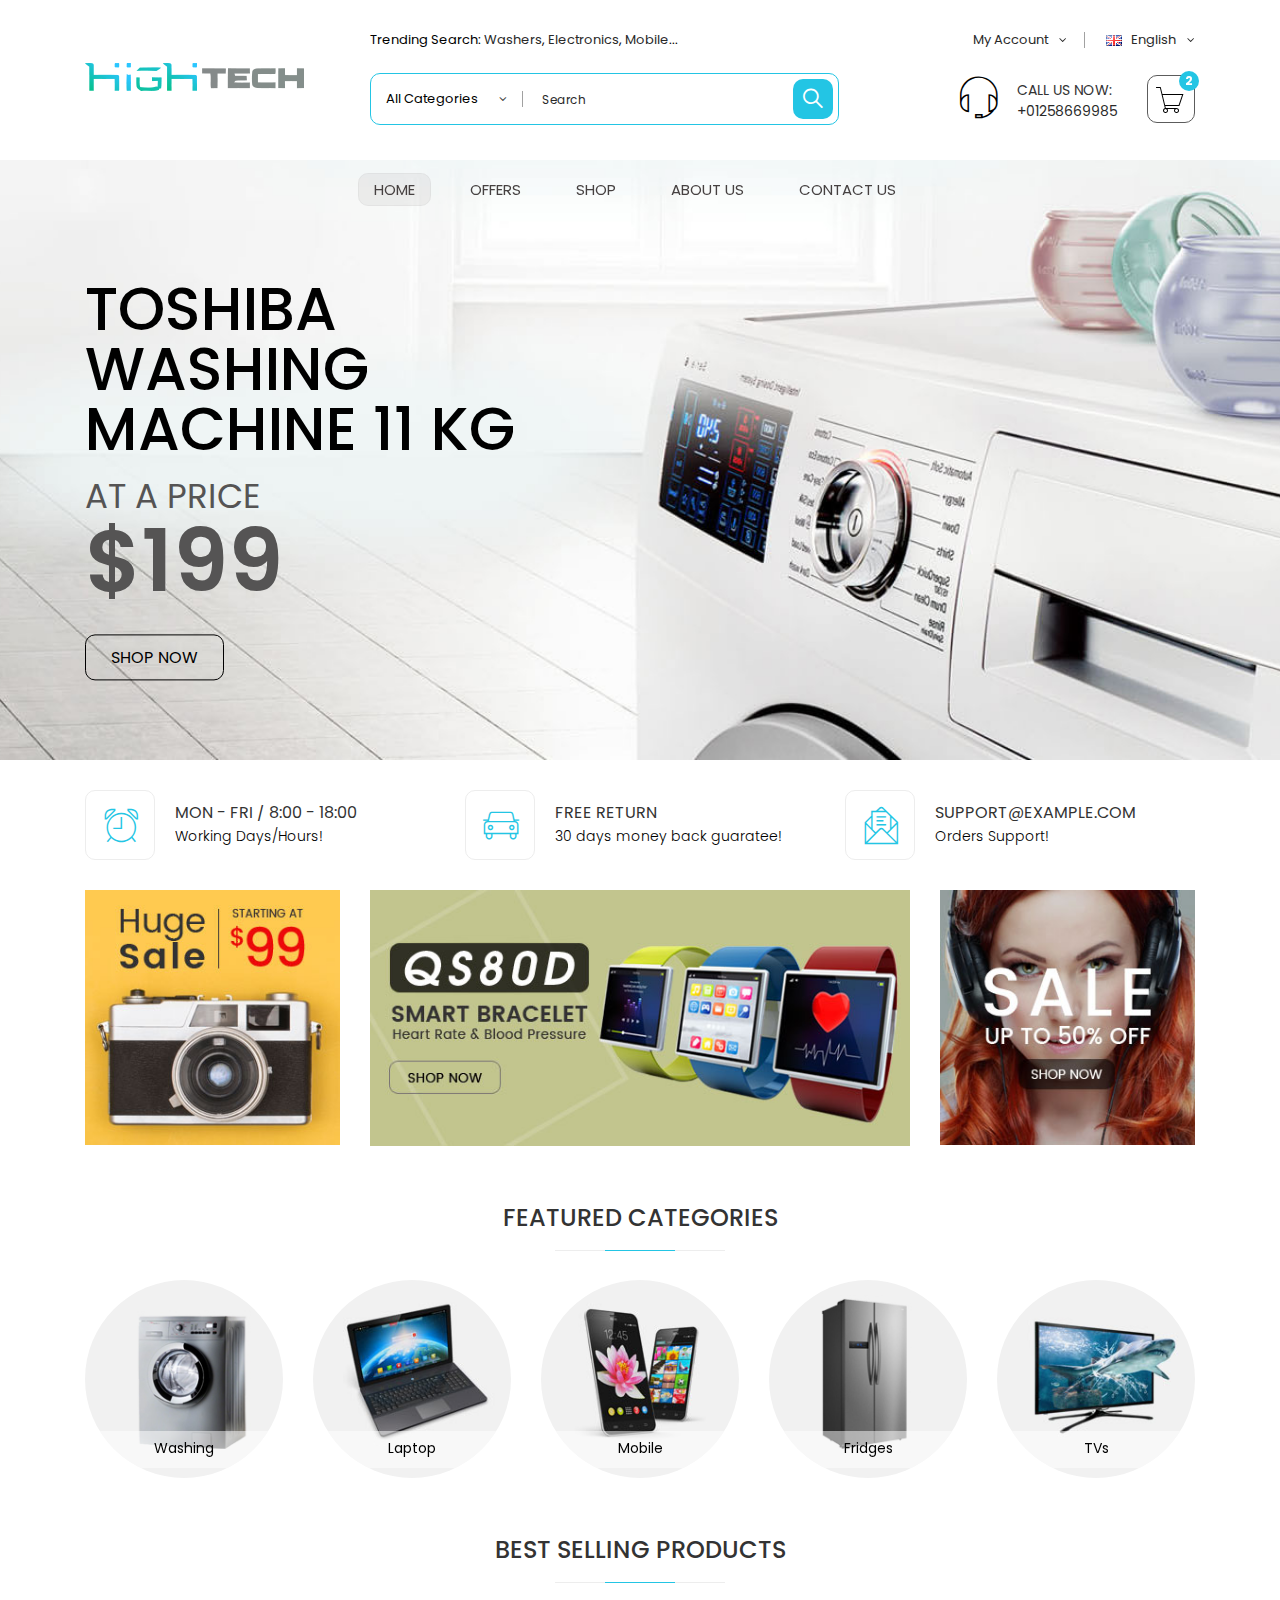
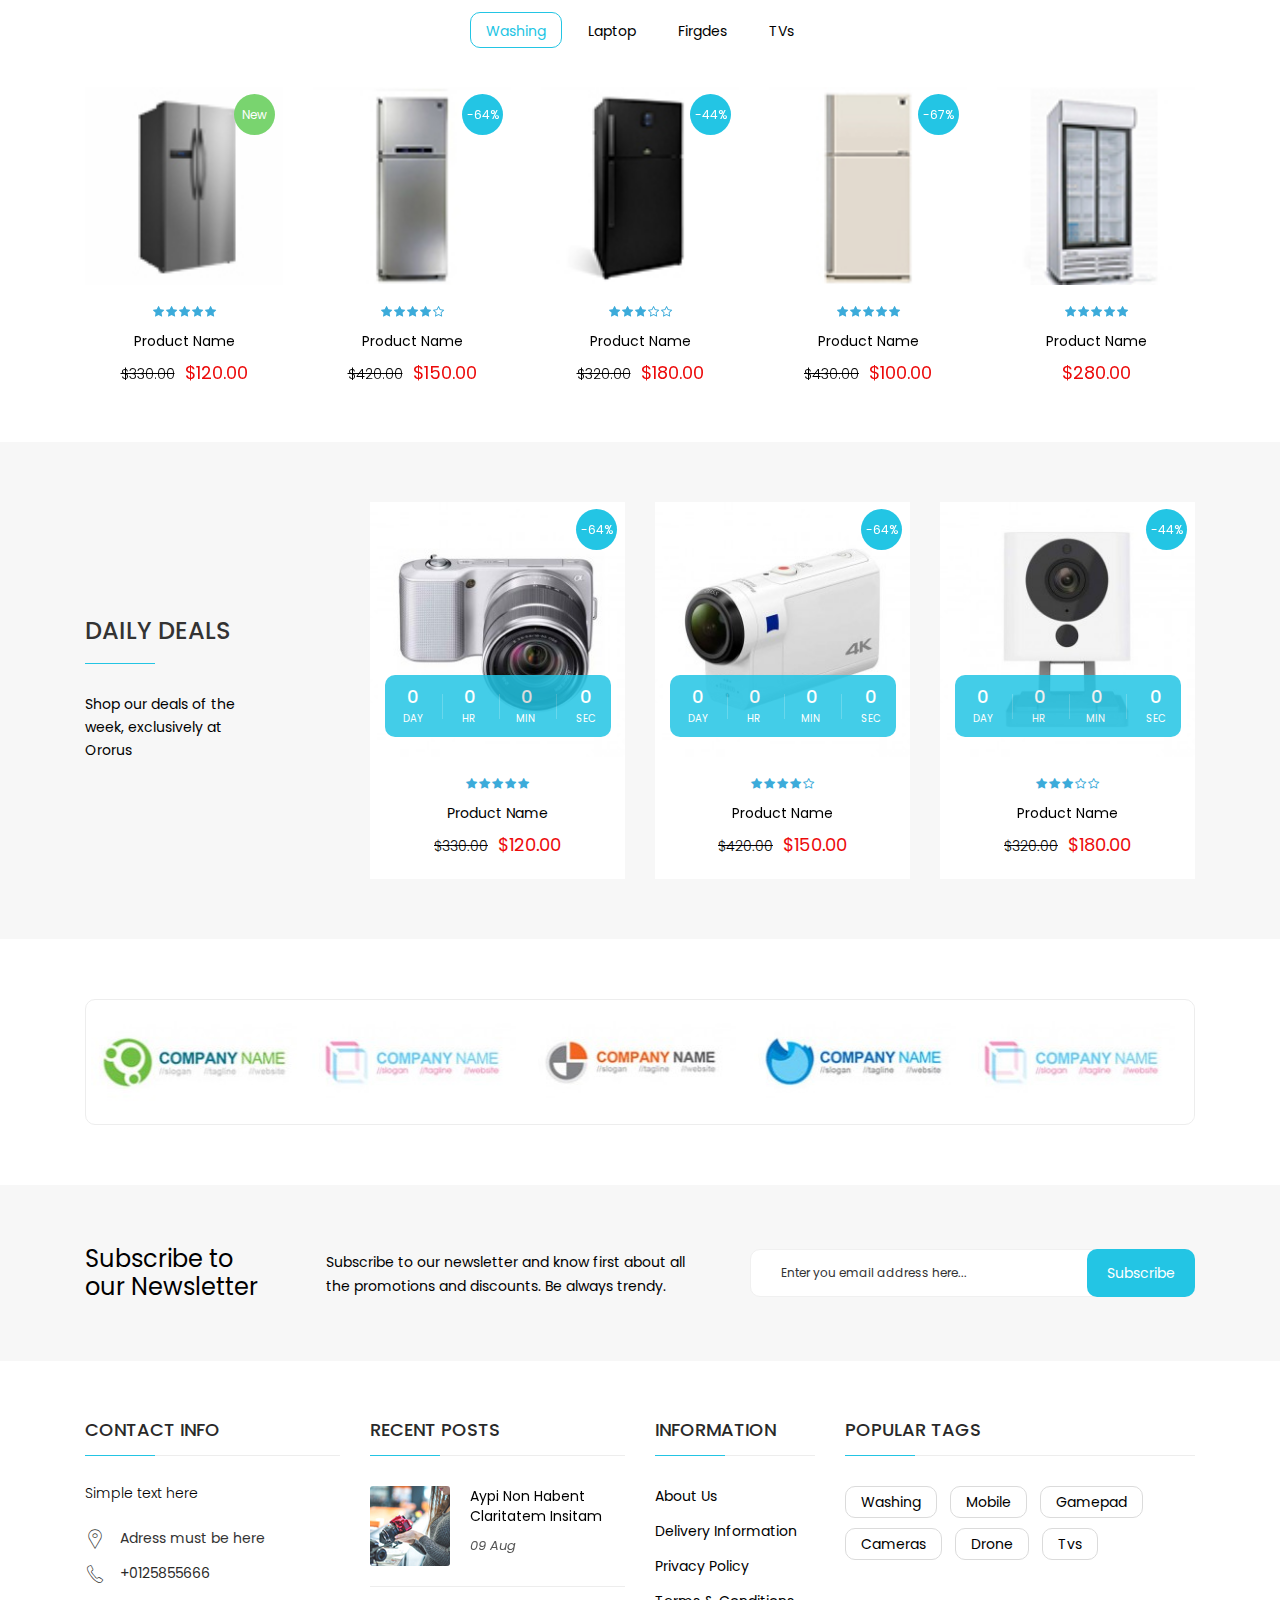
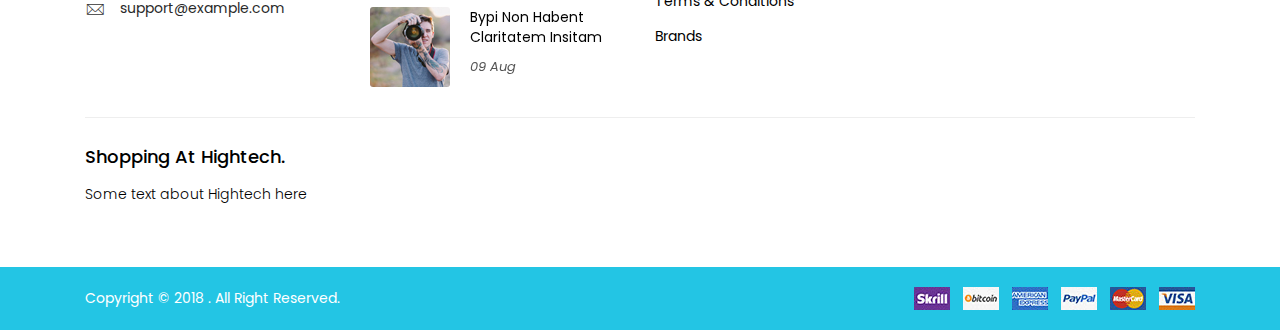
<file: index.html>
<!DOCTYPE html>
<html lang="zxx">

<head>
    <meta charset="UTF-8">
    <meta http-equiv="x-ua-compatible" content="ie=edge">
    <title>Hightech - Home Page</title>
    <meta name="description" content="Designed by Aliaa Hosny">
    <meta name="Email" content="aliaahosny77@gmail" />
    <meta name="viewport" content="width=device-width, initial-scale=1">




    <!-- CSS files
    ============================================ -->

    <!-- Boostrap stylesheet -->
    <link rel="stylesheet" href="assets/css/bootstrap.min.css">
    
    <!-- Icon Font CSS -->
    <link rel="stylesheet" href="assets/css/ionicons.min.css">
    <link rel="stylesheet" href="assets/css/font-awesome.min.css">
    <link rel="stylesheet" href="assets/css/pe-icon-7-stroke.css">

    <!-- Plugins stylesheet -->
    <link rel="stylesheet" href="assets/css/plugins.css">

    <!-- Master stylesheet -->
    <link rel="stylesheet" href="assets/css/style.css">

    <!-- Responsive stylesheet -->
    <link rel="stylesheet" href="assets/css/responsive.css">

    <!-- modernizr JS
    ============================================ -->
    <script src="assets/js/modernizr-2.8.3.min.js"></script>
</head>

<body>

    <!--[if lt IE 9]>
        <p class="browserupgrade">You are using an <strong>outdated</strong> browser. Please upgrade your browser to improve your experience.</p>
    <![endif]-->

    <!-- Start of Whole Site Wrapper with mobile menu support -->
    <div id="whole" class="whole-site-wrapper color-scheme-one">

        <!-- Start of Newsletter Popup -->
        <div id="newsletter_popup" class="newsletter-popup">
            <div class="popup-container">
                <div class="popup-close">
                    <span class="p-close"><span>X</span></span>
                </div> <!-- end of popup-close -->

                <div class="popup-area text-center">
                    <h2>Subscribe to our Newsletter</h2>
                    <div class="popup-body">
                        <p>Subscribe to the Hightech mailing list to receive updates on new arrivals, special offers and other discount information.</p>
                        <div class="subscribe-form-group">
                            <form action="#">
                                <input type="text" name="message" id="message" class="form-control" placeholder="Enter your email address" required>
                                <button type="submit" class="btn btn-secondary">Subscribe</button>
                            </form>
                        </div>
                    </div> <!-- end of popup-body -->

                    <div class="popup-footer">
                        <div class="form-check">
                            <div class="custom-checkbox">
                                <input class="form-check-input" type="checkbox" id="cancel_popup">
                                <span class="checkmark"></span>
                                <label class="form-check-label" for="cancel_popup">Don't show this popup again</label>
                            </div>
                        </div>
                    </div> <!-- end of popup-footer -->
                </div> <!-- end of popup-area -->
            </div> <!-- end of popup-container -->
        </div>
        <!-- End of Newsletter Popup -->

        <!-- Start of Header -->
        <header class="header bgc-white">
            <div class="header-area">
                <div class="container">
                    <div class="row">
                        <div class="col-12 col-sm-12 col-md-12 col-lg-3 align-self-center">
                            <div class="logo">
                                <a href="index.html"><img src="assets/images/logo.png" alt="Logo" class="img-fluid"></a>
                            </div>
                        </div>
                        <div class="col-12 col-sm-12 col-md-12 col-lg-9">
                            <div class="top-header">
                                <div class="row align-items-center">
                                    <div class="col-12 col-sm-12 col-md-7 col-lg-6 order-md-2 order-lg-1">
                                        <div class="top-search">
                                            <p>Trending Search: <a href="#">Washers</a>, <a href="#">Electronics</a>, <a href="#">Mobile</a>...</p>
                                        </div>
                                    </div>
                                    <div class="col-12 col-sm-12 col-md-12 col-lg-6 order-md-1 order-lg-2">
                                        <ul class="list-inline">
                                            <li class="top-links list-inline-item">
                                                <div class="btn-group">
                                                    <button class="btn-link dropdown-toggle">
                                                       My Account <i class="fa fa-angle-down"></i>
                                                    </button>
                                                    <div class="dropdown-menu">
                                                        <ul>
                                                           <li><a href="register.html">Register</a></li>
                                                           <li><a href="login.html">Login</a></li>
                                                           <li><a href="cart.html">Shopping Cart</a></li>
                                                           <li><a href="checkout.html">Checkout</a></li>
                                                        </ul>
                                                    </div>
                                                </div>
                                            </li>
                                            <li class="language list-inline-item">
                                                <div class="btn-group">
                                                    <button class="btn-link dropdown-toggle">
                                                        <img src="assets/images/icons/en-gb.png" alt="Icons"> English <i class="fa fa-angle-down"></i>
                                                    </button>
                                                    <div class="dropdown-menu">
                                                        <ul>
                                                           <li><a href="#"><img src="assets/images/icons/en-gb.png" alt="Icons"> العربية</a></li>
                                                           <li><a href="#"><img src="assets/images/icons/fr-fr.png" alt="Icons"> French</a></li>
                                                        </ul>
                                                    </div>
                                                </div>
                                            </li>
                                        </ul>
                                    </div>
                                </div>
                            </div> <!-- end of top-header -->

                            <div class="bottom-header">
                                <div class="row align-items-center">
                                    <div class="col-12 col-sm-12 col-md-7 col-lg-7">
                                        <div class="header-search-area">
                                            <div class="search-categories">
                                                <form action="#">
                                                    <div class="search-form-input">
                                                        <select id="select" name="select" class="nice-select">
                                                            <option>All Categories</option>
                                                            <option>Washers</option>
                                                            <option>Laptop</option>
                                                            <option>Mobile</option>
                                                            <option>Cell Phones</option>
                                                            <option>Phone Cases</option>
                                                            <option>Cell Phones</option>
                                                            <option>SmartWatch</option>
                                                            <option>Tvs</option>
                                                            <option>D-Series TVs</option>
                                                            <option>LED TVs</option>
                                                            <option>OLED TVs</option>
                                                            <option>Video Games</option>
                                                            <option>Controllers</option>
                                                            <option>PC Gamepads</option>
                                                            <option>Xbox 360</option>
                                                            <option>Shop</option>
                                                            <option>Earbud</option>
                                                            <option>Keyboard</option>
                                                            <option>Watches</option>
                                                            <option>Blazers</option>
                                                            <option>Microphones</option>
                                                        </select>
                                                        <div class="search-wrapper">
                                                            <input type="text" placeholder="Search">
                                                            <button class="header-search-btn" type="submit"><i class="ion ion-ios-search"></i></button>
                                                        </div>
                                                    </div>
                                                </form>
                                            </div>
                                        </div> <!-- end of header-search-area -->
                                    </div>
                                    <div class="col-12 col-sm-12 col-md-5 col-lg-5">
                                        <div class="header-cart-area">
                                            <div class="header-cart">
                                                <div class="btn-group">
                                                    <button class="btn-link dropdown-toggle icon-cart">
                                                        <i class="pe-7s-cart"></i>
                                                        <span class="count-style">2</span>
                                                    </button>
                                                    <div class="dropdown-menu">
                                                        <div class="shopping-cart-content">
                                                            <ul class="list-unstyled">
                                                                <li class="single-cart-item media">
                                                                    <div class="shopping-cart-img mr-4">
                                                                        <a href="#">
                                                                            <img class="img-fluid" alt="Cart Item" src="assets/images/cart/cart-1.jpg">
                                                                            <span class="product-quantity">1x</span>
                                                                        </a>
                                                                    </div>
                                                                    <div class="shopping-cart-title media-body">
                                                                        <h4><a href="#">Donec Ac Tempus</a></h4>
                                                                        <p class="cart-price">$120.00</p>
                                                                        <div class="product-attr">
                                                                            <span>Size: S</span>
                                                                            <span>Color: Black</span>
                                                                        </div>
                                                                    </div>
                                                                    <div class="shopping-cart-delete">
                                                                        <a href="#"><i class="ion ion-md-close"></i></a>
                                                                    </div>
                                                                </li>
                                                                <li class="single-cart-item media">
                                                                    <div class="shopping-cart-img mr-4">
                                                                        <a href="#">
                                                                            <img class="img-fluid" alt="Cart Item" src="assets/images/cart/cart-2.jpg">
                                                                            <span class="product-quantity">2x</span>
                                                                        </a>
                                                                    </div>
                                                                    <div class="shopping-cart-title media-body">
                                                                        <h4><a href="#">Aliquam Consequat</a></h4>
                                                                        <p class="cart-price">$200.00</p>
                                                                        <div class="product-attr">
                                                                            <span>Color: White</span>
                                                                            <span>Accessories: Yes</span>
                                                                        </div>
                                                                    </div>
                                                                    <div class="shopping-cart-delete">
                                                                        <a href="#"><i class="ion ion-md-close"></i></a>
                                                                    </div>
                                                                </li>
                                                            </ul>
                                                            <div class="shopping-cart-total">
                                                                <h4>Sub-Total : <span>$320.00</span></h4>
                                                                <h4>Total : <span>$320.00</span></h4>
                                                            </div>
                                                            <div class="shopping-cart-btn">
                                                                <a class="default-btn" href="cart.html">view cart</a>
                                                                <a class="default-btn" href="checkout.html">checkout</a>
                                                            </div>
                                                        </div>
                                                    </div>
                                                </div>
                                            </div>

                                            <div class="header-contact media">
                                                <div class="header-contact-icon mr-4">
                                                    <i class="pe-7s-headphones"></i>
                                                </div>
                                                <div class="header-contact-content media-body">
                                                    <p><span>CALL US NOW:</span> <br><a href="#">+01258669985</a></p>
                                                </div>
                                            </div>
                                        </div> <!-- end of header-cart-area -->
                                    </div>
                                </div>
                            </div> <!-- end of bottom-header -->
                        </div>
                    </div> <!-- end of row -->
                </div> <!-- end of container -->
            </div> <!-- end of header-area -->

            <!-- Start of Main and Mobile Navigation -->
            <div class="main-nav-area transparent-nav floating-nav">
                <div class="container">
                    <nav id="main_nav" class="stellarnav">
                        <ul class="text-center">
                            <li><a href="index.html"><span>Home</span></a>
                               
                            </li>
                            <li ><a href="shop-grid.html"><span>Offers</span></a>
                               
                            </li>
                            <li><a href="shop-grid.html"><span>Shop </span></a>
                              
                            </li>
                           
                            <li><a href="about.html"><span>About Us</span></a></li>
                            <li><a href="contact.html"><span>Contact Us</span></a></li>
                        </ul>
                    </nav>
                </div> <!-- end of container -->
            </div>
            <!-- End of Main and Mobile Navigation -->
        </header>
        <!-- End of Header -->

        <div class="fixed-header-space"></div> <!-- empty placeholder div for Fixed Menu bar height-->

        <!-- Start of Primary Slider Section -->
        <section class="primary-slider-section mb0">
            <div id="primary_slider" class="swiper-container">

                <!-- Slides -->
                <div class="swiper-wrapper">
                    <div class="swiper-slide bg-img-wrapper">
                        <div class="slide-inner image-placeholder">
                            <img src="assets/images/slider/home-1/slide-1.jpg" class="visually-hidden" alt="Slider Image">                          
                            <div class="container">
                                <div class="row">
                                    <div class="col-lg-12">
                                        <div class="slide-content layer-animation-1">
                                            <h1>Toshiba washing machine 11 kg</h1>
                                            <h2>At a price</h2>                                                        
                                            <p>$199</p>
                                            <div class="slide-button">
                                                <a class="default-btn transparent" href="shop-grid.html" title="Shop Now">Shop Now</a>
                                            </div>
                                        </div>
                                    </div>
                                </div>
                            </div>
                        </div>
                    </div>

                    <div class="swiper-slide bg-img-wrapper">
                        <div class="slide-inner image-placeholder">
                            <img src="assets/images/slider/home-1/slide-2.jpg" class="visually-hidden" alt="Slider Image">
                            <div class="container">
                                <div class="row">
                                    <div class="col-lg-12">
                                        <div class="slide-content layer-animation-2">
                                            <h1>Toshiba washing machine 11 kg</h1>
                                            <h2>Get up to</h2>                                                        
                                            <p>30% Off</p>
                                            <div class="slide-button">
                                                <a class="default-btn transparent" href="shop-grid.html" title="Shop Now">Shop Now</a>
                                            </div>
                                        </div>
                                    </div>
                                </div>
                            </div>
                        </div>
                    </div>
                </div>

                <!-- Slider Navigation -->
                <div class="swiper-arrow next slide"><i class="fa fa-angle-right"></i></div>
                <div class="swiper-arrow prev slide"><i class="fa fa-angle-left"></i></div>

                <!-- Slider Pagination -->
                <div class="swiper-pagination"></div>
            </div>
        </section>
        <!-- End of Primary Slider Section -->

        <!-- Start of Main Content Wrapper -->
        <main id="content" class="main-content-wrapper">
            
            <!-- Start of Support Section -->
            <section class="support-section mb0 mt-half">
                <div class="container">
                    <div class="row align-items-center">
                        <div class="col-12 col-md-4 col-lg-4">
                            <div class="feature-box media align-items-center">
                                <div class="feature-icon mr-4 mr-md-3 mr-lg-4"><i class="pe-7s-alarm"></i></div>
                                <div class="feature-content media-body">
                                    <h2>Mon - Fri / 8:00 - 18:00</h2>
                                    <p>Working Days/Hours!</p>
                                </div>
                            </div> <!-- end of feaure-box -->
                        </div>
                        <div class="col-12 col-md-4 col-lg-4">
                            <div class="feature-box media align-items-center">
                                <div class="feature-icon mr-4 mr-md-3 mr-lg-4"><i class="pe-7s-car"></i></div>
                                <div class="feature-content media-body">
                                    <h2>Free Return</h2>
                                    <p>30 days money back guaratee!</p>
                                </div>
                            </div> <!-- end of feaure-box -->
                        </div>
                        <div class="col-12 col-md-4 col-lg-4">
                            <div class="feature-box media align-items-center">
                                <div class="feature-icon mr-4 mr-md-3 mr-lg-4"><i class="pe-7s-mail-open-file"></i></div>
                                <div class="feature-content media-body">
                                    <h2>support@example.com</h2>
                                    <p>Orders Support!</p>
                                </div>
                            </div> <!-- end of feaure-box -->
                        </div>
                    </div>
                </div>
            </section>
            <!-- End of Support Section -->

            <!-- Start of Banner Section -->
            <div class="banner-section mb-half">
                <div class="container">
                    <div class="row">
                        <div class="col-6 col-sm-6 col-md-3 col-lg-3">
                            <div class="promo-banner hover-effect-1">
                                <a href="#">
                                    <img src="assets/images/banners/banner-1.jpg" alt="Promo Banner">
                                </a>
                            </div> <!-- end of promo-banner -->
                        </div>
                        <div class="col-12 order-3 col-sm-12 order-sm-3 col-md-6 order-md-2 col-lg-6">
                            <div class="promo-banner hover-effect-1">
                                <a href="#">
                                    <img src="assets/images/banners/banner-2.jpg" alt="Promo Banner">
                                </a>
                            </div> <!-- end of promo-banner -->
                        </div>
                        <div class="col-6 order-2 col-sm-6 order-sm-2 col-md-3 order-md-3 col-lg-3">
                            <div class="promo-banner hover-effect-1">
                                <a href="#">
                                    <img src="assets/images/banners/banner-3.jpg" alt="Promo Banner">
                                </a>
                            </div>
                        </div> <!-- end of promo-banner -->
                    </div> <!-- end of row -->

                    
                </div> <!-- end of container -->
            </div>
            <!-- End of Banner Section -->

            <!-- Start of Featured Category -->
            <section class="feature-category">
                <div class="container">
                    <div class="row">
                        <div class="col-12 col-md-12">
                            <div class="section-title">
                                <h2>Featured Categories</h2>
                            </div>
                        </div>
                    </div> <!-- end of row -->

                    <div class="row">
                        <div class="col-12 col-md-12">
                            <div class="categories-carousel product-carousel" data-visible-slide="5" data-loop="false" data-speed="1000">

                                <!-- Slides -->
                                <div class="swiper-wrapper">
                                    <div class="single-category swiper-slide">
                                        <div class="media-wrapper">
                                            <div class="media-image">
                                                <a href="shop-grid.html"><img src="assets/images/category/fcat-1.jpg" alt="Category Image"></a>
                                            </div>
                                            <div class="media-content">
                                                <h2><a href="shop-grid.html">Washing</a></h2>
                                            </div>
                                        </div>
                                    </div> <!-- end of single-category -->

                                    <div class="single-category swiper-slide">
                                        <div class="media-wrapper">
                                            <div class="media-image">
                                                <a href="shop-grid.html"><img src="assets/images/category/fcat-2.jpg" alt="Category Image"></a>
                                            </div>
                                            <div class="media-content">
                                                <h2><a href="shop-grid.html">Laptop</a></h2>
                                            </div>
                                        </div>
                                    </div> <!-- end of single-category -->

                                    <div class="single-category swiper-slide">
                                        <div class="media-wrapper">
                                            <div class="media-image">
                                                <a href="shop-grid.html"><img src="assets/images/category/fcat-3.jpg" alt="Category Image"></a>
                                            </div>
                                            <div class="media-content">
                                                <h2><a href="shop-grid.html">Mobile</a></h2>
                                            </div>
                                        </div>
                                    </div> <!-- end of single-category -->

                                    <div class="single-category swiper-slide">
                                        <div class="media-wrapper">
                                            <div class="media-image">
                                                <a href="shop-grid.html"><img src="assets/images/category/fcat-4.jpg" alt="Category Image"></a>
                                            </div>
                                            <div class="media-content">
                                                <h2><a href="shop-grid.html">Fridges</a></h2>
                                            </div>
                                        </div>
                                    </div> <!-- end of single-category -->

                                    <div class="single-category swiper-slide">
                                        <div class="media-wrapper">
                                            <div class="media-image">
                                                <a href="shop-grid.html"><img src="assets/images/category/fcat-5.jpg" alt="Category Image"></a>
                                            </div>
                                            <div class="media-content">
                                                <h2><a href="shop-grid.html">TVs</a></h2>
                                            </div>
                                        </div>
                                    </div> <!-- end of single-category -->

                                    <div class="single-category swiper-slide">
                                        <div class="media-wrapper">
                                            <div class="media-image">
                                                <a href="shop-grid.html"><img src="assets/images/category/fcat-6.jpg" alt="Category Image"></a>
                                            </div>
                                            <div class="media-content">
                                                <h2><a href="shop-grid.html">Video Games</a></h2>
                                            </div>
                                        </div>
                                    </div> <!-- end of single-category -->
                                </div> <!-- end of swiper-wrapper -->

                                <!-- Navigation -->
                                <div class="swiper-arrow next"><i class="fa fa-angle-right"></i></div>
                                <div class="swiper-arrow prev"><i class="fa fa-angle-left"></i></div>
                            </div> <!-- end of categories-carousel -->
                        </div>
                    </div> <!-- end of row -->
                </div> <!-- end of container -->
            </section>
            <!-- End of Featured Category -->

            <!-- Start of Best Selling Section -->
            <section class="best-selling-section">
                <div class="container">
                    <div class="row">
                        <div class="col-12 col-md-12">
                            <div class="section-title">
                                <h2>Best Selling Products</h2>
                            </div>
                        </div>
                    </div> <!-- end of row -->

                    <div class="row">
                        <div class="col-12 col-md-12">

                            <!-- Nav Pills -->
                            <ul class="nav nav-pills mb-5 justify-content-center" id="best_products" role="tablist">
                                <li class="nav-item">
                                    <a class="nav-link active" id="nav_gamepad" data-toggle="pill" href="#category_gamepad" role="tab" aria-controls="category_gamepad" aria-selected="true">Washing</a>
                                </li>
                                <li class="nav-item">
                                    <a class="nav-link" id="nav_laptop" data-toggle="pill" href="#category_laptop" role="tab" aria-controls="category_laptop" aria-selected="false">laptop</a>
                                </li>
                                <li class="nav-item">
                                    <a class="nav-link" id="nav_smartwatch" data-toggle="pill" href="#category_smartwatch" role="tab" aria-controls="category_smartwatch" aria-selected="false">Firgdes</a>
                                </li>
                                <li class="nav-item">
                                    <a class="nav-link" id="nav_tvs" data-toggle="pill" href="#category_tvs" role="tab" aria-controls="category_tvs" aria-selected="false">TVs</a>
                                </li>
                            </ul> <!-- end of nav -->

                            <!-- Tab Contents -->
                            <div class="tab-content" id="best_products_contents">
                                <div class="tab-pane fade show active" id="category_gamepad" role="tabpanel" aria-labelledby="nav_gamepad">
                                    <div class="product-carousel" data-visible-slide="5" data-loop="true" data-speed="1000">

                                        <!-- Slides -->
                                        <div class="swiper-wrapper">
                                            <div class="swiper-slide product-layout product-grid">
                                                <div class="product-thumb">
                                                    <div class="product-inner">
                                                        <div class="product-image">
                                                            <div class="label-product label-new">New</div>
                                                            <a href="single-product.html">
                                                                <img src="assets/images/products/best/products-1-2.jpg" alt="Proin Lectus Ipsum" class="hover-image">
                                                                <img src="assets/images/products/best/products-1-1.jpg" alt="Proin Lectus Ipsum" title="Proin Lectus Ipsum">
                                                            </a>
                                                            <div class="action-links">
                                                                <a class="action-btn btn-cart" href="#" title="Add to Cart"><i class="pe-7s-cart"></i></a>
                                                                <a class="action-btn btn-wishlist" href="#" title="Add to Wishlist"><i class="pe-7s-like"></i></a>
                                                                <a class="action-btn btn-compare" href="#" title="Add to Compare"><i class="pe-7s-refresh-2"></i></a>
                                                                <a class="action-btn btn-quickview" data-toggle="modal" data-target="#product_quick_view" href="#" title="Quick View"><i class="pe-7s-search"></i></a>
                                                            </div>
                                                        </div> <!-- end of product-image -->

                                                        <div class="product-caption">
                                                            <div class="product-ratings">
                                                                <div class="rating-box">
                                                                    <ul class="rating d-flex">
                                                                        <li><i class="fa fa-star"></i></li>
                                                                        <li><i class="fa fa-star"></i></li>
                                                                        <li><i class="fa fa-star"></i></li>
                                                                        <li><i class="fa fa-star"></i></li>
                                                                        <li><i class="fa fa-star"></i></li>
                                                                    </ul>
                                                                </div>
                                                            </div>
                                                            <h4 class="product-name"><a href="single-product.html">Product name</a></h4>
                                                            <p class="product-price">
                                                                <span class="price-old">$330.00</span>
                                                                <span class="price-new">$120.00</span>
                                                            </p>
                                                        </div><!-- end of product-caption -->
                                                    </div><!-- end of product-inner -->
                                                </div><!-- end of product-thumb -->
                                            </div> <!-- end of product-layout -->

                                            <div class="swiper-slide product-layout product-grid">
                                                <div class="product-thumb">
                                                    <div class="product-inner">
                                                        <div class="product-image">
                                                            <div class="label-product label-sale">-64%</div>
                                                            <a href="single-product.html">
                                                                <img src="assets/images/products/best/products-2-2.jpg" alt="Proin Lectus Ipsum" class="hover-image">
                                                                <img src="assets/images/products/best/products-2-1.jpg" alt="Proin Lectus Ipsum" title="Proin Lectus Ipsum">
                                                            </a>
                                                            <div class="action-links">
                                                                <a class="action-btn btn-cart" href="#" title="Add to Cart"><i class="pe-7s-cart"></i></a>
                                                                <a class="action-btn btn-wishlist" href="#" title="Add to Wishlist"><i class="pe-7s-like"></i></a>
                                                                <a class="action-btn btn-compare" href="#" title="Add to Compare"><i class="pe-7s-refresh-2"></i></a>
                                                                <a class="action-btn btn-quickview" data-toggle="modal" data-target="#product_quick_view" href="#" title="Quick View"><i class="pe-7s-search"></i></a>
                                                            </div>
                                                        </div> <!-- end of product-image -->

                                                        <div class="product-caption">
                                                            <div class="product-ratings">
                                                                <div class="rating-box">
                                                                    <ul class="rating d-flex">
                                                                        <li><i class="fa fa-star"></i></li>
                                                                        <li><i class="fa fa-star"></i></li>
                                                                        <li><i class="fa fa-star"></i></li>
                                                                        <li><i class="fa fa-star"></i></li>
                                                                        <li><i class="fa fa-star-o"></i></li>
                                                                    </ul>
                                                                </div>
                                                            </div>
                                                            <h4 class="product-name"><a href="single-product.html">Product name</a></h4>
                                                            <p class="product-price">
                                                                <span class="price-old">$420.00</span>
                                                                <span class="price-new">$150.00</span>
                                                            </p>
                                                        </div><!-- end of product-caption -->
                                                    </div><!-- end of product-inner -->
                                                </div><!-- end of product-thumb -->
                                            </div> <!-- end of product-layout -->

                                            <div class="swiper-slide product-layout product-grid">
                                                <div class="product-thumb">
                                                    <div class="product-inner">
                                                        <div class="product-image">
                                                            <div class="label-product label-sale">-44%</div>
                                                            <a href="single-product.html">
                                                                <img src="assets/images/products/best/products-3-2.jpg" alt="Proin Lectus Ipsum" class="hover-image">
                                                                <img src="assets/images/products/best/products-3-1.jpg" alt="Proin Lectus Ipsum" title="Proin Lectus Ipsum">
                                                            </a>
                                                            <div class="action-links">
                                                                <a class="action-btn btn-cart" href="#" title="Add to Cart"><i class="pe-7s-cart"></i></a>
                                                                <a class="action-btn btn-wishlist" href="#" title="Add to Wishlist"><i class="pe-7s-like"></i></a>
                                                                <a class="action-btn btn-compare" href="#" title="Add to Compare"><i class="pe-7s-refresh-2"></i></a>
                                                                <a class="action-btn btn-quickview" data-toggle="modal" data-target="#product_quick_view" href="#" title="Quick View"><i class="pe-7s-search"></i></a>
                                                            </div>
                                                        </div> <!-- end of product-image -->

                                                        <div class="product-caption">
                                                            <div class="product-ratings">
                                                                <div class="rating-box">
                                                                    <ul class="rating d-flex">
                                                                        <li><i class="fa fa-star"></i></li>
                                                                        <li><i class="fa fa-star"></i></li>
                                                                        <li><i class="fa fa-star"></i></li>
                                                                        <li><i class="fa fa-star-o"></i></li>
                                                                        <li><i class="fa fa-star-o"></i></li>
                                                                    </ul>
                                                                </div>
                                                            </div>
                                                            <h4 class="product-name"><a href="single-product.html">Product name</a></h4>
                                                            <p class="product-price">
                                                                <span class="price-old">$320.00</span>
                                                                <span class="price-new">$180.00</span>
                                                            </p>
                                                        </div><!-- end of product-caption -->
                                                    </div><!-- end of product-inner -->
                                                </div><!-- end of product-thumb -->
                                            </div> <!-- end of product-layout -->

                                            <div class="swiper-slide product-layout product-grid">
                                                <div class="product-thumb">
                                                    <div class="product-inner">
                                                        <div class="product-image">
                                                            <div class="label-product label-sale">-67%</div>
                                                            <a href="single-product.html">
                                                                <img src="assets/images/products/best/products-4-2.jpg" alt="Proin Lectus Ipsum" class="hover-image">
                                                                <img src="assets/images/products/best/products-4-1.jpg" alt="Proin Lectus Ipsum" title="Proin Lectus Ipsum">
                                                            </a>
                                                            <div class="action-links">
                                                                <a class="action-btn btn-cart" href="#" title="Add to Cart"><i class="pe-7s-cart"></i></a>
                                                                <a class="action-btn btn-wishlist" href="#" title="Add to Wishlist"><i class="pe-7s-like"></i></a>
                                                                <a class="action-btn btn-compare" href="#" title="Add to Compare"><i class="pe-7s-refresh-2"></i></a>
                                                                <a class="action-btn btn-quickview" data-toggle="modal" data-target="#product_quick_view" href="#" title="Quick View"><i class="pe-7s-search"></i></a>
                                                            </div>
                                                        </div> <!-- end of product-image -->

                                                        <div class="product-caption">
                                                            <div class="product-ratings">
                                                                <div class="rating-box">
                                                                    <ul class="rating d-flex">
                                                                        <li><i class="fa fa-star"></i></li>
                                                                        <li><i class="fa fa-star"></i></li>
                                                                        <li><i class="fa fa-star"></i></li>
                                                                        <li><i class="fa fa-star"></i></li>
                                                                        <li><i class="fa fa-star"></i></li>
                                                                    </ul>
                                                                </div>
                                                            </div>
                                                            <h4 class="product-name"><a href="single-product.html">Product name</a></h4>
                                                            <p class="product-price">
                                                                <span class="price-old">$430.00</span>
                                                                <span class="price-new">$100.00</span>
                                                            </p>
                                                        </div><!-- end of product-caption -->
                                                    </div><!-- end of product-inner -->
                                                </div><!-- end of product-thumb -->
                                            </div> <!-- end of product-layout -->

                                            <div class="swiper-slide product-layout product-grid">
                                                <div class="product-thumb">
                                                    <div class="product-inner">
                                                        <div class="product-image">
                                                            <a href="#">
                                                                <img src="assets/images/products/best/products-5-2.jpg" alt="Proin Lectus Ipsum" class="hover-image">
                                                                <img src="assets/images/products/best/products-5-1.jpg" alt="Proin Lectus Ipsum" title="Proin Lectus Ipsum">
                                                            </a>
                                                            <div class="action-links">
                                                                <a class="action-btn btn-cart" href="#" title="Add to Cart"><i class="pe-7s-cart"></i></a>
                                                                <a class="action-btn btn-wishlist" href="#" title="Add to Wishlist"><i class="pe-7s-like"></i></a>
                                                                <a class="action-btn btn-compare" href="#" title="Add to Compare"><i class="pe-7s-refresh-2"></i></a>
                                                                <a class="action-btn btn-quickview" data-toggle="modal" data-target="#product_quick_view" href="#" title="Quick View"><i class="pe-7s-search"></i></a>
                                                            </div>
                                                        </div> <!-- end of product-image -->

                                                        <div class="product-caption">
                                                            <div class="product-ratings">
                                                                <div class="rating-box">
                                                                    <ul class="rating d-flex">
                                                                        <li><i class="fa fa-star"></i></li>
                                                                        <li><i class="fa fa-star"></i></li>
                                                                        <li><i class="fa fa-star"></i></li>
                                                                        <li><i class="fa fa-star"></i></li>
                                                                        <li><i class="fa fa-star"></i></li>
                                                                    </ul>
                                                                </div>
                                                            </div>
                                                            <h4 class="product-name"><a href="single-product.html">Product name</a></h4>
                                                            <p class="product-price">
                                                                <span class="price-new">$280.00</span>
                                                            </p>
                                                        </div><!-- end of product-caption -->
                                                    </div><!-- end of product-inner -->
                                                </div><!-- end of product-thumb -->
                                            </div> <!-- end of product-layout -->

                                            <div class="swiper-slide product-layout product-grid">
                                                <div class="product-thumb">
                                                    <div class="product-inner">
                                                        <div class="product-image">
                                                            <a href="#">
                                                                <img src="assets/images/products/best/products-6-2.jpg" alt="Proin Lectus Ipsum" class="hover-image">
                                                                <img src="assets/images/products/best/products-6-1.jpg" alt="Proin Lectus Ipsum" title="Proin Lectus Ipsum">
                                                            </a>
                                                            <div class="action-links">
                                                                <a class="action-btn btn-cart" href="#" title="Add to Cart"><i class="pe-7s-cart"></i></a>
                                                                <a class="action-btn btn-wishlist" href="#" title="Add to Wishlist"><i class="pe-7s-like"></i></a>
                                                                <a class="action-btn btn-compare" href="#" title="Add to Compare"><i class="pe-7s-refresh-2"></i></a>
                                                                <a class="action-btn btn-quickview" data-toggle="modal" data-target="#product_quick_view" href="#" title="Quick View"><i class="pe-7s-search"></i></a>
                                                            </div>
                                                        </div> <!-- end of product-image -->

                                                        <div class="product-caption">
                                                            <div class="product-ratings">
                                                                <div class="rating-box">
                                                                    <ul class="rating d-flex">
                                                                        <li><i class="fa fa-star"></i></li>
                                                                        <li><i class="fa fa-star"></i></li>
                                                                        <li><i class="fa fa-star"></i></li>
                                                                        <li><i class="fa fa-star"></i></li>
                                                                        <li><i class="fa fa-star"></i></li>
                                                                    </ul>
                                                                </div>
                                                            </div>
                                                            <h4 class="product-name"><a href="single-product.html">Product name</a></h4>
                                                            <p class="product-price">
                                                                <span class="price-new">$100.00</span>
                                                            </p>
                                                        </div><!-- end of product-caption -->
                                                    </div><!-- end of product-inner -->
                                                </div><!-- end of product-thumb -->
                                            </div> <!-- end of product-layout -->

                                            <div class="swiper-slide product-layout product-grid">
                                                <div class="product-thumb">
                                                    <div class="product-inner">
                                                        <div class="product-image">
                                                            <div class="label-product label-new">New</div>
                                                            <a href="single-product.html">
                                                                <img src="assets/images/products/best/products-7-2.jpg" alt="Proin Lectus Ipsum" class="hover-image">
                                                                <img src="assets/images/products/best/products-7-1.jpg" alt="Proin Lectus Ipsum" title="Proin Lectus Ipsum">
                                                            </a>
                                                            <div class="action-links">
                                                                <a class="action-btn btn-cart" href="#" title="Add to Cart"><i class="pe-7s-cart"></i></a>
                                                                <a class="action-btn btn-wishlist" href="#" title="Add to Wishlist"><i class="pe-7s-like"></i></a>
                                                                <a class="action-btn btn-compare" href="#" title="Add to Compare"><i class="pe-7s-refresh-2"></i></a>
                                                                <a class="action-btn btn-quickview" data-toggle="modal" data-target="#product_quick_view" href="#" title="Quick View"><i class="pe-7s-search"></i></a>
                                                            </div>
                                                        </div> <!-- end of product-image -->

                                                        <div class="product-caption">
                                                            <div class="product-ratings">
                                                                <div class="rating-box">
                                                                    <ul class="rating d-flex">
                                                                        <li><i class="fa fa-star"></i></li>
                                                                        <li><i class="fa fa-star"></i></li>
                                                                        <li><i class="fa fa-star"></i></li>
                                                                        <li><i class="fa fa-star"></i></li>
                                                                        <li><i class="fa fa-star-o"></i></li>
                                                                    </ul>
                                                                </div>
                                                            </div>
                                                            <h4 class="product-name"><a href="single-product.html">Product name</a></h4>
                                                            <p class="product-price">
                                                                <span class="price-new">$240.00</span>
                                                            </p>
                                                        </div><!-- end of product-caption -->
                                                    </div><!-- end of product-inner -->
                                                </div><!-- end of product-thumb -->
                                            </div> <!-- end of product-layout -->

                                            <div class="swiper-slide product-layout product-grid">
                                                <div class="product-thumb">
                                                    <div class="product-inner">
                                                        <div class="product-image">
                                                            <div class="label-product label-new">New</div>
                                                            <a href="single-product.html">
                                                                <img src="assets/images/products/best/products-8-2.jpg" alt="Proin Lectus Ipsum" class="hover-image">
                                                                <img src="assets/images/products/best/products-8-1.jpg" alt="Proin Lectus Ipsum" title="Proin Lectus Ipsum">
                                                            </a>
                                                            <div class="action-links">
                                                                <a class="action-btn btn-cart" href="#" title="Add to Cart"><i class="pe-7s-cart"></i></a>
                                                                <a class="action-btn btn-wishlist" href="#" title="Add to Wishlist"><i class="pe-7s-like"></i></a>
                                                                <a class="action-btn btn-compare" href="#" title="Add to Compare"><i class="pe-7s-refresh-2"></i></a>
                                                                <a class="action-btn btn-quickview" data-toggle="modal" data-target="#product_quick_view" href="#" title="Quick View"><i class="pe-7s-search"></i></a>
                                                            </div>
                                                        </div> <!-- end of product-image -->

                                                        <div class="product-caption">
                                                            <div class="product-ratings">
                                                                <div class="rating-box">
                                                                    <ul class="rating d-flex">
                                                                        <li><i class="fa fa-star"></i></li>
                                                                        <li><i class="fa fa-star"></i></li>
                                                                        <li><i class="fa fa-star"></i></li>
                                                                        <li><i class="fa fa-star-o"></i></li>
                                                                        <li><i class="fa fa-star-o"></i></li>
                                                                    </ul>
                                                                </div>
                                                            </div>
                                                            <h4 class="product-name"><a href="single-product.html">Product name</a></h4>
                                                            <p class="product-price">
                                                                <span class="price-new">$180.00</span>
                                                            </p>
                                                        </div><!-- end of product-caption -->
                                                    </div><!-- end of product-inner -->
                                                </div><!-- end of product-thumb -->
                                            </div> <!-- end of product-layout -->

                                            <div class="swiper-slide product-layout product-grid">
                                                <div class="product-thumb">
                                                    <div class="product-inner">
                                                        <div class="product-image">
                                                            <div class="label-product label-new">New</div>
                                                            <a href="single-product.html">
                                                                <img src="assets/images/products/best/products-9-1.jpg" alt="Proin Lectus Ipsum" title="Proin Lectus Ipsum">
                                                            </a>
                                                            <div class="action-links">
                                                                <a class="action-btn btn-cart" href="#" title="Add to Cart"><i class="pe-7s-cart"></i></a>
                                                                <a class="action-btn btn-wishlist" href="#" title="Add to Wishlist"><i class="pe-7s-like"></i></a>
                                                                <a class="action-btn btn-compare" href="#" title="Add to Compare"><i class="pe-7s-refresh-2"></i></a>
                                                                <a class="action-btn btn-quickview" data-toggle="modal" data-target="#product_quick_view" href="#" title="Quick View"><i class="pe-7s-search"></i></a>
                                                            </div>
                                                        </div> <!-- end of product-image -->

                                                        <div class="product-caption">
                                                            <div class="product-ratings">
                                                                <div class="rating-box">
                                                                    <ul class="rating d-flex">
                                                                        <li><i class="fa fa-star"></i></li>
                                                                        <li><i class="fa fa-star"></i></li>
                                                                        <li><i class="fa fa-star"></i></li>
                                                                        <li><i class="fa fa-star"></i></li>
                                                                        <li><i class="fa fa-star"></i></li>
                                                                    </ul>
                                                                </div>
                                                            </div>
                                                            <h4 class="product-name"><a href="single-product.html">Product name</a></h4>
                                                            <p class="product-price">
                                                                <span class="price-new">$260.00</span>
                                                            </p>
                                                        </div><!-- end of product-caption -->
                                                    </div><!-- end of product-inner -->
                                                </div><!-- end of product-thumb -->
                                            </div> <!-- end of product-layout -->

                                            <div class="swiper-slide product-layout product-grid">
                                                <div class="product-thumb">
                                                    <div class="product-inner">
                                                        <div class="product-image">
                                                            <div class="label-product label-sale">-53%</div>
                                                            <a href="single-product.html">
                                                                <img src="assets/images/products/best/products-10-2.jpg" alt="Proin Lectus Ipsum" class="hover-image">
                                                                <img src="assets/images/products/best/products-10-1.jpg" alt="Proin Lectus Ipsum" title="Proin Lectus Ipsum">
                                                            </a>
                                                            <div class="action-links">
                                                                <a class="action-btn btn-cart" href="#" title="Add to Cart"><i class="pe-7s-cart"></i></a>
                                                                <a class="action-btn btn-wishlist" href="#" title="Add to Wishlist"><i class="pe-7s-like"></i></a>
                                                                <a class="action-btn btn-compare" href="#" title="Add to Compare"><i class="pe-7s-refresh-2"></i></a>
                                                                <a class="action-btn btn-quickview" data-toggle="modal" data-target="#product_quick_view" href="#" title="Quick View"><i class="pe-7s-search"></i></a>
                                                            </div>
                                                        </div> <!-- end of product-image -->

                                                        <div class="product-caption">
                                                            <div class="product-ratings">
                                                                <div class="rating-box">
                                                                    <ul class="rating d-flex">
                                                                        <li><i class="fa fa-star"></i></li>
                                                                        <li><i class="fa fa-star"></i></li>
                                                                        <li><i class="fa fa-star"></i></li>
                                                                        <li><i class="fa fa-star-o"></i></li>
                                                                        <li><i class="fa fa-star-o"></i></li>
                                                                    </ul>
                                                                </div>
                                                            </div>
                                                            <h4 class="product-name"><a href="single-product.html">Lorem Ipsum</a></h4>
                                                            <p class="product-price">
                                                                <span class="price-old">$430.00</span>
                                                                <span class="price-new">$200.00</span>
                                                            </p>
                                                        </div><!-- end of product-caption -->
                                                    </div><!-- end of product-inner -->
                                                </div><!-- end of product-thumb -->
                                            </div> <!-- end of product-layout -->
                                        </div> <!-- end of swiper-wrapper -->
                                        <div class="swiper-arrow next"><i class="fa fa-angle-right"></i></div>
                                        <div class="swiper-arrow prev"><i class="fa fa-angle-left"></i></div>
                                    </div> <!-- end of product-carousel -->
                                </div> <!-- end of tab-pane -->

                                <div class="tab-pane fade" id="category_laptop" role="tabpanel" aria-labelledby="nav_laptop">
                                    <div class="product-carousel" data-visible-slide="5" data-loop="true" data-speed="1000">

                                        <!-- Slides -->
                                        <div class="swiper-wrapper">
                                            <div class="swiper-slide product-layout product-grid">
                                                <div class="product-thumb">
                                                    <div class="product-inner">
                                                        <div class="product-image">
                                                            <div class="label-product label-new">New</div>
                                                            <a href="single-product.html">
                                                                <img src="assets/images/products/best/products-1-2.jpg" alt="Proin Lectus Ipsum" class="hover-image">
                                                                <img src="assets/images/products/best/products-1-1.jpg" alt="Proin Lectus Ipsum" title="Proin Lectus Ipsum">
                                                            </a>
                                                            <div class="action-links">
                                                                <a class="action-btn btn-cart" href="#" title="Add to Cart"><i class="pe-7s-cart"></i></a>
                                                                <a class="action-btn btn-wishlist" href="#" title="Add to Wishlist"><i class="pe-7s-like"></i></a>
                                                                <a class="action-btn btn-compare" href="#" title="Add to Compare"><i class="pe-7s-refresh-2"></i></a>
                                                                <a class="action-btn btn-quickview" data-toggle="modal" data-target="#product_quick_view" href="#" title="Quick View"><i class="pe-7s-search"></i></a>
                                                            </div>
                                                        </div> <!-- end of product-image -->

                                                        <div class="product-caption">
                                                            <div class="product-ratings">
                                                                <div class="rating-box">
                                                                    <ul class="rating d-flex">
                                                                        <li><i class="fa fa-star"></i></li>
                                                                        <li><i class="fa fa-star"></i></li>
                                                                        <li><i class="fa fa-star"></i></li>
                                                                        <li><i class="fa fa-star"></i></li>
                                                                        <li><i class="fa fa-star"></i></li>
                                                                    </ul>
                                                                </div>
                                                            </div>
                                                            <h4 class="product-name"><a href="single-product.html">Product name</a></h4>
                                                            <p class="product-price">
                                                                <span class="price-old">$330.00</span>
                                                                <span class="price-new">$120.00</span>
                                                            </p>
                                                        </div><!-- end of product-caption -->
                                                    </div><!-- end of product-inner -->
                                                </div><!-- end of product-thumb -->
                                            </div> <!-- end of product-layout -->

                                            <div class="swiper-slide product-layout product-grid">
                                                <div class="product-thumb">
                                                    <div class="product-inner">
                                                        <div class="product-image">
                                                            <div class="label-product label-sale">-64%</div>
                                                            <a href="single-product.html">
                                                                <img src="assets/images/products/best/products-2-2.jpg" alt="Proin Lectus Ipsum" class="hover-image">
                                                                <img src="assets/images/products/best/products-2-1.jpg" alt="Proin Lectus Ipsum" title="Proin Lectus Ipsum">
                                                            </a>
                                                            <div class="action-links">
                                                                <a class="action-btn btn-cart" href="#" title="Add to Cart"><i class="pe-7s-cart"></i></a>
                                                                <a class="action-btn btn-wishlist" href="#" title="Add to Wishlist"><i class="pe-7s-like"></i></a>
                                                                <a class="action-btn btn-compare" href="#" title="Add to Compare"><i class="pe-7s-refresh-2"></i></a>
                                                                <a class="action-btn btn-quickview" data-toggle="modal" data-target="#product_quick_view" href="#" title="Quick View"><i class="pe-7s-search"></i></a>
                                                            </div>
                                                        </div> <!-- end of product-image -->

                                                        <div class="product-caption">
                                                            <div class="product-ratings">
                                                                <div class="rating-box">
                                                                    <ul class="rating d-flex">
                                                                        <li><i class="fa fa-star"></i></li>
                                                                        <li><i class="fa fa-star"></i></li>
                                                                        <li><i class="fa fa-star"></i></li>
                                                                        <li><i class="fa fa-star"></i></li>
                                                                        <li><i class="fa fa-star-o"></i></li>
                                                                    </ul>
                                                                </div>
                                                            </div>
                                                            <h4 class="product-name"><a href="single-product.html">Product name</a></h4>
                                                            <p class="product-price">
                                                                <span class="price-old">$420.00</span>
                                                                <span class="price-new">$150.00</span>
                                                            </p>
                                                        </div><!-- end of product-caption -->
                                                    </div><!-- end of product-inner -->
                                                </div><!-- end of product-thumb -->
                                            </div> <!-- end of product-layout -->

                                            <div class="swiper-slide product-layout product-grid">
                                                <div class="product-thumb">
                                                    <div class="product-inner">
                                                        <div class="product-image">
                                                            <div class="label-product label-sale">-44%</div>
                                                            <a href="single-product.html">
                                                                <img src="assets/images/products/best/products-3-2.jpg" alt="Proin Lectus Ipsum" class="hover-image">
                                                                <img src="assets/images/products/best/products-3-1.jpg" alt="Proin Lectus Ipsum" title="Proin Lectus Ipsum">
                                                            </a>
                                                            <div class="action-links">
                                                                <a class="action-btn btn-cart" href="#" title="Add to Cart"><i class="pe-7s-cart"></i></a>
                                                                <a class="action-btn btn-wishlist" href="#" title="Add to Wishlist"><i class="pe-7s-like"></i></a>
                                                                <a class="action-btn btn-compare" href="#" title="Add to Compare"><i class="pe-7s-refresh-2"></i></a>
                                                                <a class="action-btn btn-quickview" data-toggle="modal" data-target="#product_quick_view" href="#" title="Quick View"><i class="pe-7s-search"></i></a>
                                                            </div>
                                                        </div> <!-- end of product-image -->

                                                        <div class="product-caption">
                                                            <div class="product-ratings">
                                                                <div class="rating-box">
                                                                    <ul class="rating d-flex">
                                                                        <li><i class="fa fa-star"></i></li>
                                                                        <li><i class="fa fa-star"></i></li>
                                                                        <li><i class="fa fa-star"></i></li>
                                                                        <li><i class="fa fa-star-o"></i></li>
                                                                        <li><i class="fa fa-star-o"></i></li>
                                                                    </ul>
                                                                </div>
                                                            </div>
                                                            <h4 class="product-name"><a href="single-product.html">Product name</a></h4>
                                                            <p class="product-price">
                                                                <span class="price-old">$320.00</span>
                                                                <span class="price-new">$180.00</span>
                                                            </p>
                                                        </div><!-- end of product-caption -->
                                                    </div><!-- end of product-inner -->
                                                </div><!-- end of product-thumb -->
                                            </div> <!-- end of product-layout -->

                                            <div class="swiper-slide product-layout product-grid">
                                                <div class="product-thumb">
                                                    <div class="product-inner">
                                                        <div class="product-image">
                                                            <div class="label-product label-sale">-67%</div>
                                                            <a href="single-product.html">
                                                                <img src="assets/images/products/best/products-4-2.jpg" alt="Proin Lectus Ipsum" class="hover-image">
                                                                <img src="assets/images/products/best/products-4-1.jpg" alt="Proin Lectus Ipsum" title="Proin Lectus Ipsum">
                                                            </a>
                                                            <div class="action-links">
                                                                <a class="action-btn btn-cart" href="#" title="Add to Cart"><i class="pe-7s-cart"></i></a>
                                                                <a class="action-btn btn-wishlist" href="#" title="Add to Wishlist"><i class="pe-7s-like"></i></a>
                                                                <a class="action-btn btn-compare" href="#" title="Add to Compare"><i class="pe-7s-refresh-2"></i></a>
                                                                <a class="action-btn btn-quickview" data-toggle="modal" data-target="#product_quick_view" href="#" title="Quick View"><i class="pe-7s-search"></i></a>
                                                            </div>
                                                        </div> <!-- end of product-image -->

                                                        <div class="product-caption">
                                                            <div class="product-ratings">
                                                                <div class="rating-box">
                                                                    <ul class="rating d-flex">
                                                                        <li><i class="fa fa-star"></i></li>
                                                                        <li><i class="fa fa-star"></i></li>
                                                                        <li><i class="fa fa-star"></i></li>
                                                                        <li><i class="fa fa-star"></i></li>
                                                                        <li><i class="fa fa-star"></i></li>
                                                                    </ul>
                                                                </div>
                                                            </div>
                                                            <h4 class="product-name"><a href="single-product.html">Product name</a></h4>
                                                            <p class="product-price">
                                                                <span class="price-old">$430.00</span>
                                                                <span class="price-new">$100.00</span>
                                                            </p>
                                                        </div><!-- end of product-caption -->
                                                    </div><!-- end of product-inner -->
                                                </div><!-- end of product-thumb -->
                                            </div> <!-- end of product-layout -->

                                            <div class="swiper-slide product-layout product-grid">
                                                <div class="product-thumb">
                                                    <div class="product-inner">
                                                        <div class="product-image">
                                                            <div class="label-product label-new">New</div>
                                                            <a href="single-product.html">
                                                                <img src="assets/images/products/best/products-5-2.jpg" alt="Proin Lectus Ipsum" class="hover-image">
                                                                <img src="assets/images/products/best/products-5-1.jpg" alt="Proin Lectus Ipsum" title="Proin Lectus Ipsum">
                                                            </a>
                                                            <div class="action-links">
                                                                <a class="action-btn btn-cart" href="#" title="Add to Cart"><i class="pe-7s-cart"></i></a>
                                                                <a class="action-btn btn-wishlist" href="#" title="Add to Wishlist"><i class="pe-7s-like"></i></a>
                                                                <a class="action-btn btn-compare" href="#" title="Add to Compare"><i class="pe-7s-refresh-2"></i></a>
                                                                <a class="action-btn btn-quickview" data-toggle="modal" data-target="#product_quick_view" href="#" title="Quick View"><i class="pe-7s-search"></i></a>
                                                            </div>
                                                        </div> <!-- end of product-image -->

                                                        <div class="product-caption">
                                                            <div class="product-ratings">
                                                                <div class="rating-box">
                                                                    <ul class="rating d-flex">
                                                                        <li><i class="fa fa-star"></i></li>
                                                                        <li><i class="fa fa-star"></i></li>
                                                                        <li><i class="fa fa-star"></i></li>
                                                                        <li><i class="fa fa-star"></i></li>
                                                                        <li><i class="fa fa-star"></i></li>
                                                                    </ul>
                                                                </div>
                                                            </div>
                                                            <h4 class="product-name"><a href="single-product.html">Product name</a></h4>
                                                            <p class="product-price">
                                                                <span class="price-new">$280.00</span>
                                                            </p>
                                                        </div><!-- end of product-caption -->
                                                    </div><!-- end of product-inner -->
                                                </div><!-- end of product-thumb -->
                                            </div> <!-- end of product-layout -->

                                            <div class="swiper-slide product-layout product-grid">
                                                <div class="product-thumb">
                                                    <div class="product-inner">
                                                        <div class="product-image">
                                                            <div class="label-product label-new">New</div>
                                                            <a href="single-product.html">
                                                                <img src="assets/images/products/best/products-6-2.jpg" alt="Proin Lectus Ipsum" class="hover-image">
                                                                <img src="assets/images/products/best/products-6-1.jpg" alt="Proin Lectus Ipsum" title="Proin Lectus Ipsum">
                                                            </a>
                                                            <div class="action-links">
                                                                <a class="action-btn btn-cart" href="#" title="Add to Cart"><i class="pe-7s-cart"></i></a>
                                                                <a class="action-btn btn-wishlist" href="#" title="Add to Wishlist"><i class="pe-7s-like"></i></a>
                                                                <a class="action-btn btn-compare" href="#" title="Add to Compare"><i class="pe-7s-refresh-2"></i></a>
                                                                <a class="action-btn btn-quickview" data-toggle="modal" data-target="#product_quick_view" href="#" title="Quick View"><i class="pe-7s-search"></i></a>
                                                            </div>
                                                        </div> <!-- end of product-image -->

                                                        <div class="product-caption">
                                                            <div class="product-ratings">
                                                                <div class="rating-box">
                                                                    <ul class="rating d-flex">
                                                                        <li><i class="fa fa-star"></i></li>
                                                                        <li><i class="fa fa-star"></i></li>
                                                                        <li><i class="fa fa-star"></i></li>
                                                                        <li><i class="fa fa-star"></i></li>
                                                                        <li><i class="fa fa-star"></i></li>
                                                                    </ul>
                                                                </div>
                                                            </div>
                                                            <h4 class="product-name"><a href="single-product.html">Product name</a></h4>
                                                            <p class="product-price">
                                                                <span class="price-new">$100.00</span>
                                                            </p>
                                                        </div><!-- end of product-caption -->
                                                    </div><!-- end of product-inner -->
                                                </div><!-- end of product-thumb -->
                                            </div> <!-- end of product-layout -->

                                            <div class="swiper-slide product-layout product-grid">
                                                <div class="product-thumb">
                                                    <div class="product-inner">
                                                        <div class="product-image">
                                                            <div class="label-product label-new">New</div>
                                                            <a href="single-product.html">
                                                                <img src="assets/images/products/best/products-7-2.jpg" alt="Proin Lectus Ipsum" class="hover-image">
                                                                <img src="assets/images/products/best/products-7-1.jpg" alt="Proin Lectus Ipsum" title="Proin Lectus Ipsum">
                                                            </a>
                                                            <div class="action-links">
                                                                <a class="action-btn btn-cart" href="#" title="Add to Cart"><i class="pe-7s-cart"></i></a>
                                                                <a class="action-btn btn-wishlist" href="#" title="Add to Wishlist"><i class="pe-7s-like"></i></a>
                                                                <a class="action-btn btn-compare" href="#" title="Add to Compare"><i class="pe-7s-refresh-2"></i></a>
                                                                <a class="action-btn btn-quickview" data-toggle="modal" data-target="#product_quick_view" href="#" title="Quick View"><i class="pe-7s-search"></i></a>
                                                            </div>
                                                        </div> <!-- end of product-image -->

                                                        <div class="product-caption">
                                                            <div class="product-ratings">
                                                                <div class="rating-box">
                                                                    <ul class="rating d-flex">
                                                                        <li><i class="fa fa-star"></i></li>
                                                                        <li><i class="fa fa-star"></i></li>
                                                                        <li><i class="fa fa-star"></i></li>
                                                                        <li><i class="fa fa-star"></i></li>
                                                                        <li><i class="fa fa-star-o"></i></li>
                                                                    </ul>
                                                                </div>
                                                            </div>
                                                            <h4 class="product-name"><a href="single-product.html">Product name</a></h4>
                                                            <p class="product-price">
                                                                <span class="price-new">$240.00</span>
                                                            </p>
                                                        </div><!-- end of product-caption -->
                                                    </div><!-- end of product-inner -->
                                                </div><!-- end of product-thumb -->
                                            </div> <!-- end of product-layout -->

                                            <div class="swiper-slide product-layout product-grid">
                                                <div class="product-thumb">
                                                    <div class="product-inner">
                                                        <div class="product-image">
                                                            <div class="label-product label-new">New</div>
                                                            <a href="single-product.html">
                                                                <img src="assets/images/products/best/products-8-2.jpg" alt="Proin Lectus Ipsum" class="hover-image">
                                                                <img src="assets/images/products/best/products-8-1.jpg" alt="Proin Lectus Ipsum" title="Proin Lectus Ipsum">
                                                            </a>
                                                            <div class="action-links">
                                                                <a class="action-btn btn-cart" href="#" title="Add to Cart"><i class="pe-7s-cart"></i></a>
                                                                <a class="action-btn btn-wishlist" href="#" title="Add to Wishlist"><i class="pe-7s-like"></i></a>
                                                                <a class="action-btn btn-compare" href="#" title="Add to Compare"><i class="pe-7s-refresh-2"></i></a>
                                                                <a class="action-btn btn-quickview" data-toggle="modal" data-target="#product_quick_view" href="#" title="Quick View"><i class="pe-7s-search"></i></a>
                                                            </div>
                                                        </div> <!-- end of product-image -->

                                                        <div class="product-caption">
                                                            <div class="product-ratings">
                                                                <div class="rating-box">
                                                                    <ul class="rating d-flex">
                                                                        <li><i class="fa fa-star"></i></li>
                                                                        <li><i class="fa fa-star"></i></li>
                                                                        <li><i class="fa fa-star"></i></li>
                                                                        <li><i class="fa fa-star-o"></i></li>
                                                                        <li><i class="fa fa-star-o"></i></li>
                                                                    </ul>
                                                                </div>
                                                            </div>
                                                            <h4 class="product-name"><a href="single-product.html">Product name</a></h4>
                                                            <p class="product-price">
                                                                <span class="price-new">$180.00</span>
                                                            </p>
                                                        </div><!-- end of product-caption -->
                                                    </div><!-- end of product-inner -->
                                                </div><!-- end of product-thumb -->
                                            </div> <!-- end of product-layout -->

                                            <div class="swiper-slide product-layout product-grid">
                                                <div class="product-thumb">
                                                    <div class="product-inner">
                                                        <div class="product-image">
                                                            <div class="label-product label-new">New</div>
                                                            <a href="single-product.html">
                                                                <img src="assets/images/products/best/products-9-1.jpg" alt="Proin Lectus Ipsum" title="Proin Lectus Ipsum">
                                                            </a>
                                                            <div class="action-links">
                                                                <a class="action-btn btn-cart" href="#" title="Add to Cart"><i class="pe-7s-cart"></i></a>
                                                                <a class="action-btn btn-wishlist" href="#" title="Add to Wishlist"><i class="pe-7s-like"></i></a>
                                                                <a class="action-btn btn-compare" href="#" title="Add to Compare"><i class="pe-7s-refresh-2"></i></a>
                                                                <a class="action-btn btn-quickview" data-toggle="modal" data-target="#product_quick_view" href="#" title="Quick View"><i class="pe-7s-search"></i></a>
                                                            </div>
                                                        </div> <!-- end of product-image -->

                                                        <div class="product-caption">
                                                            <div class="product-ratings">
                                                                <div class="rating-box">
                                                                    <ul class="rating d-flex">
                                                                        <li><i class="fa fa-star"></i></li>
                                                                        <li><i class="fa fa-star"></i></li>
                                                                        <li><i class="fa fa-star"></i></li>
                                                                        <li><i class="fa fa-star"></i></li>
                                                                        <li><i class="fa fa-star"></i></li>
                                                                    </ul>
                                                                </div>
                                                            </div>
                                                            <h4 class="product-name"><a href="single-product.html">Product name</a></h4>
                                                            <p class="product-price">
                                                                <span class="price-new">$260.00</span>
                                                            </p>
                                                        </div><!-- end of product-caption -->
                                                    </div><!-- end of product-inner -->
                                                </div><!-- end of product-thumb -->
                                            </div> <!-- end of product-layout -->

                                            <div class="swiper-slide product-layout product-grid">
                                                <div class="product-thumb">
                                                    <div class="product-inner">
                                                        <div class="product-image">
                                                            <div class="label-product label-sale">-53%</div>
                                                            <a href="single-product.html">
                                                                <img src="assets/images/products/best/products-10-2.jpg" alt="Proin Lectus Ipsum" class="hover-image">
                                                                <img src="assets/images/products/best/products-10-1.jpg" alt="Proin Lectus Ipsum" title="Proin Lectus Ipsum">
                                                            </a>
                                                            <div class="action-links">
                                                                <a class="action-btn btn-cart" href="#" title="Add to Cart"><i class="pe-7s-cart"></i></a>
                                                                <a class="action-btn btn-wishlist" href="#" title="Add to Wishlist"><i class="pe-7s-like"></i></a>
                                                                <a class="action-btn btn-compare" href="#" title="Add to Compare"><i class="pe-7s-refresh-2"></i></a>
                                                                <a class="action-btn btn-quickview" data-toggle="modal" data-target="#product_quick_view" href="#" title="Quick View"><i class="pe-7s-search"></i></a>
                                                            </div>
                                                        </div> <!-- end of product-image -->

                                                        <div class="product-caption">
                                                            <div class="product-ratings">
                                                                <div class="rating-box">
                                                                    <ul class="rating d-flex">
                                                                        <li><i class="fa fa-star"></i></li>
                                                                        <li><i class="fa fa-star"></i></li>
                                                                        <li><i class="fa fa-star"></i></li>
                                                                        <li><i class="fa fa-star-o"></i></li>
                                                                        <li><i class="fa fa-star-o"></i></li>
                                                                    </ul>
                                                                </div>
                                                            </div>
                                                            <h4 class="product-name"><a href="single-product.html">Lorem Ipsum</a></h4>
                                                            <p class="product-price">
                                                                <span class="price-old">$430.00</span>
                                                                <span class="price-new">$200.00</span>
                                                            </p>
                                                        </div><!-- end of product-caption -->
                                                    </div><!-- end of product-inner -->
                                                </div><!-- end of product-thumb -->
                                            </div> <!-- end of product-layout -->
                                        </div> <!-- end of swiper-wrapper -->

                                        <!-- Navigation -->
                                        <div class="swiper-arrow next"><i class="fa fa-angle-right"></i></div>
                                        <div class="swiper-arrow prev"><i class="fa fa-angle-left"></i></div>
                                    </div> <!-- end of product-carousel -->
                                </div> <!-- end of tab-pane -->

                                <div class="tab-pane fade" id="category_smartwatch" role="tabpanel" aria-labelledby="nav_smartwatch">
                                    <div class="product-carousel" data-visible-slide="5" data-loop="true" data-speed="1000">

                                        <!-- Slides -->
                                        <div class="swiper-wrapper">
                                            <div class="swiper-slide product-layout product-grid">
                                                <div class="product-thumb">
                                                    <div class="product-inner">
                                                        <div class="product-image">
                                                            <div class="label-product label-new">New</div>
                                                            <a href="single-product.html">
                                                                <img src="assets/images/products/best/products-1-2.jpg" alt="Proin Lectus Ipsum" class="hover-image">
                                                                <img src="assets/images/products/best/products-1-1.jpg" alt="Proin Lectus Ipsum" title="Proin Lectus Ipsum">
                                                            </a>
                                                            <div class="action-links">
                                                                <a class="action-btn btn-cart" href="#" title="Add to Cart"><i class="pe-7s-cart"></i></a>
                                                                <a class="action-btn btn-wishlist" href="#" title="Add to Wishlist"><i class="pe-7s-like"></i></a>
                                                                <a class="action-btn btn-compare" href="#" title="Add to Compare"><i class="pe-7s-refresh-2"></i></a>
                                                                <a class="action-btn btn-quickview" data-toggle="modal" data-target="#product_quick_view" href="#" title="Quick View"><i class="pe-7s-search"></i></a>
                                                            </div>
                                                        </div> <!-- end of product-image -->

                                                        <div class="product-caption">
                                                            <div class="product-ratings">
                                                                <div class="rating-box">
                                                                    <ul class="rating d-flex">
                                                                        <li><i class="fa fa-star"></i></li>
                                                                        <li><i class="fa fa-star"></i></li>
                                                                        <li><i class="fa fa-star"></i></li>
                                                                        <li><i class="fa fa-star"></i></li>
                                                                        <li><i class="fa fa-star"></i></li>
                                                                    </ul>
                                                                </div>
                                                            </div>
                                                            <h4 class="product-name"><a href="single-product.html">Product name</a></h4>
                                                            <p class="product-price">
                                                                <span class="price-old">$330.00</span>
                                                                <span class="price-new">$120.00</span>
                                                            </p>
                                                        </div><!-- end of product-caption -->
                                                    </div><!-- end of product-inner -->
                                                </div><!-- end of product-thumb -->
                                            </div> <!-- end of product-layout -->

                                            <div class="swiper-slide product-layout product-grid">
                                                <div class="product-thumb">
                                                    <div class="product-inner">
                                                        <div class="product-image">
                                                            <div class="label-product label-sale">-64%</div>
                                                            <a href="single-product.html">
                                                                <img src="assets/images/products/best/products-2-2.jpg" alt="Proin Lectus Ipsum" class="hover-image">
                                                                <img src="assets/images/products/best/products-2-1.jpg" alt="Proin Lectus Ipsum" title="Proin Lectus Ipsum">
                                                            </a>
                                                            <div class="action-links">
                                                                <a class="action-btn btn-cart" href="#" title="Add to Cart"><i class="pe-7s-cart"></i></a>
                                                                <a class="action-btn btn-wishlist" href="#" title="Add to Wishlist"><i class="pe-7s-like"></i></a>
                                                                <a class="action-btn btn-compare" href="#" title="Add to Compare"><i class="pe-7s-refresh-2"></i></a>
                                                                <a class="action-btn btn-quickview" data-toggle="modal" data-target="#product_quick_view" href="#" title="Quick View"><i class="pe-7s-search"></i></a>
                                                            </div>
                                                        </div> <!-- end of product-image -->

                                                        <div class="product-caption">
                                                            <div class="product-ratings">
                                                                <div class="rating-box">
                                                                    <ul class="rating d-flex">
                                                                        <li><i class="fa fa-star"></i></li>
                                                                        <li><i class="fa fa-star"></i></li>
                                                                        <li><i class="fa fa-star"></i></li>
                                                                        <li><i class="fa fa-star"></i></li>
                                                                        <li><i class="fa fa-star-o"></i></li>
                                                                    </ul>
                                                                </div>
                                                            </div>
                                                            <h4 class="product-name"><a href="single-product.html">Product name</a></h4>
                                                            <p class="product-price">
                                                                <span class="price-old">$420.00</span>
                                                                <span class="price-new">$150.00</span>
                                                            </p>
                                                        </div><!-- end of product-caption -->
                                                    </div><!-- end of product-inner -->
                                                </div><!-- end of product-thumb -->
                                            </div> <!-- end of product-layout -->

                                            <div class="swiper-slide product-layout product-grid">
                                                <div class="product-thumb">
                                                    <div class="product-inner">
                                                        <div class="product-image">
                                                            <div class="label-product label-sale">-44%</div>
                                                            <a href="single-product.html">
                                                                <img src="assets/images/products/best/products-3-2.jpg" alt="Proin Lectus Ipsum" class="hover-image">
                                                                <img src="assets/images/products/best/products-3-1.jpg" alt="Proin Lectus Ipsum" title="Proin Lectus Ipsum">
                                                            </a>
                                                            <div class="action-links">
                                                                <a class="action-btn btn-cart" href="#" title="Add to Cart"><i class="pe-7s-cart"></i></a>
                                                                <a class="action-btn btn-wishlist" href="#" title="Add to Wishlist"><i class="pe-7s-like"></i></a>
                                                                <a class="action-btn btn-compare" href="#" title="Add to Compare"><i class="pe-7s-refresh-2"></i></a>
                                                                <a class="action-btn btn-quickview" data-toggle="modal" data-target="#product_quick_view" href="#" title="Quick View"><i class="pe-7s-search"></i></a>
                                                            </div>
                                                        </div> <!-- end of product-image -->

                                                        <div class="product-caption">
                                                            <div class="product-ratings">
                                                                <div class="rating-box">
                                                                    <ul class="rating d-flex">
                                                                        <li><i class="fa fa-star"></i></li>
                                                                        <li><i class="fa fa-star"></i></li>
                                                                        <li><i class="fa fa-star"></i></li>
                                                                        <li><i class="fa fa-star-o"></i></li>
                                                                        <li><i class="fa fa-star-o"></i></li>
                                                                    </ul>
                                                                </div>
                                                            </div>
                                                            <h4 class="product-name"><a href="single-product.html">Product name</a></h4>
                                                            <p class="product-price">
                                                                <span class="price-old">$320.00</span>
                                                                <span class="price-new">$180.00</span>
                                                            </p>
                                                        </div><!-- end of product-caption -->
                                                    </div><!-- end of product-inner -->
                                                </div><!-- end of product-thumb -->
                                            </div> <!-- end of product-layout -->

                                            <div class="swiper-slide product-layout product-grid">
                                                <div class="product-thumb">
                                                    <div class="product-inner">
                                                        <div class="product-image">
                                                            <div class="label-product label-sale">-67%</div>
                                                            <a href="single-product.html">
                                                                <img src="assets/images/products/best/products-4-2.jpg" alt="Proin Lectus Ipsum" class="hover-image">
                                                                <img src="assets/images/products/best/products-4-1.jpg" alt="Proin Lectus Ipsum" title="Proin Lectus Ipsum">
                                                            </a>
                                                            <div class="action-links">
                                                                <a class="action-btn btn-cart" href="#" title="Add to Cart"><i class="pe-7s-cart"></i></a>
                                                                <a class="action-btn btn-wishlist" href="#" title="Add to Wishlist"><i class="pe-7s-like"></i></a>
                                                                <a class="action-btn btn-compare" href="#" title="Add to Compare"><i class="pe-7s-refresh-2"></i></a>
                                                                <a class="action-btn btn-quickview" data-toggle="modal" data-target="#product_quick_view" href="#" title="Quick View"><i class="pe-7s-search"></i></a>
                                                            </div>
                                                        </div> <!-- end of product-image -->

                                                        <div class="product-caption">
                                                            <div class="product-ratings">
                                                                <div class="rating-box">
                                                                    <ul class="rating d-flex">
                                                                        <li><i class="fa fa-star"></i></li>
                                                                        <li><i class="fa fa-star"></i></li>
                                                                        <li><i class="fa fa-star"></i></li>
                                                                        <li><i class="fa fa-star"></i></li>
                                                                        <li><i class="fa fa-star"></i></li>
                                                                    </ul>
                                                                </div>
                                                            </div>
                                                            <h4 class="product-name"><a href="single-product.html">Product name</a></h4>
                                                            <p class="product-price">
                                                                <span class="price-old">$430.00</span>
                                                                <span class="price-new">$100.00</span>
                                                            </p>
                                                        </div><!-- end of product-caption -->
                                                    </div><!-- end of product-inner -->
                                                </div><!-- end of product-thumb -->
                                            </div> <!-- end of product-layout -->

                                            <div class="swiper-slide product-layout product-grid">
                                                <div class="product-thumb">
                                                    <div class="product-inner">
                                                        <div class="product-image">
                                                            <div class="label-product label-new">New</div>
                                                            <a href="single-product.html">
                                                                <img src="assets/images/products/best/products-5-2.jpg" alt="Proin Lectus Ipsum" class="hover-image">
                                                                <img src="assets/images/products/best/products-5-1.jpg" alt="Proin Lectus Ipsum" title="Proin Lectus Ipsum">
                                                            </a>
                                                            <div class="action-links">
                                                                <a class="action-btn btn-cart" href="#" title="Add to Cart"><i class="pe-7s-cart"></i></a>
                                                                <a class="action-btn btn-wishlist" href="#" title="Add to Wishlist"><i class="pe-7s-like"></i></a>
                                                                <a class="action-btn btn-compare" href="#" title="Add to Compare"><i class="pe-7s-refresh-2"></i></a>
                                                                <a class="action-btn btn-quickview" data-toggle="modal" data-target="#product_quick_view" href="#" title="Quick View"><i class="pe-7s-search"></i></a>
                                                            </div>
                                                        </div> <!-- end of product-image -->

                                                        <div class="product-caption">
                                                            <div class="product-ratings">
                                                                <div class="rating-box">
                                                                    <ul class="rating d-flex">
                                                                        <li><i class="fa fa-star"></i></li>
                                                                        <li><i class="fa fa-star"></i></li>
                                                                        <li><i class="fa fa-star"></i></li>
                                                                        <li><i class="fa fa-star"></i></li>
                                                                        <li><i class="fa fa-star"></i></li>
                                                                    </ul>
                                                                </div>
                                                            </div>
                                                            <h4 class="product-name"><a href="single-product.html">Product name</a></h4>
                                                            <p class="product-price">
                                                                <span class="price-new">$280.00</span>
                                                            </p>
                                                        </div><!-- end of product-caption -->
                                                    </div><!-- end of product-inner -->
                                                </div><!-- end of product-thumb -->
                                            </div> <!-- end of product-layout -->

                                            <div class="swiper-slide product-layout product-grid">
                                                <div class="product-thumb">
                                                    <div class="product-inner">
                                                        <div class="product-image">
                                                            <div class="label-product label-new">New</div>
                                                            <a href="single-product.html">
                                                                <img src="assets/images/products/best/products-6-2.jpg" alt="Proin Lectus Ipsum" class="hover-image">
                                                                <img src="assets/images/products/best/products-6-1.jpg" alt="Proin Lectus Ipsum" title="Proin Lectus Ipsum">
                                                            </a>
                                                            <div class="action-links">
                                                                <a class="action-btn btn-cart" href="#" title="Add to Cart"><i class="pe-7s-cart"></i></a>
                                                                <a class="action-btn btn-wishlist" href="#" title="Add to Wishlist"><i class="pe-7s-like"></i></a>
                                                                <a class="action-btn btn-compare" href="#" title="Add to Compare"><i class="pe-7s-refresh-2"></i></a>
                                                                <a class="action-btn btn-quickview" data-toggle="modal" data-target="#product_quick_view" href="#" title="Quick View"><i class="pe-7s-search"></i></a>
                                                            </div>
                                                        </div> <!-- end of product-image -->

                                                        <div class="product-caption">
                                                            <div class="product-ratings">
                                                                <div class="rating-box">
                                                                    <ul class="rating d-flex">
                                                                        <li><i class="fa fa-star"></i></li>
                                                                        <li><i class="fa fa-star"></i></li>
                                                                        <li><i class="fa fa-star"></i></li>
                                                                        <li><i class="fa fa-star"></i></li>
                                                                        <li><i class="fa fa-star"></i></li>
                                                                    </ul>
                                                                </div>
                                                            </div>
                                                            <h4 class="product-name"><a href="single-product.html">Product name</a></h4>
                                                            <p class="product-price">
                                                                <span class="price-new">$100.00</span>
                                                            </p>
                                                        </div><!-- end of product-caption -->
                                                    </div><!-- end of product-inner -->
                                                </div><!-- end of product-thumb -->
                                            </div> <!-- end of product-layout -->

                                            <div class="swiper-slide product-layout product-grid">
                                                <div class="product-thumb">
                                                    <div class="product-inner">
                                                        <div class="product-image">
                                                            <div class="label-product label-new">New</div>
                                                            <a href="single-product.html">
                                                                <img src="assets/images/products/best/products-7-2.jpg" alt="Proin Lectus Ipsum" class="hover-image">
                                                                <img src="assets/images/products/best/products-7-1.jpg" alt="Proin Lectus Ipsum" title="Proin Lectus Ipsum">
                                                            </a>
                                                            <div class="action-links">
                                                                <a class="action-btn btn-cart" href="#" title="Add to Cart"><i class="pe-7s-cart"></i></a>
                                                                <a class="action-btn btn-wishlist" href="#" title="Add to Wishlist"><i class="pe-7s-like"></i></a>
                                                                <a class="action-btn btn-compare" href="#" title="Add to Compare"><i class="pe-7s-refresh-2"></i></a>
                                                                <a class="action-btn btn-quickview" data-toggle="modal" data-target="#product_quick_view" href="#" title="Quick View"><i class="pe-7s-search"></i></a>
                                                            </div>
                                                        </div> <!-- end of product-image -->

                                                        <div class="product-caption">
                                                            <div class="product-ratings">
                                                                <div class="rating-box">
                                                                    <ul class="rating d-flex">
                                                                        <li><i class="fa fa-star"></i></li>
                                                                        <li><i class="fa fa-star"></i></li>
                                                                        <li><i class="fa fa-star"></i></li>
                                                                        <li><i class="fa fa-star"></i></li>
                                                                        <li><i class="fa fa-star-o"></i></li>
                                                                    </ul>
                                                                </div>
                                                            </div>
                                                            <h4 class="product-name"><a href="single-product.html">Product name</a></h4>
                                                            <p class="product-price">
                                                                <span class="price-new">$240.00</span>
                                                            </p>
                                                        </div><!-- end of product-caption -->
                                                    </div><!-- end of product-inner -->
                                                </div><!-- end of product-thumb -->
                                            </div> <!-- end of product-layout -->

                                            <div class="swiper-slide product-layout product-grid">
                                                <div class="product-thumb">
                                                    <div class="product-inner">
                                                        <div class="product-image">
                                                            <div class="label-product label-new">New</div>
                                                            <a href="single-product.html">
                                                                <img src="assets/images/products/best/products-8-2.jpg" alt="Proin Lectus Ipsum" class="hover-image">
                                                                <img src="assets/images/products/best/products-8-1.jpg" alt="Proin Lectus Ipsum" title="Proin Lectus Ipsum">
                                                            </a>
                                                            <div class="action-links">
                                                                <a class="action-btn btn-cart" href="#" title="Add to Cart"><i class="pe-7s-cart"></i></a>
                                                                <a class="action-btn btn-wishlist" href="#" title="Add to Wishlist"><i class="pe-7s-like"></i></a>
                                                                <a class="action-btn btn-compare" href="#" title="Add to Compare"><i class="pe-7s-refresh-2"></i></a>
                                                                <a class="action-btn btn-quickview" data-toggle="modal" data-target="#product_quick_view" href="#" title="Quick View"><i class="pe-7s-search"></i></a>
                                                            </div>
                                                        </div> <!-- end of product-image -->

                                                        <div class="product-caption">
                                                            <div class="product-ratings">
                                                                <div class="rating-box">
                                                                    <ul class="rating d-flex">
                                                                        <li><i class="fa fa-star"></i></li>
                                                                        <li><i class="fa fa-star"></i></li>
                                                                        <li><i class="fa fa-star"></i></li>
                                                                        <li><i class="fa fa-star-o"></i></li>
                                                                        <li><i class="fa fa-star-o"></i></li>
                                                                    </ul>
                                                                </div>
                                                            </div>
                                                            <h4 class="product-name"><a href="single-product.html">Product name</a></h4>
                                                            <p class="product-price">
                                                                <span class="price-new">$180.00</span>
                                                            </p>
                                                        </div><!-- end of product-caption -->
                                                    </div><!-- end of product-inner -->
                                                </div><!-- end of product-thumb -->
                                            </div> <!-- end of product-layout -->

                                            <div class="swiper-slide product-layout product-grid">
                                                <div class="product-thumb">
                                                    <div class="product-inner">
                                                        <div class="product-image">
                                                            <div class="label-product label-new">New</div>
                                                            <a href="single-product.html">
                                                                <img src="assets/images/products/best/products-9-1.jpg" alt="Proin Lectus Ipsum" title="Proin Lectus Ipsum">
                                                            </a>
                                                            <div class="action-links">
                                                                <a class="action-btn btn-cart" href="#" title="Add to Cart"><i class="pe-7s-cart"></i></a>
                                                                <a class="action-btn btn-wishlist" href="#" title="Add to Wishlist"><i class="pe-7s-like"></i></a>
                                                                <a class="action-btn btn-compare" href="#" title="Add to Compare"><i class="pe-7s-refresh-2"></i></a>
                                                                <a class="action-btn btn-quickview" data-toggle="modal" data-target="#product_quick_view" href="#" title="Quick View"><i class="pe-7s-search"></i></a>
                                                            </div>
                                                        </div> <!-- end of product-image -->

                                                        <div class="product-caption">
                                                            <div class="product-ratings">
                                                                <div class="rating-box">
                                                                    <ul class="rating d-flex">
                                                                        <li><i class="fa fa-star"></i></li>
                                                                        <li><i class="fa fa-star"></i></li>
                                                                        <li><i class="fa fa-star"></i></li>
                                                                        <li><i class="fa fa-star"></i></li>
                                                                        <li><i class="fa fa-star"></i></li>
                                                                    </ul>
                                                                </div>
                                                            </div>
                                                            <h4 class="product-name"><a href="single-product.html">Product name</a></h4>
                                                            <p class="product-price">
                                                                <span class="price-new">$260.00</span>
                                                            </p>
                                                        </div><!-- end of product-caption -->
                                                    </div><!-- end of product-inner -->
                                                </div><!-- end of product-thumb -->
                                            </div> <!-- end of product-layout -->

                                            <div class="swiper-slide product-layout product-grid">
                                                <div class="product-thumb">
                                                    <div class="product-inner">
                                                        <div class="product-image">
                                                            <div class="label-product label-sale">-53%</div>
                                                            <a href="single-product.html">
                                                                <img src="assets/images/products/best/products-10-2.jpg" alt="Proin Lectus Ipsum" class="hover-image">
                                                                <img src="assets/images/products/best/products-10-1.jpg" alt="Proin Lectus Ipsum" title="Proin Lectus Ipsum">
                                                            </a>
                                                            <div class="action-links">
                                                                <a class="action-btn btn-cart" href="#" title="Add to Cart"><i class="pe-7s-cart"></i></a>
                                                                <a class="action-btn btn-wishlist" href="#" title="Add to Wishlist"><i class="pe-7s-like"></i></a>
                                                                <a class="action-btn btn-compare" href="#" title="Add to Compare"><i class="pe-7s-refresh-2"></i></a>
                                                                <a class="action-btn btn-quickview" data-toggle="modal" data-target="#product_quick_view" href="#" title="Quick View"><i class="pe-7s-search"></i></a>
                                                            </div>
                                                        </div> <!-- end of product-image -->

                                                        <div class="product-caption">
                                                            <div class="product-ratings">
                                                                <div class="rating-box">
                                                                    <ul class="rating d-flex">
                                                                        <li><i class="fa fa-star"></i></li>
                                                                        <li><i class="fa fa-star"></i></li>
                                                                        <li><i class="fa fa-star"></i></li>
                                                                        <li><i class="fa fa-star-o"></i></li>
                                                                        <li><i class="fa fa-star-o"></i></li>
                                                                    </ul>
                                                                </div>
                                                            </div>
                                                            <h4 class="product-name"><a href="single-product.html">Product name</a></h4>
                                                            <p class="product-price">
                                                                <span class="price-old">$430.00</span>
                                                                <span class="price-new">$200.00</span>
                                                            </p>
                                                        </div><!-- end of product-caption -->
                                                    </div><!-- end of product-inner -->
                                                </div><!-- end of product-thumb -->
                                            </div> <!-- end of product-layout -->
                                        </div> <!-- end of swiper-wrapper -->

                                        <!-- Navigation -->
                                        <div class="swiper-arrow next"><i class="fa fa-angle-right"></i></div>
                                        <div class="swiper-arrow prev"><i class="fa fa-angle-left"></i></div>
                                    </div> <!-- end of product-carousel -->
                                </div> <!-- end of tab-pane -->

                                <div class="tab-pane fade" id="category_tvs" role="tabpanel" aria-labelledby="nav_tvs">
                                    <div class="product-carousel" data-visible-slide="5" data-loop="true" data-speed="1000">

                                        <!-- Slides -->
                                        <div class="swiper-wrapper">
                                            <div class="swiper-slide product-layout product-grid">
                                                <div class="product-thumb">
                                                    <div class="product-inner">
                                                        <div class="product-image">
                                                            <div class="label-product label-new">New</div>
                                                            <a href="single-product.html">
                                                                <img src="assets/images/products/best/products-1-2.jpg" alt="Proin Lectus Ipsum" class="hover-image">
                                                                <img src="assets/images/products/best/products-1-1.jpg" alt="Proin Lectus Ipsum" title="Proin Lectus Ipsum">
                                                            </a>
                                                            <div class="action-links">
                                                                <a class="action-btn btn-cart" href="#" title="Add to Cart"><i class="pe-7s-cart"></i></a>
                                                                <a class="action-btn btn-wishlist" href="#" title="Add to Wishlist"><i class="pe-7s-like"></i></a>
                                                                <a class="action-btn btn-compare" href="#" title="Add to Compare"><i class="pe-7s-refresh-2"></i></a>
                                                                <a class="action-btn btn-quickview" data-toggle="modal" data-target="#product_quick_view" href="#" title="Quick View"><i class="pe-7s-search"></i></a>
                                                            </div>
                                                        </div> <!-- end of product-image -->

                                                        <div class="product-caption">
                                                            <div class="product-ratings">
                                                                <div class="rating-box">
                                                                    <ul class="rating d-flex">
                                                                        <li><i class="fa fa-star"></i></li>
                                                                        <li><i class="fa fa-star"></i></li>
                                                                        <li><i class="fa fa-star"></i></li>
                                                                        <li><i class="fa fa-star"></i></li>
                                                                        <li><i class="fa fa-star"></i></li>
                                                                    </ul>
                                                                </div>
                                                            </div>
                                                            <h4 class="product-name"><a href="single-product.html">Product name</a></h4>
                                                            <p class="product-price">
                                                                <span class="price-old">$330.00</span>
                                                                <span class="price-new">$120.00</span>
                                                            </p>
                                                        </div><!-- end of product-caption -->
                                                    </div><!-- end of product-inner -->
                                                </div><!-- end of product-thumb -->
                                            </div> <!-- end of product-layout -->

                                            <div class="swiper-slide product-layout product-grid">
                                                <div class="product-thumb">
                                                    <div class="product-inner">
                                                        <div class="product-image">
                                                            <div class="label-product label-sale">-64%</div>
                                                            <a href="single-product.html">
                                                                <img src="assets/images/products/best/products-2-2.jpg" alt="Proin Lectus Ipsum" class="hover-image">
                                                                <img src="assets/images/products/best/products-2-1.jpg" alt="Proin Lectus Ipsum" title="Proin Lectus Ipsum">
                                                            </a>
                                                            <div class="action-links">
                                                                <a class="action-btn btn-cart" href="#" title="Add to Cart"><i class="pe-7s-cart"></i></a>
                                                                <a class="action-btn btn-wishlist" href="#" title="Add to Wishlist"><i class="pe-7s-like"></i></a>
                                                                <a class="action-btn btn-compare" href="#" title="Add to Compare"><i class="pe-7s-refresh-2"></i></a>
                                                                <a class="action-btn btn-quickview" data-toggle="modal" data-target="#product_quick_view" href="#" title="Quick View"><i class="pe-7s-search"></i></a>
                                                            </div>
                                                        </div> <!-- end of product-image -->

                                                        <div class="product-caption">
                                                            <div class="product-ratings">
                                                                <div class="rating-box">
                                                                    <ul class="rating d-flex">
                                                                        <li><i class="fa fa-star"></i></li>
                                                                        <li><i class="fa fa-star"></i></li>
                                                                        <li><i class="fa fa-star"></i></li>
                                                                        <li><i class="fa fa-star"></i></li>
                                                                        <li><i class="fa fa-star-o"></i></li>
                                                                    </ul>
                                                                </div>
                                                            </div>
                                                            <h4 class="product-name"><a href="single-product.html">Product name</a></h4>
                                                            <p class="product-price">
                                                                <span class="price-old">$420.00</span>
                                                                <span class="price-new">$150.00</span>
                                                            </p>
                                                        </div><!-- end of product-caption -->
                                                    </div><!-- end of product-inner -->
                                                </div><!-- end of product-thumb -->
                                            </div> <!-- end of product-layout -->

                                            <div class="swiper-slide product-layout product-grid">
                                                <div class="product-thumb">
                                                    <div class="product-inner">
                                                        <div class="product-image">
                                                            <div class="label-product label-sale">-44%</div>
                                                            <a href="single-product.html">
                                                                <img src="assets/images/products/best/products-3-2.jpg" alt="Proin Lectus Ipsum" class="hover-image">
                                                                <img src="assets/images/products/best/products-3-1.jpg" alt="Proin Lectus Ipsum" title="Proin Lectus Ipsum">
                                                            </a>
                                                            <div class="action-links">
                                                                <a class="action-btn btn-cart" href="#" title="Add to Cart"><i class="pe-7s-cart"></i></a>
                                                                <a class="action-btn btn-wishlist" href="#" title="Add to Wishlist"><i class="pe-7s-like"></i></a>
                                                                <a class="action-btn btn-compare" href="#" title="Add to Compare"><i class="pe-7s-refresh-2"></i></a>
                                                                <a class="action-btn btn-quickview" data-toggle="modal" data-target="#product_quick_view" href="#" title="Quick View"><i class="pe-7s-search"></i></a>
                                                            </div>
                                                        </div> <!-- end of product-image -->

                                                        <div class="product-caption">
                                                            <div class="product-ratings">
                                                                <div class="rating-box">
                                                                    <ul class="rating d-flex">
                                                                        <li><i class="fa fa-star"></i></li>
                                                                        <li><i class="fa fa-star"></i></li>
                                                                        <li><i class="fa fa-star"></i></li>
                                                                        <li><i class="fa fa-star-o"></i></li>
                                                                        <li><i class="fa fa-star-o"></i></li>
                                                                    </ul>
                                                                </div>
                                                            </div>
                                                            <h4 class="product-name"><a href="single-product.html">Product name</a></h4>
                                                            <p class="product-price">
                                                                <span class="price-old">$320.00</span>
                                                                <span class="price-new">$180.00</span>
                                                            </p>
                                                        </div><!-- end of product-caption -->
                                                    </div><!-- end of product-inner -->
                                                </div><!-- end of product-thumb -->
                                            </div> <!-- end of product-layout -->

                                            <div class="swiper-slide product-layout product-grid">
                                                <div class="product-thumb">
                                                    <div class="product-inner">
                                                        <div class="product-image">
                                                            <div class="label-product label-sale">-67%</div>
                                                            <a href="single-product.html">
                                                                <img src="assets/images/products/best/products-4-2.jpg" alt="Proin Lectus Ipsum" class="hover-image">
                                                                <img src="assets/images/products/best/products-4-1.jpg" alt="Proin Lectus Ipsum" title="Proin Lectus Ipsum">
                                                            </a>
                                                            <div class="action-links">
                                                                <a class="action-btn btn-cart" href="#" title="Add to Cart"><i class="pe-7s-cart"></i></a>
                                                                <a class="action-btn btn-wishlist" href="#" title="Add to Wishlist"><i class="pe-7s-like"></i></a>
                                                                <a class="action-btn btn-compare" href="#" title="Add to Compare"><i class="pe-7s-refresh-2"></i></a>
                                                                <a class="action-btn btn-quickview" data-toggle="modal" data-target="#product_quick_view" href="#" title="Quick View"><i class="pe-7s-search"></i></a>
                                                            </div>
                                                        </div> <!-- end of product-image -->

                                                        <div class="product-caption">
                                                            <div class="product-ratings">
                                                                <div class="rating-box">
                                                                    <ul class="rating d-flex">
                                                                        <li><i class="fa fa-star"></i></li>
                                                                        <li><i class="fa fa-star"></i></li>
                                                                        <li><i class="fa fa-star"></i></li>
                                                                        <li><i class="fa fa-star"></i></li>
                                                                        <li><i class="fa fa-star"></i></li>
                                                                    </ul>
                                                                </div>
                                                            </div>
                                                            <h4 class="product-name"><a href="single-product.html">Product name</a></h4>
                                                            <p class="product-price">
                                                                <span class="price-old">$430.00</span>
                                                                <span class="price-new">$100.00</span>
                                                            </p>
                                                        </div><!-- end of product-caption -->
                                                    </div><!-- end of product-inner -->
                                                </div><!-- end of product-thumb -->
                                            </div> <!-- end of product-layout -->

                                            <div class="swiper-slide product-layout product-grid">
                                                <div class="product-thumb">
                                                    <div class="product-inner">
                                                        <div class="product-image">
                                                            <div class="label-product label-new">New</div>
                                                            <a href="single-product.html">
                                                                <img src="assets/images/products/best/products-5-2.jpg" alt="Proin Lectus Ipsum" class="hover-image">
                                                                <img src="assets/images/products/best/products-5-1.jpg" alt="Proin Lectus Ipsum" title="Proin Lectus Ipsum">
                                                            </a>
                                                            <div class="action-links">
                                                                <a class="action-btn btn-cart" href="#" title="Add to Cart"><i class="pe-7s-cart"></i></a>
                                                                <a class="action-btn btn-wishlist" href="#" title="Add to Wishlist"><i class="pe-7s-like"></i></a>
                                                                <a class="action-btn btn-compare" href="#" title="Add to Compare"><i class="pe-7s-refresh-2"></i></a>
                                                                <a class="action-btn btn-quickview" data-toggle="modal" data-target="#product_quick_view" href="#" title="Quick View"><i class="pe-7s-search"></i></a>
                                                            </div>
                                                        </div> <!-- end of product-image -->

                                                        <div class="product-caption">
                                                            <div class="product-ratings">
                                                                <div class="rating-box">
                                                                    <ul class="rating d-flex">
                                                                        <li><i class="fa fa-star"></i></li>
                                                                        <li><i class="fa fa-star"></i></li>
                                                                        <li><i class="fa fa-star"></i></li>
                                                                        <li><i class="fa fa-star"></i></li>
                                                                        <li><i class="fa fa-star"></i></li>
                                                                    </ul>
                                                                </div>
                                                            </div>
                                                            <h4 class="product-name"><a href="single-product.html">Product name</a></h4>
                                                            <p class="product-price">
                                                                <span class="price-new">$280.00</span>
                                                            </p>
                                                        </div><!-- end of product-caption -->
                                                    </div><!-- end of product-inner -->
                                                </div><!-- end of product-thumb -->
                                            </div> <!-- end of product-layout -->

                                            <div class="swiper-slide product-layout product-grid">
                                                <div class="product-thumb">
                                                    <div class="product-inner">
                                                        <div class="product-image">
                                                            <div class="label-product label-new">New</div>
                                                            <a href="single-product.html">
                                                                <img src="assets/images/products/best/products-6-2.jpg" alt="Proin Lectus Ipsum" class="hover-image">
                                                                <img src="assets/images/products/best/products-6-1.jpg" alt="Proin Lectus Ipsum" title="Proin Lectus Ipsum">
                                                            </a>
                                                            <div class="action-links">
                                                                <a class="action-btn btn-cart" href="#" title="Add to Cart"><i class="pe-7s-cart"></i></a>
                                                                <a class="action-btn btn-wishlist" href="#" title="Add to Wishlist"><i class="pe-7s-like"></i></a>
                                                                <a class="action-btn btn-compare" href="#" title="Add to Compare"><i class="pe-7s-refresh-2"></i></a>
                                                                <a class="action-btn btn-quickview" data-toggle="modal" data-target="#product_quick_view" href="#" title="Quick View"><i class="pe-7s-search"></i></a>
                                                            </div>
                                                        </div> <!-- end of product-image -->

                                                        <div class="product-caption">
                                                            <div class="product-ratings">
                                                                <div class="rating-box">
                                                                    <ul class="rating d-flex">
                                                                        <li><i class="fa fa-star"></i></li>
                                                                        <li><i class="fa fa-star"></i></li>
                                                                        <li><i class="fa fa-star"></i></li>
                                                                        <li><i class="fa fa-star"></i></li>
                                                                        <li><i class="fa fa-star"></i></li>
                                                                    </ul>
                                                                </div>
                                                            </div>
                                                            <h4 class="product-name"><a href="single-product.html">Product name</a></h4>
                                                            <p class="product-price">
                                                                <span class="price-new">$100.00</span>
                                                            </p>
                                                        </div><!-- end of product-caption -->
                                                    </div><!-- end of product-inner -->
                                                </div><!-- end of product-thumb -->
                                            </div> <!-- end of product-layout -->

                                            <div class="swiper-slide product-layout product-grid">
                                                <div class="product-thumb">
                                                    <div class="product-inner">
                                                        <div class="product-image">
                                                            <div class="label-product label-new">New</div>
                                                            <a href="single-product.html">
                                                                <img src="assets/images/products/best/products-7-2.jpg" alt="Proin Lectus Ipsum" class="hover-image">
                                                                <img src="assets/images/products/best/products-7-1.jpg" alt="Proin Lectus Ipsum" title="Proin Lectus Ipsum">
                                                            </a>
                                                            <div class="action-links">
                                                                <a class="action-btn btn-cart" href="#" title="Add to Cart"><i class="pe-7s-cart"></i></a>
                                                                <a class="action-btn btn-wishlist" href="#" title="Add to Wishlist"><i class="pe-7s-like"></i></a>
                                                                <a class="action-btn btn-compare" href="#" title="Add to Compare"><i class="pe-7s-refresh-2"></i></a>
                                                                <a class="action-btn btn-quickview" data-toggle="modal" data-target="#product_quick_view" href="#" title="Quick View"><i class="pe-7s-search"></i></a>
                                                            </div>
                                                        </div> <!-- end of product-image -->

                                                        <div class="product-caption">
                                                            <div class="product-ratings">
                                                                <div class="rating-box">
                                                                    <ul class="rating d-flex">
                                                                        <li><i class="fa fa-star"></i></li>
                                                                        <li><i class="fa fa-star"></i></li>
                                                                        <li><i class="fa fa-star"></i></li>
                                                                        <li><i class="fa fa-star"></i></li>
                                                                        <li><i class="fa fa-star-o"></i></li>
                                                                    </ul>
                                                                </div>
                                                            </div>
                                                            <h4 class="product-name"><a href="single-product.html">Product name</a></h4>
                                                            <p class="product-price">
                                                                <span class="price-new">$240.00</span>
                                                            </p>
                                                        </div><!-- end of product-caption -->
                                                    </div><!-- end of product-inner -->
                                                </div><!-- end of product-thumb -->
                                            </div> <!-- end of product-layout -->

                                            <div class="swiper-slide product-layout product-grid">
                                                <div class="product-thumb">
                                                    <div class="product-inner">
                                                        <div class="product-image">
                                                            <div class="label-product label-new">New</div>
                                                            <a href="single-product.html">
                                                                <img src="assets/images/products/best/products-8-2.jpg" alt="Proin Lectus Ipsum" class="hover-image">
                                                                <img src="assets/images/products/best/products-8-1.jpg" alt="Proin Lectus Ipsum" title="Proin Lectus Ipsum">
                                                            </a>
                                                            <div class="action-links">
                                                                <a class="action-btn btn-cart" href="#" title="Add to Cart"><i class="pe-7s-cart"></i></a>
                                                                <a class="action-btn btn-wishlist" href="#" title="Add to Wishlist"><i class="pe-7s-like"></i></a>
                                                                <a class="action-btn btn-compare" href="#" title="Add to Compare"><i class="pe-7s-refresh-2"></i></a>
                                                                <a class="action-btn btn-quickview" data-toggle="modal" data-target="#product_quick_view" href="#" title="Quick View"><i class="pe-7s-search"></i></a>
                                                            </div>
                                                        </div> <!-- end of product-image -->

                                                        <div class="product-caption">
                                                            <div class="product-ratings">
                                                                <div class="rating-box">
                                                                    <ul class="rating d-flex">
                                                                        <li><i class="fa fa-star"></i></li>
                                                                        <li><i class="fa fa-star"></i></li>
                                                                        <li><i class="fa fa-star"></i></li>
                                                                        <li><i class="fa fa-star-o"></i></li>
                                                                        <li><i class="fa fa-star-o"></i></li>
                                                                    </ul>
                                                                </div>
                                                            </div>
                                                            <h4 class="product-name"><a href="single-product.html">Product name</a></h4>
                                                            <p class="product-price">
                                                                <span class="price-new">$180.00</span>
                                                            </p>
                                                        </div><!-- end of product-caption -->
                                                    </div><!-- end of product-inner -->
                                                </div><!-- end of product-thumb -->
                                            </div> <!-- end of product-layout -->

                                            <div class="swiper-slide product-layout product-grid">
                                                <div class="product-thumb">
                                                    <div class="product-inner">
                                                        <div class="product-image">
                                                            <div class="label-product label-new">New</div>
                                                            <a href="single-product.html">
                                                                <img src="assets/images/products/best/products-9-1.jpg" alt="Proin Lectus Ipsum" title="Proin Lectus Ipsum">
                                                            </a>
                                                            <div class="action-links">
                                                                <a class="action-btn btn-cart" href="#" title="Add to Cart"><i class="pe-7s-cart"></i></a>
                                                                <a class="action-btn btn-wishlist" href="#" title="Add to Wishlist"><i class="pe-7s-like"></i></a>
                                                                <a class="action-btn btn-compare" href="#" title="Add to Compare"><i class="pe-7s-refresh-2"></i></a>
                                                                <a class="action-btn btn-quickview" data-toggle="modal" data-target="#product_quick_view" href="#" title="Quick View"><i class="pe-7s-search"></i></a>
                                                            </div>
                                                        </div> <!-- end of product-image -->

                                                        <div class="product-caption">
                                                            <div class="product-ratings">
                                                                <div class="rating-box">
                                                                    <ul class="rating d-flex">
                                                                        <li><i class="fa fa-star"></i></li>
                                                                        <li><i class="fa fa-star"></i></li>
                                                                        <li><i class="fa fa-star"></i></li>
                                                                        <li><i class="fa fa-star"></i></li>
                                                                        <li><i class="fa fa-star"></i></li>
                                                                    </ul>
                                                                </div>
                                                            </div>
                                                            <h4 class="product-name"><a href="single-product.html">Product name</a></h4>
                                                            <p class="product-price">
                                                                <span class="price-new">$260.00</span>
                                                            </p>
                                                        </div><!-- end of product-caption -->
                                                    </div><!-- end of product-inner -->
                                                </div><!-- end of product-thumb -->
                                            </div> <!-- end of product-layout -->

                                            <div class="swiper-slide product-layout product-grid">
                                                <div class="product-thumb">
                                                    <div class="product-inner">
                                                        <div class="product-image">
                                                            <div class="label-product label-sale">-53%</div>
                                                            <a href="single-product.html">
                                                                <img src="assets/images/products/best/products-10-2.jpg" alt="Proin Lectus Ipsum" class="hover-image">
                                                                <img src="assets/images/products/best/products-10-1.jpg" alt="Proin Lectus Ipsum" title="Proin Lectus Ipsum">
                                                            </a>
                                                            <div class="action-links">
                                                                <a class="action-btn btn-cart" href="#" title="Add to Cart"><i class="pe-7s-cart"></i></a>
                                                                <a class="action-btn btn-wishlist" href="#" title="Add to Wishlist"><i class="pe-7s-like"></i></a>
                                                                <a class="action-btn btn-compare" href="#" title="Add to Compare"><i class="pe-7s-refresh-2"></i></a>
                                                                <a class="action-btn btn-quickview" data-toggle="modal" data-target="#product_quick_view" href="#" title="Quick View"><i class="pe-7s-search"></i></a>
                                                            </div>
                                                        </div> <!-- end of product-image -->

                                                        <div class="product-caption">
                                                            <div class="product-ratings">
                                                                <div class="rating-box">
                                                                    <ul class="rating d-flex">
                                                                        <li><i class="fa fa-star"></i></li>
                                                                        <li><i class="fa fa-star"></i></li>
                                                                        <li><i class="fa fa-star"></i></li>
                                                                        <li><i class="fa fa-star-o"></i></li>
                                                                        <li><i class="fa fa-star-o"></i></li>
                                                                    </ul>
                                                                </div>
                                                            </div>
                                                            <h4 class="product-name"><a href="single-product.html">Product name</a></h4>
                                                            <p class="product-price">
                                                                <span class="price-old">$430.00</span>
                                                                <span class="price-new">$200.00</span>
                                                            </p>
                                                        </div><!-- end of product-caption -->
                                                    </div><!-- end of product-inner -->
                                                </div><!-- end of product-thumb -->
                                            </div> <!-- end of product-layout -->
                                        </div> <!-- end of swiper-wrapper -->

                                        <!-- Navigation -->
                                        <div class="swiper-arrow next"><i class="fa fa-angle-right"></i></div>
                                        <div class="swiper-arrow prev"><i class="fa fa-angle-left"></i></div>
                                    </div> <!-- end of product-carousel -->
                                </div> <!-- end of tab-pane -->
                            </div> <!-- end of tab-content -->
                        </div>
                    </div> <!-- end of row -->
                </div> <!-- end of container -->
            </section>
            <!-- End of Best Selling Section -->

            <!-- Start of Daily Deals Section -->
            <section class="daily-deals bgc-offset vpadding">
                <div class="container">
                    <div class="row align-items-center">
                        <div class="col-12 col-sm-12 col-md-3 col-lg-3">
                            <div class="section-title type-2 left-aligned with-right-padding">
                                <h2>Daily Deals</h2>
                                <p class="subtitle">Shop our deals of the week, exclusively at Ororus</p>
                            </div>
                        </div>
                        <div class="col-12 col-sm-12 col-md-9 col-lg-9">
                            <div class="product-carousel" data-visible-slide="3" data-visible-lg-slide="2" data-visible-md-slide="2" data-loop="false" data-speed="1000">

                                <!-- Slides -->
                                <div class="swiper-wrapper">
                                    <div class="swiper-slide product-layout product-grid">
                                        <div class="product-thumb">
                                            <div class="product-inner with-bottom-padding">
                                                <div class="product-image">
                                                    <div class="label-product label-sale">-64%</div>
                                                    <a href="single-product.html">
                                                        <img src="assets/images/products/deals/product-1-2.jpg" alt="Proin Lectus Ipsum" class="hover-image">
                                                        <img src="assets/images/products/deals/product-1-1.jpg" alt="Proin Lectus Ipsum" title="Proin Lectus Ipsum">
                                                    </a>
                                                    <div class="action-links">
                                                        <a class="action-btn btn-cart" href="#" title="Add to Cart"><i class="pe-7s-cart"></i></a>
                                                        <a class="action-btn btn-wishlist" href="#" title="Add to Wishlist"><i class="pe-7s-like"></i></a>
                                                        <a class="action-btn btn-compare" href="#" title="Add to Compare"><i class="pe-7s-refresh-2"></i></a>
                                                        <a class="action-btn btn-quickview" data-toggle="modal" data-target="#product_quick_view" href="#" title="Quick View"><i class="pe-7s-search"></i></a>
                                                    </div>
                                                    <div class="countdown-wrapper">
                                                        <div class="countdown-timer" data-countdown-year="2019" data-countdown-month="7" data-countdown-day="10"></div>
                                                    </div>
                                                </div> <!-- end of product-image -->

                                                <div class="product-caption">
                                                    <div class="product-ratings">
                                                        <div class="rating-box">
                                                            <ul class="rating d-flex">
                                                                <li><i class="fa fa-star"></i></li>
                                                                <li><i class="fa fa-star"></i></li>
                                                                <li><i class="fa fa-star"></i></li>
                                                                <li><i class="fa fa-star"></i></li>
                                                                <li><i class="fa fa-star"></i></li>
                                                            </ul>
                                                        </div>
                                                    </div>
                                                    <h4 class="product-name"><a href="single-product.html">Product name</a></h4>
                                                    <p class="product-price">
                                                        <span class="price-old">$330.00</span>
                                                        <span class="price-new">$120.00</span>
                                                    </p>
                                                </div><!-- end of product-caption -->
                                            </div><!-- end of product-inner -->
                                        </div><!-- end of product-thumb -->
                                    </div> <!-- end of product-layout -->

                                    <div class="swiper-slide product-layout product-grid">
                                        <div class="product-thumb">
                                            <div class="product-inner with-bottom-padding">
                                                <div class="product-image">
                                                    <div class="label-product label-sale">-64%</div>
                                                    <a href="single-product.html">
                                                        <img src="assets/images/products/deals/product-2-2.jpg" alt="Proin Lectus Ipsum" class="hover-image">
                                                        <img src="assets/images/products/deals/product-2-1.jpg" alt="Proin Lectus Ipsum" title="Proin Lectus Ipsum">
                                                    </a>
                                                    <div class="action-links">
                                                        <a class="action-btn btn-cart" href="#" title="Add to Cart"><i class="pe-7s-cart"></i></a>
                                                        <a class="action-btn btn-wishlist" href="#" title="Add to Wishlist"><i class="pe-7s-like"></i></a>
                                                        <a class="action-btn btn-compare" href="#" title="Add to Compare"><i class="pe-7s-refresh-2"></i></a>
                                                        <a class="action-btn btn-quickview" data-toggle="modal" data-target="#product_quick_view" href="#" title="Quick View"><i class="pe-7s-search"></i></a>
                                                    </div>
                                                    <div class="countdown-wrapper">
                                                        <div class="countdown-timer" data-countdown-year="2019" data-countdown-month="1" data-countdown-day="10"></div>
                                                    </div>
                                                </div> <!-- end of product-image -->

                                                <div class="product-caption">
                                                    <div class="product-ratings">
                                                        <div class="rating-box">
                                                            <ul class="rating d-flex">
                                                                <li><i class="fa fa-star"></i></li>
                                                                <li><i class="fa fa-star"></i></li>
                                                                <li><i class="fa fa-star"></i></li>
                                                                <li><i class="fa fa-star"></i></li>
                                                                <li><i class="fa fa-star-o"></i></li>
                                                            </ul>
                                                        </div>
                                                    </div>
                                                    <h4 class="product-name"><a href="single-product.html">Product name</a></h4>
                                                    <p class="product-price">
                                                        <span class="price-old">$420.00</span>
                                                        <span class="price-new">$150.00</span>
                                                    </p>
                                                </div><!-- end of product-caption -->
                                            </div><!-- end of product-inner -->
                                        </div><!-- end of product-thumb -->
                                    </div> <!-- end of product-layout -->

                                    <div class="swiper-slide product-layout product-grid">
                                        <div class="product-thumb">
                                            <div class="product-inner with-bottom-padding">
                                                <div class="product-image">
                                                    <div class="label-product label-sale">-44%</div>
                                                    <a href="single-product.html">
                                                        <img src="assets/images/products/deals/product-3-2.jpg" alt="Proin Lectus Ipsum" class="hover-image">
                                                        <img src="assets/images/products/deals/product-3-1.jpg" alt="Proin Lectus Ipsum" title="Proin Lectus Ipsum">
                                                    </a>
                                                    <div class="action-links">
                                                        <a class="action-btn btn-cart" href="#" title="Add to Cart"><i class="pe-7s-cart"></i></a>
                                                        <a class="action-btn btn-wishlist" href="#" title="Add to Wishlist"><i class="pe-7s-like"></i></a>
                                                        <a class="action-btn btn-compare" href="#" title="Add to Compare"><i class="pe-7s-refresh-2"></i></a>
                                                        <a class="action-btn btn-quickview" data-toggle="modal" data-target="#product_quick_view" href="#" title="Quick View"><i class="pe-7s-search"></i></a>
                                                    </div>
                                                    <div class="countdown-wrapper">
                                                        <div class="countdown-timer" data-countdown-year="2019" data-countdown-month="10" data-countdown-day="10"></div>
                                                    </div>
                                                </div> <!-- end of product-image -->

                                                <div class="product-caption">
                                                    <div class="product-ratings">
                                                        <div class="rating-box">
                                                            <ul class="rating d-flex">
                                                                <li><i class="fa fa-star"></i></li>
                                                                <li><i class="fa fa-star"></i></li>
                                                                <li><i class="fa fa-star"></i></li>
                                                                <li><i class="fa fa-star-o"></i></li>
                                                                <li><i class="fa fa-star-o"></i></li>
                                                            </ul>
                                                        </div>
                                                    </div>
                                                    <h4 class="product-name"><a href="single-product.html">Product name</a></h4>
                                                    <p class="product-price">
                                                        <span class="price-old">$320.00</span>
                                                        <span class="price-new">$180.00</span>
                                                    </p>
                                                </div><!-- end of product-caption -->
                                            </div><!-- end of product-inner -->
                                        </div><!-- end of product-thumb -->
                                    </div> <!-- end of product-layout -->

                                    <div class="swiper-slide product-layout product-grid">
                                        <div class="product-thumb">
                                            <div class="product-inner with-bottom-padding">
                                                <div class="product-image">
                                                    <div class="label-product label-sale">-77%</div>
                                                    <a href="single-product.html">
                                                        <img src="assets/images/products/deals/product-4-1.jpg" alt="Proin Lectus Ipsum" title="Proin Lectus Ipsum">
                                                    </a>
                                                    <div class="action-links">
                                                        <a class="action-btn btn-cart" href="#" title="Add to Cart"><i class="pe-7s-cart"></i></a>
                                                        <a class="action-btn btn-wishlist" href="#" title="Add to Wishlist"><i class="pe-7s-like"></i></a>
                                                        <a class="action-btn btn-compare" href="#" title="Add to Compare"><i class="pe-7s-refresh-2"></i></a>
                                                        <a class="action-btn btn-quickview" data-toggle="modal" data-target="#product_quick_view" href="#" title="Quick View"><i class="pe-7s-search"></i></a>
                                                    </div>
                                                    <div class="countdown-wrapper">
                                                        <div class="countdown-timer" data-countdown-year="2018" data-countdown-month="10" data-countdown-day="10"></div>
                                                    </div>
                                                </div> <!-- end of product-image -->

                                                <div class="product-caption">
                                                    <div class="product-ratings">
                                                        <div class="rating-box">
                                                            <ul class="rating d-flex">
                                                                <li><i class="fa fa-star"></i></li>
                                                                <li><i class="fa fa-star"></i></li>
                                                                <li><i class="fa fa-star"></i></li>
                                                                <li><i class="fa fa-star"></i></li>
                                                                <li><i class="fa fa-star"></i></li>
                                                            </ul>
                                                        </div>
                                                    </div>
                                                    <h4 class="product-name"><a href="single-product.html">Product name</a></h4>
                                                    <p class="product-price">
                                                        <span class="price-old">$430.00</span>
                                                        <span class="price-new">$100.00</span>
                                                    </p>
                                                </div><!-- end of product-caption -->
                                            </div><!-- end of product-inner -->
                                        </div><!-- end of product-thumb -->
                                    </div> <!-- end of product-layout -->

                                    <div class="swiper-slide product-layout product-grid">
                                        <div class="product-thumb">
                                            <div class="product-inner with-bottom-padding">
                                                <div class="product-image">
                                                    <div class="label-product label-sale">-53%</div>
                                                    <a href="single-product.html">
                                                        <img src="assets/images/products/deals/product-1-1.jpg" alt="Proin Lectus Ipsum" class="hover-image">
                                                        <img src="assets/images/products/deals/product-1-2.jpg" alt="Proin Lectus Ipsum" title="Proin Lectus Ipsum">
                                                    </a>
                                                    <div class="action-links">
                                                        <a class="action-btn btn-cart" href="#" title="Add to Cart"><i class="pe-7s-cart"></i></a>
                                                        <a class="action-btn btn-wishlist" href="#" title="Add to Wishlist"><i class="pe-7s-like"></i></a>
                                                        <a class="action-btn btn-compare" href="#" title="Add to Compare"><i class="pe-7s-refresh-2"></i></a>
                                                        <a class="action-btn btn-quickview" data-toggle="modal" data-target="#product_quick_view" href="#" title="Quick View"><i class="pe-7s-search"></i></a>
                                                    </div>
                                                    <div class="countdown-wrapper">
                                                        <div class="countdown-timer" data-countdown-year="2018" data-countdown-month="9" data-countdown-day="20"></div>
                                                    </div>
                                                </div> <!-- end of product-image -->

                                                <div class="product-caption">
                                                    <div class="product-ratings">
                                                        <div class="rating-box">
                                                            <ul class="rating d-flex">
                                                                <li><i class="fa fa-star"></i></li>
                                                                <li><i class="fa fa-star"></i></li>
                                                                <li><i class="fa fa-star"></i></li>
                                                                <li><i class="fa fa-star-o"></i></li>
                                                                <li><i class="fa fa-star-o"></i></li>
                                                            </ul>
                                                        </div>
                                                    </div>
                                                    <h4 class="product-name"><a href="single-product.html">Product name</a></h4>
                                                    <p class="product-price">
                                                        <span class="price-old">$430.00</span>
                                                        <span class="price-new">$200.00</span>
                                                    </p>
                                                </div><!-- end of product-caption -->
                                            </div><!-- end of product-inner -->
                                        </div><!-- end of product-thumb -->
                                    </div> <!-- end of product-layout -->
                                </div> <!-- end of swiper-wrapper -->

                                <!-- Navigation -->
                                <div class="swiper-arrow next"><i class="fa fa-angle-right"></i></div>
                                <div class="swiper-arrow prev"><i class="fa fa-angle-left"></i></div>
                            </div> <!-- end of product-carousel -->
                        </div>
                    </div> <!-- end of row -->
                </div> <!-- end of container -->
            </section>
            <!--End of Daily Deals Section -->

           

            <!-- Start of Client Section -->
            <div class="client-section mb-full">
                <div class="container">
                    <div class="row">
                        <div class="col-12 col-sm-12 col-md-12">
                            <div class="client-carousel">

                                <!-- Slides -->
                                <div class="swiper-wrapper">
                                    <div class="item-brand swiper-slide">
                                        <img src="assets/images/brand/client-logo-1.jpg" alt="Client Logo">
                                    </div>
                                    <div class="item-brand swiper-slide">
                                        <img src="assets/images/brand/client-logo-2.jpg" alt="Client Logo">
                                    </div>
                                    <div class="item-brand swiper-slide">
                                        <img src="assets/images/brand/client-logo-3.jpg" alt="Client Logo">
                                    </div>
                                    <div class="item-brand swiper-slide">
                                        <img src="assets/images/brand/client-logo-4.jpg" alt="Client Logo">
                                    </div>
                                    <div class="item-brand swiper-slide">
                                        <img src="assets/images/brand/client-logo-5.jpg" alt="Client Logo">
                                    </div>
                                    <div class="item-brand swiper-slide">
                                        <img src="assets/images/brand/client-logo-6.jpg" alt="Client Logo">
                                    </div>
                                    <div class="item-brand swiper-slide">
                                        <img src="assets/images/brand/client-logo-7.jpg" alt="Client Logo">
                                    </div>
                                    <div class="item-brand swiper-slide">
                                        <img src="assets/images/brand/client-logo-8.jpg" alt="Client Logo">
                                    </div>
                                </div>
                            </div> <!-- end of client-carousel -->
                        </div> <!-- end of col -->
                    </div> <!-- end of row -->
                </div> <!-- end of container -->
            </div>
            <!-- End of Client Section -->

            <!-- Start of Newsletter Section -->
            <section class="newsletter-section vpadding bgc-offset">
                <div class="container">
                    <div class="row align-items-center">
                        <div class="col-12 col-sm-12 col-md-12 col-lg-7">
                            <div class="newsletter-title d-lg-flex justify-content-lg-start">
                                <h6>Subscribe to our Newsletter</h6>
                                <h3>Subscribe to our newsletter and know first about all the promotions and discounts. Be always trendy.</h3>
                            </div>
                        </div>
                        <div class="col-12 col-sm-12 col-md-12 col-lg-5">
                            <div class="newsletter-form-wrapper">
                                <form >
                                    <input type="email" name="email" placeholder="Enter you email address here..." value="" required> 
                                    <input type="submit" class="default-btn" name="contact" value="Subscribe">
                                </form>
                            </div>
                        </div>
                    </div> <!-- end of row -->
                </div> <!-- end of container -->
            </section>
            <!-- End of Newsletter Section -->
        </main>
        <!-- End of Main Content Wrapper -->

        <!-- Start of Footer -->
        <footer id="colophon">

            <!-- Footer Widgets Area -->
            <div class="footer-widgets-area">
                <div class="container">
                    <div class="footer-inner">
                        <div class="row">
                            <div class="col-12 col-sm-12 col-md-6 col-lg-3">
                                <aside class="widget-container">
                                    <h4 class="widgettitle">Contact Info</h4>
                                    <div class="widget-content">
                                        <p>Simple text here</p>
                                        <div class="footer-contact">
                                            <p class="footer-address">Adress must be here</p>
                                            <p class="footer-phone"><a href="#">+0125855666</a></p>
                                            <p class="footer-email"><a href="#">support@example.com</a></p>
                                        </div>
                                    </div> <!-- end of widget-content -->
                                </aside> <!-- end of widget-container -->
                            </div>

                            <div class="col-12 col-sm-12 col-md-6 col-lg-3">
                                <aside class="widget-container">
                                    <h4 class="widgettitle">Recent Posts</h4>
                                    <div class="widget-content">
                                        <div class="recent-posts-widget">

                                            <!-- Slides -->
                                            <div class="swiper-wrapper">
                                                <div class="swiper-slide">
                                                    <div class="posts-single media">
                                                        <div class="post-thumbnail mr-4 mr-lg-3 mr-xl-4">
                                                            <a href="#">
                                                                <img src="assets/images/blog/blog-thumb-1.jpg" alt="Blog Image">
                                                                <div class="overlay"></div>
                                                            </a>
                                                        </div>
                                                        <div class="post-content media-body">
                                                            <div class="post-title">
                                                                <h5><a href="#">Aypi non habent claritatem insitam</a></h5>
                                                            </div>
                                                            <div class="post-date">09 Aug</div>
                                                        </div>
                                                    </div> <!-- end of posts-single -->

                                                    <div class="posts-single media">
                                                        <div class="post-thumbnail mr-4 mr-lg-3 mr-xl-4">
                                                            <a href="#">
                                                                <img src="assets/images/blog/blog-thumb-2.jpg" alt="Blog Image">
                                                                <div class="overlay"></div>
                                                            </a>
                                                        </div>
                                                        <div class="post-content media-body">
                                                            <div class="post-title">
                                                                <h5><a href="#">Bypi non habent claritatem insitam</a></h5>
                                                            </div>
                                                            <div class="post-date">09 Aug</div>
                                                        </div>
                                                    </div> <!-- end of posts-single -->
                                                </div>

                                                <div class="swiper-slide">
                                                    <div class="posts-single media">
                                                        <div class="post-thumbnail mr-4 mr-lg-3 mr-xl-4">
                                                            <a href="#">
                                                                <img src="assets/images/blog/blog-thumb-3.jpg" alt="Blog Image">
                                                                <div class="overlay"></div>
                                                            </a>
                                                        </div>
                                                        <div class="post-content media-body">
                                                            <div class="post-title">
                                                                <h5><a href="#">Cabent claritatem insitam</a></h5>
                                                            </div>
                                                            <div class="post-date">21 Nov</div>
                                                        </div>
                                                    </div> <!-- end of posts-single -->

                                                    <div class="posts-single media">
                                                        <div class="post-thumbnail mr-4 mr-lg-3 mr-xl-4">
                                                            <a href="#">
                                                                <img src="assets/images/blog/blog-thumb-4.jpg" alt="Blog Image">
                                                                <div class="overlay"></div>
                                                            </a>
                                                        </div>
                                                        <div class="post-content media-body">
                                                            <div class="post-title">
                                                                <h5><a href="#">Cypi non habent claritatem insitam</a></h5>
                                                            </div>
                                                            <div class="post-date">09 Aug</div>
                                                        </div>
                                                    </div> <!-- end of posts-single -->
                                                </div>
                                            </div>
                                        </div> <!-- end of recent-posts-widget -->
                                    </div> <!-- end of widget-content -->
                                </aside> <!-- end of widget-container -->
                            </div>

                            <div class="col-12 col-sm-12 col-md-6 col-lg-2">
                                <aside class="widget-container">
                                    <h4 class="widgettitle">Information</h4>
                                    <div class="widget-content">
                                        <div class="widgetized-menu">
                                            <ul class="list-unstyled">
                                                <li><a href="#">About Us</a></li>
                                                <li><a href="#">Delivery Information</a></li>
                                                <li><a href="#">Privacy Policy</a></li>
                                                <li><a href="#">Terms &amp; Conditions</a></li>
                                                <li><a href="#">Brands</a></li>
                                            </ul>
                                        </div>
                                    </div> <!-- end of widget-content -->
                                </aside> <!-- end of widget-container -->
                            </div>

                            <div class="col-12 col-sm-12 col-md-6 col-lg-4">
                                <aside class="widget-container">
                                    <h4 class="widgettitle">Popular Tags</h4>
                                    <div class="widget-content">
                                        <div class="tags-widget">
                                            <ul>
                                                <li><a href="#">Washing</a></li>
                                                <li><a href="#">mobile</a></li>
                                                <li><a href="#">gamepad</a></li>
                                                <li><a href="#">cameras</a></li>
                                                <li><a href="#">drone</a></li>
                                                <li><a href="#">tvs</a></li>
                                            </ul>
                                        </div>
                                    </div> <!-- end of widget-content -->
                                </aside> <!-- end of widget-container -->
                            </div>
                        </div> <!-- end of row -->
                    </div> <!-- end of footer-inner -->
                </div> <!-- end of container -->
            </div> <!-- end of footer-widgets-area -->

            <!-- Footer Description -->
            <div class="footer-description">
                <div class="container">
                    <div class="row">
                        <div class="col-12 col-sm-12 col-md-12">
                            <h2>Shopping at Hightech.</h2>
                            <p>Some text about Hightech here</p>
                        </div>
                    </div> <!-- endo of row -->
                </div> <!-- end of container -->
            </div> <!-- end of footer-description -->

            <!-- Footer Copyright -->
            <div class="footer-copyright">
                <div class="container">
                    <div class="row align-items-center">
                        <div class="col-12 col-sm-12 col-md-12 col-lg-6">
                            <p class="copyright-text">Copyright © 2018 . All Right Reserved.</p>
                        </div>
                        <div class="col-12 col-sm-12 col-md-12 col-lg-6">
                            <div class="footer-payment">
                                <ul>
                                    <li><a href="#"><img src="assets/images/icons/payment-1.jpg" alt="Payment Icons"></a></li>
                                    <li><a href="#"><img src="assets/images/icons/payment-2.jpg" alt="Payment Icons"></a></li>
                                    <li><a href="#"><img src="assets/images/icons/payment-3.jpg" alt="Payment Icons"></a></li>
                                    <li><a href="#"><img src="assets/images/icons/payment-4.jpg" alt="Payment Icons"></a></li>
                                    <li><a href="#"><img src="assets/images/icons/payment-5.jpg" alt="Payment Icons"></a></li>
                                    <li><a href="#"><img src="assets/images/icons/payment-6.jpg" alt="Payment Icons"></a></li>
                                </ul>
                            </div>
                        </div>
                    </div> <!-- end of row -->
                </div> <!-- end of container -->
            </div> <!-- end of footer-copyright -->
        </footer>
        <!-- End of Footer -->

        <!-- Quick View Content Start -->
        <div class="product-quick-view">
            <div class="container">
                <!-- Start of Modal -->
                <div class="modal fade" id="product_quick_view">
                    <div class="modal-dialog modal-lg modal-dialog-centered">
                        <div class="modal-content">
                            <div class="modal-header">
                                <button type="button" class="close" data-dismiss="modal">&times;</button>
                            </div> <!-- end of modal-header -->

                            <div class="modal-body">
                                <div class="row">
                                    <div class="col-12 col-md-6 col-lg-6">
                                        <div class="product-gallery">
                                            <div class="gallery-with-thumbs">
                                                <div class="product-full-image main-slider image-popup">

                                                    <!-- Slides -->
                                                    <div class="swiper-wrapper">
                                                        <figure class="swiper-slide">
                                                            <a href="assets/images/products/single/product-1.jpg" data-size="800x800">
                                                                <img src="assets/images/products/single/product-1.jpg" alt="Product Image">
                                                                <div class="image-overlay"><i class="pe-7s-expand1"></i></div>
                                                            </a>
                                                            <figcaption class="visually-hidden">
                                                                <span>Product Image</span>
                                                            </figcaption>
                                                        </figure>
                                                        <figure class="swiper-slide">
                                                            <a href="assets/images/products/single/product-2.jpg" data-size="800x800">
                                                                <img src="assets/images/products/single/product-2.jpg" alt="Product Image">
                                                                <div class="image-overlay"><i class="pe-7s-expand1"></i></div>
                                                            </a>
                                                            <figcaption class="visually-hidden">
                                                                <span>Product Image</span>
                                                            </figcaption>
                                                        </figure>
                                                        <figure class="swiper-slide">
                                                            <a href="assets/images/products/single/product-3.jpg" data-size="800x800">
                                                                <img src="assets/images/products/single/product-3.jpg" alt="Product Image">
                                                                <div class="image-overlay"><i class="pe-7s-expand1"></i></div>
                                                            </a>
                                                            <figcaption class="visually-hidden">
                                                                <span>Product Image</span>
                                                            </figcaption>
                                                        </figure>
                                                        <figure class="swiper-slide">
                                                            <a href="assets/images/products/single/product-4.jpg" data-size="800x800">
                                                                <img src="assets/images/products/single/product-4.jpg" alt="Product Image">
                                                                <div class="image-overlay"><i class="pe-7s-expand1"></i></div>
                                                            </a>
                                                            <figcaption class="visually-hidden">
                                                                <span>Product Image</span>
                                                            </figcaption>
                                                        </figure>
                                                        <figure class="swiper-slide">
                                                            <a href="assets/images/products/single/product-5.jpg" data-size="800x800">
                                                                <img src="assets/images/products/single/product-5.jpg" alt="Product Image">
                                                                <div class="image-overlay"><i class="pe-7s-expand1"></i></div>
                                                            </a>
                                                            <figcaption class="visually-hidden">
                                                                <span>Product Image</span>
                                                            </figcaption>
                                                        </figure>
                                                        <figure class="swiper-slide">
                                                            <a href="assets/images/products/single/product-6.jpg" data-size="800x800">
                                                                <img src="assets/images/products/single/product-6.jpg" alt="Product Image">
                                                                <div class="image-overlay"><i class="pe-7s-expand1"></i></div>
                                                            </a>
                                                            <figcaption class="visually-hidden">
                                                                <span>Product Image</span>
                                                            </figcaption>
                                                        </figure>
                                                    </div>
                                                </div> <!-- end of product-full-image -->

                                                <div class="product-thumb-image pos-r">
                                                    <div class="nav-slider">
                                                        <!-- Slides -->
                                                        <div class="swiper-wrapper">
                                                            <div class="swiper-slide">
                                                                <img src="assets/images/products/single/product-thumb-1.jpg" alt="Product Thumbnail Image">
                                                            </div>
                                                            <div class="swiper-slide">
                                                                <img src="assets/images/products/single/product-thumb-2.jpg" alt="Product Thumbnail Image">
                                                            </div>
                                                            <div class="swiper-slide">
                                                                <img src="assets/images/products/single/product-thumb-3.jpg" alt="Product Thumbnail Image">
                                                            </div>
                                                            <div class="swiper-slide">
                                                                <img src="assets/images/products/single/product-thumb-4.jpg" alt="Product Thumbnail Image">
                                                            </div>
                                                            <div class="swiper-slide">
                                                                <img src="assets/images/products/single/product-thumb-5.jpg" alt="Product Thumbnail Image">
                                                            </div>
                                                            <div class="swiper-slide">
                                                                <img src="assets/images/products/single/product-thumb-6.jpg" alt="Product Thumbnail Image">
                                                            </div>
                                                        </div>

                                                        <!-- Navigation -->
                                                        <div class="swiper-arrow next"><i class="fa fa-angle-right"></i></div>
                                                        <div class="swiper-arrow prev"><i class="fa fa-angle-left"></i></div>
                                                    </div>
                                                </div> <!-- end of product-thumb-image -->
                                            </div> <!-- end of gallery-with-thumbs -->
                                        </div> <!-- end of product-gallery -->
                                    </div>
                                    <div class="col-12 col-md-6 col-lg-6">
                                        <div class="product-details">
                                            <h3 class="product-name">Product name</h3>
                                            <div class="product-ratings">
                                                <ul class="rating d-flex">
                                                    <li><i class="fa fa-star"></i></li>
                                                    <li><i class="fa fa-star"></i></li>
                                                    <li><i class="fa fa-star-o"></i></li>
                                                    <li><i class="fa fa-star-o"></i></li>
                                                    <li><i class="fa fa-star-o"></i></li>
                                                </ul>
                                            </div>
                                            <div class="product-price">
                                                <p class="d-flex align-items-center">
                                                    <span class="price-old">16.51</span>
                                                    <span class="price-new">$15.19</span>
                                                    <span class="price-discount">-5%</span>
                                                </p>
                                            </div>
                                            <div class="product-description">
                                                <p>The best is yet to come! Give your walls a voice with a framed poster. This aesthethic, optimistic poster will look great in your desk or in an open-space office. Painted wooden frame with passe-partout for more depth.</p>
                                            </div>
                                            <div class="product-actions">
                                                <h3>Available Options</h3>
                                                <div class="product-size clearfix">
                                                    <label>Size</label>
                                                    <select class="nice-select">
                                                        <option>S</option>
                                                        <option>M</option>
                                                        <option>L</option>
                                                    </select>
                                                </div>
                                                <div class="product-color clearfix">
                                                    <label>color</label>
                                                    <ul class="color-list">
                                                       <li>
                                                            <a class="white" href="#"></a>
                                                        </li>
                                                        <li>
                                                            <a class="orange active" href="#"></a>
                                                        </li>
                                                        <li>
                                                            <a class="paste" href="#"></a>
                                                        </li>
                                                    </ul>
                                                </div>
                                                <div class="product-stock">
                                                   <label>Quantity</label>
                                                    <ul class="d-flex flex-wrap align-items-center">
                                                        <li class="box-quantity">
                                                            <form action="#">
                                                                <input class="quantity" type="number" min="1" value="1">
                                                            </form>
                                                        </li>
                                                        <li>
                                                            <button type="button" class="default-btn">Add to Cart</button>
                                                        </li>
                                                        <li class="product-availability">
                                                            <p><span class="in-stock"><i class="ion ion-md-checkmark-circle-outline"></i> in stock</span></p>
                                                        </li>
                                                    </ul>
                                                </div>
                                                <div class="wishlist-compare">
                                                    <button class="btn-wishlist" type="button" title="Add to Wishlist">Add to Wishlist</button>
                                                    <button class="btn-compare" type="button" title="Add to Compare">Add to Compare</button>
                                                </div>
                                            </div>
                                        </div> <!-- end of product-details -->
                                    </div>
                                </div> <!-- end of row -->
                            </div> <!-- end of modal-body -->

                            <div class="modal-footer justify-content-start">
                                <div class="social-sharing d-flex align-items-center">
                                    <span>Share</span>
                                    <ul class="list-inline">
                                        <li class="list-inline-item"><a href="#" class="bg-facebook" data-toggle="tooltip" data-position="top" data-original-title="Facebook" target="_blank"><i class="fa fa-facebook"></i><span>Share</span></a></li>
                                        <li class="list-inline-item"><a href="#" class="bg-twitter" data-toggle="tooltip" data-position="top" data-original-title="Twitter" target="_blank"><i class="fa fa-twitter"></i><span>Tweet</span></a></li>
                                        <li class="list-inline-item"><a href="#" class="bg-gplus" data-toggle="tooltip" data-position="top" data-original-title="Google Plus" target="_blank"><i class="fa fa-google-plus"></i><span>Google+</span></a></li>
                                        <li class="list-inline-item"><a href="#" class="bg-pinterest" data-toggle="tooltip" data-position="top" data-original-title="Pinterest" target="_blank"><i class="fa fa-pinterest"></i><span>Pinterest</span></a></li>
                                    </ul>
                                </div>
                            </div> <!-- end of modal-footer -->
                        </div> <!-- end of modal-content -->
                    </div> <!-- end of modal-dialog -->
                </div> <!-- end of modal -->
            </div> <!-- end of container -->
        </div>
        <!-- Quick View Content End -->

        <!-- Start of Scroll to Top -->
        <div id="to_top">
            <i class="ion ion-ios-arrow-forward"></i>
            <i class="ion ion-ios-arrow-forward"></i>
        </div>
        <!-- End of Scroll to Top -->
    </div>
    <!-- End of Whole Site Wrapper -->

    <!-- Initializing Photoswipe -->
    <div class="pswp" tabindex="-1" role="dialog" aria-hidden="true">
        <div class="pswp__bg"></div>
        <div class="pswp__scroll-wrap">
            <div class="pswp__container">
                <div class="pswp__item"></div>
                <div class="pswp__item"></div>
                <div class="pswp__item"></div>
            </div>
            <div class="pswp__ui pswp__ui--hidden">
                <div class="pswp__top-bar">
                    <div class="pswp__counter"></div>
                    <button class="pswp__button pswp__button--close" title="Close (Esc)"></button>
                    <button class="pswp__button pswp__button--share" title="Share"></button>
                    <button class="pswp__button pswp__button--fs" title="Toggle fullscreen"></button>
                    <button class="pswp__button pswp__button--zoom" title="Zoom in/out"></button>
                    <div class="pswp__preloader">
                        <div class="pswp__preloader__icn">
                            <div class="pswp__preloader__cut">
                                <div class="pswp__preloader__donut"></div>
                            </div>
                        </div>
                    </div>
                </div>
                <div class="pswp__share-modal pswp__share-modal--hidden pswp__single-tap">
                    <div class="pswp__share-tooltip"></div>
                </div>
                <button class="pswp__button pswp__button--arrow--left" title="Previous (arrow left)">
                </button>
                <button class="pswp__button pswp__button--arrow--right" title="Next (arrow right)">
                </button>
                <div class="pswp__caption">
                    <div class="pswp__caption__center"></div>
                </div>
            </div>
        </div>
    </div>
    <!-- End of Photoswipe -->


    <!-- JS
    ============================================ -->

    <!-- jQuery JS -->
    <script src="assets/js/jquery.1.12.4.min.js"></script>

    <!-- Popper JS -->
    <script src="assets/js/popper.min.js"></script>

    <!-- Bootstrap JS -->
    <script src="assets/js/bootstrap.min.js"></script>

    <!-- Plugins JS -->
    <script src="assets/js/plugins.js"></script>

    <!-- Main JS -->
    <script src="assets/js/main.js"></script>

</body>

</html>
</file>
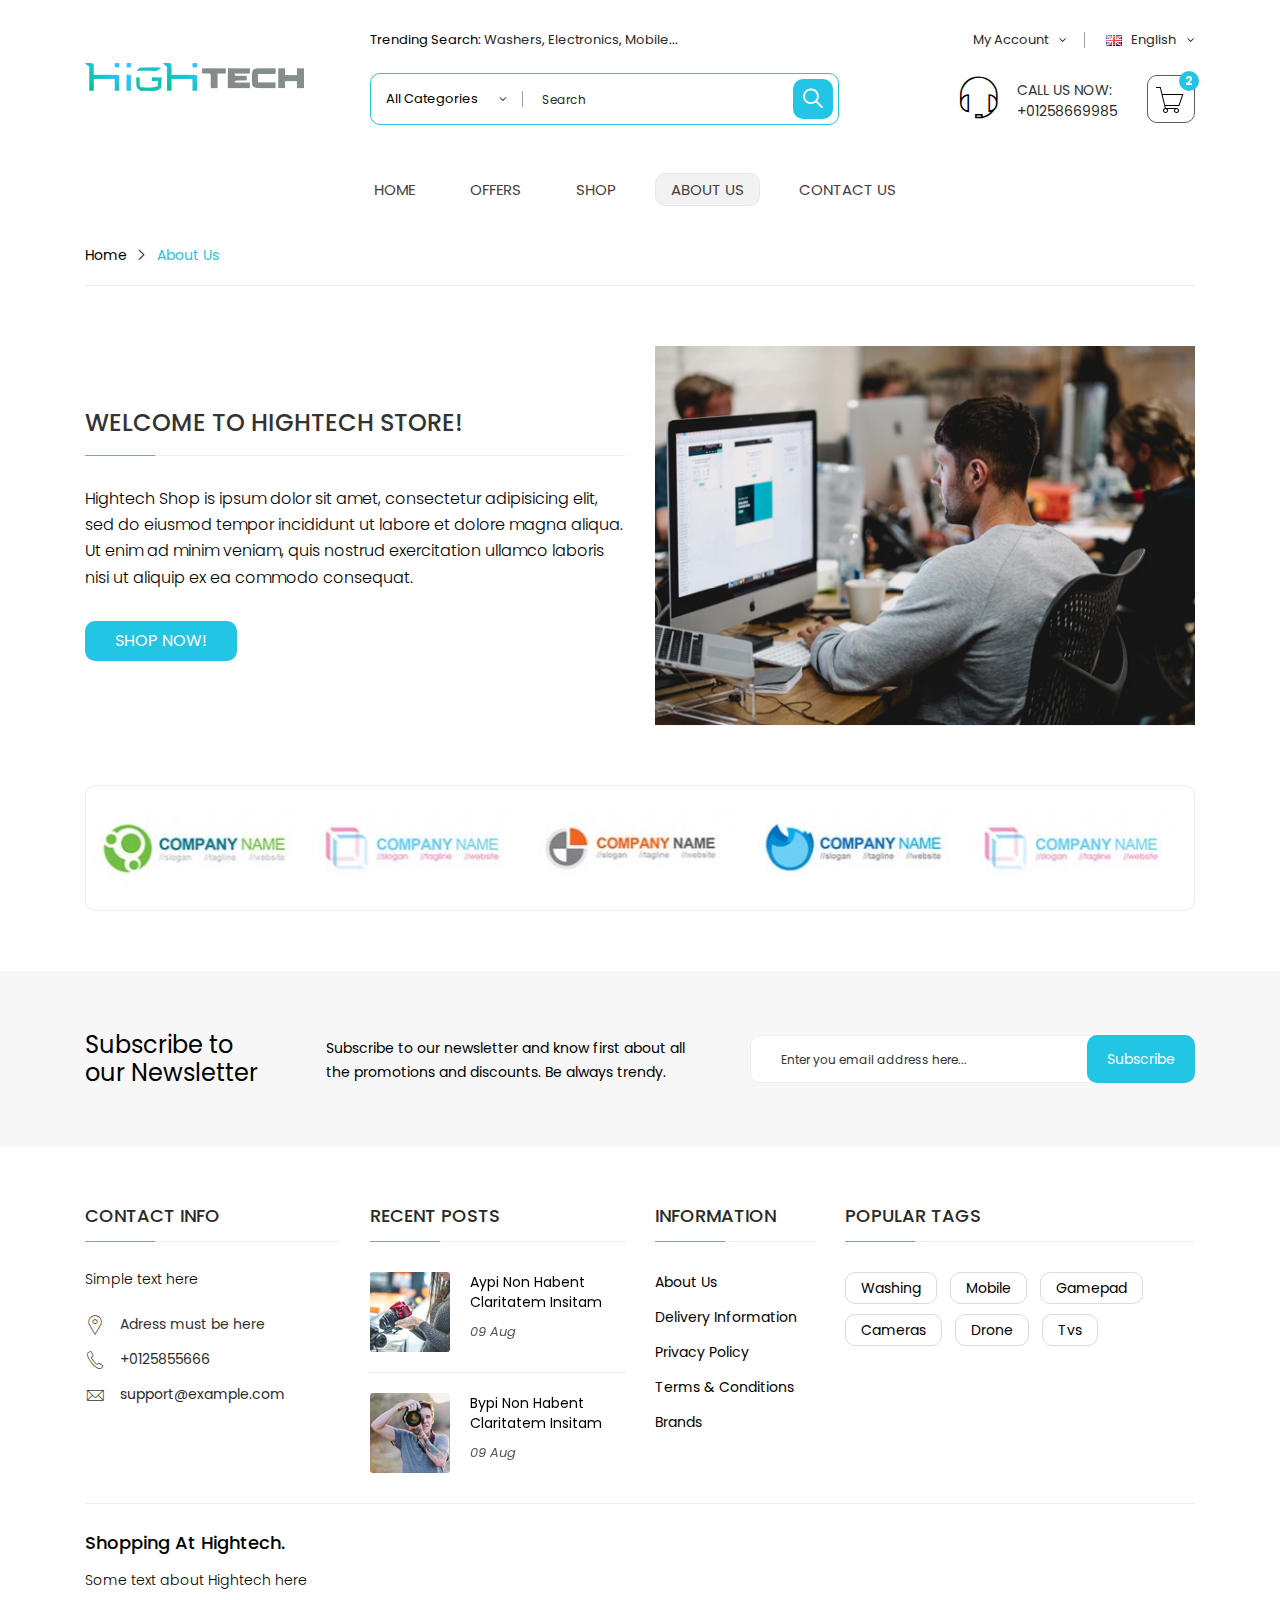
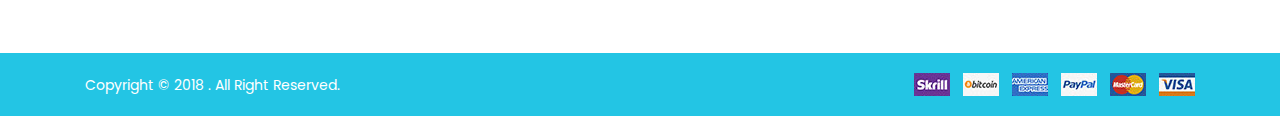
<file: about.html>
<!DOCTYPE html>
<html lang="zxx">

<head>
    <meta charset="UTF-8">
    <meta http-equiv="x-ua-compatible" content="ie=edge">
    <title>hightech - About us</title>
    <meta name="description" content="Designed by Aliaa Hosny">
    <meta name="Email" content="aliaahosny77@gmail" />
    <meta name="viewport" content="width=device-width, initial-scale=1">




    <!-- CSS files
    ============================================ -->

    <!-- Boostrap stylesheet -->
    <link rel="stylesheet" href="assets/css/bootstrap.min.css">
    
    <!-- Icon Font CSS -->
    <link rel="stylesheet" href="assets/css/ionicons.min.css">
    <link rel="stylesheet" href="assets/css/font-awesome.min.css">
    <link rel="stylesheet" href="assets/css/pe-icon-7-stroke.css">

    <!-- Plugins stylesheet -->
    <link rel="stylesheet" href="assets/css/plugins.css">

    <!-- Master stylesheet -->
    <link rel="stylesheet" href="assets/css/style.css">

    <!-- Responsive stylesheet -->
    <link rel="stylesheet" href="assets/css/responsive.css">

    <!-- modernizr JS
    ============================================ -->
    <script src="assets/js/modernizr-2.8.3.min.js"></script>
</head>

<body>

    <!--[if lt IE 9]>
        <p class="browserupgrade">You are using an <strong>outdated</strong> browser. Please upgrade your browser to improve your experience.</p>
    <![endif]-->

    <!-- Start of Whole Site Wrapper with mobile menu support -->
    <div id="whole" class="whole-site-wrapper color-scheme-one">

         <!-- Start of Header -->
        <header class="header bgc-white">
            <div class="header-area">
                <div class="container">
                    <div class="row">
                        <div class="col-12 col-sm-12 col-md-12 col-lg-3 align-self-center">
                            <div class="logo">
                                <a href="index.html"><img src="assets/images/logo.png" alt="Logo" class="img-fluid"></a>
                            </div>
                        </div>
                        <div class="col-12 col-sm-12 col-md-12 col-lg-9">
                            <div class="top-header">
                                <div class="row align-items-center">
                                    <div class="col-12 col-sm-12 col-md-7 col-lg-6 order-md-2 order-lg-1">
                                        <div class="top-search">
                                            <p>Trending Search: <a href="#">Washers</a>, <a href="#">Electronics</a>, <a href="#">Mobile</a>...</p>
                                        </div>
                                    </div>
                                    <div class="col-12 col-sm-12 col-md-12 col-lg-6 order-md-1 order-lg-2">
                                        <ul class="list-inline">
                                            <li class="top-links list-inline-item">
                                                <div class="btn-group">
                                                    <button class="btn-link dropdown-toggle">
                                                       My Account <i class="fa fa-angle-down"></i>
                                                    </button>
                                                    <div class="dropdown-menu">
                                                        <ul>
                                                           <li><a href="register.html">Register</a></li>
                                                           <li><a href="login.html">Login</a></li>
                                                           <li><a href="cart.html">Shopping Cart</a></li>
                                                           <li><a href="checkout.html">Checkout</a></li>
                                                        </ul>
                                                    </div>
                                                </div>
                                            </li>
                                            <li class="language list-inline-item">
                                                <div class="btn-group">
                                                    <button class="btn-link dropdown-toggle">
                                                        <img src="assets/images/icons/en-gb.png" alt="Icons"> English <i class="fa fa-angle-down"></i>
                                                    </button>
                                                    <div class="dropdown-menu">
                                                        <ul>
                                                           <li><a href="#"><img src="assets/images/icons/en-gb.png" alt="Icons"> العربية</a></li>
                                                           <li><a href="#"><img src="assets/images/icons/fr-fr.png" alt="Icons"> French</a></li>
                                                        </ul>
                                                    </div>
                                                </div>
                                            </li>
                                        </ul>
                                    </div>
                                </div>
                            </div> <!-- end of top-header -->

                            <div class="bottom-header">
                                <div class="row align-items-center">
                                    <div class="col-12 col-sm-12 col-md-7 col-lg-7">
                                        <div class="header-search-area">
                                            <div class="search-categories">
                                                <form action="#">
                                                    <div class="search-form-input">
                                                        <select id="select" name="select" class="nice-select">
                                                            <option>All Categories</option>
                                                            <option>Washers</option>
                                                            <option>Laptop</option>
                                                            <option>Mobile</option>
                                                            <option>Cell Phones</option>
                                                            <option>Phone Cases</option>
                                                            <option>Cell Phones</option>
                                                            <option>SmartWatch</option>
                                                            <option>Tvs</option>
                                                            <option>D-Series TVs</option>
                                                            <option>LED TVs</option>
                                                            <option>OLED TVs</option>
                                                            <option>Video Games</option>
                                                            <option>Controllers</option>
                                                            <option>PC Gamepads</option>
                                                            <option>Xbox 360</option>
                                                            <option>Shop</option>
                                                            <option>Earbud</option>
                                                            <option>Keyboard</option>
                                                            <option>Watches</option>
                                                            <option>Blazers</option>
                                                            <option>Microphones</option>
                                                        </select>
                                                        <div class="search-wrapper">
                                                            <input type="text" placeholder="Search">
                                                            <button class="header-search-btn" type="submit"><i class="ion ion-ios-search"></i></button>
                                                        </div>
                                                    </div>
                                                </form>
                                            </div>
                                        </div> <!-- end of header-search-area -->
                                    </div>
                                    <div class="col-12 col-sm-12 col-md-5 col-lg-5">
                                        <div class="header-cart-area">
                                            <div class="header-cart">
                                                <div class="btn-group">
                                                    <button class="btn-link dropdown-toggle icon-cart">
                                                        <i class="pe-7s-cart"></i>
                                                        <span class="count-style">2</span>
                                                    </button>
                                                    <div class="dropdown-menu">
                                                        <div class="shopping-cart-content">
                                                            <ul class="list-unstyled">
                                                                <li class="single-cart-item media">
                                                                    <div class="shopping-cart-img mr-4">
                                                                        <a href="#">
                                                                            <img class="img-fluid" alt="Cart Item" src="assets/images/cart/cart-1.jpg">
                                                                            <span class="product-quantity">1x</span>
                                                                        </a>
                                                                    </div>
                                                                    <div class="shopping-cart-title media-body">
                                                                        <h4><a href="#">Donec Ac Tempus</a></h4>
                                                                        <p class="cart-price">$120.00</p>
                                                                        <div class="product-attr">
                                                                            <span>Size: S</span>
                                                                            <span>Color: Black</span>
                                                                        </div>
                                                                    </div>
                                                                    <div class="shopping-cart-delete">
                                                                        <a href="#"><i class="ion ion-md-close"></i></a>
                                                                    </div>
                                                                </li>
                                                                <li class="single-cart-item media">
                                                                    <div class="shopping-cart-img mr-4">
                                                                        <a href="#">
                                                                            <img class="img-fluid" alt="Cart Item" src="assets/images/cart/cart-2.jpg">
                                                                            <span class="product-quantity">2x</span>
                                                                        </a>
                                                                    </div>
                                                                    <div class="shopping-cart-title media-body">
                                                                        <h4><a href="#">Aliquam Consequat</a></h4>
                                                                        <p class="cart-price">$200.00</p>
                                                                        <div class="product-attr">
                                                                            <span>Color: White</span>
                                                                            <span>Accessories: Yes</span>
                                                                        </div>
                                                                    </div>
                                                                    <div class="shopping-cart-delete">
                                                                        <a href="#"><i class="ion ion-md-close"></i></a>
                                                                    </div>
                                                                </li>
                                                            </ul>
                                                            <div class="shopping-cart-total">
                                                                <h4>Sub-Total : <span>$320.00</span></h4>
                                                                <h4>Total : <span>$320.00</span></h4>
                                                            </div>
                                                            <div class="shopping-cart-btn">
                                                                <a class="default-btn" href="cart.html">view cart</a>
                                                                <a class="default-btn" href="checkout.html">checkout</a>
                                                            </div>
                                                        </div>
                                                    </div>
                                                </div>
                                            </div>

                                            <div class="header-contact media">
                                                <div class="header-contact-icon mr-4">
                                                    <i class="pe-7s-headphones"></i>
                                                </div>
                                                <div class="header-contact-content media-body">
                                                    <p><span>CALL US NOW:</span> <br><a href="#">+01258669985</a></p>
                                                </div>
                                            </div>
                                        </div> <!-- end of header-cart-area -->
                                    </div>
                                </div>
                            </div> <!-- end of bottom-header -->
                        </div>
                    </div> <!-- end of row -->
                </div> <!-- end of container -->
            </div> <!-- end of header-area -->

            <!-- Start of Main and Mobile Navigation -->
            <div class="main-nav-area transparent-nav floating-nav">
                <div class="container">
                    <nav id="main_nav" class="stellarnav">
                        <ul class="text-center">
                            <li><a href="index.html"><span>Home</span></a>
                               
                            </li>
                          
                            <li ><a href="shop-grid.html"><span>Offers</span></a>
                               
                            </li>
                            <li><a href="shop-grid.html"><span>Shop </span></a>
                              
                            </li>
                           
                            <li><a href="about.html"><span>About Us</span></a></li>
                            <li><a href="contact.html"><span>Contact Us</span></a></li>
                        </ul>
                    </nav>
                </div> <!-- end of container -->
            </div>
            <!-- End of Main and Mobile Navigation -->
        </header>
        <!-- End of Header -->

        <div class="fixed-header-space"></div> <!-- empty placeholder div for Fixed Menu bar height-->

        <!-- Start of Breadcrumbs -->
        <div class="breadcrumb-section">
            <div class="container">
                <div class="row">
                    <div class="col-12 col-sm-12 col-md-12">
                        <nav class="breadcrumb">
                            <a class="breadcrumb-item" href="index.html">Home</a>
                            <span class="breadcrumb-item active">About Us</span>
                        </nav>
                    </div>
                </div> <!-- end of row -->
            </div> <!-- end of container -->
        </div>
        <!-- End of Breadcrumbs -->

        <!-- Start of Main Content Wrapper -->
        <main id="content" class="main-content-wrapper page-about">
            
            <!-- Start of About US Section -->
            <section class="about-section">
                <div class="container">
                    <div class="row align-items-center">
                        <div class="col-12 col-sm-12 col-md-7 col-lg-6">
                            <div class="content-wrapper">
                                <div class="section-title left-aligned with-border">
                                    <h2>Welcome To Hightech Store!</h2>
                                </div>
                                <p class="lead">Hightech Shop is ipsum dolor sit amet, consectetur adipisicing elit, sed do eiusmod
						tempor incididunt ut labore et dolore magna aliqua. Ut enim ad minim veniam,
						quis nostrud exercitation ullamco laboris nisi ut aliquip ex ea commodo
						consequat.</p>
                                <a class="default-btn" href="shop-grid.html">Shop now!</a>
                            </div>
                        </div>
                        <div class="col-12 col-sm-12 col-md-5 col-lg-6">
                            <div class="overview-img text-center">
                                <a href="#">
                                    <img src="assets/images/about/about.jpg" alt="About Us">
                                </a>
                            </div>
                        </div>
                    </div> <!-- end of row -->
                </div> <!-- end of container -->
            </section>
            <!-- End of About US Section -->

            

         

          

            <!-- Start of Client Section -->
            <div class="client-section mb-full">
                <div class="container">
                    <div class="row">
                        <div class="col-12 col-sm-12 col-md-12">
                            <div class="client-carousel">

                                <!-- Slides -->
                                <div class="swiper-wrapper">
                                    <div class="item-brand swiper-slide">
                                        <img src="assets/images/brand/client-logo-1.jpg" alt="Client Logo">
                                    </div>
                                    <div class="item-brand swiper-slide">
                                        <img src="assets/images/brand/client-logo-2.jpg" alt="Client Logo">
                                    </div>
                                    <div class="item-brand swiper-slide">
                                        <img src="assets/images/brand/client-logo-3.jpg" alt="Client Logo">
                                    </div>
                                    <div class="item-brand swiper-slide">
                                        <img src="assets/images/brand/client-logo-4.jpg" alt="Client Logo">
                                    </div>
                                    <div class="item-brand swiper-slide">
                                        <img src="assets/images/brand/client-logo-5.jpg" alt="Client Logo">
                                    </div>
                                    <div class="item-brand swiper-slide">
                                        <img src="assets/images/brand/client-logo-6.jpg" alt="Client Logo">
                                    </div>
                                    <div class="item-brand swiper-slide">
                                        <img src="assets/images/brand/client-logo-7.jpg" alt="Client Logo">
                                    </div>
                                    <div class="item-brand swiper-slide">
                                        <img src="assets/images/brand/client-logo-8.jpg" alt="Client Logo">
                                    </div>
                                </div>
                            </div> <!-- end of client-carousel -->
                        </div> <!-- end of col -->
                    </div> <!-- end of row -->
                </div> <!-- end of container -->
            </div>
            <!-- End of Client Section -->

            <!-- Start of Newsletter Section -->
            <section class="newsletter-section vpadding bgc-offset">
                <div class="container">
                    <div class="row align-items-center">
                        <div class="col-12 col-sm-12 col-md-12 col-lg-7">
                            <div class="newsletter-title d-lg-flex justify-content-lg-start">
                                <h6>Subscribe to our Newsletter</h6>
                                <h3>Subscribe to our newsletter and know first about all the promotions and discounts. Be always trendy.</h3>
                            </div>
                        </div>
                        <div class="col-12 col-sm-12 col-md-12 col-lg-5">
                            <div class="newsletter-form-wrapper">
                                <form>
                                    <input type="email" name="email" placeholder="Enter you email address here..." value="" required> 
                                    <input type="submit" class="default-btn" name="contact" value="Subscribe">
                                </form>
                            </div>
                        </div>
                    </div> <!-- end of row -->
                </div> <!-- end of container -->
            </section>
            <!-- End of Newsletter Section -->
        </main>
        <!-- End of Main Content Wrapper -->

         <!-- Start of Footer -->
        <footer id="colophon">

            <!-- Footer Widgets Area -->
            <div class="footer-widgets-area">
                <div class="container">
                    <div class="footer-inner">
                        <div class="row">
                            <div class="col-12 col-sm-12 col-md-6 col-lg-3">
                                <aside class="widget-container">
                                    <h4 class="widgettitle">Contact Info</h4>
                                    <div class="widget-content">
                                        <p>Simple text here</p>
                                        <div class="footer-contact">
                                            <p class="footer-address">Adress must be here</p>
                                            <p class="footer-phone"><a href="#">+0125855666</a></p>
                                            <p class="footer-email"><a href="#">support@example.com</a></p>
                                        </div>
                                    </div> <!-- end of widget-content -->
                                </aside> <!-- end of widget-container -->
                            </div>

                            <div class="col-12 col-sm-12 col-md-6 col-lg-3">
                                <aside class="widget-container">
                                    <h4 class="widgettitle">Recent Posts</h4>
                                    <div class="widget-content">
                                        <div class="recent-posts-widget">

                                            <!-- Slides -->
                                            <div class="swiper-wrapper">
                                                <div class="swiper-slide">
                                                    <div class="posts-single media">
                                                        <div class="post-thumbnail mr-4 mr-lg-3 mr-xl-4">
                                                            <a href="#">
                                                                <img src="assets/images/blog/blog-thumb-1.jpg" alt="Blog Image">
                                                                <div class="overlay"></div>
                                                            </a>
                                                        </div>
                                                        <div class="post-content media-body">
                                                            <div class="post-title">
                                                                <h5><a href="#">Aypi non habent claritatem insitam</a></h5>
                                                            </div>
                                                            <div class="post-date">09 Aug</div>
                                                        </div>
                                                    </div> <!-- end of posts-single -->

                                                    <div class="posts-single media">
                                                        <div class="post-thumbnail mr-4 mr-lg-3 mr-xl-4">
                                                            <a href="#">
                                                                <img src="assets/images/blog/blog-thumb-2.jpg" alt="Blog Image">
                                                                <div class="overlay"></div>
                                                            </a>
                                                        </div>
                                                        <div class="post-content media-body">
                                                            <div class="post-title">
                                                                <h5><a href="#">Bypi non habent claritatem insitam</a></h5>
                                                            </div>
                                                            <div class="post-date">09 Aug</div>
                                                        </div>
                                                    </div> <!-- end of posts-single -->
                                                </div>

                                                <div class="swiper-slide">
                                                    <div class="posts-single media">
                                                        <div class="post-thumbnail mr-4 mr-lg-3 mr-xl-4">
                                                            <a href="#">
                                                                <img src="assets/images/blog/blog-thumb-3.jpg" alt="Blog Image">
                                                                <div class="overlay"></div>
                                                            </a>
                                                        </div>
                                                        <div class="post-content media-body">
                                                            <div class="post-title">
                                                                <h5><a href="#">Cabent claritatem insitam</a></h5>
                                                            </div>
                                                            <div class="post-date">21 Nov</div>
                                                        </div>
                                                    </div> <!-- end of posts-single -->

                                                    <div class="posts-single media">
                                                        <div class="post-thumbnail mr-4 mr-lg-3 mr-xl-4">
                                                            <a href="#">
                                                                <img src="assets/images/blog/blog-thumb-4.jpg" alt="Blog Image">
                                                                <div class="overlay"></div>
                                                            </a>
                                                        </div>
                                                        <div class="post-content media-body">
                                                            <div class="post-title">
                                                                <h5><a href="#">Cypi non habent claritatem insitam</a></h5>
                                                            </div>
                                                            <div class="post-date">09 Aug</div>
                                                        </div>
                                                    </div> <!-- end of posts-single -->
                                                </div>
                                            </div>
                                        </div> <!-- end of recent-posts-widget -->
                                    </div> <!-- end of widget-content -->
                                </aside> <!-- end of widget-container -->
                            </div>

                            <div class="col-12 col-sm-12 col-md-6 col-lg-2">
                                <aside class="widget-container">
                                    <h4 class="widgettitle">Information</h4>
                                    <div class="widget-content">
                                        <div class="widgetized-menu">
                                            <ul class="list-unstyled">
                                                <li><a href="#">About Us</a></li>
                                                <li><a href="#">Delivery Information</a></li>
                                                <li><a href="#">Privacy Policy</a></li>
                                                <li><a href="#">Terms &amp; Conditions</a></li>
                                                <li><a href="#">Brands</a></li>
                                            </ul>
                                        </div>
                                    </div> <!-- end of widget-content -->
                                </aside> <!-- end of widget-container -->
                            </div>

                            <div class="col-12 col-sm-12 col-md-6 col-lg-4">
                                <aside class="widget-container">
                                    <h4 class="widgettitle">Popular Tags</h4>
                                    <div class="widget-content">
                                        <div class="tags-widget">
                                            <ul>
                                                <li><a href="#">Washing</a></li>
                                                <li><a href="#">mobile</a></li>
                                                <li><a href="#">gamepad</a></li>
                                                <li><a href="#">cameras</a></li>
                                                <li><a href="#">drone</a></li>
                                                <li><a href="#">tvs</a></li>
                                            </ul>
                                        </div>
                                    </div> <!-- end of widget-content -->
                                </aside> <!-- end of widget-container -->
                            </div>
                        </div> <!-- end of row -->
                    </div> <!-- end of footer-inner -->
                </div> <!-- end of container -->
            </div> <!-- end of footer-widgets-area -->

            <!-- Footer Description -->
            <div class="footer-description">
                <div class="container">
                    <div class="row">
                        <div class="col-12 col-sm-12 col-md-12">
                            <h2>Shopping at Hightech.</h2>
                            <p>Some text about Hightech here</p>
                        </div>
                    </div> <!-- endo of row -->
                </div> <!-- end of container -->
            </div> <!-- end of footer-description -->

            <!-- Footer Copyright -->
            <div class="footer-copyright">
                <div class="container">
                    <div class="row align-items-center">
                        <div class="col-12 col-sm-12 col-md-12 col-lg-6">
                            <p class="copyright-text">Copyright © 2018 . All Right Reserved.</p>
                        </div>
                        <div class="col-12 col-sm-12 col-md-12 col-lg-6">
                            <div class="footer-payment">
                                <ul>
                                    <li><a href="#"><img src="assets/images/icons/payment-1.jpg" alt="Payment Icons"></a></li>
                                    <li><a href="#"><img src="assets/images/icons/payment-2.jpg" alt="Payment Icons"></a></li>
                                    <li><a href="#"><img src="assets/images/icons/payment-3.jpg" alt="Payment Icons"></a></li>
                                    <li><a href="#"><img src="assets/images/icons/payment-4.jpg" alt="Payment Icons"></a></li>
                                    <li><a href="#"><img src="assets/images/icons/payment-5.jpg" alt="Payment Icons"></a></li>
                                    <li><a href="#"><img src="assets/images/icons/payment-6.jpg" alt="Payment Icons"></a></li>
                                </ul>
                            </div>
                        </div>
                    </div> <!-- end of row -->
                </div> <!-- end of container -->
            </div> <!-- end of footer-copyright -->
        </footer>
        <!-- End of Footer -->

        <!-- Start of Scroll to Top -->
        <div id="to_top">
            <i class="ion ion-ios-arrow-forward"></i>
            <i class="ion ion-ios-arrow-forward"></i>
        </div>
        <!-- End of Scroll to Top -->
    </div>
    <!-- End of Whole Site Wrapper -->

    <!-- Initializing Photoswipe -->
    <div class="pswp" tabindex="-1" role="dialog" aria-hidden="true">
        <div class="pswp__bg"></div>
        <div class="pswp__scroll-wrap">
            <div class="pswp__container">
                <div class="pswp__item"></div>
                <div class="pswp__item"></div>
                <div class="pswp__item"></div>
            </div>
            <div class="pswp__ui pswp__ui--hidden">
                <div class="pswp__top-bar">
                    <div class="pswp__counter"></div>
                    <button class="pswp__button pswp__button--close" title="Close (Esc)"></button>
                    <button class="pswp__button pswp__button--share" title="Share"></button>
                    <button class="pswp__button pswp__button--fs" title="Toggle fullscreen"></button>
                    <button class="pswp__button pswp__button--zoom" title="Zoom in/out"></button>
                    <div class="pswp__preloader">
                        <div class="pswp__preloader__icn">
                            <div class="pswp__preloader__cut">
                                <div class="pswp__preloader__donut"></div>
                            </div>
                        </div>
                    </div>
                </div>
                <div class="pswp__share-modal pswp__share-modal--hidden pswp__single-tap">
                    <div class="pswp__share-tooltip"></div>
                </div>
                <button class="pswp__button pswp__button--arrow--left" title="Previous (arrow left)">
                </button>
                <button class="pswp__button pswp__button--arrow--right" title="Next (arrow right)">
                </button>
                <div class="pswp__caption">
                    <div class="pswp__caption__center"></div>
                </div>
            </div>
        </div>
    </div>
    <!-- End of Photoswipe -->


    <!-- JS
    ============================================ -->

    <!-- jQuery JS -->
    <script src="assets/js/jquery.1.12.4.min.js"></script>

    <!-- Popper JS -->
    <script src="assets/js/popper.min.js"></script>

    <!-- Bootstrap JS -->
    <script src="assets/js/bootstrap.min.js"></script>

    <!-- Plugins JS -->
    <script src="assets/js/plugins.js"></script>

    <!-- Main JS -->
    <script src="assets/js/main.js"></script>

</body>

</html>
</file>
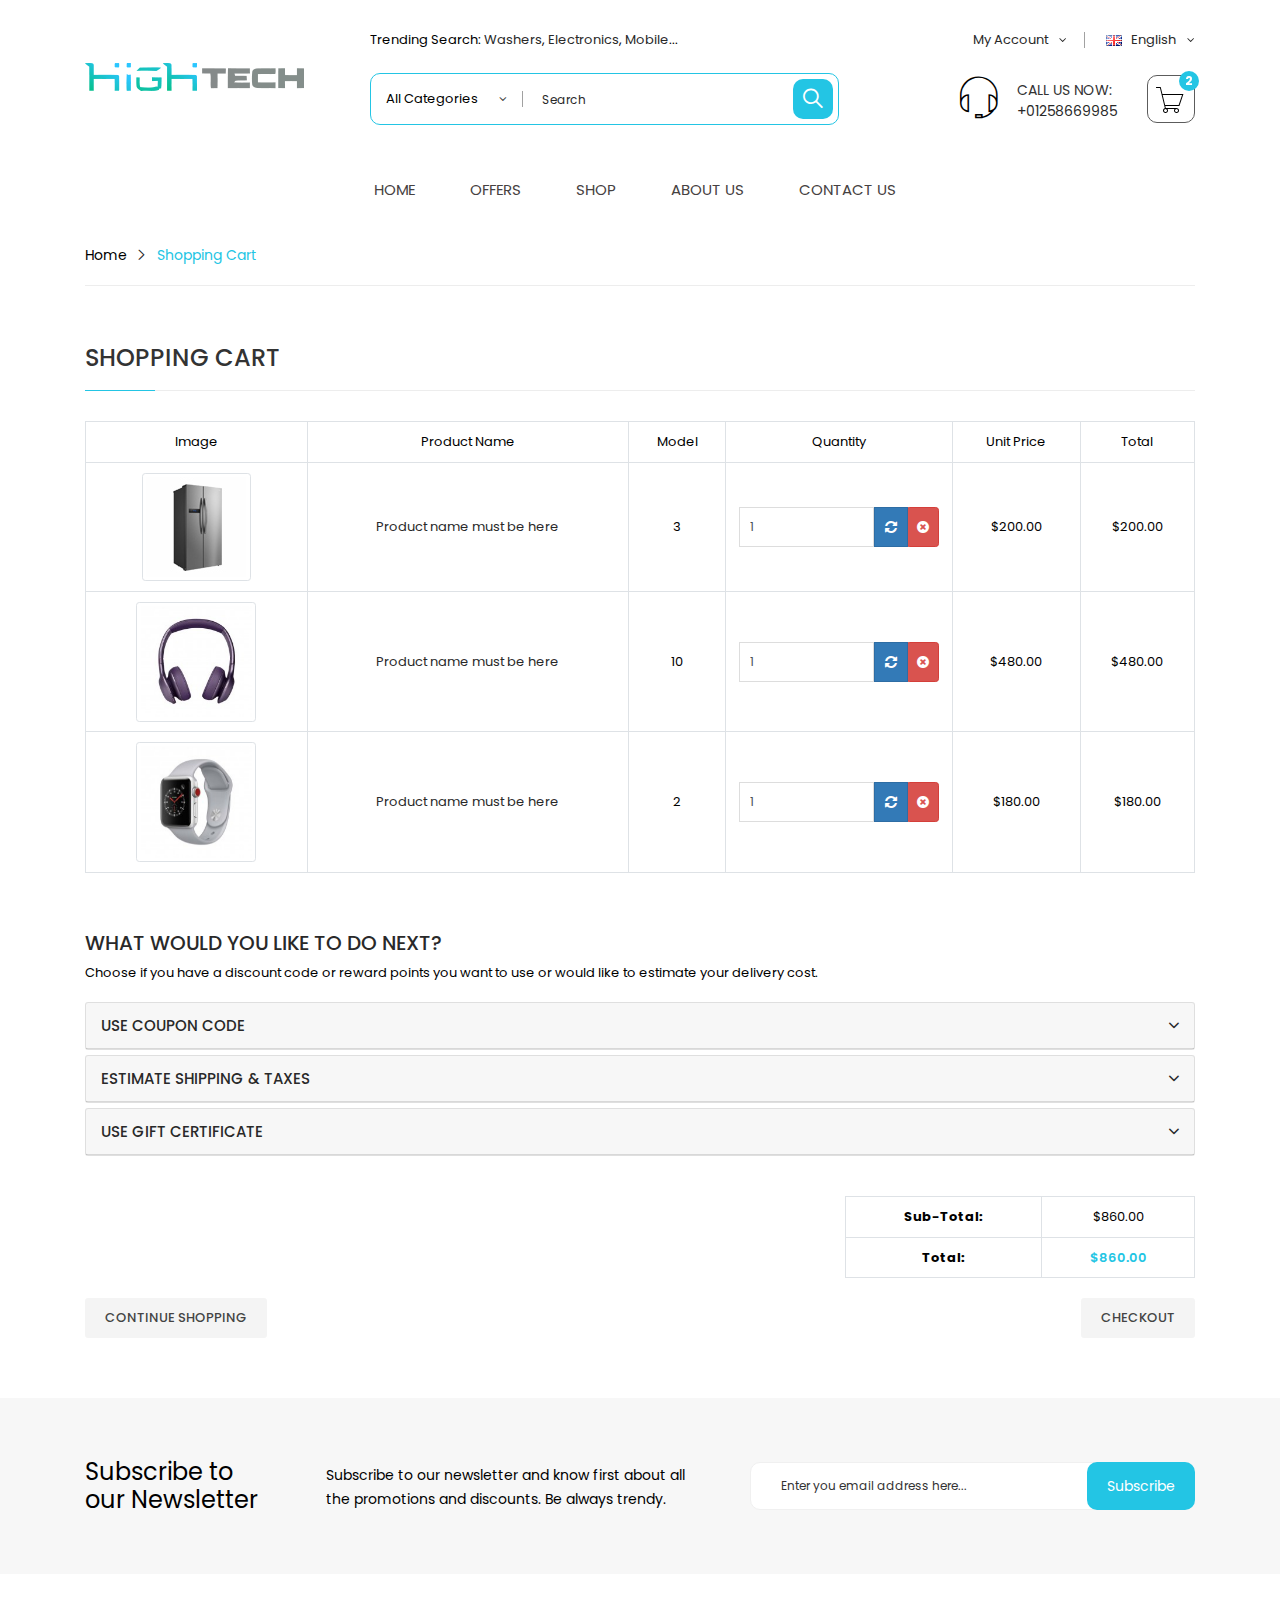
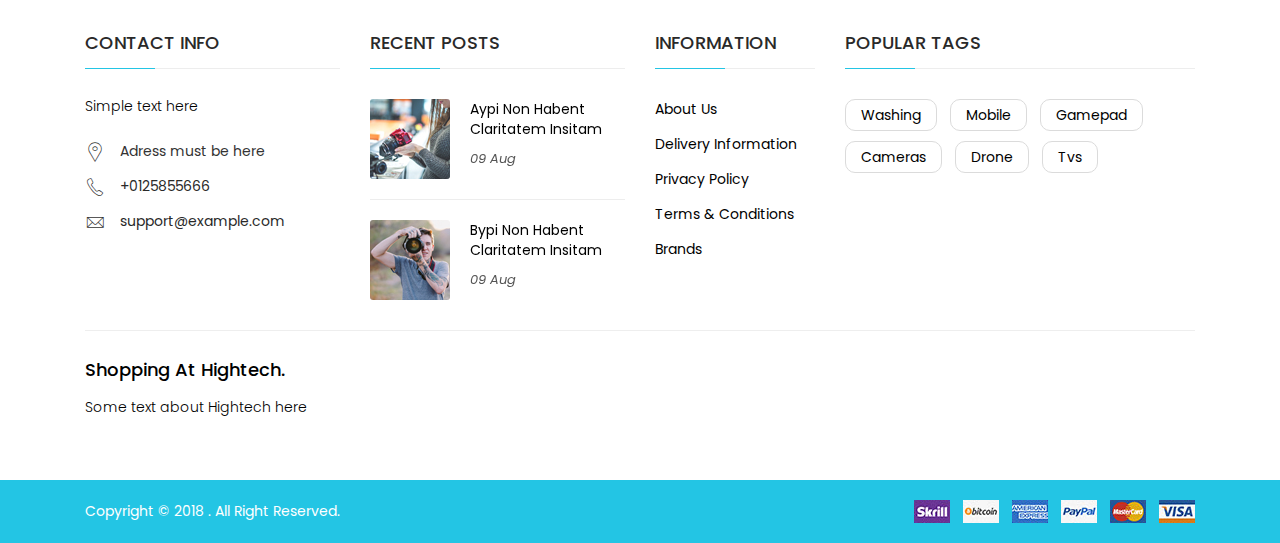
<file: cart.html>
<!DOCTYPE html>
<html lang="zxx">

<head>
     <meta charset="UTF-8">
    <meta http-equiv="x-ua-compatible" content="ie=edge">
    <title>hightech - Cart </title>
    <meta name="description" content="Designed by Aliaa Hosny">
    <meta name="Email" content="aliaahosny77@gmail" />
    <meta name="viewport" content="width=device-width, initial-scale=1">




    <!-- CSS files
    ============================================ -->

    <!-- Boostrap stylesheet -->
    <link rel="stylesheet" href="assets/css/bootstrap.min.css">
    
    <!-- Icon Font CSS -->
    <link rel="stylesheet" href="assets/css/ionicons.min.css">
    <link rel="stylesheet" href="assets/css/font-awesome.min.css">
    <link rel="stylesheet" href="assets/css/pe-icon-7-stroke.css">

    <!-- Plugins stylesheet -->
    <link rel="stylesheet" href="assets/css/plugins.css">

    <!-- Master stylesheet -->
    <link rel="stylesheet" href="assets/css/style.css">

    <!-- Responsive stylesheet -->
    <link rel="stylesheet" href="assets/css/responsive.css">

    <!-- modernizr JS
    ============================================ -->
    <script src="assets/js/modernizr-2.8.3.min.js"></script>
</head>

<body>

    <!--[if lt IE 9]>
        <p class="browserupgrade">You are using an <strong>outdated</strong> browser. Please upgrade your browser to improve your experience.</p>
    <![endif]-->

    <!-- Start of Whole Site Wrapper with mobile menu support -->
    <div id="whole" class="whole-site-wrapper color-scheme-one">

        <!-- Start of Header -->
        <header class="header bgc-white">
            <div class="header-area">
                <div class="container">
                    <div class="row">
                        <div class="col-12 col-sm-12 col-md-12 col-lg-3 align-self-center">
                            <div class="logo">
                                <a href="index.html"><img src="assets/images/logo.png" alt="Logo" class="img-fluid"></a>
                            </div>
                        </div>
                        <div class="col-12 col-sm-12 col-md-12 col-lg-9">
                            <div class="top-header">
                                <div class="row align-items-center">
                                    <div class="col-12 col-sm-12 col-md-7 col-lg-6 order-md-2 order-lg-1">
                                        <div class="top-search">
                                            <p>Trending Search: <a href="#">Washers</a>, <a href="#">Electronics</a>, <a href="#">Mobile</a>...</p>
                                        </div>
                                    </div>
                                    <div class="col-12 col-sm-12 col-md-12 col-lg-6 order-md-1 order-lg-2">
                                        <ul class="list-inline">
                                            <li class="top-links list-inline-item">
                                                <div class="btn-group">
                                                    <button class="btn-link dropdown-toggle">
                                                       My Account <i class="fa fa-angle-down"></i>
                                                    </button>
                                                    <div class="dropdown-menu">
                                                        <ul>
                                                           <li><a href="register.html">Register</a></li>
                                                           <li><a href="login.html">Login</a></li>
                                                           <li><a href="cart.html">Shopping Cart</a></li>
                                                           <li><a href="checkout.html">Checkout</a></li>
                                                        </ul>
                                                    </div>
                                                </div>
                                            </li>
                                            <li class="language list-inline-item">
                                                <div class="btn-group">
                                                    <button class="btn-link dropdown-toggle">
                                                        <img src="assets/images/icons/en-gb.png" alt="Icons"> English <i class="fa fa-angle-down"></i>
                                                    </button>
                                                    <div class="dropdown-menu">
                                                        <ul>
                                                           <li><a href="#"><img src="assets/images/icons/en-gb.png" alt="Icons"> العربية</a></li>
                                                           <li><a href="#"><img src="assets/images/icons/fr-fr.png" alt="Icons"> French</a></li>
                                                        </ul>
                                                    </div>
                                                </div>
                                            </li>
                                        </ul>
                                    </div>
                                </div>
                            </div> <!-- end of top-header -->

                            <div class="bottom-header">
                                <div class="row align-items-center">
                                    <div class="col-12 col-sm-12 col-md-7 col-lg-7">
                                        <div class="header-search-area">
                                            <div class="search-categories">
                                                <form action="#">
                                                    <div class="search-form-input">
                                                        <select id="select" name="select" class="nice-select">
                                                            <option>All Categories</option>
                                                            <option>Washers</option>
                                                            <option>Laptop</option>
                                                            <option>Mobile</option>
                                                            <option>Cell Phones</option>
                                                            <option>Phone Cases</option>
                                                            <option>Cell Phones</option>
                                                            <option>SmartWatch</option>
                                                            <option>Tvs</option>
                                                            <option>D-Series TVs</option>
                                                            <option>LED TVs</option>
                                                            <option>OLED TVs</option>
                                                            <option>Video Games</option>
                                                            <option>Controllers</option>
                                                            <option>PC Gamepads</option>
                                                            <option>Xbox 360</option>
                                                            <option>Shop</option>
                                                            <option>Earbud</option>
                                                            <option>Keyboard</option>
                                                            <option>Watches</option>
                                                            <option>Blazers</option>
                                                            <option>Microphones</option>
                                                        </select>
                                                        <div class="search-wrapper">
                                                            <input type="text" placeholder="Search">
                                                            <button class="header-search-btn" type="submit"><i class="ion ion-ios-search"></i></button>
                                                        </div>
                                                    </div>
                                                </form>
                                            </div>
                                        </div> <!-- end of header-search-area -->
                                    </div>
                                    <div class="col-12 col-sm-12 col-md-5 col-lg-5">
                                        <div class="header-cart-area">
                                            <div class="header-cart">
                                                <div class="btn-group">
                                                    <button class="btn-link dropdown-toggle icon-cart">
                                                        <i class="pe-7s-cart"></i>
                                                        <span class="count-style">2</span>
                                                    </button>
                                                    <div class="dropdown-menu">
                                                        <div class="shopping-cart-content">
                                                            <ul class="list-unstyled">
                                                                <li class="single-cart-item media">
                                                                    <div class="shopping-cart-img mr-4">
                                                                        <a href="#">
                                                                            <img class="img-fluid" alt="Cart Item" src="assets/images/cart/cart-1.jpg">
                                                                            <span class="product-quantity">1x</span>
                                                                        </a>
                                                                    </div>
                                                                    <div class="shopping-cart-title media-body">
                                                                        <h4><a href="#">Donec Ac Tempus</a></h4>
                                                                        <p class="cart-price">$120.00</p>
                                                                        <div class="product-attr">
                                                                            <span>Size: S</span>
                                                                            <span>Color: Black</span>
                                                                        </div>
                                                                    </div>
                                                                    <div class="shopping-cart-delete">
                                                                        <a href="#"><i class="ion ion-md-close"></i></a>
                                                                    </div>
                                                                </li>
                                                                <li class="single-cart-item media">
                                                                    <div class="shopping-cart-img mr-4">
                                                                        <a href="#">
                                                                            <img class="img-fluid" alt="Cart Item" src="assets/images/cart/cart-2.jpg">
                                                                            <span class="product-quantity">2x</span>
                                                                        </a>
                                                                    </div>
                                                                    <div class="shopping-cart-title media-body">
                                                                        <h4><a href="#">Aliquam Consequat</a></h4>
                                                                        <p class="cart-price">$200.00</p>
                                                                        <div class="product-attr">
                                                                            <span>Color: White</span>
                                                                            <span>Accessories: Yes</span>
                                                                        </div>
                                                                    </div>
                                                                    <div class="shopping-cart-delete">
                                                                        <a href="#"><i class="ion ion-md-close"></i></a>
                                                                    </div>
                                                                </li>
                                                            </ul>
                                                            <div class="shopping-cart-total">
                                                                <h4>Sub-Total : <span>$320.00</span></h4>
                                                                <h4>Total : <span>$320.00</span></h4>
                                                            </div>
                                                            <div class="shopping-cart-btn">
                                                                <a class="default-btn" href="cart.html">view cart</a>
                                                                <a class="default-btn" href="checkout.html">checkout</a>
                                                            </div>
                                                        </div>
                                                    </div>
                                                </div>
                                            </div>

                                            <div class="header-contact media">
                                                <div class="header-contact-icon mr-4">
                                                    <i class="pe-7s-headphones"></i>
                                                </div>
                                                <div class="header-contact-content media-body">
                                                    <p><span>CALL US NOW:</span> <br><a href="#">+01258669985</a></p>
                                                </div>
                                            </div>
                                        </div> <!-- end of header-cart-area -->
                                    </div>
                                </div>
                            </div> <!-- end of bottom-header -->
                        </div>
                    </div> <!-- end of row -->
                </div> <!-- end of container -->
            </div> <!-- end of header-area -->

            <!-- Start of Main and Mobile Navigation -->
            <div class="main-nav-area transparent-nav floating-nav">
                <div class="container">
                    <nav id="main_nav" class="stellarnav">
                        <ul class="text-center">
                            <li><a href="index.html"><span>Home</span></a>
                               
                            </li>
                            <li ><a href="shop-grid.html"><span>Offers</span></a>
                               
                            </li>
                            <li><a href="shop-grid.html"><span>Shop </span></a>
                              
                            </li>
                           
                            <li><a href="about.html"><span>About Us</span></a></li>
                            <li><a href="contact.html"><span>Contact Us</span></a></li>
                        </ul>
                    </nav>
                </div> <!-- end of container -->
            </div>
            <!-- End of Main and Mobile Navigation -->
        </header>
        <!-- End of Header -->

        <div class="fixed-header-space"></div> <!-- empty placeholder div for Fixed Menu bar height-->

        <!-- Start of Breadcrumbs -->
        <div class="breadcrumb-section">
            <div class="container">
                <div class="row">
                    <div class="col-12 col-sm-12 col-md-12">
                        <nav class="breadcrumb">
                            <a class="breadcrumb-item" href="index.html">Home</a>
                            <span class="breadcrumb-item active">Shopping Cart</span>
                        </nav>
                    </div>
                </div> <!-- end of row -->
            </div> <!-- end of container -->
        </div>
        <!-- End of Breadcrumbs -->

        <!-- Start of Main Content Wrapper -->
        <div id="content" class="main-content-wrapper">
            
            <!-- Start of Shopping Cart Wrapper -->
            <div class="shopping-cart-wrapper">
                <div class="container">
                    <div class="row">
                        <div class="col-12 col-sm-12 col-md-12 col-lg-12">
                            <main id="primary" class="site-main">
                                <div class="shopping-cart">
                                    <div class="row">
                                        <div class="col-12 col-sm-12 col-md-12 col-lg-12">
                                            <div class="section-title left-aligned with-border">
                                                <h2>Shopping Cart</h2>
                                            </div>

                                            <form action="#">
                                                <div class="table-responsive">
                                                    <table class="table table-bordered">
                                                        <thead>
                                                            <tr>
                                                                <td>Image</td>
                                                                <td>Product Name</td>
                                                                <td>Model</td>
                                                                <td>Quantity</td>
                                                                <td>Unit Price</td>
                                                                <td>Total</td>
                                                            </tr>
                                                        </thead>
                                                        <tbody>
                                                            <tr>
                                                                <td>
                                                                    <a href="single-product.html"><img src="assets/images/products/best/products-1-1.jpg" alt="Cart Product Image" title="Cas Meque Metus" class="img-thumbnail"></a>
                                                                </td>
                                                                <td>
                                                                    <a href="single-product.html">Product name must be here</a>
                                                                    
                                                                </td>
                                                                <td>3</td>
                                                                <td>
                                                                    <div class="input-group btn-block">
                                                                        <input type="text" name="quantity" value="1" size="1" class="form-control">
                                                                        <span class="input-group-btn">
                                                                            <button type="submit" data-toggle="tooltip" data-direction="top" class="btn btn-primary" data-original-title="Update"><i class="fa fa-refresh"></i></button>
                                                                            <button type="button" data-toggle="tooltip" data-direction="top" class="btn btn-danger pull-right" data-original-title="Remove"><i class="fa fa-times-circle"></i></button>
                                                                        </span>
                                                                    </div>
                                                                </td>
                                                                <td>$200.00</td>
                                                                <td>$200.00</td>
                                                            </tr>

                                                            <tr>
                                                                <td>
                                                                    <a href="single-product.html"><img src="assets/images/products/best/products-6-1.jpg" alt="Cart Product Image" title="Cas Meque Metus" class="img-thumbnail"></a>
                                                                </td>
                                                                <td>
                                                                    <a href="single-product.html">Product name must be here</a>
                                                                </td>
                                                                <td>10</td>
                                                                <td>
                                                                    <div class="input-group btn-block">
                                                                        <input type="text" name="quantity" value="1" size="1" class="form-control">
                                                                        <span class="input-group-btn">
                                                                            <button type="submit" data-toggle="tooltip" data-direction="top" class="btn btn-primary" data-original-title="Update"><i class="fa fa-refresh"></i></button>
                                                                            <button type="button" data-toggle="tooltip" data-direction="top" class="btn btn-danger pull-right" data-original-title="Remove"><i class="fa fa-times-circle"></i></button>
                                                                        </span>
                                                                    </div>
                                                                </td>
                                                                <td>$480.00</td>
                                                                <td>$480.00</td>
                                                            </tr>

                                                            <tr>
                                                                <td>
                                                                    <a href="single-product.html"><img src="assets/images/products/best/products-8-2.jpg" alt="Cart Product Image" title="Cas Meque Metus" class="img-thumbnail"></a>
                                                                </td>
                                                                <td>
                                                                    <a href="single-product.html">Product name must be here</a>
                                                                    
                                                                </td>
                                                                <td>2</td>
                                                                <td>
                                                                    <div class="input-group btn-block">
                                                                        <input type="text" name="quantity" value="1" size="1" class="form-control">
                                                                        <span class="input-group-btn">
                                                                            <button type="submit" data-toggle="tooltip" data-direction="top" class="btn btn-primary" data-original-title="Update"><i class="fa fa-refresh"></i></button>
                                                                            <button type="button" data-toggle="tooltip" data-direction="top" class="btn btn-danger pull-right" data-original-title="Remove"><i class="fa fa-times-circle"></i></button>
                                                                        </span>
                                                                    </div>
                                                                </td>
                                                                <td>$180.00</td>
                                                                <td>$180.00</td>
                                                            </tr>
                                                        </tbody>
                                                    </table>
                                                </div>
                                            </form>

                                            <div class="cart-accordion-wrapper mt-full">
                                                <h2>What would you like to do next?</h2>
                                                <p>Choose if you have a discount code or reward points you want to use or would like to estimate your delivery cost.</p>
                                                <div id="cart_accordion" class="mt-4" role="tablist">
                                                    <div class="card">
                                                        <div class="card-header" role="tab" id="headingCoupon">
                                                            <h4 class="mb-0">
                                                                <a data-toggle="collapse" href="#collapseCoupon" aria-expanded="false" aria-controls="collapseCoupon">Use Coupon Code<i class="ion ion-ios-arrow-down"></i></a>
                                                            </h4>
                                                        </div>
                                                        <div id="collapseCoupon" class="collapse" role="tabpanel" aria-labelledby="headingCoupon" data-parent="#cart_accordion">
                                                            <div class="card-body">
                                                                <div class="input-group">
                                                                    <label class="col-12 col-sm-12 col-md-3" for="input-coupon">Enter your coupon here</label>
                                                                    <div class="col-12 col-sm-12 col-md-9">
                                                                        <div class="input-group">
                                                                        <input type="text" name="coupon" value="" placeholder="Enter your coupon here" id="input-coupon" class="form-control">
                                                                        <input type="button" value="Apply Coupon" id="button-coupon" class="btn btn-secondary">
                                                                    </div>
                                                                    </div>
                                                                </div>
                                                            </div>
                                                        </div>
                                                    </div>
                                                    <div class="card">
                                                        <div class="card-header" role="tab" id="headingTax">
                                                            <h4 class="mb-0">
                                                                <a class="collapsed" data-toggle="collapse" href="#collapseTax" aria-expanded="false" aria-controls="collapseTax">Estimate Shipping &amp; Taxes<i class="ion ion-ios-arrow-down"></i></a>
                                                              </h4>
                                                        </div>
                                                        <div id="collapseTax" class="collapse" role="tabpanel" aria-labelledby="headingTax" data-parent="#cart_accordion">
                                                            <div class="card-body">
                                                                <p>Enter your destination to get a shipping estimate.</p>
                                                                <div class="input-group form-group">
                                                                    <label class="col-12 col-sm-12 col-md-3" for="input-country"><span class="text-danger">*</span> Country</label>
                                                                    <div class="col-12 col-sm-12 col-md-9">
                                                                        <select name="country_id" id="input-country" class="form-control nice-select">
                                                                            <option value=""> --- Please Select --- </option>
                                                                            <option value="">Argentina</option>
                                                                            <option value="">Bangladesh</option>
                                                                            <option value="">Belgium</option>
                                                                            <option value="">Brazil</option>
                                                                            <option value="">Germany</option>
                                                                            <option value="">India</option>
                                                                            <option value="">United Kingdom</option>
                                                                            <option value="">United States</option>
                                                                        </select>
                                                                    </div>
                                                                </div>
                                                                <div class="input-group form-group">
                                                                    <label class="col-12 col-sm-12 col-md-3" for="input-zone"><span class="text-danger">*</span> Region / State</label>
                                                                    <div class="col-12 col-sm-12 col-md-9">
                                                                        <select name="zone_id" id="input-zone" class="form-control nice-select">
                                                                            <option value=""> --- Please Select --- </option>
                                                                            <option value="">Alabama</option>
                                                                            <option value="">Arizona</option>
                                                                            <option value="">California</option>
                                                                            <option value="">Florida</option>
                                                                            <option value="">Newyork</option>
                                                                        </select>
                                                                    </div>
                                                                </div>
                                                                <div class="input-group form-group mb-5">
                                                                    <label class="col-12 col-sm-12 col-md-3" for="input-postcode"><span class="text-danger">*</span> Post Code</label>
                                                                    <div class="col-12 col-sm-12 col-md-9">
                                                                        <input type="text" name="postcode" value="" placeholder="Post Code" id="input-postcode" class="form-control mb-0">
                                                                    </div>
                                                                </div>
                                                                <button type="button" id="button-quote" class="btn btn-secondary">Get Quotes</button>
                                                            </div>
                                                        </div>
                                                    </div>
                                                    <div class="card">
                                                        <div class="card-header" role="tab" id="headingGift">
                                                            <h4 class="mb-0">
                                                                <a class="collapsed" data-toggle="collapse" href="#collapseGift" aria-expanded="false" aria-controls="collapseGift">Use Gift Certificate<i class="ion ion-ios-arrow-down"></i></a>
                                                              </h4>
                                                        </div>
                                                        <div id="collapseGift" class="collapse" role="tabpanel" aria-labelledby="headingGift" data-parent="#cart_accordion">
                                                            <div class="card-body">
                                                                <div class="input-group">
                                                                    <label class="col-12 col-sm-12 col-md-3" for="input-voucher">Enter your gift certificate code here</label>
                                                                    <div class="col-12 col-sm-12 col-md-9">
                                                                        <div class="input-group">
                                                                            <input type="text" name="voucher" value="" placeholder="Enter your gift certificate code here" id="input-voucher" class="form-control">
                                                                            <input type="button" value="Apply Gift Certificate" id="button-boucher" class="btn btn-secondary">
                                                                        </div>
                                                                    </div>
                                                                </div>
                                                            </div>
                                                        </div>
                                                    </div>
                                                </div>
                                            </div>

                                            <div class="cart-amount-wrapper">
                                                <div class="row">
                                                    <div class="col-12 col-sm-12 col-md-4 offset-md-8">
                                                        <table class="table table-bordered">
                                                            <tbody>
                                                                <tr>
                                                                    <td><strong>Sub-Total:</strong></td>
                                                                    <td>$860.00</td>
                                                                </tr>
                                                                <tr>
                                                                    <td><strong>Total:</strong></td>
                                                                    <td><span class="primary-color">$860.00</span></td>
                                                                </tr>
                                                            </tbody>
                                                        </table>
                                                    </div>
                                                </div>
                                            </div>

                                            <div class="cart-button-wrapper d-flex justify-content-between mt-4">
                                                <a href="shop-list.html" class="btn btn-secondary">Continue Shopping</a>
                                                <a href="checkout.html" class="btn btn-secondary align-self-end">Checkout</a>
                                            </div>
                                        </div>
                                    </div>
                                </div> <!-- end of shopping-cart -->
                            </main> <!-- end of #primary -->
                        </div>
                    </div> <!-- end of row -->
                </div> <!-- end of container -->
            </div>
            <!-- End of Shopping Cart Wrapper -->

            <!-- Start of Newsletter Section -->
            <section class="newsletter-section vpadding bgc-offset">
                <div class="container">
                    <div class="row align-items-center">
                        <div class="col-12 col-sm-12 col-md-12 col-lg-7">
                            <div class="newsletter-title d-lg-flex justify-content-lg-start">
                                <h6>Subscribe to our Newsletter</h6>
                                <h3>Subscribe to our newsletter and know first about all the promotions and discounts. Be always trendy.</h3>
                            </div>
                        </div>
                        <div class="col-12 col-sm-12 col-md-12 col-lg-5">
                            <div class="newsletter-form-wrapper">
                                <form >
                                    <input type="email" name="email" placeholder="Enter you email address here..." value="" required> 
                                    <input type="submit" class="default-btn" name="contact" value="Subscribe">
                                </form>
                            </div>
                        </div>
                    </div> <!-- end of row -->
                </div> <!-- end of container -->
            </section>
            <!-- End of Newsletter Section -->
        </div>
        <!-- End of Main Content Wrapper -->

        <!-- Start of Footer -->
        <footer id="colophon">

            <!-- Footer Widgets Area -->
            <div class="footer-widgets-area">
                <div class="container">
                    <div class="footer-inner">
                        <div class="row">
                            <div class="col-12 col-sm-12 col-md-6 col-lg-3">
                                <aside class="widget-container">
                                    <h4 class="widgettitle">Contact Info</h4>
                                    <div class="widget-content">
                                        <p>Simple text here</p>
                                        <div class="footer-contact">
                                            <p class="footer-address">Adress must be here</p>
                                            <p class="footer-phone"><a href="#">+0125855666</a></p>
                                            <p class="footer-email"><a href="#">support@example.com</a></p>
                                        </div>
                                    </div> <!-- end of widget-content -->
                                </aside> <!-- end of widget-container -->
                            </div>

                            <div class="col-12 col-sm-12 col-md-6 col-lg-3">
                                <aside class="widget-container">
                                    <h4 class="widgettitle">Recent Posts</h4>
                                    <div class="widget-content">
                                        <div class="recent-posts-widget">

                                            <!-- Slides -->
                                            <div class="swiper-wrapper">
                                                <div class="swiper-slide">
                                                    <div class="posts-single media">
                                                        <div class="post-thumbnail mr-4 mr-lg-3 mr-xl-4">
                                                            <a href="#">
                                                                <img src="assets/images/blog/blog-thumb-1.jpg" alt="Blog Image">
                                                                <div class="overlay"></div>
                                                            </a>
                                                        </div>
                                                        <div class="post-content media-body">
                                                            <div class="post-title">
                                                                <h5><a href="#">Aypi non habent claritatem insitam</a></h5>
                                                            </div>
                                                            <div class="post-date">09 Aug</div>
                                                        </div>
                                                    </div> <!-- end of posts-single -->

                                                    <div class="posts-single media">
                                                        <div class="post-thumbnail mr-4 mr-lg-3 mr-xl-4">
                                                            <a href="#">
                                                                <img src="assets/images/blog/blog-thumb-2.jpg" alt="Blog Image">
                                                                <div class="overlay"></div>
                                                            </a>
                                                        </div>
                                                        <div class="post-content media-body">
                                                            <div class="post-title">
                                                                <h5><a href="#">Bypi non habent claritatem insitam</a></h5>
                                                            </div>
                                                            <div class="post-date">09 Aug</div>
                                                        </div>
                                                    </div> <!-- end of posts-single -->
                                                </div>

                                                <div class="swiper-slide">
                                                    <div class="posts-single media">
                                                        <div class="post-thumbnail mr-4 mr-lg-3 mr-xl-4">
                                                            <a href="#">
                                                                <img src="assets/images/blog/blog-thumb-3.jpg" alt="Blog Image">
                                                                <div class="overlay"></div>
                                                            </a>
                                                        </div>
                                                        <div class="post-content media-body">
                                                            <div class="post-title">
                                                                <h5><a href="#">Cabent claritatem insitam</a></h5>
                                                            </div>
                                                            <div class="post-date">21 Nov</div>
                                                        </div>
                                                    </div> <!-- end of posts-single -->

                                                    <div class="posts-single media">
                                                        <div class="post-thumbnail mr-4 mr-lg-3 mr-xl-4">
                                                            <a href="#">
                                                                <img src="assets/images/blog/blog-thumb-4.jpg" alt="Blog Image">
                                                                <div class="overlay"></div>
                                                            </a>
                                                        </div>
                                                        <div class="post-content media-body">
                                                            <div class="post-title">
                                                                <h5><a href="#">Cypi non habent claritatem insitam</a></h5>
                                                            </div>
                                                            <div class="post-date">09 Aug</div>
                                                        </div>
                                                    </div> <!-- end of posts-single -->
                                                </div>
                                            </div>
                                        </div> <!-- end of recent-posts-widget -->
                                    </div> <!-- end of widget-content -->
                                </aside> <!-- end of widget-container -->
                            </div>

                            <div class="col-12 col-sm-12 col-md-6 col-lg-2">
                                <aside class="widget-container">
                                    <h4 class="widgettitle">Information</h4>
                                    <div class="widget-content">
                                        <div class="widgetized-menu">
                                            <ul class="list-unstyled">
                                                <li><a href="#">About Us</a></li>
                                                <li><a href="#">Delivery Information</a></li>
                                                <li><a href="#">Privacy Policy</a></li>
                                                <li><a href="#">Terms &amp; Conditions</a></li>
                                                <li><a href="#">Brands</a></li>
                                            </ul>
                                        </div>
                                    </div> <!-- end of widget-content -->
                                </aside> <!-- end of widget-container -->
                            </div>

                            <div class="col-12 col-sm-12 col-md-6 col-lg-4">
                                <aside class="widget-container">
                                    <h4 class="widgettitle">Popular Tags</h4>
                                    <div class="widget-content">
                                        <div class="tags-widget">
                                            <ul>
                                                <li><a href="#">Washing</a></li>
                                                <li><a href="#">mobile</a></li>
                                                <li><a href="#">gamepad</a></li>
                                                <li><a href="#">cameras</a></li>
                                                <li><a href="#">drone</a></li>
                                                <li><a href="#">tvs</a></li>
                                            </ul>
                                        </div>
                                    </div> <!-- end of widget-content -->
                                </aside> <!-- end of widget-container -->
                            </div>
                        </div> <!-- end of row -->
                    </div> <!-- end of footer-inner -->
                </div> <!-- end of container -->
            </div> <!-- end of footer-widgets-area -->

            <!-- Footer Description -->
            <div class="footer-description">
                <div class="container">
                    <div class="row">
                        <div class="col-12 col-sm-12 col-md-12">
                            <h2>Shopping at Hightech.</h2>
                            <p>Some text about Hightech here</p>
                        </div>
                    </div> <!-- endo of row -->
                </div> <!-- end of container -->
            </div> <!-- end of footer-description -->

            <!-- Footer Copyright -->
            <div class="footer-copyright">
                <div class="container">
                    <div class="row align-items-center">
                        <div class="col-12 col-sm-12 col-md-12 col-lg-6">
                            <p class="copyright-text">Copyright © 2018 . All Right Reserved.</p>
                        </div>
                        <div class="col-12 col-sm-12 col-md-12 col-lg-6">
                            <div class="footer-payment">
                                <ul>
                                    <li><a href="#"><img src="assets/images/icons/payment-1.jpg" alt="Payment Icons"></a></li>
                                    <li><a href="#"><img src="assets/images/icons/payment-2.jpg" alt="Payment Icons"></a></li>
                                    <li><a href="#"><img src="assets/images/icons/payment-3.jpg" alt="Payment Icons"></a></li>
                                    <li><a href="#"><img src="assets/images/icons/payment-4.jpg" alt="Payment Icons"></a></li>
                                    <li><a href="#"><img src="assets/images/icons/payment-5.jpg" alt="Payment Icons"></a></li>
                                    <li><a href="#"><img src="assets/images/icons/payment-6.jpg" alt="Payment Icons"></a></li>
                                </ul>
                            </div>
                        </div>
                    </div> <!-- end of row -->
                </div> <!-- end of container -->
            </div> <!-- end of footer-copyright -->
        </footer>
        <!-- End of Footer -->

        <!-- Start of Scroll to Top -->
        <div id="to_top">
            <i class="ion ion-ios-arrow-forward"></i>
            <i class="ion ion-ios-arrow-forward"></i>
        </div>
        <!-- End of Scroll to Top -->
    </div>
    <!-- End of Whole Site Wrapper -->

    <!-- Initializing Photoswipe -->
    <div class="pswp" tabindex="-1" role="dialog" aria-hidden="true">
        <div class="pswp__bg"></div>
        <div class="pswp__scroll-wrap">
            <div class="pswp__container">
                <div class="pswp__item"></div>
                <div class="pswp__item"></div>
                <div class="pswp__item"></div>
            </div>
            <div class="pswp__ui pswp__ui--hidden">
                <div class="pswp__top-bar">
                    <div class="pswp__counter"></div>
                    <button class="pswp__button pswp__button--close" title="Close (Esc)"></button>
                    <button class="pswp__button pswp__button--share" title="Share"></button>
                    <button class="pswp__button pswp__button--fs" title="Toggle fullscreen"></button>
                    <button class="pswp__button pswp__button--zoom" title="Zoom in/out"></button>
                    <div class="pswp__preloader">
                        <div class="pswp__preloader__icn">
                            <div class="pswp__preloader__cut">
                                <div class="pswp__preloader__donut"></div>
                            </div>
                        </div>
                    </div>
                </div>
                <div class="pswp__share-modal pswp__share-modal--hidden pswp__single-tap">
                    <div class="pswp__share-tooltip"></div>
                </div>
                <button class="pswp__button pswp__button--arrow--left" title="Previous (arrow left)">
                </button>
                <button class="pswp__button pswp__button--arrow--right" title="Next (arrow right)">
                </button>
                <div class="pswp__caption">
                    <div class="pswp__caption__center"></div>
                </div>
            </div>
        </div>
    </div>
    <!-- End of Photoswipe -->


    <!-- JS
    ============================================ -->

    <!-- jQuery JS -->
    <script src="assets/js/jquery.1.12.4.min.js"></script>

    <!-- Popper JS -->
    <script src="assets/js/popper.min.js"></script>

    <!-- Bootstrap JS -->
    <script src="assets/js/bootstrap.min.js"></script>

    <!-- Plugins JS -->
    <script src="assets/js/plugins.js"></script>

    <!-- Main JS -->
    <script src="assets/js/main.js"></script>

</body>

</html>
</file>
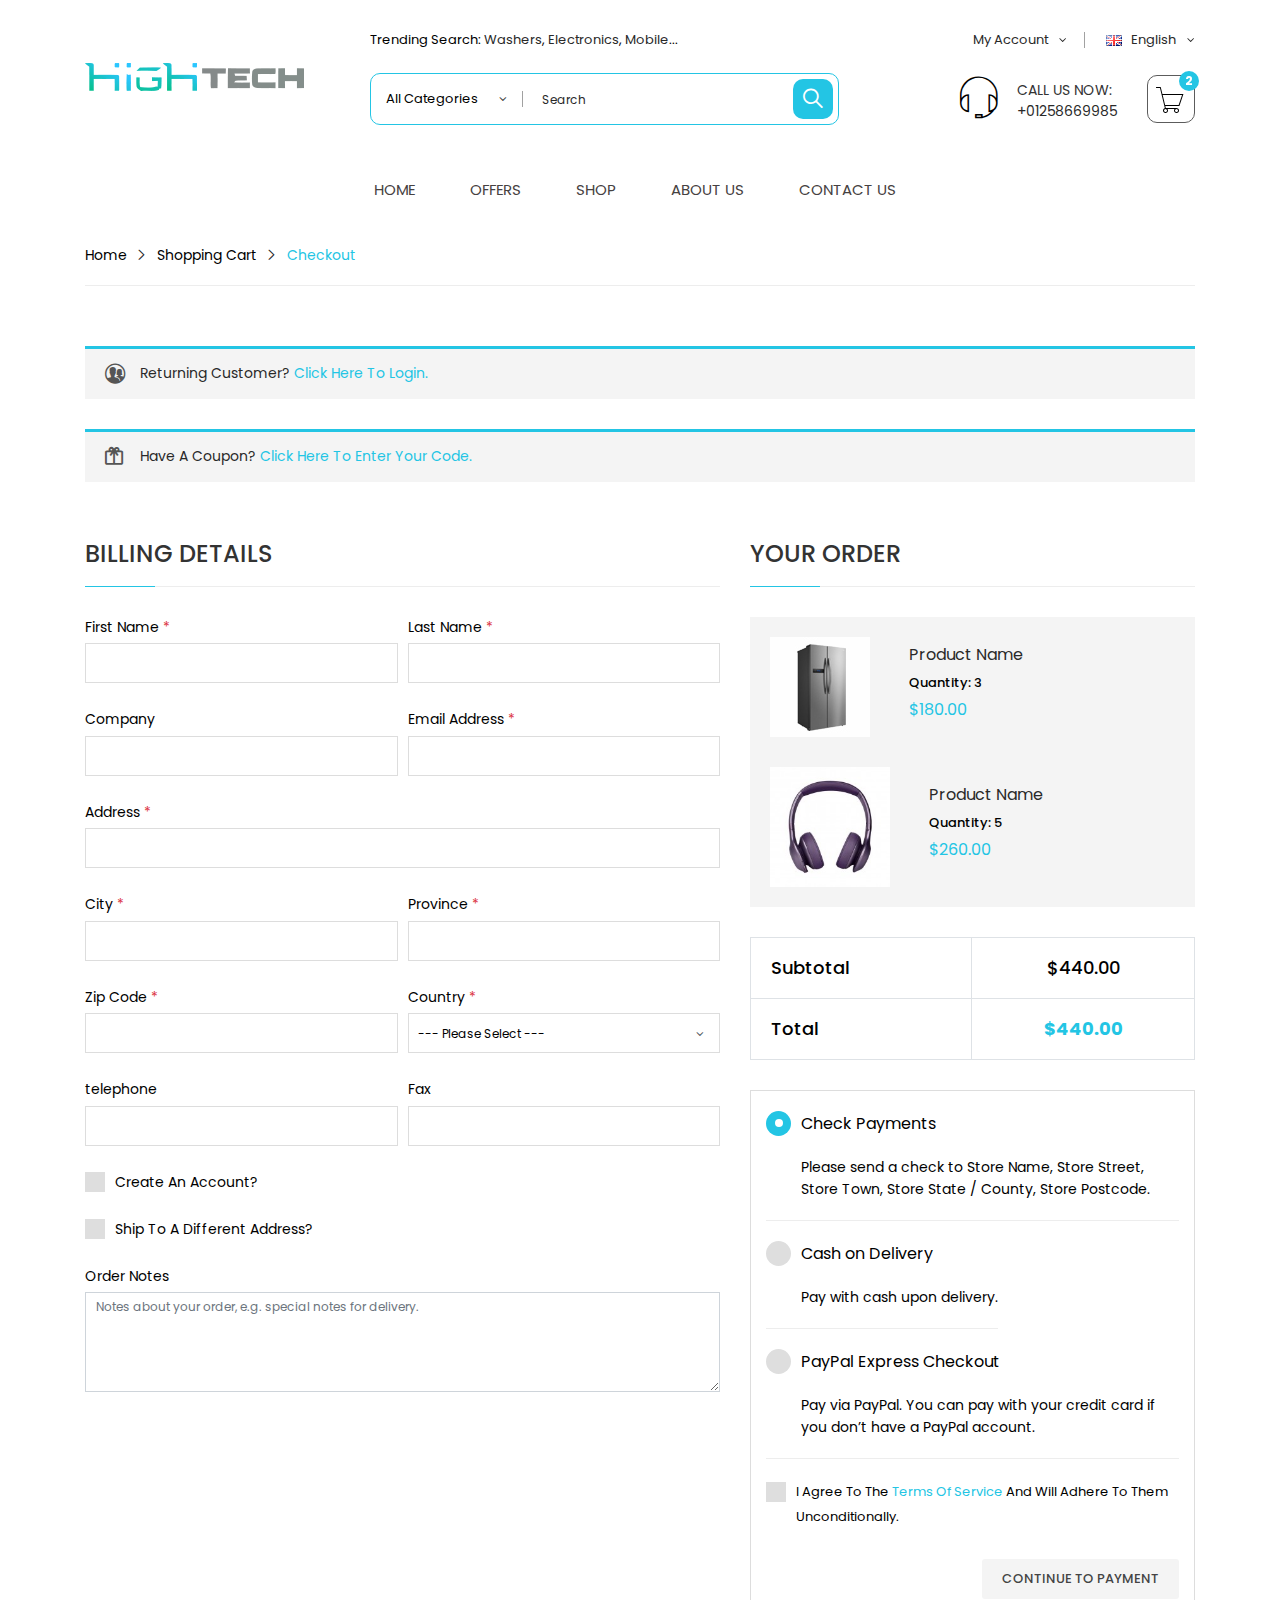
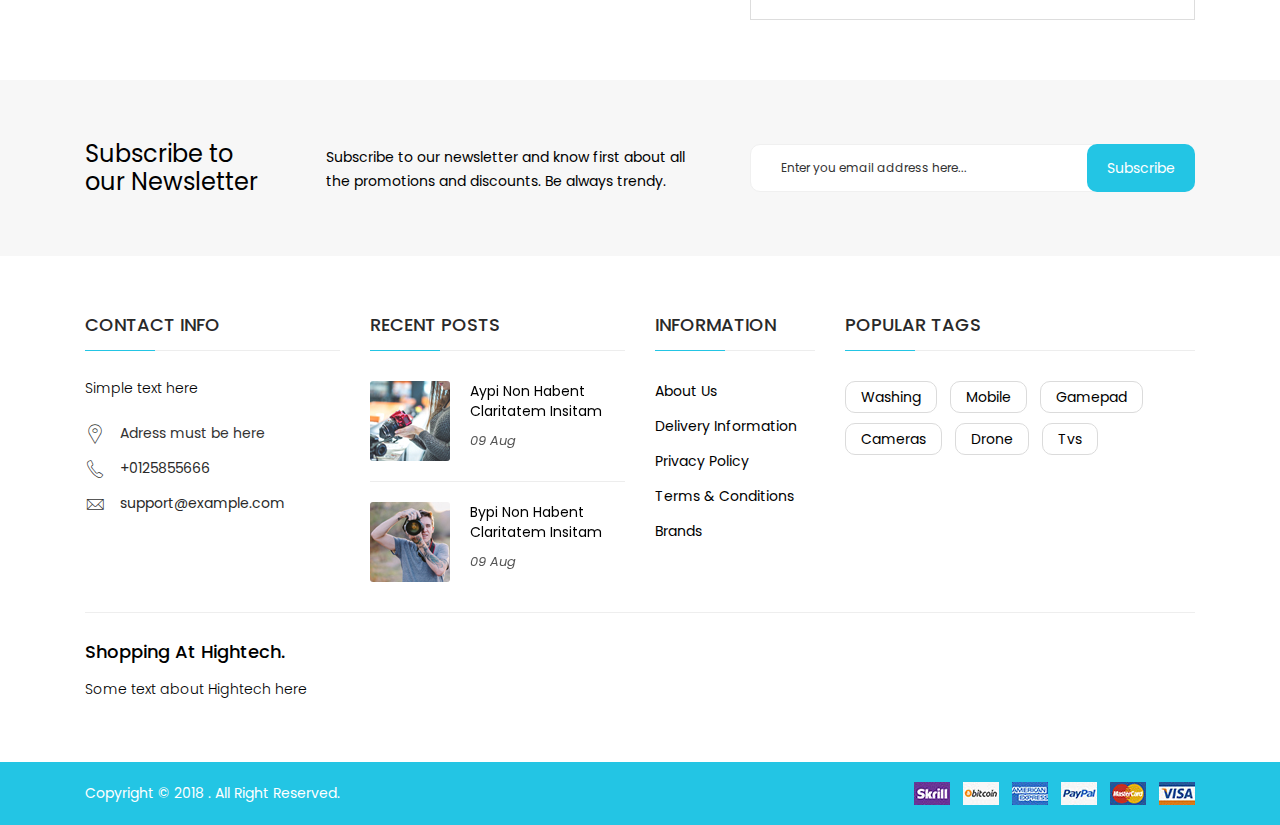
<file: checkout.html>
<!DOCTYPE html>
<html lang="zxx">

<head>
    <meta charset="UTF-8">
    <meta http-equiv="x-ua-compatible" content="ie=edge">
    <title>hightech - Checkout </title>
    <meta name="description" content="Designed by Aliaa Hosny">
    <meta name="Email" content="aliaahosny77@gmail" />
    <meta name="viewport" content="width=device-width, initial-scale=1">

    


    <!-- CSS files
    ============================================ -->

    <!-- Boostrap stylesheet -->
    <link rel="stylesheet" href="assets/css/bootstrap.min.css">
    
    <!-- Icon Font CSS -->
    <link rel="stylesheet" href="assets/css/ionicons.min.css">
    <link rel="stylesheet" href="assets/css/font-awesome.min.css">
    <link rel="stylesheet" href="assets/css/pe-icon-7-stroke.css">

    <!-- Plugins stylesheet -->
    <link rel="stylesheet" href="assets/css/plugins.css">

    <!-- Master stylesheet -->
    <link rel="stylesheet" href="assets/css/style.css">

    <!-- Responsive stylesheet -->
    <link rel="stylesheet" href="assets/css/responsive.css">

    <!-- modernizr JS
    ============================================ -->
    <script src="assets/js/modernizr-2.8.3.min.js"></script>
</head>

<body>

    <!--[if lt IE 9]>
        <p class="browserupgrade">You are using an <strong>outdated</strong> browser. Please upgrade your browser to improve your experience.</p>
    <![endif]-->

    <!-- Start of Whole Site Wrapper with mobile menu support -->
    <div id="whole" class="whole-site-wrapper color-scheme-one">

        <!-- Start of Header -->
        <header class="header bgc-white">
            <div class="header-area">
                <div class="container">
                    <div class="row">
                        <div class="col-12 col-sm-12 col-md-12 col-lg-3 align-self-center">
                            <div class="logo">
                                <a href="index.html"><img src="assets/images/logo.png" alt="Logo" class="img-fluid"></a>
                            </div>
                        </div>
                        <div class="col-12 col-sm-12 col-md-12 col-lg-9">
                            <div class="top-header">
                                <div class="row align-items-center">
                                    <div class="col-12 col-sm-12 col-md-7 col-lg-6 order-md-2 order-lg-1">
                                        <div class="top-search">
                                            <p>Trending Search: <a href="#">Washers</a>, <a href="#">Electronics</a>, <a href="#">Mobile</a>...</p>
                                        </div>
                                    </div>
                                    <div class="col-12 col-sm-12 col-md-12 col-lg-6 order-md-1 order-lg-2">
                                        <ul class="list-inline">
                                            <li class="top-links list-inline-item">
                                                <div class="btn-group">
                                                    <button class="btn-link dropdown-toggle">
                                                       My Account <i class="fa fa-angle-down"></i>
                                                    </button>
                                                    <div class="dropdown-menu">
                                                        <ul>
                                                           <li><a href="register.html">Register</a></li>
                                                           <li><a href="login.html">Login</a></li>
                                                           <li><a href="cart.html">Shopping Cart</a></li>
                                                           <li><a href="checkout.html">Checkout</a></li>
                                                        </ul>
                                                    </div>
                                                </div>
                                            </li>
                                            <li class="language list-inline-item">
                                                <div class="btn-group">
                                                    <button class="btn-link dropdown-toggle">
                                                        <img src="assets/images/icons/en-gb.png" alt="Icons"> English <i class="fa fa-angle-down"></i>
                                                    </button>
                                                    <div class="dropdown-menu">
                                                        <ul>
                                                           <li><a href="#"><img src="assets/images/icons/en-gb.png" alt="Icons"> العربية</a></li>
                                                           <li><a href="#"><img src="assets/images/icons/fr-fr.png" alt="Icons"> French</a></li>
                                                        </ul>
                                                    </div>
                                                </div>
                                            </li>
                                        </ul>
                                    </div>
                                </div>
                            </div> <!-- end of top-header -->

                            <div class="bottom-header">
                                <div class="row align-items-center">
                                    <div class="col-12 col-sm-12 col-md-7 col-lg-7">
                                        <div class="header-search-area">
                                            <div class="search-categories">
                                                <form action="#">
                                                    <div class="search-form-input">
                                                        <select id="select" name="select" class="nice-select">
                                                            <option>All Categories</option>
                                                            <option>Washers</option>
                                                            <option>Laptop</option>
                                                            <option>Mobile</option>
                                                            <option>Cell Phones</option>
                                                            <option>Phone Cases</option>
                                                            <option>Cell Phones</option>
                                                            <option>SmartWatch</option>
                                                            <option>Tvs</option>
                                                            <option>D-Series TVs</option>
                                                            <option>LED TVs</option>
                                                            <option>OLED TVs</option>
                                                            <option>Video Games</option>
                                                            <option>Controllers</option>
                                                            <option>PC Gamepads</option>
                                                            <option>Xbox 360</option>
                                                            <option>Shop</option>
                                                            <option>Earbud</option>
                                                            <option>Keyboard</option>
                                                            <option>Watches</option>
                                                            <option>Blazers</option>
                                                            <option>Microphones</option>
                                                        </select>
                                                        <div class="search-wrapper">
                                                            <input type="text" placeholder="Search">
                                                            <button class="header-search-btn" type="submit"><i class="ion ion-ios-search"></i></button>
                                                        </div>
                                                    </div>
                                                </form>
                                            </div>
                                        </div> <!-- end of header-search-area -->
                                    </div>
                                    <div class="col-12 col-sm-12 col-md-5 col-lg-5">
                                        <div class="header-cart-area">
                                            <div class="header-cart">
                                                <div class="btn-group">
                                                    <button class="btn-link dropdown-toggle icon-cart">
                                                        <i class="pe-7s-cart"></i>
                                                        <span class="count-style">2</span>
                                                    </button>
                                                    <div class="dropdown-menu">
                                                        <div class="shopping-cart-content">
                                                            <ul class="list-unstyled">
                                                                <li class="single-cart-item media">
                                                                    <div class="shopping-cart-img mr-4">
                                                                        <a href="#">
                                                                            <img class="img-fluid" alt="Cart Item" src="assets/images/cart/cart-1.jpg">
                                                                            <span class="product-quantity">1x</span>
                                                                        </a>
                                                                    </div>
                                                                    <div class="shopping-cart-title media-body">
                                                                        <h4><a href="#">Product name must be here</a></h4>
                                                                        <p class="cart-price">$120.00</p>
                                                                        
                                                                    </div>
                                                                    <div class="shopping-cart-delete">
                                                                        <a href="#"><i class="ion ion-md-close"></i></a>
                                                                    </div>
                                                                </li>
                                                                <li class="single-cart-item media">
                                                                    <div class="shopping-cart-img mr-4">
                                                                        <a href="#">
                                                                            <img class="img-fluid" alt="Cart Item" src="assets/images/cart/cart-2.jpg">
                                                                            <span class="product-quantity">2x</span>
                                                                        </a>
                                                                    </div>
                                                                    <div class="shopping-cart-title media-body">
                                                                        <h4><a href="#">Product name must be here </a></h4>
                                                                        <p class="cart-price">$200.00</p>
                                                                       
                                                                        
                                                                    </div>
                                                                    <div class="shopping-cart-delete">
                                                                        <a href="#"><i class="ion ion-md-close"></i></a>
                                                                    </div>
                                                                </li>
                                                            </ul>
                                                            <div class="shopping-cart-total">
                                                                <h4>Sub-Total : <span>$320.00</span></h4>
                                                                <h4>Total : <span>$320.00</span></h4>
                                                            </div>
                                                            <div class="shopping-cart-btn">
                                                                <a class="default-btn" href="cart.html">view cart</a>
                                                                <a class="default-btn" href="checkout.html">checkout</a>
                                                            </div>
                                                        </div>
                                                    </div>
                                                </div>
                                            </div>

                                            <div class="header-contact media">
                                                <div class="header-contact-icon mr-4">
                                                    <i class="pe-7s-headphones"></i>
                                                </div>
                                                <div class="header-contact-content media-body">
                                                    <p><span>CALL US NOW:</span> <br><a href="#">+01258669985</a></p>
                                                </div>
                                            </div>
                                        </div> <!-- end of header-cart-area -->
                                    </div>
                                </div>
                            </div> <!-- end of bottom-header -->
                        </div>
                    </div> <!-- end of row -->
                </div> <!-- end of container -->
            </div> <!-- end of header-area -->

            <!-- Start of Main and Mobile Navigation -->
            <div class="main-nav-area transparent-nav floating-nav">
                <div class="container">
                    <nav id="main_nav" class="stellarnav">
                        <ul class="text-center">
                            <li><a href="index.html"><span>Home</span></a>
                               
                            </li>
                            <li ><a href="shop-grid.html"><span>Offers</span></a>
                               
                            </li>
                            <li><a href="shop-grid.html"><span>Shop </span></a>
                              
                            </li>
                           
                            <li><a href="about.html"><span>About Us</span></a></li>
                            <li><a href="contact.html"><span>Contact Us</span></a></li>
                        </ul>
                    </nav>
                </div> <!-- end of container -->
            </div>
            <!-- End of Main and Mobile Navigation -->
        </header>
        <!-- End of Header -->

        <div class="fixed-header-space"></div> <!-- empty placeholder div for Fixed Menu bar height-->

        <!-- Start of Breadcrumbs -->
        <div class="breadcrumb-section">
            <div class="container">
                <div class="row">
                    <div class="col-12 col-sm-12 col-md-12">
                        <nav class="breadcrumb">
                            <a class="breadcrumb-item" href="index.html">Home</a>
                            <a class="breadcrumb-item" href="cart.html">Shopping Cart</a>
                            <span class="breadcrumb-item active">Checkout</span>
                        </nav>
                    </div>
                </div> <!-- end of row -->
            </div> <!-- end of container -->
        </div>
        <!-- End of Breadcrumbs -->

        <!-- Start of Main Content Wrapper -->
        <div id="content" class="main-content-wrapper">
            
            <!-- Start of Checkout Wrapper -->
            <div class="checkout-wrapper">
                <div class="container">
                    <div class="row">
                        <div class="col-12 col-sm-12 col-md-12 col-lg-12">
                            <main id="primary" class="site-main">
                                <div class="user-actions-area">
                                    <div class="row">
                                        <div class="col-12 col-sm-12 col-md-12 col-lg-12">
                                            <div class="user-actions user-login">
                                                <h3>Returning customer? <span id="show_login">Click here to login.</span></h3>
                                                <div id="checkout_login" class="display-content">
                                                    <div class="login-info">
                                                        <p class="login-text">If you have shopped with us before, please enter your details in the boxes below. If you are a new customer, please proceed to the Billing & Shipping section.</p>
                                                        <form>
                                                            <div class="form-row mb-3">
                                                                <div class="form-group col-12 col-sm-12 col-md-6">
                                                                    <label for="login_user">Username Or Email <span class="text-danger">*</span></label>
                                                                    <input type="text" class="form-control" id="login_user" required>
                                                                </div>
                                                                <div class="form-group col-12 col-sm-12 col-md-6">
                                                                    <label for="login_pass">Password <span class="text-danger">*</span></label>
                                                                    <input type="password" class="form-control" id="login_pass" required>
                                                                </div>
                                                            </div>
                                                            <div class="form-row align-items-center mb-3">
                                                                <div class="form-group col-4 col-sm-2 col-md-2 col-lg-1">
                                                                    <button type="submit" class="btn btn-secondary">Login</button>
                                                                </div>
                                                                <div class="form-group col-8 col-sm-10 col-md-10 col-lg-11">
                                                                    <div class="form-check">
                                                                        <div class="custom-checkbox">
                                                                            <input class="form-check-input" type="checkbox" id="remember_check">
                                                                            <span class="checkmark"></span>
                                                                            <label class="form-check-label" for="remember_check">remember Me</label>
                                                                        </div>
                                                                    </div>
                                                                </div>
                                                            </div>
                                                            <p class="lost-password">
                                                                <a href="#">Lost your password?</a>
                                                            </p>
                                                        </form>
                                                    </div>
                                                </div>
                                            </div> <!-- end of user-actions -->

                                            <div class="user-actions user-coupon">
                                                <h3>Have A Coupon? <span id="show_coupon">Click Here To Enter Your Code.</span></h3>
                                                <div id="checkout_coupon" class="display-content">
                                                    <div class="coupon-info">
                                                        <form action="#">
                                                            <div class="row">
                                                                <div class="col-12 col-sm-12 col-md-6">
                                                                    <div class="input-group">
                                                                        <input type="text" name="coupon" value="" placeholder="Coupon Code" id="input-coupon" class="form-control mr-3" required>
                                                                        <input type="submit" value="Apply Coupon" id="button-coupon" class="btn btn-secondary">
                                                                    </div>
                                                                </div>
                                                            </div>
                                                        </form>
                                                    </div>
                                                </div>
                                            </div> <!-- end of user-actions -->
                                        </div>
                                    </div> <!-- end of row -->
                                </div> <!-- end of user-actions -->

                                <div class="checkout-area">
                                    <div class="row">
                                        <div class="col-12 col-sm-12 col-md-6 col-lg-7">
                                            <div class="checkout-form">
                                                <div class="section-title left-aligned with-border">
                                                    <h2>Billing Details</h2>
                                                </div>

                                                <form action="#">
                                                    <div class="form-row mb-3">
                                                        <div class="form-group col-12 col-sm-12 col-md-6">
                                                            <label for="first_name">First Name <span class="text-danger">*</span></label>
                                                            <input type="text" class="form-control" id="first_name" required>
                                                        </div>
                                                        <div class="form-group col-12 col-sm-12 col-md-6">
                                                            <label for="last_name">Last Name <span class="text-danger">*</span></label>
                                                            <input type="text" class="form-control" id="last_name" required>
                                                        </div>
                                                    </div>
                                                    <div class="form-row mb-3">
                                                        <div class="form-group col-12 col-sm-12 col-md-6">
                                                            <label for="company_name">Company</label>
                                                            <input type="text" class="form-control" id="company_name">
                                                        </div>
                                                        <div class="form-group col-12 col-sm-12 col-md-6">
                                                            <label for="email_address">Email Address <span class="text-danger">*</span></label>
                                                            <input type="email" class="form-control" id="email_address" required>
                                                        </div>
                                                    </div>
                                                    <div class="form-row mb-3">
                                                        <div class="form-group col-12 col-sm-12 col-md-12">
                                                            <label for="p_address">Address <span class="text-danger">*</span></label>
                                                            <input type="text" class="form-control" id="p_address" required>
                                                        </div>
                                                    </div>
                                                    <div class="form-row mb-3">
                                                        <div class="form-group col-12 col-sm-12 col-md-6">
                                                            <label for="city_name">City <span class="text-danger">*</span></label>
                                                            <input type="text" class="form-control" id="city_name" required>
                                                        </div>
                                                        <div class="form-group col-12 col-sm-12 col-md-6">
                                                            <label for="province_name">Province <span class="text-danger">*</span></label>
                                                            <input type="text" class="form-control" id="province_name" required>
                                                        </div>
                                                    </div>
                                                    <div class="form-row mb-3">
                                                        <div class="form-group col-12 col-sm-12 col-md-6">
                                                            <label for="zip_code">Zip Code <span class="text-danger">*</span></label>
                                                            <input type="number" class="form-control" id="zip_code" required>
                                                        </div>
                                                        <div class="form-group col-12 col-sm-12 col-md-6">
                                                            <label for="country_name" class="d-block">Country <span class="text-danger">*</span></label>
                                                            <select name="country_id" id="country_name" class="form-control nice-select" required="">
                                                                <option value=""> --- Please Select --- </option>
                                                                <option value="">Argentina</option>
                                                                <option value="">Bangladesh</option>
                                                                <option value="">Belgium</option>
                                                                <option value="">Brazil</option>
                                                                <option value="">Germany</option>
                                                                <option value="">India</option>
                                                                <option value="">United Kingdom</option>
                                                                <option value="">United States</option>
                                                            </select>
                                                        </div>
                                                    </div>
                                                    <div class="form-row mb-3">
                                                        <div class="form-group col-12 col-sm-12 col-md-6">
                                                            <label for="tel_number">telephone</label>
                                                            <input type="tel" class="form-control" id="tel_number">
                                                        </div>
                                                        <div class="form-group col-12 col-sm-12 col-md-6">
                                                            <label for="fax_num">Fax</label>
                                                            <input type="text" class="form-control" id="fax_num">
                                                        </div>
                                                    </div>
                                                    <div class="form-row">
                                                        <div class="form-group col-12 col-sm-12 col-md-12">
                                                            <div class="form-check mb-3">
                                                                <div class="custom-checkbox">
                                                                    <input class="form-check-input" type="checkbox" id="create_account">
                                                                    <span class="checkmark"></span>
                                                                    <label class="form-check-label" for="create_account">Create an account?</label>
                                                                </div>
                                                            </div>
                                                            <div class="new-account-info mt-4">
                                                                <div class="form-row">
                                                                    <div class="form-group col-12 col-sm-12 col-md-12">
                                                                        <p class="mb-4">Create an account by entering the information below. If you are a returning customer please login at the top of the page.</p>
                                                                        <label for="new_pass">Account Password <span class="text-danger">*</span></label>
                                                                        <input type="password" class="form-control" id="new_pass">
                                                                    </div>
                                                                </div>
                                                            </div>
                                                        </div>
                                                    </div>
                                                    <div class="form-row">
                                                        <div class="form-group col-12 col-sm-12 col-md-12">
                                                            <div class="form-check mb-3">
                                                                <div class="custom-checkbox">
                                                                    <input class="form-check-input" type="checkbox" id="different_shipping">
                                                                    <span class="checkmark"></span>
                                                                    <label class="form-check-label" for="different_shipping" id="different_shipping_address">Ship to a different address?</label>
                                                                </div>
                                                            </div>
                                                            <div class="ship-box-info mt-4">
                                                                <div class="form-row mb-3">
                                                                    <div class="form-group col-12 col-sm-12 col-md-6">
                                                                        <label for="f_name">First Name <span class="text-danger">*</span></label>
                                                                        <input type="text" class="form-control" id="f_name" required>
                                                                    </div>
                                                                    <div class="form-group col-12 col-sm-12 col-md-6">
                                                                        <label for="l_name">Last Name <span class="text-danger">*</span></label>
                                                                        <input type="text" class="form-control" id="l_name" required>
                                                                    </div>
                                                                </div>
                                                                <div class="form-row mb-3">
                                                                    <div class="form-group col-12 col-sm-12 col-md-6">
                                                                        <label for="com_name">Company</label>
                                                                        <input type="text" class="form-control" id="com_name">
                                                                    </div>
                                                                    <div class="form-group col-12 col-sm-12 col-md-6">
                                                                        <label for="email_add">Email Address <span class="text-danger">*</span></label>
                                                                        <input type="email" class="form-control" id="email_add" required>
                                                                    </div>
                                                                </div>
                                                                <div class="form-row mb-3">
                                                                    <div class="form-group col-12 col-sm-12 col-md-12">
                                                                        <label for="coun_name" class="d-block">Country <span class="text-danger">*</span></label>
                                                                        <select name="country_id" id="coun_name" class="form-control nice-select" required="">
                                                                            <option value=""> --- Please Select --- </option>
                                                                            <option value="">Argentina</option>
                                                                            <option value="">Bangladesh</option>
                                                                            <option value="">Belgium</option>
                                                                            <option value="">Brazil</option>
                                                                            <option value="">Germany</option>
                                                                            <option value="">India</option>
                                                                            <option value="">United Kingdom</option>
                                                                            <option value="">United States</option>
                                                                        </select>
                                                                    </div>
                                                                </div>
                                                                <div class="form-row mb-3">
                                                                    <div class="form-group col-12 col-sm-12 col-md-12">
                                                                        <label for="street_add">Street Address</label>
                                                                        <input type="text" class="form-control" id="street_add">
                                                                    </div>
                                                                </div>
                                                                <div class="form-row mb-3">
                                                                    <div class="form-group col-12 col-sm-12 col-md-12">
                                                                        <label for="ap_add">Apartment, suite, unit etc. (optional)</label>
                                                                        <input type="text" class="form-control" id="ap_add">
                                                                    </div>
                                                                </div>
                                                                <div class="form-row mb-3">
                                                                    <div class="form-group col-12 col-sm-12 col-md-12">
                                                                        <label for="cit_name">City <span class="text-danger">*</span></label>
                                                                        <input type="text" class="form-control" id="cit_name" required>
                                                                    </div>
                                                                </div>
                                                                <div class="form-row mb-3">
                                                                    <div class="form-group col-12 col-sm-12 col-md-12">
                                                                        <label for="prov_name">Province <span class="text-danger">*</span></label>
                                                                        <input type="text" class="form-control" id="prov_name" required>
                                                                    </div>
                                                                </div>
                                                                <div class="form-row">
                                                                    <div class="form-group col-12 col-sm-12 col-md-12">
                                                                        <label for="zp_code">Zip Code <span class="text-danger">*</span></label>
                                                                        <input type="number" class="form-control" id="zp_code" required>
                                                                    </div>
                                                                </div>
                                                            </div>
                                                        </div>
                                                    </div>
                                                    <div class="form-row">
                                                        <div class="form-group col-12 col-sm-12 col-md-12">
                                                            <label for="order_notes">Order Notes</label>
                                                            <textarea class="form-control" id="order_notes" placeholder="Notes about your order, e.g. special notes for delivery."></textarea>
                                                        </div>
                                                    </div>
                                                </form>
                                            </div> <!-- end of checkout-form -->
                                        </div>
                                        <div class="col-12 col-sm-12 col-md-6 col-lg-5">
                                            <div class="order-summary">
                                                <div class="section-title left-aligned with-border">
                                                    <h2>Your Order</h2>
                                                </div>
                                                <div class="product-container">
                                                    <div class="product-list">
                                                        <div class="product-inner media align-items-center">
                                                            <div class="product-image mr-4 mr-sm-5 mr-md-4 mr-lg-5">
                                                                <a href="#">
                                                                    <img src="assets/images/products/best/products-1-1.jpg" alt="Proin Lectus Ipsum" title="Proin Lectus Ipsum">
                                                                </a>
                                                            </div>
                                                            <div class="media-body">
                                                                <h5>Product name</h5>
                                                                <p class="product-quantity">Quantity: 3</p>
                                                                <p class="product-final-price">$180.00</p>
                                                            </div>
                                                        </div>
                                                    </div>
                                                    <div class="product-list">
                                                        <div class="product-inner media align-items-center">
                                                            <div class="product-image mr-4 mr-sm-5 mr-md-4 mr-lg-5">
                                                                <a href="#">
                                                                    <img src="assets/images/products/best/products-6-1.jpg" alt="Fusce Aliquam" title="Fusce Aliquam">
                                                                </a>
                                                            </div>
                                                            <div class="media-body">
                                                                <h5>Product name</h5>
                                                                <p class="product-quantity">Quantity: 5</p>
                                                                <p class="product-final-price">$260.00</p>
                                                            </div>
                                                        </div>
                                                    </div>
                                                </div> <!-- end of product-container -->
                                                <div class="order-review">
                                                    <div class="table-responsive">
                                                        <table class="table table-bordered">
                                                            <tbody>
                                                                <tr class="cart-subtotal">
                                                                    <th>Subtotal</th>
                                                                    <td class="text-center">$440.00</td>
                                                                </tr>            
                                                                <tr class="order-total">
                                                                    <th>Total</th>
                                                                    <td class="text-center"><strong><span class="primary-color">$440.00</span></strong></td>
                                                                </tr>
                                                            </tbody>
                                                        </table>
                                                    </div>
                                                </div>
                                                <div class="checkout-payment">
                                                    <form action="#">
                                                        <div class="form-row">
                                                            <div class="custom-radio">
                                                                <input class="form-check-input" type="radio" name="payment" id="check_payment" value="check" checked>
                                                                <span class="checkmark"></span>
                                                                <label class="form-check-label" for="check_payment">Check Payments</label>

                                                                <div class="payment-info" id="check_pay">
                                                                    <p>Please send a check to Store Name, Store Street, Store Town, Store State / County, Store Postcode.</p>
                                                                </div>
                                                            </div>
                                                            <div class="custom-radio">
                                                                <input class="form-check-input" type="radio" name="payment" id="cash_delivery_payment" value="cash">
                                                                <span class="checkmark"></span>
                                                                <label class="form-check-label" for="cash_delivery_payment">Cash on Delivery</label>

                                                                <div class="payment-info" id="cash_pay">
                                                                    <p>Pay with cash upon delivery.</p>
                                                                </div>
                                                            </div>
                                                            <div class="custom-radio">
                                                                <input class="form-check-input" type="radio" name="payment" id="paypal_payment" value="paypal">
                                                                <span class="checkmark"></span>
                                                                <label class="form-check-label" for="paypal_payment">PayPal Express Checkout</label>

                                                                <div class="payment-info" id="paypal_pay">
                                                                    <p>Pay via PayPal. You can pay with your credit card if you don’t have a PayPal account.</p>
                                                                </div>
                                                            </div>
                                                        </div>
                                                        <div class="form-row">
                                                            <div class="form-check">
                                                                <div class="custom-checkbox">
                                                                    <input class="form-check-input" type="checkbox" id="terms_acceptance" required>
                                                                    <span class="checkmark"></span>
                                                                    <label class="form-check-label" for="terms_acceptance">I agree to the <a href="#">terms of service</a> and will adhere to them unconditionally.</label>
                                                                </div>
                                                            </div>
                                                        </div>
                                                        <div class="form-row justify-content-end">
                                                            <input type="submit" class="btn btn-secondary" value="Continue to Payment">
                                                        </div>
                                                    </form>
                                                </div> <!-- end of checkout-payment -->
                                            </div> <!-- end of order-summary -->
                                        </div>
                                    </div> <!-- end of row -->
                                </div> <!-- end of checkout-area -->
                            </main> <!-- end of #primary -->
                        </div>
                    </div> <!-- end of row -->
                </div> <!-- end of container -->
            </div>
            <!-- End of Checkout Wrapper -->

            <!-- Start of Newsletter Section -->
            <section class="newsletter-section vpadding bgc-offset">
                <div class="container">
                    <div class="row align-items-center">
                        <div class="col-12 col-sm-12 col-md-12 col-lg-7">
                            <div class="newsletter-title d-lg-flex justify-content-lg-start">
                                <h6>Subscribe to our Newsletter</h6>
                                <h3>Subscribe to our newsletter and know first about all the promotions and discounts. Be always trendy.</h3>
                            </div>
                        </div>
                        <div class="col-12 col-sm-12 col-md-12 col-lg-5">
                            <div class="newsletter-form-wrapper">
                                <form>
                                    <input type="email" name="email" placeholder="Enter you email address here..." value="" required> 
                                    <input type="submit" class="default-btn" name="contact" value="Subscribe">
                                </form>
                            </div>
                        </div>
                    </div> <!-- end of row -->
                </div> <!-- end of container -->
            </section>
            <!-- End of Newsletter Section -->
        </div>
        <!-- End of Main Content Wrapper -->

        <!-- Start of Footer -->
        <footer id="colophon">

            <!-- Footer Widgets Area -->
            <div class="footer-widgets-area">
                <div class="container">
                    <div class="footer-inner">
                        <div class="row">
                            <div class="col-12 col-sm-12 col-md-6 col-lg-3">
                                <aside class="widget-container">
                                    <h4 class="widgettitle">Contact Info</h4>
                                    <div class="widget-content">
                                        <p>Simple text here</p>
                                        <div class="footer-contact">
                                            <p class="footer-address">Adress must be here</p>
                                            <p class="footer-phone"><a href="#">+0125855666</a></p>
                                            <p class="footer-email"><a href="#">support@example.com</a></p>
                                        </div>
                                    </div> <!-- end of widget-content -->
                                </aside> <!-- end of widget-container -->
                            </div>

                            <div class="col-12 col-sm-12 col-md-6 col-lg-3">
                                <aside class="widget-container">
                                    <h4 class="widgettitle">Recent Posts</h4>
                                    <div class="widget-content">
                                        <div class="recent-posts-widget">

                                            <!-- Slides -->
                                            <div class="swiper-wrapper">
                                                <div class="swiper-slide">
                                                    <div class="posts-single media">
                                                        <div class="post-thumbnail mr-4 mr-lg-3 mr-xl-4">
                                                            <a href="#">
                                                                <img src="assets/images/blog/blog-thumb-1.jpg" alt="Blog Image">
                                                                <div class="overlay"></div>
                                                            </a>
                                                        </div>
                                                        <div class="post-content media-body">
                                                            <div class="post-title">
                                                                <h5><a href="#">Aypi non habent claritatem insitam</a></h5>
                                                            </div>
                                                            <div class="post-date">09 Aug</div>
                                                        </div>
                                                    </div> <!-- end of posts-single -->

                                                    <div class="posts-single media">
                                                        <div class="post-thumbnail mr-4 mr-lg-3 mr-xl-4">
                                                            <a href="#">
                                                                <img src="assets/images/blog/blog-thumb-2.jpg" alt="Blog Image">
                                                                <div class="overlay"></div>
                                                            </a>
                                                        </div>
                                                        <div class="post-content media-body">
                                                            <div class="post-title">
                                                                <h5><a href="#">Bypi non habent claritatem insitam</a></h5>
                                                            </div>
                                                            <div class="post-date">09 Aug</div>
                                                        </div>
                                                    </div> <!-- end of posts-single -->
                                                </div>

                                                <div class="swiper-slide">
                                                    <div class="posts-single media">
                                                        <div class="post-thumbnail mr-4 mr-lg-3 mr-xl-4">
                                                            <a href="#">
                                                                <img src="assets/images/blog/blog-thumb-3.jpg" alt="Blog Image">
                                                                <div class="overlay"></div>
                                                            </a>
                                                        </div>
                                                        <div class="post-content media-body">
                                                            <div class="post-title">
                                                                <h5><a href="#">Cabent claritatem insitam</a></h5>
                                                            </div>
                                                            <div class="post-date">21 Nov</div>
                                                        </div>
                                                    </div> <!-- end of posts-single -->

                                                    <div class="posts-single media">
                                                        <div class="post-thumbnail mr-4 mr-lg-3 mr-xl-4">
                                                            <a href="#">
                                                                <img src="assets/images/blog/blog-thumb-4.jpg" alt="Blog Image">
                                                                <div class="overlay"></div>
                                                            </a>
                                                        </div>
                                                        <div class="post-content media-body">
                                                            <div class="post-title">
                                                                <h5><a href="#">Cypi non habent claritatem insitam</a></h5>
                                                            </div>
                                                            <div class="post-date">09 Aug</div>
                                                        </div>
                                                    </div> <!-- end of posts-single -->
                                                </div>
                                            </div>
                                        </div> <!-- end of recent-posts-widget -->
                                    </div> <!-- end of widget-content -->
                                </aside> <!-- end of widget-container -->
                            </div>

                            <div class="col-12 col-sm-12 col-md-6 col-lg-2">
                                <aside class="widget-container">
                                    <h4 class="widgettitle">Information</h4>
                                    <div class="widget-content">
                                        <div class="widgetized-menu">
                                            <ul class="list-unstyled">
                                                <li><a href="#">About Us</a></li>
                                                <li><a href="#">Delivery Information</a></li>
                                                <li><a href="#">Privacy Policy</a></li>
                                                <li><a href="#">Terms &amp; Conditions</a></li>
                                                <li><a href="#">Brands</a></li>
                                            </ul>
                                        </div>
                                    </div> <!-- end of widget-content -->
                                </aside> <!-- end of widget-container -->
                            </div>

                            <div class="col-12 col-sm-12 col-md-6 col-lg-4">
                                <aside class="widget-container">
                                    <h4 class="widgettitle">Popular Tags</h4>
                                    <div class="widget-content">
                                        <div class="tags-widget">
                                            <ul>
                                                <li><a href="#">Washing</a></li>
                                                <li><a href="#">mobile</a></li>
                                                <li><a href="#">gamepad</a></li>
                                                <li><a href="#">cameras</a></li>
                                                <li><a href="#">drone</a></li>
                                                <li><a href="#">tvs</a></li>
                                            </ul>
                                        </div>
                                    </div> <!-- end of widget-content -->
                                </aside> <!-- end of widget-container -->
                            </div>
                        </div> <!-- end of row -->
                    </div> <!-- end of footer-inner -->
                </div> <!-- end of container -->
            </div> <!-- end of footer-widgets-area -->

            <!-- Footer Description -->
            <div class="footer-description">
                <div class="container">
                    <div class="row">
                        <div class="col-12 col-sm-12 col-md-12">
                            <h2>Shopping at Hightech.</h2>
                            <p>Some text about Hightech here</p>
                        </div>
                    </div> <!-- endo of row -->
                </div> <!-- end of container -->
            </div> <!-- end of footer-description -->

            <!-- Footer Copyright -->
            <div class="footer-copyright">
                <div class="container">
                    <div class="row align-items-center">
                        <div class="col-12 col-sm-12 col-md-12 col-lg-6">
                            <p class="copyright-text">Copyright © 2018 . All Right Reserved.</p>
                        </div>
                        <div class="col-12 col-sm-12 col-md-12 col-lg-6">
                            <div class="footer-payment">
                                <ul>
                                    <li><a href="#"><img src="assets/images/icons/payment-1.jpg" alt="Payment Icons"></a></li>
                                    <li><a href="#"><img src="assets/images/icons/payment-2.jpg" alt="Payment Icons"></a></li>
                                    <li><a href="#"><img src="assets/images/icons/payment-3.jpg" alt="Payment Icons"></a></li>
                                    <li><a href="#"><img src="assets/images/icons/payment-4.jpg" alt="Payment Icons"></a></li>
                                    <li><a href="#"><img src="assets/images/icons/payment-5.jpg" alt="Payment Icons"></a></li>
                                    <li><a href="#"><img src="assets/images/icons/payment-6.jpg" alt="Payment Icons"></a></li>
                                </ul>
                            </div>
                        </div>
                    </div> <!-- end of row -->
                </div> <!-- end of container -->
            </div> <!-- end of footer-copyright -->
        </footer>
        <!-- End of Footer -->

        <!-- Start of Scroll to Top -->
        <div id="to_top">
            <i class="ion ion-ios-arrow-forward"></i>
            <i class="ion ion-ios-arrow-forward"></i>
        </div>
        <!-- End of Scroll to Top -->
    </div>
    <!-- End of Whole Site Wrapper -->

    <!-- Initializing Photoswipe -->
    <div class="pswp" tabindex="-1" role="dialog" aria-hidden="true">
        <div class="pswp__bg"></div>
        <div class="pswp__scroll-wrap">
            <div class="pswp__container">
                <div class="pswp__item"></div>
                <div class="pswp__item"></div>
                <div class="pswp__item"></div>
            </div>
            <div class="pswp__ui pswp__ui--hidden">
                <div class="pswp__top-bar">
                    <div class="pswp__counter"></div>
                    <button class="pswp__button pswp__button--close" title="Close (Esc)"></button>
                    <button class="pswp__button pswp__button--share" title="Share"></button>
                    <button class="pswp__button pswp__button--fs" title="Toggle fullscreen"></button>
                    <button class="pswp__button pswp__button--zoom" title="Zoom in/out"></button>
                    <div class="pswp__preloader">
                        <div class="pswp__preloader__icn">
                            <div class="pswp__preloader__cut">
                                <div class="pswp__preloader__donut"></div>
                            </div>
                        </div>
                    </div>
                </div>
                <div class="pswp__share-modal pswp__share-modal--hidden pswp__single-tap">
                    <div class="pswp__share-tooltip"></div>
                </div>
                <button class="pswp__button pswp__button--arrow--left" title="Previous (arrow left)">
                </button>
                <button class="pswp__button pswp__button--arrow--right" title="Next (arrow right)">
                </button>
                <div class="pswp__caption">
                    <div class="pswp__caption__center"></div>
                </div>
            </div>
        </div>
    </div>
    <!-- End of Photoswipe -->


    <!-- JS
    ============================================ -->

    <!-- jQuery JS -->
    <script src="assets/js/jquery.1.12.4.min.js"></script>

    <!-- Popper JS -->
    <script src="assets/js/popper.min.js"></script>

    <!-- Bootstrap JS -->
    <script src="assets/js/bootstrap.min.js"></script>

    <!-- Plugins JS -->
    <script src="assets/js/plugins.js"></script>

    <!-- Main JS -->
    <script src="assets/js/main.js"></script>

</body>

</html>
</file>
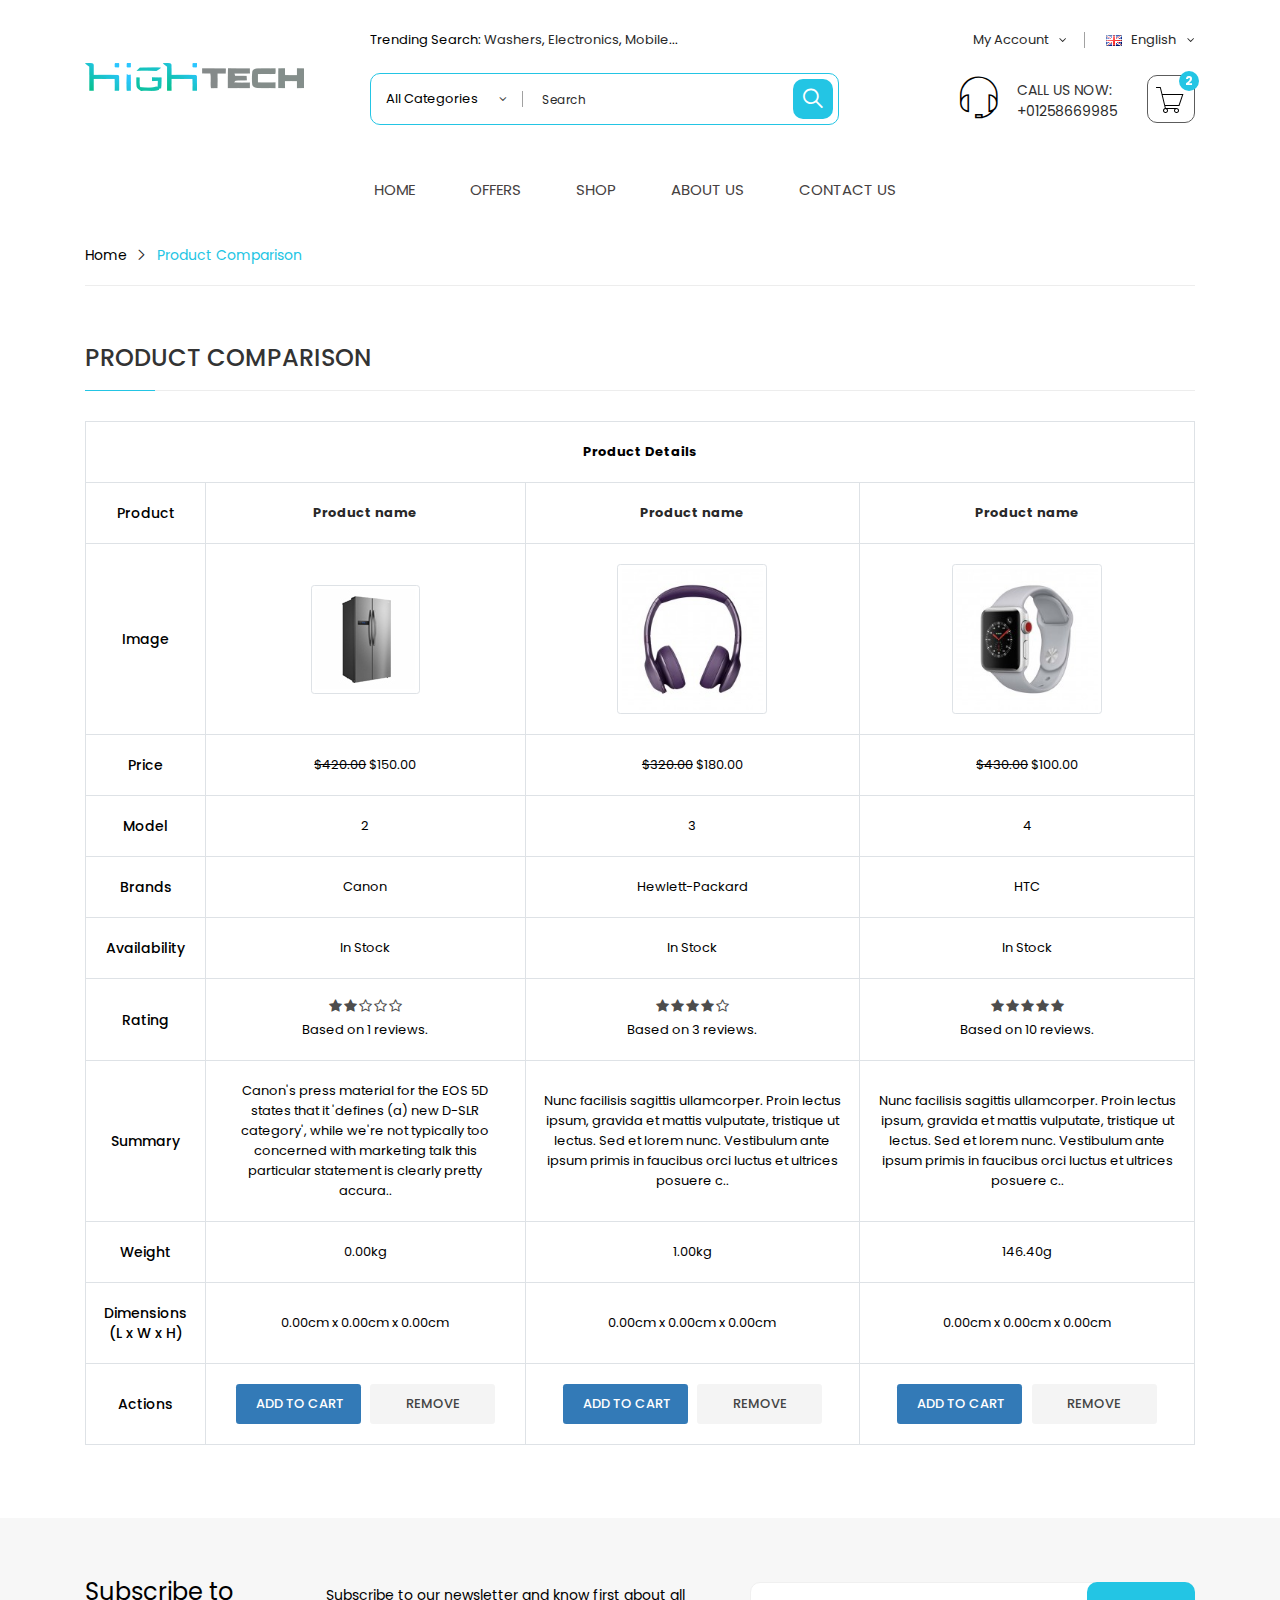
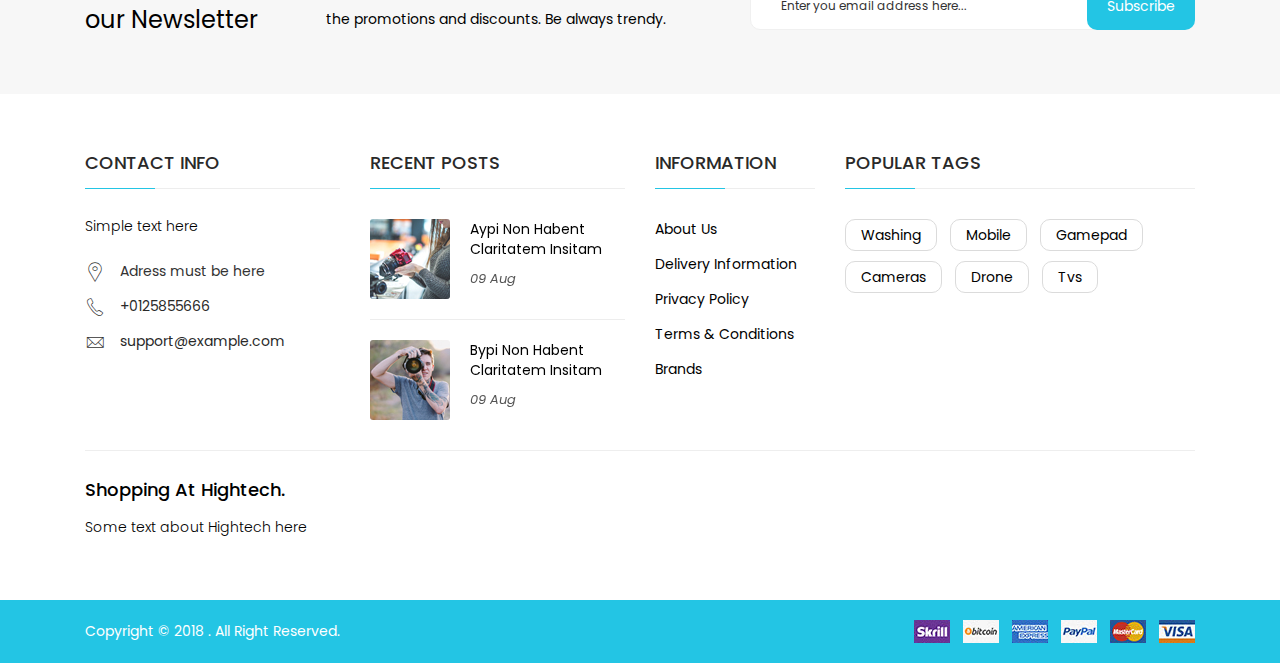
<file: compare.html>
<!DOCTYPE html>
<html lang="zxx">

<head>
    <meta charset="UTF-8">
    <meta http-equiv="x-ua-compatible" content="ie=edge">
    <title>hightech - Compare </title>
    <meta name="description" content="Designed by Aliaa Hosny">
    <meta name="Email" content="aliaahosny77@gmail" />
    <meta name="viewport" content="width=device-width, initial-scale=1">




    <!-- CSS files
    ============================================ -->

    <!-- Boostrap stylesheet -->
    <link rel="stylesheet" href="assets/css/bootstrap.min.css">
    
    <!-- Icon Font CSS -->
    <link rel="stylesheet" href="assets/css/ionicons.min.css">
    <link rel="stylesheet" href="assets/css/font-awesome.min.css">
    <link rel="stylesheet" href="assets/css/pe-icon-7-stroke.css">

    <!-- Plugins stylesheet -->
    <link rel="stylesheet" href="assets/css/plugins.css">

    <!-- Master stylesheet -->
    <link rel="stylesheet" href="assets/css/style.css">

    <!-- Responsive stylesheet -->
    <link rel="stylesheet" href="assets/css/responsive.css">

    <!-- modernizr JS
    ============================================ -->
    <script src="assets/js/modernizr-2.8.3.min.js"></script>
</head>

<body>

    <!--[if lt IE 9]>
        <p class="browserupgrade">You are using an <strong>outdated</strong> browser. Please upgrade your browser to improve your experience.</p>
    <![endif]-->

    <!-- Start of Whole Site Wrapper with mobile menu support -->
    <div id="whole" class="whole-site-wrapper color-scheme-one">

        <!-- Start of Header -->
        <header class="header bgc-white">
            <div class="header-area">
                <div class="container">
                    <div class="row">
                        <div class="col-12 col-sm-12 col-md-12 col-lg-3 align-self-center">
                            <div class="logo">
                                <a href="index.html"><img src="assets/images/logo.png" alt="Logo" class="img-fluid"></a>
                            </div>
                        </div>
                        <div class="col-12 col-sm-12 col-md-12 col-lg-9">
                            <div class="top-header">
                                <div class="row align-items-center">
                                    <div class="col-12 col-sm-12 col-md-7 col-lg-6 order-md-2 order-lg-1">
                                        <div class="top-search">
                                            <p>Trending Search: <a href="#">Washers</a>, <a href="#">Electronics</a>, <a href="#">Mobile</a>...</p>
                                        </div>
                                    </div>
                                    <div class="col-12 col-sm-12 col-md-12 col-lg-6 order-md-1 order-lg-2">
                                        <ul class="list-inline">
                                            <li class="top-links list-inline-item">
                                                <div class="btn-group">
                                                    <button class="btn-link dropdown-toggle">
                                                       My Account <i class="fa fa-angle-down"></i>
                                                    </button>
                                                    <div class="dropdown-menu">
                                                        <ul>
                                                           <li><a href="register.html">Register</a></li>
                                                           <li><a href="login.html">Login</a></li>
                                                           <li><a href="cart.html">Shopping Cart</a></li>
                                                           <li><a href="checkout.html">Checkout</a></li>
                                                        </ul>
                                                    </div>
                                                </div>
                                            </li>
                                            <li class="language list-inline-item">
                                                <div class="btn-group">
                                                    <button class="btn-link dropdown-toggle">
                                                        <img src="assets/images/icons/en-gb.png" alt="Icons"> English <i class="fa fa-angle-down"></i>
                                                    </button>
                                                    <div class="dropdown-menu">
                                                        <ul>
                                                           <li><a href="#"><img src="assets/images/icons/en-gb.png" alt="Icons"> العربية</a></li>
                                                           <li><a href="#"><img src="assets/images/icons/fr-fr.png" alt="Icons"> French</a></li>
                                                        </ul>
                                                    </div>
                                                </div>
                                            </li>
                                        </ul>
                                    </div>
                                </div>
                            </div> <!-- end of top-header -->

                            <div class="bottom-header">
                                <div class="row align-items-center">
                                    <div class="col-12 col-sm-12 col-md-7 col-lg-7">
                                        <div class="header-search-area">
                                            <div class="search-categories">
                                                <form action="#">
                                                    <div class="search-form-input">
                                                        <select id="select" name="select" class="nice-select">
                                                            <option>All Categories</option>
                                                            <option>Washers</option>
                                                            <option>Laptop</option>
                                                            <option>Mobile</option>
                                                            <option>Cell Phones</option>
                                                            <option>Phone Cases</option>
                                                            <option>Cell Phones</option>
                                                            <option>SmartWatch</option>
                                                            <option>Tvs</option>
                                                            <option>D-Series TVs</option>
                                                            <option>LED TVs</option>
                                                            <option>OLED TVs</option>
                                                            <option>Video Games</option>
                                                            <option>Controllers</option>
                                                            <option>PC Gamepads</option>
                                                            <option>Xbox 360</option>
                                                            <option>Shop</option>
                                                            <option>Earbud</option>
                                                            <option>Keyboard</option>
                                                            <option>Watches</option>
                                                            <option>Blazers</option>
                                                            <option>Microphones</option>
                                                        </select>
                                                        <div class="search-wrapper">
                                                            <input type="text" placeholder="Search">
                                                            <button class="header-search-btn" type="submit"><i class="ion ion-ios-search"></i></button>
                                                        </div>
                                                    </div>
                                                </form>
                                            </div>
                                        </div> <!-- end of header-search-area -->
                                    </div>
                                    <div class="col-12 col-sm-12 col-md-5 col-lg-5">
                                        <div class="header-cart-area">
                                            <div class="header-cart">
                                                <div class="btn-group">
                                                    <button class="btn-link dropdown-toggle icon-cart">
                                                        <i class="pe-7s-cart"></i>
                                                        <span class="count-style">2</span>
                                                    </button>
                                                    <div class="dropdown-menu">
                                                        <div class="shopping-cart-content">
                                                            <ul class="list-unstyled">
                                                                <li class="single-cart-item media">
                                                                    <div class="shopping-cart-img mr-4">
                                                                        <a href="#">
                                                                            <img class="img-fluid" alt="Cart Item" src="assets/images/cart/cart-1.jpg">
                                                                            <span class="product-quantity">1x</span>
                                                                        </a>
                                                                    </div>
                                                                    <div class="shopping-cart-title media-body">
                                                                        <h4><a href="#">Product name must be here</a></h4>
                                                                        <p class="cart-price">$120.00</p>
                                                                        
                                                                    </div>
                                                                    <div class="shopping-cart-delete">
                                                                        <a href="#"><i class="ion ion-md-close"></i></a>
                                                                    </div>
                                                                </li>
                                                                <li class="single-cart-item media">
                                                                    <div class="shopping-cart-img mr-4">
                                                                        <a href="#">
                                                                            <img class="img-fluid" alt="Cart Item" src="assets/images/cart/cart-2.jpg">
                                                                            <span class="product-quantity">2x</span>
                                                                        </a>
                                                                    </div>
                                                                    <div class="shopping-cart-title media-body">
                                                                        <h4><a href="#">Product name must be here </a></h4>
                                                                        <p class="cart-price">$200.00</p>
                                                                       
                                                                        
                                                                    </div>
                                                                    <div class="shopping-cart-delete">
                                                                        <a href="#"><i class="ion ion-md-close"></i></a>
                                                                    </div>
                                                                </li>
                                                            </ul>
                                                            <div class="shopping-cart-total">
                                                                <h4>Sub-Total : <span>$320.00</span></h4>
                                                                <h4>Total : <span>$320.00</span></h4>
                                                            </div>
                                                            <div class="shopping-cart-btn">
                                                                <a class="default-btn" href="cart.html">view cart</a>
                                                                <a class="default-btn" href="checkout.html">checkout</a>
                                                            </div>
                                                        </div>
                                                    </div>
                                                </div>
                                            </div>

                                            <div class="header-contact media">
                                                <div class="header-contact-icon mr-4">
                                                    <i class="pe-7s-headphones"></i>
                                                </div>
                                                <div class="header-contact-content media-body">
                                                    <p><span>CALL US NOW:</span> <br><a href="#">+01258669985</a></p>
                                                </div>
                                            </div>
                                        </div> <!-- end of header-cart-area -->
                                    </div>
                                </div>
                            </div> <!-- end of bottom-header -->
                        </div>
                    </div> <!-- end of row -->
                </div> <!-- end of container -->
            </div> <!-- end of header-area -->

            <!-- Start of Main and Mobile Navigation -->
            <div class="main-nav-area transparent-nav floating-nav">
                <div class="container">
                    <nav id="main_nav" class="stellarnav">
                        <ul class="text-center">
                            <li><a href="index.html"><span>Home</span></a>
                               
                            </li>
                            <li ><a href="shop-grid.html"><span>Offers</span></a>
                               
                            </li>
                            <li><a href="shop-grid.html"><span>Shop </span></a>
                              
                            </li>
                           
                            <li><a href="about.html"><span>About Us</span></a></li>
                            <li><a href="contact.html"><span>Contact Us</span></a></li>
                        </ul>
                    </nav>
                </div> <!-- end of container -->
            </div>
            <!-- End of Main and Mobile Navigation -->
        </header>
        <!-- End of Header -->

        <div class="fixed-header-space"></div> <!-- empty placeholder div for Fixed Menu bar height-->

        <!-- Start of Breadcrumbs -->
        <div class="breadcrumb-section">
            <div class="container">
                <div class="row">
                    <div class="col-12 col-sm-12 col-md-12">
                        <nav class="breadcrumb">
                            <a class="breadcrumb-item" href="index.html">Home</a>
                            <span class="breadcrumb-item active">Product Comparison</span>
                        </nav>
                    </div>
                </div> <!-- end of row -->
            </div> <!-- end of container -->
        </div>
        <!-- End of Breadcrumbs -->

        <!-- Start of Main Content Wrapper -->
        <div id="content" class="main-content-wrapper">
            
            <!-- Start of Comparison Wrapper -->
            <div class="comparison-wrapper">
                <div class="container">
                    <div class="row">
                        <div class="col-12 col-sm-12 col-md-12 col-lg-12">
                            <main id="primary" class="site-main">
                                <div class="comparison">
                                    <div class="row">
                                        <div class="col-12 col-sm-12 col-md-12 col-lg-12">
                                            <div class="section-title left-aligned with-border">
                                                <h2>Product Comparison</h2>
                                            </div>

                                            <form action="#">
                                                <div class="table-responsive">
                                                    <table class="table table-bordered">
                                                        <thead>
                                                            <tr>
                                                                <td colspan="4"><strong>Product Details</strong></td>
                                                            </tr>
                                                        </thead>
                                                        <tbody>
                                                            <tr>
                                                                <td class="product-title">Product</td>
                                                                <td><a href="single-product.html"><strong>Product name</strong></a></td>
                                                                <td><a href="single-product.html"><strong>Product name</strong></a></td>
                                                                <td><a href="single-product.html"><strong>Product name</strong></a></td>
                                                            </tr>
                                                            <tr>
                                                                <td class="product-title">Image</td>
                                                                <td> <img src="assets/images/products/best/products-1-1.jpg" alt="Aliquam Consequat" title="Aliquam Consequat" class="img-thumbnail"> </td>
                                                                <td> <img src="assets/images/products/best/products-6-1.jpg" alt="Cas Meque Metus" title="Cas Meque Metus" class="img-thumbnail"> </td>
                                                                <td> <img src="assets/images/products/best/products-8-2.jpg" alt="Donec Ac Tempus" title="Donec Ac Tempus" class="img-thumbnail"> </td>
                                                            </tr>
                                                            <tr>
                                                                <td class="product-title">Price</td>
                                                                <td> <del>$420.00</del> $150.00</td>
                                                                <td> <del>$320.00</del> $180.00</td>
                                                                <td> <del>$430.00</del> $100.00</td>
                                                            </tr>
                                                            <tr>
                                                                <td class="product-title">Model</td>
                                                                <td>2</td>
                                                                <td>3</td>
                                                                <td>4</td>
                                                            </tr>
                                                            <tr>
                                                                <td class="product-title">Brands</td>
                                                                <td>Canon</td>
                                                                <td>Hewlett-Packard</td>
                                                                <td>HTC</td>
                                                            </tr>
                                                            <tr>
                                                                <td class="product-title">Availability</td>
                                                                <td>In Stock</td>
                                                                <td>In Stock</td>
                                                                <td>In Stock</td>
                                                            </tr>
                                                            <tr>
                                                                <td class="product-title">Rating</td>
                                                                <td>
                                                                    <div class="product-ratings d-flex justify-content-center mb-2">
                                                                        <ul class="rating d-flex">
                                                                            <li><i class="fa fa-star"></i></li>
                                                                            <li><i class="fa fa-star"></i></li>
                                                                            <li><i class="fa fa-star-o"></i></li>
                                                                            <li><i class="fa fa-star-o"></i></li>
                                                                            <li><i class="fa fa-star-o"></i></li>
                                                                        </ul>
                                                                    </div>
                                                                    <span>Based on 1 reviews.</span>
                                                                </td>
                                                                <td>
                                                                    <div class="product-ratings d-flex justify-content-center mb-2">
                                                                        <ul class="rating d-flex">
                                                                            <li><i class="fa fa-star"></i></li>
                                                                            <li><i class="fa fa-star"></i></li>
                                                                            <li><i class="fa fa-star"></i></li>
                                                                            <li><i class="fa fa-star"></i></li>
                                                                            <li><i class="fa fa-star-o"></i></li>
                                                                        </ul>
                                                                    </div>
                                                                    <span>Based on 3 reviews.</span>
                                                                </td>
                                                                <td>
                                                                    <div class="product-ratings d-flex justify-content-center mb-2">
                                                                        <ul class="rating d-flex">
                                                                            <li><i class="fa fa-star"></i></li>
                                                                            <li><i class="fa fa-star"></i></li>
                                                                            <li><i class="fa fa-star"></i></li>
                                                                            <li><i class="fa fa-star"></i></li>
                                                                            <li><i class="fa fa-star"></i></li>
                                                                        </ul>
                                                                    </div>
                                                                    <span>Based on 10 reviews.</span>
                                                                </td>
                                                            </tr>
                                                            <tr>
                                                                <td class="product-title">Summary</td>
                                                                <td class="description">
                                                                    Canon's press material for the EOS 5D states that it 'defines (a) new D-SLR category', while we're not typically too concerned with marketing talk this particular statement is clearly pretty accura..
                                                                </td>
                                                                <td class="description">Nunc facilisis sagittis ullamcorper. Proin lectus ipsum, gravida et mattis vulputate, tristique ut lectus. Sed et lorem nunc. Vestibulum ante ipsum primis in faucibus orci luctus et ultrices posuere c..
                                                                </td>
                                                                <td class="description">Nunc facilisis sagittis ullamcorper. Proin lectus ipsum, gravida et mattis vulputate, tristique ut lectus. Sed et lorem nunc. Vestibulum ante ipsum primis in faucibus orci luctus et ultrices posuere c..
                                                                </td>
                                                            </tr>
                                                            <tr>
                                                                <td class="product-title">Weight</td>
                                                                <td>0.00kg</td>
                                                                <td>1.00kg</td>
                                                                <td>146.40g</td>
                                                            </tr>
                                                            <tr>
                                                                <td class="product-title">Dimensions (L x W x H)</td>
                                                                <td>0.00cm x 0.00cm x 0.00cm</td>
                                                                <td>0.00cm x 0.00cm x 0.00cm</td>
                                                                <td>0.00cm x 0.00cm x 0.00cm</td>
                                                            </tr>
                                                            <tr>
                                                                <td class="product-title">Actions</td>
                                                                <td>
                                                                    <a href="cart.html" class="btn btn-secondary mb-2 mb-xl-0 mr-xl-2">Add to Cart</a>
                                                                    <a href="#" class="btn btn-secondary">Remove</a>
                                                                </td>
                                                                <td>
                                                                    <a href="cart.html" class="btn btn-secondary mb-2 mb-xl-0 mr-xl-2">Add to Cart</a>
                                                                    <a href="#" class="btn btn-secondary">Remove</a>
                                                                </td>
                                                                <td>
                                                                    <a href="cart.html" class="btn btn-secondary mb-2 mb-xl-0 mr-xl-2">Add to Cart</a>
                                                                    <a href="#" class="btn btn-secondary">Remove</a>
                                                                </td>
                                                            </tr>
                                                        </tbody>
                                                    </table>
                                                </div>
                                            </form>
                                        </div>
                                    </div>
                                </div> <!-- end of comparison -->
                            </main> <!-- end of #primary -->
                        </div>
                    </div> <!-- end of row -->
                </div> <!-- end of container -->
            </div>
            <!-- End of Comparison Wrapper -->

            <!-- Start of Newsletter Section -->
            <section class="newsletter-section vpadding bgc-offset">
                <div class="container">
                    <div class="row align-items-center">
                        <div class="col-12 col-sm-12 col-md-12 col-lg-7">
                            <div class="newsletter-title d-lg-flex justify-content-lg-start">
                                <h6>Subscribe to our Newsletter</h6>
                                <h3>Subscribe to our newsletter and know first about all the promotions and discounts. Be always trendy.</h3>
                            </div>
                        </div>
                        <div class="col-12 col-sm-12 col-md-12 col-lg-5">
                            <div class="newsletter-form-wrapper">
                                <form >
                                    <input type="email" name="email" placeholder="Enter you email address here..." value="" required> 
                                    <input type="submit" class="default-btn" name="contact" value="Subscribe">
                                </form>
                            </div>
                        </div>
                    </div> <!-- end of row -->
                </div> <!-- end of container -->
            </section>
            <!-- End of Newsletter Section -->
        </div>
        <!-- End of Main Content Wrapper -->

        <!-- Start of Footer -->
        <footer id="colophon">

            <!-- Footer Widgets Area -->
            <div class="footer-widgets-area">
                <div class="container">
                    <div class="footer-inner">
                        <div class="row">
                            <div class="col-12 col-sm-12 col-md-6 col-lg-3">
                                <aside class="widget-container">
                                    <h4 class="widgettitle">Contact Info</h4>
                                    <div class="widget-content">
                                        <p>Simple text here</p>
                                        <div class="footer-contact">
                                            <p class="footer-address">Adress must be here</p>
                                            <p class="footer-phone"><a href="#">+0125855666</a></p>
                                            <p class="footer-email"><a href="#">support@example.com</a></p>
                                        </div>
                                    </div> <!-- end of widget-content -->
                                </aside> <!-- end of widget-container -->
                            </div>

                            <div class="col-12 col-sm-12 col-md-6 col-lg-3">
                                <aside class="widget-container">
                                    <h4 class="widgettitle">Recent Posts</h4>
                                    <div class="widget-content">
                                        <div class="recent-posts-widget">

                                            <!-- Slides -->
                                            <div class="swiper-wrapper">
                                                <div class="swiper-slide">
                                                    <div class="posts-single media">
                                                        <div class="post-thumbnail mr-4 mr-lg-3 mr-xl-4">
                                                            <a href="#">
                                                                <img src="assets/images/blog/blog-thumb-1.jpg" alt="Blog Image">
                                                                <div class="overlay"></div>
                                                            </a>
                                                        </div>
                                                        <div class="post-content media-body">
                                                            <div class="post-title">
                                                                <h5><a href="#">Aypi non habent claritatem insitam</a></h5>
                                                            </div>
                                                            <div class="post-date">09 Aug</div>
                                                        </div>
                                                    </div> <!-- end of posts-single -->

                                                    <div class="posts-single media">
                                                        <div class="post-thumbnail mr-4 mr-lg-3 mr-xl-4">
                                                            <a href="#">
                                                                <img src="assets/images/blog/blog-thumb-2.jpg" alt="Blog Image">
                                                                <div class="overlay"></div>
                                                            </a>
                                                        </div>
                                                        <div class="post-content media-body">
                                                            <div class="post-title">
                                                                <h5><a href="#">Bypi non habent claritatem insitam</a></h5>
                                                            </div>
                                                            <div class="post-date">09 Aug</div>
                                                        </div>
                                                    </div> <!-- end of posts-single -->
                                                </div>

                                                <div class="swiper-slide">
                                                    <div class="posts-single media">
                                                        <div class="post-thumbnail mr-4 mr-lg-3 mr-xl-4">
                                                            <a href="#">
                                                                <img src="assets/images/blog/blog-thumb-3.jpg" alt="Blog Image">
                                                                <div class="overlay"></div>
                                                            </a>
                                                        </div>
                                                        <div class="post-content media-body">
                                                            <div class="post-title">
                                                                <h5><a href="#">Cabent claritatem insitam</a></h5>
                                                            </div>
                                                            <div class="post-date">21 Nov</div>
                                                        </div>
                                                    </div> <!-- end of posts-single -->

                                                    <div class="posts-single media">
                                                        <div class="post-thumbnail mr-4 mr-lg-3 mr-xl-4">
                                                            <a href="#">
                                                                <img src="assets/images/blog/blog-thumb-4.jpg" alt="Blog Image">
                                                                <div class="overlay"></div>
                                                            </a>
                                                        </div>
                                                        <div class="post-content media-body">
                                                            <div class="post-title">
                                                                <h5><a href="#">Cypi non habent claritatem insitam</a></h5>
                                                            </div>
                                                            <div class="post-date">09 Aug</div>
                                                        </div>
                                                    </div> <!-- end of posts-single -->
                                                </div>
                                            </div>
                                        </div> <!-- end of recent-posts-widget -->
                                    </div> <!-- end of widget-content -->
                                </aside> <!-- end of widget-container -->
                            </div>

                            <div class="col-12 col-sm-12 col-md-6 col-lg-2">
                                <aside class="widget-container">
                                    <h4 class="widgettitle">Information</h4>
                                    <div class="widget-content">
                                        <div class="widgetized-menu">
                                            <ul class="list-unstyled">
                                                <li><a href="#">About Us</a></li>
                                                <li><a href="#">Delivery Information</a></li>
                                                <li><a href="#">Privacy Policy</a></li>
                                                <li><a href="#">Terms &amp; Conditions</a></li>
                                                <li><a href="#">Brands</a></li>
                                            </ul>
                                        </div>
                                    </div> <!-- end of widget-content -->
                                </aside> <!-- end of widget-container -->
                            </div>

                            <div class="col-12 col-sm-12 col-md-6 col-lg-4">
                                <aside class="widget-container">
                                    <h4 class="widgettitle">Popular Tags</h4>
                                    <div class="widget-content">
                                        <div class="tags-widget">
                                            <ul>
                                                <li><a href="#">Washing</a></li>
                                                <li><a href="#">mobile</a></li>
                                                <li><a href="#">gamepad</a></li>
                                                <li><a href="#">cameras</a></li>
                                                <li><a href="#">drone</a></li>
                                                <li><a href="#">tvs</a></li>
                                            </ul>
                                        </div>
                                    </div> <!-- end of widget-content -->
                                </aside> <!-- end of widget-container -->
                            </div>
                        </div> <!-- end of row -->
                    </div> <!-- end of footer-inner -->
                </div> <!-- end of container -->
            </div> <!-- end of footer-widgets-area -->

            <!-- Footer Description -->
            <div class="footer-description">
                <div class="container">
                    <div class="row">
                        <div class="col-12 col-sm-12 col-md-12">
                            <h2>Shopping at Hightech.</h2>
                            <p>Some text about Hightech here</p>
                        </div>
                    </div> <!-- endo of row -->
                </div> <!-- end of container -->
            </div> <!-- end of footer-description -->

            <!-- Footer Copyright -->
            <div class="footer-copyright">
                <div class="container">
                    <div class="row align-items-center">
                        <div class="col-12 col-sm-12 col-md-12 col-lg-6">
                            <p class="copyright-text">Copyright © 2018 . All Right Reserved.</p>
                        </div>
                        <div class="col-12 col-sm-12 col-md-12 col-lg-6">
                            <div class="footer-payment">
                                <ul>
                                    <li><a href="#"><img src="assets/images/icons/payment-1.jpg" alt="Payment Icons"></a></li>
                                    <li><a href="#"><img src="assets/images/icons/payment-2.jpg" alt="Payment Icons"></a></li>
                                    <li><a href="#"><img src="assets/images/icons/payment-3.jpg" alt="Payment Icons"></a></li>
                                    <li><a href="#"><img src="assets/images/icons/payment-4.jpg" alt="Payment Icons"></a></li>
                                    <li><a href="#"><img src="assets/images/icons/payment-5.jpg" alt="Payment Icons"></a></li>
                                    <li><a href="#"><img src="assets/images/icons/payment-6.jpg" alt="Payment Icons"></a></li>
                                </ul>
                            </div>
                        </div>
                    </div> <!-- end of row -->
                </div> <!-- end of container -->
            </div> <!-- end of footer-copyright -->
        </footer>
        <!-- End of Footer -->

        <!-- Start of Scroll to Top -->
        <div id="to_top">
            <i class="ion ion-ios-arrow-forward"></i>
            <i class="ion ion-ios-arrow-forward"></i>
        </div>
        <!-- End of Scroll to Top -->
    </div>
    <!-- End of Whole Site Wrapper -->

    <!-- Initializing Photoswipe -->
    <div class="pswp" tabindex="-1" role="dialog" aria-hidden="true">
        <div class="pswp__bg"></div>
        <div class="pswp__scroll-wrap">
            <div class="pswp__container">
                <div class="pswp__item"></div>
                <div class="pswp__item"></div>
                <div class="pswp__item"></div>
            </div>
            <div class="pswp__ui pswp__ui--hidden">
                <div class="pswp__top-bar">
                    <div class="pswp__counter"></div>
                    <button class="pswp__button pswp__button--close" title="Close (Esc)"></button>
                    <button class="pswp__button pswp__button--share" title="Share"></button>
                    <button class="pswp__button pswp__button--fs" title="Toggle fullscreen"></button>
                    <button class="pswp__button pswp__button--zoom" title="Zoom in/out"></button>
                    <div class="pswp__preloader">
                        <div class="pswp__preloader__icn">
                            <div class="pswp__preloader__cut">
                                <div class="pswp__preloader__donut"></div>
                            </div>
                        </div>
                    </div>
                </div>
                <div class="pswp__share-modal pswp__share-modal--hidden pswp__single-tap">
                    <div class="pswp__share-tooltip"></div>
                </div>
                <button class="pswp__button pswp__button--arrow--left" title="Previous (arrow left)">
                </button>
                <button class="pswp__button pswp__button--arrow--right" title="Next (arrow right)">
                </button>
                <div class="pswp__caption">
                    <div class="pswp__caption__center"></div>
                </div>
            </div>
        </div>
    </div>
    <!-- End of Photoswipe -->


    <!-- JS
    ============================================ -->

    <!-- jQuery JS -->
    <script src="assets/js/jquery.1.12.4.min.js"></script>

    <!-- Popper JS -->
    <script src="assets/js/popper.min.js"></script>

    <!-- Bootstrap JS -->
    <script src="assets/js/bootstrap.min.js"></script>

    <!-- Plugins JS -->
    <script src="assets/js/plugins.js"></script>

    <!-- Main JS -->
    <script src="assets/js/main.js"></script>

</body>

</html>
</file>
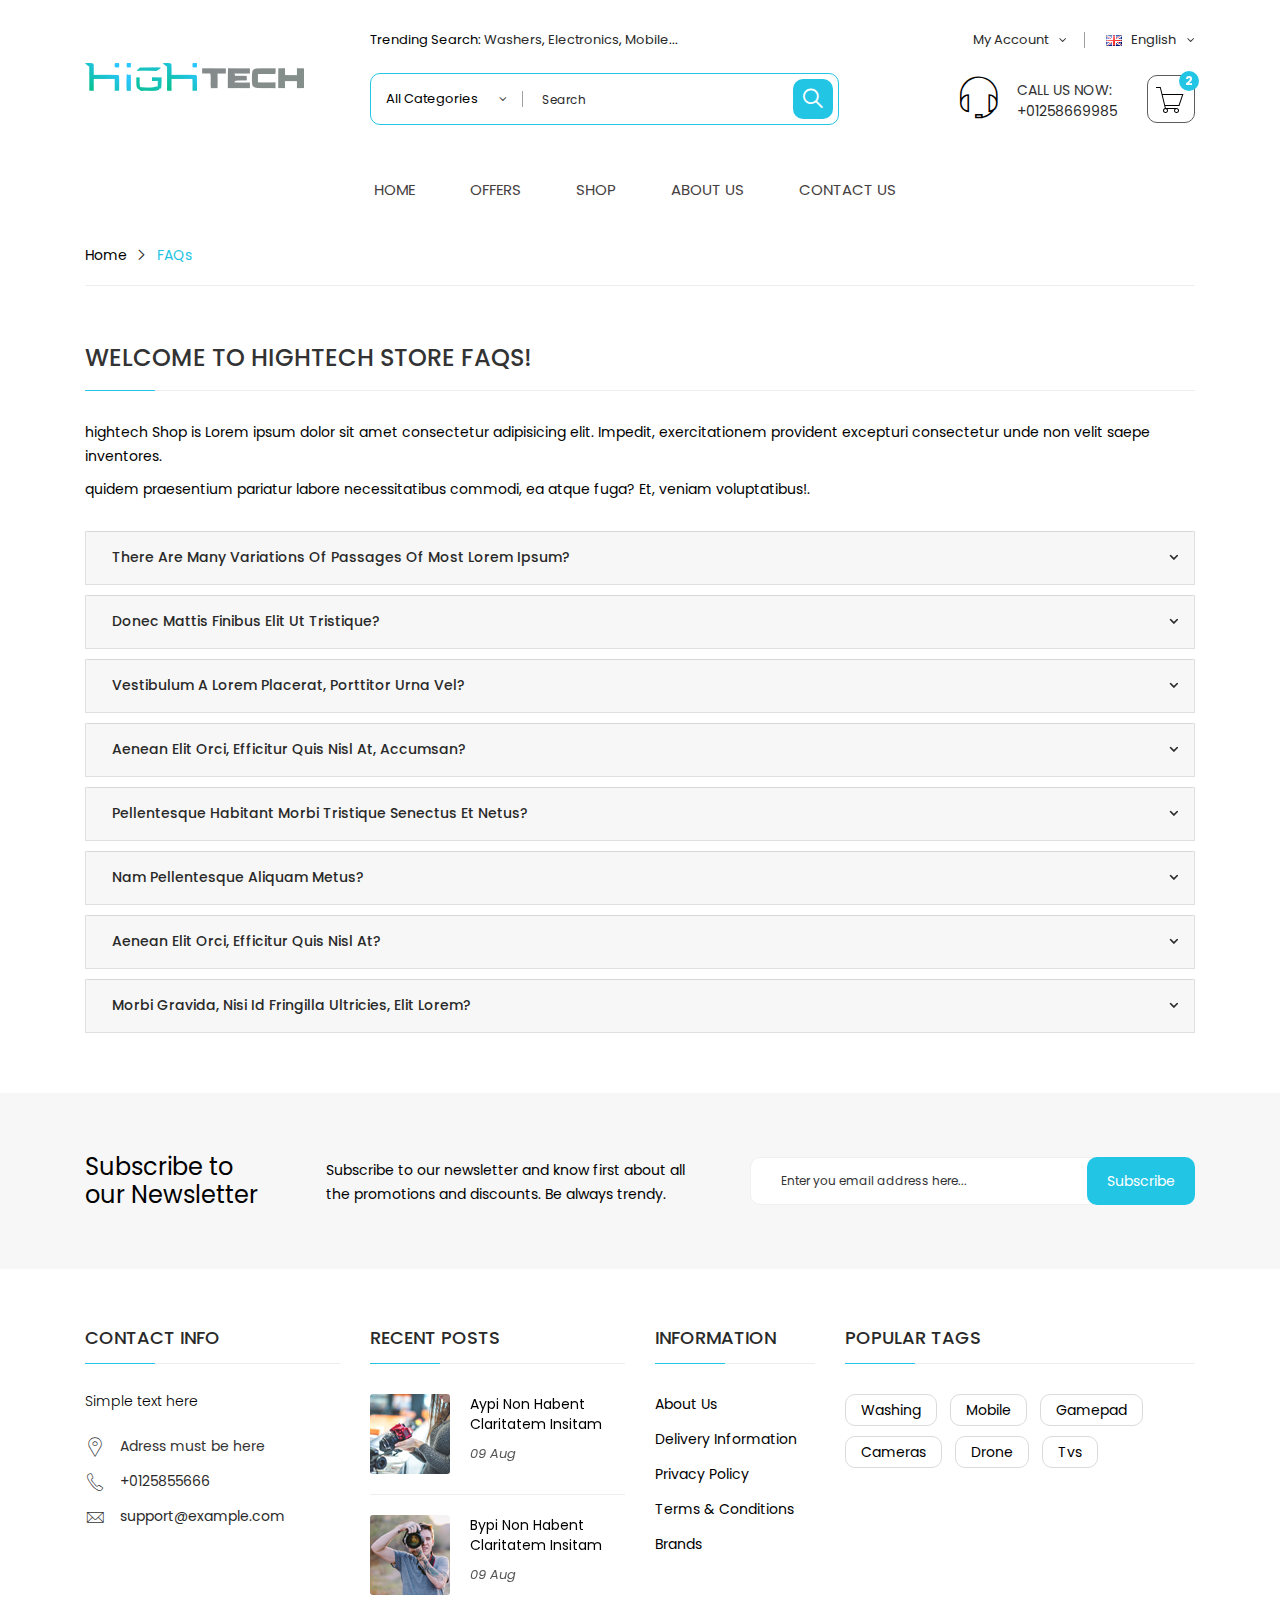
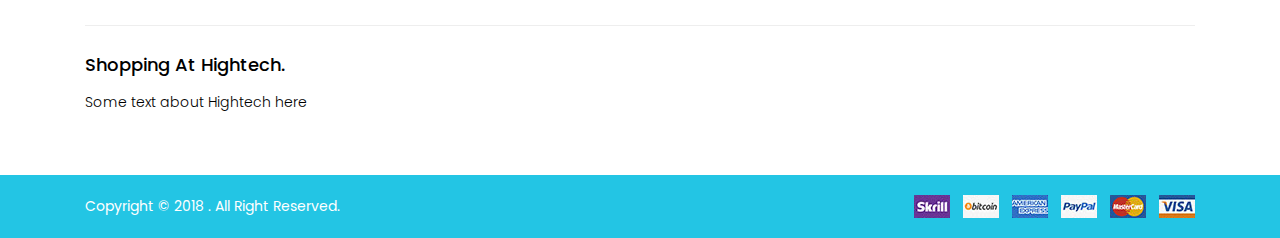
<file: faqs.html>
<!DOCTYPE html>
<html lang="zxx">

<head>
    <meta charset="UTF-8">
    <meta http-equiv="x-ua-compatible" content="ie=edge">
    <title>hightech - faqs</title>
    <meta name="description" content="Designed by Aliaa Hosny">
    <meta name="Email" content="aliaahosny77@gmail" />
    <meta name="viewport" content="width=device-width, initial-scale=1">




    <!-- CSS files
    ============================================ -->

    <!-- Boostrap stylesheet -->
    <link rel="stylesheet" href="assets/css/bootstrap.min.css">

    <!-- Icon Font CSS -->
    <link rel="stylesheet" href="assets/css/ionicons.min.css">
    <link rel="stylesheet" href="assets/css/font-awesome.min.css">
    <link rel="stylesheet" href="assets/css/pe-icon-7-stroke.css">

    <!-- Plugins stylesheet -->
    <link rel="stylesheet" href="assets/css/plugins.css">

    <!-- Master stylesheet -->
    <link rel="stylesheet" href="assets/css/style.css">

    <!-- Responsive stylesheet -->
    <link rel="stylesheet" href="assets/css/responsive.css">

    <!-- modernizr JS
    ============================================ -->
    <script src="assets/js/modernizr-2.8.3.min.js"></script>
</head>

<body>

    <!--[if lt IE 9]>
        <p class="browserupgrade">You are using an <strong>outdated</strong> browser. Please upgrade your browser to improve your experience.</p>
    <![endif]-->

    <!-- Start of Whole Site Wrapper with mobile menu support -->
    <div id="whole" class="whole-site-wrapper color-scheme-one">

        <!-- Start of Header -->
        <header class="header bgc-white">
            <div class="header-area">
                <div class="container">
                    <div class="row">
                        <div class="col-12 col-sm-12 col-md-12 col-lg-3 align-self-center">
                            <div class="logo">
                                <a href="index.html"><img src="assets/images/logo.png" alt="Logo" class="img-fluid"></a>
                            </div>
                        </div>
                        <div class="col-12 col-sm-12 col-md-12 col-lg-9">
                            <div class="top-header">
                                <div class="row align-items-center">
                                    <div class="col-12 col-sm-12 col-md-7 col-lg-6 order-md-2 order-lg-1">
                                        <div class="top-search">
                                            <p>Trending Search: <a href="#">Washers</a>, <a href="#">Electronics</a>,
                                                <a href="#">Mobile</a>...</p>
                                        </div>
                                    </div>
                                    <div class="col-12 col-sm-12 col-md-12 col-lg-6 order-md-1 order-lg-2">
                                        <ul class="list-inline">
                                            <li class="top-links list-inline-item">
                                                <div class="btn-group">
                                                    <button class="btn-link dropdown-toggle">
                                                        My Account <i class="fa fa-angle-down"></i>
                                                    </button>
                                                    <div class="dropdown-menu">
                                                        <ul>
                                                            <li><a href="register.html">Register</a></li>
                                                            <li><a href="login.html">Login</a></li>
                                                            <li><a href="cart.html">Shopping Cart</a></li>
                                                            <li><a href="checkout.html">Checkout</a></li>
                                                        </ul>
                                                    </div>
                                                </div>
                                            </li>
                                            <li class="language list-inline-item">
                                                <div class="btn-group">
                                                    <button class="btn-link dropdown-toggle">
                                                        <img src="assets/images/icons/en-gb.png" alt="Icons"> English
                                                        <i class="fa fa-angle-down"></i>
                                                    </button>
                                                    <div class="dropdown-menu">
                                                        <ul>
                                                            <li><a href="#"><img src="assets/images/icons/en-gb.png"
                                                                        alt="Icons"> العربية</a></li>
                                                            <li><a href="#"><img src="assets/images/icons/fr-fr.png"
                                                                        alt="Icons"> French</a></li>
                                                        </ul>
                                                    </div>
                                                </div>
                                            </li>
                                        </ul>
                                    </div>
                                </div>
                            </div> <!-- end of top-header -->

                            <div class="bottom-header">
                                <div class="row align-items-center">
                                    <div class="col-12 col-sm-12 col-md-7 col-lg-7">
                                        <div class="header-search-area">
                                            <div class="search-categories">
                                                <form action="#">
                                                    <div class="search-form-input">
                                                        <select id="select" name="select" class="nice-select">
                                                            <option>All Categories</option>
                                                            <option>Washers</option>
                                                            <option>Laptop</option>
                                                            <option>Mobile</option>
                                                            <option>Cell Phones</option>
                                                            <option>Phone Cases</option>
                                                            <option>Cell Phones</option>
                                                            <option>SmartWatch</option>
                                                            <option>Tvs</option>
                                                            <option>D-Series TVs</option>
                                                            <option>LED TVs</option>
                                                            <option>OLED TVs</option>
                                                            <option>Video Games</option>
                                                            <option>Controllers</option>
                                                            <option>PC Gamepads</option>
                                                            <option>Xbox 360</option>
                                                            <option>Shop</option>
                                                            <option>Earbud</option>
                                                            <option>Keyboard</option>
                                                            <option>Watches</option>
                                                            <option>Blazers</option>
                                                            <option>Microphones</option>
                                                        </select>
                                                        <div class="search-wrapper">
                                                            <input type="text" placeholder="Search">
                                                            <button class="header-search-btn" type="submit"><i class="ion ion-ios-search"></i></button>
                                                        </div>
                                                    </div>
                                                </form>
                                            </div>
                                        </div> <!-- end of header-search-area -->
                                    </div>
                                    <div class="col-12 col-sm-12 col-md-5 col-lg-5">
                                        <div class="header-cart-area">
                                            <div class="header-cart">
                                                <div class="btn-group">
                                                    <button class="btn-link dropdown-toggle icon-cart">
                                                        <i class="pe-7s-cart"></i>
                                                        <span class="count-style">2</span>
                                                    </button>
                                                    <div class="dropdown-menu">
                                                        <div class="shopping-cart-content">
                                                            <ul class="list-unstyled">
                                                                <li class="single-cart-item media">
                                                                    <div class="shopping-cart-img mr-4">
                                                                        <a href="#">
                                                                            <img class="img-fluid" alt="Cart Item" src="assets/images/cart/cart-1.jpg">
                                                                            <span class="product-quantity">1x</span>
                                                                        </a>
                                                                    </div>
                                                                    <div class="shopping-cart-title media-body">
                                                                        <h4><a href="#">Donec Ac Tempus</a></h4>
                                                                        <p class="cart-price">$120.00</p>
                                                                        <div class="product-attr">
                                                                            <span>Size: S</span>
                                                                            <span>Color: Black</span>
                                                                        </div>
                                                                    </div>
                                                                    <div class="shopping-cart-delete">
                                                                        <a href="#"><i class="ion ion-md-close"></i></a>
                                                                    </div>
                                                                </li>
                                                                <li class="single-cart-item media">
                                                                    <div class="shopping-cart-img mr-4">
                                                                        <a href="#">
                                                                            <img class="img-fluid" alt="Cart Item" src="assets/images/cart/cart-2.jpg">
                                                                            <span class="product-quantity">2x</span>
                                                                        </a>
                                                                    </div>
                                                                    <div class="shopping-cart-title media-body">
                                                                        <h4><a href="#">Aliquam Consequat</a></h4>
                                                                        <p class="cart-price">$200.00</p>
                                                                        <div class="product-attr">
                                                                            <span>Color: White</span>
                                                                            <span>Accessories: Yes</span>
                                                                        </div>
                                                                    </div>
                                                                    <div class="shopping-cart-delete">
                                                                        <a href="#"><i class="ion ion-md-close"></i></a>
                                                                    </div>
                                                                </li>
                                                            </ul>
                                                            <div class="shopping-cart-total">
                                                                <h4>Sub-Total : <span>$320.00</span></h4>
                                                                <h4>Total : <span>$320.00</span></h4>
                                                            </div>
                                                            <div class="shopping-cart-btn">
                                                                <a class="default-btn" href="cart.html">view cart</a>
                                                                <a class="default-btn" href="checkout.html">checkout</a>
                                                            </div>
                                                        </div>
                                                    </div>
                                                </div>
                                            </div>

                                            <div class="header-contact media">
                                                <div class="header-contact-icon mr-4">
                                                    <i class="pe-7s-headphones"></i>
                                                </div>
                                                <div class="header-contact-content media-body">
                                                    <p><span>CALL US NOW:</span> <br><a href="#">+01258669985</a></p>
                                                </div>
                                            </div>
                                        </div> <!-- end of header-cart-area -->
                                    </div>
                                </div>
                            </div> <!-- end of bottom-header -->
                        </div>
                    </div> <!-- end of row -->
                </div> <!-- end of container -->
            </div> <!-- end of header-area -->

            <!-- Start of Main and Mobile Navigation -->
            <div class="main-nav-area transparent-nav floating-nav">
                <div class="container">
                    <nav id="main_nav" class="stellarnav">
                        <ul class="text-center">
                            <li><a href="index.html"><span>Home</span></a>
                               
                            </li>
                            <li ><a href="shop-grid.html"><span>Offers</span></a>
                               
                            </li>
                            <li><a href="shop-grid.html"><span>Shop </span></a>
                              
                            </li>

                            <li><a href="about.html"><span>About Us</span></a></li>
                            <li><a href="contact.html"><span>Contact Us</span></a></li>
                        </ul>
                    </nav>
                </div> <!-- end of container -->
            </div>
            <!-- End of Main and Mobile Navigation -->
        </header>
        <!-- End of Header -->

        <div class="fixed-header-space"></div> <!-- empty placeholder div for Fixed Menu bar height-->

        <!-- Start of Breadcrumbs -->
        <div class="breadcrumb-section">
            <div class="container">
                <div class="row">
                    <div class="col-12 col-sm-12 col-md-12">
                        <nav class="breadcrumb">
                            <a class="breadcrumb-item" href="index.html">Home</a>
                            <span class="breadcrumb-item active">FAQs</span>
                        </nav>
                    </div>
                </div> <!-- end of row -->
            </div> <!-- end of container -->
        </div>
        <!-- End of Breadcrumbs -->

        <!-- Start of Main Content Wrapper -->
        <main id="content" class="main-content-wrapper">

            <!-- Start of About US Section -->
            <section class="faqs-section">
                <div class="container">
                    <div class="row">
                        <div class="col-12 col-sm-12 col-md-12">
                            <div class="faqs-intro mb-half">
                                <div class="section-title left-aligned with-border">
                                    <h2>Welcome To hightech Store FAQs!</h2>
                                </div>
                                <p>hightech Shop is Lorem ipsum dolor sit amet consectetur adipisicing elit. Impedit, exercitationem
                                    provident excepturi consectetur unde non velit saepe inventores.</p>
                                <p> quidem praesentium
                                    pariatur labore necessitatibus commodi, ea atque fuga? Et, veniam voluptatibus!.</p>
                            </div>
                        </div>
                    </div> <!-- end of row -->

                    <div class="row">
                        <div class="col-12 col-sm-12 col-md-12">
                            <div class="faqs-area">
                                <div class="faqs-accordion" id="faqs_accordion">
                                    <div class="card">
                                        <div class="card-header" id="headingOne">
                                            <h5 class="mb-0">
                                                <button class="btn btn-link" type="button" data-toggle="collapse"
                                                    data-target="#collapseOne" aria-expanded="false" aria-controls="collapseOne">There
                                                    are many variations of passages of most Lorem Ipsum?</button>
                                            </h5>
                                        </div>
                                        <div id="collapseOne" class="collapse" aria-labelledby="headingOne" data-parent="#faqs_accordion">
                                            <div class="card-body">
                                                <p>Anim pariatur cliche reprehenderit, enim eiusmod high life accusamus
                                                    terry richardson ad squid. 3 wolf moon officia aute, non cupidatat
                                                    skateboard dolor brunch. Food truck quinoa nesciunt laborum
                                                    eiusmod. Brunch 3 wolf moon tempor, sunt aliqua put a bird on it
                                                    squid single-origin coffee nulla assumenda shoreditch et. Nihil
                                                    anim keffiyeh helvetica, craft beer labore wes anderson cred
                                                    nesciunt sapiente ea proident. Ad vegan excepteur butcher vice
                                                    lomo. Leggings occaecat craft beer farm-to-table, raw denim
                                                    aesthetic synth nesciunt you probably haven't heard of them
                                                    accusamus labore sustainable VHS.</p>
                                            </div>
                                        </div>
                                    </div>
                                    <div class="card">
                                        <div class="card-header" id="headingTwo">
                                            <h5 class="mb-0">
                                                <button class="btn btn-link collapsed" type="button" data-toggle="collapse"
                                                    data-target="#collapseTwo" aria-expanded="false" aria-controls="collapseTwo">Donec
                                                    mattis finibus elit ut tristique?</button>
                                            </h5>
                                        </div>
                                        <div id="collapseTwo" class="collapse" aria-labelledby="headingTwo" data-parent="#faqs_accordion">
                                            <div class="card-body">
                                                <p>Anim pariatur cliche reprehenderit, enim eiusmod high life accusamus
                                                    terry richardson ad squid. 3 wolf moon officia aute, non cupidatat
                                                    skateboard dolor brunch. Food truck quinoa nesciunt laborum
                                                    eiusmod. Brunch 3 wolf moon tempor, sunt aliqua put a bird on it
                                                    squid single-origin coffee nulla assumenda shoreditch et. Nihil
                                                    anim keffiyeh helvetica, craft beer labore wes anderson cred
                                                    nesciunt sapiente ea proident. Ad vegan excepteur butcher vice
                                                    lomo. Leggings occaecat craft beer farm-to-table, raw denim
                                                    aesthetic synth nesciunt you probably haven't heard of them
                                                    accusamus labore sustainable VHS.</p>
                                            </div>
                                        </div>
                                    </div>
                                    <div class="card">
                                        <div class="card-header" id="headingThree">
                                            <h5 class="mb-0">
                                                <button class="btn btn-link collapsed" type="button" data-toggle="collapse"
                                                    data-target="#collapseThree" aria-expanded="false" aria-controls="collapseThree">Vestibulum
                                                    a lorem placerat, porttitor urna vel?</button>
                                            </h5>
                                        </div>
                                        <div id="collapseThree" class="collapse" aria-labelledby="headingThree"
                                            data-parent="#faqs_accordion">
                                            <div class="card-body">
                                                <p>Anim pariatur cliche reprehenderit, enim eiusmod high life accusamus
                                                    terry richardson ad squid. 3 wolf moon officia aute, non cupidatat
                                                    skateboard dolor brunch. Food truck quinoa nesciunt laborum
                                                    eiusmod. Brunch 3 wolf moon tempor, sunt aliqua put a bird on it
                                                    squid single-origin coffee nulla assumenda shoreditch et. Nihil
                                                    anim keffiyeh helvetica, craft beer labore wes anderson cred
                                                    nesciunt sapiente ea proident. Ad vegan excepteur butcher vice
                                                    lomo. Leggings occaecat craft beer farm-to-table, raw denim
                                                    aesthetic synth nesciunt you probably haven't heard of them
                                                    accusamus labore sustainable VHS.</p>
                                            </div>
                                        </div>
                                    </div>
                                    <div class="card">
                                        <div class="card-header" id="headingFour">
                                            <h5 class="mb-0">
                                                <button class="btn btn-link" type="button" data-toggle="collapse"
                                                    data-target="#collapseFour" aria-expanded="false" aria-controls="collapseFour">Aenean
                                                    elit orci, efficitur quis nisl at, accumsan?</button>
                                            </h5>
                                        </div>
                                        <div id="collapseFour" class="collapse" aria-labelledby="headingFour"
                                            data-parent="#faqs_accordion">
                                            <div class="card-body">
                                                <p>Anim pariatur cliche reprehenderit, enim eiusmod high life accusamus
                                                    terry richardson ad squid. 3 wolf moon officia aute, non cupidatat
                                                    skateboard dolor brunch. Food truck quinoa nesciunt laborum
                                                    eiusmod. Brunch 3 wolf moon tempor, sunt aliqua put a bird on it
                                                    squid single-origin coffee nulla assumenda shoreditch et. Nihil
                                                    anim keffiyeh helvetica, craft beer labore wes anderson cred
                                                    nesciunt sapiente ea proident. Ad vegan excepteur butcher vice
                                                    lomo. Leggings occaecat craft beer farm-to-table, raw denim
                                                    aesthetic synth nesciunt you probably haven't heard of them
                                                    accusamus labore sustainable VHS.</p>
                                            </div>
                                        </div>
                                    </div>
                                    <div class="card">
                                        <div class="card-header" id="headingFive">
                                            <h5 class="mb-0">
                                                <button class="btn btn-link" type="button" data-toggle="collapse"
                                                    data-target="#collapseFive" aria-expanded="false" aria-controls="collapseFive">Pellentesque
                                                    habitant morbi tristique senectus et netus?</button>
                                            </h5>
                                        </div>
                                        <div id="collapseFive" class="collapse" aria-labelledby="headingFive"
                                            data-parent="#faqs_accordion">
                                            <div class="card-body">
                                                <p>Anim pariatur cliche reprehenderit, enim eiusmod high life accusamus
                                                    terry richardson ad squid. 3 wolf moon officia aute, non cupidatat
                                                    skateboard dolor brunch. Food truck quinoa nesciunt laborum
                                                    eiusmod. Brunch 3 wolf moon tempor, sunt aliqua put a bird on it
                                                    squid single-origin coffee nulla assumenda shoreditch et. Nihil
                                                    anim keffiyeh helvetica, craft beer labore wes anderson cred
                                                    nesciunt sapiente ea proident. Ad vegan excepteur butcher vice
                                                    lomo. Leggings occaecat craft beer farm-to-table, raw denim
                                                    aesthetic synth nesciunt you probably haven't heard of them
                                                    accusamus labore sustainable VHS.</p>
                                            </div>
                                        </div>
                                    </div>
                                    <div class="card">
                                        <div class="card-header" id="headingSix">
                                            <h5 class="mb-0">
                                                <button class="btn btn-link" type="button" data-toggle="collapse"
                                                    data-target="#collapseSix" aria-expanded="false" aria-controls="collapseSix">Nam
                                                    pellentesque aliquam metus?</button>
                                            </h5>
                                        </div>
                                        <div id="collapseSix" class="collapse" aria-labelledby="headingSix" data-parent="#faqs_accordion">
                                            <div class="card-body">
                                                <p>Anim pariatur cliche reprehenderit, enim eiusmod high life accusamus
                                                    terry richardson ad squid. 3 wolf moon officia aute, non cupidatat
                                                    skateboard dolor brunch. Food truck quinoa nesciunt laborum
                                                    eiusmod. Brunch 3 wolf moon tempor, sunt aliqua put a bird on it
                                                    squid single-origin coffee nulla assumenda shoreditch et. Nihil
                                                    anim keffiyeh helvetica, craft beer labore wes anderson cred
                                                    nesciunt sapiente ea proident. Ad vegan excepteur butcher vice
                                                    lomo. Leggings occaecat craft beer farm-to-table, raw denim
                                                    aesthetic synth nesciunt you probably haven't heard of them
                                                    accusamus labore sustainable VHS.</p>
                                            </div>
                                        </div>
                                    </div>
                                    <div class="card">
                                        <div class="card-header" id="headingSeven">
                                            <h5 class="mb-0">
                                                <button class="btn btn-link" type="button" data-toggle="collapse"
                                                    data-target="#collapseSeven" aria-expanded="false" aria-controls="collapseSeven">Aenean
                                                    elit orci, efficitur quis nisl at?</button>
                                            </h5>
                                        </div>
                                        <div id="collapseSeven" class="collapse" aria-labelledby="headingSeven"
                                            data-parent="#faqs_accordion">
                                            <div class="card-body">
                                                <p>Anim pariatur cliche reprehenderit, enim eiusmod high life accusamus
                                                    terry richardson ad squid. 3 wolf moon officia aute, non cupidatat
                                                    skateboard dolor brunch. Food truck quinoa nesciunt laborum
                                                    eiusmod. Brunch 3 wolf moon tempor, sunt aliqua put a bird on it
                                                    squid single-origin coffee nulla assumenda shoreditch et. Nihil
                                                    anim keffiyeh helvetica, craft beer labore wes anderson cred
                                                    nesciunt sapiente ea proident. Ad vegan excepteur butcher vice
                                                    lomo. Leggings occaecat craft beer farm-to-table, raw denim
                                                    aesthetic synth nesciunt you probably haven't heard of them
                                                    accusamus labore sustainable VHS.</p>
                                            </div>
                                        </div>
                                    </div>
                                    <div class="card">
                                        <div class="card-header" id="headingEight">
                                            <h5 class="mb-0">
                                                <button class="btn btn-link" type="button" data-toggle="collapse"
                                                    data-target="#collapseEight" aria-expanded="false" aria-controls="collapseEight">Morbi
                                                    gravida, nisi id fringilla ultricies, elit lorem?</button>
                                            </h5>
                                        </div>
                                        <div id="collapseEight" class="collapse" aria-labelledby="headingEight"
                                            data-parent="#faqs_accordion">
                                            <div class="card-body">
                                                <p>Anim pariatur cliche reprehenderit, enim eiusmod high life accusamus
                                                    terry richardson ad squid. 3 wolf moon officia aute, non cupidatat
                                                    skateboard dolor brunch. Food truck quinoa nesciunt laborum
                                                    eiusmod. Brunch 3 wolf moon tempor, sunt aliqua put a bird on it
                                                    squid single-origin coffee nulla assumenda shoreditch et. Nihil
                                                    anim keffiyeh helvetica, craft beer labore wes anderson cred
                                                    nesciunt sapiente ea proident. Ad vegan excepteur butcher vice
                                                    lomo. Leggings occaecat craft beer farm-to-table, raw denim
                                                    aesthetic synth nesciunt you probably haven't heard of them
                                                    accusamus labore sustainable VHS.</p>
                                            </div>
                                        </div>
                                    </div>
                                </div>
                            </div> <!-- end of faqs-area -->
                        </div>
                    </div> <!-- end of row -->
                </div> <!-- end of container -->
            </section>
            <!-- End of About US Section -->

            <!-- Start of Newsletter Section -->
            <section class="newsletter-section vpadding bgc-offset">
                <div class="container">
                    <div class="row align-items-center">
                        <div class="col-12 col-sm-12 col-md-12 col-lg-7">
                            <div class="newsletter-title d-lg-flex justify-content-lg-start">
                                <h6>Subscribe to our Newsletter</h6>
                                <h3>Subscribe to our newsletter and know first about all the promotions and discounts.
                                    Be always trendy.</h3>
                            </div>
                        </div>
                        <div class="col-12 col-sm-12 col-md-12 col-lg-5">
                            <div class="newsletter-form-wrapper">
                                <form >
                                    <input type="email" name="email" placeholder="Enter you email address here..."
                                        value="" required>
                                    <input type="submit" class="default-btn" name="contact" value="Subscribe">
                                </form>
                            </div>
                        </div>
                    </div> <!-- end of row -->
                </div> <!-- end of container -->
            </section>
            <!-- End of Newsletter Section -->
        </main>
        <!-- End of Main Content Wrapper -->

          <!-- Start of Footer -->
          <footer id="colophon">

            <!-- Footer Widgets Area -->
            <div class="footer-widgets-area">
                <div class="container">
                    <div class="footer-inner">
                        <div class="row">
                            <div class="col-12 col-sm-12 col-md-6 col-lg-3">
                                <aside class="widget-container">
                                    <h4 class="widgettitle">Contact Info</h4>
                                    <div class="widget-content">
                                        <p>Simple text here</p>
                                        <div class="footer-contact">
                                            <p class="footer-address">Adress must be here</p>
                                            <p class="footer-phone"><a href="#">+0125855666</a></p>
                                            <p class="footer-email"><a href="#">support@example.com</a></p>
                                        </div>
                                    </div> <!-- end of widget-content -->
                                </aside> <!-- end of widget-container -->
                            </div>

                            <div class="col-12 col-sm-12 col-md-6 col-lg-3">
                                <aside class="widget-container">
                                    <h4 class="widgettitle">Recent Posts</h4>
                                    <div class="widget-content">
                                        <div class="recent-posts-widget">

                                            <!-- Slides -->
                                            <div class="swiper-wrapper">
                                                <div class="swiper-slide">
                                                    <div class="posts-single media">
                                                        <div class="post-thumbnail mr-4 mr-lg-3 mr-xl-4">
                                                            <a href="#">
                                                                <img src="assets/images/blog/blog-thumb-1.jpg" alt="Blog Image">
                                                                <div class="overlay"></div>
                                                            </a>
                                                        </div>
                                                        <div class="post-content media-body">
                                                            <div class="post-title">
                                                                <h5><a href="#">Aypi non habent claritatem insitam</a></h5>
                                                            </div>
                                                            <div class="post-date">09 Aug</div>
                                                        </div>
                                                    </div> <!-- end of posts-single -->

                                                    <div class="posts-single media">
                                                        <div class="post-thumbnail mr-4 mr-lg-3 mr-xl-4">
                                                            <a href="#">
                                                                <img src="assets/images/blog/blog-thumb-2.jpg" alt="Blog Image">
                                                                <div class="overlay"></div>
                                                            </a>
                                                        </div>
                                                        <div class="post-content media-body">
                                                            <div class="post-title">
                                                                <h5><a href="#">Bypi non habent claritatem insitam</a></h5>
                                                            </div>
                                                            <div class="post-date">09 Aug</div>
                                                        </div>
                                                    </div> <!-- end of posts-single -->
                                                </div>

                                                <div class="swiper-slide">
                                                    <div class="posts-single media">
                                                        <div class="post-thumbnail mr-4 mr-lg-3 mr-xl-4">
                                                            <a href="#">
                                                                <img src="assets/images/blog/blog-thumb-3.jpg" alt="Blog Image">
                                                                <div class="overlay"></div>
                                                            </a>
                                                        </div>
                                                        <div class="post-content media-body">
                                                            <div class="post-title">
                                                                <h5><a href="#">Cabent claritatem insitam</a></h5>
                                                            </div>
                                                            <div class="post-date">21 Nov</div>
                                                        </div>
                                                    </div> <!-- end of posts-single -->

                                                    <div class="posts-single media">
                                                        <div class="post-thumbnail mr-4 mr-lg-3 mr-xl-4">
                                                            <a href="#">
                                                                <img src="assets/images/blog/blog-thumb-4.jpg" alt="Blog Image">
                                                                <div class="overlay"></div>
                                                            </a>
                                                        </div>
                                                        <div class="post-content media-body">
                                                            <div class="post-title">
                                                                <h5><a href="#">Cypi non habent claritatem insitam</a></h5>
                                                            </div>
                                                            <div class="post-date">09 Aug</div>
                                                        </div>
                                                    </div> <!-- end of posts-single -->
                                                </div>
                                            </div>
                                        </div> <!-- end of recent-posts-widget -->
                                    </div> <!-- end of widget-content -->
                                </aside> <!-- end of widget-container -->
                            </div>

                            <div class="col-12 col-sm-12 col-md-6 col-lg-2">
                                <aside class="widget-container">
                                    <h4 class="widgettitle">Information</h4>
                                    <div class="widget-content">
                                        <div class="widgetized-menu">
                                            <ul class="list-unstyled">
                                                <li><a href="#">About Us</a></li>
                                                <li><a href="#">Delivery Information</a></li>
                                                <li><a href="#">Privacy Policy</a></li>
                                                <li><a href="#">Terms &amp; Conditions</a></li>
                                                <li><a href="#">Brands</a></li>
                                            </ul>
                                        </div>
                                    </div> <!-- end of widget-content -->
                                </aside> <!-- end of widget-container -->
                            </div>

                            <div class="col-12 col-sm-12 col-md-6 col-lg-4">
                                <aside class="widget-container">
                                    <h4 class="widgettitle">Popular Tags</h4>
                                    <div class="widget-content">
                                        <div class="tags-widget">
                                            <ul>
                                                <li><a href="#">Washing</a></li>
                                                <li><a href="#">mobile</a></li>
                                                <li><a href="#">gamepad</a></li>
                                                <li><a href="#">cameras</a></li>
                                                <li><a href="#">drone</a></li>
                                                <li><a href="#">tvs</a></li>
                                            </ul>
                                        </div>
                                    </div> <!-- end of widget-content -->
                                </aside> <!-- end of widget-container -->
                            </div>
                        </div> <!-- end of row -->
                    </div> <!-- end of footer-inner -->
                </div> <!-- end of container -->
            </div> <!-- end of footer-widgets-area -->

            <!-- Footer Description -->
            <div class="footer-description">
                <div class="container">
                    <div class="row">
                        <div class="col-12 col-sm-12 col-md-12">
                            <h2>Shopping at Hightech.</h2>
                            <p>Some text about Hightech here</p>
                        </div>
                    </div> <!-- endo of row -->
                </div> <!-- end of container -->
            </div> <!-- end of footer-description -->

            <!-- Footer Copyright -->
            <div class="footer-copyright">
                <div class="container">
                    <div class="row align-items-center">
                        <div class="col-12 col-sm-12 col-md-12 col-lg-6">
                            <p class="copyright-text">Copyright © 2018 . All Right Reserved.</p>
                        </div>
                        <div class="col-12 col-sm-12 col-md-12 col-lg-6">
                            <div class="footer-payment">
                                <ul>
                                    <li><a href="#"><img src="assets/images/icons/payment-1.jpg" alt="Payment Icons"></a></li>
                                    <li><a href="#"><img src="assets/images/icons/payment-2.jpg" alt="Payment Icons"></a></li>
                                    <li><a href="#"><img src="assets/images/icons/payment-3.jpg" alt="Payment Icons"></a></li>
                                    <li><a href="#"><img src="assets/images/icons/payment-4.jpg" alt="Payment Icons"></a></li>
                                    <li><a href="#"><img src="assets/images/icons/payment-5.jpg" alt="Payment Icons"></a></li>
                                    <li><a href="#"><img src="assets/images/icons/payment-6.jpg" alt="Payment Icons"></a></li>
                                </ul>
                            </div>
                        </div>
                    </div> <!-- end of row -->
                </div> <!-- end of container -->
            </div> <!-- end of footer-copyright -->
        </footer>
        <!-- End of Footer -->

        <!-- Start of Scroll to Top -->
        <div id="to_top">
            <i class="ion ion-ios-arrow-forward"></i>
            <i class="ion ion-ios-arrow-forward"></i>
        </div>
        <!-- End of Scroll to Top -->
    </div>
    <!-- End of Whole Site Wrapper -->

    <!-- Initializing Photoswipe -->
    <div class="pswp" tabindex="-1" role="dialog" aria-hidden="true">
        <div class="pswp__bg"></div>
        <div class="pswp__scroll-wrap">
            <div class="pswp__container">
                <div class="pswp__item"></div>
                <div class="pswp__item"></div>
                <div class="pswp__item"></div>
            </div>
            <div class="pswp__ui pswp__ui--hidden">
                <div class="pswp__top-bar">
                    <div class="pswp__counter"></div>
                    <button class="pswp__button pswp__button--close" title="Close (Esc)"></button>
                    <button class="pswp__button pswp__button--share" title="Share"></button>
                    <button class="pswp__button pswp__button--fs" title="Toggle fullscreen"></button>
                    <button class="pswp__button pswp__button--zoom" title="Zoom in/out"></button>
                    <div class="pswp__preloader">
                        <div class="pswp__preloader__icn">
                            <div class="pswp__preloader__cut">
                                <div class="pswp__preloader__donut"></div>
                            </div>
                        </div>
                    </div>
                </div>
                <div class="pswp__share-modal pswp__share-modal--hidden pswp__single-tap">
                    <div class="pswp__share-tooltip"></div>
                </div>
                <button class="pswp__button pswp__button--arrow--left" title="Previous (arrow left)">
                </button>
                <button class="pswp__button pswp__button--arrow--right" title="Next (arrow right)">
                </button>
                <div class="pswp__caption">
                    <div class="pswp__caption__center"></div>
                </div>
            </div>
        </div>
    </div>
    <!-- End of Photoswipe -->


    <!-- JS
    ============================================ -->

    <!-- jQuery JS -->
    <script src="assets/js/jquery.1.12.4.min.js"></script>

    <!-- Popper JS -->
    <script src="assets/js/popper.min.js"></script>

    <!-- Bootstrap JS -->
    <script src="assets/js/bootstrap.min.js"></script>

    <!-- Plugins JS -->
    <script src="assets/js/plugins.js"></script>

    <!-- Main JS -->
    <script src="assets/js/main.js"></script>

</body>


</html>
</file>
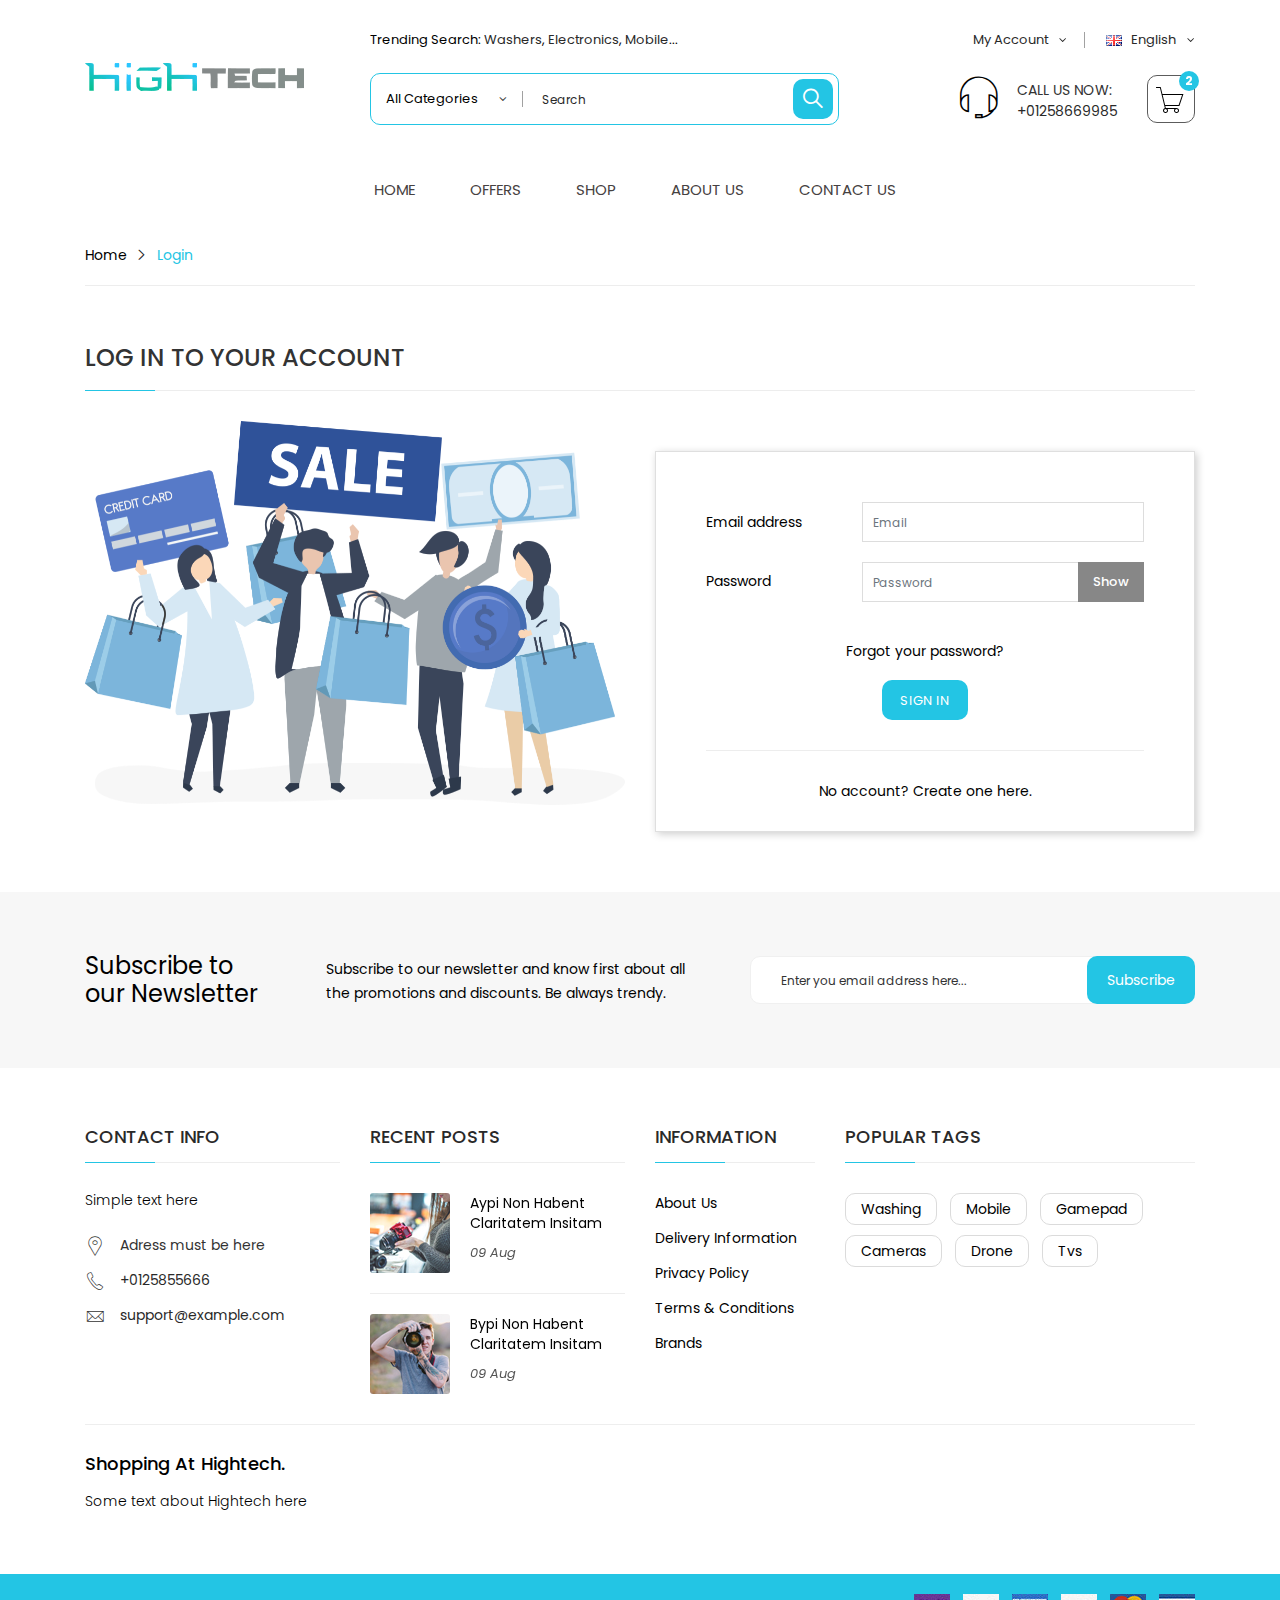
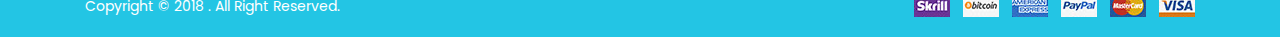
<file: login.html>
<!DOCTYPE html>
<html lang="zxx">

<head>
    <meta charset="UTF-8">
    <meta http-equiv="x-ua-compatible" content="ie=edge">
    <title>hightech - Login </title>
    <meta name="description" content="Designed by Aliaa Hosny">
    <meta name="Email" content="aliaahosny77@gmail" />
    <meta name="viewport" content="width=device-width, initial-scale=1">

  


    <!-- CSS files
    ============================================ -->

    <!-- Boostrap stylesheet -->
    <link rel="stylesheet" href="assets/css/bootstrap.min.css">
    
    <!-- Icon Font CSS -->
    <link rel="stylesheet" href="assets/css/ionicons.min.css">
    <link rel="stylesheet" href="assets/css/font-awesome.min.css">
    <link rel="stylesheet" href="assets/css/pe-icon-7-stroke.css">

    <!-- Plugins stylesheet -->
    <link rel="stylesheet" href="assets/css/plugins.css">

    <!-- Master stylesheet -->
    <link rel="stylesheet" href="assets/css/style.css">

    <!-- Responsive stylesheet -->
    <link rel="stylesheet" href="assets/css/responsive.css">

    <!-- modernizr JS
    ============================================ -->
    <script src="assets/js/modernizr-2.8.3.min.js"></script>
</head>

<body>

    <!--[if lt IE 9]>
        <p class="browserupgrade">You are using an <strong>outdated</strong> browser. Please upgrade your browser to improve your experience.</p>
    <![endif]-->

    <!-- Start of Whole Site Wrapper with mobile menu support -->
    <div id="whole" class="whole-site-wrapper color-scheme-one">

        <!-- Start of Header -->
        <header class="header bgc-white">
            <div class="header-area">
                <div class="container">
                    <div class="row">
                        <div class="col-12 col-sm-12 col-md-12 col-lg-3 align-self-center">
                            <div class="logo">
                                <a href="index.html"><img src="assets/images/logo.png" alt="Logo" class="img-fluid"></a>
                            </div>
                        </div>
                        <div class="col-12 col-sm-12 col-md-12 col-lg-9">
                            <div class="top-header">
                                <div class="row align-items-center">
                                    <div class="col-12 col-sm-12 col-md-7 col-lg-6 order-md-2 order-lg-1">
                                        <div class="top-search">
                                            <p>Trending Search: <a href="#">Washers</a>, <a href="#">Electronics</a>, <a href="#">Mobile</a>...</p>
                                        </div>
                                    </div>
                                    <div class="col-12 col-sm-12 col-md-12 col-lg-6 order-md-1 order-lg-2">
                                        <ul class="list-inline">
                                            <li class="top-links list-inline-item">
                                                <div class="btn-group">
                                                    <button class="btn-link dropdown-toggle">
                                                       My Account <i class="fa fa-angle-down"></i>
                                                    </button>
                                                    <div class="dropdown-menu">
                                                        <ul>
                                                           <li><a href="register.html">Register</a></li>
                                                           <li><a href="login.html">Login</a></li>
                                                           <li><a href="cart.html">Shopping Cart</a></li>
                                                           <li><a href="checkout.html">Checkout</a></li>
                                                        </ul>
                                                    </div>
                                                </div>
                                            </li>
                                            <li class="language list-inline-item">
                                                <div class="btn-group">
                                                    <button class="btn-link dropdown-toggle">
                                                        <img src="assets/images/icons/en-gb.png" alt="Icons"> English <i class="fa fa-angle-down"></i>
                                                    </button>
                                                    <div class="dropdown-menu">
                                                        <ul>
                                                           <li><a href="#"><img src="assets/images/icons/en-gb.png" alt="Icons"> العربية</a></li>
                                                           <li><a href="#"><img src="assets/images/icons/fr-fr.png" alt="Icons"> French</a></li>
                                                        </ul>
                                                    </div>
                                                </div>
                                            </li>
                                        </ul>
                                    </div>
                                </div>
                            </div> <!-- end of top-header -->

                            <div class="bottom-header">
                                <div class="row align-items-center">
                                    <div class="col-12 col-sm-12 col-md-7 col-lg-7">
                                        <div class="header-search-area">
                                            <div class="search-categories">
                                                <form action="#">
                                                    <div class="search-form-input">
                                                        <select id="select" name="select" class="nice-select">
                                                            <option>All Categories</option>
                                                            <option>Washers</option>
                                                            <option>Laptop</option>
                                                            <option>Mobile</option>
                                                            <option>Cell Phones</option>
                                                            <option>Phone Cases</option>
                                                            <option>Cell Phones</option>
                                                            <option>SmartWatch</option>
                                                            <option>Tvs</option>
                                                            <option>D-Series TVs</option>
                                                            <option>LED TVs</option>
                                                            <option>OLED TVs</option>
                                                            <option>Video Games</option>
                                                            <option>Controllers</option>
                                                            <option>PC Gamepads</option>
                                                            <option>Xbox 360</option>
                                                            <option>Shop</option>
                                                            <option>Earbud</option>
                                                            <option>Keyboard</option>
                                                            <option>Watches</option>
                                                            <option>Blazers</option>
                                                            <option>Microphones</option>
                                                        </select>
                                                        <div class="search-wrapper">
                                                            <input type="text" placeholder="Search">
                                                            <button class="header-search-btn" type="submit"><i class="ion ion-ios-search"></i></button>
                                                        </div>
                                                    </div>
                                                </form>
                                            </div>
                                        </div> <!-- end of header-search-area -->
                                    </div>
                                    <div class="col-12 col-sm-12 col-md-5 col-lg-5">
                                        <div class="header-cart-area">
                                            <div class="header-cart">
                                                <div class="btn-group">
                                                    <button class="btn-link dropdown-toggle icon-cart">
                                                        <i class="pe-7s-cart"></i>
                                                        <span class="count-style">2</span>
                                                    </button>
                                                    <div class="dropdown-menu">
                                                        <div class="shopping-cart-content">
                                                            <ul class="list-unstyled">
                                                                <li class="single-cart-item media">
                                                                    <div class="shopping-cart-img mr-4">
                                                                        <a href="#">
                                                                            <img class="img-fluid" alt="Cart Item" src="assets/images/cart/cart-1.jpg">
                                                                            <span class="product-quantity">1x</span>
                                                                        </a>
                                                                    </div>
                                                                    <div class="shopping-cart-title media-body">
                                                                        <h4><a href="#">Product name must be here</a></h4>
                                                                        <p class="cart-price">$120.00</p>
                                                                        
                                                                    </div>
                                                                    <div class="shopping-cart-delete">
                                                                        <a href="#"><i class="ion ion-md-close"></i></a>
                                                                    </div>
                                                                </li>
                                                                <li class="single-cart-item media">
                                                                    <div class="shopping-cart-img mr-4">
                                                                        <a href="#">
                                                                            <img class="img-fluid" alt="Cart Item" src="assets/images/cart/cart-2.jpg">
                                                                            <span class="product-quantity">2x</span>
                                                                        </a>
                                                                    </div>
                                                                    <div class="shopping-cart-title media-body">
                                                                        <h4><a href="#">Product name must be here </a></h4>
                                                                        <p class="cart-price">$200.00</p>
                                                                       
                                                                        
                                                                    </div>
                                                                    <div class="shopping-cart-delete">
                                                                        <a href="#"><i class="ion ion-md-close"></i></a>
                                                                    </div>
                                                                </li>
                                                            </ul>
                                                            <div class="shopping-cart-total">
                                                                <h4>Sub-Total : <span>$320.00</span></h4>
                                                                <h4>Total : <span>$320.00</span></h4>
                                                            </div>
                                                            <div class="shopping-cart-btn">
                                                                <a class="default-btn" href="cart.html">view cart</a>
                                                                <a class="default-btn" href="checkout.html">checkout</a>
                                                            </div>
                                                        </div>
                                                    </div>
                                                </div>
                                            </div>

                                            <div class="header-contact media">
                                                <div class="header-contact-icon mr-4">
                                                    <i class="pe-7s-headphones"></i>
                                                </div>
                                                <div class="header-contact-content media-body">
                                                    <p><span>CALL US NOW:</span> <br><a href="#">+01258669985</a></p>
                                                </div>
                                            </div>
                                        </div> <!-- end of header-cart-area -->
                                    </div>
                                </div>
                            </div> <!-- end of bottom-header -->
                        </div>
                    </div> <!-- end of row -->
                </div> <!-- end of container -->
            </div> <!-- end of header-area -->

            <!-- Start of Main and Mobile Navigation -->
            <div class="main-nav-area transparent-nav floating-nav">
                <div class="container">
                    <nav id="main_nav" class="stellarnav">
                        <ul class="text-center">
                            <li><a href="index.html"><span>Home</span></a>
                               
                            </li>
                            <li ><a href="shop-grid.html"><span>Offers</span></a>
                               
                            </li>
                            <li><a href="shop-grid.html"><span>Shop </span></a>
                              
                            </li>
                           
                            <li><a href="about.html"><span>About Us</span></a></li>
                            <li><a href="contact.html"><span>Contact Us</span></a></li>
                        </ul>
                    </nav>
                </div> <!-- end of container -->
            </div>
            <!-- End of Main and Mobile Navigation -->
        </header>
        <!-- End of Header -->

        <div class="fixed-header-space"></div> <!-- empty placeholder div for Fixed Menu bar height-->

        <!-- Start of Breadcrumbs -->
        <div class="breadcrumb-section">
            <div class="container">
                <div class="row">
                    <div class="col-12 col-sm-12 col-md-12">
                        <nav class="breadcrumb">
                            <a class="breadcrumb-item" href="index.html">Home</a>
                            <span class="breadcrumb-item active">Login</span>
                        </nav>
                    </div>
                </div> <!-- end of row -->
            </div> <!-- end of container -->
        </div>
        <!-- End of Breadcrumbs -->

        <!-- Start of Main Content Wrapper -->
        <div id="content" class="main-content-wrapper">
            
            <!-- Start of Login Wrapper -->
            <div class="login-wrapper">
                <div class="container">
                    <div class="row">
                        <div class="col-12 col-sm-12 col-md-12 col-lg-12">
                            <main id="primary" class="site-main">
                                <div class="user-login">
                                    <div class="row">
                                        <div class="col-12 col-sm-12 col-md-12">
                                            <div class="section-title left-aligned with-border">
                                                <h2>Log in to your account</h2>
                                            </div>
                                        </div>
                                    </div> <!-- end of row -->

                                    <div class="row">
                                        <div class="col-12 col-sm-12 col-md-12 col-lg-6 col-xl-6  ">
                                          <div class="Image">
                                            <img src="assets/images/login.png">
                                            </div>
                                        </div>
                                        <div class="col-12 col-sm-12 col-md-12 col-lg-6 col-xl-6  ">
                                            <div class="login-form mt-half">
                                                <form action="#">
                                                    <div class="form-group row align-items-center mb-4">
                                                        <label for="email" class="col-12 col-sm-12 col-md-4 col-form-label">Email address</label>
                                                        <div class="col-12 col-sm-12 col-md-8">
                                                            <input type="text" class="form-control" id="email" placeholder="Email" required>
                                                        </div>
                                                    </div>
                                                    <div class="form-group row align-items-center mb-4">
                                                        <label for="c-password" class="col-12 col-sm-12 col-md-4 col-form-label">Password</label>
                                                        <div class="col-12 col-sm-12 col-md-8">
                                                            <input type="password" class="form-control" id="c-password" placeholder="Password" required>
                                                            <button class="pass-show-btn" type="button">Show</button>
                                                        </div>
                                                    </div>
                                                    <div class="login-box mt-5 text-center">
                                                        <p><a href="#">Forgot your password?</a></p>
                                                        <button type="submit" class="default-btn tiny-btn mt-4">Sign In</button>
                                                    </div>
                                                    <div class="text-center mt-half pt-half top-bordered">
                                                        <p>No account? <a href="register.html">Create one here</a>.</p>
                                                    </div>
                                                </form>
                                            </div>
                                        </div>
                                    </div>
                                </div> <!-- end of user-login -->
                            </main> <!-- end of #primary -->
                        </div>
                    </div> <!-- end of row -->
                </div> <!-- end of container -->
            </div>
            <!-- End of Login Wrapper -->

            <!-- Start of Newsletter Section -->
            <section class="newsletter-section vpadding bgc-offset">
                <div class="container">
                    <div class="row align-items-center">
                        <div class="col-12 col-sm-12 col-md-12 col-lg-7">
                            <div class="newsletter-title d-lg-flex justify-content-lg-start">
                                <h6>Subscribe to our Newsletter</h6>
                                <h3>Subscribe to our newsletter and know first about all the promotions and discounts. Be always trendy.</h3>
                            </div>
                        </div>
                        <div class="col-12 col-sm-12 col-md-12 col-lg-5">
                            <div class="newsletter-form-wrapper">
                                <form >
                                    <input type="email" name="email" placeholder="Enter you email address here..." value="" required> 
                                    <input type="submit" class="default-btn" name="contact" value="Subscribe">
                                </form>
                            </div>
                        </div>
                    </div> <!-- end of row -->
                </div> <!-- end of container -->
            </section>
            <!-- End of Newsletter Section -->
        </div>
        <!-- End of Main Content Wrapper -->

        <!-- Start of Footer -->
        <footer id="colophon">

            <!-- Footer Widgets Area -->
            <div class="footer-widgets-area">
                <div class="container">
                    <div class="footer-inner">
                        <div class="row">
                            <div class="col-12 col-sm-12 col-md-6 col-lg-3">
                                <aside class="widget-container">
                                    <h4 class="widgettitle">Contact Info</h4>
                                    <div class="widget-content">
                                        <p>Simple text here</p>
                                        <div class="footer-contact">
                                            <p class="footer-address">Adress must be here</p>
                                            <p class="footer-phone"><a href="#">+0125855666</a></p>
                                            <p class="footer-email"><a href="#">support@example.com</a></p>
                                        </div>
                                    </div> <!-- end of widget-content -->
                                </aside> <!-- end of widget-container -->
                            </div>

                            <div class="col-12 col-sm-12 col-md-6 col-lg-3">
                                <aside class="widget-container">
                                    <h4 class="widgettitle">Recent Posts</h4>
                                    <div class="widget-content">
                                        <div class="recent-posts-widget">

                                            <!-- Slides -->
                                            <div class="swiper-wrapper">
                                                <div class="swiper-slide">
                                                    <div class="posts-single media">
                                                        <div class="post-thumbnail mr-4 mr-lg-3 mr-xl-4">
                                                            <a href="#">
                                                                <img src="assets/images/blog/blog-thumb-1.jpg" alt="Blog Image">
                                                                <div class="overlay"></div>
                                                            </a>
                                                        </div>
                                                        <div class="post-content media-body">
                                                            <div class="post-title">
                                                                <h5><a href="#">Aypi non habent claritatem insitam</a></h5>
                                                            </div>
                                                            <div class="post-date">09 Aug</div>
                                                        </div>
                                                    </div> <!-- end of posts-single -->

                                                    <div class="posts-single media">
                                                        <div class="post-thumbnail mr-4 mr-lg-3 mr-xl-4">
                                                            <a href="#">
                                                                <img src="assets/images/blog/blog-thumb-2.jpg" alt="Blog Image">
                                                                <div class="overlay"></div>
                                                            </a>
                                                        </div>
                                                        <div class="post-content media-body">
                                                            <div class="post-title">
                                                                <h5><a href="#">Bypi non habent claritatem insitam</a></h5>
                                                            </div>
                                                            <div class="post-date">09 Aug</div>
                                                        </div>
                                                    </div> <!-- end of posts-single -->
                                                </div>

                                                <div class="swiper-slide">
                                                    <div class="posts-single media">
                                                        <div class="post-thumbnail mr-4 mr-lg-3 mr-xl-4">
                                                            <a href="#">
                                                                <img src="assets/images/blog/blog-thumb-3.jpg" alt="Blog Image">
                                                                <div class="overlay"></div>
                                                            </a>
                                                        </div>
                                                        <div class="post-content media-body">
                                                            <div class="post-title">
                                                                <h5><a href="#">Cabent claritatem insitam</a></h5>
                                                            </div>
                                                            <div class="post-date">21 Nov</div>
                                                        </div>
                                                    </div> <!-- end of posts-single -->

                                                    <div class="posts-single media">
                                                        <div class="post-thumbnail mr-4 mr-lg-3 mr-xl-4">
                                                            <a href="#">
                                                                <img src="assets/images/blog/blog-thumb-4.jpg" alt="Blog Image">
                                                                <div class="overlay"></div>
                                                            </a>
                                                        </div>
                                                        <div class="post-content media-body">
                                                            <div class="post-title">
                                                                <h5><a href="#">Cypi non habent claritatem insitam</a></h5>
                                                            </div>
                                                            <div class="post-date">09 Aug</div>
                                                        </div>
                                                    </div> <!-- end of posts-single -->
                                                </div>
                                            </div>
                                        </div> <!-- end of recent-posts-widget -->
                                    </div> <!-- end of widget-content -->
                                </aside> <!-- end of widget-container -->
                            </div>

                            <div class="col-12 col-sm-12 col-md-6 col-lg-2">
                                <aside class="widget-container">
                                    <h4 class="widgettitle">Information</h4>
                                    <div class="widget-content">
                                        <div class="widgetized-menu">
                                            <ul class="list-unstyled">
                                                <li><a href="#">About Us</a></li>
                                                <li><a href="#">Delivery Information</a></li>
                                                <li><a href="#">Privacy Policy</a></li>
                                                <li><a href="#">Terms &amp; Conditions</a></li>
                                                <li><a href="#">Brands</a></li>
                                            </ul>
                                        </div>
                                    </div> <!-- end of widget-content -->
                                </aside> <!-- end of widget-container -->
                            </div>

                            <div class="col-12 col-sm-12 col-md-6 col-lg-4">
                                <aside class="widget-container">
                                    <h4 class="widgettitle">Popular Tags</h4>
                                    <div class="widget-content">
                                        <div class="tags-widget">
                                            <ul>
                                                <li><a href="#">Washing</a></li>
                                                <li><a href="#">mobile</a></li>
                                                <li><a href="#">gamepad</a></li>
                                                <li><a href="#">cameras</a></li>
                                                <li><a href="#">drone</a></li>
                                                <li><a href="#">tvs</a></li>
                                            </ul>
                                        </div>
                                    </div> <!-- end of widget-content -->
                                </aside> <!-- end of widget-container -->
                            </div>
                        </div> <!-- end of row -->
                    </div> <!-- end of footer-inner -->
                </div> <!-- end of container -->
            </div> <!-- end of footer-widgets-area -->

            <!-- Footer Description -->
            <div class="footer-description">
                <div class="container">
                    <div class="row">
                        <div class="col-12 col-sm-12 col-md-12">
                            <h2>Shopping at Hightech.</h2>
                            <p>Some text about Hightech here</p>
                        </div>
                    </div> <!-- endo of row -->
                </div> <!-- end of container -->
            </div> <!-- end of footer-description -->

            <!-- Footer Copyright -->
            <div class="footer-copyright">
                <div class="container">
                    <div class="row align-items-center">
                        <div class="col-12 col-sm-12 col-md-12 col-lg-6">
                            <p class="copyright-text">Copyright © 2018 . All Right Reserved.</p>
                        </div>
                        <div class="col-12 col-sm-12 col-md-12 col-lg-6">
                            <div class="footer-payment">
                                <ul>
                                    <li><a href="#"><img src="assets/images/icons/payment-1.jpg" alt="Payment Icons"></a></li>
                                    <li><a href="#"><img src="assets/images/icons/payment-2.jpg" alt="Payment Icons"></a></li>
                                    <li><a href="#"><img src="assets/images/icons/payment-3.jpg" alt="Payment Icons"></a></li>
                                    <li><a href="#"><img src="assets/images/icons/payment-4.jpg" alt="Payment Icons"></a></li>
                                    <li><a href="#"><img src="assets/images/icons/payment-5.jpg" alt="Payment Icons"></a></li>
                                    <li><a href="#"><img src="assets/images/icons/payment-6.jpg" alt="Payment Icons"></a></li>
                                </ul>
                            </div>
                        </div>
                    </div> <!-- end of row -->
                </div> <!-- end of container -->
            </div> <!-- end of footer-copyright -->
        </footer>
        <!-- End of Footer -->

        <!-- Start of Scroll to Top -->
        <div id="to_top">
            <i class="ion ion-ios-arrow-forward"></i>
            <i class="ion ion-ios-arrow-forward"></i>
        </div>
        <!-- End of Scroll to Top -->
    </div>
    <!-- End of Whole Site Wrapper -->

    <!-- Initializing Photoswipe -->
    <div class="pswp" tabindex="-1" role="dialog" aria-hidden="true">
        <div class="pswp__bg"></div>
        <div class="pswp__scroll-wrap">
            <div class="pswp__container">
                <div class="pswp__item"></div>
                <div class="pswp__item"></div>
                <div class="pswp__item"></div>
            </div>
            <div class="pswp__ui pswp__ui--hidden">
                <div class="pswp__top-bar">
                    <div class="pswp__counter"></div>
                    <button class="pswp__button pswp__button--close" title="Close (Esc)"></button>
                    <button class="pswp__button pswp__button--share" title="Share"></button>
                    <button class="pswp__button pswp__button--fs" title="Toggle fullscreen"></button>
                    <button class="pswp__button pswp__button--zoom" title="Zoom in/out"></button>
                    <div class="pswp__preloader">
                        <div class="pswp__preloader__icn">
                            <div class="pswp__preloader__cut">
                                <div class="pswp__preloader__donut"></div>
                            </div>
                        </div>
                    </div>
                </div>
                <div class="pswp__share-modal pswp__share-modal--hidden pswp__single-tap">
                    <div class="pswp__share-tooltip"></div>
                </div>
                <button class="pswp__button pswp__button--arrow--left" title="Previous (arrow left)">
                </button>
                <button class="pswp__button pswp__button--arrow--right" title="Next (arrow right)">
                </button>
                <div class="pswp__caption">
                    <div class="pswp__caption__center"></div>
                </div>
            </div>
        </div>
    </div>
    <!-- End of Photoswipe -->


    <!-- JS
    ============================================ -->

    <!-- jQuery JS -->
    <script src="assets/js/jquery.1.12.4.min.js"></script>

    <!-- Popper JS -->
    <script src="assets/js/popper.min.js"></script>

    <!-- Bootstrap JS -->
    <script src="assets/js/bootstrap.min.js"></script>

    <!-- Plugins JS -->
    <script src="assets/js/plugins.js"></script>

    <!-- Main JS -->
    <script src="assets/js/main.js"></script>

</body>

</html>
</file>
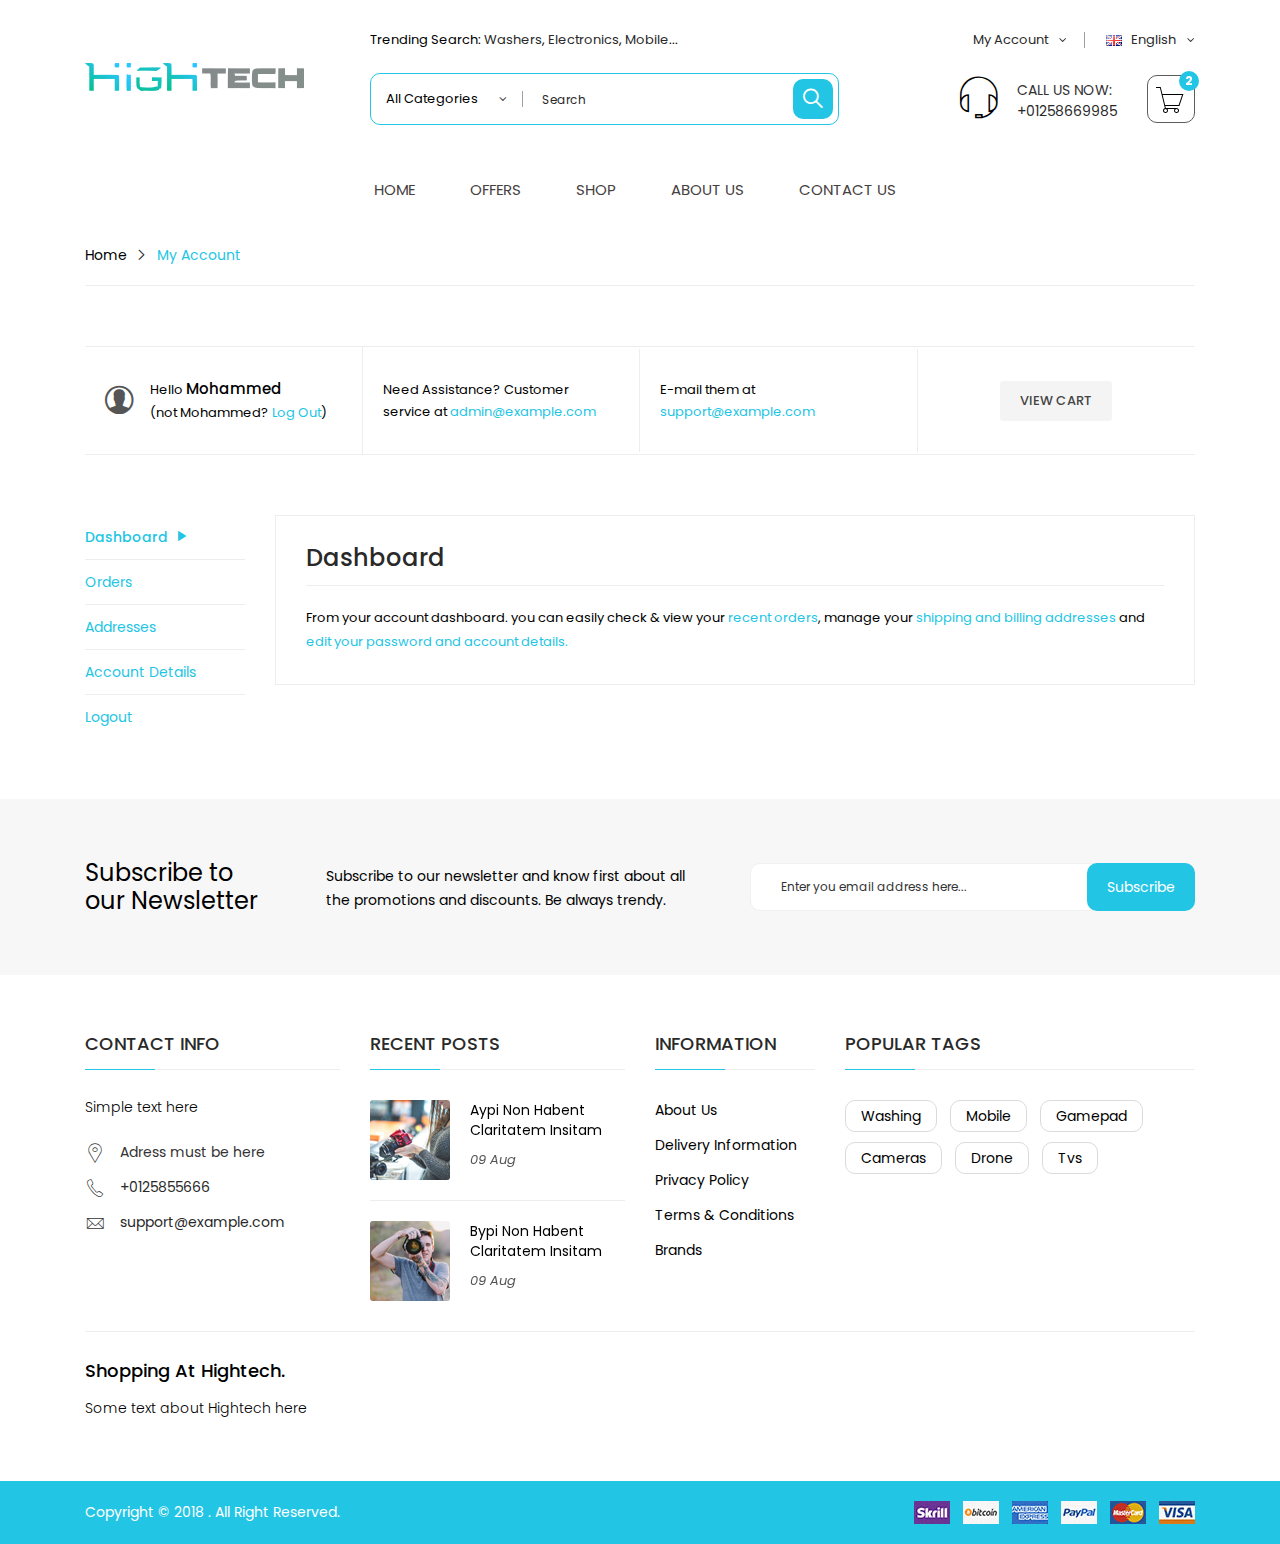
<file: my-account.html>
<!DOCTYPE html>
<html lang="zxx">

<head>
    <meta charset="UTF-8">
    <meta http-equiv="x-ua-compatible" content="ie=edge">
    <title>hightech - My account </title>
    <meta name="description" content="Designed by Aliaa Hosny">
    <meta name="Email" content="aliaahosny77@gmail" />
    <meta name="viewport" content="width=device-width, initial-scale=1">

 


    <!-- CSS files
    ============================================ -->

    <!-- Boostrap stylesheet -->
    <link rel="stylesheet" href="assets/css/bootstrap.min.css">
    
    <!-- Icon Font CSS -->
    <link rel="stylesheet" href="assets/css/ionicons.min.css">
    <link rel="stylesheet" href="assets/css/font-awesome.min.css">
    <link rel="stylesheet" href="assets/css/pe-icon-7-stroke.css">

    <!-- Plugins stylesheet -->
    <link rel="stylesheet" href="assets/css/plugins.css">

    <!-- Master stylesheet -->
    <link rel="stylesheet" href="assets/css/style.css">

    <!-- Responsive stylesheet -->
    <link rel="stylesheet" href="assets/css/responsive.css">

    <!-- modernizr JS
    ============================================ -->
    <script src="assets/js/modernizr-2.8.3.min.js"></script>
</head>

<body>

    <!--[if lt IE 9]>
        <p class="browserupgrade">You are using an <strong>outdated</strong> browser. Please upgrade your browser to improve your experience.</p>
    <![endif]-->

    <!-- Start of Whole Site Wrapper with mobile menu support -->
    <div id="whole" class="whole-site-wrapper color-scheme-one">

        <!-- Start of Header -->
        <header class="header bgc-white">
            <div class="header-area">
                <div class="container">
                    <div class="row">
                        <div class="col-12 col-sm-12 col-md-12 col-lg-3 align-self-center">
                            <div class="logo">
                                <a href="index.html"><img src="assets/images/logo.png" alt="Logo" class="img-fluid"></a>
                            </div>
                        </div>
                        <div class="col-12 col-sm-12 col-md-12 col-lg-9">
                            <div class="top-header">
                                <div class="row align-items-center">
                                    <div class="col-12 col-sm-12 col-md-7 col-lg-6 order-md-2 order-lg-1">
                                        <div class="top-search">
                                            <p>Trending Search: <a href="#">Washers</a>, <a href="#">Electronics</a>, <a href="#">Mobile</a>...</p>
                                        </div>
                                    </div>
                                    <div class="col-12 col-sm-12 col-md-12 col-lg-6 order-md-1 order-lg-2">
                                        <ul class="list-inline">
                                            <li class="top-links list-inline-item">
                                                <div class="btn-group">
                                                    <button class="btn-link dropdown-toggle">
                                                       My Account <i class="fa fa-angle-down"></i>
                                                    </button>
                                                    <div class="dropdown-menu">
                                                        <ul>
                                                           <li><a href="register.html">Register</a></li>
                                                           <li><a href="login.html">Login</a></li>
                                                           <li><a href="cart.html">Shopping Cart</a></li>
                                                           <li><a href="checkout.html">Checkout</a></li>
                                                        </ul>
                                                    </div>
                                                </div>
                                            </li>
                                            <li class="language list-inline-item">
                                                <div class="btn-group">
                                                    <button class="btn-link dropdown-toggle">
                                                        <img src="assets/images/icons/en-gb.png" alt="Icons"> English <i class="fa fa-angle-down"></i>
                                                    </button>
                                                    <div class="dropdown-menu">
                                                        <ul>
                                                           <li><a href="#"><img src="assets/images/icons/en-gb.png" alt="Icons"> العربية</a></li>
                                                           <li><a href="#"><img src="assets/images/icons/fr-fr.png" alt="Icons"> French</a></li>
                                                        </ul>
                                                    </div>
                                                </div>
                                            </li>
                                        </ul>
                                    </div>
                                </div>
                            </div> <!-- end of top-header -->

                            <div class="bottom-header">
                                <div class="row align-items-center">
                                    <div class="col-12 col-sm-12 col-md-7 col-lg-7">
                                        <div class="header-search-area">
                                            <div class="search-categories">
                                                <form action="#">
                                                    <div class="search-form-input">
                                                        <select id="select" name="select" class="nice-select">
                                                            <option>All Categories</option>
                                                            <option>Washers</option>
                                                            <option>Laptop</option>
                                                            <option>Mobile</option>
                                                            <option>Cell Phones</option>
                                                            <option>Phone Cases</option>
                                                            <option>Cell Phones</option>
                                                            <option>SmartWatch</option>
                                                            <option>Tvs</option>
                                                            <option>D-Series TVs</option>
                                                            <option>LED TVs</option>
                                                            <option>OLED TVs</option>
                                                            <option>Video Games</option>
                                                            <option>Controllers</option>
                                                            <option>PC Gamepads</option>
                                                            <option>Xbox 360</option>
                                                            <option>Shop</option>
                                                            <option>Earbud</option>
                                                            <option>Keyboard</option>
                                                            <option>Watches</option>
                                                            <option>Blazers</option>
                                                            <option>Microphones</option>
                                                        </select>
                                                        <div class="search-wrapper">
                                                            <input type="text" placeholder="Search">
                                                            <button class="header-search-btn" type="submit"><i class="ion ion-ios-search"></i></button>
                                                        </div>
                                                    </div>
                                                </form>
                                            </div>
                                        </div> <!-- end of header-search-area -->
                                    </div>
                                    <div class="col-12 col-sm-12 col-md-5 col-lg-5">
                                        <div class="header-cart-area">
                                            <div class="header-cart">
                                                <div class="btn-group">
                                                    <button class="btn-link dropdown-toggle icon-cart">
                                                        <i class="pe-7s-cart"></i>
                                                        <span class="count-style">2</span>
                                                    </button>
                                                    <div class="dropdown-menu">
                                                        <div class="shopping-cart-content">
                                                            <ul class="list-unstyled">
                                                                <li class="single-cart-item media">
                                                                    <div class="shopping-cart-img mr-4">
                                                                        <a href="#">
                                                                            <img class="img-fluid" alt="Cart Item" src="assets/images/cart/cart-1.jpg">
                                                                            <span class="product-quantity">1x</span>
                                                                        </a>
                                                                    </div>
                                                                    <div class="shopping-cart-title media-body">
                                                                        <h4><a href="#">Product name must be here</a></h4>
                                                                        <p class="cart-price">$120.00</p>
                                                                        
                                                                    </div>
                                                                    <div class="shopping-cart-delete">
                                                                        <a href="#"><i class="ion ion-md-close"></i></a>
                                                                    </div>
                                                                </li>
                                                                <li class="single-cart-item media">
                                                                    <div class="shopping-cart-img mr-4">
                                                                        <a href="#">
                                                                            <img class="img-fluid" alt="Cart Item" src="assets/images/cart/cart-2.jpg">
                                                                            <span class="product-quantity">2x</span>
                                                                        </a>
                                                                    </div>
                                                                    <div class="shopping-cart-title media-body">
                                                                        <h4><a href="#">Product name must be here </a></h4>
                                                                        <p class="cart-price">$200.00</p>
                                                                       
                                                                        
                                                                    </div>
                                                                    <div class="shopping-cart-delete">
                                                                        <a href="#"><i class="ion ion-md-close"></i></a>
                                                                    </div>
                                                                </li>
                                                            </ul>
                                                            <div class="shopping-cart-total">
                                                                <h4>Sub-Total : <span>$320.00</span></h4>
                                                                <h4>Total : <span>$320.00</span></h4>
                                                            </div>
                                                            <div class="shopping-cart-btn">
                                                                <a class="default-btn" href="cart.html">view cart</a>
                                                                <a class="default-btn" href="checkout.html">checkout</a>
                                                            </div>
                                                        </div>
                                                    </div>
                                                </div>
                                            </div>

                                            <div class="header-contact media">
                                                <div class="header-contact-icon mr-4">
                                                    <i class="pe-7s-headphones"></i>
                                                </div>
                                                <div class="header-contact-content media-body">
                                                    <p><span>CALL US NOW:</span> <br><a href="#">+01258669985</a></p>
                                                </div>
                                            </div>
                                        </div> <!-- end of header-cart-area -->
                                    </div>
                                </div>
                            </div> <!-- end of bottom-header -->
                        </div>
                    </div> <!-- end of row -->
                </div> <!-- end of container -->
            </div> <!-- end of header-area -->

            <!-- Start of Main and Mobile Navigation -->
            <div class="main-nav-area transparent-nav floating-nav">
                <div class="container">
                    <nav id="main_nav" class="stellarnav">
                        <ul class="text-center">
                            <li><a href="index.html"><span>Home</span></a>
                               
                            </li>
                            <li ><a href="shop-grid.html"><span>Offers</span></a>
                               
                            </li>
                            <li><a href="shop-grid.html"><span>Shop </span></a>
                              
                            </li>
                           
                            <li><a href="about.html"><span>About Us</span></a></li>
                            <li><a href="contact.html"><span>Contact Us</span></a></li>
                        </ul>
                    </nav>
                </div> <!-- end of container -->
            </div>
            <!-- End of Main and Mobile Navigation -->
        </header>
        <!-- End of Header -->


        <div class="fixed-header-space"></div> <!-- empty placeholder div for Fixed Menu bar height-->

        <!-- Start of Breadcrumbs -->
        <div class="breadcrumb-section">
            <div class="container">
                <div class="row">
                    <div class="col-12 col-sm-12 col-md-12">
                        <nav class="breadcrumb">
                            <a class="breadcrumb-item" href="index.html">Home</a>
                            <span class="breadcrumb-item active">My Account</span>
                        </nav>
                    </div>
                </div> <!-- end of row -->
            </div> <!-- end of container -->
        </div>
        <!-- End of Breadcrumbs -->

        <!-- Start of Main Content Wrapper -->
        <div id="content" class="main-content-wrapper">
            
            <!-- Start of My Account Wrapper -->
            <div class="my-account-wrapper">
                <div class="container">
                    <div class="row">
                        <div class="col-12 col-sm-12 col-md-12 col-lg-12">
                            <main id="primary" class="site-main">
                                <div class="user-dashboard">
                                    <div class="user-info">
                                        <div class="row align-items-center no-gutters">
                                           <div class="col-12 col-sm-12 col-md-6 col-lg-3 col-xl-3">
                                               <div class="single-info">
                                                   <p class="user-name">Hello <span>Mohammed</span> <br>(not Mohammed? <a class="log-out" href="login.html">Log Out</a>)</p>
                                               </div>
                                           </div>
                                           <div class="col-12 col-sm-12 col-md-6 col-lg-4 col-xl-3">
                                               <div class="single-info">
                                                   <p>Need Assistance? Customer service at <a href="#">admin@example.com</a></p>
                                               </div>
                                           </div>
                                           <div class="col-12 col-sm-12 col-md-6 col-lg-3 col-xl-3">
                                               <div class="single-info">
                                                   <p>E-mail them at <a href="#">support@example.com</a></p>
                                               </div>
                                           </div>
                                           <div class="col-12 col-sm-12 col-md-6 col-lg-2 col-xl-3">
                                               <div class="single-info text-lg-center">
                                                   <a class="btn btn-secondary" href="cart.html">View Cart</a>
                                               </div>
                                           </div>
                                       </div> <!-- end of row -->
                                    </div> <!-- end of user-info -->

                                    <div class="main-dashboard">
                                        <div class="row">
                                            <div class="col-12 col-sm-12 col-md-12 col-lg-2">
                                                <ul class="nav flex-column dashboard-list" role="tablist">
                                                    <li><a class="nav-link active" data-toggle="tab" href="#dashboard">Dashboard</a></li>
                                                    <li> <a class="nav-link" data-toggle="tab" href="#orders">Orders</a></li>
                                                    <li><a class="nav-link" data-toggle="tab" href="#address">Addresses</a></li>
                                                    <li><a class="nav-link" data-toggle="tab" href="#account-details">Account details</a></li>
                                                    <li><a class="nav-link" href="login.html">logout</a></li>
                                                </ul> <!-- end of dashboard-list -->
                                            </div>

                                            <div class="col-12 col-sm-12 col-md-12 col-lg-10">
                                                <!-- Tab panes -->
                                                <div class="tab-content dashboard-content">
                                                    <div id="dashboard" class="tab-pane fade show active">
                                                        <h3>Dashboard </h3>
                                                        <p>From your account dashboard. you can easily check &amp; view your <a href="#">recent orders</a>, manage your <a href="#">shipping and billing addresses</a> and <a href="#">edit your password and account details.</a></p>
                                                    </div> <!-- end of tab-pane -->

                                                    <div id="orders" class="tab-pane fade">
                                                        <h3>Orders</h3>
                                                        <div class="table-responsive">
                                                            <table class="table">
                                                                <thead>
                                                                    <tr>
                                                                        <th>Order</th>
                                                                        <th>Date</th>
                                                                        <th>Status</th>
                                                                        <th>Total</th>
                                                                        <th>Actions</th>                
                                                                    </tr>
                                                                </thead>
                                                                <tbody>
                                                                    <tr>
                                                                        <td>1</td>
                                                                        <td>September 10, 2018</td>
                                                                        <td>Processing</td>
                                                                        <td>$25.00 for 1 item </td>
                                                                        <td><a class="btn btn-secondary" href="cart.html">view</a></td>
                                                                    </tr>
                                                                    <tr>
                                                                        <td>2</td>
                                                                        <td>October 4, 2018</td>
                                                                        <td>Processing</td>
                                                                        <td>$17.00 for 1 item </td>
                                                                        <td><a class="btn btn-secondary" href="cart.html">view</a></td>
                                                                    </tr>
                                                                </tbody>
                                                            </table>
                                                        </div>
                                                    </div> <!-- end of tab-pane -->

                                                    

                                                    <div id="address" class="tab-pane">
                                                       <p>The following addresses will be used on the checkout page by default.</p>
                                                        <h4 class="billing-address">Billing address</h4>
                                                        <a class="btn btn-secondary my-4" href="#">edit</a>
                                                        <p>Ororus Themes</p>
                                                        <p>Bangladesh</p>   
                                                    </div> <!-- end of tab-pane -->

                                                    <div id="account-details" class="tab-pane fade">
                                                        <h3>Account details </h3>
                                                        <div class="login-form">
                                                            <form action="#">
                                                                <div class="form-group row align-items-center">
                                                                    <label class="col-12 col-sm-12 col-md-4 col-lg-3 col-form-label">Title</label>
                                                                    <div class="col-12 col-sm-12 col-md-8 col-lg-6">
                                                                        <div class="form-row">
                                                                            <div class="col-6 col-sm-3">
                                                                                <div class="custom-radio">
                                                                                    <input class="form-check-input" type="radio" name="gender" id="male">
                                                                                    <span class="checkmark"></span>
                                                                                    <label class="form-check-label" for="male">Mr.</label>
                                                                                </div>
                                                                            </div>
                                                                            <div class="col-6 col-sm-3">
                                                                                <div class="custom-radio">
                                                                                    <input class="form-check-input" type="radio" name="gender" id="female">
                                                                                    <span class="checkmark"></span>
                                                                                    <label class="form-check-label" for="female">Mrs.</label>
                                                                                </div>
                                                                            </div>
                                                                        </div>
                                                                    </div>
                                                                </div>
                                                                <div class="form-group row">
                                                                    <label for="f-name" class="col-12 col-sm-12 col-md-4 col-lg-3 col-form-label">First Name</label>
                                                                    <div class="col-12 col-sm-12 col-md-8 col-lg-6">
                                                                        <input type="text" class="form-control" id="f-name" required>
                                                                    </div>
                                                                </div>
                                                                <div class="form-group row">
                                                                    <label for="l-name" class="col-12 col-sm-12 col-md-4 col-lg-3 col-form-label">Last Name</label>
                                                                    <div class="col-12 col-sm-12 col-md-8 col-lg-6">
                                                                        <input type="text" class="form-control" id="l-name" required>
                                                                    </div>
                                                                </div>
                                                                <div class="form-group row">
                                                                    <label for="email" class="col-12 col-sm-12 col-md-4 col-lg-3 col-form-label">Email Address</label>
                                                                    <div class="col-12 col-sm-12 col-md-8 col-lg-6">
                                                                        <input type="text" class="form-control" id="email" required>
                                                                    </div>
                                                                </div>
                                                                <div class="form-group row">
                                                                    <label for="inputpassword" class="col-12 col-sm-12 col-md-4 col-lg-3 col-form-label">Current Password</label>
                                                                    <div class="col-12 col-sm-12 col-md-8 col-lg-6">
                                                                        <input type="password" class="form-control" id="inputpassword" required>
                                                                    </div>
                                                                </div>
                                                                <div class="form-group row">
                                                                    <label for="newpassword" class="col-12 col-sm-12 col-md-4 col-lg-3 col-form-label">New Password</label>
                                                                    <div class="col-12 col-sm-12 col-md-8 col-lg-6">
                                                                        <input type="password" class="form-control" id="newpassword" required>
                                                                        <button class="pass-show-btn" type="button">Show</button>
                                                                    </div>
                                                                </div>
                                                                <div class="form-group row">
                                                                    <label for="c-password" class="col-12 col-sm-12 col-md-4 col-lg-3 col-form-label">Confirm Password</label>
                                                                    <div class="col-12 col-sm-12 col-md-8 col-lg-6">
                                                                        <input type="password" class="form-control" id="c-password" required>
                                                                        <button class="pass-show-btn" type="button">Show</button>
                                                                    </div>
                                                                </div>
                                                                <div class="form-group row">
                                                                    <label for="birth" class="col-12 col-sm-12 col-md-4 col-lg-3 col-form-label">Birthdate (Optional)</label>
                                                                    <div class="col-12 col-sm-12 col-md-8 col-lg-6">
                                                                        <input type="text" class="form-control" id="birth" placeholder="MM / DD / YYYY" required>
                                                                    </div>
                                                                </div>
                                                                <div class="form-check row p-0 mt-5">
                                                                    <div class="col-12 col-sm-12 col-md-8 offset-md-4 col-lg-6 offset-lg-3">
                                                                        <div class="custom-checkbox">
                                                                            <input class="form-check-input" type="checkbox" id="offer">
                                                                            <span class="checkmark"></span>
                                                                            <label class="form-check-label" for="offer">Receive offers from our partners</label>
                                                                        </div>
                                                                    </div>
                                                                </div>
                                                                <div class="form-check row p-0 mt-4">
                                                                    <div class="col-12 col-sm-12 col-md-8 offset-md-4 col-lg-6 offset-lg-3">
                                                                        <div class="custom-checkbox">
                                                                            <input class="form-check-input" type="checkbox" id="subscribe" required>
                                                                            <span class="checkmark"></span>
                                                                            <label class="form-check-label" for="subscribe">Sign up for our newsletter<br>Subscribe to our newsletters now and stay up-to-date with new collections, the latest lookbooks and exclusive offers..</label>
                                                                        </div>
                                                                    </div>
                                                                </div>
                                                                <div class="register-box d-flex justify-content-end mt-half">
                                                                    <button type="submit" class="btn btn-secondary">Save</button>
                                                                </div>
                                                            </form>
                                                        </div>
                                                    </div> <!-- end of tab-pane -->                                        
                                                </div>
                                            </div>
                                        </div> <!-- end of row -->
                                    </div> <!-- end of main-dashboard -->
                                </div> <!-- end of user-dashboard -->
                            </main> <!-- end of #primary -->
                        </div>
                    </div> <!-- end of row -->
                </div> <!-- end of container -->
            </div>
            <!-- End of My Account Wrapper -->

            <!-- Start of Newsletter Section -->
            <section class="newsletter-section vpadding bgc-offset">
                <div class="container">
                    <div class="row align-items-center">
                        <div class="col-12 col-sm-12 col-md-12 col-lg-7">
                            <div class="newsletter-title d-lg-flex justify-content-lg-start">
                                <h6>Subscribe to our Newsletter</h6>
                                <h3>Subscribe to our newsletter and know first about all the promotions and discounts. Be always trendy.</h3>
                            </div>
                        </div>
                        <div class="col-12 col-sm-12 col-md-12 col-lg-5">
                            <div class="newsletter-form-wrapper">
                                <form >
                                    <input type="email" name="email" placeholder="Enter you email address here..." value="" required> 
                                    <input type="submit" class="default-btn" name="contact" value="Subscribe">
                                </form>
                            </div>
                        </div>
                    </div> <!-- end of row -->
                </div> <!-- end of container -->
            </section>
            <!-- End of Newsletter Section -->
        </div>
        <!-- End of Main Content Wrapper -->

        <!-- Start of Footer -->
        <footer id="colophon">

            <!-- Footer Widgets Area -->
            <div class="footer-widgets-area">
                <div class="container">
                    <div class="footer-inner">
                        <div class="row">
                            <div class="col-12 col-sm-12 col-md-6 col-lg-3">
                                <aside class="widget-container">
                                    <h4 class="widgettitle">Contact Info</h4>
                                    <div class="widget-content">
                                        <p>Simple text here</p>
                                        <div class="footer-contact">
                                            <p class="footer-address">Adress must be here</p>
                                            <p class="footer-phone"><a href="#">+0125855666</a></p>
                                            <p class="footer-email"><a href="#">support@example.com</a></p>
                                        </div>
                                    </div> <!-- end of widget-content -->
                                </aside> <!-- end of widget-container -->
                            </div>

                            <div class="col-12 col-sm-12 col-md-6 col-lg-3">
                                <aside class="widget-container">
                                    <h4 class="widgettitle">Recent Posts</h4>
                                    <div class="widget-content">
                                        <div class="recent-posts-widget">

                                            <!-- Slides -->
                                            <div class="swiper-wrapper">
                                                <div class="swiper-slide">
                                                    <div class="posts-single media">
                                                        <div class="post-thumbnail mr-4 mr-lg-3 mr-xl-4">
                                                            <a href="#">
                                                                <img src="assets/images/blog/blog-thumb-1.jpg" alt="Blog Image">
                                                                <div class="overlay"></div>
                                                            </a>
                                                        </div>
                                                        <div class="post-content media-body">
                                                            <div class="post-title">
                                                                <h5><a href="#">Aypi non habent claritatem insitam</a></h5>
                                                            </div>
                                                            <div class="post-date">09 Aug</div>
                                                        </div>
                                                    </div> <!-- end of posts-single -->

                                                    <div class="posts-single media">
                                                        <div class="post-thumbnail mr-4 mr-lg-3 mr-xl-4">
                                                            <a href="#">
                                                                <img src="assets/images/blog/blog-thumb-2.jpg" alt="Blog Image">
                                                                <div class="overlay"></div>
                                                            </a>
                                                        </div>
                                                        <div class="post-content media-body">
                                                            <div class="post-title">
                                                                <h5><a href="#">Bypi non habent claritatem insitam</a></h5>
                                                            </div>
                                                            <div class="post-date">09 Aug</div>
                                                        </div>
                                                    </div> <!-- end of posts-single -->
                                                </div>

                                                <div class="swiper-slide">
                                                    <div class="posts-single media">
                                                        <div class="post-thumbnail mr-4 mr-lg-3 mr-xl-4">
                                                            <a href="#">
                                                                <img src="assets/images/blog/blog-thumb-3.jpg" alt="Blog Image">
                                                                <div class="overlay"></div>
                                                            </a>
                                                        </div>
                                                        <div class="post-content media-body">
                                                            <div class="post-title">
                                                                <h5><a href="#">Cabent claritatem insitam</a></h5>
                                                            </div>
                                                            <div class="post-date">21 Nov</div>
                                                        </div>
                                                    </div> <!-- end of posts-single -->

                                                    <div class="posts-single media">
                                                        <div class="post-thumbnail mr-4 mr-lg-3 mr-xl-4">
                                                            <a href="#">
                                                                <img src="assets/images/blog/blog-thumb-4.jpg" alt="Blog Image">
                                                                <div class="overlay"></div>
                                                            </a>
                                                        </div>
                                                        <div class="post-content media-body">
                                                            <div class="post-title">
                                                                <h5><a href="#">Cypi non habent claritatem insitam</a></h5>
                                                            </div>
                                                            <div class="post-date">09 Aug</div>
                                                        </div>
                                                    </div> <!-- end of posts-single -->
                                                </div>
                                            </div>
                                        </div> <!-- end of recent-posts-widget -->
                                    </div> <!-- end of widget-content -->
                                </aside> <!-- end of widget-container -->
                            </div>

                            <div class="col-12 col-sm-12 col-md-6 col-lg-2">
                                <aside class="widget-container">
                                    <h4 class="widgettitle">Information</h4>
                                    <div class="widget-content">
                                        <div class="widgetized-menu">
                                            <ul class="list-unstyled">
                                                <li><a href="#">About Us</a></li>
                                                <li><a href="#">Delivery Information</a></li>
                                                <li><a href="#">Privacy Policy</a></li>
                                                <li><a href="#">Terms &amp; Conditions</a></li>
                                                <li><a href="#">Brands</a></li>
                                            </ul>
                                        </div>
                                    </div> <!-- end of widget-content -->
                                </aside> <!-- end of widget-container -->
                            </div>

                            <div class="col-12 col-sm-12 col-md-6 col-lg-4">
                                <aside class="widget-container">
                                    <h4 class="widgettitle">Popular Tags</h4>
                                    <div class="widget-content">
                                        <div class="tags-widget">
                                            <ul>
                                                <li><a href="#">Washing</a></li>
                                                <li><a href="#">mobile</a></li>
                                                <li><a href="#">gamepad</a></li>
                                                <li><a href="#">cameras</a></li>
                                                <li><a href="#">drone</a></li>
                                                <li><a href="#">tvs</a></li>
                                            </ul>
                                        </div>
                                    </div> <!-- end of widget-content -->
                                </aside> <!-- end of widget-container -->
                            </div>
                        </div> <!-- end of row -->
                    </div> <!-- end of footer-inner -->
                </div> <!-- end of container -->
            </div> <!-- end of footer-widgets-area -->

            <!-- Footer Description -->
            <div class="footer-description">
                <div class="container">
                    <div class="row">
                        <div class="col-12 col-sm-12 col-md-12">
                            <h2>Shopping at Hightech.</h2>
                            <p>Some text about Hightech here</p>
                        </div>
                    </div> <!-- endo of row -->
                </div> <!-- end of container -->
            </div> <!-- end of footer-description -->

            <!-- Footer Copyright -->
            <div class="footer-copyright">
                <div class="container">
                    <div class="row align-items-center">
                        <div class="col-12 col-sm-12 col-md-12 col-lg-6">
                            <p class="copyright-text">Copyright © 2018 . All Right Reserved.</p>
                        </div>
                        <div class="col-12 col-sm-12 col-md-12 col-lg-6">
                            <div class="footer-payment">
                                <ul>
                                    <li><a href="#"><img src="assets/images/icons/payment-1.jpg" alt="Payment Icons"></a></li>
                                    <li><a href="#"><img src="assets/images/icons/payment-2.jpg" alt="Payment Icons"></a></li>
                                    <li><a href="#"><img src="assets/images/icons/payment-3.jpg" alt="Payment Icons"></a></li>
                                    <li><a href="#"><img src="assets/images/icons/payment-4.jpg" alt="Payment Icons"></a></li>
                                    <li><a href="#"><img src="assets/images/icons/payment-5.jpg" alt="Payment Icons"></a></li>
                                    <li><a href="#"><img src="assets/images/icons/payment-6.jpg" alt="Payment Icons"></a></li>
                                </ul>
                            </div>
                        </div>
                    </div> <!-- end of row -->
                </div> <!-- end of container -->
            </div> <!-- end of footer-copyright -->
        </footer>
        <!-- End of Footer -->

        <!-- Start of Scroll to Top -->
        <div id="to_top">
            <i class="ion ion-ios-arrow-forward"></i>
            <i class="ion ion-ios-arrow-forward"></i>
        </div>
        <!-- End of Scroll to Top -->
    </div>
    <!-- End of Whole Site Wrapper -->

    <!-- Initializing Photoswipe -->
    <div class="pswp" tabindex="-1" role="dialog" aria-hidden="true">
        <div class="pswp__bg"></div>
        <div class="pswp__scroll-wrap">
            <div class="pswp__container">
                <div class="pswp__item"></div>
                <div class="pswp__item"></div>
                <div class="pswp__item"></div>
            </div>
            <div class="pswp__ui pswp__ui--hidden">
                <div class="pswp__top-bar">
                    <div class="pswp__counter"></div>
                    <button class="pswp__button pswp__button--close" title="Close (Esc)"></button>
                    <button class="pswp__button pswp__button--share" title="Share"></button>
                    <button class="pswp__button pswp__button--fs" title="Toggle fullscreen"></button>
                    <button class="pswp__button pswp__button--zoom" title="Zoom in/out"></button>
                    <div class="pswp__preloader">
                        <div class="pswp__preloader__icn">
                            <div class="pswp__preloader__cut">
                                <div class="pswp__preloader__donut"></div>
                            </div>
                        </div>
                    </div>
                </div>
                <div class="pswp__share-modal pswp__share-modal--hidden pswp__single-tap">
                    <div class="pswp__share-tooltip"></div>
                </div>
                <button class="pswp__button pswp__button--arrow--left" title="Previous (arrow left)">
                </button>
                <button class="pswp__button pswp__button--arrow--right" title="Next (arrow right)">
                </button>
                <div class="pswp__caption">
                    <div class="pswp__caption__center"></div>
                </div>
            </div>
        </div>
    </div>
    <!-- End of Photoswipe -->


    <!-- JS
    ============================================ -->

    <!-- jQuery JS -->
    <script src="assets/js/jquery.1.12.4.min.js"></script>

    <!-- Popper JS -->
    <script src="assets/js/popper.min.js"></script>

    <!-- Bootstrap JS -->
    <script src="assets/js/bootstrap.min.js"></script>

    <!-- Plugins JS -->
    <script src="assets/js/plugins.js"></script>

    <!-- Main JS -->
    <script src="assets/js/main.js"></script>

</body>

</html>
</html>
</file>
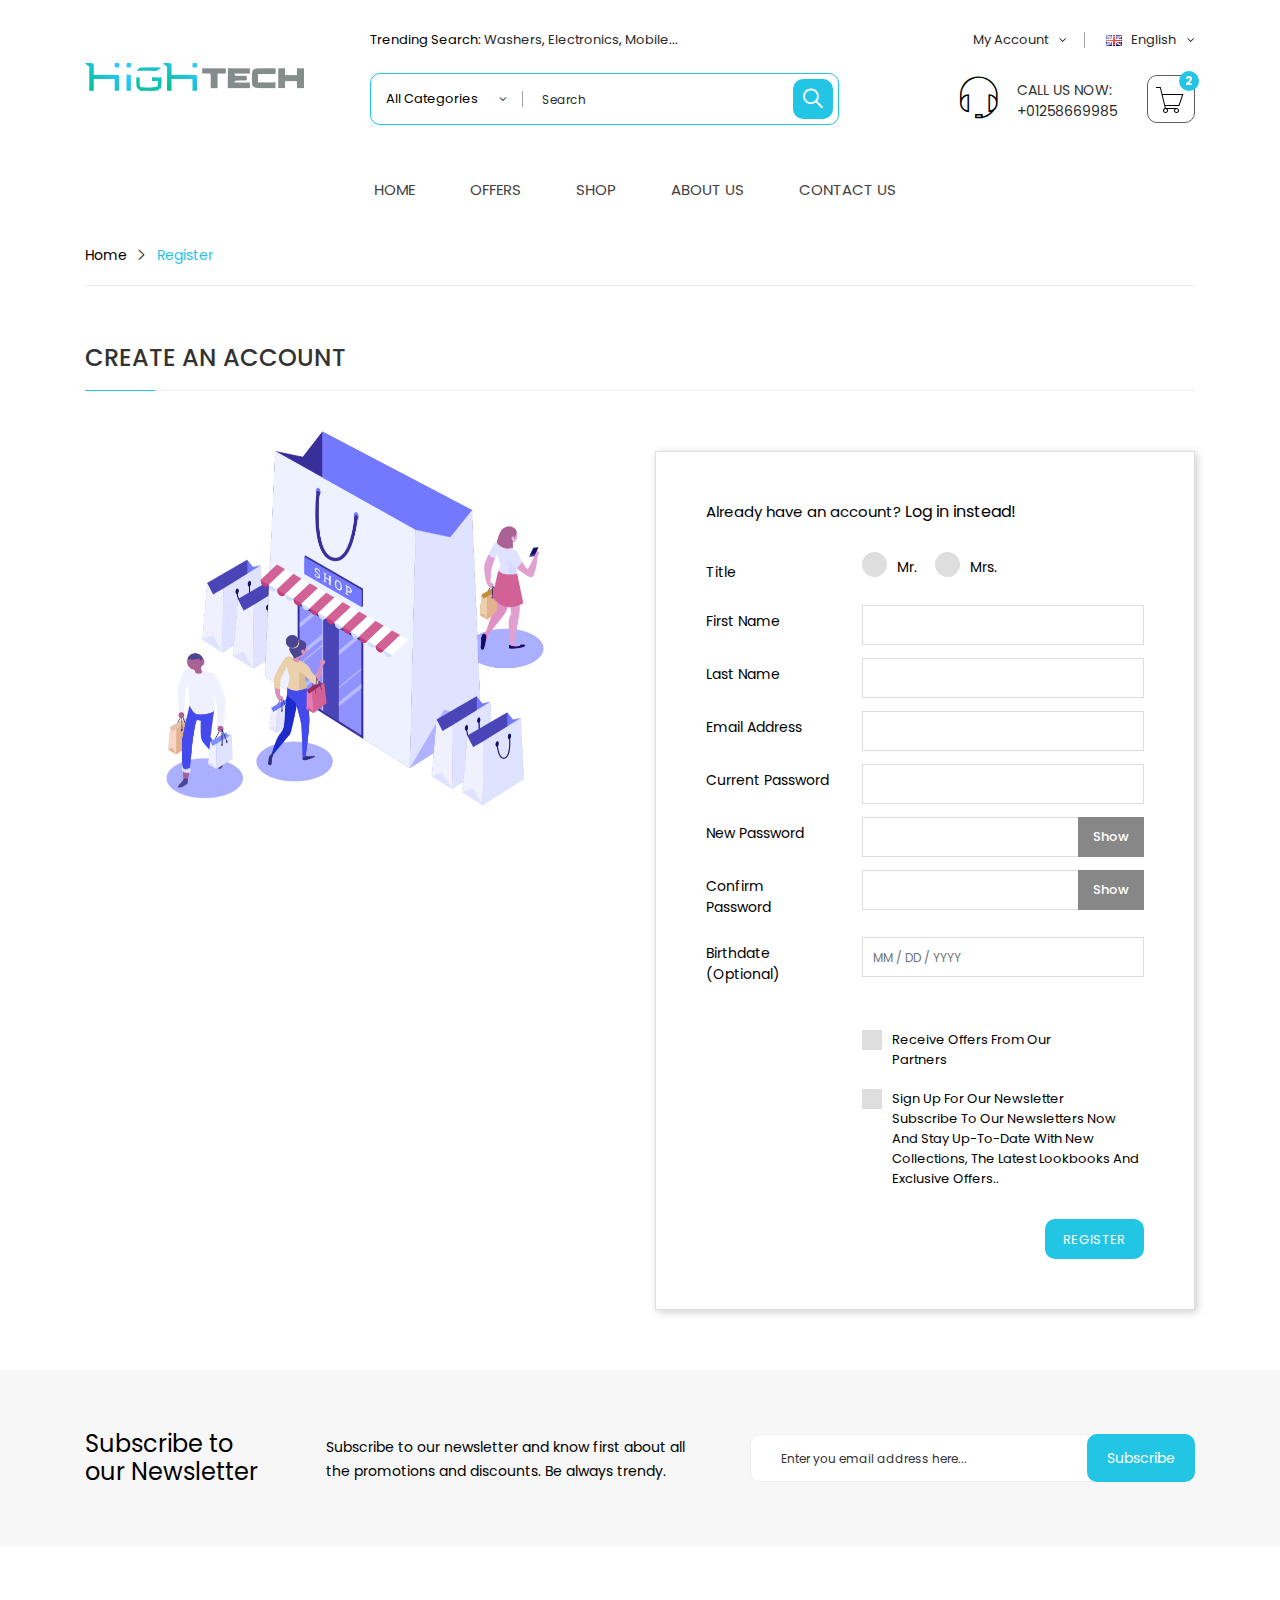
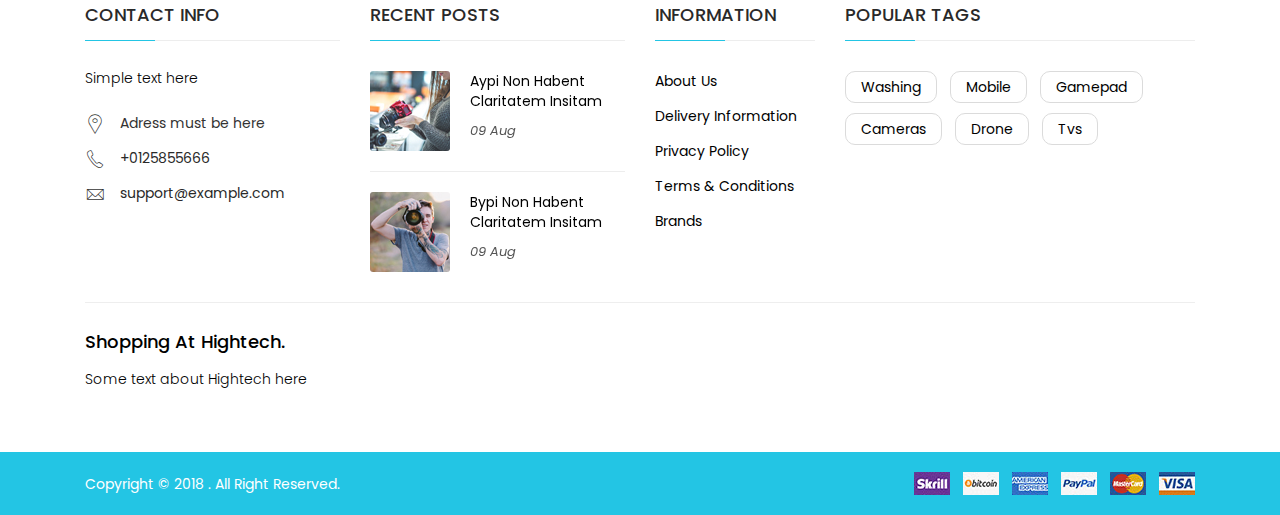
<file: register.html>
<!DOCTYPE html>
<html lang="zxx">

<head>
    <meta charset="UTF-8">
    <meta http-equiv="x-ua-compatible" content="ie=edge">
    <title>hightech - Register </title>
    <meta name="description" content="Designed by Aliaa Hosny">
    <meta name="Email" content="aliaahosny77@gmail" />
    <meta name="viewport" content="width=device-width, initial-scale=1">



    <!-- CSS files
    ============================================ -->

    <!-- Boostrap stylesheet -->
    <link rel="stylesheet" href="assets/css/bootstrap.min.css">
    
    <!-- Icon Font CSS -->
    <link rel="stylesheet" href="assets/css/ionicons.min.css">
    <link rel="stylesheet" href="assets/css/font-awesome.min.css">
    <link rel="stylesheet" href="assets/css/pe-icon-7-stroke.css">

    <!-- Plugins stylesheet -->
    <link rel="stylesheet" href="assets/css/plugins.css">

    <!-- Master stylesheet -->
    <link rel="stylesheet" href="assets/css/style.css">

    <!-- Responsive stylesheet -->
    <link rel="stylesheet" href="assets/css/responsive.css">

    <!-- modernizr JS
    ============================================ -->
    <script src="assets/js/modernizr-2.8.3.min.js"></script>
</head>

<body>

    <!--[if lt IE 9]>
        <p class="browserupgrade">You are using an <strong>outdated</strong> browser. Please upgrade your browser to improve your experience.</p>
    <![endif]-->

    <!-- Start of Whole Site Wrapper with mobile menu support -->
    <div id="whole" class="whole-site-wrapper color-scheme-one">

        <!-- Start of Header -->
        <header class="header bgc-white">
            <div class="header-area">
                <div class="container">
                    <div class="row">
                        <div class="col-12 col-sm-12 col-md-12 col-lg-3 align-self-center">
                            <div class="logo">
                                <a href="index.html"><img src="assets/images/logo.png" alt="Logo" class="img-fluid"></a>
                            </div>
                        </div>
                        <div class="col-12 col-sm-12 col-md-12 col-lg-9">
                            <div class="top-header">
                                <div class="row align-items-center">
                                    <div class="col-12 col-sm-12 col-md-7 col-lg-6 order-md-2 order-lg-1">
                                        <div class="top-search">
                                            <p>Trending Search: <a href="#">Washers</a>, <a href="#">Electronics</a>, <a href="#">Mobile</a>...</p>
                                        </div>
                                    </div>
                                    <div class="col-12 col-sm-12 col-md-12 col-lg-6 order-md-1 order-lg-2">
                                        <ul class="list-inline">
                                            <li class="top-links list-inline-item">
                                                <div class="btn-group">
                                                    <button class="btn-link dropdown-toggle">
                                                       My Account <i class="fa fa-angle-down"></i>
                                                    </button>
                                                    <div class="dropdown-menu">
                                                        <ul>
                                                           <li><a href="register.html">Register</a></li>
                                                           <li><a href="login.html">Login</a></li>
                                                           <li><a href="cart.html">Shopping Cart</a></li>
                                                           <li><a href="checkout.html">Checkout</a></li>
                                                        </ul>
                                                    </div>
                                                </div>
                                            </li>
                                            <li class="language list-inline-item">
                                                <div class="btn-group">
                                                    <button class="btn-link dropdown-toggle">
                                                        <img src="assets/images/icons/en-gb.png" alt="Icons"> English <i class="fa fa-angle-down"></i>
                                                    </button>
                                                    <div class="dropdown-menu">
                                                        <ul>
                                                           <li><a href="#"><img src="assets/images/icons/en-gb.png" alt="Icons"> العربية</a></li>
                                                           <li><a href="#"><img src="assets/images/icons/fr-fr.png" alt="Icons"> French</a></li>
                                                        </ul>
                                                    </div>
                                                </div>
                                            </li>
                                        </ul>
                                    </div>
                                </div>
                            </div> <!-- end of top-header -->

                            <div class="bottom-header">
                                <div class="row align-items-center">
                                    <div class="col-12 col-sm-12 col-md-7 col-lg-7">
                                        <div class="header-search-area">
                                            <div class="search-categories">
                                                <form action="#">
                                                    <div class="search-form-input">
                                                        <select id="select" name="select" class="nice-select">
                                                            <option>All Categories</option>
                                                            <option>Washers</option>
                                                            <option>Laptop</option>
                                                            <option>Mobile</option>
                                                            <option>Cell Phones</option>
                                                            <option>Phone Cases</option>
                                                            <option>Cell Phones</option>
                                                            <option>SmartWatch</option>
                                                            <option>Tvs</option>
                                                            <option>D-Series TVs</option>
                                                            <option>LED TVs</option>
                                                            <option>OLED TVs</option>
                                                            <option>Video Games</option>
                                                            <option>Controllers</option>
                                                            <option>PC Gamepads</option>
                                                            <option>Xbox 360</option>
                                                            <option>Shop</option>
                                                            <option>Earbud</option>
                                                            <option>Keyboard</option>
                                                            <option>Watches</option>
                                                            <option>Blazers</option>
                                                            <option>Microphones</option>
                                                        </select>
                                                        <div class="search-wrapper">
                                                            <input type="text" placeholder="Search">
                                                            <button class="header-search-btn" type="submit"><i class="ion ion-ios-search"></i></button>
                                                        </div>
                                                    </div>
                                                </form>
                                            </div>
                                        </div> <!-- end of header-search-area -->
                                    </div>
                                    <div class="col-12 col-sm-12 col-md-5 col-lg-5">
                                        <div class="header-cart-area">
                                            <div class="header-cart">
                                                <div class="btn-group">
                                                    <button class="btn-link dropdown-toggle icon-cart">
                                                        <i class="pe-7s-cart"></i>
                                                        <span class="count-style">2</span>
                                                    </button>
                                                    <div class="dropdown-menu">
                                                        <div class="shopping-cart-content">
                                                            <ul class="list-unstyled">
                                                                <li class="single-cart-item media">
                                                                    <div class="shopping-cart-img mr-4">
                                                                        <a href="#">
                                                                            <img class="img-fluid" alt="Cart Item" src="assets/images/cart/cart-1.jpg">
                                                                            <span class="product-quantity">1x</span>
                                                                        </a>
                                                                    </div>
                                                                    <div class="shopping-cart-title media-body">
                                                                        <h4><a href="#">Product name must be here</a></h4>
                                                                        <p class="cart-price">$120.00</p>
                                                                        
                                                                    </div>
                                                                    <div class="shopping-cart-delete">
                                                                        <a href="#"><i class="ion ion-md-close"></i></a>
                                                                    </div>
                                                                </li>
                                                                <li class="single-cart-item media">
                                                                    <div class="shopping-cart-img mr-4">
                                                                        <a href="#">
                                                                            <img class="img-fluid" alt="Cart Item" src="assets/images/cart/cart-2.jpg">
                                                                            <span class="product-quantity">2x</span>
                                                                        </a>
                                                                    </div>
                                                                    <div class="shopping-cart-title media-body">
                                                                        <h4><a href="#">Product name must be here </a></h4>
                                                                        <p class="cart-price">$200.00</p>
                                                                       
                                                                        
                                                                    </div>
                                                                    <div class="shopping-cart-delete">
                                                                        <a href="#"><i class="ion ion-md-close"></i></a>
                                                                    </div>
                                                                </li>
                                                            </ul>
                                                            <div class="shopping-cart-total">
                                                                <h4>Sub-Total : <span>$320.00</span></h4>
                                                                <h4>Total : <span>$320.00</span></h4>
                                                            </div>
                                                            <div class="shopping-cart-btn">
                                                                <a class="default-btn" href="cart.html">view cart</a>
                                                                <a class="default-btn" href="checkout.html">checkout</a>
                                                            </div>
                                                        </div>
                                                    </div>
                                                </div>
                                            </div>

                                            <div class="header-contact media">
                                                <div class="header-contact-icon mr-4">
                                                    <i class="pe-7s-headphones"></i>
                                                </div>
                                                <div class="header-contact-content media-body">
                                                    <p><span>CALL US NOW:</span> <br><a href="#">+01258669985</a></p>
                                                </div>
                                            </div>
                                        </div> <!-- end of header-cart-area -->
                                    </div>
                                </div>
                            </div> <!-- end of bottom-header -->
                        </div>
                    </div> <!-- end of row -->
                </div> <!-- end of container -->
            </div> <!-- end of header-area -->

            <!-- Start of Main and Mobile Navigation -->
            <div class="main-nav-area transparent-nav floating-nav">
                <div class="container">
                    <nav id="main_nav" class="stellarnav">
                        <ul class="text-center">
                            <li><a href="index.html"><span>Home</span></a>
                               
                            </li>
                            <li ><a href="shop-grid.html"><span>Offers</span></a>
                               
                            </li>
                            <li><a href="shop-grid.html"><span>Shop </span></a>
                              
                            </li>
                           
                            <li><a href="about.html"><span>About Us</span></a></li>
                            <li><a href="contact.html"><span>Contact Us</span></a></li>
                        </ul>
                    </nav>
                </div> <!-- end of container -->
            </div>
            <!-- End of Main and Mobile Navigation -->
        </header>
        <!-- End of Header -->

        <div class="fixed-header-space"></div> <!-- empty placeholder div for Fixed Menu bar height-->

        <!-- Start of Breadcrumbs -->
        <div class="breadcrumb-section">
            <div class="container">
                <div class="row">
                    <div class="col-12 col-sm-12 col-md-12">
                        <nav class="breadcrumb">
                            <a class="breadcrumb-item" href="index.html">Home</a>
                            <span class="breadcrumb-item active">Register</span>
                        </nav>
                    </div>
                </div> <!-- end of row -->
            </div> <!-- end of container -->
        </div>
        <!-- End of Breadcrumbs -->

        <!-- Start of Main Content Wrapper -->
        <div id="content" class="main-content-wrapper">
            
            <!-- Start of Login Wrapper -->
            <div class="login-wrapper">
                <div class="container">
                    <div class="row">
                        <div class="col-12 col-sm-12 col-md-12 col-lg-12">
                            <main id="primary" class="site-main">
                                <div class="user-login">
                                    <div class="row">
                                        <div class="col-12 col-sm-12 col-md-12">
                                            <div class="section-title left-aligned with-border">
                                                <h2>Create an Account</h2>
                                            </div>
                                        </div>
                                    </div> <!-- end of row -->

                                    <div class="row">
                                        <div class="col-12 col-sm-12 col-md-12 col-lg-12 col-xl-6 ">
                                            <img src="assets/images/register.png" class="img-responsive">
                                        </div>
                                        <div class="col-12 col-sm-12 col-md-12 col-lg-12 col-xl-6 ">
                                            <div class="registration-form login-form mt-half">
                                                <form action="#">
                                                    <div class="login-info mb-half">
                                                        <p>Already have an account? <a href="login.html">Log in instead!</a></p>
                                                    </div>
                                                    <div class="form-group row align-items-center">
                                                        <label class="col-12 col-sm-12 col-md-4 col-form-label">Title</label>
                                                        <div class="col-12 col-sm-12 col-md-8 col-lg-8">
                                                            <div class="form-row">
                                                                <div class="col-6 col-sm-3">
                                                                    <div class="custom-radio">
                                                                        <input class="form-check-input" type="radio" name="gender" id="male">
                                                                        <span class="checkmark"></span>
                                                                        <label class="form-check-label" for="male">Mr.</label>
                                                                    </div>
                                                                </div>
                                                                <div class="col-6 col-sm-3">
                                                                    <div class="custom-radio">
                                                                        <input class="form-check-input" type="radio" name="gender" id="female">
                                                                        <span class="checkmark"></span>
                                                                        <label class="form-check-label" for="female">Mrs.</label>
                                                                    </div>
                                                                </div>
                                                            </div>
                                                        </div>
                                                    </div>
                                                    <div class="form-group row">
                                                        <label for="f-name" class="col-12 col-sm-12 col-md-4 col-form-label">First Name</label>
                                                        <div class="col-12 col-sm-12 col-md-8 col-lg-8">
                                                            <input type="text" class="form-control" id="f-name" required="">
                                                        </div>
                                                    </div>
                                                    <div class="form-group row">
                                                        <label for="l-name" class="col-12 col-sm-12 col-md-4 col-form-label">Last Name</label>
                                                        <div class="col-12 col-sm-12 col-md-8 col-lg-8">
                                                            <input type="text" class="form-control" id="l-name" required="">
                                                        </div>
                                                    </div>
                                                    <div class="form-group row">
                                                        <label for="email" class="col-12 col-sm-12 col-md-4 col-form-label">Email Address</label>
                                                        <div class="col-12 col-sm-12 col-md-8 col-lg-8">
                                                            <input type="text" class="form-control" id="email" required="">
                                                        </div>
                                                    </div>
                                                    <div class="form-group row">
                                                        <label for="inputpassword" class="col-12 col-sm-12 col-md-4 col-form-label">Current Password</label>
                                                        <div class="col-12 col-sm-12 col-md-8 col-lg-8">
                                                            <input type="password" class="form-control" id="inputpassword" required="">
                                                        </div>
                                                    </div>
                                                    <div class="form-group row">
                                                        <label for="newpassword" class="col-12 col-sm-12 col-md-4 col-form-label">New Password</label>
                                                        <div class="col-12 col-sm-12 col-md-8 col-lg-8">
                                                            <input type="password" class="form-control" id="newpassword" required="">
                                                            <button class="pass-show-btn" type="button">Show</button>
                                                        </div>
                                                    </div>
                                                    <div class="form-group row">
                                                        <label for="c-password" class="col-12 col-sm-12 col-md-4 col-form-label">Confirm Password</label>
                                                        <div class="col-12 col-sm-12 col-md-8 col-lg-8">
                                                            <input type="password" class="form-control" id="c-password" required="">
                                                            <button class="pass-show-btn" type="button">Show</button>
                                                        </div>
                                                    </div>
                                                    <div class="form-group row">
                                                        <label for="birth" class="col-12 col-sm-12 col-md-4 col-form-label">Birthdate (Optional)</label>
                                                        <div class="col-12 col-sm-12 col-md-8 col-lg-8">
                                                            <input type="text" class="form-control" id="birth" placeholder="MM / DD / YYYY" required="">
                                                        </div>
                                                    </div>
                                                    <div class="form-check row p-0 mt-5">
                                                        <div class="col-12 col-sm-12 col-md-8 offset-md-4 col-lg-6 offset-lg-4">
                                                            <div class="custom-checkbox">
                                                                <input class="form-check-input" type="checkbox" id="offer">
                                                                <span class="checkmark"></span>
                                                                <label class="form-check-label" for="offer">Receive offers from our partners</label>
                                                            </div>
                                                        </div>
                                                    </div>
                                                    <div class="form-check row p-0 mt-4">
                                                        <div class="col-12 col-sm-12 col-md-8 offset-md-4 col-lg-8 offset-lg-4">
                                                            <div class="custom-checkbox">
                                                                <input class="form-check-input" type="checkbox" id="subscribe" required="">
                                                                <span class="checkmark"></span>
                                                                <label class="form-check-label" for="subscribe">Sign up for our newsletter<br>Subscribe to our newsletters now and stay up-to-date with new collections, the latest lookbooks and exclusive offers..</label>
                                                            </div>
                                                        </div>
                                                    </div>
                                                    <div class="register-box d-flex justify-content-end mt-half">
                                                        <button type="submit" class="default-btn tiny-btn">Register</button>
                                                    </div>
                                                </form>
                                            </div>
                                        </div>
                                    </div>
                                </div> <!-- end of user-login -->
                            </main> <!-- end of #primary -->
                        </div>
                    </div> <!-- end of row -->
                </div> <!-- end of container -->
            </div>
            <!-- End of Login Wrapper -->

            <!-- Start of Newsletter Section -->
            <section class="newsletter-section vpadding bgc-offset">
                <div class="container">
                    <div class="row align-items-center">
                        <div class="col-12 col-sm-12 col-md-12 col-lg-7">
                            <div class="newsletter-title d-lg-flex justify-content-lg-start">
                                <h6>Subscribe to our Newsletter</h6>
                                <h3>Subscribe to our newsletter and know first about all the promotions and discounts. Be always trendy.</h3>
                            </div>
                        </div>
                        <div class="col-12 col-sm-12 col-md-12 col-lg-5">
                            <div class="newsletter-form-wrapper">
                                <form >
                                    <input type="email" name="email" placeholder="Enter you email address here..." value="" required> 
                                    <input type="submit" class="default-btn" name="contact" value="Subscribe">
                                </form>
                            </div>
                        </div>
                    </div> <!-- end of row -->
                </div> <!-- end of container -->
            </section>
            <!-- End of Newsletter Section -->
        </div>
        <!-- End of Main Content Wrapper -->

         <!-- Start of Footer -->
        <footer id="colophon">

            <!-- Footer Widgets Area -->
            <div class="footer-widgets-area">
                <div class="container">
                    <div class="footer-inner">
                        <div class="row">
                            <div class="col-12 col-sm-12 col-md-6 col-lg-3">
                                <aside class="widget-container">
                                    <h4 class="widgettitle">Contact Info</h4>
                                    <div class="widget-content">
                                        <p>Simple text here</p>
                                        <div class="footer-contact">
                                            <p class="footer-address">Adress must be here</p>
                                            <p class="footer-phone"><a href="#">+0125855666</a></p>
                                            <p class="footer-email"><a href="#">support@example.com</a></p>
                                        </div>
                                    </div> <!-- end of widget-content -->
                                </aside> <!-- end of widget-container -->
                            </div>

                            <div class="col-12 col-sm-12 col-md-6 col-lg-3">
                                <aside class="widget-container">
                                    <h4 class="widgettitle">Recent Posts</h4>
                                    <div class="widget-content">
                                        <div class="recent-posts-widget">

                                            <!-- Slides -->
                                            <div class="swiper-wrapper">
                                                <div class="swiper-slide">
                                                    <div class="posts-single media">
                                                        <div class="post-thumbnail mr-4 mr-lg-3 mr-xl-4">
                                                            <a href="#">
                                                                <img src="assets/images/blog/blog-thumb-1.jpg" alt="Blog Image">
                                                                <div class="overlay"></div>
                                                            </a>
                                                        </div>
                                                        <div class="post-content media-body">
                                                            <div class="post-title">
                                                                <h5><a href="#">Aypi non habent claritatem insitam</a></h5>
                                                            </div>
                                                            <div class="post-date">09 Aug</div>
                                                        </div>
                                                    </div> <!-- end of posts-single -->

                                                    <div class="posts-single media">
                                                        <div class="post-thumbnail mr-4 mr-lg-3 mr-xl-4">
                                                            <a href="#">
                                                                <img src="assets/images/blog/blog-thumb-2.jpg" alt="Blog Image">
                                                                <div class="overlay"></div>
                                                            </a>
                                                        </div>
                                                        <div class="post-content media-body">
                                                            <div class="post-title">
                                                                <h5><a href="#">Bypi non habent claritatem insitam</a></h5>
                                                            </div>
                                                            <div class="post-date">09 Aug</div>
                                                        </div>
                                                    </div> <!-- end of posts-single -->
                                                </div>

                                                <div class="swiper-slide">
                                                    <div class="posts-single media">
                                                        <div class="post-thumbnail mr-4 mr-lg-3 mr-xl-4">
                                                            <a href="#">
                                                                <img src="assets/images/blog/blog-thumb-3.jpg" alt="Blog Image">
                                                                <div class="overlay"></div>
                                                            </a>
                                                        </div>
                                                        <div class="post-content media-body">
                                                            <div class="post-title">
                                                                <h5><a href="#">Cabent claritatem insitam</a></h5>
                                                            </div>
                                                            <div class="post-date">21 Nov</div>
                                                        </div>
                                                    </div> <!-- end of posts-single -->

                                                    <div class="posts-single media">
                                                        <div class="post-thumbnail mr-4 mr-lg-3 mr-xl-4">
                                                            <a href="#">
                                                                <img src="assets/images/blog/blog-thumb-4.jpg" alt="Blog Image">
                                                                <div class="overlay"></div>
                                                            </a>
                                                        </div>
                                                        <div class="post-content media-body">
                                                            <div class="post-title">
                                                                <h5><a href="#">Cypi non habent claritatem insitam</a></h5>
                                                            </div>
                                                            <div class="post-date">09 Aug</div>
                                                        </div>
                                                    </div> <!-- end of posts-single -->
                                                </div>
                                            </div>
                                        </div> <!-- end of recent-posts-widget -->
                                    </div> <!-- end of widget-content -->
                                </aside> <!-- end of widget-container -->
                            </div>

                            <div class="col-12 col-sm-12 col-md-6 col-lg-2">
                                <aside class="widget-container">
                                    <h4 class="widgettitle">Information</h4>
                                    <div class="widget-content">
                                        <div class="widgetized-menu">
                                            <ul class="list-unstyled">
                                                <li><a href="#">About Us</a></li>
                                                <li><a href="#">Delivery Information</a></li>
                                                <li><a href="#">Privacy Policy</a></li>
                                                <li><a href="#">Terms &amp; Conditions</a></li>
                                                <li><a href="#">Brands</a></li>
                                            </ul>
                                        </div>
                                    </div> <!-- end of widget-content -->
                                </aside> <!-- end of widget-container -->
                            </div>

                            <div class="col-12 col-sm-12 col-md-6 col-lg-4">
                                <aside class="widget-container">
                                    <h4 class="widgettitle">Popular Tags</h4>
                                    <div class="widget-content">
                                        <div class="tags-widget">
                                            <ul>
                                                <li><a href="#">Washing</a></li>
                                                <li><a href="#">mobile</a></li>
                                                <li><a href="#">gamepad</a></li>
                                                <li><a href="#">cameras</a></li>
                                                <li><a href="#">drone</a></li>
                                                <li><a href="#">tvs</a></li>
                                            </ul>
                                        </div>
                                    </div> <!-- end of widget-content -->
                                </aside> <!-- end of widget-container -->
                            </div>
                        </div> <!-- end of row -->
                    </div> <!-- end of footer-inner -->
                </div> <!-- end of container -->
            </div> <!-- end of footer-widgets-area -->

            <!-- Footer Description -->
            <div class="footer-description">
                <div class="container">
                    <div class="row">
                        <div class="col-12 col-sm-12 col-md-12">
                            <h2>Shopping at Hightech.</h2>
                            <p>Some text about Hightech here</p>
                        </div>
                    </div> <!-- endo of row -->
                </div> <!-- end of container -->
            </div> <!-- end of footer-description -->

            <!-- Footer Copyright -->
            <div class="footer-copyright">
                <div class="container">
                    <div class="row align-items-center">
                        <div class="col-12 col-sm-12 col-md-12 col-lg-6">
                            <p class="copyright-text">Copyright © 2018 . All Right Reserved.</p>
                        </div>
                        <div class="col-12 col-sm-12 col-md-12 col-lg-6">
                            <div class="footer-payment">
                                <ul>
                                    <li><a href="#"><img src="assets/images/icons/payment-1.jpg" alt="Payment Icons"></a></li>
                                    <li><a href="#"><img src="assets/images/icons/payment-2.jpg" alt="Payment Icons"></a></li>
                                    <li><a href="#"><img src="assets/images/icons/payment-3.jpg" alt="Payment Icons"></a></li>
                                    <li><a href="#"><img src="assets/images/icons/payment-4.jpg" alt="Payment Icons"></a></li>
                                    <li><a href="#"><img src="assets/images/icons/payment-5.jpg" alt="Payment Icons"></a></li>
                                    <li><a href="#"><img src="assets/images/icons/payment-6.jpg" alt="Payment Icons"></a></li>
                                </ul>
                            </div>
                        </div>
                    </div> <!-- end of row -->
                </div> <!-- end of container -->
            </div> <!-- end of footer-copyright -->
        </footer>
        <!-- End of Footer -->

        <!-- Start of Scroll to Top -->
        <div id="to_top">
            <i class="ion ion-ios-arrow-forward"></i>
            <i class="ion ion-ios-arrow-forward"></i>
        </div>
        <!-- End of Scroll to Top -->
    </div>
    <!-- End of Whole Site Wrapper -->

    <!-- Initializing Photoswipe -->
    <div class="pswp" tabindex="-1" role="dialog" aria-hidden="true">
        <div class="pswp__bg"></div>
        <div class="pswp__scroll-wrap">
            <div class="pswp__container">
                <div class="pswp__item"></div>
                <div class="pswp__item"></div>
                <div class="pswp__item"></div>
            </div>
            <div class="pswp__ui pswp__ui--hidden">
                <div class="pswp__top-bar">
                    <div class="pswp__counter"></div>
                    <button class="pswp__button pswp__button--close" title="Close (Esc)"></button>
                    <button class="pswp__button pswp__button--share" title="Share"></button>
                    <button class="pswp__button pswp__button--fs" title="Toggle fullscreen"></button>
                    <button class="pswp__button pswp__button--zoom" title="Zoom in/out"></button>
                    <div class="pswp__preloader">
                        <div class="pswp__preloader__icn">
                            <div class="pswp__preloader__cut">
                                <div class="pswp__preloader__donut"></div>
                            </div>
                        </div>
                    </div>
                </div>
                <div class="pswp__share-modal pswp__share-modal--hidden pswp__single-tap">
                    <div class="pswp__share-tooltip"></div>
                </div>
                <button class="pswp__button pswp__button--arrow--left" title="Previous (arrow left)">
                </button>
                <button class="pswp__button pswp__button--arrow--right" title="Next (arrow right)">
                </button>
                <div class="pswp__caption">
                    <div class="pswp__caption__center"></div>
                </div>
            </div>
        </div>
    </div>
    <!-- End of Photoswipe -->


    <!-- JS
    ============================================ -->

    <!-- jQuery JS -->
    <script src="assets/js/jquery.1.12.4.min.js"></script>

    <!-- Popper JS -->
    <script src="assets/js/popper.min.js"></script>

    <!-- Bootstrap JS -->
    <script src="assets/js/bootstrap.min.js"></script>

    <!-- Plugins JS -->
    <script src="assets/js/plugins.js"></script>

    <!-- Main JS -->
    <script src="assets/js/main.js"></script>

</body>

</html>
</file>
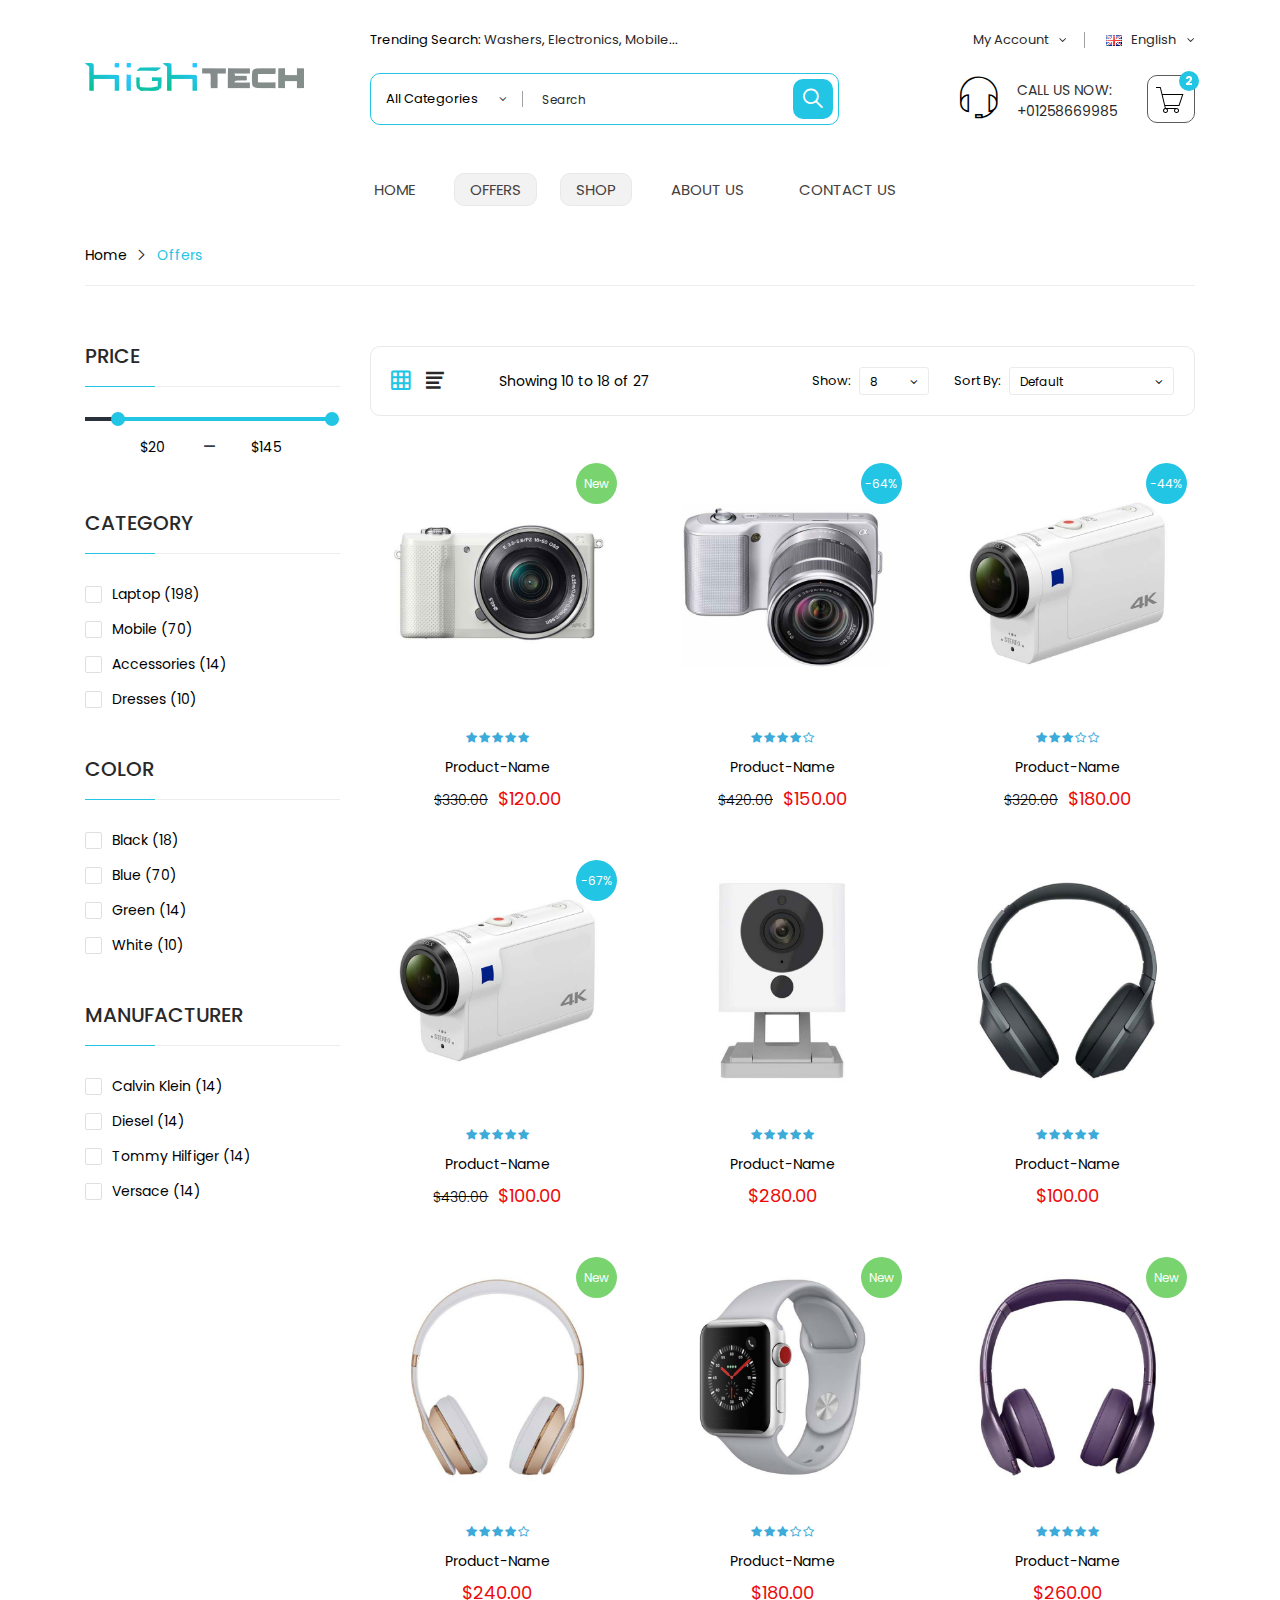
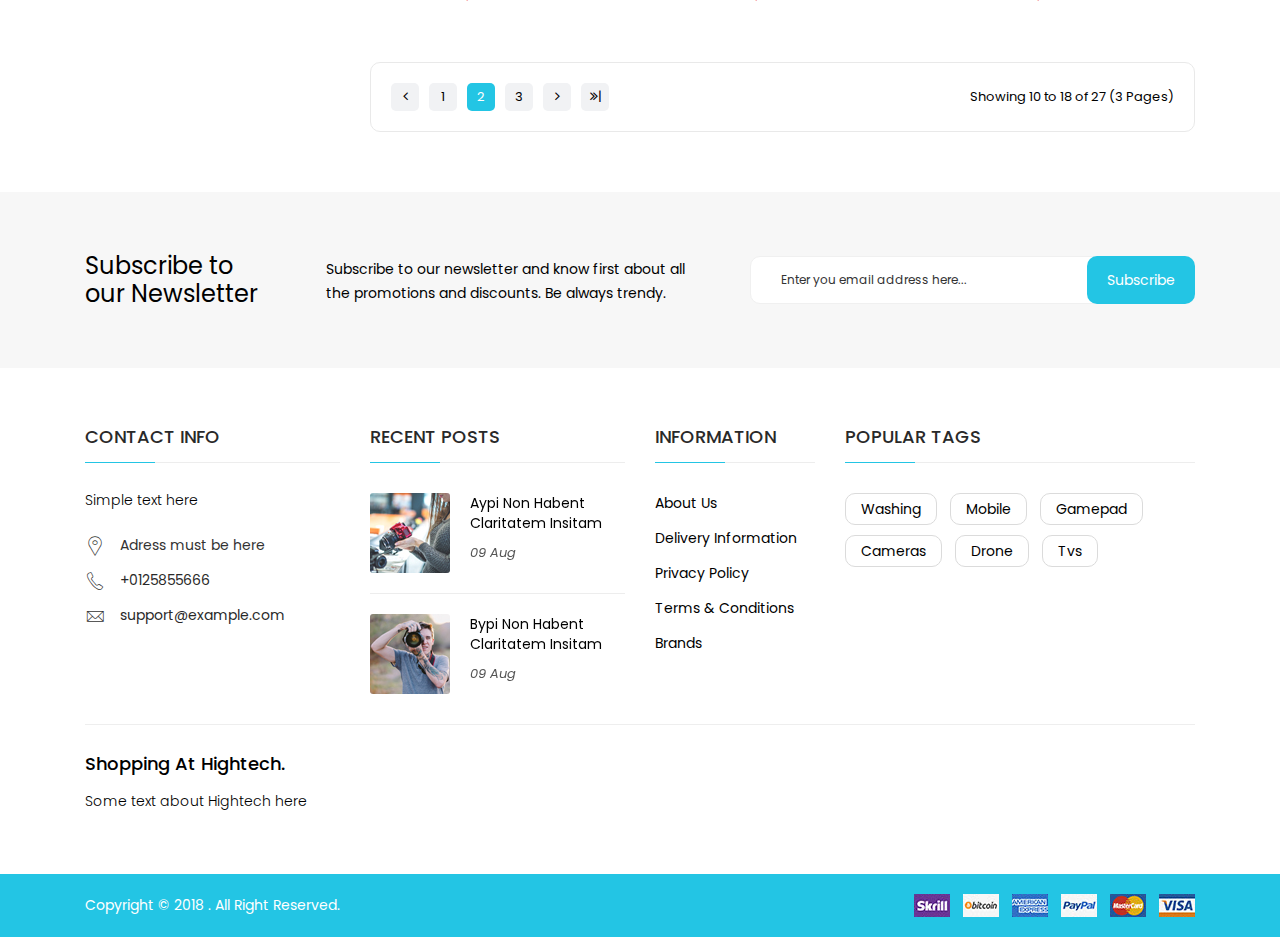
<file: shop-grid.html>
<!DOCTYPE html>
<html lang="zxx">

<head>
    <meta charset="UTF-8">
    <meta http-equiv="x-ua-compatible" content="ie=edge">
    <title>hightech - Offers</title>
    <meta name="description" content="Designed by Aliaa Hosny">
    <meta name="Email" content="aliaahosny77@gmail" />
    <meta name="viewport" content="width=device-width, initial-scale=1">




    <!-- CSS files
    ============================================ -->

    <!-- Boostrap stylesheet -->
    <link rel="stylesheet" href="assets/css/bootstrap.min.css">
    
    <!-- Icon Font CSS -->
    <link rel="stylesheet" href="assets/css/ionicons.min.css">
    <link rel="stylesheet" href="assets/css/font-awesome.min.css">
    <link rel="stylesheet" href="assets/css/pe-icon-7-stroke.css">

    <!-- Plugins stylesheet -->
    <link rel="stylesheet" href="assets/css/plugins.css">

    <!-- Master stylesheet -->
    <link rel="stylesheet" href="assets/css/style.css">

    <!-- Responsive stylesheet -->
    <link rel="stylesheet" href="assets/css/responsive.css">

    <!-- modernizr JS
    ============================================ -->
    <script src="assets/js/modernizr-2.8.3.min.js"></script>
</head>

<body>

    <!--[if lt IE 9]>
        <p class="browserupgrade">You are using an <strong>outdated</strong> browser. Please upgrade your browser to improve your experience.</p>
    <![endif]-->

    <!-- Start of Whole Site Wrapper with mobile menu support -->
    <div id="whole" class="whole-site-wrapper color-scheme-one">

        <!-- Start of Header -->
        <header class="header bgc-white">
            <div class="header-area">
                <div class="container">
                    <div class="row">
                        <div class="col-12 col-sm-12 col-md-12 col-lg-3 align-self-center">
                            <div class="logo">
                                <a href="index.html"><img src="assets/images/logo.png" alt="Logo" class="img-fluid"></a>
                            </div>
                        </div>
                        <div class="col-12 col-sm-12 col-md-12 col-lg-9">
                            <div class="top-header">
                                <div class="row align-items-center">
                                    <div class="col-12 col-sm-12 col-md-7 col-lg-6 order-md-2 order-lg-1">
                                        <div class="top-search">
                                            <p>Trending Search: <a href="#">Washers</a>, <a href="#">Electronics</a>,
                                                <a href="#">Mobile</a>...</p>
                                        </div>
                                    </div>
                                    <div class="col-12 col-sm-12 col-md-12 col-lg-6 order-md-1 order-lg-2">
                                        <ul class="list-inline">
                                            <li class="top-links list-inline-item">
                                                <div class="btn-group">
                                                    <button class="btn-link dropdown-toggle">
                                                        My Account <i class="fa fa-angle-down"></i>
                                                    </button>
                                                    <div class="dropdown-menu">
                                                        <ul>
                                                            <li><a href="register.html">Register</a></li>
                                                            <li><a href="login.html">Login</a></li>
                                                            <li><a href="cart.html">Shopping Cart</a></li>
                                                            <li><a href="checkout.html">Checkout</a></li>
                                                        </ul>
                                                    </div>
                                                </div>
                                            </li>
                                            <li class="language list-inline-item">
                                                <div class="btn-group">
                                                    <button class="btn-link dropdown-toggle">
                                                        <img src="assets/images/icons/en-gb.png" alt="Icons"> English
                                                        <i class="fa fa-angle-down"></i>
                                                    </button>
                                                    <div class="dropdown-menu">
                                                        <ul>
                                                            <li><a href="#"><img src="assets/images/icons/en-gb.png"
                                                                        alt="Icons"> العربية</a></li>
                                                            <li><a href="#"><img src="assets/images/icons/fr-fr.png"
                                                                        alt="Icons"> French</a></li>
                                                        </ul>
                                                    </div>
                                                </div>
                                            </li>
                                        </ul>
                                    </div>
                                </div>
                            </div> <!-- end of top-header -->

                            <div class="bottom-header">
                                <div class="row align-items-center">
                                    <div class="col-12 col-sm-12 col-md-7 col-lg-7">
                                        <div class="header-search-area">
                                            <div class="search-categories">
                                                <form action="#">
                                                    <div class="search-form-input">
                                                        <select id="select" name="select" class="nice-select">
                                                            <option>All Categories</option>
                                                            <option>Washers</option>
                                                            <option>Laptop</option>
                                                            <option>Mobile</option>
                                                            <option>Cell Phones</option>
                                                            <option>Phone Cases</option>
                                                            <option>Cell Phones</option>
                                                            <option>SmartWatch</option>
                                                            <option>Tvs</option>
                                                            <option>D-Series TVs</option>
                                                            <option>LED TVs</option>
                                                            <option>OLED TVs</option>
                                                            <option>Video Games</option>
                                                            <option>Controllers</option>
                                                            <option>PC Gamepads</option>
                                                            <option>Xbox 360</option>
                                                            <option>Shop</option>
                                                            <option>Earbud</option>
                                                            <option>Keyboard</option>
                                                            <option>Watches</option>
                                                            <option>Blazers</option>
                                                            <option>Microphones</option>
                                                        </select>
                                                        <div class="search-wrapper">
                                                            <input type="text" placeholder="Search">
                                                            <button class="header-search-btn" type="submit"><i class="ion ion-ios-search"></i></button>
                                                        </div>
                                                    </div>
                                                </form>
                                            </div>
                                        </div> <!-- end of header-search-area -->
                                    </div>
                                    <div class="col-12 col-sm-12 col-md-5 col-lg-5">
                                        <div class="header-cart-area">
                                            <div class="header-cart">
                                                <div class="btn-group">
                                                    <button class="btn-link dropdown-toggle icon-cart">
                                                        <i class="pe-7s-cart"></i>
                                                        <span class="count-style">2</span>
                                                    </button>
                                                    <div class="dropdown-menu">
                                                        <div class="shopping-cart-content">
                                                            <ul class="list-unstyled">
                                                                <li class="single-cart-item media">
                                                                    <div class="shopping-cart-img mr-4">
                                                                        <a href="#">
                                                                            <img class="img-fluid" alt="Cart Item" src="assets/images/cart/cart-1.jpg">
                                                                            <span class="product-quantity">1x</span>
                                                                        </a>
                                                                    </div>
                                                                    <div class="shopping-cart-title media-body">
                                                                        <h4><a href="#">Donec Ac Tempus</a></h4>
                                                                        <p class="cart-price">$120.00</p>
                                                                        <div class="product-attr">
                                                                            <span>Size: S</span>
                                                                            <span>Color: Black</span>
                                                                        </div>
                                                                    </div>
                                                                    <div class="shopping-cart-delete">
                                                                        <a href="#"><i class="ion ion-md-close"></i></a>
                                                                    </div>
                                                                </li>
                                                                <li class="single-cart-item media">
                                                                    <div class="shopping-cart-img mr-4">
                                                                        <a href="#">
                                                                            <img class="img-fluid" alt="Cart Item" src="assets/images/cart/cart-2.jpg">
                                                                            <span class="product-quantity">2x</span>
                                                                        </a>
                                                                    </div>
                                                                    <div class="shopping-cart-title media-body">
                                                                        <h4><a href="#">Aliquam Consequat</a></h4>
                                                                        <p class="cart-price">$200.00</p>
                                                                        <div class="product-attr">
                                                                            <span>Color: White</span>
                                                                            <span>Accessories: Yes</span>
                                                                        </div>
                                                                    </div>
                                                                    <div class="shopping-cart-delete">
                                                                        <a href="#"><i class="ion ion-md-close"></i></a>
                                                                    </div>
                                                                </li>
                                                            </ul>
                                                            <div class="shopping-cart-total">
                                                                <h4>Sub-Total : <span>$320.00</span></h4>
                                                                <h4>Total : <span>$320.00</span></h4>
                                                            </div>
                                                            <div class="shopping-cart-btn">
                                                                <a class="default-btn" href="cart.html">view cart</a>
                                                                <a class="default-btn" href="checkout.html">checkout</a>
                                                            </div>
                                                        </div>
                                                    </div>
                                                </div>
                                            </div>

                                            <div class="header-contact media">
                                                <div class="header-contact-icon mr-4">
                                                    <i class="pe-7s-headphones"></i>
                                                </div>
                                                <div class="header-contact-content media-body">
                                                    <p><span>CALL US NOW:</span> <br><a href="#">+01258669985</a></p>
                                                </div>
                                            </div>
                                        </div> <!-- end of header-cart-area -->
                                    </div>
                                </div>
                            </div> <!-- end of bottom-header -->
                        </div>
                    </div> <!-- end of row -->
                </div> <!-- end of container -->
            </div> <!-- end of header-area -->

            <!-- Start of Main and Mobile Navigation -->
            <div class="main-nav-area transparent-nav floating-nav">
                <div class="container">
                    <nav id="main_nav" class="stellarnav">
                        <ul class="text-center">
                            <li><a href="index.html"><span>Home</span></a>
                               
                            </li>
                            <li ><a href="shop-grid.html"><span>Offers</span></a>
                               
                            </li>
                            <li><a href="shop-grid.html"><span>Shop </span></a>
                              
                            </li>

                            <li><a href="about.html"><span>About Us</span></a></li>
                            <li><a href="contact.html"><span>Contact Us</span></a></li>
                        </ul>
                    </nav>
                </div> <!-- end of container -->
            </div>
            <!-- End of Main and Mobile Navigation -->
        </header>
        <!-- End of Header -->

        <div class="fixed-header-space"></div> <!-- empty placeholder div for Fixed Menu bar height-->

        <!-- Start of Breadcrumbs -->
        <div class="breadcrumb-section">
            <div class="container">
                <div class="row">
                    <div class="col-12 col-sm-12 col-md-12">
                        <nav class="breadcrumb">
                            <a class="breadcrumb-item" href="index.html">Home</a>
                            <span class="breadcrumb-item active">Offers</span>
                        </nav>
                    </div>
                </div> <!-- end of row -->
            </div> <!-- end of container -->
        </div>
        <!-- End of Breadcrumbs -->

        <!-- Start of Main Content Wrapper -->
        <div id="content" class="main-content-wrapper">
            
            <!-- Start of Shop Products Wrapper -->
            <div class="shop-products-wrapper">
                <div class="container">
                    <div class="row">
                        <div class="col-12 col-sm-12 col-md-12 col-lg-9 order-1 order-md-1 order-lg-2">
                            <main id="primary" class="site-main">
                                <div class="shop-wrapper">
                                   <div class="row">
                                        <div class="col-12 col-sm-12 col-md-12">
                                            <div class="shop-toolbar">
                                                <div class="toolbar-inner">
                                                    <div class="product-view-mode">
                                                        <ul role="tablist" class="nav shop-item-filter-list">
                                                            <li role="presentation" class="active"><a href="#grid" aria-controls="grid" role="tab" data-toggle="tab" class="active show" aria-selected="true"><i class="ion-md-grid"></i></a></li>
                                                            <li role="presentation"><a href="#list" aria-controls="list" role="tab" data-toggle="tab"><i class="ion-md-list"></i></a></li>
                                                        </ul>
                                                    </div>
                                                    <div class="toolbar-amount">
                                                        <span>Showing 10 to 18 of 27</span>
                                                    </div>
                                                </div>
                                                <div class="product-select-box">
                                                    <div class="product-show">
                                                        <p>Show:</p>
                                                        <select class="nice-select" name="showing">
                                                            <option value="1">8</option>
                                                            <option value="2">12</option>
                                                            <option value="3">16</option>
                                                            <option value="4">20</option>
                                                            <option value="5">24</option>
                                                        </select>
                                                    </div>
                                                    <div class="product-sort">
                                                        <p>Sort By:</p>
                                                        <select class="nice-select" name="sortby">
                                                            <option value="trending">Default</option>
                                                            <option value="sales">Name (A - Z)</option>
                                                            <option value="sales">Name (Z - A)</option>
                                                            <option value="rating">Price (Low > High)</option>
                                                            <option value="date">Rating (Lowest)</option>
                                                            <option value="price-asc">Model (A - Z)</option>
                                                            <option value="price-asc">Model (Z - A)</option>
                                                        </select>
                                                    </div>
                                                </div>
                                            </div>
                                        </div>
                                    </div> <!-- end of row -->

                                    <div class="row">
                                        <div class="col-12 col-sm-12 col-md-12">
                                            <div class="shop-products-wrapper">
                                                <div class="tab-content">
                                                    <div id="grid" class="tab-pane fade active show" role="tabpanel">
                                                        <div class="row">
                                                            <div class="product-layout product-grid col-6 col-sm-6 col-md-4 col-lg-4">
                                                                <div class="product-thumb">
                                                                    <div class="product-inner">
                                                                        <div class="product-image">
                                                                            <div class="label-product label-new">New</div>
                                                                            <a href="single-product.html">
                                                                                <img src="assets/images/products/single/product-shop-1-2.jpg" alt="Proin Lectus Ipsum" class="hover-image">
                                                                                <img src="assets/images/products/single/product-shop-1-1.jpg" alt="Proin Lectus Ipsum" title="Proin Lectus Ipsum">
                                                                            </a>
                                                                            <div class="action-links">
                                                                                <a class="action-btn btn-cart" href="#" title="Add to Cart"><i class="pe-7s-cart"></i></a>
                                                                                <a class="action-btn btn-wishlist" href="#" title="Add to Wishlist"><i class="pe-7s-like"></i></a>
                                                                                <a class="action-btn btn-compare" href="#" title="Add to Compare"><i class="pe-7s-refresh-2"></i></a>
                                                                                <a class="action-btn btn-quickview" data-toggle="modal" data-target="#product_quick_view" href="#" title="Quick View"><i class="pe-7s-search"></i></a>
                                                                            </div>
                                                                        </div> <!-- end of product-image -->

                                                                        <div class="product-caption">
                                                                            <div class="product-ratings">
                                                                                <div class="rating-box">
                                                                                    <ul class="rating d-flex">
                                                                                        <li><i class="fa fa-star"></i></li>
                                                                                        <li><i class="fa fa-star"></i></li>
                                                                                        <li><i class="fa fa-star"></i></li>
                                                                                        <li><i class="fa fa-star"></i></li>
                                                                                        <li><i class="fa fa-star"></i></li>
                                                                                    </ul>
                                                                                </div>
                                                                            </div>
                                                                            <h4 class="product-name"><a href="single-product.html">Product-name</a></h4>
                                                                            <p class="product-price">
                                                                                <span class="price-old">$330.00</span>
                                                                                <span class="price-new">$120.00</span>
                                                                            </p>
                                                                        </div><!-- end of product-caption -->
                                                                    </div><!-- end of product-inner -->
                                                                </div><!-- end of product-thumb -->
                                                            </div> <!-- end of product-layout -->

                                                            <div class="product-layout product-grid col-6 col-sm-6 col-md-4 col-lg-4">
                                                                <div class="product-thumb">
                                                                    <div class="product-inner">
                                                                        <div class="product-image">
                                                                            <div class="label-product label-sale">-64%</div>
                                                                            <a href="single-product.html">
                                                                                <img src="assets/images/products/single/product-shop-1-1.jpg" alt="Proin Lectus Ipsum" class="hover-image">
                                                                                <img src="assets/images/products/single/product-shop-1-2.jpg" alt="Proin Lectus Ipsum" title="Proin Lectus Ipsum">
                                                                            </a>
                                                                            <div class="action-links">
                                                                                <a class="action-btn btn-cart" href="#" title="Add to Cart"><i class="pe-7s-cart"></i></a>
                                                                                <a class="action-btn btn-wishlist" href="#" title="Add to Wishlist"><i class="pe-7s-like"></i></a>
                                                                                <a class="action-btn btn-compare" href="#" title="Add to Compare"><i class="pe-7s-refresh-2"></i></a>
                                                                                <a class="action-btn btn-quickview" data-toggle="modal" data-target="#product_quick_view" href="#" title="Quick View"><i class="pe-7s-search"></i></a>
                                                                            </div>
                                                                        </div> <!-- end of product-image -->

                                                                        <div class="product-caption">
                                                                            <div class="product-ratings">
                                                                                <div class="rating-box">
                                                                                    <ul class="rating d-flex">
                                                                                        <li><i class="fa fa-star"></i></li>
                                                                                        <li><i class="fa fa-star"></i></li>
                                                                                        <li><i class="fa fa-star"></i></li>
                                                                                        <li><i class="fa fa-star"></i></li>
                                                                                        <li><i class="fa fa-star-o"></i></li>
                                                                                    </ul>
                                                                                </div>
                                                                            </div>
                                                                            <h4 class="product-name"><a href="single-product.html">Product-name</a></h4>
                                                                            <p class="product-price">
                                                                                <span class="price-old">$420.00</span>
                                                                                <span class="price-new">$150.00</span>
                                                                            </p>
                                                                        </div><!-- end of product-caption -->
                                                                    </div><!-- end of product-inner -->
                                                                </div><!-- end of product-thumb -->
                                                            </div> <!-- end of product-layout -->

                                                            <div class="product-layout product-grid col-6 col-sm-6 col-md-4 col-lg-4">
                                                                <div class="product-thumb">
                                                                    <div class="product-inner">
                                                                        <div class="product-image">
                                                                            <div class="label-product label-sale">-44%</div>
                                                                            <a href="single-product.html">
                                                                                <img src="assets/images/products/single/product-shop-2-2.jpg" alt="Proin Lectus Ipsum" class="hover-image">
                                                                                <img src="assets/images/products/single/product-shop-2-1.jpg" alt="Proin Lectus Ipsum" title="Proin Lectus Ipsum">
                                                                            </a>
                                                                            <div class="action-links">
                                                                                <a class="action-btn btn-cart" href="#" title="Add to Cart"><i class="pe-7s-cart"></i></a>
                                                                                <a class="action-btn btn-wishlist" href="#" title="Add to Wishlist"><i class="pe-7s-like"></i></a>
                                                                                <a class="action-btn btn-compare" href="#" title="Add to Compare"><i class="pe-7s-refresh-2"></i></a>
                                                                                <a class="action-btn btn-quickview" data-toggle="modal" data-target="#product_quick_view" href="#" title="Quick View"><i class="pe-7s-search"></i></a>
                                                                            </div>
                                                                        </div> <!-- end of product-image -->

                                                                        <div class="product-caption">
                                                                            <div class="product-ratings">
                                                                                <div class="rating-box">
                                                                                    <ul class="rating d-flex">
                                                                                        <li><i class="fa fa-star"></i></li>
                                                                                        <li><i class="fa fa-star"></i></li>
                                                                                        <li><i class="fa fa-star"></i></li>
                                                                                        <li><i class="fa fa-star-o"></i></li>
                                                                                        <li><i class="fa fa-star-o"></i></li>
                                                                                    </ul>
                                                                                </div>
                                                                            </div>
                                                                            <h4 class="product-name"><a href="single-product.html">Product-name</a></h4>
                                                                            <p class="product-price">
                                                                                <span class="price-old">$320.00</span>
                                                                                <span class="price-new">$180.00</span>
                                                                            </p>
                                                                        </div><!-- end of product-caption -->
                                                                    </div><!-- end of product-inner -->
                                                                </div><!-- end of product-thumb -->
                                                            </div> <!-- end of product-layout -->

                                                            <div class="product-layout product-grid col-6 col-sm-6 col-md-4 col-lg-4">
                                                                <div class="product-thumb">
                                                                    <div class="product-inner">
                                                                        <div class="product-image">
                                                                            <div class="label-product label-sale">-67%</div>
                                                                            <a href="single-product.html">
                                                                                <img src="assets/images/products/single/product-shop-2-1.jpg" alt="Proin Lectus Ipsum" class="hover-image">
                                                                                <img src="assets/images/products/single/product-shop-2-1.jpg" alt="Proin Lectus Ipsum" title="Proin Lectus Ipsum">
                                                                            </a>
                                                                            <div class="action-links">
                                                                                <a class="action-btn btn-cart" href="#" title="Add to Cart"><i class="pe-7s-cart"></i></a>
                                                                                <a class="action-btn btn-wishlist" href="#" title="Add to Wishlist"><i class="pe-7s-like"></i></a>
                                                                                <a class="action-btn btn-compare" href="#" title="Add to Compare"><i class="pe-7s-refresh-2"></i></a>
                                                                                <a class="action-btn btn-quickview" data-toggle="modal" data-target="#product_quick_view" href="#" title="Quick View"><i class="pe-7s-search"></i></a>
                                                                            </div>
                                                                        </div> <!-- end of product-image -->

                                                                        <div class="product-caption">
                                                                            <div class="product-ratings">
                                                                                <div class="rating-box">
                                                                                    <ul class="rating d-flex">
                                                                                        <li><i class="fa fa-star"></i></li>
                                                                                        <li><i class="fa fa-star"></i></li>
                                                                                        <li><i class="fa fa-star"></i></li>
                                                                                        <li><i class="fa fa-star"></i></li>
                                                                                        <li><i class="fa fa-star"></i></li>
                                                                                    </ul>
                                                                                </div>
                                                                            </div>
                                                                            <h4 class="product-name"><a href="single-product.html">Product-name</a></h4>
                                                                            <p class="product-price">
                                                                                <span class="price-old">$430.00</span>
                                                                                <span class="price-new">$100.00</span>
                                                                            </p>
                                                                        </div><!-- end of product-caption -->
                                                                    </div><!-- end of product-inner -->
                                                                </div><!-- end of product-thumb -->
                                                            </div> <!-- end of product-layout -->

                                                            <div class="product-layout product-grid col-6 col-sm-6 col-md-4 col-lg-4">
                                                                <div class="product-thumb">
                                                                    <div class="product-inner">
                                                                        <div class="product-image">
                                                                            <a href="single-product.html">
                                                                                <img src="assets/images/products/single/product-shop-2-2.jpg" alt="Proin Lectus Ipsum" class="hover-image">
                                                                                <img src="assets/images/products/single/product-shop-3-1.jpg" alt="Proin Lectus Ipsum" title="Proin Lectus Ipsum">
                                                                            </a>
                                                                            <div class="action-links">
                                                                                <a class="action-btn btn-cart" href="#" title="Add to Cart"><i class="pe-7s-cart"></i></a>
                                                                                <a class="action-btn btn-wishlist" href="#" title="Add to Wishlist"><i class="pe-7s-like"></i></a>
                                                                                <a class="action-btn btn-compare" href="#" title="Add to Compare"><i class="pe-7s-refresh-2"></i></a>
                                                                                <a class="action-btn btn-quickview" data-toggle="modal" data-target="#product_quick_view" href="#" title="Quick View"><i class="pe-7s-search"></i></a>
                                                                            </div>
                                                                        </div> <!-- end of product-image -->

                                                                        <div class="product-caption">
                                                                            <div class="product-ratings">
                                                                                <div class="rating-box">
                                                                                    <ul class="rating d-flex">
                                                                                        <li><i class="fa fa-star"></i></li>
                                                                                        <li><i class="fa fa-star"></i></li>
                                                                                        <li><i class="fa fa-star"></i></li>
                                                                                        <li><i class="fa fa-star"></i></li>
                                                                                        <li><i class="fa fa-star"></i></li>
                                                                                    </ul>
                                                                                </div>
                                                                            </div>
                                                                            <h4 class="product-name"><a href="single-product.html">Product-name</a></h4>
                                                                            <p class="product-price">
                                                                                <span class="price-new">$280.00</span>
                                                                            </p>
                                                                        </div><!-- end of product-caption -->
                                                                    </div><!-- end of product-inner -->
                                                                </div><!-- end of product-thumb -->
                                                            </div> <!-- end of product-layout -->

                                                            <div class="product-layout product-grid col-6 col-sm-6 col-md-4 col-lg-4">
                                                                <div class="product-thumb">
                                                                    <div class="product-inner">
                                                                        <div class="product-image">
                                                                            <a href="single-product.html">
                                                                                <img src="assets/images/products/single/product-shop-4-2.jpg" alt="Proin Lectus Ipsum" class="hover-image">
                                                                                <img src="assets/images/products/single/product-shop-4-1.jpg" alt="Proin Lectus Ipsum" title="Proin Lectus Ipsum">
                                                                            </a>
                                                                            <div class="action-links">
                                                                                <a class="action-btn btn-cart" href="#" title="Add to Cart"><i class="pe-7s-cart"></i></a>
                                                                                <a class="action-btn btn-wishlist" href="#" title="Add to Wishlist"><i class="pe-7s-like"></i></a>
                                                                                <a class="action-btn btn-compare" href="#" title="Add to Compare"><i class="pe-7s-refresh-2"></i></a>
                                                                                <a class="action-btn btn-quickview" data-toggle="modal" data-target="#product_quick_view" href="#" title="Quick View"><i class="pe-7s-search"></i></a>
                                                                            </div>
                                                                        </div> <!-- end of product-image -->

                                                                        <div class="product-caption">
                                                                            <div class="product-ratings">
                                                                                <div class="rating-box">
                                                                                    <ul class="rating d-flex">
                                                                                        <li><i class="fa fa-star"></i></li>
                                                                                        <li><i class="fa fa-star"></i></li>
                                                                                        <li><i class="fa fa-star"></i></li>
                                                                                        <li><i class="fa fa-star"></i></li>
                                                                                        <li><i class="fa fa-star"></i></li>
                                                                                    </ul>
                                                                                </div>
                                                                            </div>
                                                                            <h4 class="product-name"><a href="single-product.html">Product-name</a></h4>
                                                                            <p class="product-price">
                                                                                <span class="price-new">$100.00</span>
                                                                            </p>
                                                                        </div><!-- end of product-caption -->
                                                                    </div><!-- end of product-inner -->
                                                                </div><!-- end of product-thumb -->
                                                            </div> <!-- end of product-layout -->

                                                            <div class="product-layout product-grid col-6 col-sm-6 col-md-4 col-lg-4">
                                                                <div class="product-thumb">
                                                                    <div class="product-inner">
                                                                        <div class="product-image">
                                                                            <div class="label-product label-new">New</div>
                                                                            <a href="single-product.html">
                                                                                <img src="assets/images/products/single/product-shop-5-2.jpg" alt="Proin Lectus Ipsum" class="hover-image">
                                                                                <img src="assets/images/products/single/product-shop-5-1.jpg" alt="Proin Lectus Ipsum" title="Proin Lectus Ipsum">
                                                                            </a>
                                                                            <div class="action-links">
                                                                                <a class="action-btn btn-cart" href="#" title="Add to Cart"><i class="pe-7s-cart"></i></a>
                                                                                <a class="action-btn btn-wishlist" href="#" title="Add to Wishlist"><i class="pe-7s-like"></i></a>
                                                                                <a class="action-btn btn-compare" href="#" title="Add to Compare"><i class="pe-7s-refresh-2"></i></a>
                                                                                <a class="action-btn btn-quickview" data-toggle="modal" data-target="#product_quick_view" href="#" title="Quick View"><i class="pe-7s-search"></i></a>
                                                                            </div>
                                                                        </div> <!-- end of product-image -->

                                                                        <div class="product-caption">
                                                                            <div class="product-ratings">
                                                                                <div class="rating-box">
                                                                                    <ul class="rating d-flex">
                                                                                        <li><i class="fa fa-star"></i></li>
                                                                                        <li><i class="fa fa-star"></i></li>
                                                                                        <li><i class="fa fa-star"></i></li>
                                                                                        <li><i class="fa fa-star"></i></li>
                                                                                        <li><i class="fa fa-star-o"></i></li>
                                                                                    </ul>
                                                                                </div>
                                                                            </div>
                                                                            <h4 class="product-name"><a href="single-product.html">Product-name</a></h4>
                                                                            <p class="product-price">
                                                                                <span class="price-new">$240.00</span>
                                                                            </p>
                                                                        </div><!-- end of product-caption -->
                                                                    </div><!-- end of product-inner -->
                                                                </div><!-- end of product-thumb -->
                                                            </div> <!-- end of product-layout -->

                                                            <div class="product-layout product-grid col-6 col-sm-6 col-md-4 col-lg-4">
                                                                <div class="product-thumb">
                                                                    <div class="product-inner">
                                                                        <div class="product-image">
                                                                            <div class="label-product label-new">New</div>
                                                                            <a href="single-product.html">
                                                                                <img src="assets/images/products/single/product-shop-6-2.jpg" alt="Proin Lectus Ipsum" class="hover-image">
                                                                                <img src="assets/images/products/single/product-shop-6-1.jpg" alt="Proin Lectus Ipsum" title="Proin Lectus Ipsum">
                                                                            </a>
                                                                            <div class="action-links">
                                                                                <a class="action-btn btn-cart" href="#" title="Add to Cart"><i class="pe-7s-cart"></i></a>
                                                                                <a class="action-btn btn-wishlist" href="#" title="Add to Wishlist"><i class="pe-7s-like"></i></a>
                                                                                <a class="action-btn btn-compare" href="#" title="Add to Compare"><i class="pe-7s-refresh-2"></i></a>
                                                                                <a class="action-btn btn-quickview" data-toggle="modal" data-target="#product_quick_view" href="#" title="Quick View"><i class="pe-7s-search"></i></a>
                                                                            </div>
                                                                        </div> <!-- end of product-image -->

                                                                        <div class="product-caption">
                                                                            <div class="product-ratings">
                                                                                <div class="rating-box">
                                                                                    <ul class="rating d-flex">
                                                                                        <li><i class="fa fa-star"></i></li>
                                                                                        <li><i class="fa fa-star"></i></li>
                                                                                        <li><i class="fa fa-star"></i></li>
                                                                                        <li><i class="fa fa-star-o"></i></li>
                                                                                        <li><i class="fa fa-star-o"></i></li>
                                                                                    </ul>
                                                                                </div>
                                                                            </div>
                                                                            <h4 class="product-name"><a href="single-product.html">Product-name</a></h4>
                                                                            <p class="product-price">
                                                                                <span class="price-new">$180.00</span>
                                                                            </p>
                                                                        </div><!-- end of product-caption -->
                                                                    </div><!-- end of product-inner -->
                                                                </div><!-- end of product-thumb -->
                                                            </div> <!-- end of product-layout -->

                                                            <div class="product-layout product-grid col-6 col-sm-6 col-md-4 col-lg-4">
                                                                <div class="product-thumb">
                                                                    <div class="product-inner">
                                                                        <div class="product-image">
                                                                            <div class="label-product label-new">New</div>
                                                                            <a href="single-product.html">
                                                                                <img src="assets/images/products/single/product-shop-4-1.jpg" alt="Proin Lectus Ipsum" class="hover-image">
                                                                                <img src="assets/images/products/single/product-shop-4-2.jpg" alt="Proin Lectus Ipsum" title="Proin Lectus Ipsum">
                                                                            </a>
                                                                            <div class="action-links">
                                                                                <a class="action-btn btn-cart" href="#" title="Add to Cart"><i class="pe-7s-cart"></i></a>
                                                                                <a class="action-btn btn-wishlist" href="#" title="Add to Wishlist"><i class="pe-7s-like"></i></a>
                                                                                <a class="action-btn btn-compare" href="#" title="Add to Compare"><i class="pe-7s-refresh-2"></i></a>
                                                                                <a class="action-btn btn-quickview" data-toggle="modal" data-target="#product_quick_view" href="#" title="Quick View"><i class="pe-7s-search"></i></a>
                                                                            </div>
                                                                        </div> <!-- end of product-image -->

                                                                        <div class="product-caption">
                                                                            <div class="product-ratings">
                                                                                <div class="rating-box">
                                                                                    <ul class="rating d-flex">
                                                                                        <li><i class="fa fa-star"></i></li>
                                                                                        <li><i class="fa fa-star"></i></li>
                                                                                        <li><i class="fa fa-star"></i></li>
                                                                                        <li><i class="fa fa-star"></i></li>
                                                                                        <li><i class="fa fa-star"></i></li>
                                                                                    </ul>
                                                                                </div>
                                                                            </div>
                                                                            <h4 class="product-name"><a href="single-product.html">Product-name</a></h4>
                                                                            <p class="product-price">
                                                                                <span class="price-new">$260.00</span>
                                                                            </p>
                                                                        </div><!-- end of product-caption -->
                                                                    </div><!-- end of product-inner -->
                                                                </div><!-- end of product-thumb -->
                                                            </div> <!-- end of product-layout -->
                                                        </div>
                                                    </div>
                                                    <div id="list" class="tab-pane fade" role="tabpanel">
                                                        <div class="row">
                                                            <div class="col-12 col-sm-12 col-md-12">
                                                                <div class="product-layout product-list">
                                                                    <div class="product-thumb">
                                                                        <div class="product-inner media align-items-center">
                                                                            <div class="product-image mb-4 mb-md-0 mr-md-4 mr-xl-5">
                                                                                <div class="label-product label-new">New</div>
                                                                                <a href="single-product.html">
                                                                                    <img src="assets/images/products/single/product-shop-1-2.jpg" alt="Proin Lectus Ipsum" class="hover-image">
                                                                                    <img src="assets/images/products/single/product-shop-1-1.jpg" alt="Proin Lectus Ipsum" title="Proin Lectus Ipsum">
                                                                                </a>
                                                                                <div class="action-links">
                                                                                    <a class="action-btn btn-cart" href="#" title="Add to Cart"><i class="pe-7s-cart"></i></a>
                                                                                    <a class="action-btn btn-wishlist" href="#" title="Add to Wishlist"><i class="pe-7s-like"></i></a>
                                                                                    <a class="action-btn btn-compare" href="#" title="Add to Compare"><i class="pe-7s-refresh-2"></i></a>
                                                                                    <a class="action-btn btn-quickview" data-toggle="modal" data-target="#product_quick_view" href="#" title="Quick View"><i class="pe-7s-search"></i></a>
                                                                                </div>
                                                                            </div> <!-- end of product-image -->

                                                                            <div class="product-caption media-body">
                                                                                <div class="product-ratings">
                                                                                    <div class="rating-box">
                                                                                        <ul class="rating d-flex justify-content-md-start">
                                                                                            <li><i class="fa fa-star"></i></li>
                                                                                            <li><i class="fa fa-star"></i></li>
                                                                                            <li><i class="fa fa-star"></i></li>
                                                                                            <li><i class="fa fa-star"></i></li>
                                                                                            <li><i class="fa fa-star"></i></li>
                                                                                        </ul>
                                                                                    </div>
                                                                                </div>
                                                                                <h4 class="product-name"><a href="single-product.html">Product-name</a></h4>
                                                                                <p class="product-price">
                                                                                    <span class="price-old">$330.00</span>
                                                                                    <span class="price-new">$120.00</span>
                                                                                </p>
                                                                                <p class="product-des">Nunc facilisis sagittis ullamcorper. Proin lectus ipsum, gravida et mattis vulputate, tristique ut lectus. Sed et lorem nunc. Vestibulum ante ipsum primis in faucibus orci luctus et ultrices posuere cubilia Curae; Aenean eleifend ..</p>
                                                                            </div><!-- end of product-caption -->
                                                                        </div><!-- end of product-inner -->
                                                                    </div><!-- end of product-thumb -->
                                                                </div> <!-- end of product-layout -->

                                                                <div class="product-layout product-list">
                                                                    <div class="product-thumb">
                                                                        <div class="product-inner media align-items-center">
                                                                            <div class="product-image mb-4 mb-md-0 mr-md-4 mr-xl-5">
                                                                                <div class="label-product label-sale">-64%</div>
                                                                                <a href="single-product.html">
                                                                                    <img src="assets/images/products/single/product-shop-1-1.jpg" alt="Proin Lectus Ipsum" class="hover-image">
                                                                                    <img src="assets/images/products/single/product-shop-1-2.jpg" alt="Proin Lectus Ipsum" title="Proin Lectus Ipsum">
                                                                                </a>
                                                                                <div class="action-links">
                                                                                    <a class="action-btn btn-cart" href="#" title="Add to Cart"><i class="pe-7s-cart"></i></a>
                                                                                    <a class="action-btn btn-wishlist" href="#" title="Add to Wishlist"><i class="pe-7s-like"></i></a>
                                                                                    <a class="action-btn btn-compare" href="#" title="Add to Compare"><i class="pe-7s-refresh-2"></i></a>
                                                                                    <a class="action-btn btn-quickview" data-toggle="modal" data-target="#product_quick_view" href="#" title="Quick View"><i class="pe-7s-search"></i></a>
                                                                                </div>
                                                                            </div> <!-- end of product-image -->

                                                                            <div class="product-caption media-body">
                                                                                <div class="product-ratings">
                                                                                    <div class="rating-box">
                                                                                        <ul class="rating d-flex justify-content-md-start">
                                                                                            <li><i class="fa fa-star"></i></li>
                                                                                            <li><i class="fa fa-star"></i></li>
                                                                                            <li><i class="fa fa-star"></i></li>
                                                                                            <li><i class="fa fa-star"></i></li>
                                                                                            <li><i class="fa fa-star-o"></i></li>
                                                                                        </ul>
                                                                                    </div>
                                                                                </div>
                                                                                <h4 class="product-name"><a href="single-product.html">Product-name</a></h4>
                                                                                <p class="product-price">
                                                                                    <span class="price-old">$420.00</span>
                                                                                    <span class="price-new">$150.00</span>
                                                                                </p>
                                                                                <p class="product-des">Nunc facilisis sagittis ullamcorper. Proin lectus ipsum, gravida et mattis vulputate, tristique ut lectus. Sed et lorem nunc. Vestibulum ante ipsum primis in faucibus orci luctus et ultrices posuere cubilia Curae; Aenean eleifend ..</p>
                                                                            </div><!-- end of product-caption -->
                                                                        </div><!-- end of product-inner -->
                                                                    </div><!-- end of product-thumb -->
                                                                </div> <!-- end of product-layout -->

                                                                <div class="product-layout product-list">
                                                                    <div class="product-thumb">
                                                                        <div class="product-inner media align-items-center">
                                                                            <div class="product-image mb-4 mb-md-0 mr-md-4 mr-xl-5">
                                                                                <div class="label-product label-sale">-44%</div>
                                                                                <a href="single-product.html">
                                                                                    <img src="assets/images/products/single/product-shop-2-2.jpg" alt="Proin Lectus Ipsum" class="hover-image">
                                                                                    <img src="assets/images/products/single/product-shop-2-1.jpg" alt="Proin Lectus Ipsum" title="Proin Lectus Ipsum">
                                                                                </a>
                                                                                <div class="action-links">
                                                                                    <a class="action-btn btn-cart" href="#" title="Add to Cart"><i class="pe-7s-cart"></i></a>
                                                                                    <a class="action-btn btn-wishlist" href="#" title="Add to Wishlist"><i class="pe-7s-like"></i></a>
                                                                                    <a class="action-btn btn-compare" href="#" title="Add to Compare"><i class="pe-7s-refresh-2"></i></a>
                                                                                    <a class="action-btn btn-quickview" data-toggle="modal" data-target="#product_quick_view" href="#" title="Quick View"><i class="pe-7s-search"></i></a>
                                                                                </div>
                                                                            </div> <!-- end of product-image -->

                                                                            <div class="product-caption media-body">
                                                                                <div class="product-ratings">
                                                                                    <div class="rating-box">
                                                                                        <ul class="rating d-flex justify-content-md-start">
                                                                                            <li><i class="fa fa-star"></i></li>
                                                                                            <li><i class="fa fa-star"></i></li>
                                                                                            <li><i class="fa fa-star"></i></li>
                                                                                            <li><i class="fa fa-star-o"></i></li>
                                                                                            <li><i class="fa fa-star-o"></i></li>
                                                                                        </ul>
                                                                                    </div>
                                                                                </div>
                                                                                <h4 class="product-name"><a href="single-product.html">Product-name</a></h4>
                                                                                <p class="product-price">
                                                                                    <span class="price-old">$320.00</span>
                                                                                    <span class="price-new">$180.00</span>
                                                                                </p>
                                                                                <p class="product-des">Nunc facilisis sagittis ullamcorper. Proin lectus ipsum, gravida et mattis vulputate, tristique ut lectus. Sed et lorem nunc. Vestibulum ante ipsum primis in faucibus orci luctus et ultrices posuere cubilia Curae; Aenean eleifend ..</p>
                                                                            </div><!-- end of product-caption -->
                                                                        </div><!-- end of product-inner -->
                                                                    </div><!-- end of product-thumb -->
                                                                </div> <!-- end of product-layout -->

                                                                <div class="product-layout product-list">
                                                                    <div class="product-thumb">
                                                                        <div class="product-inner media align-items-center">
                                                                            <div class="product-image mb-4 mb-md-0 mr-md-4 mr-xl-5">
                                                                                <div class="label-product label-sale">-67%</div>
                                                                                <a href="single-product.html">
                                                                                    <img src="assets/images/products/single/product-shop-2-1.jpg" alt="Proin Lectus Ipsum" class="hover-image">
                                                                                    <img src="assets/images/products/single/product-shop-2-1.jpg" alt="Proin Lectus Ipsum" title="Proin Lectus Ipsum">
                                                                                </a>
                                                                                <div class="action-links">
                                                                                    <a class="action-btn btn-cart" href="#" title="Add to Cart"><i class="pe-7s-cart"></i></a>
                                                                                    <a class="action-btn btn-wishlist" href="#" title="Add to Wishlist"><i class="pe-7s-like"></i></a>
                                                                                    <a class="action-btn btn-compare" href="#" title="Add to Compare"><i class="pe-7s-refresh-2"></i></a>
                                                                                    <a class="action-btn btn-quickview" data-toggle="modal" data-target="#product_quick_view" href="#" title="Quick View"><i class="pe-7s-search"></i></a>
                                                                                </div>
                                                                            </div> <!-- end of product-image -->

                                                                            <div class="product-caption media-body">
                                                                                <div class="product-ratings">
                                                                                    <div class="rating-box">
                                                                                        <ul class="rating d-flex justify-content-md-start">
                                                                                            <li><i class="fa fa-star"></i></li>
                                                                                            <li><i class="fa fa-star"></i></li>
                                                                                            <li><i class="fa fa-star"></i></li>
                                                                                            <li><i class="fa fa-star"></i></li>
                                                                                            <li><i class="fa fa-star"></i></li>
                                                                                        </ul>
                                                                                    </div>
                                                                                </div>
                                                                                <h4 class="product-name"><a href="single-product.html">Product-name</a></h4>
                                                                                <p class="product-price">
                                                                                    <span class="price-old">$430.00</span>
                                                                                    <span class="price-new">$100.00</span>
                                                                                </p>
                                                                                <p class="product-des">Nunc facilisis sagittis ullamcorper. Proin lectus ipsum, gravida et mattis vulputate, tristique ut lectus. Sed et lorem nunc. Vestibulum ante ipsum primis in faucibus orci luctus et ultrices posuere cubilia Curae; Aenean eleifend ..</p>
                                                                            </div><!-- end of product-caption -->
                                                                        </div><!-- end of product-inner -->
                                                                    </div><!-- end of product-thumb -->
                                                                </div> <!-- end of product-layout -->

                                                                <div class="product-layout product-list">
                                                                    <div class="product-thumb">
                                                                        <div class="product-inner media align-items-center">
                                                                            <div class="product-image mb-4 mb-md-0 mr-md-4 mr-xl-5">
                                                                                <a href="#">
                                                                                    <img src="assets/images/products/single/product-shop-2-2.jpg" alt="Proin Lectus Ipsum" class="hover-image">
                                                                                    <img src="assets/images/products/single/product-shop-3-1.jpg" alt="Proin Lectus Ipsum" title="Proin Lectus Ipsum">
                                                                                </a>
                                                                                <div class="action-links">
                                                                                    <a class="action-btn btn-cart" href="#" title="Add to Cart"><i class="pe-7s-cart"></i></a>
                                                                                    <a class="action-btn btn-wishlist" href="#" title="Add to Wishlist"><i class="pe-7s-like"></i></a>
                                                                                    <a class="action-btn btn-compare" href="#" title="Add to Compare"><i class="pe-7s-refresh-2"></i></a>
                                                                                    <a class="action-btn btn-quickview" data-toggle="modal" data-target="#product_quick_view" href="#" title="Quick View"><i class="pe-7s-search"></i></a>
                                                                                </div>
                                                                            </div> <!-- end of product-image -->

                                                                            <div class="product-caption media-body">
                                                                                <div class="product-ratings">
                                                                                    <div class="rating-box">
                                                                                        <ul class="rating d-flex justify-content-md-start">
                                                                                            <li><i class="fa fa-star"></i></li>
                                                                                            <li><i class="fa fa-star"></i></li>
                                                                                            <li><i class="fa fa-star"></i></li>
                                                                                            <li><i class="fa fa-star"></i></li>
                                                                                            <li><i class="fa fa-star"></i></li>
                                                                                        </ul>
                                                                                    </div>
                                                                                </div>
                                                                                <h4 class="product-name"><a href="single-product.html">Product-name</a></h4>
                                                                                <p class="product-price">
                                                                                    <span class="price-new">$280.00</span>
                                                                                </p>
                                                                                <p class="product-des">Nunc facilisis sagittis ullamcorper. Proin lectus ipsum, gravida et mattis vulputate, tristique ut lectus. Sed et lorem nunc. Vestibulum ante ipsum primis in faucibus orci luctus et ultrices posuere cubilia Curae; Aenean eleifend ..</p>
                                                                            </div><!-- end of product-caption -->
                                                                        </div><!-- end of product-inner -->
                                                                    </div><!-- end of product-thumb -->
                                                                </div> <!-- end of product-layout -->

                                                                <div class="product-layout product-list">
                                                                    <div class="product-thumb">
                                                                        <div class="product-inner media align-items-center">
                                                                            <div class="product-image mb-4 mb-md-0 mr-md-4 mr-xl-5">
                                                                                <a href="#">
                                                                                    <img src="assets/images/products/single/product-shop-4-2.jpg" alt="Proin Lectus Ipsum" class="hover-image">
                                                                                    <img src="assets/images/products/single/product-shop-4-1.jpg" alt="Proin Lectus Ipsum" title="Proin Lectus Ipsum">
                                                                                </a>
                                                                                <div class="action-links">
                                                                                    <a class="action-btn btn-cart" href="#" title="Add to Cart"><i class="pe-7s-cart"></i></a>
                                                                                    <a class="action-btn btn-wishlist" href="#" title="Add to Wishlist"><i class="pe-7s-like"></i></a>
                                                                                    <a class="action-btn btn-compare" href="#" title="Add to Compare"><i class="pe-7s-refresh-2"></i></a>
                                                                                    <a class="action-btn btn-quickview" data-toggle="modal" data-target="#product_quick_view" href="#" title="Quick View"><i class="pe-7s-search"></i></a>
                                                                                </div>
                                                                            </div> <!-- end of product-image -->

                                                                            <div class="product-caption media-body">
                                                                                <div class="product-ratings">
                                                                                    <div class="rating-box">
                                                                                        <ul class="rating d-flex justify-content-md-start">
                                                                                            <li><i class="fa fa-star"></i></li>
                                                                                            <li><i class="fa fa-star"></i></li>
                                                                                            <li><i class="fa fa-star"></i></li>
                                                                                            <li><i class="fa fa-star"></i></li>
                                                                                            <li><i class="fa fa-star"></i></li>
                                                                                        </ul>
                                                                                    </div>
                                                                                </div>
                                                                                <h4 class="product-name"><a href="single-product.html">Product-name</a></h4>
                                                                                <p class="product-price">
                                                                                    <span class="price-new">$100.00</span>
                                                                                </p>
                                                                                <p class="product-des">Nunc facilisis sagittis ullamcorper. Proin lectus ipsum, gravida et mattis vulputate, tristique ut lectus. Sed et lorem nunc. Vestibulum ante ipsum primis in faucibus orci luctus et ultrices posuere cubilia Curae; Aenean eleifend ..</p>
                                                                            </div><!-- end of product-caption -->
                                                                        </div><!-- end of product-inner -->
                                                                    </div><!-- end of product-thumb -->
                                                                </div> <!-- end of product-layout -->

                                                                <div class="product-layout product-list">
                                                                    <div class="product-thumb">
                                                                        <div class="product-inner media align-items-center">
                                                                            <div class="product-image mb-4 mb-md-0 mr-md-4 mr-xl-5">
                                                                                <div class="label-product label-new">New</div>
                                                                                <a href="single-product.html">
                                                                                    <img src="assets/images/products/single/product-shop-5-2.jpg" alt="Proin Lectus Ipsum" class="hover-image">
                                                                                    <img src="assets/images/products/single/product-shop-5-1.jpg" alt="Proin Lectus Ipsum" title="Proin Lectus Ipsum">
                                                                                </a>
                                                                                <div class="action-links">
                                                                                    <a class="action-btn btn-cart" href="#" title="Add to Cart"><i class="pe-7s-cart"></i></a>
                                                                                    <a class="action-btn btn-wishlist" href="#" title="Add to Wishlist"><i class="pe-7s-like"></i></a>
                                                                                    <a class="action-btn btn-compare" href="#" title="Add to Compare"><i class="pe-7s-refresh-2"></i></a>
                                                                                    <a class="action-btn btn-quickview" data-toggle="modal" data-target="#product_quick_view" href="#" title="Quick View"><i class="pe-7s-search"></i></a>
                                                                                </div>
                                                                            </div> <!-- end of product-image -->

                                                                            <div class="product-caption media-body">
                                                                                <div class="product-ratings">
                                                                                    <div class="rating-box">
                                                                                        <ul class="rating d-flex justify-content-md-start">
                                                                                            <li><i class="fa fa-star"></i></li>
                                                                                            <li><i class="fa fa-star"></i></li>
                                                                                            <li><i class="fa fa-star"></i></li>
                                                                                            <li><i class="fa fa-star"></i></li>
                                                                                            <li><i class="fa fa-star-o"></i></li>
                                                                                        </ul>
                                                                                    </div>
                                                                                </div>
                                                                                <h4 class="product-name"><a href="single-product.html">Product-name</a></h4>
                                                                                <p class="product-price">
                                                                                    <span class="price-new">$240.00</span>
                                                                                </p>
                                                                                <p class="product-des">Nunc facilisis sagittis ullamcorper. Proin lectus ipsum, gravida et mattis vulputate, tristique ut lectus. Sed et lorem nunc. Vestibulum ante ipsum primis in faucibus orci luctus et ultrices posuere cubilia Curae; Aenean eleifend ..</p>
                                                                            </div><!-- end of product-caption -->
                                                                        </div><!-- end of product-inner -->
                                                                    </div><!-- end of product-thumb -->
                                                                </div> <!-- end of product-layout -->

                                                                <div class="product-layout product-list">
                                                                    <div class="product-thumb">
                                                                        <div class="product-inner media align-items-center">
                                                                            <div class="product-image mb-4 mb-md-0 mr-md-4 mr-xl-5">
                                                                                <div class="label-product label-new">New</div>
                                                                                <a href="single-product.html">
                                                                                    <img src="assets/images/products/single/product-shop-6-2.jpg" alt="Proin Lectus Ipsum" class="hover-image">
                                                                                    <img src="assets/images/products/single/product-shop-6-1.jpg" alt="Proin Lectus Ipsum" title="Proin Lectus Ipsum">
                                                                                </a>
                                                                                <div class="action-links">
                                                                                    <a class="action-btn btn-cart" href="#" title="Add to Cart"><i class="pe-7s-cart"></i></a>
                                                                                    <a class="action-btn btn-wishlist" href="#" title="Add to Wishlist"><i class="pe-7s-like"></i></a>
                                                                                    <a class="action-btn btn-compare" href="#" title="Add to Compare"><i class="pe-7s-refresh-2"></i></a>
                                                                                    <a class="action-btn btn-quickview" data-toggle="modal" data-target="#product_quick_view" href="#" title="Quick View"><i class="pe-7s-search"></i></a>
                                                                                </div>
                                                                            </div> <!-- end of product-image -->

                                                                            <div class="product-caption media-body">
                                                                                <div class="product-ratings">
                                                                                    <div class="rating-box">
                                                                                        <ul class="rating d-flex justify-content-md-start">
                                                                                            <li><i class="fa fa-star"></i></li>
                                                                                            <li><i class="fa fa-star"></i></li>
                                                                                            <li><i class="fa fa-star"></i></li>
                                                                                            <li><i class="fa fa-star-o"></i></li>
                                                                                            <li><i class="fa fa-star-o"></i></li>
                                                                                        </ul>
                                                                                    </div>
                                                                                </div>
                                                                                <h4 class="product-name"><a href="single-product.html">Product-name</a></h4>
                                                                                <p class="product-price">
                                                                                    <span class="price-new">$180.00</span>
                                                                                </p>
                                                                                <p class="product-des">Nunc facilisis sagittis ullamcorper. Proin lectus ipsum, gravida et mattis vulputate, tristique ut lectus. Sed et lorem nunc. Vestibulum ante ipsum primis in faucibus orci luctus et ultrices posuere cubilia Curae; Aenean eleifend ..</p>
                                                                            </div><!-- end of product-caption -->
                                                                        </div><!-- end of product-inner -->
                                                                    </div><!-- end of product-thumb -->
                                                                </div> <!-- end of product-layout -->

                                                                <div class="product-layout product-list">
                                                                    <div class="product-thumb">
                                                                        <div class="product-inner media align-items-center">
                                                                            <div class="product-image mb-4 mb-md-0 mr-md-4 mr-xl-5">
                                                                                <div class="label-product label-new">New</div>
                                                                                <a href="single-product.html">
                                                                                    <img src="assets/images/products/single/product-shop-4-1.jpg" alt="Proin Lectus Ipsum" class="hover-image">
                                                                                    <img src="assets/images/products/single/product-shop-4-2.jpg" alt="Proin Lectus Ipsum" title="Proin Lectus Ipsum">
                                                                                </a>
                                                                                <div class="action-links">
                                                                                    <a class="action-btn btn-cart" href="#" title="Add to Cart"><i class="pe-7s-cart"></i></a>
                                                                                    <a class="action-btn btn-wishlist" href="#" title="Add to Wishlist"><i class="pe-7s-like"></i></a>
                                                                                    <a class="action-btn btn-compare" href="#" title="Add to Compare"><i class="pe-7s-refresh-2"></i></a>
                                                                                    <a class="action-btn btn-quickview" data-toggle="modal" data-target="#product_quick_view" href="#" title="Quick View"><i class="pe-7s-search"></i></a>
                                                                                </div>
                                                                            </div> <!-- end of product-image -->

                                                                            <div class="product-caption media-body">
                                                                                <div class="product-ratings">
                                                                                    <div class="rating-box">
                                                                                        <ul class="rating d-flex justify-content-md-start">
                                                                                            <li><i class="fa fa-star"></i></li>
                                                                                            <li><i class="fa fa-star"></i></li>
                                                                                            <li><i class="fa fa-star"></i></li>
                                                                                            <li><i class="fa fa-star"></i></li>
                                                                                            <li><i class="fa fa-star"></i></li>
                                                                                        </ul>
                                                                                    </div>
                                                                                </div>
                                                                                <h4 class="product-name"><a href="single-product.html">Product-name</a></h4>
                                                                                <p class="product-price">
                                                                                    <span class="price-new">$260.00</span>
                                                                                </p>
                                                                                <p class="product-des">Nunc facilisis sagittis ullamcorper. Proin lectus ipsum, gravida et mattis vulputate, tristique ut lectus. Sed et lorem nunc. Vestibulum ante ipsum primis in faucibus orci luctus et ultrices posuere cubilia Curae; Aenean eleifend ..</p>
                                                                            </div><!-- end of product-caption -->
                                                                        </div><!-- end of product-inner -->
                                                                    </div><!-- end of product-thumb -->
                                                                </div> <!-- end of product-layout -->
                                                            </div>
                                                        </div>
                                                    </div>
                                                </div>
                                            </div> <!-- end of shop-products-wrapper -->

                                            <div class="pagination-area">
                                                <div class="row align-items-center">
                                                    <div class="col-lg-6 col-md-6">
                                                        <ul class="pagination">
                                                            <li class="page-item"><a href="#" class="page-link"><i class="fa fa-angle-left"></i></a></li>
                                                            <li class="page-item"><a href="#" class="page-link">1</a></li>
                                                            <li class="page-item active"><span class="page-link">2</span></li>
                                                            <li class="page-item"><a href="#" class="page-link">3</a></li>
                                                            <li class="page-item"><a href="#" class="page-link"><i class="fa fa-angle-right"></i></a></li>
                                                            <li class="page-item"><a href="#" class="page-link"><i class="fa fa-angle-double-right"></i>|</a></li>
                                                        </ul>
                                                    </div>
                                                    <div class="col-lg-6 col-md-6">
                                                        <div class="page-amount d-flex">
                                                            <p>Showing 10 to 18 of 27 (3 Pages)</p>
                                                        </div>
                                                    </div>
                                                </div>
                                            </div> <!-- end of pagination-area -->
                                        </div>
                                    </div> <!-- end of row -->
                                </div> <!-- end of shop-wrapper -->
                            </main> <!-- end of #primary -->
                        </div>
                        <div class="col-12 col-sm-12 col-md-12 col-lg-3 order-2 order-md-2 order-lg-1">
                            <aside id="secondary" class="widget-area">
                                <div class="sidebar-widget price-filter-widget">
                                    <h2 class="widgettitle">Price</h2>
                                    <div class="filter-price-content">
                                        <form action="#" method="post">
                                            <div id="price_slider" class="price-slider"></div>
                                            <div class="filter-price-wrapper">
                                                <div class="filter-content">
                                                    <div class="input-type">
                                                        <input type="text" id="min_price" readonly=""/>
                                                    </div>
                                                    <span>—</span>
                                                    <div class="input-type">
                                                        <input type="text" id="max_price" readonly=""/>
                                                    </div>
                                                </div>
                                            </div>
                                        </form>  
                                    </div>
                                </div> <!-- end of sidebar-widget -->

                                <div class="sidebar-widget list-widget">
                                    <h2 class="widgettitle">Category</h2>
                                    <div class="list-widget-wrapper">
                                        <div class="list-group">
                                            <a href="#">Laptop (198)</a>
                                            <a href="#">Mobile (70)</a>
                                            <a href="#">Accessories (14)</a>
                                            <a href="#">Dresses (10)</a>
                                        </div>
                                    </div>
                                </div> <!-- end of sidebar-widget -->

                                <div class="sidebar-widget list-widget">
                                    <h2 class="widgettitle">Color</h2>
                                    <div class="list-widget-wrapper">
                                        <div class="list-group">
                                            <a href="#">Black (18)</a>
                                            <a href="#">Blue (70)</a>
                                            <a href="#">Green (14)</a>
                                            <a href="#">White (10)</a>
                                        </div>
                                    </div>
                                </div> <!-- end of sidebar-widget -->

                                <div class="sidebar-widget list-widget">
                                    <h2 class="widgettitle">Manufacturer</h2>
                                    <div class="list-widget-wrapper">
                                        <div class="list-group">
                                            <a href="#">Calvin Klein (14)</a>
                                            <a href="#">Diesel (14)</a>
                                            <a href="#">Tommy Hilfiger (14)</a>
                                            <a href="#">Versace (14)</a>
                                        </div>
                                    </div>
                                </div> <!-- end of sidebar-widget -->

                             
                            </aside> <!-- end of #secondary -->
                        </div>
                    </div> <!-- end of row -->
                </div> <!-- end of container -->
            </div>
            <!-- End of Shop Products Wrapper -->

            <!-- Start of Newsletter Section -->
            <section class="newsletter-section vpadding bgc-offset">
                <div class="container">
                    <div class="row align-items-center">
                        <div class="col-12 col-sm-12 col-md-12 col-lg-7">
                            <div class="newsletter-title d-lg-flex justify-content-lg-start">
                                <h6>Subscribe to our Newsletter</h6>
                                <h3>Subscribe to our newsletter and know first about all the promotions and discounts. Be always trendy.</h3>
                            </div>
                        </div>
                        <div class="col-12 col-sm-12 col-md-12 col-lg-5">
                            <div class="newsletter-form-wrapper">
                                <form >
                                    <input type="email" name="email" placeholder="Enter you email address here..." value="" required> 
                                    <input type="submit" class="default-btn" name="contact" value="Subscribe">
                                </form>
                            </div>
                        </div>
                    </div> <!-- end of row -->
                </div> <!-- end of container -->
            </section>
            <!-- End of Newsletter Section -->
        </div>
        <!-- End of Main Content Wrapper -->

          <!-- Start of Footer -->
          <footer id="colophon">

            <!-- Footer Widgets Area -->
            <div class="footer-widgets-area">
                <div class="container">
                    <div class="footer-inner">
                        <div class="row">
                            <div class="col-12 col-sm-12 col-md-6 col-lg-3">
                                <aside class="widget-container">
                                    <h4 class="widgettitle">Contact Info</h4>
                                    <div class="widget-content">
                                        <p>Simple text here</p>
                                        <div class="footer-contact">
                                            <p class="footer-address">Adress must be here</p>
                                            <p class="footer-phone"><a href="#">+0125855666</a></p>
                                            <p class="footer-email"><a href="#">support@example.com</a></p>
                                        </div>
                                    </div> <!-- end of widget-content -->
                                </aside> <!-- end of widget-container -->
                            </div>

                            <div class="col-12 col-sm-12 col-md-6 col-lg-3">
                                <aside class="widget-container">
                                    <h4 class="widgettitle">Recent Posts</h4>
                                    <div class="widget-content">
                                        <div class="recent-posts-widget">

                                            <!-- Slides -->
                                            <div class="swiper-wrapper">
                                                <div class="swiper-slide">
                                                    <div class="posts-single media">
                                                        <div class="post-thumbnail mr-4 mr-lg-3 mr-xl-4">
                                                            <a href="#">
                                                                <img src="assets/images/blog/blog-thumb-1.jpg" alt="Blog Image">
                                                                <div class="overlay"></div>
                                                            </a>
                                                        </div>
                                                        <div class="post-content media-body">
                                                            <div class="post-title">
                                                                <h5><a href="#">Aypi non habent claritatem insitam</a></h5>
                                                            </div>
                                                            <div class="post-date">09 Aug</div>
                                                        </div>
                                                    </div> <!-- end of posts-single -->

                                                    <div class="posts-single media">
                                                        <div class="post-thumbnail mr-4 mr-lg-3 mr-xl-4">
                                                            <a href="#">
                                                                <img src="assets/images/blog/blog-thumb-2.jpg" alt="Blog Image">
                                                                <div class="overlay"></div>
                                                            </a>
                                                        </div>
                                                        <div class="post-content media-body">
                                                            <div class="post-title">
                                                                <h5><a href="#">Bypi non habent claritatem insitam</a></h5>
                                                            </div>
                                                            <div class="post-date">09 Aug</div>
                                                        </div>
                                                    </div> <!-- end of posts-single -->
                                                </div>

                                                <div class="swiper-slide">
                                                    <div class="posts-single media">
                                                        <div class="post-thumbnail mr-4 mr-lg-3 mr-xl-4">
                                                            <a href="#">
                                                                <img src="assets/images/blog/blog-thumb-3.jpg" alt="Blog Image">
                                                                <div class="overlay"></div>
                                                            </a>
                                                        </div>
                                                        <div class="post-content media-body">
                                                            <div class="post-title">
                                                                <h5><a href="#">Cabent claritatem insitam</a></h5>
                                                            </div>
                                                            <div class="post-date">21 Nov</div>
                                                        </div>
                                                    </div> <!-- end of posts-single -->

                                                    <div class="posts-single media">
                                                        <div class="post-thumbnail mr-4 mr-lg-3 mr-xl-4">
                                                            <a href="#">
                                                                <img src="assets/images/blog/blog-thumb-4.jpg" alt="Blog Image">
                                                                <div class="overlay"></div>
                                                            </a>
                                                        </div>
                                                        <div class="post-content media-body">
                                                            <div class="post-title">
                                                                <h5><a href="#">Cypi non habent claritatem insitam</a></h5>
                                                            </div>
                                                            <div class="post-date">09 Aug</div>
                                                        </div>
                                                    </div> <!-- end of posts-single -->
                                                </div>
                                            </div>
                                        </div> <!-- end of recent-posts-widget -->
                                    </div> <!-- end of widget-content -->
                                </aside> <!-- end of widget-container -->
                            </div>

                            <div class="col-12 col-sm-12 col-md-6 col-lg-2">
                                <aside class="widget-container">
                                    <h4 class="widgettitle">Information</h4>
                                    <div class="widget-content">
                                        <div class="widgetized-menu">
                                            <ul class="list-unstyled">
                                                <li><a href="#">About Us</a></li>
                                                <li><a href="#">Delivery Information</a></li>
                                                <li><a href="#">Privacy Policy</a></li>
                                                <li><a href="#">Terms &amp; Conditions</a></li>
                                                <li><a href="#">Brands</a></li>
                                            </ul>
                                        </div>
                                    </div> <!-- end of widget-content -->
                                </aside> <!-- end of widget-container -->
                            </div>

                            <div class="col-12 col-sm-12 col-md-6 col-lg-4">
                                <aside class="widget-container">
                                    <h4 class="widgettitle">Popular Tags</h4>
                                    <div class="widget-content">
                                        <div class="tags-widget">
                                            <ul>
                                                <li><a href="#">Washing</a></li>
                                                <li><a href="#">mobile</a></li>
                                                <li><a href="#">gamepad</a></li>
                                                <li><a href="#">cameras</a></li>
                                                <li><a href="#">drone</a></li>
                                                <li><a href="#">tvs</a></li>
                                            </ul>
                                        </div>
                                    </div> <!-- end of widget-content -->
                                </aside> <!-- end of widget-container -->
                            </div>
                        </div> <!-- end of row -->
                    </div> <!-- end of footer-inner -->
                </div> <!-- end of container -->
            </div> <!-- end of footer-widgets-area -->

            <!-- Footer Description -->
            <div class="footer-description">
                <div class="container">
                    <div class="row">
                        <div class="col-12 col-sm-12 col-md-12">
                            <h2>Shopping at Hightech.</h2>
                            <p>Some text about Hightech here</p>
                        </div>
                    </div> <!-- endo of row -->
                </div> <!-- end of container -->
            </div> <!-- end of footer-description -->

            <!-- Footer Copyright -->
            <div class="footer-copyright">
                <div class="container">
                    <div class="row align-items-center">
                        <div class="col-12 col-sm-12 col-md-12 col-lg-6">
                            <p class="copyright-text">Copyright © 2018 . All Right Reserved.</p>
                        </div>
                        <div class="col-12 col-sm-12 col-md-12 col-lg-6">
                            <div class="footer-payment">
                                <ul>
                                    <li><a href="#"><img src="assets/images/icons/payment-1.jpg" alt="Payment Icons"></a></li>
                                    <li><a href="#"><img src="assets/images/icons/payment-2.jpg" alt="Payment Icons"></a></li>
                                    <li><a href="#"><img src="assets/images/icons/payment-3.jpg" alt="Payment Icons"></a></li>
                                    <li><a href="#"><img src="assets/images/icons/payment-4.jpg" alt="Payment Icons"></a></li>
                                    <li><a href="#"><img src="assets/images/icons/payment-5.jpg" alt="Payment Icons"></a></li>
                                    <li><a href="#"><img src="assets/images/icons/payment-6.jpg" alt="Payment Icons"></a></li>
                                </ul>
                            </div>
                        </div>
                    </div> <!-- end of row -->
                </div> <!-- end of container -->
            </div> <!-- end of footer-copyright -->
        </footer>
        <!-- End of Footer -->

        <!-- Quick View Content Start -->
        <div class="product-quick-view">
            <div class="container">
                <!-- Start of Modal -->
                <div class="modal fade" id="product_quick_view">
                    <div class="modal-dialog modal-lg modal-dialog-centered">
                        <div class="modal-content">
                            <div class="modal-header">
                                <button type="button" class="close" data-dismiss="modal">&times;</button>
                            </div> <!-- end of modal-header -->

                            <div class="modal-body">
                                <div class="row">
                                    <div class="col-12 col-md-6 col-lg-6">
                                        <div class="product-gallery">
                                            <div class="gallery-with-thumbs">
                                                <div class="product-full-image main-slider image-popup">

                                                    <!-- Slides -->
                                                    <div class="swiper-wrapper">
                                                        <figure class="swiper-slide">
                                                            <a href="assets/images/products/single/product-1.jpg" data-size="800x800">
                                                                <img src="assets/images/products/single/product-1.jpg" alt="Product Image">
                                                                <div class="image-overlay"><i class="pe-7s-expand1"></i></div>
                                                            </a>
                                                            <figcaption class="visually-hidden">
                                                                <span>Product Image</span>
                                                            </figcaption>
                                                        </figure>
                                                        <figure class="swiper-slide">
                                                            <a href="assets/images/products/single/product-2.jpg" data-size="800x800">
                                                                <img src="assets/images/products/single/product-2.jpg" alt="Product Image">
                                                                <div class="image-overlay"><i class="pe-7s-expand1"></i></div>
                                                            </a>
                                                            <figcaption class="visually-hidden">
                                                                <span>Product Image</span>
                                                            </figcaption>
                                                        </figure>
                                                        <figure class="swiper-slide">
                                                            <a href="assets/images/products/single/product-3.jpg" data-size="800x800">
                                                                <img src="assets/images/products/single/product-3.jpg" alt="Product Image">
                                                                <div class="image-overlay"><i class="pe-7s-expand1"></i></div>
                                                            </a>
                                                            <figcaption class="visually-hidden">
                                                                <span>Product Image</span>
                                                            </figcaption>
                                                        </figure>
                                                        <figure class="swiper-slide">
                                                            <a href="assets/images/products/single/product-4.jpg" data-size="800x800">
                                                                <img src="assets/images/products/single/product-4.jpg" alt="Product Image">
                                                                <div class="image-overlay"><i class="pe-7s-expand1"></i></div>
                                                            </a>
                                                            <figcaption class="visually-hidden">
                                                                <span>Product Image</span>
                                                            </figcaption>
                                                        </figure>
                                                        <figure class="swiper-slide">
                                                            <a href="assets/images/products/single/product-5.jpg" data-size="800x800">
                                                                <img src="assets/images/products/single/product-5.jpg" alt="Product Image">
                                                                <div class="image-overlay"><i class="pe-7s-expand1"></i></div>
                                                            </a>
                                                            <figcaption class="visually-hidden">
                                                                <span>Product Image</span>
                                                            </figcaption>
                                                        </figure>
                                                        <figure class="swiper-slide">
                                                            <a href="assets/images/products/single/product-6.jpg" data-size="800x800">
                                                                <img src="assets/images/products/single/product-6.jpg" alt="Product Image">
                                                                <div class="image-overlay"><i class="pe-7s-expand1"></i></div>
                                                            </a>
                                                            <figcaption class="visually-hidden">
                                                                <span>Product Image</span>
                                                            </figcaption>
                                                        </figure>
                                                    </div>
                                                </div> <!-- end of product-full-image -->

                                                <div class="product-thumb-image pos-r">
                                                    <div class="nav-slider">
                                                        <!-- Slides -->
                                                        <div class="swiper-wrapper">
                                                            <div class="swiper-slide">
                                                                <img src="assets/images/products/single/product-thumb-1.jpg" alt="Product Thumbnail Image">
                                                            </div>
                                                            <div class="swiper-slide">
                                                                <img src="assets/images/products/single/product-thumb-2.jpg" alt="Product Thumbnail Image">
                                                            </div>
                                                            <div class="swiper-slide">
                                                                <img src="assets/images/products/single/product-thumb-3.jpg" alt="Product Thumbnail Image">
                                                            </div>
                                                            <div class="swiper-slide">
                                                                <img src="assets/images/products/single/product-thumb-4.jpg" alt="Product Thumbnail Image">
                                                            </div>
                                                            <div class="swiper-slide">
                                                                <img src="assets/images/products/single/product-thumb-5.jpg" alt="Product Thumbnail Image">
                                                            </div>
                                                            <div class="swiper-slide">
                                                                <img src="assets/images/products/single/product-thumb-6.jpg" alt="Product Thumbnail Image">
                                                            </div>
                                                        </div>

                                                        <!-- Navigation -->
                                                        <div class="swiper-arrow next"><i class="fa fa-angle-right"></i></div>
                                                        <div class="swiper-arrow prev"><i class="fa fa-angle-left"></i></div>
                                                    </div>
                                                </div> <!-- end of product-thumb-image -->
                                            </div> <!-- end of gallery-with-thumbs -->
                                        </div> <!-- end of product-gallery -->
                                    </div>
                                    <div class="col-12 col-md-6 col-lg-6">
                                        <div class="product-details">
                                            <h3 class="product-name">Cas Meque Metus</h3>
                                            <div class="product-ratings">
                                                <ul class="rating d-flex">
                                                    <li><i class="fa fa-star"></i></li>
                                                    <li><i class="fa fa-star"></i></li>
                                                    <li><i class="fa fa-star-o"></i></li>
                                                    <li><i class="fa fa-star-o"></i></li>
                                                    <li><i class="fa fa-star-o"></i></li>
                                                </ul>
                                            </div>
                                            <div class="product-price">
                                                <p class="d-flex align-items-center">
                                                    <span class="price-old">16.51</span>
                                                    <span class="price-new">$15.19</span>
                                                    <span class="price-discount">-5%</span>
                                                </p>
                                            </div>
                                            <div class="product-description">
                                                <p>The best is yet to come! Give your walls a voice with a framed poster. This aesthethic, optimistic poster will look great in your desk or in an open-space office. Painted wooden frame with passe-partout for more depth.</p>
                                            </div>
                                            <div class="product-actions">
                                                <h3>Available Options</h3>
                                                <div class="product-size clearfix">
                                                    <label>Size</label>
                                                    <select class="nice-select">
                                                        <option>S</option>
                                                        <option>M</option>
                                                        <option>L</option>
                                                    </select>
                                                </div>
                                                <div class="product-color clearfix">
                                                    <label>color</label>
                                                    <ul class="color-list">
                                                       <li>
                                                            <a class="white" href="#"></a>
                                                        </li>
                                                        <li>
                                                            <a class="orange active" href="#"></a>
                                                        </li>
                                                        <li>
                                                            <a class="paste" href="#"></a>
                                                        </li>
                                                    </ul>
                                                </div>
                                                <div class="product-stock">
                                                   <label>Quantity</label>
                                                    <ul class="d-flex flex-wrap align-items-center">
                                                        <li class="box-quantity">
                                                            <form action="#">
                                                                <input class="quantity" type="number" min="1" value="1">
                                                            </form>
                                                        </li>
                                                        <li>
                                                            <button type="button" class="default-btn">Add to Cart</button>
                                                        </li>
                                                        <li class="product-availability">
                                                            <p><span class="in-stock"><i class="ion ion-md-checkmark-circle-outline"></i> in stock</span></p>
                                                        </li>
                                                    </ul>
                                                </div>
                                                <div class="wishlist-compare">
                                                    <button class="btn-wishlist" type="button" title="Add to Wishlist">Add to Wishlist</button>
                                                    <button class="btn-compare" type="button" title="Add to Compare">Add to Compare</button>
                                                </div>
                                            </div>
                                        </div> <!-- end of product-details -->
                                    </div>
                                </div> <!-- end of row -->
                            </div> <!-- end of modal-body -->

                            <div class="modal-footer justify-content-start">
                                <div class="social-sharing d-flex align-items-center">
                                    <span>Share</span>
                                    <ul class="list-inline">
                                        <li class="list-inline-item"><a href="#" class="bg-facebook" data-toggle="tooltip" data-position="top" data-original-title="Facebook" target="_blank"><i class="fa fa-facebook"></i><span>Share</span></a></li>
                                        <li class="list-inline-item"><a href="#" class="bg-twitter" data-toggle="tooltip" data-position="top" data-original-title="Twitter" target="_blank"><i class="fa fa-twitter"></i><span>Tweet</span></a></li>
                                        <li class="list-inline-item"><a href="#" class="bg-gplus" data-toggle="tooltip" data-position="top" data-original-title="Google Plus" target="_blank"><i class="fa fa-google-plus"></i><span>Google+</span></a></li>
                                        <li class="list-inline-item"><a href="#" class="bg-pinterest" data-toggle="tooltip" data-position="top" data-original-title="Pinterest" target="_blank"><i class="fa fa-pinterest"></i><span>Pinterest</span></a></li>
                                    </ul>
                                </div>
                            </div> <!-- end of modal-footer -->
                        </div> <!-- end of modal-content -->
                    </div> <!-- end of modal-dialog -->
                </div> <!-- end of modal -->
            </div> <!-- end of container -->
        </div>
        <!-- Quick View Content End -->

        <!-- Start of Scroll to Top -->
        <div id="to_top">
            <i class="ion ion-ios-arrow-forward"></i>
            <i class="ion ion-ios-arrow-forward"></i>
        </div>
        <!-- End of Scroll to Top -->
    </div>
    <!-- End of Whole Site Wrapper -->

    <!-- Initializing Photoswipe -->
    <div class="pswp" tabindex="-1" role="dialog" aria-hidden="true">
        <div class="pswp__bg"></div>
        <div class="pswp__scroll-wrap">
            <div class="pswp__container">
                <div class="pswp__item"></div>
                <div class="pswp__item"></div>
                <div class="pswp__item"></div>
            </div>
            <div class="pswp__ui pswp__ui--hidden">
                <div class="pswp__top-bar">
                    <div class="pswp__counter"></div>
                    <button class="pswp__button pswp__button--close" title="Close (Esc)"></button>
                    <button class="pswp__button pswp__button--share" title="Share"></button>
                    <button class="pswp__button pswp__button--fs" title="Toggle fullscreen"></button>
                    <button class="pswp__button pswp__button--zoom" title="Zoom in/out"></button>
                    <div class="pswp__preloader">
                        <div class="pswp__preloader__icn">
                            <div class="pswp__preloader__cut">
                                <div class="pswp__preloader__donut"></div>
                            </div>
                        </div>
                    </div>
                </div>
                <div class="pswp__share-modal pswp__share-modal--hidden pswp__single-tap">
                    <div class="pswp__share-tooltip"></div>
                </div>
                <button class="pswp__button pswp__button--arrow--left" title="Previous (arrow left)">
                </button>
                <button class="pswp__button pswp__button--arrow--right" title="Next (arrow right)">
                </button>
                <div class="pswp__caption">
                    <div class="pswp__caption__center"></div>
                </div>
            </div>
        </div>
    </div>
    <!-- End of Photoswipe -->


    <!-- JS
    ============================================ -->

    <!-- jQuery JS -->
    <script src="assets/js/jquery.1.12.4.min.js"></script>

    <!-- Popper JS -->
    <script src="assets/js/popper.min.js"></script>

    <!-- Bootstrap JS -->
    <script src="assets/js/bootstrap.min.js"></script>

    <!-- Plugins JS -->
    <script src="assets/js/plugins.js"></script>

    <!-- Main JS -->
    <script src="assets/js/main.js"></script>

</body>

</html>
</file>
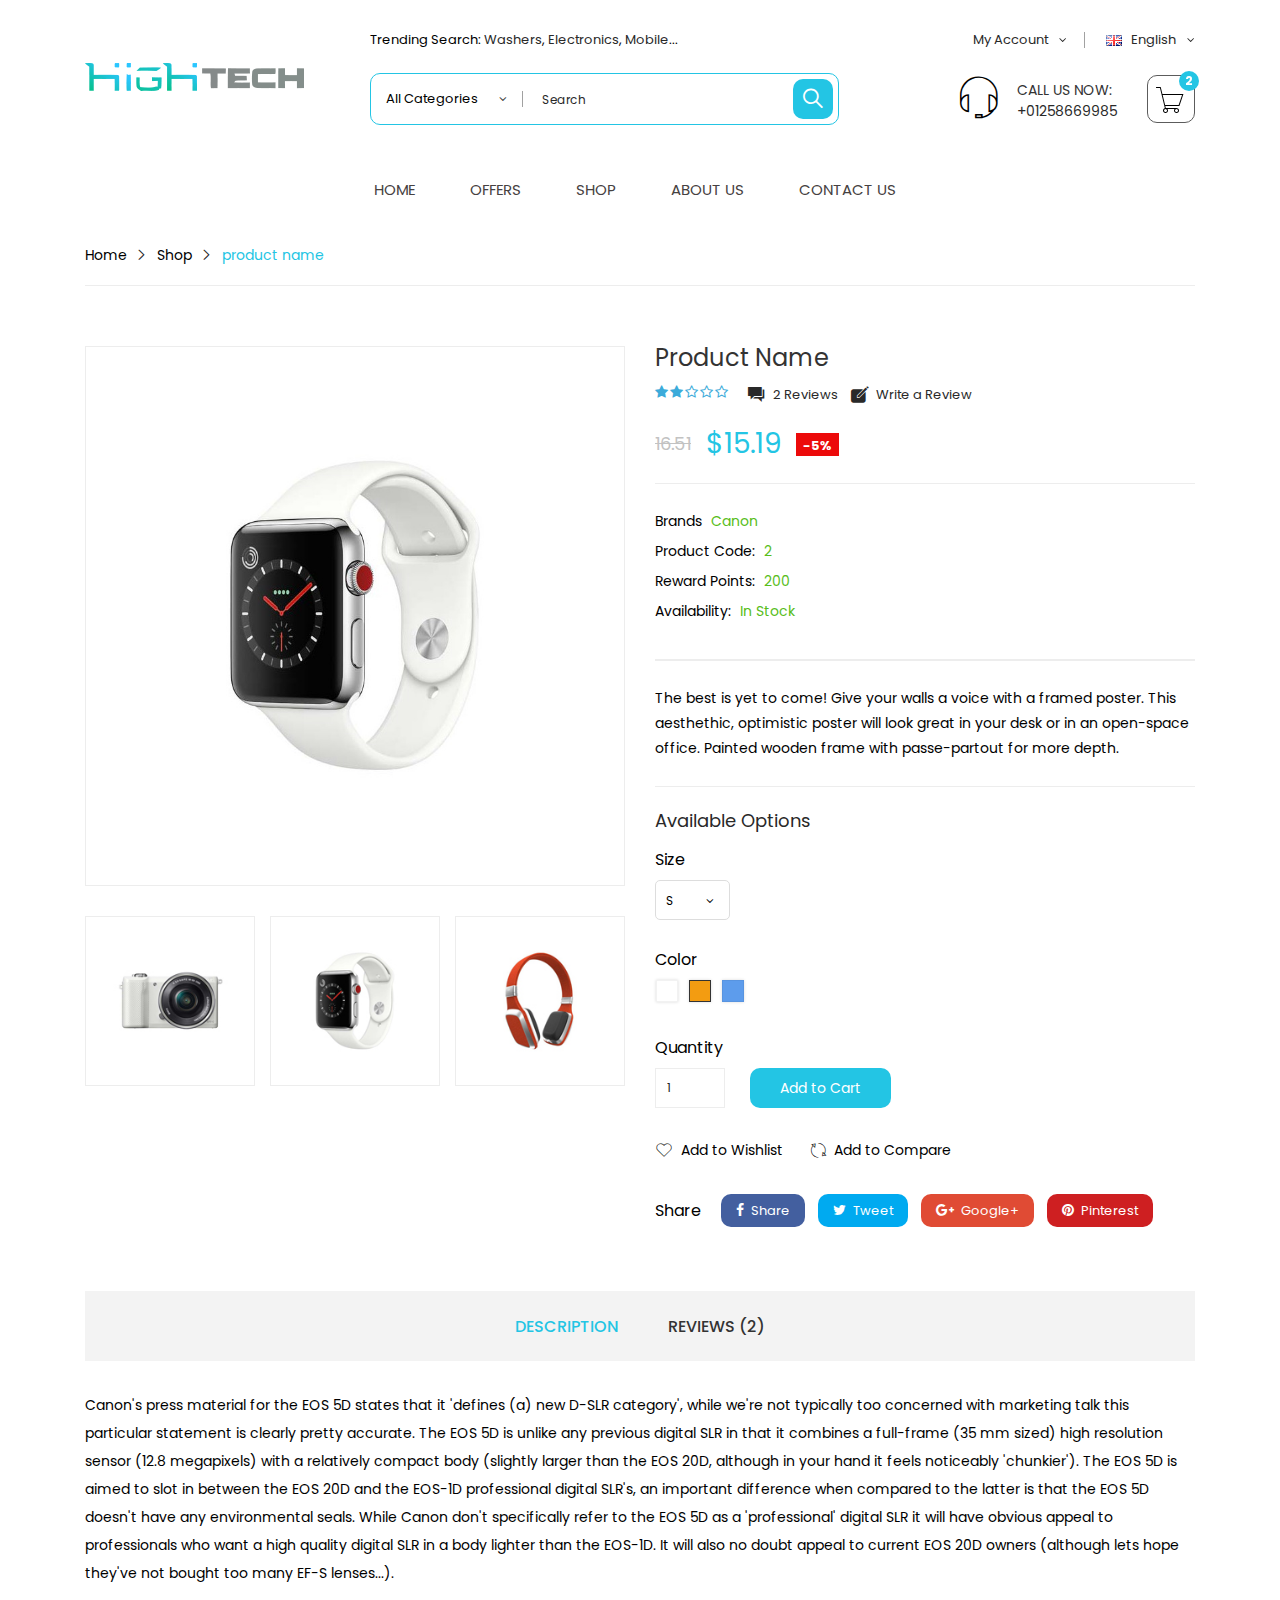
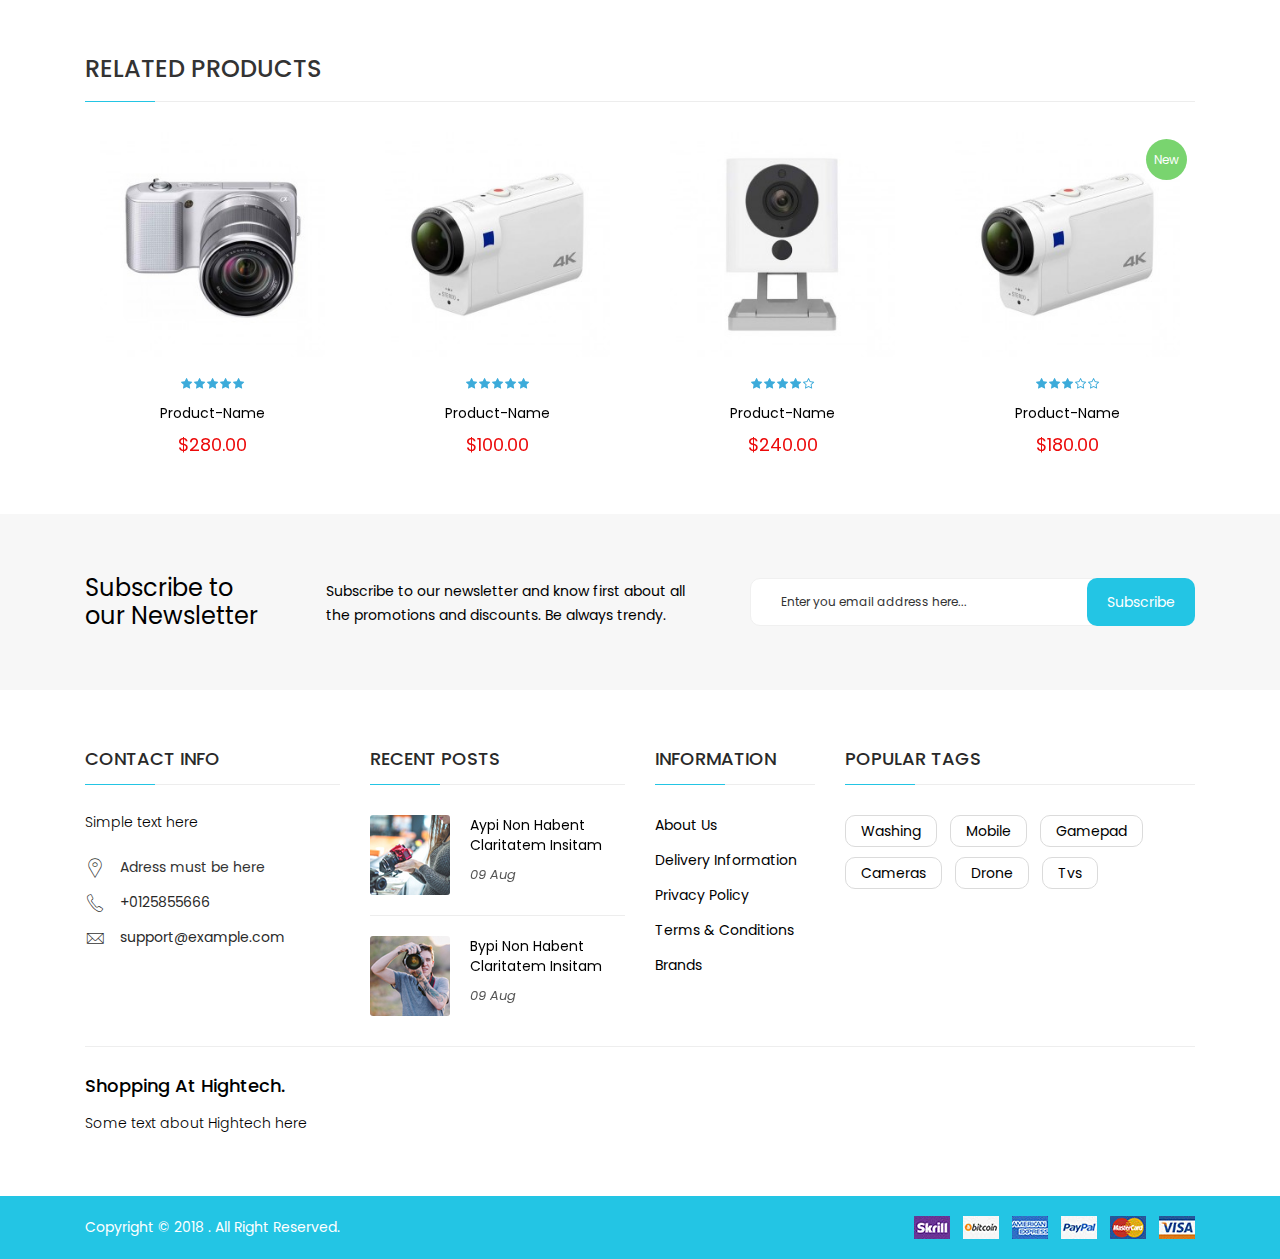
<file: single-product.html>
<!DOCTYPE html>
<html lang="zxx">

<head>
    <meta charset="UTF-8">
    <meta http-equiv="x-ua-compatible" content="ie=edge">
    <title>hightech - details</title>
    <meta name="description" content="Designed by Aliaa Hosny">
    <meta name="Email" content="aliaahosny77@gmail" />
    <meta name="viewport" content="width=device-width, initial-scale=1">




    <!-- CSS files
    ============================================ -->

    <!-- Boostrap stylesheet -->
    <link rel="stylesheet" href="assets/css/bootstrap.min.css">

    <!-- Icon Font CSS -->
    <link rel="stylesheet" href="assets/css/ionicons.min.css">
    <link rel="stylesheet" href="assets/css/font-awesome.min.css">
    <link rel="stylesheet" href="assets/css/pe-icon-7-stroke.css">

    <!-- Plugins stylesheet -->
    <link rel="stylesheet" href="assets/css/plugins.css">

    <!-- Master stylesheet -->
    <link rel="stylesheet" href="assets/css/style.css">

    <!-- Responsive stylesheet -->
    <link rel="stylesheet" href="assets/css/responsive.css">

    <!-- modernizr JS
    ============================================ -->
    <script src="assets/js/modernizr-2.8.3.min.js"></script>
</head>

<body>

    <!--[if lt IE 9]>
        <p class="browserupgrade">You are using an <strong>outdated</strong> browser. Please upgrade your browser to improve your experience.</p>
    <![endif]-->

    <!-- Start of Whole Site Wrapper with mobile menu support -->
    <div id="whole" class="whole-site-wrapper color-scheme-one">
        <!-- Start of Header -->
        <header class="header bgc-white">
            <div class="header-area">
                <div class="container">
                    <div class="row">
                        <div class="col-12 col-sm-12 col-md-12 col-lg-3 align-self-center">
                            <div class="logo">
                                <a href="index.html"><img src="assets/images/logo.png" alt="Logo" class="img-fluid"></a>
                            </div>
                        </div>
                        <div class="col-12 col-sm-12 col-md-12 col-lg-9">
                            <div class="top-header">
                                <div class="row align-items-center">
                                    <div class="col-12 col-sm-12 col-md-7 col-lg-6 order-md-2 order-lg-1">
                                        <div class="top-search">
                                            <p>Trending Search: <a href="#">Washers</a>, <a href="#">Electronics</a>,
                                                <a href="#">Mobile</a>...</p>
                                        </div>
                                    </div>
                                    <div class="col-12 col-sm-12 col-md-12 col-lg-6 order-md-1 order-lg-2">
                                        <ul class="list-inline">
                                            <li class="top-links list-inline-item">
                                                <div class="btn-group">
                                                    <button class="btn-link dropdown-toggle">
                                                        My Account <i class="fa fa-angle-down"></i>
                                                    </button>
                                                    <div class="dropdown-menu">
                                                        <ul>
                                                            <li><a href="register.html">Register</a></li>
                                                            <li><a href="login.html">Login</a></li>
                                                            <li><a href="cart.html">Shopping Cart</a></li>
                                                            <li><a href="checkout.html">Checkout</a></li>
                                                        </ul>
                                                    </div>
                                                </div>
                                            </li>
                                            <li class="language list-inline-item">
                                                <div class="btn-group">
                                                    <button class="btn-link dropdown-toggle">
                                                        <img src="assets/images/icons/en-gb.png" alt="Icons"> English
                                                        <i class="fa fa-angle-down"></i>
                                                    </button>
                                                    <div class="dropdown-menu">
                                                        <ul>
                                                            <li><a href="#"><img src="assets/images/icons/en-gb.png"
                                                                        alt="Icons"> العربية</a></li>
                                                            <li><a href="#"><img src="assets/images/icons/fr-fr.png"
                                                                        alt="Icons"> French</a></li>
                                                        </ul>
                                                    </div>
                                                </div>
                                            </li>
                                        </ul>
                                    </div>
                                </div>
                            </div> <!-- end of top-header -->

                            <div class="bottom-header">
                                <div class="row align-items-center">
                                    <div class="col-12 col-sm-12 col-md-7 col-lg-7">
                                        <div class="header-search-area">
                                            <div class="search-categories">
                                                <form action="#">
                                                    <div class="search-form-input">
                                                        <select id="select" name="select" class="nice-select">
                                                            <option>All Categories</option>
                                                            <option>Washers</option>
                                                            <option>Laptop</option>
                                                            <option>Mobile</option>
                                                            <option>Cell Phones</option>
                                                            <option>Phone Cases</option>
                                                            <option>Cell Phones</option>
                                                            <option>SmartWatch</option>
                                                            <option>Tvs</option>
                                                            <option>D-Series TVs</option>
                                                            <option>LED TVs</option>
                                                            <option>OLED TVs</option>
                                                            <option>Video Games</option>
                                                            <option>Controllers</option>
                                                            <option>PC Gamepads</option>
                                                            <option>Xbox 360</option>
                                                            <option>Shop</option>
                                                            <option>Earbud</option>
                                                            <option>Keyboard</option>
                                                            <option>Watches</option>
                                                            <option>Blazers</option>
                                                            <option>Microphones</option>
                                                        </select>
                                                        <div class="search-wrapper">
                                                            <input type="text" placeholder="Search">
                                                            <button class="header-search-btn" type="submit"><i class="ion ion-ios-search"></i></button>
                                                        </div>
                                                    </div>
                                                </form>
                                            </div>
                                        </div> <!-- end of header-search-area -->
                                    </div>
                                    <div class="col-12 col-sm-12 col-md-5 col-lg-5">
                                        <div class="header-cart-area">
                                            <div class="header-cart">
                                                <div class="btn-group">
                                                    <button class="btn-link dropdown-toggle icon-cart">
                                                        <i class="pe-7s-cart"></i>
                                                        <span class="count-style">2</span>
                                                    </button>
                                                    <div class="dropdown-menu">
                                                        <div class="shopping-cart-content">
                                                            <ul class="list-unstyled">
                                                                <li class="single-cart-item media">
                                                                    <div class="shopping-cart-img mr-4">
                                                                        <a href="#">
                                                                            <img class="img-fluid" alt="Cart Item" src="assets/images/cart/cart-1.jpg">
                                                                            <span class="product-quantity">1x</span>
                                                                        </a>
                                                                    </div>
                                                                    <div class="shopping-cart-title media-body">
                                                                        <h4><a href="#">Donec Ac Tempus</a></h4>
                                                                        <p class="cart-price">$120.00</p>
                                                                        <div class="product-attr">
                                                                            <span>Size: S</span>
                                                                            <span>Color: Black</span>
                                                                        </div>
                                                                    </div>
                                                                    <div class="shopping-cart-delete">
                                                                        <a href="#"><i class="ion ion-md-close"></i></a>
                                                                    </div>
                                                                </li>
                                                                <li class="single-cart-item media">
                                                                    <div class="shopping-cart-img mr-4">
                                                                        <a href="#">
                                                                            <img class="img-fluid" alt="Cart Item" src="assets/images/cart/cart-2.jpg">
                                                                            <span class="product-quantity">2x</span>
                                                                        </a>
                                                                    </div>
                                                                    <div class="shopping-cart-title media-body">
                                                                        <h4><a href="#">Aliquam Consequat</a></h4>
                                                                        <p class="cart-price">$200.00</p>
                                                                        <div class="product-attr">
                                                                            <span>Color: White</span>
                                                                            <span>Accessories: Yes</span>
                                                                        </div>
                                                                    </div>
                                                                    <div class="shopping-cart-delete">
                                                                        <a href="#"><i class="ion ion-md-close"></i></a>
                                                                    </div>
                                                                </li>
                                                            </ul>
                                                            <div class="shopping-cart-total">
                                                                <h4>Sub-Total : <span>$320.00</span></h4>
                                                                <h4>Total : <span>$320.00</span></h4>
                                                            </div>
                                                            <div class="shopping-cart-btn">
                                                                <a class="default-btn" href="cart.html">view cart</a>
                                                                <a class="default-btn" href="checkout.html">checkout</a>
                                                            </div>
                                                        </div>
                                                    </div>
                                                </div>
                                            </div>

                                            <div class="header-contact media">
                                                <div class="header-contact-icon mr-4">
                                                    <i class="pe-7s-headphones"></i>
                                                </div>
                                                <div class="header-contact-content media-body">
                                                    <p><span>CALL US NOW:</span> <br><a href="#">+01258669985</a></p>
                                                </div>
                                            </div>
                                        </div> <!-- end of header-cart-area -->
                                    </div>
                                </div>
                            </div> <!-- end of bottom-header -->
                        </div>
                    </div> <!-- end of row -->
                </div> <!-- end of container -->
            </div> <!-- end of header-area -->

            <!-- Start of Main and Mobile Navigation -->
            <div class="main-nav-area transparent-nav floating-nav">
                <div class="container">
                    <nav id="main_nav" class="stellarnav">
                        <ul class="text-center">
                            <li><a href="index.html"><span>Home</span></a>
                               
                            </li>
                            <li ><a href="shop-grid.html"><span>Offers</span></a>
                               
                            </li>
                            <li><a href="shop-grid.html"><span>Shop </span></a>
                              
                            </li>

                            <li><a href="about.html"><span>About Us</span></a></li>
                            <li><a href="contact.html"><span>Contact Us</span></a></li>
                        </ul>
                    </nav>
                </div> <!-- end of container -->
            </div>
            <!-- End of Main and Mobile Navigation -->
        </header>
        <!-- End of Header -->

        <div class="fixed-header-space"></div> <!-- empty placeholder div for Fixed Menu bar height-->

        <!-- Start of Breadcrumbs -->
        <div class="breadcrumb-section">
            <div class="container">
                <div class="row">
                    <div class="col-12 col-sm-12 col-md-12">
                        <nav class="breadcrumb">
                            <a class="breadcrumb-item" href="index.html">Home</a>
                            <a class="breadcrumb-item" href="shop-grid.html">Shop</a>
                            <span class="breadcrumb-item active">product name</span>
                        </nav>
                    </div>
                </div> <!-- end of row -->
            </div> <!-- end of container -->
        </div>
        <!-- End of Breadcrumbs -->

        <!-- Start of Main Content Wrapper -->
        <div id="content" class="main-content-wrapper">

            <!-- Start of Main Product Wrapper -->
            <div class="main-product-wrapper">
                <div class="container">
                    <div class="row">
                        <div class="col-12 col-sm-12 col-md-12 col-lg-12">
                            <main id="primary" class="site-main">
                                <div class="single-product-wrapper">
                                    <div class="row">
                                        <div class="col-12 col-sm-12 col-md-6 col-lg-6">
                                            <div class="product-gallery">
                                                <div class="gallery-with-thumbs">
                                                    <div class="product-full-image main-slider image-popup">

                                                        <!-- Slides -->
                                                        <div class="swiper-wrapper">
                                                            <figure class="swiper-slide">
                                                                <a href="assets/images/products/single/product-1.jpg"
                                                                    data-size="800x800">
                                                                    <img src="assets/images/products/single/product-1.jpg"
                                                                        alt="Product Image">
                                                                    <div class="image-overlay"><i class="pe-7s-expand1"></i></div>
                                                                </a>
                                                                <figcaption class="visually-hidden">
                                                                    <span>Product Image</span>
                                                                </figcaption>
                                                            </figure>
                                                            <figure class="swiper-slide">
                                                                <a href="assets/images/products/single/product-2.jpg"
                                                                    data-size="800x800">
                                                                    <img src="assets/images/products/single/product-2.jpg"
                                                                        alt="Product Image">
                                                                    <div class="image-overlay"><i class="pe-7s-expand1"></i></div>
                                                                </a>
                                                                <figcaption class="visually-hidden">
                                                                    <span>Product Image</span>
                                                                </figcaption>
                                                            </figure>
                                                            <figure class="swiper-slide">
                                                                <a href="assets/images/products/single/product-3.jpg"
                                                                    data-size="800x800">
                                                                    <img src="assets/images/products/single/product-3.jpg"
                                                                        alt="Product Image">
                                                                    <div class="image-overlay"><i class="pe-7s-expand1"></i></div>
                                                                </a>
                                                                <figcaption class="visually-hidden">
                                                                    <span>Product Image</span>
                                                                </figcaption>
                                                            </figure>
                                                            <figure class="swiper-slide">
                                                                <a href="assets/images/products/single/product-4.jpg"
                                                                    data-size="800x800">
                                                                    <img src="assets/images/products/single/product-4.jpg"
                                                                        alt="Product Image">
                                                                    <div class="image-overlay"><i class="pe-7s-expand1"></i></div>
                                                                </a>
                                                                <figcaption class="visually-hidden">
                                                                    <span>Product Image</span>
                                                                </figcaption>
                                                            </figure>
                                                            <figure class="swiper-slide">
                                                                <a href="assets/images/products/single/product-5.jpg"
                                                                    data-size="800x800">
                                                                    <img src="assets/images/products/single/product-5.jpg"
                                                                        alt="Product Image">
                                                                    <div class="image-overlay"><i class="pe-7s-expand1"></i></div>
                                                                </a>
                                                                <figcaption class="visually-hidden">
                                                                    <span>Product Image</span>
                                                                </figcaption>
                                                            </figure>
                                                            <figure class="swiper-slide">
                                                                <a href="assets/images/products/single/product-6.jpg"
                                                                    data-size="800x800">
                                                                    <img src="assets/images/products/single/product-6.jpg"
                                                                        alt="Product Image">
                                                                    <div class="image-overlay"><i class="pe-7s-expand1"></i></div>
                                                                </a>
                                                                <figcaption class="visually-hidden">
                                                                    <span>Product Image</span>
                                                                </figcaption>
                                                            </figure>
                                                        </div>
                                                    </div> <!-- end of product-full-image -->

                                                    <div class="product-thumb-image pos-r">
                                                        <div class="nav-slider">

                                                            <!-- Slides -->
                                                            <div class="swiper-wrapper">
                                                                <div class="swiper-slide">
                                                                    <img src="assets/images/products/single/product-thumb-1.jpg"
                                                                        alt="Product Thumbnail Image">
                                                                </div>
                                                                <div class="swiper-slide">
                                                                    <img src="assets/images/products/single/product-thumb-2.jpg"
                                                                        alt="Product Thumbnail Image">
                                                                </div>
                                                                <div class="swiper-slide">
                                                                    <img src="assets/images/products/single/product-thumb-3.jpg"
                                                                        alt="Product Thumbnail Image">
                                                                </div>
                                                                <div class="swiper-slide">
                                                                    <img src="assets/images/products/single/product-thumb-4.jpg"
                                                                        alt="Product Thumbnail Image">
                                                                </div>
                                                                <div class="swiper-slide">
                                                                    <img src="assets/images/products/single/product-thumb-5.jpg"
                                                                        alt="Product Thumbnail Image">
                                                                </div>
                                                                <div class="swiper-slide">
                                                                    <img src="assets/images/products/single/product-thumb-6.jpg"
                                                                        alt="Product Thumbnail Image">
                                                                </div>
                                                            </div>

                                                            <!-- Navigation -->
                                                            <div class="swiper-arrow next"><i class="fa fa-angle-right"></i></div>
                                                            <div class="swiper-arrow prev"><i class="fa fa-angle-left"></i></div>
                                                        </div> <!-- end of nav-slider -->
                                                    </div> <!-- end of product-thumb-image -->
                                                </div> <!-- end of gallery-with-thumbs -->
                                            </div> <!-- end of product-gallery -->
                                        </div>
                                        <div class="col-12 col-md-6 col-lg-6">
                                            <div class="product-details">
                                                <h3 class="product-name">Product name</h3>
                                                <div class="product-ratings d-flex">
                                                    <ul class="rating d-flex mr-4">
                                                        <li><i class="fa fa-star"></i></li>
                                                        <li><i class="fa fa-star"></i></li>
                                                        <li><i class="fa fa-star-o"></i></li>
                                                        <li><i class="fa fa-star-o"></i></li>
                                                        <li><i class="fa fa-star-o"></i></li>
                                                    </ul>
                                                    <ul class="comments-advices list-inline d-flex">
                                                        <li class="list-inline-item mr-3"><a href="#">2 Reviews</a></li>
                                                        <li class="list-inline-item"><a href="#">Write a Review</a></li>
                                                    </ul>
                                                </div>
                                                <div class="product-price">
                                                    <p class="d-flex align-items-center">
                                                        <span class="price-old">16.51</span>
                                                        <span class="price-new">$15.19</span>
                                                        <span class="price-discount">-5%</span>
                                                    </p>
                                                </div>
                                                <div class="product-meta">
                                                    <ul class="list-unstyled">
                                                        <li>Brands <a href="#"><span>Canon</span></a></li>
                                                        <li>Product Code: <span>2</span></li>
                                                        <li>Reward Points: <span>200</span></li>
                                                        <li>Availability: <span>In Stock</span></li>
                                                    </ul>
                                                </div>
                                                <div class="product-description">
                                                    <p>The best is yet to come! Give your walls a voice with a framed
                                                        poster. This aesthethic, optimistic poster will look great in
                                                        your desk or in an open-space office. Painted wooden frame with
                                                        passe-partout for more depth.</p>
                                                </div>
                                                <div class="product-actions">
                                                    <h3>Available Options</h3>
                                                    <div class="product-size clearfix">
                                                        <label>Size</label>
                                                        <select class="nice-select">
                                                            <option>S</option>
                                                            <option>M</option>
                                                            <option>L</option>
                                                        </select>
                                                    </div>
                                                    <div class="product-color clearfix">
                                                        <label>color</label>
                                                        <ul class="color-list">
                                                            <li>
                                                                <a class="white" href="#"></a>
                                                            </li>
                                                            <li>
                                                                <a class="orange active" href="#"></a>
                                                            </li>
                                                            <li>
                                                                <a class="paste" href="#"></a>
                                                            </li>
                                                        </ul>
                                                    </div>
                                                    <div class="product-stock">
                                                        <label>Quantity</label>
                                                        <ul class="d-flex flex-wrap align-items-center">
                                                            <li class="box-quantity">
                                                                <form action="#">
                                                                    <input class="quantity" type="number" min="1" value="1">
                                                                </form>
                                                            </li>
                                                            <li>
                                                                <button type="button" class="default-btn">Add to Cart</button>
                                                            </li>
                                                        </ul>
                                                    </div>
                                                    <div class="wishlist-compare">
                                                        <button class="btn-wishlist" type="button" title="Add to Wishlist">Add
                                                            to Wishlist</button>
                                                        <button class="btn-compare" type="button" title="Add to Compare">Add
                                                            to Compare</button>
                                                    </div>
                                                </div>

                                                <div class="social-sharing d-flex align-items-center mt-half">
                                                    <span>Share</span>
                                                    <ul class="list-inline">
                                                        <li class="list-inline-item"><a href="#" class="bg-facebook"
                                                                data-toggle="tooltip" data-position="top"
                                                                data-original-title="Facebook" target="_blank"><i class="fa fa-facebook"></i><span>Share</span></a></li>
                                                        <li class="list-inline-item"><a href="#" class="bg-twitter"
                                                                data-toggle="tooltip" data-position="top"
                                                                data-original-title="Twitter" target="_blank"><i class="fa fa-twitter"></i><span>Tweet</span></a></li>
                                                        <li class="list-inline-item"><a href="#" class="bg-gplus"
                                                                data-toggle="tooltip" data-position="top"
                                                                data-original-title="Google Plus" target="_blank"><i
                                                                    class="fa fa-google-plus"></i><span>Google+</span></a></li>
                                                        <li class="list-inline-item"><a href="#" class="bg-pinterest"
                                                                data-toggle="tooltip" data-position="top"
                                                                data-original-title="Pinterest" target="_blank"><i
                                                                    class="fa fa-pinterest"></i><span>Pinterest</span></a></li>
                                                    </ul>
                                                </div>
                                            </div> <!-- end of product-details -->
                                        </div>
                                    </div> <!-- end of row -->

                                    <div class="row">
                                        <div class="col-12 col-sm-12 col-md-12">
                                            <div class="product-info mt-full">
                                                <ul class="nav nav-pills justify-content-center" id="pills-tab" role="tablist">
                                                    <li class="nav-item mr-4">
                                                        <a class="nav-link active" id="nav_desctiption" data-toggle="pill"
                                                            href="#tab_description" role="tab" aria-controls="tab_description"
                                                            aria-selected="true">Description</a>
                                                    </li>
                                                    <li class="nav-item">
                                                        <a class="nav-link" id="nav_review" data-toggle="pill" href="#tab_review"
                                                            role="tab" aria-controls="tab_review" aria-selected="false">Reviews
                                                            (2)</a>
                                                    </li>
                                                </ul>
                                                <div class="tab-content">
                                                    <div class="tab-pane fade show active" id="tab_description" role="tabpanel"
                                                        aria-labelledby="nav_desctiption">
                                                        <p>Canon's press material for the EOS 5D states that it
                                                            'defines (a) new D-SLR category', while we're not typically
                                                            too concerned with marketing talk this particular statement
                                                            is clearly pretty accurate. The EOS 5D is unlike any
                                                            previous digital SLR in that it combines a full-frame (35
                                                            mm sized) high resolution sensor (12.8 megapixels) with a
                                                            relatively compact body (slightly larger than the EOS 20D,
                                                            although in your hand it feels noticeably 'chunkier'). The
                                                            EOS 5D is aimed to slot in between the EOS 20D and the
                                                            EOS-1D professional digital SLR's, an important difference
                                                            when compared to the latter is that the EOS 5D doesn't have
                                                            any environmental seals. While Canon don't specifically
                                                            refer to the EOS 5D as a 'professional' digital SLR it will
                                                            have obvious appeal to professionals who want a high
                                                            quality digital SLR in a body lighter than the EOS-1D. It
                                                            will also no doubt appeal to current EOS 20D owners
                                                            (although lets hope they've not bought too many EF-S
                                                            lenses...).</p>
                                                    </div>
                                                    <div class="tab-pane fade" id="tab_review" role="tabpanel"
                                                        aria-labelledby="nav_review">
                                                        <div class="product-review">
                                                            <div class="customer-review">
                                                                <table class="table table-striped table-bordered">
                                                                    <tbody>
                                                                        <tr>
                                                                            <td><strong>name-1</strong></td>
                                                                            <td>09/04/2018</td>
                                                                        </tr>
                                                                        <tr>
                                                                            <td colspan="2">
                                                                                <p>Nunc facilisis sagittis ullamcorper.
                                                                                    Proin lectus ipsum, gravida et
                                                                                    mattis vulputate, tristique ut
                                                                                    lectus. Sed et lorem nunc.
                                                                                    Vestibulum ante ipsum primis in
                                                                                    faucibus orci luctus et ultrices
                                                                                    posuere cubilia Curae</p>
                                                                                <div class="product-ratings d-flex justify-content-center">
                                                                                    <ul class="rating d-flex mr-4">
                                                                                        <li><i class="fa fa-star"></i></li>
                                                                                        <li><i class="fa fa-star"></i></li>
                                                                                        <li><i class="fa fa-star-o"></i></li>
                                                                                        <li><i class="fa fa-star-o"></i></li>
                                                                                        <li><i class="fa fa-star-o"></i></li>
                                                                                    </ul>
                                                                                </div>
                                                                            </td>
                                                                        </tr>
                                                                    </tbody>
                                                                </table>
                                                                <table class="table table-striped table-bordered">
                                                                    <tbody>
                                                                        <tr>
                                                                            <td><strong>name-2</strong></td>
                                                                            <td>23/05/2018</td>
                                                                        </tr>
                                                                        <tr>
                                                                            <td colspan="2">
                                                                                <p>Lorem ipsum dolor sit amet,
                                                                                    consectetur adipisicing elit. Rerum
                                                                                    iusto reiciendis, vitae porro, unde
                                                                                    hic debitis, velit facere culpa et
                                                                                    nisi adipisci quis in aliquam
                                                                                    dolore iure. Iure, dolore
                                                                                    praesentium!</p>
                                                                                <div class="product-ratings d-flex justify-content-center">
                                                                                    <ul class="rating d-flex mr-4">
                                                                                        <li><i class="fa fa-star"></i></li>
                                                                                        <li><i class="fa fa-star"></i></li>
                                                                                        <li><i class="fa fa-star"></i></li>
                                                                                        <li><i class="fa fa-star"></i></li>
                                                                                        <li><i class="fa fa-star-o"></i></li>
                                                                                    </ul>
                                                                                </div>
                                                                            </td>
                                                                        </tr>
                                                                    </tbody>
                                                                </table>
                                                            </div> <!-- end of customer-review -->
                                                            <form action="#" class="review-form">
                                                                <h2>Write a review</h2>
                                                                <div class="form-group row">
                                                                    <div class="col">
                                                                        <label class="col-form-label"><span class="text-danger">*</span>
                                                                            Your Name</label>
                                                                        <input type="text" class="form-control"
                                                                            required>
                                                                    </div>
                                                                </div>
                                                                <div class="form-group row">
                                                                    <div class="col">
                                                                        <label class="col-form-label"><span class="text-danger">*</span>
                                                                            Your Review</label>
                                                                        <textarea class="form-control" required></textarea>
                                                                        <div class="help-block"><span class="text-danger">Note:</span>
                                                                            HTML is not translated!</div>
                                                                    </div>
                                                                </div>
                                                                <div class="form-group row">
                                                                    <div class="col">
                                                                        <label class="col-form-label"><span class="text-danger">*</span>
                                                                            Rating</label>
                                                                        &nbsp;&nbsp;&nbsp; Worst&nbsp;
                                                                        <input type="radio" value="1" name="rating">
                                                                        &nbsp;
                                                                        <input type="radio" value="2" name="rating">
                                                                        &nbsp;
                                                                        <input type="radio" value="3" name="rating">
                                                                        &nbsp;
                                                                        <input type="radio" value="4" name="rating">
                                                                        &nbsp;
                                                                        <input type="radio" value="5" name="rating"
                                                                            checked>
                                                                        &nbsp;Best
                                                                    </div>
                                                                </div>
                                                                <div class="buttons d-flex justify-content-end">
                                                                    <button class="default-btn" type="submit">Continue</button>
                                                                </div>
                                                            </form> <!-- end of review-form -->
                                                        </div> <!-- end of product-review -->
                                                    </div>
                                                </div>
                                            </div>
                                        </div>
                                    </div> <!-- end of row -->
                                </div> <!-- end of single-product-wrapper -->
                            </main> <!-- end of #primary -->
                        </div>
                    </div> <!-- end of row -->
                </div> <!-- end of container -->
            </div>
            <!-- End of Main Product Wrapper -->

            <!-- Start of Related Products -->
            <section class="related-products">
                <div class="container">
                    <div class="row">
                        <div class="col-12 col-sm-12 col-md-12">
                            <div class="section-title left-aligned with-border">
                                <h2>Related Products</h2>
                            </div>
                            <div class="latest-product-wrapper pos-r">
                                <div class="product-carousel" data-visible-slide="4" data-visible-lg-slide="4"
                                    data-visible-md-slide="3" data-visible-sm-slide="2" data-loop="true" data-speed="1000">

                                    <!-- Slides -->
                                    <div class="swiper-wrapper">
                                        <div class="swiper-slide product-layout product-grid">
                                            <div class="product-thumb">
                                                <div class="product-inner">
                                                    <div class="product-image">
                                                        <a href="single-product.html">
                                                            <img src="assets/images/products/deals/product-1-2.jpg" alt="Proin Lectus Ipsum"
                                                                class="hover-image">
                                                            <img src="assets/images/products/deals/product-1-1.jpg" alt="Proin Lectus Ipsum"
                                                                title="Proin Lectus Ipsum">
                                                        </a>
                                                        <div class="action-links">
                                                            <a class="action-btn btn-cart" href="#" title="Add to Cart"><i
                                                                    class="pe-7s-cart"></i></a>
                                                            <a class="action-btn btn-wishlist" href="#" title="Add to Wishlist"><i
                                                                    class="pe-7s-like"></i></a>
                                                            <a class="action-btn btn-compare" href="#" title="Add to Compare"><i
                                                                    class="pe-7s-refresh-2"></i></a>
                                                        </div>
                                                    </div> <!-- end of product-image -->

                                                    <div class="product-caption">
                                                        <div class="product-ratings">
                                                            <div class="rating-box">
                                                                <ul class="rating d-flex">
                                                                    <li><i class="fa fa-star"></i></li>
                                                                    <li><i class="fa fa-star"></i></li>
                                                                    <li><i class="fa fa-star"></i></li>
                                                                    <li><i class="fa fa-star"></i></li>
                                                                    <li><i class="fa fa-star"></i></li>
                                                                </ul>
                                                            </div>
                                                        </div>
                                                        <h4 class="product-name"><a href="single-product.html">product-name</a></h4>
                                                        <p class="product-price">
                                                            <span class="price-new">$280.00</span>
                                                        </p>
                                                    </div><!-- end of product-caption -->
                                                </div><!-- end of product-inner -->
                                            </div><!-- end of product-thumb -->
                                        </div> <!-- end of product-layout -->

                                        <div class="swiper-slide product-layout product-grid">
                                            <div class="product-thumb">
                                                <div class="product-inner">
                                                    <div class="product-image">
                                                        <a href="single-product.html">
                                                            <img src="assets/images/products/deals/product-2-2.jpg" alt="Proin Lectus Ipsum"
                                                                class="hover-image">
                                                            <img src="assets/images/products/deals/product-2-1.jpg" alt="Proin Lectus Ipsum"
                                                                title="Proin Lectus Ipsum">
                                                        </a>
                                                        <div class="action-links">
                                                            <a class="action-btn btn-cart" href="#" title="Add to Cart"><i
                                                                    class="pe-7s-cart"></i></a>
                                                            <a class="action-btn btn-wishlist" href="#" title="Add to Wishlist"><i
                                                                    class="pe-7s-like"></i></a>
                                                            <a class="action-btn btn-compare" href="#" title="Add to Compare"><i
                                                                    class="pe-7s-refresh-2"></i></a>
                                                        </div>
                                                    </div> <!-- end of product-image -->

                                                    <div class="product-caption">
                                                        <div class="product-ratings">
                                                            <div class="rating-box">
                                                                <ul class="rating d-flex">
                                                                    <li><i class="fa fa-star"></i></li>
                                                                    <li><i class="fa fa-star"></i></li>
                                                                    <li><i class="fa fa-star"></i></li>
                                                                    <li><i class="fa fa-star"></i></li>
                                                                    <li><i class="fa fa-star"></i></li>
                                                                </ul>
                                                            </div>
                                                        </div>
                                                        <h4 class="product-name"><a href="single-product.html">product-name</a></h4>
                                                        <p class="product-price">
                                                            <span class="price-new">$100.00</span>
                                                        </p>
                                                    </div><!-- end of product-caption -->
                                                </div><!-- end of product-inner -->
                                            </div><!-- end of product-thumb -->
                                        </div> <!-- end of product-layout -->

                                        <div class="swiper-slide product-layout product-grid">
                                            <div class="product-thumb">
                                                <div class="product-inner">
                                                    <div class="product-image">
                                                        <a href="single-product.html">
                                                            <img src="assets/images/products/deals/product-3-2.jpg" alt="Proin Lectus Ipsum"
                                                                class="hover-image">
                                                            <img src="assets/images/products/deals/product-3-1.jpg" alt="Proin Lectus Ipsum"
                                                                title="Proin Lectus Ipsum">
                                                        </a>
                                                        <div class="action-links">
                                                            <a class="action-btn btn-cart" href="#" title="Add to Cart"><i
                                                                    class="pe-7s-cart"></i></a>
                                                            <a class="action-btn btn-wishlist" href="#" title="Add to Wishlist"><i
                                                                    class="pe-7s-like"></i></a>
                                                            <a class="action-btn btn-compare" href="#" title="Add to Compare"><i
                                                                    class="pe-7s-refresh-2"></i></a>
                                                        </div>
                                                    </div> <!-- end of product-image -->

                                                    <div class="product-caption">
                                                        <div class="product-ratings">
                                                            <div class="rating-box">
                                                                <ul class="rating d-flex">
                                                                    <li><i class="fa fa-star"></i></li>
                                                                    <li><i class="fa fa-star"></i></li>
                                                                    <li><i class="fa fa-star"></i></li>
                                                                    <li><i class="fa fa-star"></i></li>
                                                                    <li><i class="fa fa-star-o"></i></li>
                                                                </ul>
                                                            </div>
                                                        </div>
                                                        <h4 class="product-name"><a href="single-product.html">product-name</a></h4>
                                                        <p class="product-price">
                                                            <span class="price-new">$240.00</span>
                                                        </p>
                                                    </div><!-- end of product-caption -->
                                                </div><!-- end of product-inner -->
                                            </div><!-- end of product-thumb -->
                                        </div> <!-- end of product-layout -->

                                        <div class="swiper-slide product-layout product-grid">
                                            <div class="product-thumb">
                                                <div class="product-inner">
                                                    <div class="product-image">
                                                        <div class="label-product label-new">New</div>
                                                        <a href="single-product.html">
                                                            <img src="assets/images/products/deals/product-2-2.jpg" alt="Proin Lectus Ipsum"
                                                                class="hover-image">
                                                            <img src="assets/images/products/deals/product-2-1.jpg" alt="Proin Lectus Ipsum"
                                                                title="Proin Lectus Ipsum">
                                                        </a>
                                                        <div class="action-links">
                                                            <a class="action-btn btn-cart" href="#" title="Add to Cart"><i
                                                                    class="pe-7s-cart"></i></a>
                                                            <a class="action-btn btn-wishlist" href="#" title="Add to Wishlist"><i
                                                                    class="pe-7s-like"></i></a>
                                                            <a class="action-btn btn-compare" href="#" title="Add to Compare"><i
                                                                    class="pe-7s-refresh-2"></i></a>
                                                        </div>
                                                    </div> <!-- end of product-image -->

                                                    <div class="product-caption">
                                                        <div class="product-ratings">
                                                            <div class="rating-box">
                                                                <ul class="rating d-flex">
                                                                    <li><i class="fa fa-star"></i></li>
                                                                    <li><i class="fa fa-star"></i></li>
                                                                    <li><i class="fa fa-star"></i></li>
                                                                    <li><i class="fa fa-star-o"></i></li>
                                                                    <li><i class="fa fa-star-o"></i></li>
                                                                </ul>
                                                            </div>
                                                        </div>
                                                        <h4 class="product-name"><a href="single-product.html">product-name</a></h4>
                                                        <p class="product-price">
                                                            <span class="price-new">$180.00</span>
                                                        </p>
                                                    </div><!-- end of product-caption -->
                                                </div><!-- end of product-inner -->
                                            </div><!-- end of product-thumb -->
                                        </div> <!-- end of product-layout -->

                                        <div class="swiper-slide product-layout product-grid">
                                            <div class="product-thumb">
                                                <div class="product-inner">
                                                    <div class="product-image">
                                                        <div class="label-product label-new">New</div>
                                                        <a href="single-product.html">
                                                            <img src="assets/images/products/deals/product-4-1.jpg" alt="Proin Lectus Ipsum"
                                                                title="Proin Lectus Ipsum">
                                                        </a>
                                                        <div class="action-links">
                                                            <a class="action-btn btn-cart" href="#" title="Add to Cart"><i
                                                                    class="pe-7s-cart"></i></a>
                                                            <a class="action-btn btn-wishlist" href="#" title="Add to Wishlist"><i
                                                                    class="pe-7s-like"></i></a>
                                                            <a class="action-btn btn-compare" href="#" title="Add to Compare"><i
                                                                    class="pe-7s-refresh-2"></i></a>
                                                        </div>
                                                    </div> <!-- end of product-image -->

                                                    <div class="product-caption">
                                                        <div class="product-ratings">
                                                            <div class="rating-box">
                                                                <ul class="rating d-flex">
                                                                    <li><i class="fa fa-star"></i></li>
                                                                    <li><i class="fa fa-star"></i></li>
                                                                    <li><i class="fa fa-star"></i></li>
                                                                    <li><i class="fa fa-star"></i></li>
                                                                    <li><i class="fa fa-star"></i></li>
                                                                </ul>
                                                            </div>
                                                        </div>
                                                        <h4 class="product-name"><a href="single-product.html">product-name</a></h4>
                                                        <p class="product-price">
                                                            <span class="price-new">$260.00</span>
                                                        </p>
                                                    </div><!-- end of product-caption -->
                                                </div><!-- end of product-inner -->
                                            </div><!-- end of product-thumb -->
                                        </div> <!-- end of product-layout -->
                                    </div> <!-- end of swiper-wrapper -->

                                    <!-- Navigation -->
                                    <div class="swiper-arrow next"><i class="fa fa-angle-right"></i></div>
                                    <div class="swiper-arrow prev"><i class="fa fa-angle-left"></i></div>
                                </div> <!-- end of product-carousel -->
                            </div> <!-- end of latest-product-wrapper -->
                        </div>
                    </div> <!-- end of row -->
                </div> <!-- end of container -->
            </section>
            <!-- End of Related Products -->

            <!-- Start of Newsletter Section -->
            <section class="newsletter-section vpadding bgc-offset">
                <div class="container">
                    <div class="row align-items-center">
                        <div class="col-12 col-sm-12 col-md-12 col-lg-7">
                            <div class="newsletter-title d-lg-flex justify-content-lg-start">
                                <h6>Subscribe to our Newsletter</h6>
                                <h3>Subscribe to our newsletter and know first about all the promotions and discounts.
                                    Be always trendy.</h3>
                            </div>
                        </div>
                        <div class="col-12 col-sm-12 col-md-12 col-lg-5">
                            <div class="newsletter-form-wrapper">
                                <form >
                                    <input type="email" name="email" placeholder="Enter you email address here..."
                                        value="" required>
                                    <input type="submit" class="default-btn" name="contact" value="Subscribe">
                                </form>
                            </div>
                        </div>
                    </div> <!-- end of row -->
                </div> <!-- end of container -->
            </section>
            <!-- End of Newsletter Section -->
        </div>
        <!-- End of Main Content Wrapper -->

        <!-- Start of Footer -->
        <footer id="colophon">

            <!-- Footer Widgets Area -->
            <div class="footer-widgets-area">
                <div class="container">
                    <div class="footer-inner">
                        <div class="row">
                            <div class="col-12 col-sm-12 col-md-6 col-lg-3">
                                <aside class="widget-container">
                                    <h4 class="widgettitle">Contact Info</h4>
                                    <div class="widget-content">
                                        <p>Simple text here</p>
                                        <div class="footer-contact">
                                            <p class="footer-address">Adress must be here</p>
                                            <p class="footer-phone"><a href="#">+0125855666</a></p>
                                            <p class="footer-email"><a href="#">support@example.com</a></p>
                                        </div>
                                    </div> <!-- end of widget-content -->
                                </aside> <!-- end of widget-container -->
                            </div>

                            <div class="col-12 col-sm-12 col-md-6 col-lg-3">
                                <aside class="widget-container">
                                    <h4 class="widgettitle">Recent Posts</h4>
                                    <div class="widget-content">
                                        <div class="recent-posts-widget">

                                            <!-- Slides -->
                                            <div class="swiper-wrapper">
                                                <div class="swiper-slide">
                                                    <div class="posts-single media">
                                                        <div class="post-thumbnail mr-4 mr-lg-3 mr-xl-4">
                                                            <a href="#">
                                                                <img src="assets/images/blog/blog-thumb-1.jpg" alt="Blog Image">
                                                                <div class="overlay"></div>
                                                            </a>
                                                        </div>
                                                        <div class="post-content media-body">
                                                            <div class="post-title">
                                                                <h5><a href="#">Aypi non habent claritatem insitam</a></h5>
                                                            </div>
                                                            <div class="post-date">09 Aug</div>
                                                        </div>
                                                    </div> <!-- end of posts-single -->

                                                    <div class="posts-single media">
                                                        <div class="post-thumbnail mr-4 mr-lg-3 mr-xl-4">
                                                            <a href="#">
                                                                <img src="assets/images/blog/blog-thumb-2.jpg" alt="Blog Image">
                                                                <div class="overlay"></div>
                                                            </a>
                                                        </div>
                                                        <div class="post-content media-body">
                                                            <div class="post-title">
                                                                <h5><a href="#">Bypi non habent claritatem insitam</a></h5>
                                                            </div>
                                                            <div class="post-date">09 Aug</div>
                                                        </div>
                                                    </div> <!-- end of posts-single -->
                                                </div>

                                                <div class="swiper-slide">
                                                    <div class="posts-single media">
                                                        <div class="post-thumbnail mr-4 mr-lg-3 mr-xl-4">
                                                            <a href="#">
                                                                <img src="assets/images/blog/blog-thumb-3.jpg" alt="Blog Image">
                                                                <div class="overlay"></div>
                                                            </a>
                                                        </div>
                                                        <div class="post-content media-body">
                                                            <div class="post-title">
                                                                <h5><a href="#">Cabent claritatem insitam</a></h5>
                                                            </div>
                                                            <div class="post-date">21 Nov</div>
                                                        </div>
                                                    </div> <!-- end of posts-single -->

                                                    <div class="posts-single media">
                                                        <div class="post-thumbnail mr-4 mr-lg-3 mr-xl-4">
                                                            <a href="#">
                                                                <img src="assets/images/blog/blog-thumb-4.jpg" alt="Blog Image">
                                                                <div class="overlay"></div>
                                                            </a>
                                                        </div>
                                                        <div class="post-content media-body">
                                                            <div class="post-title">
                                                                <h5><a href="#">Cypi non habent claritatem insitam</a></h5>
                                                            </div>
                                                            <div class="post-date">09 Aug</div>
                                                        </div>
                                                    </div> <!-- end of posts-single -->
                                                </div>
                                            </div>
                                        </div> <!-- end of recent-posts-widget -->
                                    </div> <!-- end of widget-content -->
                                </aside> <!-- end of widget-container -->
                            </div>

                            <div class="col-12 col-sm-12 col-md-6 col-lg-2">
                                <aside class="widget-container">
                                    <h4 class="widgettitle">Information</h4>
                                    <div class="widget-content">
                                        <div class="widgetized-menu">
                                            <ul class="list-unstyled">
                                                <li><a href="#">About Us</a></li>
                                                <li><a href="#">Delivery Information</a></li>
                                                <li><a href="#">Privacy Policy</a></li>
                                                <li><a href="#">Terms &amp; Conditions</a></li>
                                                <li><a href="#">Brands</a></li>
                                            </ul>
                                        </div>
                                    </div> <!-- end of widget-content -->
                                </aside> <!-- end of widget-container -->
                            </div>

                            <div class="col-12 col-sm-12 col-md-6 col-lg-4">
                                <aside class="widget-container">
                                    <h4 class="widgettitle">Popular Tags</h4>
                                    <div class="widget-content">
                                        <div class="tags-widget">
                                            <ul>
                                                <li><a href="#">Washing</a></li>
                                                <li><a href="#">mobile</a></li>
                                                <li><a href="#">gamepad</a></li>
                                                <li><a href="#">cameras</a></li>
                                                <li><a href="#">drone</a></li>
                                                <li><a href="#">tvs</a></li>
                                            </ul>
                                        </div>
                                    </div> <!-- end of widget-content -->
                                </aside> <!-- end of widget-container -->
                            </div>
                        </div> <!-- end of row -->
                    </div> <!-- end of footer-inner -->
                </div> <!-- end of container -->
            </div> <!-- end of footer-widgets-area -->

            <!-- Footer Description -->
            <div class="footer-description">
                <div class="container">
                    <div class="row">
                        <div class="col-12 col-sm-12 col-md-12">
                            <h2>Shopping at Hightech.</h2>
                            <p>Some text about Hightech here</p>
                        </div>
                    </div> <!-- endo of row -->
                </div> <!-- end of container -->
            </div> <!-- end of footer-description -->

            <!-- Footer Copyright -->
            <div class="footer-copyright">
                <div class="container">
                    <div class="row align-items-center">
                        <div class="col-12 col-sm-12 col-md-12 col-lg-6">
                            <p class="copyright-text">Copyright © 2018 . All Right Reserved.</p>
                        </div>
                        <div class="col-12 col-sm-12 col-md-12 col-lg-6">
                            <div class="footer-payment">
                                <ul>
                                    <li><a href="#"><img src="assets/images/icons/payment-1.jpg" alt="Payment Icons"></a></li>
                                    <li><a href="#"><img src="assets/images/icons/payment-2.jpg" alt="Payment Icons"></a></li>
                                    <li><a href="#"><img src="assets/images/icons/payment-3.jpg" alt="Payment Icons"></a></li>
                                    <li><a href="#"><img src="assets/images/icons/payment-4.jpg" alt="Payment Icons"></a></li>
                                    <li><a href="#"><img src="assets/images/icons/payment-5.jpg" alt="Payment Icons"></a></li>
                                    <li><a href="#"><img src="assets/images/icons/payment-6.jpg" alt="Payment Icons"></a></li>
                                </ul>
                            </div>
                        </div>
                    </div> <!-- end of row -->
                </div> <!-- end of container -->
            </div> <!-- end of footer-copyright -->
        </footer>
        <!-- End of Footer -->


        <!-- Start of Scroll to Top -->
        <div id="to_top">
            <i class="ion ion-ios-arrow-forward"></i>
            <i class="ion ion-ios-arrow-forward"></i>
        </div>
        <!-- End of Scroll to Top -->
    </div>
    <!-- End of Whole Site Wrapper -->

    <!-- Initializing Photoswipe -->
    <div class="pswp" tabindex="-1" role="dialog" aria-hidden="true">
        <div class="pswp__bg"></div>
        <div class="pswp__scroll-wrap">
            <div class="pswp__container">
                <div class="pswp__item"></div>
                <div class="pswp__item"></div>
                <div class="pswp__item"></div>
            </div>
            <div class="pswp__ui pswp__ui--hidden">
                <div class="pswp__top-bar">
                    <div class="pswp__counter"></div>
                    <button class="pswp__button pswp__button--close" title="Close (Esc)"></button>
                    <button class="pswp__button pswp__button--share" title="Share"></button>
                    <button class="pswp__button pswp__button--fs" title="Toggle fullscreen"></button>
                    <button class="pswp__button pswp__button--zoom" title="Zoom in/out"></button>
                    <div class="pswp__preloader">
                        <div class="pswp__preloader__icn">
                            <div class="pswp__preloader__cut">
                                <div class="pswp__preloader__donut"></div>
                            </div>
                        </div>
                    </div>
                </div>
                <div class="pswp__share-modal pswp__share-modal--hidden pswp__single-tap">
                    <div class="pswp__share-tooltip"></div>
                </div>
                <button class="pswp__button pswp__button--arrow--left" title="Previous (arrow left)">
                </button>
                <button class="pswp__button pswp__button--arrow--right" title="Next (arrow right)">
                </button>
                <div class="pswp__caption">
                    <div class="pswp__caption__center"></div>
                </div>
            </div>
        </div>
    </div>
    <!-- End of Photoswipe -->


    <!-- JS
    ============================================ -->

    <!-- jQuery JS -->
    <script src="assets/js/jquery.1.12.4.min.js"></script>

    <!-- Popper JS -->
    <script src="assets/js/popper.min.js"></script>

    <!-- Bootstrap JS -->
    <script src="assets/js/bootstrap.min.js"></script>

    <!-- Plugins JS -->
    <script src="assets/js/plugins.js"></script>

    <!-- Main JS -->
    <script src="assets/js/main.js"></script>

</body>


</html>
</file>
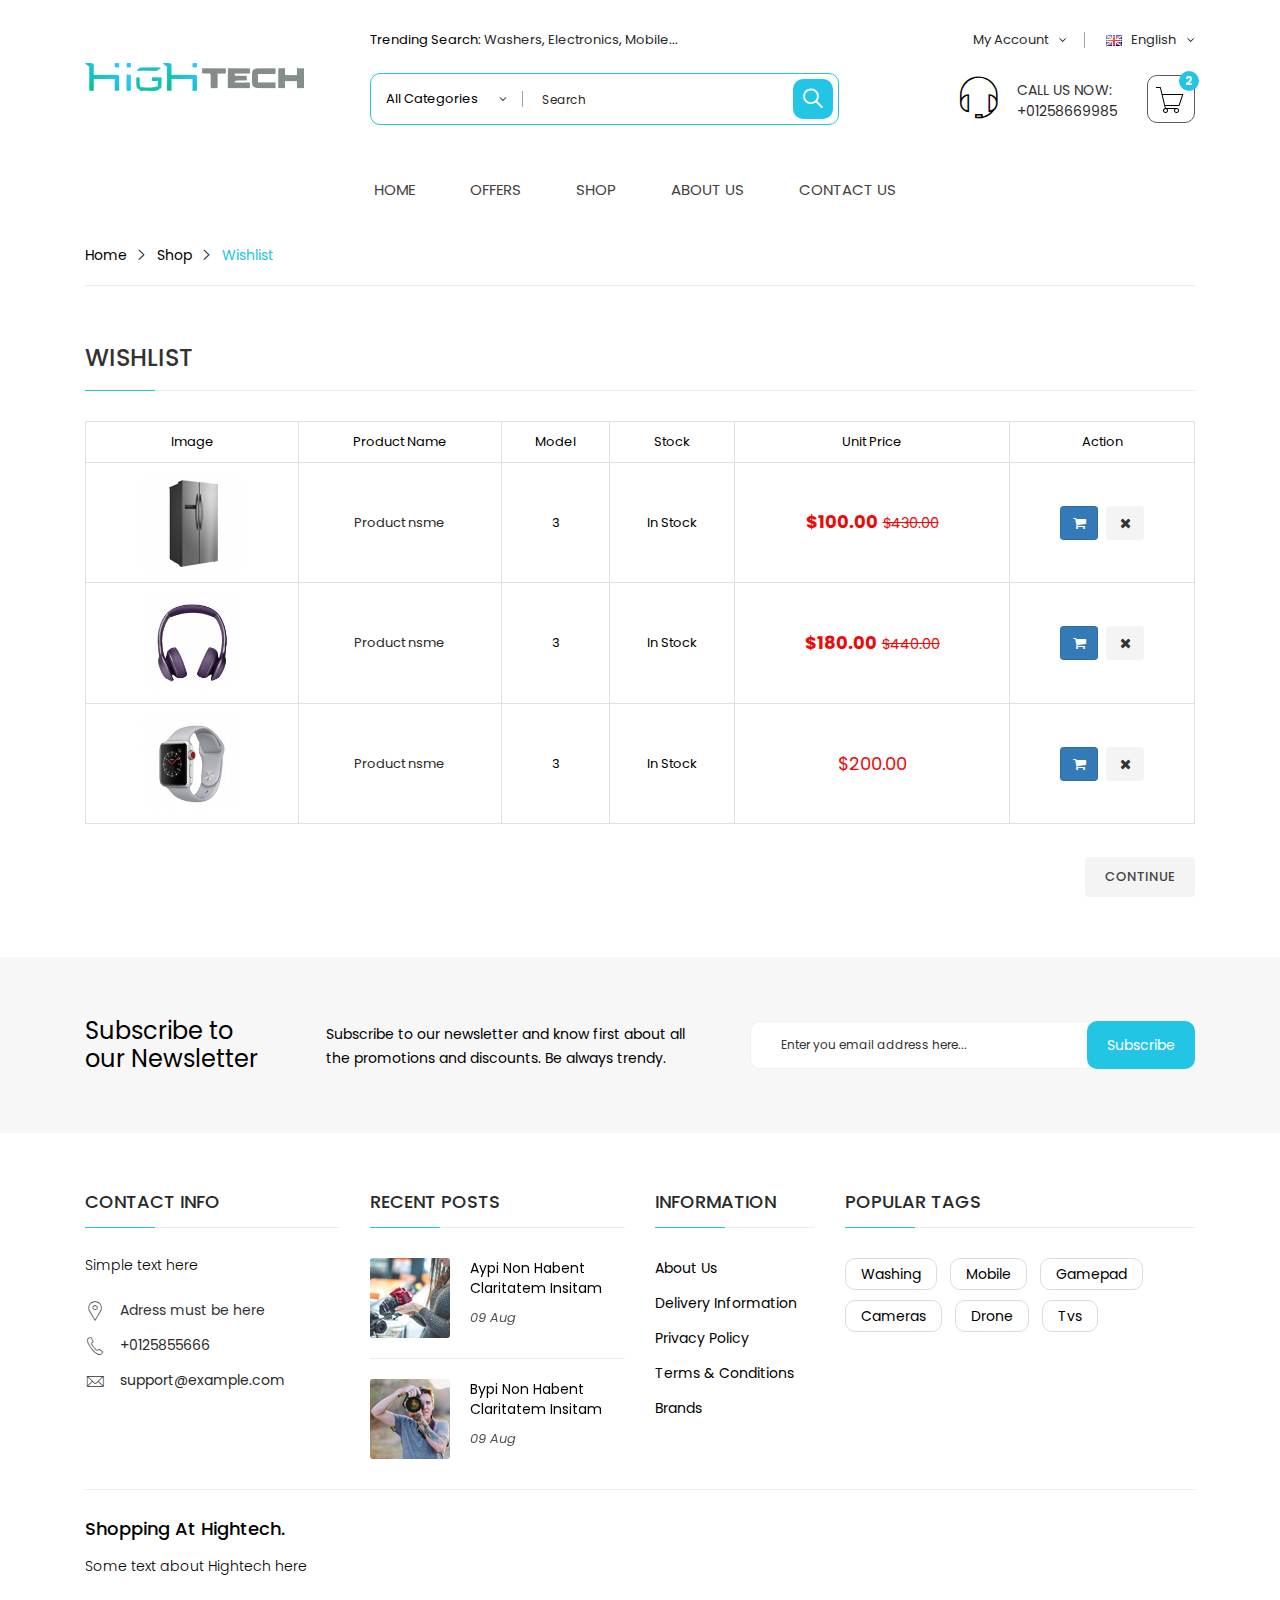
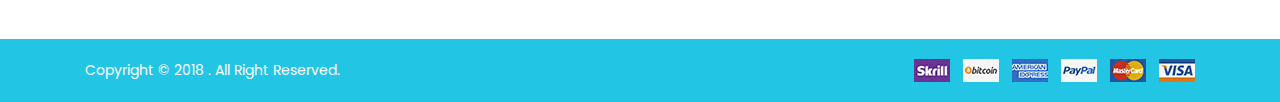
<file: wishlist.html>
<!DOCTYPE html>
<html lang="zxx">

<head>
    <meta charset="UTF-8">
    <meta http-equiv="x-ua-compatible" content="ie=edge">
    <title>hightech - wishlist</title>
    <meta name="description" content="Designed by Aliaa Hosny">
    <meta name="Email" content="aliaahosny77@gmail" />
    <meta name="viewport" content="width=device-width, initial-scale=1">



    <!-- CSS files
    ============================================ -->

    <!-- Boostrap stylesheet -->
    <link rel="stylesheet" href="assets/css/bootstrap.min.css">
    
    <!-- Icon Font CSS -->
    <link rel="stylesheet" href="assets/css/ionicons.min.css">
    <link rel="stylesheet" href="assets/css/font-awesome.min.css">
    <link rel="stylesheet" href="assets/css/pe-icon-7-stroke.css">

    <!-- Plugins stylesheet -->
    <link rel="stylesheet" href="assets/css/plugins.css">

    <!-- Master stylesheet -->
    <link rel="stylesheet" href="assets/css/style.css">

    <!-- Responsive stylesheet -->
    <link rel="stylesheet" href="assets/css/responsive.css">

    <!-- modernizr JS
    ============================================ -->
    <script src="assets/js/modernizr-2.8.3.min.js"></script>
</head>

<body>

    <!--[if lt IE 9]>
        <p class="browserupgrade">You are using an <strong>outdated</strong> browser. Please upgrade your browser to improve your experience.</p>
    <![endif]-->

    <!-- Start of Whole Site Wrapper with mobile menu support -->
    <div id="whole" class="whole-site-wrapper color-scheme-one">

      
        <!-- Start of Header -->
        <header class="header bgc-white">
            <div class="header-area">
                <div class="container">
                    <div class="row">
                        <div class="col-12 col-sm-12 col-md-12 col-lg-3 align-self-center">
                            <div class="logo">
                                <a href="index.html"><img src="assets/images/logo.png" alt="Logo" class="img-fluid"></a>
                            </div>
                        </div>
                        <div class="col-12 col-sm-12 col-md-12 col-lg-9">
                            <div class="top-header">
                                <div class="row align-items-center">
                                    <div class="col-12 col-sm-12 col-md-7 col-lg-6 order-md-2 order-lg-1">
                                        <div class="top-search">
                                            <p>Trending Search: <a href="#">Washers</a>, <a href="#">Electronics</a>,
                                                <a href="#">Mobile</a>...</p>
                                        </div>
                                    </div>
                                    <div class="col-12 col-sm-12 col-md-12 col-lg-6 order-md-1 order-lg-2">
                                        <ul class="list-inline">
                                            <li class="top-links list-inline-item">
                                                <div class="btn-group">
                                                    <button class="btn-link dropdown-toggle">
                                                        My Account <i class="fa fa-angle-down"></i>
                                                    </button>
                                                    <div class="dropdown-menu">
                                                        <ul>
                                                            <li><a href="register.html">Register</a></li>
                                                            <li><a href="login.html">Login</a></li>
                                                            <li><a href="cart.html">Shopping Cart</a></li>
                                                            <li><a href="checkout.html">Checkout</a></li>
                                                        </ul>
                                                    </div>
                                                </div>
                                            </li>
                                            <li class="language list-inline-item">
                                                <div class="btn-group">
                                                    <button class="btn-link dropdown-toggle">
                                                        <img src="assets/images/icons/en-gb.png" alt="Icons"> English
                                                        <i class="fa fa-angle-down"></i>
                                                    </button>
                                                    <div class="dropdown-menu">
                                                        <ul>
                                                            <li><a href="#"><img src="assets/images/icons/en-gb.png"
                                                                        alt="Icons"> العربية</a></li>
                                                            <li><a href="#"><img src="assets/images/icons/fr-fr.png"
                                                                        alt="Icons"> French</a></li>
                                                        </ul>
                                                    </div>
                                                </div>
                                            </li>
                                        </ul>
                                    </div>
                                </div>
                            </div> <!-- end of top-header -->

                            <div class="bottom-header">
                                <div class="row align-items-center">
                                    <div class="col-12 col-sm-12 col-md-7 col-lg-7">
                                        <div class="header-search-area">
                                            <div class="search-categories">
                                                <form action="#">
                                                    <div class="search-form-input">
                                                        <select id="select" name="select" class="nice-select">
                                                            <option>All Categories</option>
                                                            <option>Washers</option>
                                                            <option>Laptop</option>
                                                            <option>Mobile</option>
                                                            <option>Cell Phones</option>
                                                            <option>Phone Cases</option>
                                                            <option>Cell Phones</option>
                                                            <option>SmartWatch</option>
                                                            <option>Tvs</option>
                                                            <option>D-Series TVs</option>
                                                            <option>LED TVs</option>
                                                            <option>OLED TVs</option>
                                                            <option>Video Games</option>
                                                            <option>Controllers</option>
                                                            <option>PC Gamepads</option>
                                                            <option>Xbox 360</option>
                                                            <option>Shop</option>
                                                            <option>Earbud</option>
                                                            <option>Keyboard</option>
                                                            <option>Watches</option>
                                                            <option>Blazers</option>
                                                            <option>Microphones</option>
                                                        </select>
                                                        <div class="search-wrapper">
                                                            <input type="text" placeholder="Search">
                                                            <button class="header-search-btn" type="submit"><i class="ion ion-ios-search"></i></button>
                                                        </div>
                                                    </div>
                                                </form>
                                            </div>
                                        </div> <!-- end of header-search-area -->
                                    </div>
                                    <div class="col-12 col-sm-12 col-md-5 col-lg-5">
                                        <div class="header-cart-area">
                                            <div class="header-cart">
                                                <div class="btn-group">
                                                    <button class="btn-link dropdown-toggle icon-cart">
                                                        <i class="pe-7s-cart"></i>
                                                        <span class="count-style">2</span>
                                                    </button>
                                                    <div class="dropdown-menu">
                                                        <div class="shopping-cart-content">
                                                            <ul class="list-unstyled">
                                                                <li class="single-cart-item media">
                                                                    <div class="shopping-cart-img mr-4">
                                                                        <a href="#">
                                                                            <img class="img-fluid" alt="Cart Item" src="assets/images/cart/cart-1.jpg">
                                                                            <span class="product-quantity">1x</span>
                                                                        </a>
                                                                    </div>
                                                                    <div class="shopping-cart-title media-body">
                                                                        <h4><a href="#">Donec Ac Tempus</a></h4>
                                                                        <p class="cart-price">$120.00</p>
                                                                        <div class="product-attr">
                                                                            <span>Size: S</span>
                                                                            <span>Color: Black</span>
                                                                        </div>
                                                                    </div>
                                                                    <div class="shopping-cart-delete">
                                                                        <a href="#"><i class="ion ion-md-close"></i></a>
                                                                    </div>
                                                                </li>
                                                                <li class="single-cart-item media">
                                                                    <div class="shopping-cart-img mr-4">
                                                                        <a href="#">
                                                                            <img class="img-fluid" alt="Cart Item" src="assets/images/cart/cart-2.jpg">
                                                                            <span class="product-quantity">2x</span>
                                                                        </a>
                                                                    </div>
                                                                    <div class="shopping-cart-title media-body">
                                                                        <h4><a href="#">Aliquam Consequat</a></h4>
                                                                        <p class="cart-price">$200.00</p>
                                                                        <div class="product-attr">
                                                                            <span>Color: White</span>
                                                                            <span>Accessories: Yes</span>
                                                                        </div>
                                                                    </div>
                                                                    <div class="shopping-cart-delete">
                                                                        <a href="#"><i class="ion ion-md-close"></i></a>
                                                                    </div>
                                                                </li>
                                                            </ul>
                                                            <div class="shopping-cart-total">
                                                                <h4>Sub-Total : <span>$320.00</span></h4>
                                                                <h4>Total : <span>$320.00</span></h4>
                                                            </div>
                                                            <div class="shopping-cart-btn">
                                                                <a class="default-btn" href="cart.html">view cart</a>
                                                                <a class="default-btn" href="checkout.html">checkout</a>
                                                            </div>
                                                        </div>
                                                    </div>
                                                </div>
                                            </div>

                                            <div class="header-contact media">
                                                <div class="header-contact-icon mr-4">
                                                    <i class="pe-7s-headphones"></i>
                                                </div>
                                                <div class="header-contact-content media-body">
                                                    <p><span>CALL US NOW:</span> <br><a href="#">+01258669985</a></p>
                                                </div>
                                            </div>
                                        </div> <!-- end of header-cart-area -->
                                    </div>
                                </div>
                            </div> <!-- end of bottom-header -->
                        </div>
                    </div> <!-- end of row -->
                </div> <!-- end of container -->
            </div> <!-- end of header-area -->

            <!-- Start of Main and Mobile Navigation -->
            <div class="main-nav-area transparent-nav floating-nav">
                <div class="container">
                    <nav id="main_nav" class="stellarnav">
                        <ul class="text-center">
                            <li><a href="index.html"><span>Home</span></a>
                               
                            </li>
                            <li ><a href="shop-grid.html"><span>Offers</span></a>
                               
                            </li>
                            <li><a href="shop-grid.html"><span>Shop </span></a>
                              
                            </li>

                            <li><a href="about.html"><span>About Us</span></a></li>
                            <li><a href="contact.html"><span>Contact Us</span></a></li>
                        </ul>
                    </nav>
                </div> <!-- end of container -->
            </div>
            <!-- End of Main and Mobile Navigation -->
        </header>
        <!-- End of Header -->

        <div class="fixed-header-space"></div> <!-- empty placeholder div for Fixed Menu bar height-->

        <!-- Start of Breadcrumbs -->
        <div class="breadcrumb-section">
            <div class="container">
                <div class="row">
                    <div class="col-12 col-sm-12 col-md-12">
                        <nav class="breadcrumb">
                            <a class="breadcrumb-item" href="index.html">Home</a>
                            <a class="breadcrumb-item" href="shop-grid.html">Shop</a>
                            <span class="breadcrumb-item active">Wishlist</span>
                        </nav>
                    </div>
                </div> <!-- end of row -->
            </div> <!-- end of container -->
        </div>
        <!-- End of Breadcrumbs -->

        <!-- Start of Main Content Wrapper -->
        <div id="content" class="main-content-wrapper">
            
            <!-- Start of Wishlist Wrapper -->
            <div class="wishlist-wrapper">
                <div class="container">
                    <div class="row">
                        <div class="col-12 col-sm-12 col-md-12 col-lg-12">
                            <main id="primary" class="site-main">
                                <div class="wishlist">
                                    <div class="row">
                                        <div class="col-12 col-sm-12 col-md-12 col-lg-12">
                                            <div class="section-title left-aligned with-border">
                                                <h2>Wishlist</h2>
                                            </div>

                                            <form action="#">
                                                <div class="table-responsive">
                                                    <table class="table table-bordered">
                                                        <thead>
                                                            <tr>
                                                                <td>Image</td>
                                                                <td>Product Name</td>
                                                                <td>Model</td>
                                                                <td>Stock</td>
                                                                <td>Unit Price</td>
                                                                <td>Action</td>
                                                            </tr>
                                                        </thead>
                                                        <tbody>
                                                            <tr>
                                                                <td>
                                                                    <a href="single-product.html"><img src="assets/images/products/best/products-1-1.jpg" alt="Wishlist Product Image" title="Cas Meque Metus"></a>
                                                                </td>
                                                                <td>
                                                                    <a href="single-product.html">Product nsme</a>
                                                                </td>
                                                                <td>3</td>
                                                                <td>In Stock</td>
                                                                <td>
                                                                    <div class="price"><strong>$100.00</strong> <small><s>$430.00</s></small></div>
                                                                </td>
                                                                <td>
                                                                    <button type="button" data-toggle="tooltip" class="btn btn-primary" data-original-title="Add to Cart"><i class="fa fa-shopping-cart"></i></button>
                                                                    <a href="#" data-toggle="tooltip" class="btn btn-danger" data-original-title="Remove"><i class="fa fa-times"></i></a>
                                                                </td>
                                                            </tr>
                                                            <tr>
                                                                <td>
                                                                    <a href="single-product.html"><img src="assets/images/products/best/products-6-1.jpg" alt="Wishlist Product Image" title="Proin Lectus Ipsum"></a>
                                                                </td>
                                                                <td>
                                                                    <a href="single-product.html">Product nsme</a>
                                                                </td>
                                                                <td>3</td>
                                                                <td>In Stock</td>
                                                                <td>
                                                                    <div class="price"><strong>$180.00</strong> <small><s>$440.00</s></small></div>
                                                                </td>
                                                                <td>
                                                                    <button type="button" data-toggle="tooltip" class="btn btn-primary" data-original-title="Add to Cart"><i class="fa fa-shopping-cart"></i></button>
                                                                    <a href="#" data-toggle="tooltip" class="btn btn-danger" data-original-title="Remove"><i class="fa fa-times"></i></a>
                                                                </td>
                                                            </tr>
                                                            <tr>
                                                                <td>
                                                                    <a href="single-product.html"><img src="assets/images/products/best/products-8-2.jpg" alt="Wishlist Product Image" title="Aliquam Consequat"></a>
                                                                </td>
                                                                <td>
                                                                    <a href="single-product.html">Product nsme</a>
                                                                </td>
                                                                <td>3</td>
                                                                <td>In Stock</td>
                                                                <td>
                                                                    <div class="price">$200.00</div>
                                                                </td>
                                                                <td>
                                                                    <button type="button" data-toggle="tooltip" class="btn btn-primary" data-original-title="Add to Cart"><i class="fa fa-shopping-cart"></i></button>
                                                                    <a href="#" data-toggle="tooltip" class="btn btn-danger" data-original-title="Remove"><i class="fa fa-times"></i></a>
                                                                </td>
                                                            </tr>
                                                        </tbody>
                                                    </table>
                                                </div>
                                            </form>

                                            <div class="cart-button-wrapper d-flex justify-content-end mt-4">
                                                <a href="cart.html" class="btn btn-secondary align-self-end">Continue</a>
                                            </div>
                                        </div>
                                    </div>
                                </div> <!-- end of wishlist -->
                            </main> <!-- end of #primary -->
                        </div>
                    </div> <!-- end of row -->
                </div> <!-- end of container -->
            </div>
            <!-- End of Wishlist Wrapper -->

            <!-- Start of Newsletter Section -->
            <section class="newsletter-section vpadding bgc-offset">
                <div class="container">
                    <div class="row align-items-center">
                        <div class="col-12 col-sm-12 col-md-12 col-lg-7">
                            <div class="newsletter-title d-lg-flex justify-content-lg-start">
                                <h6>Subscribe to our Newsletter</h6>
                                <h3>Subscribe to our newsletter and know first about all the promotions and discounts. Be always trendy.</h3>
                            </div>
                        </div>
                        <div class="col-12 col-sm-12 col-md-12 col-lg-5">
                            <div class="newsletter-form-wrapper">
                                <form >
                                    <input type="email" name="email" placeholder="Enter you email address here..." value="" required> 
                                    <input type="submit" class="default-btn" name="contact" value="Subscribe">
                                </form>
                            </div>
                        </div>
                    </div> <!-- end of row -->
                </div> <!-- end of container -->
            </section>
            <!-- End of Newsletter Section -->
        </div>
        <!-- End of Main Content Wrapper -->

      <!-- Start of Footer -->
      <footer id="colophon">

        <!-- Footer Widgets Area -->
        <div class="footer-widgets-area">
            <div class="container">
                <div class="footer-inner">
                    <div class="row">
                        <div class="col-12 col-sm-12 col-md-6 col-lg-3">
                            <aside class="widget-container">
                                <h4 class="widgettitle">Contact Info</h4>
                                <div class="widget-content">
                                    <p>Simple text here</p>
                                    <div class="footer-contact">
                                        <p class="footer-address">Adress must be here</p>
                                        <p class="footer-phone"><a href="#">+0125855666</a></p>
                                        <p class="footer-email"><a href="#">support@example.com</a></p>
                                    </div>
                                </div> <!-- end of widget-content -->
                            </aside> <!-- end of widget-container -->
                        </div>

                        <div class="col-12 col-sm-12 col-md-6 col-lg-3">
                            <aside class="widget-container">
                                <h4 class="widgettitle">Recent Posts</h4>
                                <div class="widget-content">
                                    <div class="recent-posts-widget">

                                        <!-- Slides -->
                                        <div class="swiper-wrapper">
                                            <div class="swiper-slide">
                                                <div class="posts-single media">
                                                    <div class="post-thumbnail mr-4 mr-lg-3 mr-xl-4">
                                                        <a href="#">
                                                            <img src="assets/images/blog/blog-thumb-1.jpg" alt="Blog Image">
                                                            <div class="overlay"></div>
                                                        </a>
                                                    </div>
                                                    <div class="post-content media-body">
                                                        <div class="post-title">
                                                            <h5><a href="#">Aypi non habent claritatem insitam</a></h5>
                                                        </div>
                                                        <div class="post-date">09 Aug</div>
                                                    </div>
                                                </div> <!-- end of posts-single -->

                                                <div class="posts-single media">
                                                    <div class="post-thumbnail mr-4 mr-lg-3 mr-xl-4">
                                                        <a href="#">
                                                            <img src="assets/images/blog/blog-thumb-2.jpg" alt="Blog Image">
                                                            <div class="overlay"></div>
                                                        </a>
                                                    </div>
                                                    <div class="post-content media-body">
                                                        <div class="post-title">
                                                            <h5><a href="#">Bypi non habent claritatem insitam</a></h5>
                                                        </div>
                                                        <div class="post-date">09 Aug</div>
                                                    </div>
                                                </div> <!-- end of posts-single -->
                                            </div>

                                            <div class="swiper-slide">
                                                <div class="posts-single media">
                                                    <div class="post-thumbnail mr-4 mr-lg-3 mr-xl-4">
                                                        <a href="#">
                                                            <img src="assets/images/blog/blog-thumb-3.jpg" alt="Blog Image">
                                                            <div class="overlay"></div>
                                                        </a>
                                                    </div>
                                                    <div class="post-content media-body">
                                                        <div class="post-title">
                                                            <h5><a href="#">Cabent claritatem insitam</a></h5>
                                                        </div>
                                                        <div class="post-date">21 Nov</div>
                                                    </div>
                                                </div> <!-- end of posts-single -->

                                                <div class="posts-single media">
                                                    <div class="post-thumbnail mr-4 mr-lg-3 mr-xl-4">
                                                        <a href="#">
                                                            <img src="assets/images/blog/blog-thumb-4.jpg" alt="Blog Image">
                                                            <div class="overlay"></div>
                                                        </a>
                                                    </div>
                                                    <div class="post-content media-body">
                                                        <div class="post-title">
                                                            <h5><a href="#">Cypi non habent claritatem insitam</a></h5>
                                                        </div>
                                                        <div class="post-date">09 Aug</div>
                                                    </div>
                                                </div> <!-- end of posts-single -->
                                            </div>
                                        </div>
                                    </div> <!-- end of recent-posts-widget -->
                                </div> <!-- end of widget-content -->
                            </aside> <!-- end of widget-container -->
                        </div>

                        <div class="col-12 col-sm-12 col-md-6 col-lg-2">
                            <aside class="widget-container">
                                <h4 class="widgettitle">Information</h4>
                                <div class="widget-content">
                                    <div class="widgetized-menu">
                                        <ul class="list-unstyled">
                                            <li><a href="#">About Us</a></li>
                                            <li><a href="#">Delivery Information</a></li>
                                            <li><a href="#">Privacy Policy</a></li>
                                            <li><a href="#">Terms &amp; Conditions</a></li>
                                            <li><a href="#">Brands</a></li>
                                        </ul>
                                    </div>
                                </div> <!-- end of widget-content -->
                            </aside> <!-- end of widget-container -->
                        </div>

                        <div class="col-12 col-sm-12 col-md-6 col-lg-4">
                            <aside class="widget-container">
                                <h4 class="widgettitle">Popular Tags</h4>
                                <div class="widget-content">
                                    <div class="tags-widget">
                                        <ul>
                                            <li><a href="#">Washing</a></li>
                                            <li><a href="#">mobile</a></li>
                                            <li><a href="#">gamepad</a></li>
                                            <li><a href="#">cameras</a></li>
                                            <li><a href="#">drone</a></li>
                                            <li><a href="#">tvs</a></li>
                                        </ul>
                                    </div>
                                </div> <!-- end of widget-content -->
                            </aside> <!-- end of widget-container -->
                        </div>
                    </div> <!-- end of row -->
                </div> <!-- end of footer-inner -->
            </div> <!-- end of container -->
        </div> <!-- end of footer-widgets-area -->

        <!-- Footer Description -->
        <div class="footer-description">
            <div class="container">
                <div class="row">
                    <div class="col-12 col-sm-12 col-md-12">
                        <h2>Shopping at Hightech.</h2>
                        <p>Some text about Hightech here</p>
                    </div>
                </div> <!-- endo of row -->
            </div> <!-- end of container -->
        </div> <!-- end of footer-description -->

        <!-- Footer Copyright -->
        <div class="footer-copyright">
            <div class="container">
                <div class="row align-items-center">
                    <div class="col-12 col-sm-12 col-md-12 col-lg-6">
                        <p class="copyright-text">Copyright © 2018 . All Right Reserved.</p>
                    </div>
                    <div class="col-12 col-sm-12 col-md-12 col-lg-6">
                        <div class="footer-payment">
                            <ul>
                                <li><a href="#"><img src="assets/images/icons/payment-1.jpg" alt="Payment Icons"></a></li>
                                <li><a href="#"><img src="assets/images/icons/payment-2.jpg" alt="Payment Icons"></a></li>
                                <li><a href="#"><img src="assets/images/icons/payment-3.jpg" alt="Payment Icons"></a></li>
                                <li><a href="#"><img src="assets/images/icons/payment-4.jpg" alt="Payment Icons"></a></li>
                                <li><a href="#"><img src="assets/images/icons/payment-5.jpg" alt="Payment Icons"></a></li>
                                <li><a href="#"><img src="assets/images/icons/payment-6.jpg" alt="Payment Icons"></a></li>
                            </ul>
                        </div>
                    </div>
                </div> <!-- end of row -->
            </div> <!-- end of container -->
        </div> <!-- end of footer-copyright -->
    </footer>
    <!-- End of Footer -->

        <!-- Start of Scroll to Top -->
        <div id="to_top">
            <i class="ion ion-ios-arrow-forward"></i>
            <i class="ion ion-ios-arrow-forward"></i>
        </div>
        <!-- End of Scroll to Top -->
    </div>
    <!-- End of Whole Site Wrapper -->

    <!-- Initializing Photoswipe -->
    <div class="pswp" tabindex="-1" role="dialog" aria-hidden="true">
        <div class="pswp__bg"></div>
        <div class="pswp__scroll-wrap">
            <div class="pswp__container">
                <div class="pswp__item"></div>
                <div class="pswp__item"></div>
                <div class="pswp__item"></div>
            </div>
            <div class="pswp__ui pswp__ui--hidden">
                <div class="pswp__top-bar">
                    <div class="pswp__counter"></div>
                    <button class="pswp__button pswp__button--close" title="Close (Esc)"></button>
                    <button class="pswp__button pswp__button--share" title="Share"></button>
                    <button class="pswp__button pswp__button--fs" title="Toggle fullscreen"></button>
                    <button class="pswp__button pswp__button--zoom" title="Zoom in/out"></button>
                    <div class="pswp__preloader">
                        <div class="pswp__preloader__icn">
                            <div class="pswp__preloader__cut">
                                <div class="pswp__preloader__donut"></div>
                            </div>
                        </div>
                    </div>
                </div>
                <div class="pswp__share-modal pswp__share-modal--hidden pswp__single-tap">
                    <div class="pswp__share-tooltip"></div>
                </div>
                <button class="pswp__button pswp__button--arrow--left" title="Previous (arrow left)">
                </button>
                <button class="pswp__button pswp__button--arrow--right" title="Next (arrow right)">
                </button>
                <div class="pswp__caption">
                    <div class="pswp__caption__center"></div>
                </div>
            </div>
        </div>
    </div>
    <!-- End of Photoswipe -->


    <!-- JS
    ============================================ -->

    <!-- jQuery JS -->
    <script src="assets/js/jquery.1.12.4.min.js"></script>

    <!-- Popper JS -->
    <script src="assets/js/popper.min.js"></script>

    <!-- Bootstrap JS -->
    <script src="assets/js/bootstrap.min.js"></script>

    <!-- Plugins JS -->
    <script src="assets/js/plugins.js"></script>

    <!-- Main JS -->
    <script src="assets/js/main.js"></script>

</body>

</html>
</file>
<file: assets/css/pe-icon-7-stroke.css>
@font-face {
	font-family: 'Pe-icon-7-stroke';
	src:url('../fonts/Pe-icon-7-strokebb1d.eot?d7yf1v');
	src:url('../fonts/Pe-icon-7-stroked41d.eot?#iefixd7yf1v') format('embedded-opentype'),
		url('../fonts/Pe-icon-7-strokebb1d.woff?d7yf1v') format('woff'),
		url('../fonts/Pe-icon-7-strokebb1d.ttf?d7yf1v') format('truetype'),
		url('../fonts/Pe-icon-7-strokebb1d.svg?d7yf1v#Pe-icon-7-stroke') format('svg');
	font-weight: normal;
	font-style: normal;
}

[class^="pe-7s-"], [class*=" pe-7s-"] {
	display: inline-block;
	font-family: 'Pe-icon-7-stroke';
	speak: none;
	font-style: normal;
	font-weight: normal;
	font-variant: normal;
	text-transform: none;
	line-height: 1;

	/* Better Font Rendering =========== */
	-webkit-font-smoothing: antialiased;
	-moz-osx-font-smoothing: grayscale;
}

.pe-7s-album:before {
	content: "\e6aa";
}
.pe-7s-arc:before {
	content: "\e6ab";
}
.pe-7s-back-2:before {
	content: "\e6ac";
}
.pe-7s-bandaid:before {
	content: "\e6ad";
}
.pe-7s-car:before {
	content: "\e6ae";
}
.pe-7s-diamond:before {
	content: "\e6af";
}
.pe-7s-door-lock:before {
	content: "\e6b0";
}
.pe-7s-eyedropper:before {
	content: "\e6b1";
}
.pe-7s-female:before {
	content: "\e6b2";
}
.pe-7s-gym:before {
	content: "\e6b3";
}
.pe-7s-hammer:before {
	content: "\e6b4";
}
.pe-7s-headphones:before {
	content: "\e6b5";
}
.pe-7s-helm:before {
	content: "\e6b6";
}
.pe-7s-hourglass:before {
	content: "\e6b7";
}
.pe-7s-leaf:before {
	content: "\e6b8";
}
.pe-7s-magic-wand:before {
	content: "\e6b9";
}
.pe-7s-male:before {
	content: "\e6ba";
}
.pe-7s-map-2:before {
	content: "\e6bb";
}
.pe-7s-next-2:before {
	content: "\e6bc";
}
.pe-7s-paint-bucket:before {
	content: "\e6bd";
}
.pe-7s-pendrive:before {
	content: "\e6be";
}
.pe-7s-photo:before {
	content: "\e6bf";
}
.pe-7s-piggy:before {
	content: "\e6c0";
}
.pe-7s-plugin:before {
	content: "\e6c1";
}
.pe-7s-refresh-2:before {
	content: "\e6c2";
}
.pe-7s-rocket:before {
	content: "\e6c3";
}
.pe-7s-settings:before {
	content: "\e6c4";
}
.pe-7s-shield:before {
	content: "\e6c5";
}
.pe-7s-smile:before {
	content: "\e6c6";
}
.pe-7s-usb:before {
	content: "\e6c7";
}
.pe-7s-vector:before {
	content: "\e6c8";
}
.pe-7s-wine:before {
	content: "\e6c9";
}
.pe-7s-cloud-upload:before {
	content: "\e68a";
}
.pe-7s-cash:before {
	content: "\e68c";
}
.pe-7s-close:before {
	content: "\e680";
}
.pe-7s-bluetooth:before {
	content: "\e68d";
}
.pe-7s-cloud-download:before {
	content: "\e68b";
}
.pe-7s-way:before {
	content: "\e68e";
}
.pe-7s-close-circle:before {
	content: "\e681";
}
.pe-7s-id:before {
	content: "\e68f";
}
.pe-7s-angle-up:before {
	content: "\e682";
}
.pe-7s-wristwatch:before {
	content: "\e690";
}
.pe-7s-angle-up-circle:before {
	content: "\e683";
}
.pe-7s-world:before {
	content: "\e691";
}
.pe-7s-angle-right:before {
	content: "\e684";
}
.pe-7s-volume:before {
	content: "\e692";
}
.pe-7s-angle-right-circle:before {
	content: "\e685";
}
.pe-7s-users:before {
	content: "\e693";
}
.pe-7s-angle-left:before {
	content: "\e686";
}
.pe-7s-user-female:before {
	content: "\e694";
}
.pe-7s-angle-left-circle:before {
	content: "\e687";
}
.pe-7s-up-arrow:before {
	content: "\e695";
}
.pe-7s-angle-down:before {
	content: "\e688";
}
.pe-7s-switch:before {
	content: "\e696";
}
.pe-7s-angle-down-circle:before {
	content: "\e689";
}
.pe-7s-scissors:before {
	content: "\e697";
}
.pe-7s-wallet:before {
	content: "\e600";
}
.pe-7s-safe:before {
	content: "\e698";
}
.pe-7s-volume2:before {
	content: "\e601";
}
.pe-7s-volume1:before {
	content: "\e602";
}
.pe-7s-voicemail:before {
	content: "\e603";
}
.pe-7s-video:before {
	content: "\e604";
}
.pe-7s-user:before {
	content: "\e605";
}
.pe-7s-upload:before {
	content: "\e606";
}
.pe-7s-unlock:before {
	content: "\e607";
}
.pe-7s-umbrella:before {
	content: "\e608";
}
.pe-7s-trash:before {
	content: "\e609";
}
.pe-7s-tools:before {
	content: "\e60a";
}
.pe-7s-timer:before {
	content: "\e60b";
}
.pe-7s-ticket:before {
	content: "\e60c";
}
.pe-7s-target:before {
	content: "\e60d";
}
.pe-7s-sun:before {
	content: "\e60e";
}
.pe-7s-study:before {
	content: "\e60f";
}
.pe-7s-stopwatch:before {
	content: "\e610";
}
.pe-7s-star:before {
	content: "\e611";
}
.pe-7s-speaker:before {
	content: "\e612";
}
.pe-7s-signal:before {
	content: "\e613";
}
.pe-7s-shuffle:before {
	content: "\e614";
}
.pe-7s-shopbag:before {
	content: "\e615";
}
.pe-7s-share:before {
	content: "\e616";
}
.pe-7s-server:before {
	content: "\e617";
}
.pe-7s-search:before {
	content: "\e618";
}
.pe-7s-film:before {
	content: "\e6a5";
}
.pe-7s-science:before {
	content: "\e619";
}
.pe-7s-disk:before {
	content: "\e6a6";
}
.pe-7s-ribbon:before {
	content: "\e61a";
}
.pe-7s-repeat:before {
	content: "\e61b";
}
.pe-7s-refresh:before {
	content: "\e61c";
}
.pe-7s-add-user:before {
	content: "\e6a9";
}
.pe-7s-refresh-cloud:before {
	content: "\e61d";
}
.pe-7s-paperclip:before {
	content: "\e69c";
}
.pe-7s-radio:before {
	content: "\e61e";
}
.pe-7s-note2:before {
	content: "\e69d";
}
.pe-7s-print:before {
	content: "\e61f";
}
.pe-7s-network:before {
	content: "\e69e";
}
.pe-7s-prev:before {
	content: "\e620";
}
.pe-7s-mute:before {
	content: "\e69f";
}
.pe-7s-power:before {
	content: "\e621";
}
.pe-7s-medal:before {
	content: "\e6a0";
}
.pe-7s-portfolio:before {
	content: "\e622";
}
.pe-7s-like2:before {
	content: "\e6a1";
}
.pe-7s-plus:before {
	content: "\e623";
}
.pe-7s-left-arrow:before {
	content: "\e6a2";
}
.pe-7s-play:before {
	content: "\e624";
}
.pe-7s-key:before {
	content: "\e6a3";
}
.pe-7s-plane:before {
	content: "\e625";
}
.pe-7s-joy:before {
	content: "\e6a4";
}
.pe-7s-photo-gallery:before {
	content: "\e626";
}
.pe-7s-pin:before {
	content: "\e69b";
}
.pe-7s-phone:before {
	content: "\e627";
}
.pe-7s-plug:before {
	content: "\e69a";
}
.pe-7s-pen:before {
	content: "\e628";
}
.pe-7s-right-arrow:before {
	content: "\e699";
}
.pe-7s-paper-plane:before {
	content: "\e629";
}
.pe-7s-delete-user:before {
	content: "\e6a7";
}
.pe-7s-paint:before {
	content: "\e62a";
}
.pe-7s-bottom-arrow:before {
	content: "\e6a8";
}
.pe-7s-notebook:before {
	content: "\e62b";
}
.pe-7s-note:before {
	content: "\e62c";
}
.pe-7s-next:before {
	content: "\e62d";
}
.pe-7s-news-paper:before {
	content: "\e62e";
}
.pe-7s-musiclist:before {
	content: "\e62f";
}
.pe-7s-music:before {
	content: "\e630";
}
.pe-7s-mouse:before {
	content: "\e631";
}
.pe-7s-more:before {
	content: "\e632";
}
.pe-7s-moon:before {
	content: "\e633";
}
.pe-7s-monitor:before {
	content: "\e634";
}
.pe-7s-micro:before {
	content: "\e635";
}
.pe-7s-menu:before {
	content: "\e636";
}
.pe-7s-map:before {
	content: "\e637";
}
.pe-7s-map-marker:before {
	content: "\e638";
}
.pe-7s-mail:before {
	content: "\e639";
}
.pe-7s-mail-open:before {
	content: "\e63a";
}
.pe-7s-mail-open-file:before {
	content: "\e63b";
}
.pe-7s-magnet:before {
	content: "\e63c";
}
.pe-7s-loop:before {
	content: "\e63d";
}
.pe-7s-look:before {
	content: "\e63e";
}
.pe-7s-lock:before {
	content: "\e63f";
}
.pe-7s-lintern:before {
	content: "\e640";
}
.pe-7s-link:before {
	content: "\e641";
}
.pe-7s-like:before {
	content: "\e642";
}
.pe-7s-light:before {
	content: "\e643";
}
.pe-7s-less:before {
	content: "\e644";
}
.pe-7s-keypad:before {
	content: "\e645";
}
.pe-7s-junk:before {
	content: "\e646";
}
.pe-7s-info:before {
	content: "\e647";
}
.pe-7s-home:before {
	content: "\e648";
}
.pe-7s-help2:before {
	content: "\e649";
}
.pe-7s-help1:before {
	content: "\e64a";
}
.pe-7s-graph3:before {
	content: "\e64b";
}
.pe-7s-graph2:before {
	content: "\e64c";
}
.pe-7s-graph1:before {
	content: "\e64d";
}
.pe-7s-graph:before {
	content: "\e64e";
}
.pe-7s-global:before {
	content: "\e64f";
}
.pe-7s-gleam:before {
	content: "\e650";
}
.pe-7s-glasses:before {
	content: "\e651";
}
.pe-7s-gift:before {
	content: "\e652";
}
.pe-7s-folder:before {
	content: "\e653";
}
.pe-7s-flag:before {
	content: "\e654";
}
.pe-7s-filter:before {
	content: "\e655";
}
.pe-7s-file:before {
	content: "\e656";
}
.pe-7s-expand1:before {
	content: "\e657";
}
.pe-7s-exapnd2:before {
	content: "\e658";
}
.pe-7s-edit:before {
	content: "\e659";
}
.pe-7s-drop:before {
	content: "\e65a";
}
.pe-7s-drawer:before {
	content: "\e65b";
}
.pe-7s-download:before {
	content: "\e65c";
}
.pe-7s-display2:before {
	content: "\e65d";
}
.pe-7s-display1:before {
	content: "\e65e";
}
.pe-7s-diskette:before {
	content: "\e65f";
}
.pe-7s-date:before {
	content: "\e660";
}
.pe-7s-cup:before {
	content: "\e661";
}
.pe-7s-culture:before {
	content: "\e662";
}
.pe-7s-crop:before {
	content: "\e663";
}
.pe-7s-credit:before {
	content: "\e664";
}
.pe-7s-copy-file:before {
	content: "\e665";
}
.pe-7s-config:before {
	content: "\e666";
}
.pe-7s-compass:before {
	content: "\e667";
}
.pe-7s-comment:before {
	content: "\e668";
}
.pe-7s-coffee:before {
	content: "\e669";
}
.pe-7s-cloud:before {
	content: "\e66a";
}
.pe-7s-clock:before {
	content: "\e66b";
}
.pe-7s-check:before {
	content: "\e66c";
}
.pe-7s-chat:before {
	content: "\e66d";
}
.pe-7s-cart:before {
	content: "\e66e";
}
.pe-7s-camera:before {
	content: "\e66f";
}
.pe-7s-call:before {
	content: "\e670";
}
.pe-7s-calculator:before {
	content: "\e671";
}
.pe-7s-browser:before {
	content: "\e672";
}
.pe-7s-box2:before {
	content: "\e673";
}
.pe-7s-box1:before {
	content: "\e674";
}
.pe-7s-bookmarks:before {
	content: "\e675";
}
.pe-7s-bicycle:before {
	content: "\e676";
}
.pe-7s-bell:before {
	content: "\e677";
}
.pe-7s-battery:before {
	content: "\e678";
}
.pe-7s-ball:before {
	content: "\e679";
}
.pe-7s-back:before {
	content: "\e67a";
}
.pe-7s-attention:before {
	content: "\e67b";
}
.pe-7s-anchor:before {
	content: "\e67c";
}
.pe-7s-albums:before {
	content: "\e67d";
}
.pe-7s-alarm:before {
	content: "\e67e";
}
.pe-7s-airplay:before {
	content: "\e67f";
}
</file>
<file: assets/css/style.css>
/* Importing Google Font 'Poppins' */

@import url("https://fonts.googleapis.com/css?family=Poppins:300,400,500,600,700,800,900");

/************************************************************
	c00 - Base - Global
*************************************************************/

html,
body {
    margin: 0;
    padding: 0;
    height: 100%;
    -webkit-box-sizing: border-box;
    -ms-box-sizing: border-box;
    -o-box-sizing: border-box;
    box-sizing: border-box;
}

body {
    -webkit-font-smoothing: antialiased;
    -moz-osx-font-smoothing: grayscale;
}

section {
    margin-bottom: 60px;
    display: block;
    width: 100%;
    float: none;
    clear: both;
}

.lead {
    font-size: 16px;
    line-height: 1.65;
    margin-bottom: 20px;
}

.main-content-wrapper {
    overflow-x: hidden;
}

#primary,
#secondary {
    margin-bottom: 60px;
}

.pswp {
    z-index: 9999;
}

.row.with-border {
    padding: 30px;
    border: 1px solid #ededed;
}

.pswp__caption__center {
    text-align: center;
}

/* Modal Fixes */

.modal-open .main-nav-area.sticky {
    overflow-y: scroll;
}

/* Slider blurry texts fix for -webkit */

.swiper-wrapper,
.swiper-slide,
.swiper-slide * {
    background: rgba(0, 0, 0, 0);
    -webkit-font-smoothing: subpixel-antialiased;
}

/* global notice */

.browserupgrade {
    padding: 50px;
    background: #dedede;
    font-size: 20.5px;
    text-align: center;
}

/* Border classes */

.border-offset {
    border-color: #f7f7f7;
}

.border-text {
    border-color: #000;
}

/* Section with padding */

.wrapper-with-right-padding {
    padding-right: 10px;
}

.wrapper-with-left-padding {
    padding-left: 10px;
}

/* Border-radius */

.circle,
.header-cart .single-cart-item .product-quantity,
#primary_slider .swiper-arrow,
.feature-box:hover i,
.swiper-container-horizontal .swiper-pagination-testimonial.swiper-pagination-bullets > span::before,
.testimonial-container .testimonial-media,
.filter-price-content #price_slider .ui-slider-handle,
.custom-radio .checkmark,
.custom-radio .checkmark::after,
.info-box .info-icon i,
.categories-carousel .media-wrapper,
.shop-products-wrapper .product-list .product-image .label-product,
.shop-products-wrapper .product-grid .product-image .label-product,
.product-carousel .product-list .product-image .label-product,
.product-carousel .product-grid .product-image .label-product,
.newsletter-popup .popup-container .popup-close,
.single-product-wrapper .product-review input[type=radio]::after,
.single-post-wrapper .post-share a,
.feedback-wrapper .feedback-socials .list-inline-item a {
    border-radius: 50%;
}

/* Position */

.pos-r,
.header-cart button,
.header-cart button i,
.header-cart .single-cart-item .shopping-cart-delete,
.header-cart .single-cart-item .shopping-cart-img,
.header-search-area .search-wrapper,
#main_nav > ul li.has-sub a span::after,
#main_nav .mega a span::after,
#main_nav .mega-container .mega-menu-title,
#primary_slider .swiper-arrow i,
.feature-box i::before,
.promo-banner > a,
.banner-with-text,
.section-title h2,
.swiper-container-horizontal .swiper-pagination-testimonial.swiper-pagination-bullets > span,
.gallery-with-thumbs .main-slider .swiper-slide > a,
.product-price > p .price-discount,
.countdown-wrapper .countdown-timer .countdown-section,
.wishlist-compare > button::before,
.testimonial-container .testimonial-media,
.testimonial-container .testimonial-content,
.widgettitle,
.widget-content .footer-contact > p,
.recent-posts-widget-container .post-thumbnail > a,
.recent-posts-widget .post-thumbnail > a,
.filter-price-content #price_slider,
.categories-widget ul li a,
.instagram-area .image-popup figure a,
#to_top i,
.breadcrumb .breadcrumb-item,
.custom-checkbox,
.custom-radio,
.blog-grid .post-footer,
.team-wrapper .team-media,
.team-wrapper .team-socials .chain-animation,
.faqs-accordion .card-header button,
header,
header .list-inline li.list-inline-item,
header.header-type-2,
header.header-type-2 .header-cart-area .dropdown-toggle .cart-text,
.main-nav-area,
.categories-carousel .media-wrapper,
.categories-carousel .single-category-2,
.shop-products-wrapper .product-list .product-inner,
.shop-products-wrapper .product-grid .product-inner,
.product-carousel .product-list .product-inner,
.product-carousel .product-grid .product-inner,
.shop-products-wrapper .product-list .product-image,
.shop-products-wrapper .product-grid .product-image,
.product-carousel .product-list .product-image,
.product-carousel .product-grid .product-image,
.shop-products-wrapper .product-list .product-image > a,
.shop-products-wrapper .product-grid .product-image > a,
.product-carousel .product-list .product-image > a,
.product-carousel .product-grid .product-image > a,
.shop-products-wrapper .product-inner .action-links > a,
.product-carousel .product-inner .action-links > a,
.shop-products-wrapper .product-list .product-caption,
.product-carousel .product-list .product-caption,
.best-selling-wrapper .nav-pills.top-nav-pills.type-2 .nav-link,
.newsletter-section .newsletter-form-wrapper form,
.single-product-wrapper .comments-advices li,
.single-product-wrapper .product-review input[type=radio],
.checkout-wrapper .user-actions h3,
.user-info .user-name,
.dashboard-list li > a,
.single-post-wrapper .post-media,
.error-wrapper #search-form,
.modal .modal-header .close {
    position: relative;
}

.pos-a {
    position: absolute;
}

/* Tooltips */

.tooltip {
    z-index: 9950;
}

.tooltip .arrow::before {
    border-top-color: #292929;
}

/************************************************************
	c01 - Base - Typography
*************************************************************/

html,
body {
    font-size: 13px;
}

body {
    font-family: "Poppins", sans-serif;
    line-height: 20px;
    color: #000;
    font-weight: 400;
    background: #fff;
}

h1 {
    font-size: 22px;
}

h2 {
    font-size: 20px;
}

h3 {
    font-size: 18px;
}

h4 {
    font-size: 15px;
}

h5 {
    font-size: 12px;
}

h6 {
    font-size: 10.2px;
}

h1,
h2,
h3,
h4,
h5,
h6 {
    font-family: "Poppins", sans-serif;
    font-weight: 500;
}

.fa {
    font-size: 14px;
}

p {
    margin-top: 0;
    margin-left: 0;
    margin-right: 0;
    margin-bottom: 10px;
}

ul,
ol,
table,
dl,
dd {
    margin-bottom: 10px;
}

address,
blockquote {
    font-style: italic;
}

blockquote {
    font-size: 13px;
}

td,
th {
    padding: 10px;
}

img {
    max-width: 100%;
    height: auto;
    -webkit-backface-visibility: hidden;
    backface-visibility: hidden;
}

*:focus {
    outline: none;
}

a {
    text-decoration: none;
}

a:hover,
a:focus {
    text-decoration: none;
}

a:focus,
a:active,
a:hover {
    outline: 0 none;
    text-decoration: none;
}

legend {
    font-size: 18px;
    padding: 7px 0px;
}

label {
    font-size: 14px;
    font-weight: normal;
}

textarea,
select,
input[type="text"],
input[type="url"],
input[type="number"],
input[type="email"],
input[type="button"],
input[type="reset"],
input[type="password"],
input[type="search"],
input[type="tel"] {
    font-size: 12px;
    -webkit-box-shadow: none;
    box-shadow: none;
    border-radius: 0;
    height: 40px;
    border-color: #ddd;
}

textarea:focus,
select:focus,
input[type="text"]:focus,
input[type="url"]:focus,
input[type="number"]:focus,
input[type="email"]:focus,
input[type="button"]:focus,
input[type="reset"]:focus,
input[type="password"]:focus,
input[type="search"]:focus,
input[type="tel"]:focus {
    -webkit-box-shadow: none;
    box-shadow: none;
}

.form-control {
    border-radius: 0;
}

.form-control:focus {
    -webkit-box-shadow: none;
    box-shadow: none;
}

textarea {
    min-height: 100px;
}

.input-group,
.input-group input,
.input-group select,
.input-group .dropdown-menu,
.input-group .popover {
    font-size: 12px;
}

button,
input[type="reset"],
input[type="button"],
input[type="submit"] {
    background: #f4f4f4;
    color: #444;
    border: 0;
    padding: 0 30px;
    text-transform: uppercase;
    font-size: 14px;
    color: #444;
    line-height: 43px;
    height: 40px;
    display: inline-block;
    font-weight: 500;
    -webkit-box-shadow: none;
    box-shadow: none;
    cursor: pointer;
}

select:focus,
button:focus,
input:focus,
textarea:focus {
    border-color: #292929;
    outline: 0;
}

::-webkit-input-placeholder {
    color: #292929;
    font-size: 12px;
}

::-moz-placeholder {
    color: #292929;
    font-size: 12px;
}

:-ms-input-placeholder {
    color: #292929;
    font-size: 12px;
}

:-moz-placeholder {
    color: #292929;
    font-size: 12px;
}

.nice-select {
    width: 100%;
    padding: 0 .75rem;
    font-size: 12px;
    height: 40px;
    line-height: 40px;
    border-color: #ddd;
}

.nice-select:not(.open) .list {
    max-height: 0;
}

.nice-select .list {
    max-height: 280px;
    height: auto;
    overflow-y: auto;
    width: 100%;
}

.nice-select .list .selected {
    font-weight: 600;
}

.nice-select::after {
    content: "\f107";
    font-family: FontAwesome;
    border: 0;
    width: auto;
    -webkit-transform-origin: initial;
    -ms-transform-origin: initial;
    transform-origin: initial;
    height: 40px;
    line-height: 40px;
    -webkit-transform: rotate(0);
    -ms-transform: rotate(0);
    transform: rotate(0);
    top: 4px;
    right: 15px;
    font-size: 12px;
}

.nice-select.open::after {
    -webkit-transform: rotate(180deg);
    -ms-transform: rotate(180deg);
    transform: rotate(180deg);
}

.color-scheme-one ::-webkit-selection {
    background: #23c5e4;
    text-shadow: none;
    color: #fff;
}

.color-scheme-one ::-moz-selection {
    background: #23c5e4;
    text-shadow: none;
    color: #fff;
}

.color-scheme-one ::selection {
    background: #23c5e4;
    text-shadow: none;
    color: #fff;
}

.color-scheme-two ::-webkit-selection {
    background: #ffc300;
    text-shadow: none;
    color: #fff;
}

.color-scheme-two ::-moz-selection {
    background: #ffc300;
    text-shadow: none;
    color: #fff;
}

.color-scheme-two ::selection {
    background: #ffc300;
    text-shadow: none;
    color: #fff;
}

.color-scheme-three ::-webkit-selection {
    background: #2b7fd0;
    text-shadow: none;
    color: #fff;
}

.color-scheme-three ::-moz-selection {
    background: #2b7fd0;
    text-shadow: none;
    color: #fff;
}

.color-scheme-three ::selection {
    background: #2b7fd0;
    text-shadow: none;
    color: #fff;
}

.color-scheme-four ::-webkit-selection {
    background: #d13636;
    text-shadow: none;
    color: #fff;
}

.color-scheme-four ::-moz-selection {
    background: #d13636;
    text-shadow: none;
    color: #fff;
}

.color-scheme-four ::selection {
    background: #d13636;
    text-shadow: none;
    color: #fff;
}

/************************************************************
	c02 - Base - Helpers
*************************************************************/

.vpadding {
    padding-top: 60px;
    padding-bottom: 60px;
}

.pb-full,
.footer-description {
    padding-bottom: 60px;
}

.pt-full {
    padding-top: 60px;
}

.pb-half,
.footer-widgets-area .footer-inner {
    padding-bottom: 30px;
}

.pt-half,
.footer-description {
    padding-top: 30px;
}

.nopadding {
    padding: 0;
}

.pt0,
.shopping-cart-wrapper .table button {
    padding-top: 0;
}

.pb0,
#main_nav .mega-container li,
.recent-posts-widget-container .posts-single:last-child,
.recent-posts-widget .posts-single:last-child,
.widgetized-menu li:last-child a,
header .list-inline .dropdown-menu ul li:last-child a,
.shopping-cart-wrapper .table button {
    padding-bottom: 0;
}

.vmargin {
    margin-top: 60px;
    margin-bottom: 60px;
}

.mb-full,
.breadcrumb,
.user-info {
    margin-bottom: 60px;
}

.mt-full,
.pagination-area,
.single-post-wrapper .comment-form,
.single-post-wrapper .comments-area {
    margin-top: 60px;
}

.mb-half,
.feature-box,
.feature-box.type-2,
.promo-banner,
.gallery-with-thumbs .main-slider .swiper-slide,
.blog-grid,
.team-wrapper,
.info-box,
.categories-carousel .single-category-2,
.newsletter-popup .popup-container h2,
.newsletter-popup .popup-container .popup-body p,
.checkout-wrapper .order-summary .product-container,
.single-post-wrapper .post-meta {
    margin-bottom: 30px;
}

.mt-half,
.comments-area .comment-single,
.newsletter-popup .popup-container .popup-footer,
.single-product-wrapper .product-review .review-form,
.checkout-wrapper .checkout-area,
.checkout-wrapper .checkout-payment,
.single-post-wrapper .post-footer,
.single-post-wrapper .pagination,
.single-post-wrapper form,
.about-section .default-btn {
    margin-top: 30px;
}

.nomargin {
    margin: 0;
}

.mt0 {
    margin-top: 0;
}

.mb0,
.header-cart .dropdown-menu ul,
.header-cart .single-cart-item:last-child,
#main_nav .mega-container .mega-menu-title h3,
.section-title.left-aligned,
.product-details .product-meta p:last-of-type,
.product-details .product-description p:last-of-type,
.product-details .product-meta li:last-child,
.product-details .product-actions .product-stock .product-availability p,
.social-sharing .list-inline,
.testimonial-container .testimonial-content p:last-of-type,
.testimonial-container .client-meta h3,
.sidebar-widget:last-child,
.widget-content > p:last-of-type,
.recent-posts-widget-container .posts-single:last-child,
.recent-posts-widget .posts-single:last-child,
.categories-widget ul li:last-child,
.instagram-area p,
.pagination-area .page-amount p,
.blog-grid .post-content p:last-of-type,
.info-box .info-content p:last-of-type,
.faqs-accordion .card-body p:last-of-type,
header .top-search p,
header .list-inline,
header .list-inline .dropdown-menu ul li:last-child a,
header .header-contact .header-contact-content p,
.footer-copyright p,
.categories-carousel .media-content h2,
.categories-carousel .single-category-2 .media-body ul > li:last-child,
.shop-products-wrapper .product-list .product-list-single:last-child,
.product-carousel .product-list .product-list-single:last-child,
.with-narrow-margin .product-list .product-list-single:last-child,
.shopping-cart-wrapper .table,
.shopping-cart-wrapper label,
.checkout-wrapper .user-login .login-info .lost-password,
.checkout-wrapper .order-summary .product-list:last-child,
.checkout-wrapper .order-summary .table,
.checkout-wrapper .checkout-payment p:last-of-type,
.user-info p,
.dashboard-content p,
.dashboard-content table,
.login-wrapper p,
.single-post-wrapper .post-media figure,
.single-post-wrapper .post-title,
.single-post-wrapper p:last-of-type,
.single-post-wrapper .post-footer .list-inline,
.page-about p:last-of-type {
    margin-bottom: 0;
}

.pswp__counter,
.visually-hidden,
.modal-open #to_top {
    margin: -1px;
    padding: 0;
    width: 1px;
    height: 1px;
    overflow: hidden;
    clip: rect(0 0 0 0);
    clip: rect(0, 0, 0, 0);
    position: absolute;
}

.main-content-wrapper {
    zoom: 1;
}

.main-content-wrapper::before,
.main-content-wrapper::after {
    content: "";
    display: table;
}

.main-content-wrapper::after {
    clear: both;
}

h1,
h2,
h3,
h4,
h5,
h6 {
    line-height: 1;
    text-transform: uppercase;
    margin-top: 0;
    margin-bottom: 10px;
}

a,
textarea,
select,
input[type="text"],
input[type="url"],
input[type="number"],
input[type="email"],
input[type="button"],
input[type="reset"],
input[type="password"],
input[type="search"],
input[type="tel"],
button,
input[type="submit"],
.header-cart button i,
#main_nav > ul > li a span,
#primary_slider .swiper-arrow,
.btn.btn-secondary,
.feature-box i,
.promo-banner.hover-effect-2 > a::before,
.swiper-arrow,
.swiper-container-horizontal .swiper-pagination-testimonial.swiper-pagination-bullets > span::before,
#primary_slider .swiper-pagination .swiper-pagination-bullet,
.gallery-with-thumbs .main-slider .swiper-slide .image-overlay,
.gallery-with-thumbs .nav-slider .swiper-slide,
.product-details .product-actions .color-list li a,
.countdown-wrapper,
.wishlist-compare > button::before,
.recent-posts-widget-container .overlay,
.recent-posts-widget .overlay,
.list-widget .list-group > a::before,
.instagram-area .image-popup figure a::before,
#to_top,
.custom-checkbox input[type="checkbox"],
.custom-checkbox .checkmark,
.custom-checkbox .checkmark::after,
.custom-radio .checkmark,
.custom-radio .checkmark::after,
.blog-grid .post-media img,
.blog-grid .post-footer .post-meta,
.blog-grid .post-footer .post-more,
.team-wrapper img,
.team-wrapper .team-socials .chain-animation,
.info-box,
.info-box .info-icon i,
.main-nav-area.sticky,
.categories-carousel .media-content,
.shop-products-wrapper .product-list .product-inner,
.shop-products-wrapper .product-grid .product-inner,
.product-carousel .product-list .product-inner,
.product-carousel .product-grid .product-inner,
.shop-products-wrapper .product-inner .action-links,
.product-carousel .product-inner .action-links,
.shop-products-wrapper .product-inner .action-links > a,
.product-carousel .product-inner .action-links > a,
.best-selling-wrapper .nav-pills.top-nav-pills.type-2 .nav-link::after,
.newsletter-section .newsletter-form-wrapper input[type="email"],
.single-product-wrapper .product-review input[type=radio]::after,
.checkout-wrapper .user-actions h3 span,
.comparison-wrapper .table tr,
.wishlist-wrapper .table tr,
.single-post-wrapper .post-media .image-overlay {
    -webkit-transition: all 0.3s ease-in-out;
    -o-transition: all 0.3s ease-in-out;
    transition: all 0.3s ease-in-out;
}

.top-bordered {
    border-top: 1px solid #ededed;
    border-right: 0 solid #ededed;
    border-bottom: 0 solid #ededed;
    border-left: 0 solid #ededed;
}

.right-bordered {
    border-top: 0 solid #ededed;
    border-right: 1px solid #ededed;
    border-bottom: 0 solid #ededed;
    border-left: 0 solid #ededed;
}

.bottom-bordered {
    border-top: 0 solid #ededed;
    border-right: 0 solid #ededed;
    border-bottom: 1px solid #ededed;
    border-left: 0 solid #ededed;
}

.left-bordered {
    border-top: 0 solid #ededed;
    border-right: 0 solid #ededed;
    border-bottom: 0 solid #ededed;
    border-left: 1px solid #ededed;
}

.rb-bordered {
    border-top: 0 solid #ededed;
    border-right: 1px solid #ededed;
    border-bottom: 1px solid #ededed;
    border-left: 0 solid #ededed;
}

.bl-bordered {
    border-top: 0 solid #ededed;
    border-right: 1px solid #ededed;
    border-bottom: 1px solid #ededed;
    border-left: 0 solid #ededed;
}

.tr-bordered {
    border-top: 1px solid #ededed;
    border-right: 1px solid #ededed;
    border-bottom: 0 solid #ededed;
    border-left: 0 solid #ededed;
}

.lt-bordered {
    border-top: 1px solid #ededed;
    border-right: 0 solid #ededed;
    border-bottom: 0 solid #ededed;
    border-left: 1px solid #ededed;
}

.eqheight {
    display: table;
    width: 100%;
}

.eqheight > div {
    float: none;
    display: table-cell;
    vertical-align: middle;
}

.oflow-hidden,
.header-cart .dropdown-menu,
.header-cart .dropdown-menu .shopping-cart-content,
.header-search-area .search-wrapper,
.feature-box .feature-content,
.promo-banner,
.gallery-with-thumbs .main-slider,
.gallery-with-thumbs .nav-slider,
.product-details .product-actions .nice-select .current,
.testimonial-container,
.testimonial-container .testimonial-media,
.recent-posts-widget-container,
.recent-posts-widget,
.recent-posts-widget-container .post-thumbnail > a,
.recent-posts-widget .post-thumbnail > a,
.instagram-area .image-popup figure,
.blog-grid .post-media,
.blog-grid .post-footer .post-meta,
.team-wrapper .team-media,
.info-box,
header .list-inline .dropdown-menu,
header .list-inline .dropdown-menu ul,
#primary_slider .swiper-slide,
.categories-carousel .media-wrapper,
.categories-carousel .single-category-2,
.shop-products-wrapper,
.product-carousel,
.shop-products-wrapper .product-list .product-image > a,
.shop-products-wrapper .product-grid .product-image > a,
.product-carousel .product-list .product-image > a,
.product-carousel .product-grid .product-image > a,
.client-carousel,
.single-post-wrapper .post-media {
    overflow: hidden;
}

.row.with-border,
.rounded-corners,
.header-cart button,
.header-cart .dropdown-menu,
.header-cart .dropdown-menu .shopping-cart-content,
.header-search-area,
.header-search-area .header-search-btn,
#main_nav > ul > li a span,
.default-btn,
.feature-box i,
.feature-box.type-2,
.section-title.with-icon h2 i::before,
.nav.nav-pills .nav-link,
.social-sharing .list-inline li a,
.countdown-wrapper .countdown-timer,
.tags-widget ul li a,
.pagination-area,
.blog-grid,
header .list-inline .dropdown-menu,
header .list-inline .dropdown-menu ul,
header.header-type-2 .list-inline > li .dropdown-toggle,
.categories-carousel .single-category-2,
.shop-products-wrapper .product-inner .action-links > a,
.product-carousel .product-inner .action-links > a,
.shop-products-wrapper.with-border,
.product-carousel.with-border,
.client-carousel,
.newsletter-section .newsletter-form-wrapper input[type="email"],
.newsletter-section .newsletter-form-wrapper input[type="submit"],
.shop-toolbar,
.shop-products-wrapper .product-layout.product-list .product-inner,
.modal .modal-content {
    border-radius: 10px;
}

button,
input[type="reset"],
input[type="button"],
input[type="submit"],
.recent-posts-widget-container .post-thumbnail > a,
.recent-posts-widget .post-thumbnail > a,
.instagram-area .image-popup figure,
.blog-grid .post-media,
.blog-grid .post-category li a,
.shop-toolbar .product-select-box .product-sort .nice-select,
.shop-toolbar .product-select-box .product-show .nice-select,
.single-post-wrapper .post-media,
.single-post-wrapper img,
.error-wrapper #search-form input[type="search"] {
    border-radius: 3px;
}

/************************************************************
	c03 - Base - Colors
*************************************************************/

.color-scheme-one a:focus,
.color-scheme-one a:active,
.color-scheme-one a:hover,
.color-scheme-one .btn-link:hover,
.color-scheme-one .btn-link:focus,
.color-scheme-one .btn-link:active,
.color-scheme-one .primary-color,
.color-scheme-one .header-cart button:focus i,
.color-scheme-one .header-cart button:hover i,
.color-scheme-one .header-cart .single-cart-item .cart-price,
.color-scheme-one #main_nav > ul > li.active .active > a,
.color-scheme-one #main_nav .mega-container .mega-menu-title h3,
.color-scheme-one #main_nav .mega-container a:hover,
.color-scheme-one #main_nav .mega-container a:focus,
.color-scheme-one #main_nav > ul > li > ul a:hover,
.color-scheme-one #primary_slider .swiper-arrow:hover,
.color-scheme-one .feature-box i,
.color-scheme-one .nav.nav-pills .nav-link:hover,
.color-scheme-one .nav.nav-pills .nav-link.active,
.color-scheme-one .product-price > p .price-new,
.color-scheme-one .wishlist-compare > button:hover,
.color-scheme-one .wishlist-compare > button:hover::before,
.color-scheme-one .recent-posts-widget-container .post-title h5 a:hover,
.color-scheme-one .recent-posts-widget .post-title h5 a:hover,
.color-scheme-one .widgetized-menu li a:hover,
.color-scheme-one .list-widget .list-group > a:hover,
.color-scheme-one .list-widget .list-group > a:focus,
.color-scheme-one .categories-widget ul li a:hover,
.color-scheme-one .categories-widget ul li a:focus,
.color-scheme-one .instagram-area p a,
.color-scheme-one .breadcrumb .breadcrumb-item:hover,
.color-scheme-one .breadcrumb .breadcrumb-item:focus,
.color-scheme-one .breadcrumb .breadcrumb-item.active,
.color-scheme-one .blog-grid .post-footer .post-more a,
.color-scheme-one .info-box .info-icon i,
.color-scheme-one .info-box .info-content a:hover,
.color-scheme-one header .list-inline .dropdown-menu ul li a:hover,
.color-scheme-one header.white-scheme button:hover,
.color-scheme-one header.white-scheme button:focus,
.color-scheme-one header.white-scheme a:hover,
.color-scheme-one header.white-scheme a:focus,
.color-scheme-one header.white-scheme .header-cart .shopping-cart-title a:hover,
.color-scheme-one .categories-carousel .single-category-2 .media-body a:hover,
.color-scheme-one .categories-carousel .single-category-2 .media-body a:active,
.color-scheme-one .shop-products-wrapper .product-list .product-name > a:hover,
.color-scheme-one .shop-products-wrapper .product-grid .product-name > a:hover,
.color-scheme-one .product-carousel .product-list .product-name > a:hover,
.color-scheme-one .product-carousel .product-grid .product-name > a:hover,
.color-scheme-one .shop-toolbar .product-view-mode ul li a.active,
.color-scheme-one .checkout-wrapper .user-actions h3 span,
.color-scheme-one .checkout-wrapper .order-summary .product-list .product-final-price,
.color-scheme-one .checkout-wrapper .checkout-payment .form-check a,
.color-scheme-one .user-dashboard a:not(.btn),
.color-scheme-one .login-wrapper .login-form a:hover,
.color-scheme-one .login-wrapper .login-form a:focus,
.color-scheme-one .single-post-wrapper p a,
.color-scheme-one .single-post-wrapper .pagination li a:hover,
.color-scheme-one .error-wrapper h1,
.color-scheme-one .error-wrapper #search-form button:hover,
.color-scheme-one .error-wrapper #search-form button:focus,
.color-scheme-one .modal .modal-header .close:hover {
    color: #23c5e4;
}

.color-scheme-one button:hover,
.color-scheme-one input[type="submit"]:hover,
.color-scheme-one input[type="button"]:hover,
.color-scheme-one .primary-bg-color,
.color-scheme-one .header-cart .single-cart-item .product-quantity,
.color-scheme-one #main_nav .mega-container .mega-menu-title::before,
.color-scheme-one .default-btn,
.color-scheme-one .default-btn.transparent:hover,
.color-scheme-one .default-btn.transparent:focus,
.color-scheme-one .btn.btn-secondary:not(:disabled):not(.disabled):active:focus,
.color-scheme-one .btn.btn-secondary:hover,
.color-scheme-one .btn.btn-secondary:focus,
.color-scheme-one .section-title h2::before,
.color-scheme-one .section-title.with-icon h2 i::before,
.color-scheme-one .swiper-arrow:hover,
.color-scheme-one .swiper-container-horizontal .swiper-pagination-testimonial.swiper-pagination-bullets > span:hover::before,
.color-scheme-one .swiper-container-horizontal .swiper-pagination-testimonial.swiper-pagination-bullets > .swiper-pagination-bullet-active::before,
.color-scheme-one .countdown-wrapper .countdown-timer,
.color-scheme-one .widgettitle::before,
.color-scheme-one .search-widget input[type="submit"],
.color-scheme-one .tags-widget ul li a:hover,
.color-scheme-one .filter-price-content #price_slider .ui-slider-range,
.color-scheme-one .filter-price-content #price_slider .ui-slider-handle,
.color-scheme-one .list-widget .list-group > a:hover::before,
.color-scheme-one .list-widget .list-group > a:focus::before,
.color-scheme-one #to_top:hover,
.color-scheme-one .pagination-area .pagination li a:hover,
.color-scheme-one .pagination-area .pagination li a:focus,
.color-scheme-one .pagination-area .pagination li span:hover,
.color-scheme-one .pagination-area .pagination li span:focus,
.color-scheme-one .pagination-area .pagination li.active span,
.color-scheme-one .custom-checkbox input:checked ~ .checkmark,
.color-scheme-one .custom-radio input[type="radio"]:checked ~ .checkmark,
.color-scheme-one .blog-grid .post-category li a,
.color-scheme-one .info-box:hover .info-icon i,
.color-scheme-one .faqs-accordion .card-header button[aria-expanded="true"],
.color-scheme-one .footer-copyright,
.color-scheme-one .categories-carousel .single-category:hover .media-content,
.color-scheme-one .shop-products-wrapper .product-inner .action-links > a:hover,
.color-scheme-one .product-carousel .product-inner .action-links > a:hover,
.color-scheme-one .best-selling-wrapper .nav-pills.top-nav-pills.type-2 .nav-link::after,
.color-scheme-one .newsletter-section .newsletter-form-wrapper input[type="submit"],
.color-scheme-one .newsletter-popup .popup-container .popup-close,
.color-scheme-one .comparison-wrapper .table .btn-danger:hover,
.color-scheme-one .comparison-wrapper .table .btn-danger:focus,
.color-scheme-one .wishlist-wrapper .table .btn-danger:hover,
.color-scheme-one .wishlist-wrapper .table .btn-danger:focus,
.color-scheme-one .contact-form-wrapper .btn-secondary,
.color-scheme-one .error-wrapper .btn-secondary {
    background: #23c5e4;
}

.color-scheme-one textarea:focus,
.color-scheme-one select:focus,
.color-scheme-one input[type="text"]:focus,
.color-scheme-one input[type="url"]:focus,
.color-scheme-one input[type="number"]:focus,
.color-scheme-one input[type="email"]:focus,
.color-scheme-one input[type="button"]:focus,
.color-scheme-one input[type="reset"]:focus,
.color-scheme-one input[type="password"]:focus,
.color-scheme-one input[type="search"]:focus,
.color-scheme-one input[type="tel"]:focus,
.color-scheme-one .form-control:focus,
.color-scheme-one button:hover,
.color-scheme-one input[type="submit"]:hover,
.color-scheme-one input[type="button"]:hover,
.color-scheme-one .primary-border-color,
.color-scheme-one .header-cart button:focus,
.color-scheme-one .header-cart button:hover,
.color-scheme-one .header-search-area,
.color-scheme-one .default-btn.transparent:hover,
.color-scheme-one .default-btn.transparent:focus,
.color-scheme-one .swiper-arrow:hover,
.color-scheme-one .swiper-container-horizontal .swiper-pagination-testimonial.swiper-pagination-bullets > span:hover,
.color-scheme-one .swiper-container-horizontal .swiper-pagination-testimonial.swiper-pagination-bullets > .swiper-pagination-bullet-active,
.color-scheme-one .nav.nav-pills .nav-link:hover,
.color-scheme-one .nav.nav-pills .nav-link.active,
.color-scheme-one .gallery-with-thumbs .nav-slider .swiper-slide:hover,
.color-scheme-one .tags-widget ul li a:hover,
.color-scheme-one .list-widget .list-group > a:hover::before,
.color-scheme-one .list-widget .list-group > a:focus::before,
.color-scheme-one .pagination-area .pagination li a:hover,
.color-scheme-one .pagination-area .pagination li a:focus,
.color-scheme-one .pagination-area .pagination li span:hover,
.color-scheme-one .pagination-area .pagination li span:focus,
.color-scheme-one .pagination-area .pagination li.active span,
.color-scheme-one .info-box .info-icon i,
.color-scheme-one .info-box:hover,
.color-scheme-one .faqs-accordion .card-header button[aria-expanded="true"],
.color-scheme-one .newsletter-section .newsletter-form-wrapper input[type="email"]:active,
.color-scheme-one .newsletter-section .newsletter-form-wrapper input[type="email"]:focus,
.color-scheme-one .shop-products-wrapper .product-layout.product-list .product-inner:hover,
.color-scheme-one .single-product-wrapper .product-review input[type=radio]:hover::after,
.color-scheme-one .checkout-wrapper .user-actions h3,
.color-scheme-one .comparison-wrapper .table .btn-danger:hover,
.color-scheme-one .comparison-wrapper .table .btn-danger:focus,
.color-scheme-one .wishlist-wrapper .table .btn-danger:hover,
.color-scheme-one .wishlist-wrapper .table .btn-danger:focus,
.color-scheme-one .single-post-wrapper blockquote,
.color-scheme-one .error-wrapper #search-form input[type="search"]:focus {
    border-color: #23c5e4;
}

.color-scheme-one .secondary-color,
.color-scheme-one #main_nav > ul > li.active .active > a:hover,
.color-scheme-one .banner-with-text .banner-content h2,
.color-scheme-one .banner-with-text .banner-content .default-btn,
.color-scheme-one header.header-type-2 .list-inline > li .dropdown-toggle:hover,
.color-scheme-one header.header-type-2 .list-inline > li .dropdown-toggle:focus,
.color-scheme-one header.header-type-2 .list-inline > li .dropdown-menu a:hover,
.color-scheme-one header.header-type-2 .list-inline > li .dropdown-menu a:focus,
.color-scheme-one header.header-type-2 .header-cart-area .dropdown-menu a:hover,
.color-scheme-one header.header-type-2 .header-cart-area .dropdown-menu a:focus,
.color-scheme-one #primary_slider.slider-4 .slide-content p {
    color: #23c5e4;
}

.color-scheme-one .secondary-bg-color,
.color-scheme-one .header-cart button .count-style,
.color-scheme-one .header-search-area .header-search-btn,
.color-scheme-one .banner-with-text .banner-content .default-btn:hover,
.color-scheme-one .banner-with-text .banner-content .default-btn:focus,
.color-scheme-one #primary_slider .swiper-pagination .swiper-pagination-bullet:hover,
.color-scheme-one #primary_slider .swiper-pagination .swiper-pagination-bullet.swiper-pagination-bullet-active,
.color-scheme-one header.header-type-2 .header-cart-area .dropdown-toggle,
.color-scheme-one header.header-type-2 .header-cart-area .dropdown-menu .default-btn,
.color-scheme-one #primary_slider.slider-4 .slide-content .default-btn:hover,
.color-scheme-one #primary_slider.slider-4 .slide-content .default-btn:focus,
.color-scheme-one .shop-products-wrapper .product-list .product-image .label-product.label-sale,
.color-scheme-one .shop-products-wrapper .product-grid .product-image .label-product.label-sale,
.color-scheme-one .product-carousel .product-list .product-image .label-product.label-sale,
.color-scheme-one .product-carousel .product-grid .product-image .label-product.label-sale {
    background: #23c5e4;
}

.color-scheme-one .secondary-border-color,
.color-scheme-one .banner-with-text .banner-content .default-btn,
.color-scheme-one #primary_slider.slider-4 .slide-content .default-btn:hover,
.color-scheme-one #primary_slider.slider-4 .slide-content .default-btn:focus {
    border-color: #23c5e4;
}

.color-scheme-one .header-bg-color,
.color-scheme-one .main-nav-area {
    background: #fff;
}

.color-scheme-two a:focus,
.color-scheme-two a:active,
.color-scheme-two a:hover,
.color-scheme-two .btn-link:hover,
.color-scheme-two .btn-link:focus,
.color-scheme-two .btn-link:active,
.color-scheme-two .primary-color,
.color-scheme-two .header-cart button:focus i,
.color-scheme-two .header-cart button:hover i,
.color-scheme-two .header-cart .single-cart-item .cart-price,
.color-scheme-two #main_nav > ul > li.active .active > a,
.color-scheme-two #main_nav .mega-container .mega-menu-title h3,
.color-scheme-two #main_nav .mega-container a:hover,
.color-scheme-two #main_nav .mega-container a:focus,
.color-scheme-two #main_nav > ul > li > ul a:hover,
.color-scheme-two #primary_slider .swiper-arrow:hover,
.color-scheme-two .feature-box i,
.color-scheme-two .nav.nav-pills .nav-link:hover,
.color-scheme-two .nav.nav-pills .nav-link.active,
.color-scheme-two .product-price > p .price-new,
.color-scheme-two .wishlist-compare > button:hover,
.color-scheme-two .wishlist-compare > button:hover::before,
.color-scheme-two .recent-posts-widget-container .post-title h5 a:hover,
.color-scheme-two .recent-posts-widget .post-title h5 a:hover,
.color-scheme-two .widgetized-menu li a:hover,
.color-scheme-two .list-widget .list-group > a:hover,
.color-scheme-two .list-widget .list-group > a:focus,
.color-scheme-two .categories-widget ul li a:hover,
.color-scheme-two .categories-widget ul li a:focus,
.color-scheme-two .instagram-area p a,
.color-scheme-two .breadcrumb .breadcrumb-item:hover,
.color-scheme-two .breadcrumb .breadcrumb-item:focus,
.color-scheme-two .breadcrumb .breadcrumb-item.active,
.color-scheme-two .blog-grid .post-footer .post-more a,
.color-scheme-two .info-box .info-icon i,
.color-scheme-two .info-box .info-content a:hover,
.color-scheme-two header .list-inline .dropdown-menu ul li a:hover,
.color-scheme-two header.white-scheme button:hover,
.color-scheme-two header.white-scheme button:focus,
.color-scheme-two header.white-scheme a:hover,
.color-scheme-two header.white-scheme a:focus,
.color-scheme-two header.white-scheme .header-cart .shopping-cart-title a:hover,
.color-scheme-two .categories-carousel .single-category-2 .media-body a:hover,
.color-scheme-two .categories-carousel .single-category-2 .media-body a:active,
.color-scheme-two .shop-products-wrapper .product-list .product-name > a:hover,
.color-scheme-two .shop-products-wrapper .product-grid .product-name > a:hover,
.color-scheme-two .product-carousel .product-list .product-name > a:hover,
.color-scheme-two .product-carousel .product-grid .product-name > a:hover,
.color-scheme-two .shop-toolbar .product-view-mode ul li a.active,
.color-scheme-two .checkout-wrapper .user-actions h3 span,
.color-scheme-two .checkout-wrapper .order-summary .product-list .product-final-price,
.color-scheme-two .checkout-wrapper .checkout-payment .form-check a,
.color-scheme-two .user-dashboard a:not(.btn),
.color-scheme-two .login-wrapper .login-form a:hover,
.color-scheme-two .login-wrapper .login-form a:focus,
.color-scheme-two .single-post-wrapper p a,
.color-scheme-two .single-post-wrapper .pagination li a:hover,
.color-scheme-two .error-wrapper h1,
.color-scheme-two .error-wrapper #search-form button:hover,
.color-scheme-two .error-wrapper #search-form button:focus,
.color-scheme-two .modal .modal-header .close:hover {
    color: #ffc300;
}

.color-scheme-two button:hover,
.color-scheme-two input[type="submit"]:hover,
.color-scheme-two input[type="button"]:hover,
.color-scheme-two .primary-bg-color,
.color-scheme-two .header-cart .single-cart-item .product-quantity,
.color-scheme-two #main_nav .mega-container .mega-menu-title::before,
.color-scheme-two .default-btn,
.color-scheme-two .default-btn.transparent:hover,
.color-scheme-two .default-btn.transparent:focus,
.color-scheme-two .btn.btn-secondary:not(:disabled):not(.disabled):active:focus,
.color-scheme-two .btn.btn-secondary:hover,
.color-scheme-two .btn.btn-secondary:focus,
.color-scheme-two .section-title h2::before,
.color-scheme-two .section-title.with-icon h2 i::before,
.color-scheme-two .swiper-arrow:hover,
.color-scheme-two .swiper-container-horizontal .swiper-pagination-testimonial.swiper-pagination-bullets > span:hover::before,
.color-scheme-two .swiper-container-horizontal .swiper-pagination-testimonial.swiper-pagination-bullets > .swiper-pagination-bullet-active::before,
.color-scheme-two .countdown-wrapper .countdown-timer,
.color-scheme-two .widgettitle::before,
.color-scheme-two .search-widget input[type="submit"],
.color-scheme-two .tags-widget ul li a:hover,
.color-scheme-two .filter-price-content #price_slider .ui-slider-range,
.color-scheme-two .filter-price-content #price_slider .ui-slider-handle,
.color-scheme-two .list-widget .list-group > a:hover::before,
.color-scheme-two .list-widget .list-group > a:focus::before,
.color-scheme-two #to_top:hover,
.color-scheme-two .pagination-area .pagination li a:hover,
.color-scheme-two .pagination-area .pagination li a:focus,
.color-scheme-two .pagination-area .pagination li span:hover,
.color-scheme-two .pagination-area .pagination li span:focus,
.color-scheme-two .pagination-area .pagination li.active span,
.color-scheme-two .custom-checkbox input:checked ~ .checkmark,
.color-scheme-two .custom-radio input[type="radio"]:checked ~ .checkmark,
.color-scheme-two .blog-grid .post-category li a,
.color-scheme-two .info-box:hover .info-icon i,
.color-scheme-two .faqs-accordion .card-header button[aria-expanded="true"],
.color-scheme-two .footer-copyright,
.color-scheme-two .categories-carousel .single-category:hover .media-content,
.color-scheme-two .shop-products-wrapper .product-inner .action-links > a:hover,
.color-scheme-two .product-carousel .product-inner .action-links > a:hover,
.color-scheme-two .best-selling-wrapper .nav-pills.top-nav-pills.type-2 .nav-link::after,
.color-scheme-two .newsletter-section .newsletter-form-wrapper input[type="submit"],
.color-scheme-two .newsletter-popup .popup-container .popup-close,
.color-scheme-two .comparison-wrapper .table .btn-danger:hover,
.color-scheme-two .comparison-wrapper .table .btn-danger:focus,
.color-scheme-two .wishlist-wrapper .table .btn-danger:hover,
.color-scheme-two .wishlist-wrapper .table .btn-danger:focus,
.color-scheme-two .contact-form-wrapper .btn-secondary,
.color-scheme-two .error-wrapper .btn-secondary {
    background: #ffc300;
}

.color-scheme-two textarea:focus,
.color-scheme-two select:focus,
.color-scheme-two input[type="text"]:focus,
.color-scheme-two input[type="url"]:focus,
.color-scheme-two input[type="number"]:focus,
.color-scheme-two input[type="email"]:focus,
.color-scheme-two input[type="button"]:focus,
.color-scheme-two input[type="reset"]:focus,
.color-scheme-two input[type="password"]:focus,
.color-scheme-two input[type="search"]:focus,
.color-scheme-two input[type="tel"]:focus,
.color-scheme-two .form-control:focus,
.color-scheme-two button:hover,
.color-scheme-two input[type="submit"]:hover,
.color-scheme-two input[type="button"]:hover,
.color-scheme-two .primary-border-color,
.color-scheme-two .header-cart button:focus,
.color-scheme-two .header-cart button:hover,
.color-scheme-two .header-search-area,
.color-scheme-two .default-btn.transparent:hover,
.color-scheme-two .default-btn.transparent:focus,
.color-scheme-two .swiper-arrow:hover,
.color-scheme-two .swiper-container-horizontal .swiper-pagination-testimonial.swiper-pagination-bullets > span:hover,
.color-scheme-two .swiper-container-horizontal .swiper-pagination-testimonial.swiper-pagination-bullets > .swiper-pagination-bullet-active,
.color-scheme-two .nav.nav-pills .nav-link:hover,
.color-scheme-two .nav.nav-pills .nav-link.active,
.color-scheme-two .gallery-with-thumbs .nav-slider .swiper-slide:hover,
.color-scheme-two .tags-widget ul li a:hover,
.color-scheme-two .list-widget .list-group > a:hover::before,
.color-scheme-two .list-widget .list-group > a:focus::before,
.color-scheme-two .pagination-area .pagination li a:hover,
.color-scheme-two .pagination-area .pagination li a:focus,
.color-scheme-two .pagination-area .pagination li span:hover,
.color-scheme-two .pagination-area .pagination li span:focus,
.color-scheme-two .pagination-area .pagination li.active span,
.color-scheme-two .info-box .info-icon i,
.color-scheme-two .info-box:hover,
.color-scheme-two .faqs-accordion .card-header button[aria-expanded="true"],
.color-scheme-two .newsletter-section .newsletter-form-wrapper input[type="email"]:active,
.color-scheme-two .newsletter-section .newsletter-form-wrapper input[type="email"]:focus,
.color-scheme-two .shop-products-wrapper .product-layout.product-list .product-inner:hover,
.color-scheme-two .single-product-wrapper .product-review input[type=radio]:hover::after,
.color-scheme-two .checkout-wrapper .user-actions h3,
.color-scheme-two .comparison-wrapper .table .btn-danger:hover,
.color-scheme-two .comparison-wrapper .table .btn-danger:focus,
.color-scheme-two .wishlist-wrapper .table .btn-danger:hover,
.color-scheme-two .wishlist-wrapper .table .btn-danger:focus,
.color-scheme-two .single-post-wrapper blockquote,
.color-scheme-two .error-wrapper #search-form input[type="search"]:focus {
    border-color: #ffc300;
}

.color-scheme-two .secondary-color,
.color-scheme-two #main_nav > ul > li.active .active > a:hover,
.color-scheme-two .banner-with-text .banner-content h2,
.color-scheme-two .banner-with-text .banner-content .default-btn,
.color-scheme-two header.header-type-2 .list-inline > li .dropdown-toggle:hover,
.color-scheme-two header.header-type-2 .list-inline > li .dropdown-toggle:focus,
.color-scheme-two header.header-type-2 .list-inline > li .dropdown-menu a:hover,
.color-scheme-two header.header-type-2 .list-inline > li .dropdown-menu a:focus,
.color-scheme-two header.header-type-2 .header-cart-area .dropdown-menu a:hover,
.color-scheme-two header.header-type-2 .header-cart-area .dropdown-menu a:focus,
.color-scheme-two #primary_slider.slider-4 .slide-content p {
    color: #ffc300;
}

.color-scheme-two .secondary-bg-color,
.color-scheme-two .header-cart button .count-style,
.color-scheme-two .header-search-area .header-search-btn,
.color-scheme-two .banner-with-text .banner-content .default-btn:hover,
.color-scheme-two .banner-with-text .banner-content .default-btn:focus,
.color-scheme-two #primary_slider .swiper-pagination .swiper-pagination-bullet:hover,
.color-scheme-two #primary_slider .swiper-pagination .swiper-pagination-bullet.swiper-pagination-bullet-active,
.color-scheme-two header.header-type-2 .header-cart-area .dropdown-toggle,
.color-scheme-two header.header-type-2 .header-cart-area .dropdown-menu .default-btn,
.color-scheme-two #primary_slider.slider-4 .slide-content .default-btn:hover,
.color-scheme-two #primary_slider.slider-4 .slide-content .default-btn:focus,
.color-scheme-two .shop-products-wrapper .product-list .product-image .label-product.label-sale,
.color-scheme-two .shop-products-wrapper .product-grid .product-image .label-product.label-sale,
.color-scheme-two .product-carousel .product-list .product-image .label-product.label-sale,
.color-scheme-two .product-carousel .product-grid .product-image .label-product.label-sale {
    background: #ffc300;
}

.color-scheme-two .secondary-border-color,
.color-scheme-two .banner-with-text .banner-content .default-btn,
.color-scheme-two #primary_slider.slider-4 .slide-content .default-btn:hover,
.color-scheme-two #primary_slider.slider-4 .slide-content .default-btn:focus {
    border-color: #ffc300;
}

.color-scheme-two .header-bg-color,
.color-scheme-two .main-nav-area {
    background: rgba(255, 255, 255, 0);
}

.color-scheme-three a:focus,
.color-scheme-three a:active,
.color-scheme-three a:hover,
.color-scheme-three .btn-link:hover,
.color-scheme-three .btn-link:focus,
.color-scheme-three .btn-link:active,
.color-scheme-three .primary-color,
.color-scheme-three .header-cart button:focus i,
.color-scheme-three .header-cart button:hover i,
.color-scheme-three .header-cart .single-cart-item .cart-price,
.color-scheme-three #main_nav > ul > li.active .active > a,
.color-scheme-three #main_nav .mega-container .mega-menu-title h3,
.color-scheme-three #main_nav .mega-container a:hover,
.color-scheme-three #main_nav .mega-container a:focus,
.color-scheme-three #main_nav > ul > li > ul a:hover,
.color-scheme-three #primary_slider .swiper-arrow:hover,
.color-scheme-three .feature-box i,
.color-scheme-three .nav.nav-pills .nav-link:hover,
.color-scheme-three .nav.nav-pills .nav-link.active,
.color-scheme-three .product-price > p .price-new,
.color-scheme-three .wishlist-compare > button:hover,
.color-scheme-three .wishlist-compare > button:hover::before,
.color-scheme-three .recent-posts-widget-container .post-title h5 a:hover,
.color-scheme-three .recent-posts-widget .post-title h5 a:hover,
.color-scheme-three .widgetized-menu li a:hover,
.color-scheme-three .list-widget .list-group > a:hover,
.color-scheme-three .list-widget .list-group > a:focus,
.color-scheme-three .categories-widget ul li a:hover,
.color-scheme-three .categories-widget ul li a:focus,
.color-scheme-three .instagram-area p a,
.color-scheme-three .breadcrumb .breadcrumb-item:hover,
.color-scheme-three .breadcrumb .breadcrumb-item:focus,
.color-scheme-three .breadcrumb .breadcrumb-item.active,
.color-scheme-three .blog-grid .post-footer .post-more a,
.color-scheme-three .info-box .info-icon i,
.color-scheme-three .info-box .info-content a:hover,
.color-scheme-three header .list-inline .dropdown-menu ul li a:hover,
.color-scheme-three header.white-scheme button:hover,
.color-scheme-three header.white-scheme button:focus,
.color-scheme-three header.white-scheme a:hover,
.color-scheme-three header.white-scheme a:focus,
.color-scheme-three header.white-scheme .header-cart .shopping-cart-title a:hover,
.color-scheme-three .categories-carousel .single-category-2 .media-body a:hover,
.color-scheme-three .categories-carousel .single-category-2 .media-body a:active,
.color-scheme-three .shop-products-wrapper .product-list .product-name > a:hover,
.color-scheme-three .shop-products-wrapper .product-grid .product-name > a:hover,
.color-scheme-three .product-carousel .product-list .product-name > a:hover,
.color-scheme-three .product-carousel .product-grid .product-name > a:hover,
.color-scheme-three .shop-toolbar .product-view-mode ul li a.active,
.color-scheme-three .checkout-wrapper .user-actions h3 span,
.color-scheme-three .checkout-wrapper .order-summary .product-list .product-final-price,
.color-scheme-three .checkout-wrapper .checkout-payment .form-check a,
.color-scheme-three .user-dashboard a:not(.btn),
.color-scheme-three .login-wrapper .login-form a:hover,
.color-scheme-three .login-wrapper .login-form a:focus,
.color-scheme-three .single-post-wrapper p a,
.color-scheme-three .single-post-wrapper .pagination li a:hover,
.color-scheme-three .error-wrapper h1,
.color-scheme-three .error-wrapper #search-form button:hover,
.color-scheme-three .error-wrapper #search-form button:focus,
.color-scheme-three .modal .modal-header .close:hover {
    color: #2b7fd0;
}

.color-scheme-three button:hover,
.color-scheme-three input[type="submit"]:hover,
.color-scheme-three input[type="button"]:hover,
.color-scheme-three .primary-bg-color,
.color-scheme-three .header-cart .single-cart-item .product-quantity,
.color-scheme-three #main_nav .mega-container .mega-menu-title::before,
.color-scheme-three .default-btn,
.color-scheme-three .default-btn.transparent:hover,
.color-scheme-three .default-btn.transparent:focus,
.color-scheme-three .btn.btn-secondary:not(:disabled):not(.disabled):active:focus,
.color-scheme-three .btn.btn-secondary:hover,
.color-scheme-three .btn.btn-secondary:focus,
.color-scheme-three .section-title h2::before,
.color-scheme-three .section-title.with-icon h2 i::before,
.color-scheme-three .swiper-arrow:hover,
.color-scheme-three .swiper-container-horizontal .swiper-pagination-testimonial.swiper-pagination-bullets > span:hover::before,
.color-scheme-three .swiper-container-horizontal .swiper-pagination-testimonial.swiper-pagination-bullets > .swiper-pagination-bullet-active::before,
.color-scheme-three .countdown-wrapper .countdown-timer,
.color-scheme-three .widgettitle::before,
.color-scheme-three .search-widget input[type="submit"],
.color-scheme-three .tags-widget ul li a:hover,
.color-scheme-three .filter-price-content #price_slider .ui-slider-range,
.color-scheme-three .filter-price-content #price_slider .ui-slider-handle,
.color-scheme-three .list-widget .list-group > a:hover::before,
.color-scheme-three .list-widget .list-group > a:focus::before,
.color-scheme-three #to_top:hover,
.color-scheme-three .pagination-area .pagination li a:hover,
.color-scheme-three .pagination-area .pagination li a:focus,
.color-scheme-three .pagination-area .pagination li span:hover,
.color-scheme-three .pagination-area .pagination li span:focus,
.color-scheme-three .pagination-area .pagination li.active span,
.color-scheme-three .custom-checkbox input:checked ~ .checkmark,
.color-scheme-three .custom-radio input[type="radio"]:checked ~ .checkmark,
.color-scheme-three .blog-grid .post-category li a,
.color-scheme-three .info-box:hover .info-icon i,
.color-scheme-three .faqs-accordion .card-header button[aria-expanded="true"],
.color-scheme-three .footer-copyright,
.color-scheme-three .categories-carousel .single-category:hover .media-content,
.color-scheme-three .shop-products-wrapper .product-inner .action-links > a:hover,
.color-scheme-three .product-carousel .product-inner .action-links > a:hover,
.color-scheme-three .best-selling-wrapper .nav-pills.top-nav-pills.type-2 .nav-link::after,
.color-scheme-three .newsletter-section .newsletter-form-wrapper input[type="submit"],
.color-scheme-three .newsletter-popup .popup-container .popup-close,
.color-scheme-three .comparison-wrapper .table .btn-danger:hover,
.color-scheme-three .comparison-wrapper .table .btn-danger:focus,
.color-scheme-three .wishlist-wrapper .table .btn-danger:hover,
.color-scheme-three .wishlist-wrapper .table .btn-danger:focus,
.color-scheme-three .contact-form-wrapper .btn-secondary,
.color-scheme-three .error-wrapper .btn-secondary {
    background: #2b7fd0;
}

.color-scheme-three textarea:focus,
.color-scheme-three select:focus,
.color-scheme-three input[type="text"]:focus,
.color-scheme-three input[type="url"]:focus,
.color-scheme-three input[type="number"]:focus,
.color-scheme-three input[type="email"]:focus,
.color-scheme-three input[type="button"]:focus,
.color-scheme-three input[type="reset"]:focus,
.color-scheme-three input[type="password"]:focus,
.color-scheme-three input[type="search"]:focus,
.color-scheme-three input[type="tel"]:focus,
.color-scheme-three .form-control:focus,
.color-scheme-three button:hover,
.color-scheme-three input[type="submit"]:hover,
.color-scheme-three input[type="button"]:hover,
.color-scheme-three .primary-border-color,
.color-scheme-three .header-cart button:focus,
.color-scheme-three .header-cart button:hover,
.color-scheme-three .header-search-area,
.color-scheme-three .default-btn.transparent:hover,
.color-scheme-three .default-btn.transparent:focus,
.color-scheme-three .swiper-arrow:hover,
.color-scheme-three .swiper-container-horizontal .swiper-pagination-testimonial.swiper-pagination-bullets > span:hover,
.color-scheme-three .swiper-container-horizontal .swiper-pagination-testimonial.swiper-pagination-bullets > .swiper-pagination-bullet-active,
.color-scheme-three .nav.nav-pills .nav-link:hover,
.color-scheme-three .nav.nav-pills .nav-link.active,
.color-scheme-three .gallery-with-thumbs .nav-slider .swiper-slide:hover,
.color-scheme-three .tags-widget ul li a:hover,
.color-scheme-three .list-widget .list-group > a:hover::before,
.color-scheme-three .list-widget .list-group > a:focus::before,
.color-scheme-three .pagination-area .pagination li a:hover,
.color-scheme-three .pagination-area .pagination li a:focus,
.color-scheme-three .pagination-area .pagination li span:hover,
.color-scheme-three .pagination-area .pagination li span:focus,
.color-scheme-three .pagination-area .pagination li.active span,
.color-scheme-three .info-box .info-icon i,
.color-scheme-three .info-box:hover,
.color-scheme-three .faqs-accordion .card-header button[aria-expanded="true"],
.color-scheme-three .newsletter-section .newsletter-form-wrapper input[type="email"]:active,
.color-scheme-three .newsletter-section .newsletter-form-wrapper input[type="email"]:focus,
.color-scheme-three .shop-products-wrapper .product-layout.product-list .product-inner:hover,
.color-scheme-three .single-product-wrapper .product-review input[type=radio]:hover::after,
.color-scheme-three .checkout-wrapper .user-actions h3,
.color-scheme-three .comparison-wrapper .table .btn-danger:hover,
.color-scheme-three .comparison-wrapper .table .btn-danger:focus,
.color-scheme-three .wishlist-wrapper .table .btn-danger:hover,
.color-scheme-three .wishlist-wrapper .table .btn-danger:focus,
.color-scheme-three .single-post-wrapper blockquote,
.color-scheme-three .error-wrapper #search-form input[type="search"]:focus {
    border-color: #2b7fd0;
}

.color-scheme-three .secondary-color,
.color-scheme-three #main_nav > ul > li.active .active > a:hover,
.color-scheme-three .banner-with-text .banner-content h2,
.color-scheme-three .banner-with-text .banner-content .default-btn,
.color-scheme-three header.header-type-2 .list-inline > li .dropdown-toggle:hover,
.color-scheme-three header.header-type-2 .list-inline > li .dropdown-toggle:focus,
.color-scheme-three header.header-type-2 .list-inline > li .dropdown-menu a:hover,
.color-scheme-three header.header-type-2 .list-inline > li .dropdown-menu a:focus,
.color-scheme-three header.header-type-2 .header-cart-area .dropdown-menu a:hover,
.color-scheme-three header.header-type-2 .header-cart-area .dropdown-menu a:focus,
.color-scheme-three #primary_slider.slider-4 .slide-content p {
    color: #f8ce31;
}

.color-scheme-three .secondary-bg-color,
.color-scheme-three .header-cart button .count-style,
.color-scheme-three .header-search-area .header-search-btn,
.color-scheme-three .banner-with-text .banner-content .default-btn:hover,
.color-scheme-three .banner-with-text .banner-content .default-btn:focus,
.color-scheme-three #primary_slider .swiper-pagination .swiper-pagination-bullet:hover,
.color-scheme-three #primary_slider .swiper-pagination .swiper-pagination-bullet.swiper-pagination-bullet-active,
.color-scheme-three header.header-type-2 .header-cart-area .dropdown-toggle,
.color-scheme-three header.header-type-2 .header-cart-area .dropdown-menu .default-btn,
.color-scheme-three #primary_slider.slider-4 .slide-content .default-btn:hover,
.color-scheme-three #primary_slider.slider-4 .slide-content .default-btn:focus,
.color-scheme-three .shop-products-wrapper .product-list .product-image .label-product.label-sale,
.color-scheme-three .shop-products-wrapper .product-grid .product-image .label-product.label-sale,
.color-scheme-three .product-carousel .product-list .product-image .label-product.label-sale,
.color-scheme-three .product-carousel .product-grid .product-image .label-product.label-sale {
    background: #f8ce31;
}

.color-scheme-three .secondary-border-color,
.color-scheme-three .banner-with-text .banner-content .default-btn,
.color-scheme-three #primary_slider.slider-4 .slide-content .default-btn:hover,
.color-scheme-three #primary_slider.slider-4 .slide-content .default-btn:focus {
    border-color: #f8ce31;
}

.color-scheme-three .header-bg-color,
.color-scheme-three .main-nav-area {
    background: #2b7fd0;
}

.color-scheme-four a:focus,
.color-scheme-four a:active,
.color-scheme-four a:hover,
.color-scheme-four .btn-link:hover,
.color-scheme-four .btn-link:focus,
.color-scheme-four .btn-link:active,
.color-scheme-four .primary-color,
.color-scheme-four .header-cart button:focus i,
.color-scheme-four .header-cart button:hover i,
.color-scheme-four .header-cart .single-cart-item .cart-price,
.color-scheme-four #main_nav > ul > li.active .active > a,
.color-scheme-four #main_nav .mega-container .mega-menu-title h3,
.color-scheme-four #main_nav .mega-container a:hover,
.color-scheme-four #main_nav .mega-container a:focus,
.color-scheme-four #main_nav > ul > li > ul a:hover,
.color-scheme-four #primary_slider .swiper-arrow:hover,
.color-scheme-four .feature-box i,
.color-scheme-four .nav.nav-pills .nav-link:hover,
.color-scheme-four .nav.nav-pills .nav-link.active,
.color-scheme-four .product-price > p .price-new,
.color-scheme-four .wishlist-compare > button:hover,
.color-scheme-four .wishlist-compare > button:hover::before,
.color-scheme-four .recent-posts-widget-container .post-title h5 a:hover,
.color-scheme-four .recent-posts-widget .post-title h5 a:hover,
.color-scheme-four .widgetized-menu li a:hover,
.color-scheme-four .list-widget .list-group > a:hover,
.color-scheme-four .list-widget .list-group > a:focus,
.color-scheme-four .categories-widget ul li a:hover,
.color-scheme-four .categories-widget ul li a:focus,
.color-scheme-four .instagram-area p a,
.color-scheme-four .breadcrumb .breadcrumb-item:hover,
.color-scheme-four .breadcrumb .breadcrumb-item:focus,
.color-scheme-four .breadcrumb .breadcrumb-item.active,
.color-scheme-four .blog-grid .post-footer .post-more a,
.color-scheme-four .info-box .info-icon i,
.color-scheme-four .info-box .info-content a:hover,
.color-scheme-four header .list-inline .dropdown-menu ul li a:hover,
.color-scheme-four header.white-scheme button:hover,
.color-scheme-four header.white-scheme button:focus,
.color-scheme-four header.white-scheme a:hover,
.color-scheme-four header.white-scheme a:focus,
.color-scheme-four header.white-scheme .header-cart .shopping-cart-title a:hover,
.color-scheme-four .categories-carousel .single-category-2 .media-body a:hover,
.color-scheme-four .categories-carousel .single-category-2 .media-body a:active,
.color-scheme-four .shop-products-wrapper .product-list .product-name > a:hover,
.color-scheme-four .shop-products-wrapper .product-grid .product-name > a:hover,
.color-scheme-four .product-carousel .product-list .product-name > a:hover,
.color-scheme-four .product-carousel .product-grid .product-name > a:hover,
.color-scheme-four .shop-toolbar .product-view-mode ul li a.active,
.color-scheme-four .checkout-wrapper .user-actions h3 span,
.color-scheme-four .checkout-wrapper .order-summary .product-list .product-final-price,
.color-scheme-four .checkout-wrapper .checkout-payment .form-check a,
.color-scheme-four .user-dashboard a:not(.btn),
.color-scheme-four .login-wrapper .login-form a:hover,
.color-scheme-four .login-wrapper .login-form a:focus,
.color-scheme-four .single-post-wrapper p a,
.color-scheme-four .single-post-wrapper .pagination li a:hover,
.color-scheme-four .error-wrapper h1,
.color-scheme-four .error-wrapper #search-form button:hover,
.color-scheme-four .error-wrapper #search-form button:focus,
.color-scheme-four .modal .modal-header .close:hover {
    color: #d13636;
}

.color-scheme-four button:hover,
.color-scheme-four input[type="submit"]:hover,
.color-scheme-four input[type="button"]:hover,
.color-scheme-four .primary-bg-color,
.color-scheme-four .header-cart .single-cart-item .product-quantity,
.color-scheme-four #main_nav .mega-container .mega-menu-title::before,
.color-scheme-four .default-btn,
.color-scheme-four .default-btn.transparent:hover,
.color-scheme-four .default-btn.transparent:focus,
.color-scheme-four .btn.btn-secondary:not(:disabled):not(.disabled):active:focus,
.color-scheme-four .btn.btn-secondary:hover,
.color-scheme-four .btn.btn-secondary:focus,
.color-scheme-four .section-title h2::before,
.color-scheme-four .section-title.with-icon h2 i::before,
.color-scheme-four .swiper-arrow:hover,
.color-scheme-four .swiper-container-horizontal .swiper-pagination-testimonial.swiper-pagination-bullets > span:hover::before,
.color-scheme-four .swiper-container-horizontal .swiper-pagination-testimonial.swiper-pagination-bullets > .swiper-pagination-bullet-active::before,
.color-scheme-four .countdown-wrapper .countdown-timer,
.color-scheme-four .widgettitle::before,
.color-scheme-four .search-widget input[type="submit"],
.color-scheme-four .tags-widget ul li a:hover,
.color-scheme-four .filter-price-content #price_slider .ui-slider-range,
.color-scheme-four .filter-price-content #price_slider .ui-slider-handle,
.color-scheme-four .list-widget .list-group > a:hover::before,
.color-scheme-four .list-widget .list-group > a:focus::before,
.color-scheme-four #to_top:hover,
.color-scheme-four .pagination-area .pagination li a:hover,
.color-scheme-four .pagination-area .pagination li a:focus,
.color-scheme-four .pagination-area .pagination li span:hover,
.color-scheme-four .pagination-area .pagination li span:focus,
.color-scheme-four .pagination-area .pagination li.active span,
.color-scheme-four .custom-checkbox input:checked ~ .checkmark,
.color-scheme-four .custom-radio input[type="radio"]:checked ~ .checkmark,
.color-scheme-four .blog-grid .post-category li a,
.color-scheme-four .info-box:hover .info-icon i,
.color-scheme-four .faqs-accordion .card-header button[aria-expanded="true"],
.color-scheme-four .footer-copyright,
.color-scheme-four .categories-carousel .single-category:hover .media-content,
.color-scheme-four .shop-products-wrapper .product-inner .action-links > a:hover,
.color-scheme-four .product-carousel .product-inner .action-links > a:hover,
.color-scheme-four .best-selling-wrapper .nav-pills.top-nav-pills.type-2 .nav-link::after,
.color-scheme-four .newsletter-section .newsletter-form-wrapper input[type="submit"],
.color-scheme-four .newsletter-popup .popup-container .popup-close,
.color-scheme-four .comparison-wrapper .table .btn-danger:hover,
.color-scheme-four .comparison-wrapper .table .btn-danger:focus,
.color-scheme-four .wishlist-wrapper .table .btn-danger:hover,
.color-scheme-four .wishlist-wrapper .table .btn-danger:focus,
.color-scheme-four .contact-form-wrapper .btn-secondary,
.color-scheme-four .error-wrapper .btn-secondary {
    background: #d13636;
}

.color-scheme-four textarea:focus,
.color-scheme-four select:focus,
.color-scheme-four input[type="text"]:focus,
.color-scheme-four input[type="url"]:focus,
.color-scheme-four input[type="number"]:focus,
.color-scheme-four input[type="email"]:focus,
.color-scheme-four input[type="button"]:focus,
.color-scheme-four input[type="reset"]:focus,
.color-scheme-four input[type="password"]:focus,
.color-scheme-four input[type="search"]:focus,
.color-scheme-four input[type="tel"]:focus,
.color-scheme-four .form-control:focus,
.color-scheme-four button:hover,
.color-scheme-four input[type="submit"]:hover,
.color-scheme-four input[type="button"]:hover,
.color-scheme-four .primary-border-color,
.color-scheme-four .header-cart button:focus,
.color-scheme-four .header-cart button:hover,
.color-scheme-four .header-search-area,
.color-scheme-four .default-btn.transparent:hover,
.color-scheme-four .default-btn.transparent:focus,
.color-scheme-four .swiper-arrow:hover,
.color-scheme-four .swiper-container-horizontal .swiper-pagination-testimonial.swiper-pagination-bullets > span:hover,
.color-scheme-four .swiper-container-horizontal .swiper-pagination-testimonial.swiper-pagination-bullets > .swiper-pagination-bullet-active,
.color-scheme-four .nav.nav-pills .nav-link:hover,
.color-scheme-four .nav.nav-pills .nav-link.active,
.color-scheme-four .gallery-with-thumbs .nav-slider .swiper-slide:hover,
.color-scheme-four .tags-widget ul li a:hover,
.color-scheme-four .list-widget .list-group > a:hover::before,
.color-scheme-four .list-widget .list-group > a:focus::before,
.color-scheme-four .pagination-area .pagination li a:hover,
.color-scheme-four .pagination-area .pagination li a:focus,
.color-scheme-four .pagination-area .pagination li span:hover,
.color-scheme-four .pagination-area .pagination li span:focus,
.color-scheme-four .pagination-area .pagination li.active span,
.color-scheme-four .info-box .info-icon i,
.color-scheme-four .info-box:hover,
.color-scheme-four .faqs-accordion .card-header button[aria-expanded="true"],
.color-scheme-four .newsletter-section .newsletter-form-wrapper input[type="email"]:active,
.color-scheme-four .newsletter-section .newsletter-form-wrapper input[type="email"]:focus,
.color-scheme-four .shop-products-wrapper .product-layout.product-list .product-inner:hover,
.color-scheme-four .single-product-wrapper .product-review input[type=radio]:hover::after,
.color-scheme-four .checkout-wrapper .user-actions h3,
.color-scheme-four .comparison-wrapper .table .btn-danger:hover,
.color-scheme-four .comparison-wrapper .table .btn-danger:focus,
.color-scheme-four .wishlist-wrapper .table .btn-danger:hover,
.color-scheme-four .wishlist-wrapper .table .btn-danger:focus,
.color-scheme-four .single-post-wrapper blockquote,
.color-scheme-four .error-wrapper #search-form input[type="search"]:focus {
    border-color: #d13636;
}

.color-scheme-four .secondary-color,
.color-scheme-four #main_nav > ul > li.active .active > a:hover,
.color-scheme-four .banner-with-text .banner-content h2,
.color-scheme-four .banner-with-text .banner-content .default-btn,
.color-scheme-four header.header-type-2 .list-inline > li .dropdown-toggle:hover,
.color-scheme-four header.header-type-2 .list-inline > li .dropdown-toggle:focus,
.color-scheme-four header.header-type-2 .list-inline > li .dropdown-menu a:hover,
.color-scheme-four header.header-type-2 .list-inline > li .dropdown-menu a:focus,
.color-scheme-four header.header-type-2 .header-cart-area .dropdown-menu a:hover,
.color-scheme-four header.header-type-2 .header-cart-area .dropdown-menu a:focus,
.color-scheme-four #primary_slider.slider-4 .slide-content p {
    color: #f9ce31;
}

.color-scheme-four .secondary-bg-color,
.color-scheme-four .header-cart button .count-style,
.color-scheme-four .header-search-area .header-search-btn,
.color-scheme-four .banner-with-text .banner-content .default-btn:hover,
.color-scheme-four .banner-with-text .banner-content .default-btn:focus,
.color-scheme-four #primary_slider .swiper-pagination .swiper-pagination-bullet:hover,
.color-scheme-four #primary_slider .swiper-pagination .swiper-pagination-bullet.swiper-pagination-bullet-active,
.color-scheme-four header.header-type-2 .header-cart-area .dropdown-toggle,
.color-scheme-four header.header-type-2 .header-cart-area .dropdown-menu .default-btn,
.color-scheme-four #primary_slider.slider-4 .slide-content .default-btn:hover,
.color-scheme-four #primary_slider.slider-4 .slide-content .default-btn:focus,
.color-scheme-four .shop-products-wrapper .product-list .product-image .label-product.label-sale,
.color-scheme-four .shop-products-wrapper .product-grid .product-image .label-product.label-sale,
.color-scheme-four .product-carousel .product-list .product-image .label-product.label-sale,
.color-scheme-four .product-carousel .product-grid .product-image .label-product.label-sale {
    background: #f9ce31;
}

.color-scheme-four .secondary-border-color,
.color-scheme-four .banner-with-text .banner-content .default-btn,
.color-scheme-four #primary_slider.slider-4 .slide-content .default-btn:hover,
.color-scheme-four #primary_slider.slider-4 .slide-content .default-btn:focus {
    border-color: #f9ce31;
}

.color-scheme-four .header-bg-color,
.color-scheme-four .main-nav-area {
    background: #cf2c2c;
}

h1,
h2,
h3,
h4,
h5,
h6,
a,
.btn-link {
    color: #292929;
}

.tooltip .tooltip-inner {
    background-color: #292929;
}

body .color-transparent {
    color: transparent;
}

body .color-offset {
    color: #f7f7f7;
}

body .color-white,
body .bg-facebook,
body .bg-facebook:hover,
body .bg-facebook:focus,
body .bg-twitter,
body .bg-twitter:hover,
body .bg-twitter:focus,
body .bg-gplus,
body .bg-gplus:hover,
body .bg-gplus:focus,
body .bg-pinterest,
body .bg-pinterest:hover,
body .bg-pinterest:focus,
body .header-cart button .count-style,
body .header-cart .single-cart-item .product-quantity,
body .header-search-area .header-search-btn,
body #main_nav .menu-toggle,
body #main_nav > ul > li a,
body #primary_slider .swiper-arrow,
body #primary_slider .slide-content h1,
body #primary_slider .slide-content h2,
body #primary_slider .slide-content p,
body .default-btn,
body .default-btn:hover,
body .default-btn:focus,
body .btn.btn-secondary:not(:disabled):not(.disabled):active:focus,
body .btn.btn-secondary:hover,
body .btn.btn-secondary:focus,
body .banner-with-text .banner-content h3,
body .banner-with-text .banner-content .default-btn:hover,
body .banner-with-text .banner-content .default-btn:focus,
body .swiper-arrow:hover,
body .gallery-with-thumbs .main-slider .swiper-slide .image-overlay i,
body .product-price > p .price-discount,
body .social-sharing .list-inline li a,
body .countdown-wrapper .countdown-timer .countdown-section .countdown-amount,
body .countdown-wrapper .countdown-timer .countdown-section .countdown-word,
body .search-widget input[type="submit"],
body .tags-widget ul li a:hover,
body .list-widget .list-group > a:hover::before,
body .list-widget .list-group > a:focus::before,
body #to_top,
body .pagination-area .pagination li a:hover,
body .pagination-area .pagination li a:focus,
body .pagination-area .pagination li span:hover,
body .pagination-area .pagination li span:focus,
body .pagination-area .pagination li.active span,
body .blog-grid .post-category li a,
body .info-box:hover .info-icon i,
body .faqs-accordion .card-header button[aria-expanded="true"],
body header.white-scheme,
body header.white-scheme button,
body header.white-scheme a,
body header.white-scheme .header-contact-content span,
body header.white-scheme .header-search-btn:hover,
body header.white-scheme .header-search-btn:focus,
body .color-scheme-two header .header-search-btn:hover,
body .color-scheme-two header .header-search-btn:focus,
body .color-scheme-three header .header-search-btn:hover,
body .color-scheme-three header .header-search-btn:focus,
body .color-scheme-four header .shopping-cart-btn a:hover,
body .color-scheme-four header .shopping-cart-btn a:focus,
body .color-scheme-two header .shopping-cart-btn a:hover,
body .color-scheme-two header .shopping-cart-btn a:focus,
body header.header-type-2 .header-cart-area .dropdown-menu .default-btn:hover,
body header.header-type-2 .header-cart-area .dropdown-menu .default-btn:focus,
body .footer-copyright,
body .footer-copyright a,
body .color-scheme-two .footer-copyright a:hover,
body .categories-carousel .single-category:hover h2 a,
body .shop-products-wrapper .product-list .product-image .label-product,
body .shop-products-wrapper .product-grid .product-image .label-product,
body .product-carousel .product-list .product-image .label-product,
body .product-carousel .product-grid .product-image .label-product,
body .shop-products-wrapper .product-inner .action-links > a:hover,
body .product-carousel .product-inner .action-links > a:hover,
body .newsletter-section .newsletter-form-wrapper input[type="submit"],
body .color-scheme-two .newsletter-section input[type="submit"]:hover,
body .newsletter-popup .popup-container .popup-close .p-close::before,
body .login-form .pass-show-btn,
body .comparison-wrapper .table .btn-danger:hover,
body .comparison-wrapper .table .btn-danger:focus,
body .wishlist-wrapper .table .btn-danger:hover,
body .wishlist-wrapper .table .btn-danger:focus,
body .comparison-wrapper .table .btn-secondary:first-child,
body .single-post-wrapper .post-media i,
body .contact-form-wrapper .btn-secondary,
body #whole .contact-form-wrapper .btn-secondary:hover,
body .error-wrapper .btn-secondary {
    color: #fff;
}

body .color-dark,
body .color-scheme-three .header-cart button .count-style,
body .header-search-area .nice-select,
body .header-search-area .nice-select > ul li,
body .feature-box h2,
body .product-details .product-name,
body .widget-content p,
body .color-scheme-two .tags-widget a:hover,
body .instagram-area p a:hover,
body .blog-grid .post-footer .post-more a:hover,
body .comments-area .comment-meta h6 + span,
body header.white-scheme .header-search-btn,
body header.white-scheme .header-cart .count-style,
body header.white-scheme .header-cart .shopping-cart-title a,
body .color-scheme-two header .header-search-btn,
body .color-scheme-three header .header-search-btn,
body .color-scheme-four header .shopping-cart-btn a,
body .color-scheme-two header .shopping-cart-btn a,
body .footer-copyright a:hover,
body .color-scheme-two .footer-copyright,
body .color-scheme-two .footer-copyright a,
body .categories-carousel .single-category-2 .media-body h2 a,
body .color-scheme-three .shop-products-wrapper .product-list .product-image .label-product.label-sale,
body .color-scheme-three .shop-products-wrapper .product-grid .product-image .label-product.label-sale,
body .color-scheme-three .product-carousel .product-list .product-image .label-product.label-sale,
body .color-scheme-three .product-carousel .product-grid .product-image .label-product.label-sale,
body .best-selling-wrapper .nav-pills.top-nav-pills.type-2 .nav-link:hover,
body .best-selling-wrapper .nav-pills.top-nav-pills.type-2 .nav-link:active,
body .best-selling-wrapper .nav-pills.top-nav-pills.type-2 .nav-link.active,
body .color-scheme-two #content .action-links > a:hover,
body .color-scheme-two #content .label-product:not(.label-new),
body .color-scheme-two .newsletter-section input[type="submit"],
body .single-product-wrapper .nav-pills li > .nav-link,
body .checkout-wrapper .user-actions h3 span:hover,
body .checkout-wrapper .checkout-payment .form-check a:hover,
body .user-dashboard a:not(.btn):hover,
body .dashboard-content table > tbody > tr > td,
body .comparison-wrapper .table .btn-danger,
body .wishlist-wrapper .table .btn-danger,
body .single-post-wrapper p a:hover,
body .error-wrapper h2 {
    color: #333;
}

body .nice-select span.current,
body .color-black,
body .header-cart button i,
body .header-cart .shopping-cart-title span,
body #main_nav .mega-container,
body #main_nav > ul > li > ul,
body #main_nav .mega-container a,
body #main_nav > ul > li > ul a,
body .feature-box p,
body .section-title .subtitle,
body .nav.nav-pills .nav-link,
body .product-details .product-meta,
body .product-details .product-description,
body .product-des,
body .wishlist-compare > button,
body .wishlist-compare > button::before,
body .testimonial-container .testimonial-content p,
body .widget-content > p,
body .recent-posts-widget-container .post-title h5 a,
body .recent-posts-widget .post-title h5 a,
body .widgetized-menu li a,
body .tags-widget ul li a,
body .list-widget .list-group > a,
body .categories-widget ul li a,
body .categories-widget ul li a::before,
body .instagram-area p,
body .breadcrumb .breadcrumb-item,
body .pagination-area .pagination li a,
body .pagination-area .pagination li span,
body .team-wrapper .team-content span,
body .info-box .info-content p,
body .info-box .info-content a,
body header.header-type-2 .header-cart-area .dropdown-toggle i,
body header.header-type-2 .header-cart-area .dropdown-toggle .cart-text,
body .footer-description h2,
body .footer-description p,
body .categories-carousel .media-content h2 a,
body .categories-carousel .single-category-2 .media-body a,
body .shop-products-wrapper .product-list .product-name > a,
body .shop-products-wrapper .product-grid .product-name > a,
body .product-carousel .product-list .product-name > a,
body .product-carousel .product-grid .product-name > a,
body .shop-products-wrapper .product-list .price-old,
body .shop-products-wrapper .product-grid .price-old,
body .product-carousel .product-list .price-old,
body .product-carousel .product-grid .price-old,
body .newsletter-section .newsletter-title h6,
body .newsletter-section .newsletter-title h3,
body .shop-toolbar .toolbar-amount,
body .single-product-wrapper .tab-content .tab-pane,
body .login-wrapper .login-form a,
body .single-post-wrapper .post-meta,
body .feedback-wrapper .section-heading h2,
body .feedback-wrapper .feedback-socials h3,
body .error-wrapper p {
    color: #000;
}

body .bgc-transparent,
body .header-cart button:focus,
body .header-cart button:hover,
body .default-btn.transparent,
body .nav.nav-pills .nav-link:hover,
body .nav.nav-pills .nav-link.active,
body header .list-inline li.list-inline-item button,
body header .list-inline .dropdown-menu,
body .error-wrapper #search-form button,
body .modal .modal-header .close:hover {
    background-color: transparent;
}

body .bgc-offset,
body .comments-area .comment-content,
body .faqs-accordion .card-header,
body .faqs-accordion .card-header button:hover,
body .faqs-accordion .card-header button:focus,
body .single-post-wrapper blockquote,
body .single-post-wrapper .author-box,
body .contact-form-wrapper,
body .error-wrapper #search-form input[type="search"] {
    background-color: #f7f7f7;
}

body .bgc-white,
body #main_nav .mega-container,
body #main_nav > ul > li > ul,
body #main_nav .mega-container ul,
body #primary_slider .swiper-arrow:hover,
body .swiper-arrow,
body .swiper-container-horizontal .swiper-pagination-testimonial.swiper-pagination-bullets > span,
body .product-details .product-actions .product-size select,
body .product-details .product-actions .color-list li .white,
body .custom-radio .checkmark::after,
body .team-wrapper .team-content,
body .info-box,
body header .list-inline .dropdown-menu ul,
body header.white-scheme .header-search-area,
body header.white-scheme .header-cart .dropdown-toggle,
body .shop-products-wrapper .product-list .product-inner,
body .shop-products-wrapper .product-grid .product-inner,
body .product-carousel .product-list .product-inner,
body .product-carousel .product-grid .product-inner,
body .newsletter-section .newsletter-form-wrapper input[type="email"],
body .newsletter-popup .popup-container {
    background-color: #fff;
}

body .bgc-dark,
body .default-btn:hover,
body .default-btn:focus,
body #to_top,
body .blog-grid .post-category li a:hover,
body header.header-type-2 .header-cart-area .dropdown-menu .default-btn:hover,
body header.header-type-2 .header-cart-area .dropdown-menu .default-btn:focus,
body .newsletter-section .newsletter-form-wrapper input[type="submit"]:hover {
    background-color: #333;
}

/* Social Media Colors */

.bg-facebook {
    background: #435f9f;
}

.bg-facebook:hover,
.bg-facebook:focus {
    background: #344a7b;
}

.bg-twitter {
    background: #00aaf0;
}

.bg-twitter:hover,
.bg-twitter:focus {
    background: #0086bd;
}

.bg-gplus {
    background: #e04b34;
}

.bg-gplus:hover,
.bg-gplus:focus {
    background: #c3341e;
}

.bg-pinterest {
    background: #ce1f21;
}

.bg-pinterest:hover,
.bg-pinterest:focus {
    background: #a2181a;
}

/*
This file is used to contain all component imports.
Files inside this folder should contain all styles relating
to a reusable component.
*/

/************************************************************
	c10 - Components Section
*************************************************************/

/**
 * Components Header Cart
 *
 */

.header-cart button {
    background: none;
    border: 1px solid #5c5c5c;
    -webkit-box-shadow: none;
    box-shadow: none;
    padding: 0;
    width: 48px;
    height: 48px;
    float: right;
    text-align: center;
    cursor: pointer;
}

.header-cart button i {
    font-size: 30px;
    width: 48px;
    height: 48px;
    line-height: 48px;
    left: -2px;
}

.header-cart button .count-style {
    width: 20px;
    height: 20px;
    line-height: 20px;
    font-weight: 700;
    font-size: 12px;
    text-transform: capitalize;
    float: left;
    border-radius: 100%;
    text-align: center;
    position: absolute;
    top: -5px;
    right: -5px;
    z-index: 2;
}

.header-cart button::after {
    content: none;
}

.header-cart .dropdown-menu {
    max-height: 0;
    display: block;
    z-index: 9911;
    right: 0;
    left: auto;
    padding: 0;
    border: 0;
    margin-top: 15px;
    -webkit-transition: all .3s ease-out;
    -o-transition: all .3s ease-out;
    transition: all .3s ease-out;
    -webkit-box-shadow: none;
    box-shadow: none;
    width: 355px;
}

.header-cart .dropdown-menu.open {
    max-height: 450px;
}

.header-cart .dropdown-menu .shopping-cart-content {
    border: 1px solid #e0e0e0;
}

.header-cart .dropdown-menu ul {
    max-height: 265px;
    overflow-y: auto;
    padding: 30px 20px 0;
}

.header-cart .single-cart-item {
    border-bottom: 1px solid #ededed;
    margin-bottom: 20px;
    padding-bottom: 20px;
}

.header-cart .single-cart-item .shopping-cart-delete {
    top: -3px;
    font-size: 16px;
}

.header-cart .single-cart-item .shopping-cart-title {
    padding-right: 10px;
}

.header-cart .single-cart-item .product-quantity {
    position: absolute;
    top: 0;
    left: 0;
    min-width: 25px;
    line-height: 25px;
    padding: 0;
    text-align: center;
    font-size: 14px;
    display: inline-block;
}

.header-cart .single-cart-item img {
    max-width: 70px;
}

.header-cart .single-cart-item h4 {
    font-size: 14px;
    text-transform: capitalize;
    margin-bottom: 5px;
    padding-right: 5px;
    position: relative;
    overflow: hidden;
    line-height: 1.2;
    max-height: 1.2em;
}

.header-cart .single-cart-item h4::after {
    content: "";
    text-align: right;
    position: absolute;
    bottom: 0;
    right: 0;
    width: 30%;
    height: 1.2em;
    background: -webkit-gradient(linear, left top, right top, from(rgba(255, 255, 255, 0)), color-stop(50%, white));
    background: -webkit-linear-gradient(left, rgba(255, 255, 255, 0), white 50%);
    background: -o-linear-gradient(left, rgba(255, 255, 255, 0), white 50%);
    background: linear-gradient(to right, rgba(255, 255, 255, 0), white 50%);
}

@supports (-webkit-line-clamp: 1) {
    .header-cart .single-cart-item h4 {
        display: -webkit-box;
        -webkit-line-clamp: 1;
        -webkit-box-orient: vertical;
        -o-text-overflow: ellipsis;
        text-overflow: ellipsis;
        max-height: 2.4em;
    }

    .header-cart .single-cart-item h4::after {
        content: none;
    }
}

.header-cart .single-cart-item .cart-price {
    margin-bottom: 5px;
}

.header-cart .single-cart-item .shopping-cart-delete i {
    color: #292929;
}

.header-cart .single-cart-item:last-child {
    border: 0;
}

.header-cart .shopping-cart-title span {
    display: block;
}

.header-cart .shopping-cart-total {
    padding: 20px 20px 0;
    -webkit-box-shadow: 0 -5px 20px -5px rgba(0, 0, 0, 0.08);
    box-shadow: 0 -5px 20px -5px rgba(0, 0, 0, 0.08);
}

.header-cart .shopping-cart-total h4 {
    font-size: 20px;
    color: #444444;
    line-height: 1.5;
    text-transform: capitalize;
    margin-bottom: 10px;
    font-weight: 500;
}

.header-cart .shopping-cart-total h4 > span {
    float: right;
    color: #dc4444;
}

.header-cart .shopping-cart-btn {
    padding: 10px 20px 20px;
    overflow: hidden;
}

.header-cart .shopping-cart-btn > .default-btn:last-child {
    float: right;
}

/**
 * Components Header Search
 *
 */

.header-search-area {
    width: 100%;
    display: inline-block;
    padding: 5px;
    border: 1px solid;
}

.color-scheme-three .header-search-area {
    border-color: #d7d7d7;
}

.header-search-area .nice-select {
    font-size: 13px;
    height: 40px;
    line-height: 40px;
    width: 32%;
    z-index: 9910;
    border: 0;
}

.header-search-area .nice-select::after {
    content: "\f107";
    font-family: FontAwesome;
    border: 0;
    width: auto;
    -webkit-transform-origin: initial;
    -ms-transform-origin: initial;
    transform-origin: initial;
    height: 40px;
    line-height: 40px;
    -webkit-transform: rotate(0);
    -ms-transform: rotate(0);
    transform: rotate(0);
    top: 4px;
    right: 15px;
    font-size: 12px;
}

.header-search-area .nice-select > ul {
    width: 100%;
    max-height: 320px;
    overflow-y: auto;
    border-radius: 5px;
    -webkit-box-shadow: 0 0 9.6px 0.4px rgba(0, 0, 0, 0.1);
    box-shadow: 0 0 9.6px 0.4px rgba(0, 0, 0, 0.1);
}

.header-search-area .nice-select > ul li {
    text-transform: capitalize;
    font-size: 12px;
}

.header-search-area .nice-select .option.selected {
    font-weight: 600;
}

.header-search-area .nice-select.open::after {
    -webkit-transform: rotate(180deg);
    -ms-transform: rotate(180deg);
    transform: rotate(180deg);
}

.header-search-area .search-wrapper {
    width: 68%;
}

.header-search-area .search-wrapper::before {
    content: "";
    width: 1px;
    height: 16px;
    background: #a1a1a1;
    position: absolute;
    top: 50%;
    margin-top: -8px;
    left: 0;
}

.header-search-area .search-wrapper input[type="text"] {
    border: 0;
    border-left: 0;
    -webkit-box-shadow: none;
    box-shadow: none;
    height: 40px;
    line-height: 40px;
    color: #555;
    width: 100%;
    font-size: 14px;
    font-weight: 400;
    padding: 0 55px 0 20px;
}

.header-search-area .header-search-btn {
    padding: 0;
    height: 40px;
    line-height: 40px;
    width: 40px;
    font-size: 26px;
    position: absolute;
    right: 0;
    top: 0;
    cursor: pointer;
}

.header-search-area .header-search-btn:focus,
.header-search-area .header-search-btn:hover {
    background: #555;
}

/**
 * Components Main Menu
 *
 */

#main_nav > ul > li a {
    padding: 20px 10px 20px 10px;
    font-size: 15px;
    text-transform: uppercase;
    line-height: 20px;
}

#main_nav > ul > li a span {
    padding: 5px 15px;
    border: 1px solid transparent;
    color: #464141;
}

#main_nav > ul > li a::after {
    content: none;
}

#main_nav > ul > li:first-child a {
    padding-left: 0;
}

#main_nav > ul > li.active a span,
#main_nav > ul > li:hover a span {
    background: rgba(138, 132, 132, 0.1);
    border-color: rgba(196, 196, 196, 0.2);
}

#main_nav > ul li.has-sub a span::after,
#main_nav .mega a span::after {
    content: '\f107';
    font-family: FontAwesome;
    margin-left: 5px;
    font-size: 13px;
    left: 5px;
}

#main_nav .mega-container,
#main_nav > ul > li > ul {
    padding: 45px 40px;
    border-radius: 0 0 3px 3px;
    -webkit-box-shadow: 0px 0px 50px 0px rgba(0, 0, 0, 0.1);
    box-shadow: 0px 0px 50px 0px rgba(0, 0, 0, 0.1);
}

#main_nav .mega-container .mega-menu-title {
    margin-bottom: 20px;
    padding: 0 0 12px;
    border-bottom: 1px solid #ededed;
}

#main_nav .mega-container .mega-menu-title::before {
    content: '';
    height: 1px;
    width: 70px;
    position: absolute;
    left: 0;
    right: 0;
    margin: 0;
    bottom: -1px;
    z-index: 1;
}

#main_nav .mega-container .mega-menu-title h3 {
    font-size: 16px;
    line-height: 16px;
}

#main_nav .mega-container .mega-menu-title,
#main_nav .mega-container .mega-menu-title + ul {
    margin-left: 15px;
    margin-right: 15px;
}

#main_nav .mega-container a {
    text-transform: capitalize;
    font-size: 14px;
    padding: 0;
    line-height: 30px;
}

#main_nav > ul > li > ul {
    padding: 30px;
}

#main_nav > ul > li > ul a {
    padding: 0 0 10px;
    text-transform: capitalize;
    line-height: 30px;
    font-size: 14px;
}

#main_nav > ul > li > ul li:last-child a {
    padding-bottom: 0;
}

/**
 * Components Primary Slider
 *
 */

#primary_slider .swiper-arrow {
    margin-top: -30px;
    position: absolute;
    cursor: pointer;
    z-index: 9;
    width: 60px;
    height: 60px;
    text-align: center;
    line-height: 66px;
    display: inline-block;
    background: rgba(255, 255, 255, 0.1);
    top: 50%;
    opacity: 0;
    border: 0;
}

#primary_slider .swiper-arrow i {
    font-size: 20px;
}

#primary_slider .swiper-arrow.prev {
    left: 30px;
}

#primary_slider .swiper-arrow.prev i {
    right: 1px;
}

#primary_slider .swiper-arrow.next {
    right: 30px;
}

#primary_slider .swiper-arrow.next i {
    left: 1px;
}

#primary_slider:hover .swiper-arrow {
    opacity: 1;
}

#primary_slider .slide-content {
    width: 510px;
    position: absolute;
    top: 50%;
    margin-top: 60px;
    -webkit-transform: translateY(-60%);
    -ms-transform: translateY(-60%);
    /* color: #eee; */
    transform: translateY(-60%);
}

#primary_slider .slide-content h1,
#primary_slider .slide-content h2 {
    text-transform: uppercase;
    line-height: 1;
}

#primary_slider .slide-content h1 {
    font-size: 60px;
    margin: 0 0 20px;
    color: #000 !important;
}

#primary_slider .slide-content h2 {
    margin: 5px 0 0;
    font-size: 34px;
    font-weight: 400;
}

#primary_slider .slide-content p {
    text-transform: inherit;
    margin: 5px 0 0;
    font-size: 86px;
    font-weight: 600;
    line-height: 1;
}

#primary_slider .slide-content .slide-button {
    margin: 30px 0 0;
}

#primary_slider .slide-content * {
    /* -webkit-animation-duration: 0.8s; */
    animation-duration: 0.8s;
    -webkit-animation-fill-mode: both;
    animation-fill-mode: both;
}

#primary_slider .swiper-slide-active .layer-animation-1 h1 {
    -webkit-animation-delay: 0.5s;
    animation-delay: 0.5s;
    -webkit-animation-name: fadeInLeft;
    animation-name: fadeInLeft;
}

#primary_slider .swiper-slide-active .layer-animation-1 h2 {
    -webkit-animation-delay: 0.7s;
    animation-delay: 0.7s;
    -webkit-animation-name: fadeInLeft;
    animation-name: fadeInLeft;
    color: #555454 !important;
}

#primary_slider .swiper-slide-active .layer-animation-1 p {
    -webkit-animation-delay: 0.9s;
    animation-delay: 0.9s;
    -webkit-animation-name: fadeInLeft;
    animation-name: fadeInLeft;
    color: #555454 !important;
}

#primary_slider .swiper-slide-active .layer-animation-1 .slide-button {
    -webkit-animation-delay: 1s;
    animation-delay: 1s;
    -webkit-animation-name: fadeInLeft;
    animation-name: fadeInLeft;
}

#primary_slider .swiper-slide-active .layer-animation-2 h1 {
    -webkit-animation-delay: 0.5s;
    animation-delay: 0.5s;
    -webkit-animation-name: fadeInDown;
    animation-name: fadeInDown;
}

#primary_slider .swiper-slide-active .layer-animation-2 h2 {
    -webkit-animation-delay: 0.7s;
    animation-delay: 0.7s;
    -webkit-animation-name: fadeInDown;
    animation-name: fadeInDown;
    color: #555454 !important;
}

#primary_slider .swiper-slide-active .layer-animation-2 p {
    -webkit-animation-delay: 0.9s;
    animation-delay: 0.9s;
    -webkit-animation-name: fadeInUp;
    animation-name: fadeInUp;
    color: #f95151 !important;
}

#primary_slider .swiper-slide-active .layer-animation-2 .slide-button {
    -webkit-animation-delay: 1s;
    animation-delay: 1s;
    -webkit-animation-name: fadeInLeft;
    animation-name: fadeInLeft;
}

/**
 * Components Button
 *
 */

.default-btn {
    height: 40px;
    line-height: 40px;
    text-align: center;
    padding: 0 30px;
    text-transform: uppercase;
    font-size: 16px;
    font-weight: 400;
    display: inline-block;
    cursor: pointer;
}

.default-btn.transparent {
    border: 1px solid black;
    color: #000;
}

.default-btn.tiny-btn {
    padding: 8px 18px;
    font-size: 13px;
    line-height: 2;
    letter-spacing: 0.05em;
}

.btn.btn-primary:not(:disabled):not(.disabled):active:focus,
.btn.btn-primary:hover,
.btn.btn-primary:focus {
    -webkit-box-shadow: none;
    box-shadow: none;
}

.btn.btn-secondary {
    text-transform: uppercase;
    background: #f4f4f4;
    color: #444;
    height: 40px;
    line-height: 40px;
    border: 0;
    padding: 0 20px;
    font-weight: 500;
    font-size: 13px;
}

.btn.btn-secondary:not(:disabled):not(.disabled):active:focus,
.btn.btn-secondary:hover,
.btn.btn-secondary:focus {
    -webkit-box-shadow: none;
    box-shadow: none;
}

/**
 * Components Feature Box
 *
 */

.feature-box i {
    font-size: 40px;
    border: 1px solid #ededed;
    width: 70px;
    height: 70px;
    line-height: 70px;
    text-align: center;
}

.feature-box i::before {
    right: -1px;
}

.feature-box h2 {
    font-size: 16px;
    margin: 0;
    font-weight: 400;
    text-transform: uppercase;
}

.feature-box p {
    font-size: 14px;
    margin: 5px 0 0;
    font-weight: 300;
}

.feature-box.type-2 {
    padding: 23px 20px;
    border: 1px solid #ededed;
}

.feature-box.type-2 i {
    width: 60px;
    height: 60px;
    line-height: 60px;
    font-size: 54px;
    border: 0;
}

/**
 * Components Promo Banner
 *
 */

.promo-banner > a {
    display: inline-block;
    width: 100%;
}

.promo-banner img {
    width: 100%;
}

.promo-banner.hover-effect-1 > a::before,
.promo-banner.hover-effect-1 > a::after {
    content: '';
    position: absolute;
    left: 10px;
    right: 10px;
    top: 10px;
    bottom: 10px;
    -webkit-transition: opacity 0.35s, -webkit-transform 0.35s;
    transition: opacity 0.35s, -webkit-transform 0.35s;
    -o-transition: opacity 0.35s, transform 0.35s;
    transition: opacity 0.35s, transform 0.35s;
    transition: opacity 0.35s, transform 0.35s, -webkit-transform 0.35s;
    z-index: 7;
}

.promo-banner.hover-effect-1 > a::before {
    border-top: 1px solid white;
    border-bottom: 1px solid white;
    -webkit-transform: scale(0, 1);
    -ms-transform: scale(0, 1);
    transform: scale(0, 1);
}

.promo-banner.hover-effect-1 > a::after {
    border-right: 1px solid white;
    border-left: 1px solid white;
    -webkit-transform: scale(1, 0);
    -ms-transform: scale(1, 0);
    transform: scale(1, 0);
}

.promo-banner.hover-effect-1:hover > a::before,
.promo-banner.hover-effect-1:hover > a::after {
    -webkit-transform: scale(1, 1);
    -ms-transform: scale(1, 1);
    transform: scale(1, 1);
}

.promo-banner.hover-effect-2 > a::before {
    position: absolute;
    content: "";
    top: 0;
    left: 0;
    right: 0;
    bottom: 0;
    margin: 0 auto;
}

.promo-banner.hover-effect-2:hover > a::before {
    -webkit-box-shadow: 0 0 0 15px rgba(255, 255, 255, 0.2) inset;
    box-shadow: 0 0 0 15px rgba(255, 255, 255, 0.2) inset;
}

.top-promo-banners .promo-banner > a {
    display: block;
}

.top-promo-banners .promo-banner img {
    width: 100%;
}

.banner-with-text {
    height: 360px;
}

.banner-with-text .banner-content {
    position: absolute;
    left: 60px;
    top: 80px;
    width: 50%;
    text-align: center;
}

.banner-with-text .banner-content h3 {
    font-size: 24px;
    margin: 0;
    text-transform: uppercase;
}

.banner-with-text .banner-content h2 {
    font-size: 32px;
    text-transform: capitalize;
    font-weight: 500;
    line-height: 1.2;
    margin: 20px 0 0;
}

.banner-with-text .banner-content .default-btn {
    font-size: 14px;
    text-transform: capitalize;
    padding: 0 20px;
    margin-top: 35px;
}

/**
 * Components Section Title
 *
 */

.section-title {
    text-align: center;
    margin: 0 0 30px;
}

.section-title h2 {
    font-size: 24px;
    color: #333333;
    margin: 0;
    padding: 0 0 20px;
    display: inline-block;
}

.section-title h2::before,
.section-title h2::after {
    content: '';
    height: 1px;
    position: absolute;
    left: 0;
    right: 0;
    margin: 0 auto;
    bottom: -1px;
}

.section-title h2::before {
    width: 70px;
    z-index: 1;
}

.section-title h2::after {
    width: 170px;
    background: #ededed;
}

.section-title .subtitle {
    font-size: 14px;
    line-height: 23px;
    margin: 30px 0 0;
}

.section-title.type-2 h2::after {
    content: none;
}

.section-title.left-aligned {
    text-align: left;
}

.section-title.left-aligned h2::before {
    margin: 0;
    right: initial;
}

.section-title.left-aligned h2::after {
    width: 100%;
}

.section-title.left-aligned.type-2 h2::before {
    margin: 0;
    right: initial;
}

.section-title.with-border {
    border-bottom: 1px solid #ededed;
    margin-bottom: 30px;
}

.section-title.with-border h2::after {
    content: none;
}

.section-title.with-right-padding {
    padding-right: 70px;
}

.section-title.with-left-padding {
    padding-left: 70px;
}

.section-title.with-icon {
    padding-top: 8px;
}

.section-title.with-icon h2 {
    font-size: 20px;
    text-transform: uppercase;
    padding: 0 0 20px 45px;
}

.section-title.with-icon h2 i::before {
    width: 36px;
    height: 36px;
    line-height: 37px;
    font-size: 22px;
    text-align: center;
    position: absolute;
    left: 0;
    top: -8px;
}

/**
 * Components Slider nav
 *
 */

.swiper-arrow {
    margin-top: -23px;
    position: absolute;
    cursor: pointer;
    z-index: 9;
    width: 46px;
    height: 46px;
    text-align: center;
    line-height: 44px;
    display: inline-block;
    top: 50%;
    border-radius: 100%;
    border: 1px solid #e8e8e8;
}

.swiper-arrow.prev {
    left: -7px;
}

.swiper-arrow.prev i {
    right: 1px;
}

.swiper-arrow.next {
    right: -7px;
}

.swiper-arrow.next i {
    left: 1px;
}

.swiper-arrow.top-nav {
    opacity: 1;
    top: 0;
    margin-top: -75px;
    width: 30px;
    height: 30px;
    line-height: 29px;
}

.swiper-arrow.top-nav.next {
    right: 0;
}

.swiper-arrow.top-nav.prev {
    left: auto;
    right: 35px;
}

.swiper-container-horizontal .swiper-pagination-testimonial {
    position: absolute;
    text-align: center;
    z-index: 10;
}

.swiper-container-horizontal .swiper-pagination-testimonial.swiper-pagination-bullets {
    bottom: -45px;
}

.swiper-container-horizontal .swiper-pagination-testimonial.swiper-pagination-bullets > span {
    width: 12px;
    height: 12px;
    border: 1px solid #898989;
    opacity: 1;
    margin: 0px 7px;
}

.swiper-container-horizontal .swiper-pagination-testimonial.swiper-pagination-bullets > span::before {
    content: '';
    width: 4px;
    height: 4px;
    background: none;
    position: absolute;
    top: 3px;
    left: 3px;
}

.with-right-padding .swiper-container-horizontal .swiper-pagination-bullets {
    padding-right: 30px;
}

#primary_slider .swiper-pagination {
    bottom: 20px;
}

#primary_slider .swiper-pagination .swiper-pagination-bullet {
    border: none;
    height: 12px;
    margin: 0 6px;
    width: 12px;
    cursor: pointer;
    background: rgba(255, 255, 255, 0.8);
}

/**
 * Components Tab Navs
 *
 */

.nav.nav-pills .nav-item {
    margin-right: 10px;
}

.nav.nav-pills .nav-item:last-child {
    margin-right: 0;
}

.nav.nav-pills .nav-link {
    font-size: 14px;
    height: 36px;
    line-height: 36px;
    padding: 0 15px;
    text-transform: capitalize;
    border: 1px solid transparent;
}

/**
 * Components Product
 *
 */

.gallery-with-thumbs .swiper-arrow.prev {
    left: -21px;
}

.gallery-with-thumbs .swiper-arrow.next {
    right: -21px;
}

.gallery-with-thumbs .main-slider .swiper-slide > a {
    display: block;
    border: 1px solid #ededed;
}

.gallery-with-thumbs .main-slider .swiper-slide > a:hover .image-overlay {
    opacity: 1;
}

.gallery-with-thumbs .main-slider .swiper-slide .image-overlay {
    position: absolute;
    width: 100%;
    height: 100%;
    top: 0;
    left: 0;
    opacity: 0;
    background: rgba(0, 0, 0, 0.65);
}

.gallery-with-thumbs .main-slider .swiper-slide .image-overlay i {
    position: absolute;
    z-index: 1;
    top: 50%;
    left: 50%;
    -webkit-transform: translate(-50%, -50%);
    -ms-transform: translate(-50%, -50%);
    transform: translate(-50%, -50%);
    font-size: 40px;
}

.gallery-with-thumbs .nav-slider .swiper-slide {
    border: 1px solid #ededed;
}

.gallery-with-thumbs .nav-slider:hover .swiper-arrow {
    opacity: 1;
}

.product-details .product-name {
    font-size: 24px;
    text-transform: capitalize;
    line-height: 1;
    font-weight: 400;
}

.product-details .product-meta,
.product-details .product-description {
    font-size: 14px;
    line-height: 25px;
    border-top: 1px solid #ededed;
    padding: 25px 0;
    border-bottom: 1px solid #ededed;
}

.product-details .product-meta li {
    line-height: 25px;
    font-style: initial;
    font-size: 14px;
    margin: 0 0 5px;
}

.product-details .product-meta li span {
    color: #58bd1a;
    margin-left: 5px;
}

.product-details .product-actions {
    margin: 25px 0 0;
}

.product-details .product-actions ul {
    list-style: none;
    margin: 0;
    padding: 0;
}

.product-details .product-actions h3 {
    font-size: 18px;
    text-transform: capitalize;
    font-weight: 400;
    margin-bottom: 20px;
}

.product-details .product-actions > div:not(:last-child) {
    margin-bottom: 30px;
}

.product-details .product-actions .product-size select {
    border: 1px solid #ededed;
    width: 70px;
}

.product-details .product-actions label {
    display: block;
    margin-bottom: 10px;
    text-transform: capitalize;
    font-size: 16px;
}

.product-details .product-actions .nice-select {
    padding-right: 40px;
    width: 75px;
}

.product-details .product-actions .nice-select .current {
    display: block;
    width: 100%;
}

.product-details .product-actions .nice-select:hover {
    border-color: #dbdbdb;
}

.product-details .product-actions .color-list li {
    display: inline-block;
    margin-right: 7px;
    padding-left: 1px;
}

.product-details .product-actions .color-list li a {
    border: 1px solid rgba(0, 0, 0, 0.05);
    -webkit-box-shadow: 0 0 3px 0 rgba(0, 0, 0, 0.15);
    box-shadow: 0 0 3px 0 rgba(0, 0, 0, 0.15);
    display: block;
    height: 22px;
    width: 22px;
}

.product-details .product-actions .color-list li a.active,
.product-details .product-actions .color-list li a:focus,
.product-details .product-actions .color-list li a:hover {
    border-color: #333;
}

.product-details .product-actions .color-list li .orange {
    background: #f39c11;
}

.product-details .product-actions .color-list li .paste {
    background: #5d9cec;
}

.product-details .product-actions .product-stock li:not(:last-child) {
    margin-right: 25px;
}

.product-details .product-actions .product-stock .quantity {
    color: #232323;
    padding: 11px;
    border: 1px solid #ededed;
    width: 70px;
    height: 40px;
}

.product-details .product-actions .product-stock .product-availability p {
    font-size: 16px;
    text-transform: capitalize;
    font-weight: 500;
}

.product-details .product-actions .product-stock .product-availability i {
    margin-right: 5px;
    font-size: 18px;
}

.product-details .product-actions .product-stock .default-btn {
    text-transform: initial;
    font-size: 14px;
}

.product-ratings .rating {
    margin: 0;
    padding: 0;
    list-style: none;
}

.product-ratings .rating li {
    color: #3CABDA;
    margin-right: 2px;
    line-height: 1;
}

.product-ratings .rating li:last-child {
    margin-right: 0;
}

.product-des {
    margin: 20px 0 0 0;
    font-size: 14px;
    line-height: 26px;
}

.product-price {
    margin: 15px 0 25px;
    line-height: 1;
}

.product-price > p > span:not(:last-child) {
    margin-right: 15px;
}

.product-price > p .price-old {
    font-size: 18px;
    color: #c2c2c2;
    text-decoration: line-through;
}

.product-price > p .price-new {
    font-size: 28px;
}

.product-price > p .price-discount {
    display: inline-block;
    height: auto;
    line-height: 21px;
    width: auto;
    padding: 2px 7px 0;
    font-weight: 700;
    background: #ec0a0a;
}

.social-sharing span {
    display: inline-block;
    margin-right: 20px;
    font-size: 16px;
}

.social-sharing .list-inline li {
    display: inline-block;
    margin-right: 10px;
}

.social-sharing .list-inline li:last-child {
    margin-right: 0;
}

.social-sharing .list-inline li a {
    text-align: center;
    font-size: 13px;
    padding: 7px 15px;
    line-height: 40px;
}

.social-sharing .list-inline i {
    margin-right: 7px;
}

.social-sharing li.list-inline-item span {
    margin-right: 0;
    font-size: inherit;
}

.countdown-wrapper {
    text-align: center;
    position: absolute;
    left: 0;
    bottom: 20px;
    width: 100%;
    opacity: 0.85;
    z-index: 9;
}

.countdown-wrapper .countdown-timer {
    display: inline-block;
}

.countdown-wrapper .countdown-timer .countdown-section {
    min-width: 55px;
    margin-right: 2px;
    padding: 12px 5px 8px;
    background: none;
    display: inline-block;
    text-align: center;
}

.countdown-wrapper .countdown-timer .countdown-section .countdown-amount {
    font-size: 18px;
    font-weight: 500;
}

.countdown-wrapper .countdown-timer .countdown-section .countdown-word {
    font-size: 10px;
    font-weight: 400;
    display: block;
    text-transform: uppercase;
}

.countdown-wrapper .countdown-timer .countdown-section::after {
    background: rgba(255, 255, 255, 0.2);
    content: '';
    position: absolute;
    right: -3px;
    top: 50%;
    width: 1px;
    height: 25px;
    margin-top: -12px;
}

.countdown-wrapper .countdown-timer .countdown-section:last-child {
    margin-right: 0;
    padding-right: 0;
}

.countdown-wrapper .countdown-timer .countdown-section:last-child::after {
    content: none;
}

.wishlist-compare > button {
    width: auto;
    height: auto;
    border-radius: 0;
    border: none;
    padding: 0;
    background: none;
    font-size: 14px;
    -webkit-box-shadow: none;
    box-shadow: none;
    text-transform: initial;
    font-weight: normal;
    cursor: pointer;
    line-height: 1;
}

.wishlist-compare > button::before {
    font-family: 'Pe-icon-7-stroke';
    display: inline-block;
    font-size: 18px;
    margin-right: 8px;
    bottom: -3px;
}

.wishlist-compare > button:hover {
    background: none;
}

.wishlist-compare .btn-wishlist {
    margin-right: 25px;
}

.wishlist-compare .btn-wishlist::before {
    content: "\e642";
}

.wishlist-compare .btn-compare::before {
    content: "\e6c2";
}

/**
 * Components Testimonial
 *
 */

.testimonial-container {
    text-align: center;
}

.testimonial-container .testimonial-media {
    border: 4px solid #f0f0f0;
    display: inline-block;
}

.testimonial-container .testimonial-content {
    padding-top: 60px;
}

.testimonial-container .testimonial-content::before {
    content: '';
    position: absolute;
    background: url(../images/icons/icon-testimonials.png) no-repeat 0 0;
    left: 0;
    top: 16px;
    right: 0;
    width: 34px;
    height: 24px;
    margin: 0 auto;
}

.testimonial-container .testimonial-content p {
    font-size: 13px;
    line-height: 23px;
    width: 100%;
}

.testimonial-container .client-meta {
    margin: 16px 0 0;
}

.testimonial-container .client-meta h3 {
    font-size: 14px;
    color: #333333;
    text-transform: capitalize;
}

.testimonials.with-right-padding {
    padding-right: 30px;
}

/**
 * Components Widgets
 *
 */

/* Widget Title */

.widgettitle {
    font-size: 18px;
    padding-bottom: 16px;
    border-bottom: 1px solid #ededed;
    margin-bottom: 30px;
}

.widgettitle::before {
    content: '';
    width: 70px;
    height: 1px;
    position: absolute;
    bottom: -1px;
    left: 0;
}

.sidebar-widget {
    margin-bottom: 50px;
}

.sidebar-widget .widgettitle {
    font-size: 20px;
    padding: 0 0 20px;
    margin-bottom: 30px;
}

/* Search Widget */

.search-widget form {
    -webkit-flex-wrap: nowrap;
    -ms-flex-wrap: nowrap;
    flex-wrap: nowrap;
}

.search-widget input[type="search"] {
    -webkit-box-flex: 0;
    -webkit-flex: 0 0 70%;
    -ms-flex: 0 0 70%;
    flex: 0 0 70%;
    max-width: 70%;
    padding: 0 15px;
    border-right: 0;
    border-top-left-radius: 3px;
    border-bottom-left-radius: 3px;
    border-color: #ededed;
}

.search-widget input[type="submit"] {
    -webkit-box-flex: 0;
    -webkit-flex: 0 0 30%;
    -ms-flex: 0 0 30%;
    flex: 0 0 30%;
    padding: 0;
    border-top-left-radius: 0;
    border-bottom-left-radius: 0;
}

#whole .search-widget input[type="submit"]:hover {
    background: #555;
}

.search-widget ::-webkit-input-placeholder {
    color: #292929;
}

.search-widget ::-moz-placeholder {
    color: #292929;
}

.search-widget :-ms-input-placeholder {
    color: #292929;
}

.search-widget :-moz-placeholder {
    color: #292929;
}

/* Text Widget */

.widget-content > p:first-child {
    margin-top: -5px;
}

.widget-content p {
    font-size: 14px;
    font-weight: 400;
    line-height: 25px;
}

.widget-content > p {
    font-weight: 300;
    margin: 0 0 20px;
}

.widget-content .footer-contact {
    margin-top: 20px;
}

.widget-content .footer-contact > p {
    padding-left: 35px;
    margin: 10px 0 0;
}

.widget-content .footer-contact > p::before {
    display: inline-block;
    font-family: 'Pe-icon-7-stroke';
    position: absolute;
    left: 0;
    top: 1px;
    font-size: 20px;
    color: #333333;
}

.widget-content .footer-contact > p.footer-address::before {
    content: "\e638";
}

.widget-content .footer-contact > p.footer-phone::before {
    content: "\e670";
}

.widget-content .footer-contact > p.footer-email::before {
    content: "\e639";
}

/* Recent Posts Widget */

.recent-posts-widget-container .posts-single,
.recent-posts-widget .posts-single {
    padding: 0 0 20px;
    margin-bottom: 20px;
    border-bottom: 1px solid #ededed;
}

.recent-posts-widget-container .posts-single:last-child,
.recent-posts-widget .posts-single:last-child {
    border-bottom: 0;
}

.recent-posts-widget-container .post-thumbnail > a,
.recent-posts-widget .post-thumbnail > a {
    display: block;
}

.recent-posts-widget-container .overlay,
.recent-posts-widget .overlay {
    opacity: 0;
    visibility: hidden;
    z-index: 0;
    position: absolute;
    left: 0;
    top: 0;
    width: 100%;
    height: 100%;
    -webkit-transform: scale(0.8);
    -ms-transform: scale(0.8);
    transform: scale(0.8);
    background-color: rgba(0, 0, 0, 0.4);
}

.recent-posts-widget-container .post-title h5,
.recent-posts-widget .post-title h5 {
    font-size: 14px;
    text-transform: capitalize;
    line-height: 20px;
    font-weight: 400;
    margin-bottom: 13px;
}

.recent-posts-widget-container .post-date,
.recent-posts-widget .post-date {
    font-size: 13px;
    color: #555;
    line-height: 1;
    text-transform: capitalize;
    font-style: italic;
}

.recent-posts-widget-container .posts-single:hover .overlay,
.recent-posts-widget .posts-single:hover .overlay {
    opacity: 1;
    visibility: visible;
    z-index: 1;
    -webkit-transform: scale(1);
    -ms-transform: scale(1);
    transform: scale(1);
}

/* Widgetized Menu */

.widgetized-menu li a {
    font-size: 14px;
    text-transform: capitalize;
    display: block;
    padding-bottom: 15px;
}

/* Tags Widget */

.tags-widget ul {
    list-style: none;
    margin: 0;
    padding: 0;
}

.tags-widget ul li {
    display: inline-block;
}

.tags-widget ul li a {
    padding: 5px 15px;
    border: 1px solid #dbdbdb;
    display: block;
    margin: 0 10px 10px 0;
    font-size: 14px;
    text-transform: capitalize;
}

/* Price Slider Widget */

.filter-price-content {
    padding-right: 7px;
}

.filter-price-content #price_slider {
    margin: 10px 0px 0px;
    border-radius: 0;
    background: #29323b;
    border: none !important;
    height: 4px;
}

.filter-price-content #price_slider .ui-slider-range {
    position: absolute;
    z-index: 1;
    font-size: .7em;
    display: block;
    border: 0;
    top: 0;
    height: 100%;
}

.filter-price-content #price_slider .ui-slider-handle {
    width: 14px;
    height: 14px;
    top: -5px;
    position: absolute;
    border: 0;
    cursor: pointer;
}

.filter-price-content .filter-price-wrapper {
    padding: 5px 0;
    text-align: center;
    font-size: 14px;
    margin-top: 10px;
    color: #363f4d;
    font-weight: 400;
}

.filter-price-content .filter-price-wrapper .filter-content {
    display: -webkit-box;
    display: -webkit-flex;
    display: -ms-flexbox;
    display: flex;
    font-weight: 600;
    -webkit-box-pack: center;
    -webkit-justify-content: center;
    -ms-flex-pack: center;
    justify-content: center;
}

.filter-price-content .filter-price-wrapper .filter-content input {
    width: 100px;
    border: none;
    background: none;
    text-align: center;
    font-size: 14px;
    height: auto;
}

/* List Widget */

.list-widget .list-group > a {
    text-transform: capitalize;
    font-size: 14px;
    font-weight: 400;
    padding-bottom: 5px;
    display: block;
    margin: 5px 0;
}

.list-widget .list-group > a:first-child {
    margin-top: 0;
}

.list-widget .list-group > a:last-child {
    margin-bottom: 0;
    padding-bottom: 0;
}

.list-widget .list-group > a::before {
    content: "\f2bc";
    font-family: "Ionicons";
    width: 17px;
    height: 17px;
    line-height: 15px;
    border: 1px solid #dfdfdf;
    display: inline-block;
    margin-right: 10px;
    border-radius: 2px;
    text-align: center;
    color: transparent;
}

/* Categories Widget */

.categories-widget ul {
    margin: 0;
    padding: 0;
    list-style: none;
}

.categories-widget ul li {
    margin-bottom: 5px;
    padding-bottom: 5px;
    padding-left: 15px;
}

.categories-widget ul li a {
    font-size: 14px;
    text-transform: capitalize;
}

.categories-widget ul li a::before {
    content: "\e684";
    font-family: 'Pe-icon-7-stroke';
    font-size: 24px;
    position: absolute;
    right: 100%;
    top: 0;
}

.categories-widget ul li a span {
    float: right;
}

.categories-widget ul li:last-child {
    padding-bottom: 0;
}

/* Instagram Widget */

.instagram-area .image-popup {
    display: -webkit-box;
    display: -webkit-flex;
    display: -ms-flexbox;
    display: flex;
    -webkit-flex-wrap: wrap;
    -ms-flex-wrap: wrap;
    flex-wrap: wrap;
}

.instagram-area .image-popup figure {
    -webkit-box-flex: 0;
    -webkit-flex: 0 0 32%;
    -ms-flex: 0 0 32%;
    flex: 0 0 32%;
    margin-right: 2%;
    margin-bottom: 2%;
}

.instagram-area .image-popup figure a {
    display: block;
}

.instagram-area .image-popup figure a img {
    width: 100%;
    height: auto;
}

.instagram-area .image-popup figure a::before {
    content: "";
    position: absolute;
    bottom: 0;
    height: 0;
    width: 100%;
    background: rgba(0, 0, 0, 0.5);
}

.instagram-area .image-popup figure a:hover::before {
    height: 100%;
    top: 0;
}

.instagram-area .image-popup figure:nth-of-type(3n) {
    margin-right: 0;
}

.instagram-area p {
    font-size: 14px;
    margin-top: 5px;
}

/**
 * Components To Top
 *
 */

#to_top {
    display: none;
    position: fixed;
    bottom: 30px;
    right: 20px;
    width: 40px;
    height: 40px;
    line-height: 40px;
    text-align: center;
    cursor: pointer;
    -webkit-transform: rotate(-90deg);
    -ms-transform: rotate(-90deg);
    transform: rotate(-90deg);
    font-weight: 700;
    text-transform: uppercase;
    border-radius: 5px;
    z-index: 999;
}

#to_top i {
    font-size: 16px;
    top: 2px;
}

#to_top i:first-child {
    right: -1px;
}

#to_top i:last-child {
    left: -1px;
}

/**
 * Components Breadcrumbs
 *
 */

.breadcrumb {
    padding: 25px 0 20px;
    background: none;
    border-radius: 0;
    text-align: left;
    border-bottom: 1px solid #ededed;
}

.breadcrumb .breadcrumb-item {
    font-size: 14px;
}

.breadcrumb .breadcrumb-item + .breadcrumb-item {
    padding-left: 30px;
}

.breadcrumb .breadcrumb-item + .breadcrumb-item::before {
    position: absolute;
    color: #222;
    content: "\e684";
    font-family: 'Pe-icon-7-stroke';
    font-size: 28px;
    width: 30px;
    height: 24px;
    line-height: 24px;
    text-align: center;
    left: 0;
    top: -2px;
}

/**
 * Components Pagination
 *
 */

.pagination-area {
    padding: 20px;
    min-height: 52px;
    border: 1px solid #e9e9e9;
}

.pagination-area .pagination {
    line-height: 1;
    margin: 0;
}

.pagination-area .pagination li a,
.pagination-area .pagination li span {
    border: none;
    border-radius: 5px;
    background: #f1f2f4;
    font-size: 13px;
    font-weight: 400;
    padding: 0;
    width: 28px;
    height: 28px;
    line-height: 28px;
    margin: 0 5px;
    text-align: center;
}

.pagination-area .pagination li a:hover,
.pagination-area .pagination li a:focus,
.pagination-area .pagination li span:hover,
.pagination-area .pagination li span:focus {
    -webkit-box-shadow: none;
    box-shadow: none;
}

.pagination-area .pagination li a:last-child,
.pagination-area .pagination li span:last-child {
    border-radius: 5px;
}

.pagination-area .pagination li.active span {
    border-radius: 5px;
    cursor: default;
}

.pagination-area .page-amount {
    -webkit-box-pack: end;
    -webkit-justify-content: flex-end;
    -ms-flex-pack: end;
    justify-content: flex-end;
}

/**
 * Components Custom Inputs
 *
 */

.custom-checkbox label {
    padding-left: 30px;
    text-transform: capitalize;
    cursor: pointer;
}

.custom-checkbox input[type="checkbox"] {
    position: absolute;
    opacity: 0;
    cursor: pointer;
    width: 20%;
    left: 0;
}

.custom-checkbox .checkmark {
    position: absolute;
    top: 0;
    left: 0;
    height: 20px;
    width: 20px;
    background-color: #dedede;
    z-index: -1;
}

.custom-checkbox .checkmark::after {
    content: "";
    position: absolute;
    opacity: 0;
    left: 0;
    top: 3px;
    width: 6px;
    height: 11px;
    border: solid white;
    border-width: 0 2px 2px 0;
    -webkit-transform: rotate(45deg);
    -ms-transform: rotate(45deg);
    transform: rotate(45deg);
}

.custom-checkbox:hover input ~ .checkmark {
    background-color: #ccc;
}

.custom-checkbox input:checked ~ .checkmark::after {
    left: 7px;
    opacity: 1;
}

.custom-radio {
    display: block;
    padding-left: 35px;
    cursor: pointer;
    -webkit-user-select: none;
    -moz-user-select: none;
    -ms-user-select: none;
    user-select: none;
}

.custom-radio:hover input ~ .checkmark {
    background-color: #ccc;
}

.custom-radio .checkmark {
    position: absolute;
    top: 0;
    left: 0;
    height: 25px;
    width: 25px;
    background-color: #dedede;
    z-index: -1;
}

.custom-radio .checkmark::after {
    content: "";
    position: absolute;
    display: none;
    top: 8.5px;
    left: 0;
    width: 8px;
    height: 8px;
}

.custom-radio input[type="radio"] {
    position: absolute;
    opacity: 0;
    cursor: pointer;
    width: 100%;
    left: 0;
}

.custom-radio input[type="radio"]:checked ~ .checkmark::after {
    left: 8.5px;
    display: block;
}

/**
 * Components Blog
 *
 */

.blog-grid {
    padding: 20px;
    border: 1px solid #ededed;
}

.blog-grid .post-media {
    margin-bottom: 20px;
}

.blog-grid .post-media img {
    width: 100%;
}

.blog-grid .post-meta ul,
.blog-grid .post-category {
    margin: 0;
    padding: 0;
    list-style: none;
}

.blog-grid .post-meta ul li,
.blog-grid .post-category li {
    display: inline-block;
}

.blog-grid .post-category li {
    margin-right: 7px;
}

.blog-grid .post-category li:last-child {
    margin-right: 0;
}

.blog-grid .post-category li a {
    display: inline-block;
    line-height: 1;
    padding: 7px 13px 6px;
    text-transform: capitalize;
}

.blog-grid .post-title {
    font-size: 18px;
    font-weight: 500;
    text-transform: initial;
    margin: 15px 0 10px;
    position: relative;
    overflow: hidden;
    line-height: 1.5;
    max-height: 3em;
}

.blog-grid .post-title::after {
    content: "";
    text-align: right;
    position: absolute;
    bottom: 0;
    right: 0;
    width: 30%;
    height: 1.5em;
    background: -webkit-gradient(linear, left top, right top, from(rgba(255, 255, 255, 0)), color-stop(50%, white));
    background: -webkit-linear-gradient(left, rgba(255, 255, 255, 0), white 50%);
    background: -o-linear-gradient(left, rgba(255, 255, 255, 0), white 50%);
    background: linear-gradient(to right, rgba(255, 255, 255, 0), white 50%);
}

@supports (-webkit-line-clamp: 2) {
    .blog-grid .post-title {
        display: -webkit-box;
        -webkit-line-clamp: 2;
        -webkit-box-orient: vertical;
        -o-text-overflow: ellipsis;
        text-overflow: ellipsis;
        max-height: 4.5em;
    }

    .blog-grid .post-title::after {
        content: none;
    }
}

.blog-grid .post-content p {
    font-size: 14px;
    position: relative;
    overflow: hidden;
    line-height: 1.65;
    max-height: 4.95em;
}

.blog-grid .post-content p::after {
    content: "";
    text-align: right;
    position: absolute;
    bottom: 0;
    right: 0;
    width: 30%;
    height: 1.65em;
    background: -webkit-gradient(linear, left top, right top, from(rgba(255, 255, 255, 0)), color-stop(50%, white));
    background: -webkit-linear-gradient(left, rgba(255, 255, 255, 0), white 50%);
    background: -o-linear-gradient(left, rgba(255, 255, 255, 0), white 50%);
    background: linear-gradient(to right, rgba(255, 255, 255, 0), white 50%);
}

@supports (-webkit-line-clamp: 3) {
    .blog-grid .post-content p {
        display: -webkit-box;
        -webkit-line-clamp: 3;
        -webkit-box-orient: vertical;
        -o-text-overflow: ellipsis;
        text-overflow: ellipsis;
        max-height: 6.6em;
    }

    .blog-grid .post-content p::after {
        content: none;
    }
}

.blog-grid .post-footer {
    border-top: 1px solid #ededed;
    margin: 20px 0 0;
    padding: 20px 0 0;
}

.blog-grid .post-footer .post-meta li {
    color: #242424;
}

.blog-grid .post-footer .post-meta li:last-child {
    float: right;
}

.blog-grid .post-footer .post-more {
    position: absolute;
    left: 0;
    bottom: 0;
    opacity: 0;
    -webkit-transform: translateY(100%);
    -ms-transform: translateY(100%);
    transform: translateY(100%);
}

.blog-grid .post-footer .post-more a {
    text-transform: uppercase;
    font-weight: 500;
    font-size: 14px;
    letter-spacing: 0.5px;
}

.blog-grid .post-footer .post-more a i {
    -webkit-transition: margin 0.3s;
    -o-transition: margin 0.3s;
    transition: margin 0.3s;
}

.blog-grid .post-footer .post-more a:hover i {
    margin-left: 5px;
}

.blog-grid:hover img {
    -webkit-transform: scale(1.09);
    -ms-transform: scale(1.09);
    transform: scale(1.09);
}

.blog-grid:hover .post-meta {
    opacity: 0;
}

.blog-grid:hover .post-more {
    -webkit-transform: translateY(0);
    -ms-transform: translateY(0);
    transform: translateY(0);
    opacity: 1;
}

/**
 * Components Comments
 *
 */

.comments-area h3 {
    text-transform: initial;
    font-size: 20px;
}

.comments-area .comment-meta h6 {
    font-size: 15px;
    margin-bottom: 5px;
    text-transform: capitalize;
}

.comments-area .comment-reply a {
    font-size: 12px;
    font-weight: 600;
    text-transform: capitalize;
}

.comments-area .comment-content {
    padding: 20px;
}

.comments-area .comment-content > p {
    margin-top: 10px;
}

.comments-area ::-webkit-input-placeholder {
    color: #292929;
}

.comments-area ::-moz-placeholder {
    color: #292929;
}

.comments-area :-ms-input-placeholder {
    color: #292929;
}

.comments-area :-moz-placeholder {
    color: #292929;
}

/**
 * Components Team Member
 *
 */

.team-wrapper {
    -webkit-box-shadow: 2px 2px 8px 0 rgba(0, 0, 0, 0.2);
    box-shadow: 2px 2px 8px 0 rgba(0, 0, 0, 0.2);
}

.team-wrapper img {
    width: 100%;
}

.team-wrapper .team-socials {
    display: inline-block;
    position: absolute;
    right: 20px;
    top: 20px;
}

.team-wrapper .team-socials a {
    border-radius: 50px;
    display: block;
    font-size: 18px;
    height: 40px;
    line-height: 40px;
    margin-bottom: 5px;
    text-align: center;
    width: 40px;
}

.team-wrapper .team-socials .chain-animation {
    left: 30px;
    opacity: 0;
    visibility: hidden;
}

.team-wrapper .team-socials .chain-animation:nth-child(1) {
    -webkit-transition-delay: 0.1s;
    -o-transition-delay: 0.1s;
    transition-delay: 0.1s;
}

.team-wrapper .team-socials .chain-animation:nth-child(2) {
    -webkit-transition-delay: 0.2s;
    -o-transition-delay: 0.2s;
    transition-delay: 0.2s;
}

.team-wrapper .team-socials .chain-animation:nth-child(3) {
    -webkit-transition-delay: 0.3s;
    -o-transition-delay: 0.3s;
    transition-delay: 0.3s;
}

.team-wrapper .team-socials .chain-animation:nth-child(4) {
    -webkit-transition-delay: 0.4s;
    -o-transition-delay: 0.4s;
    transition-delay: 0.4s;
}

.team-wrapper .team-content {
    padding: 20px 10px;
    text-align: center;
}

.team-wrapper .team-content h4 {
    font-size: 18px;
    font-weight: 600;
    letter-spacing: 0.2px;
    margin: 0 0 5px;
    text-transform: capitalize;
}

.team-wrapper .team-content span {
    font-size: 14px;
    letter-spacing: 0.2px;
}

.team-wrapper:hover img {
    -webkit-transform: scale(1.09);
    -ms-transform: scale(1.09);
    transform: scale(1.09);
}

.team-wrapper:hover .team-socials .chain-animation {
    left: 0;
    opacity: 1;
    visibility: visible;
}

.team-bottom-padding {
    padding-bottom: 35px;
}

/**
 * Components Info Box
 *
 */

.info-box {
    border: 1px solid #ededed;
    padding: 40px 40px 37px;
    text-align: center;
}

.info-box .info-icon {
    margin-bottom: 20px;
}

.info-box .info-icon i {
    border: 2px solid;
    display: inline-block;
    font-size: 30px;
    height: 60px;
    line-height: 58px;
    width: 60px;
}

.info-box .info-content h4 {
    font-size: 18px;
    margin-bottom: 10px;
    text-transform: capitalize;
}

.info-box .info-content p {
    font-size: 15px;
    margin-bottom: 3px;
    letter-spacing: .2px;
}

/**
 * Components Accordion
 *
 */

.faqs-accordion .card {
    border-top: 0;
    border-radius: 0;
}

.faqs-accordion .card:not(:last-child) {
    margin-bottom: 10px;
}

.faqs-accordion .card-header {
    padding: 0;
    border-bottom: 0;
}

.faqs-accordion .card-header button {
    display: block;
    text-align: left;
    width: 100%;
    height: auto;
    padding: 15px 35px 15px 25px;
    position: relative;
    -webkit-box-shadow: none;
    box-shadow: none;
    border-radius: 0;
    font-size: 14px;
    text-transform: capitalize;
    font-weight: 500;
    border-top: 1px solid rgba(0, 0, 0, 0.125);
    white-space: initial;
}

.faqs-accordion .card-header button:hover,
.faqs-accordion .card-header button:focus {
    text-decoration: none;
    border-color: transparent;
    color: inherit;
    border-top-color: rgba(0, 0, 0, 0.125);
}

.faqs-accordion .card-header button::after {
    content: "\f107";
    font-family: FontAwesome;
    position: absolute;
    right: 15px;
    height: 20px;
    top: 50%;
    margin-top: -10px;
    font-weight: bold;
    -webkit-backface-visibility: hidden;
    backface-visibility: hidden;
    -webkit-transition: -webkit-transform 0.3s;
    transition: -webkit-transform 0.3s;
    -o-transition: transform 0.3s;
    transition: transform 0.3s;
    transition: transform 0.3s, -webkit-transform 0.3s;
}

.faqs-accordion .card-header button[aria-expanded="true"] {
    text-decoration: none;
}

.faqs-accordion .card-header button[aria-expanded="true"]::after {
    -webkit-transform: rotate(180deg);
    -ms-transform: rotate(180deg);
    transform: rotate(180deg);
}

.faqs-accordion .card-body {
    padding: 25px;
}

/************************************************************
	c20 - Layout - Header
*************************************************************/

/**
 * Layout Header
 *
 */

header .header-area {
    padding: 30px 0 35px;
}

header .list-inline {
    text-align: right;
}

header .list-inline li.list-inline-item {
    margin-right: 0;
}

header .list-inline li.list-inline-item button {
    font-size: 13px;
    text-transform: capitalize;
    cursor: pointer;
    text-decoration: none;
    height: auto;
    line-height: 20px;
}

header .list-inline li.list-inline-item i {
    margin-left: 8px;
    font-size: 12px;
    -webkit-backface-visibility: hidden;
    backface-visibility: hidden;
    -webkit-transition: -webkit-transform 0.3s;
    transition: -webkit-transform 0.3s;
    -o-transition: transform 0.3s;
    transition: transform 0.3s;
    transition: transform 0.3s, -webkit-transform 0.3s;
}

header .list-inline li.list-inline-item::after {
    content: '';
    position: absolute;
    height: 16px;
    width: 1px;
    background: #a1a1a1;
    right: 0;
    top: 2px;
}

header .list-inline li.list-inline-item .dropdown-toggle {
    padding: 0 18px;
}

header .list-inline li.list-inline-item .dropdown-toggle::after {
    content: none;
}

header .list-inline li.list-inline-item .dropdown-toggle.open i {
    -webkit-transform: rotate(180deg);
    -ms-transform: rotate(180deg);
    transform: rotate(180deg);
}

header .list-inline li.list-inline-item:last-child .dropdown-toggle {
    padding-right: 0;
}

header .list-inline li.list-inline-item:last-child::after {
    content: none;
}

header .list-inline li img {
    margin-right: 6px;
}

header .list-inline .dropdown-menu {
    max-height: 0;
    display: block;
    border: 0;
    padding: 0;
    right: 0;
    left: auto;
    z-index: 9921;
    -webkit-transition: all .3s ease-out;
    -o-transition: all .3s ease-out;
    transition: all .3s ease-out;
}

header .list-inline .dropdown-menu.open {
    max-height: 200px;
}

header .list-inline .dropdown-menu ul {
    border: 1px solid #e0e0e0;
    left: 7px;
    margin: 10px 0 0;
    padding: 10px 18px 15px;
    -webkit-box-shadow: none;
    box-shadow: none;
    min-width: 145px;
    list-style: none;
}

header .list-inline .dropdown-menu ul li a {
    display: block;
    color: #000;
    font-size: 13px;
    text-decoration: none;
    padding: 6px 0 12px;
    line-height: 20px;
    margin-bottom: 6px;
    text-align: left;
    border-bottom: 1px solid #eeeeee;
}

header .list-inline .dropdown-menu ul li:last-child a {
    border-bottom: 0;
}

header .bottom-header {
    display: inline-block;
    width: 100%;
    margin: 23px 0 0;
}

header .header-cart-area {
    display: -webkit-box;
    display: -webkit-flex;
    display: -ms-flexbox;
    display: flex;
    -webkit-box-pack: end;
    -webkit-justify-content: flex-end;
    -ms-flex-pack: end;
    justify-content: flex-end;
}

header .header-cart {
    -webkit-box-ordinal-group: 3;
    -webkit-order: 2;
    -ms-flex-order: 2;
    order: 2;
}

header .header-contact {
    -webkit-box-align: center;
    -webkit-align-items: center;
    -ms-flex-align: center;
    align-items: center;
    margin-right: 30px;
}

header .header-contact i {
    font-size: 45px;
}

header .header-contact .header-contact-content span {
    font-size: 14px;
    color: #333;
    text-transform: uppercase;
}

header .header-contact .header-contact-content a {
    font-size: 14px;
    margin: 3px 0 0;
    display: block;
    line-height: 1;
}

header.with-bg {
    background-image: url(../images/backgrounds/header-bg.jpg);
    background-repeat: no-repeat;
    background-position: 0 0;
    -webkit-background-size: cover;
    background-size: cover;
}

header.white-scheme .header-search-area {
    border: 0;
}

header.header-type-2 .header-area {
    padding: 30px 0;
}

header.header-type-2 .list-inline > li:not(:last-child) {
    margin-right: 5px;
}

header.header-type-2 .list-inline > li::after {
    content: none;
}

header.header-type-2 .list-inline > li i {
    margin-left: 3px;
}

header.header-type-2 .list-inline > li .dropdown-toggle {
    padding: 0 15px;
    border: 1px solid #ededed;
    line-height: 36px;
}

.color-scheme-four header.header-type-2 .list-inline > li .dropdown-toggle {
    border-color: #db6161;
}

header.header-type-2 .list-inline > li:last-child .dropdown-toggle {
    padding-right: 15px;
}

header.header-type-2 .header-cart-area {
    position: absolute;
    right: 15px;
    z-index: 991;
    bottom: -93px;
}

header.header-type-2 .header-cart-area .dropdown-toggle {
    width: auto;
    height: 36px;
    padding: 0 13px;
    text-decoration: none;
    border: 0;
}

header.header-type-2 .header-cart-area .dropdown-toggle i {
    font-size: 20px;
    margin-right: 3px;
    width: auto;
    height: 36px;
    line-height: 38px;
}

header.header-type-2 .header-cart-area .dropdown-toggle .cart-text {
    text-transform: uppercase;
    top: -4px;
}

.color-scheme-one header.inner-header .main-nav-area {
    background: #f9f9f9;
}

.color-scheme-one header.inner-header .main-nav-area.sticky {
    background: rgba(109, 134, 177, 0.9);
}

.color-scheme-two header.inner-header .main-nav-area {
    background: #254672;
}

.color-scheme-two header.inner-header .main-nav-area.sticky {
    background: rgba(37, 70, 114, 0.9);
}

.color-scheme-three header.inner-header .main-nav-area {
    background: #2b7fd0;
}

.color-scheme-three header.inner-header .main-nav-area.sticky {
    background: rgba(43, 127, 208, 0.9);
}

.color-scheme-four header.inner-header .main-nav-area {
    background: #d44242;
}

.color-scheme-four header.inner-header .main-nav-area.sticky {
    background: rgba(212, 66, 66, 0.9);
}

/**
 * Layout Main-menu
 *
 */

.main-nav-area {
    z-index: 99;
    background: #6e87b2;
}

.main-nav-area.transparent-nav {
    background: rgba(255, 255, 255, 0.1);
}

.main-nav-area.sticky {
    position: fixed;
    top: 0;
    left: 0;
    width: 100%;
    z-index: 9950;
    background: rgb(153, 233, 247);
    -webkit-box-shadow: 0 8px 6px -6px rgba(0, 0, 0, 0.1);
    box-shadow: 0 8px 6px -6px rgba(0, 0, 0, 0.1);
    -webkit-animation-name: fadeInDown;
    animation-name: fadeInDown;
    -webkit-animation-duration: 900ms;
    animation-duration: 900ms;
    -webkit-animation-timing-function: cubic-bezier(0.2, 1, 0.22, 1);
    animation-timing-function: cubic-bezier(0.2, 1, 0.22, 1);
    -webkit-animation-delay: 0s;
    animation-delay: 0s;
    -webkit-animation-iteration-count: 1;
    animation-iteration-count: 1;
    -webkit-animation-direction: normal;
    animation-direction: normal;
    -webkit-animation-fill-mode: none;
    animation-fill-mode: none;
    -webkit-animation-play-state: running;
    animation-play-state: running;
}

.main-nav-area.sticky:hover {
    background: #6d86b1;
}

.color-scheme-two .main-nav-area.sticky {
    background: rgba(37, 70, 114, 0.8);
}

.color-scheme-two .main-nav-area.sticky:hover {
    background: #254672;
}

.color-scheme-three .main-nav-area.sticky {
    background: rgba(43, 127, 208, 0.8);
}

.color-scheme-three .main-nav-area.sticky:hover {
    background: #2b7fd0;
}

.color-scheme-four .main-nav-area.sticky {
    background: rgba(212, 66, 66, 0.8);
}

.color-scheme-four .main-nav-area.sticky:hover {
    background: #d44242;
}

/************************************************************
	c21 - Layout - Footer
*************************************************************/

/**
 * Layout Footer
 *
 */

.footer-widgets-area .footer-inner {
    border-bottom: 1px solid #eeeeee;
}

.footer-description h2 {
    font-size: 18px;
    margin: 0;
    text-transform: capitalize;
}

.footer-description p {
    font-size: 14px;
    margin: 16px 0 0;
    line-height: 25px;
    font-weight: 300;
}

.footer-copyright {
    padding: 20px 0;
}

.footer-copyright p {
    font-size: 14px;
}

.footer-copyright .footer-payment {
    text-align: right;
}

.footer-copyright .footer-payment ul {
    list-style: none;
    padding: 0;
    margin: 0;
}

.footer-copyright .footer-payment ul li {
    display: inline-block;
    margin-left: 10px;
}

.footer-copyright .footer-payment ul li:first-child {
    margin-left: 0;
}

/************************************************************
	c22 - Layout - Various Sliders
*************************************************************/

/**
 * Layout Primary Slider
 *
 */

#primary_slider:not([class*='slider-type-']) {
    height: 600px;
}

#primary_slider .slide-inner {
    position: absolute;
    width: 100%;
    height: 100%;
    left: 0;
    top: 0;
}

#primary_slider.slider-type-2 .slide-content,
#primary_slider.slider-type-3 .slide-content {
    margin-top: 0;
    top: 50px;
    width: 400px;
    left: 50px;
    padding: 0;
    -webkit-transform: none;
    -ms-transform: none;
    transform: none;
}

#primary_slider.slider-type-2 .slide-content h1,
#primary_slider.slider-type-3 .slide-content h1 {
    font-size: 64px;
}

#primary_slider.slider-type-2 .slide-content h2,
#primary_slider.slider-type-3 .slide-content h2 {
    font-size: 38px;
    text-transform: capitalize;
    margin: 5px 0 0;
    line-height: 1;
}

#primary_slider.slider-type-2 .slide-content p,
#primary_slider.slider-type-3 .slide-content p {
    margin-top: 25px;
    font-size: 86px;
}

#primary_slider.slider-type-2 .slide-content p span:first-child,
#primary_slider.slider-type-3 .slide-content p span:first-child {
    font-size: 24px;
    display: block;
    font-weight: 400;
}

#primary_slider.slider-type-2 .slide-content .slide-button,
#primary_slider.slider-type-3 .slide-content .slide-button {
    margin-top: 20px;
}

#primary_slider.slider-type-2 .slide-content.layer-animation-1,
#primary_slider.slider-type-3 .slide-content.layer-animation-1 {
    top: 150px;
}

#primary_slider.slider-type-2 .slide-content.layer-animation-2 h1,
#primary_slider.slider-type-3 .slide-content.layer-animation-2 h1 {
    font-size: 48px;
    text-transform: inherit;
    margin: 0 0 20px;
}

#primary_slider.slider-type-2 .slide-content.layer-animation-2 p,
#primary_slider.slider-type-3 .slide-content.layer-animation-2 p {
    text-transform: inherit;
    font-weight: 400;
    margin: 25px 0 0;
    line-height: 23px;
}

#primary_slider.slider-type-2 .slide-content.layer-animation-2 p span,
#primary_slider.slider-type-3 .slide-content.layer-animation-2 p span {
    font-size: 18px;
    display: inline-block;
}

#primary_slider.slider-type-3 .layer-animation-1.slide-content {
    width: 345px;
    left: 60px;
    top: 60px;
}

#primary_slider.slider-type-3 .layer-animation-1.slide-content h1 {
    font-size: 48px;
}

#primary_slider.slider-type-3 .layer-animation-1.slide-content h2 {
    font-size: 36px;
}

#primary_slider.slider-type-3 .layer-animation-1.slide-content p {
    font-size: 64px;
}

#primary_slider.slider-type-3 .layer-animation-1.slide-content p span:first-child {
    font-size: 18px;
}

#primary_slider.slider-type-3 .layer-animation-2.slide-content {
    left: inherit;
    right: 37px;
    width: 345px;
    top: 80px;
}

#primary_slider.slider-type-3 .layer-animation-2.slide-content h1 {
    font-size: 72px;
    margin: 0;
    line-height: 1;
    text-transform: uppercase;
}

#primary_slider.slider-type-3 .layer-animation-2.slide-content h2 {
    font-size: 48px;
    margin: 0;
    text-transform: uppercase;
}

#primary_slider.slider-type-3 .layer-animation-2.slide-content p {
    line-height: 25px;
    margin: 20px 0 0;
}

#primary_slider.slider-4 .slide-content {
    width: 520px;
    left: 80px;
    margin: 0;
}

#primary_slider.slider-4 .slide-content h1 {
    margin: 0;
}

#primary_slider.slider-4 .slide-content h2 {
    margin-top: 25px;
    font-size: 24px;
    text-transform: initial;
}

#primary_slider.slider-4 .slide-content p {
    font-size: 70px;
    margin-top: 13px;
}

/**
 * Layout Category Slider
 *
 */

.categories-carousel .media-content {
    position: absolute;
    bottom: 10px;
    background: rgba(255, 255, 255, 0.5);
    left: 0;
    right: 0;
    width: 100%;
    text-align: center;
}

.categories-carousel .media-content h2 {
    font-size: 14px;
    font-weight: 400;
    text-transform: capitalize;
}

.categories-carousel .media-content h2 a {
    padding: 10px 0 13px;
    display: block;
}

.categories-carousel .single-category-2 {
    border: 1px solid #ededed;
    padding: 10px;
}

.categories-carousel .single-category-2 .media-image {
    width: 170px;
}

.categories-carousel .single-category-2 .media-image img {
    width: 100%;
}

.categories-carousel .single-category-2 .media-body h2 {
    margin-bottom: 15px;
}

.categories-carousel .single-category-2 .media-body h2 a {
    font-size: 16px;
    font-weight: 400;
    text-transform: uppercase;
}

.categories-carousel .single-category-2 .media-body ul > li {
    margin-bottom: 6px;
}

.categories-carousel .single-category-2 .media-body a {
    font-size: 14px;
    font-weight: 300;
    text-transform: capitalize;
}

/**
 * Layout Product Slider
 *
 */

.shop-products-wrapper .product-list .product-image,
.shop-products-wrapper .product-grid .product-image,
.product-carousel .product-list .product-image,
.product-carousel .product-grid .product-image {
    z-index: 4;
    text-align: center;
}

.shop-products-wrapper .product-list .product-image > a,
.shop-products-wrapper .product-grid .product-image > a,
.product-carousel .product-list .product-image > a,
.product-carousel .product-grid .product-image > a {
    display: block;
}

.shop-products-wrapper .product-list .product-image img,
.shop-products-wrapper .product-grid .product-image img,
.product-carousel .product-list .product-image img,
.product-carousel .product-grid .product-image img {
    width: 100%;
    -webkit-transition: all 0.7s ease 0s;
    -o-transition: all 0.7s ease 0s;
    transition: all 0.7s ease 0s;
}

.shop-products-wrapper .product-list .product-image .hover-image,
.shop-products-wrapper .product-grid .product-image .hover-image,
.product-carousel .product-list .product-image .hover-image,
.product-carousel .product-grid .product-image .hover-image {
    position: absolute;
    top: 0;
    left: auto;
    right: auto;
    bottom: 0;
    opacity: 0;
}

.shop-products-wrapper .product-list .product-image .label-product,
.shop-products-wrapper .product-grid .product-image .label-product,
.product-carousel .product-list .product-image .label-product,
.product-carousel .product-grid .product-image .label-product {
    position: absolute;
    top: 7px;
    right: 8px;
    background: #79d46f;
    width: 41px;
    height: 41px;
    line-height: 41px;
    text-transform: capitalize;
    font-size: 12px;
    font-weight: 400;
    text-align: center;
    display: inline-block;
    z-index: 1;
}

.shop-products-wrapper .product-list .product-caption,
.shop-products-wrapper .product-grid .product-caption,
.product-carousel .product-list .product-caption,
.product-carousel .product-grid .product-caption {
    padding: 20px 0 0;
    text-align: center;
}

.shop-products-wrapper .product-list .product-ratings,
.shop-products-wrapper .product-grid .product-ratings,
.product-carousel .product-list .product-ratings,
.product-carousel .product-grid .product-ratings {
    padding: 0 0 15px;
}

.shop-products-wrapper .product-list .product-ratings .rating,
.shop-products-wrapper .product-grid .product-ratings .rating,
.product-carousel .product-list .product-ratings .rating,
.product-carousel .product-grid .product-ratings .rating {
    -webkit-box-pack: center;
    -webkit-justify-content: center;
    -ms-flex-pack: center;
    justify-content: center;
}

.shop-products-wrapper .product-list .product-ratings .rating i,
.shop-products-wrapper .product-grid .product-ratings .rating i,
.product-carousel .product-list .product-ratings .rating i,
.product-carousel .product-grid .product-ratings .rating i {
    font-size: 12px;
}

.shop-products-wrapper .product-list .product-name,
.shop-products-wrapper .product-grid .product-name,
.product-carousel .product-list .product-name,
.product-carousel .product-grid .product-name {
    font-size: 14px;
    text-transform: capitalize;
    margin: 0 0 14px;
    font-weight: 400;
    position: relative;
    overflow: hidden;
    line-height: 1.2;
    max-height: 1.2em;
}

.shop-products-wrapper .product-list .product-name::after,
.shop-products-wrapper .product-grid .product-name::after,
.product-carousel .product-list .product-name::after,
.product-carousel .product-grid .product-name::after {
    content: "";
    text-align: right;
    position: absolute;
    bottom: 0;
    right: 0;
    width: 30%;
    height: 1.2em;
    background: -webkit-gradient(linear, left top, right top, from(rgba(255, 255, 255, 0)), color-stop(50%, white));
    background: -webkit-linear-gradient(left, rgba(255, 255, 255, 0), white 50%);
    background: -o-linear-gradient(left, rgba(255, 255, 255, 0), white 50%);
    background: linear-gradient(to right, rgba(255, 255, 255, 0), white 50%);
}

@supports (-webkit-line-clamp: 1) {
    .shop-products-wrapper .product-list .product-name,
    .shop-products-wrapper .product-grid .product-name,
    .product-carousel .product-list .product-name,
    .product-carousel .product-grid .product-name {
        display: -webkit-box;
        -webkit-line-clamp: 1;
        -webkit-box-orient: vertical;
        -o-text-overflow: ellipsis;
        text-overflow: ellipsis;
        max-height: 2.4em;
    }

    .shop-products-wrapper .product-list .product-name::after,
    .shop-products-wrapper .product-grid .product-name::after,
    .product-carousel .product-list .product-name::after,
    .product-carousel .product-grid .product-name::after {
        content: none;
    }
}

.shop-products-wrapper .product-list .product-price,
.shop-products-wrapper .product-grid .product-price,
.product-carousel .product-list .product-price,
.product-carousel .product-grid .product-price {
    color: #ec0a0a;
    font-size: 18px;
    margin: 0;
}

.shop-products-wrapper .product-list .price-old,
.shop-products-wrapper .product-grid .price-old,
.product-carousel .product-list .price-old,
.product-carousel .product-grid .price-old {
    font-size: 14px;
    text-decoration: line-through;
    margin-right: 5px;
    font-weight: 300;
}

.shop-products-wrapper .product-inner .action-links,
.product-carousel .product-inner .action-links {
    text-align: center;
    position: absolute;
    width: 100%;
    left: 0;
    bottom: 0;
    z-index: 10;
    padding: 8px 0;
    opacity: 0;
    background: rgba(255, 255, 255, 0.9);
    -webkit-transform: translateY(50px);
    -ms-transform: translateY(50px);
    transform: translateY(50px);
    display: -webkit-box;
    display: -webkit-flex;
    display: -ms-flexbox;
    display: flex;
    -webkit-box-pack: center;
    -webkit-justify-content: center;
    -ms-flex-pack: center;
    justify-content: center;
    -webkit-box-align: center;
    -webkit-align-items: center;
    -ms-flex-align: center;
    align-items: center;
}

.shop-products-wrapper .product-inner .action-links > a,
.product-carousel .product-inner .action-links > a {
    line-height: 38px;
    height: 34px;
    width: 34px;
    text-align: center;
    font-size: 18px;
}

.shop-products-wrapper .product-inner .action-links > a:not(:first-child),
.product-carousel .product-inner .action-links > a:not(:first-child) {
    margin-left: 5px;
}

.shop-products-wrapper .product-inner:focus .action-links,
.shop-products-wrapper .product-inner:hover .action-links,
.product-carousel .product-inner:focus .action-links,
.product-carousel .product-inner:hover .action-links {
    -webkit-transform: translateY(0);
    -ms-transform: translateY(0);
    transform: translateY(0);
    opacity: 1;
}

.shop-products-wrapper .product-inner:focus .countdown-wrapper,
.shop-products-wrapper .product-inner:hover .countdown-wrapper,
.product-carousel .product-inner:focus .countdown-wrapper,
.product-carousel .product-inner:hover .countdown-wrapper {
    opacity: 0;
}

.shop-products-wrapper .product-inner.with-bottom-padding,
.product-carousel .product-inner.with-bottom-padding {
    padding-bottom: 25px;
}

.shop-products-wrapper .product-inner:hover .hover-image,
.product-carousel .product-inner:hover .hover-image {
    opacity: 1;
    z-index: 2;
}

.shop-products-wrapper .product-list .product-list-single,
.product-carousel .product-list .product-list-single {
    margin-bottom: 20px;
}

.shop-products-wrapper .product-list .product-list-single .with-narrow-margin,
.product-carousel .product-list .product-list-single .with-narrow-margin {
    margin-bottom: 10px;
}

.shop-products-wrapper .product-list .product-inner,
.product-carousel .product-list .product-inner {
    padding: 0;
}

.shop-products-wrapper .product-list .product-image > a,
.product-carousel .product-list .product-image > a {
    max-width: 100px;
}

.shop-products-wrapper .product-list .product-caption,
.product-carousel .product-list .product-caption {
    text-align: left;
    padding-top: 0;
}

.shop-products-wrapper .product-list .action-links,
.product-carousel .product-list .action-links {
    -webkit-transform: translateY(0);
    -ms-transform: translateY(0);
    transform: translateY(0);
    background: white;
    -webkit-box-pack: start;
    -webkit-justify-content: flex-start;
    -ms-flex-pack: start;
    justify-content: flex-start;
}

.shop-products-wrapper:hover .swiper-arrow,
.product-carousel:hover .swiper-arrow {
    opacity: 1;
}

.shop-products-wrapper.with-border,
.product-carousel.with-border {
    border: 1px solid #ededed;
    padding: 20px 10px 30px;
}

.with-narrow-margin .product-list .product-list-single {
    margin-bottom: 10px;
}

.latest-product-wrapper {
    text-align: center;
}

.latest-product-wrapper .product-image img {
    max-width: 225px;
}

.latest-product-wrapper .product-thumb .product-image img.hover-image {
    left: 50%;
    -webkit-transform: translateX(-50%);
    -ms-transform: translateX(-50%);
    transform: translateX(-50%);
}

.daily-deals-products .countdown-wrapper .countdown-timer {
    background: rgba(0, 0, 0, 0.4);
}

.best-selling-wrapper .nav-pills.top-nav-pills {
    position: absolute;
    right: 90px;
    top: 0;
    margin-top: -80.5px;
}

.best-selling-wrapper .nav-pills.top-nav-pills.type-2 {
    right: auto;
    top: 14px;
}

.best-selling-wrapper .nav-pills.top-nav-pills.type-2 > li:not(:last-child) {
    margin-right: 30px;
}

.best-selling-wrapper .nav-pills.top-nav-pills.type-2 .nav-link {
    padding: 0;
    border: 0;
    background: none;
    color: #777;
    margin: 0;
    font-size: 20px;
    line-height: 1;
    text-transform: uppercase;
    margin-top: -7px;
    font-weight: 500;
}

.best-selling-wrapper .nav-pills.top-nav-pills.type-2 .nav-link::after {
    content: '';
    height: 1px;
    width: 60%;
    position: absolute;
    left: 0;
    bottom: -8px;
    opacity: 0;
}

.best-selling-wrapper .nav-pills.top-nav-pills.type-2 .nav-link:hover::after,
.best-selling-wrapper .nav-pills.top-nav-pills.type-2 .nav-link:active::after,
.best-selling-wrapper .nav-pills.top-nav-pills.type-2 .nav-link.active::after {
    opacity: 1;
}

.best-selling-section.no-title {
    margin-top: -12px;
}

.best-selling-section.mt-md-half {
    margin-top: 30px;
}

/************************************************************
	c23 - Layout - Clients
*************************************************************/

/**
 * Layout Clients
 *
 */

.client-carousel {
    padding: 5px;
    border: 1px solid #ededed;
}

/************************************************************
	c24 - Layout - Newsletter
*************************************************************/

/**
 * Layout Newsletter
 *
 */

.newsletter-section .newsletter-title h6 {
    font-weight: 400;
    font-size: 24px;
    margin: 0;
    text-transform: inherit;
    line-height: 28px;
    -webkit-box-flex: 0;
    -webkit-flex: 0 0 30%;
    -ms-flex: 0 0 30%;
    flex: 0 0 30%;
    max-width: 30%;
}

.newsletter-section .newsletter-title h3 {
    font-size: 14px;
    margin: 5px 0 0 50px;
    text-transform: inherit;
    font-weight: 400;
    float: left;
    line-height: 24px;
    -webkit-box-flex: 0;
    -webkit-flex: 0 0 60%;
    -ms-flex: 0 0 60%;
    flex: 0 0 60%;
    max-width: 60%;
}

.newsletter-section .newsletter-form-wrapper form {
    display: block;
    width: 100%;
}

.newsletter-section .newsletter-form-wrapper input[type="email"] {
    border: 1px solid #f0f0f0;
    font-size: 14px;
    color: #999999;
    display: block;
    padding: 0 130px 0 30px;
    height: 48px;
    line-height: 46px;
    width: 100%;
}

.newsletter-section .newsletter-form-wrapper input[type="submit"] {
    padding: 0 20px;
    height: 48px;
    line-height: 48px;
    position: absolute;
    right: 0;
    top: 0;
    text-transform: capitalize;
    font-weight: 400;
}

.newsletter-section .newsletter-form-wrapper ::-webkit-input-placeholder {
    color: #333;
}

.newsletter-section .newsletter-form-wrapper ::-moz-placeholder {
    color: #333;
}

.newsletter-section .newsletter-form-wrapper :-ms-input-placeholder {
    color: #333;
}

.newsletter-section .newsletter-form-wrapper :-moz-placeholder {
    color: #333;
}

/**
 * Layout Newsletter Popup
 *
 */

.newsletter-popup {
    background: rgba(0, 0, 0, 0.7);
    height: 100%;
    opacity: 0;
    position: fixed;
    -webkit-transition: all 0.5s ease 0s;
    -o-transition: all 0.5s ease 0s;
    transition: all 0.5s ease 0s;
    visibility: hidden;
    width: 100%;
    z-index: 9999999;
}

.newsletter-popup .popup-container {
    position: absolute;
    top: 0;
    bottom: 0;
    right: 0;
    height: 390px;
    left: 50%;
    -webkit-transform: translateX(-50%);
    -ms-transform: translateX(-50%);
    transform: translateX(-50%);
    margin: auto;
    width: 790px;
    padding: 50px;
}

.newsletter-popup .popup-container .popup-close {
    position: absolute;
    right: -12px;
    top: -12px;
    width: 25px;
    height: 25px;
    line-height: 25px;
    text-align: center;
    cursor: pointer;
}

.newsletter-popup .popup-container .popup-close .p-close {
    display: block;
    height: 25px;
}

.newsletter-popup .popup-container .popup-close .p-close::before {
    font-family: "Ionicons";
    content: "\f2c0";
    display: inline-block;
    font-size: 13px;
}

.newsletter-popup .popup-container .popup-close .p-close span {
    display: none;
}

.newsletter-popup .popup-container h2 {
    font-size: 30px;
    color: #343434;
}

.newsletter-popup .popup-container .popup-body {
    width: 470px;
    margin-left: auto;
    margin-right: auto;
}

.newsletter-popup .popup-container .popup-body input[type="text"] {
    background: #EBEBEB none repeat scroll 0% 0%;
    border: medium none;
    width: 80%;
    margin: 20px auto;
    padding: 0 15px;
}

.newsletter-popup .popup-container .custom-checkbox label {
    padding-left: 15px;
}

.newsletter-popup .popup-container .form-check {
    width: 260px;
    margin-left: auto;
    margin-right: auto;
}

/************************************************************
	c25 - Layout - Shop
*************************************************************/

/**
 * Layout Shop
 *
 */

.shop-toolbar {
    width: 100%;
    margin: 0 0 40px;
    padding: 20px;
    min-height: 52px;
    border: 1px solid #e9e9e9;
    display: -webkit-box;
    display: -webkit-flex;
    display: -ms-flexbox;
    display: flex;
    -webkit-box-pack: justify;
    -webkit-justify-content: space-between;
    -ms-flex-pack: justify;
    justify-content: space-between;
    -webkit-flex-wrap: wrap;
    -ms-flex-wrap: wrap;
    flex-wrap: wrap;
}

.shop-toolbar .toolbar-inner {
    display: -webkit-box;
    display: -webkit-flex;
    display: -ms-flexbox;
    display: flex;
    -webkit-box-pack: justify;
    -webkit-justify-content: space-between;
    -ms-flex-pack: justify;
    justify-content: space-between;
    line-height: 28px;
}

.shop-toolbar .product-view-mode {
    margin-right: 40px;
}

.shop-toolbar .product-view-mode ul li {
    margin-right: 15px;
}

.shop-toolbar .product-view-mode ul li a i {
    display: block;
    font-size: 26px;
    line-height: 28px;
}

.shop-toolbar .toolbar-amount {
    font-size: 14px;
}

.shop-toolbar .product-select-box {
    display: -webkit-box;
    display: -webkit-flex;
    display: -ms-flexbox;
    display: flex;
}

.shop-toolbar .product-select-box > div {
    display: -webkit-box;
    display: -webkit-flex;
    display: -ms-flexbox;
    display: flex;
}

.shop-toolbar .product-select-box .product-sort p,
.shop-toolbar .product-select-box .product-show p {
    margin: 0 8px 0 0;
    line-height: 28px;
}

.shop-toolbar .product-select-box .product-sort .nice-select,
.shop-toolbar .product-select-box .product-show .nice-select {
    height: 28px;
    border: 1px solid #ebebeb;
    padding: 0 10px;
    line-height: 28px;
}

.shop-toolbar .product-select-box .product-sort .nice-select .option.selected,
.shop-toolbar .product-select-box .product-show .nice-select .option.selected {
    font-weight: 600;
}

.shop-toolbar .product-select-box .product-sort .nice-select::after,
.shop-toolbar .product-select-box .product-show .nice-select::after {
    content: "\f107";
    font-family: FontAwesome;
    border: 0;
    width: auto;
    -webkit-transform-origin: initial;
    -ms-transform-origin: initial;
    transform-origin: initial;
    -webkit-transform: rotate(0);
    -ms-transform: rotate(0);
    transform: rotate(0);
    top: 4px;
    right: 10px;
    font-size: 12px;
    height: 28px;
    line-height: 28px;
}

.shop-toolbar .product-select-box .product-sort .nice-select.open::after,
.shop-toolbar .product-select-box .product-show .nice-select.open::after {
    -webkit-transform: rotate(180deg);
    -ms-transform: rotate(180deg);
    transform: rotate(180deg);
}

.shop-toolbar .product-select-box .product-show {
    margin-right: 25px;
}

.shop-toolbar .product-select-box .product-show .nice-select {
    width: 70px;
}

.shop-toolbar .product-select-box .product-sort .nice-select {
    width: 165px;
}

#grid {
    margin-bottom: -45px;
}

#list {
    margin-bottom: -25px;
}

.shop-products-wrapper .product-grid {
    margin-bottom: 20px;
}

.shop-products-wrapper .product-grid .product-inner {
    padding-bottom: 25px;
}

.shop-products-wrapper .product-layout.product-list .product-image > a {
    max-width: 270px;
}

.shop-products-wrapper .product-layout.product-list .action-links {
    -webkit-box-pack: center;
    -webkit-justify-content: center;
    -ms-flex-pack: center;
    justify-content: center;
    -webkit-transform: translateY(50px);
    -ms-transform: translateY(50px);
    transform: translateY(50px);
    background: rgba(255, 255, 255, 0.9);
}

.shop-products-wrapper .product-layout.product-list .price-new {
    font-size: 22px;
    font-weight: 500;
}

.shop-products-wrapper .product-layout.product-list .product-name {
    font-size: 18px;
    margin-bottom: 14px;
    margin-top: -5px;
}

.shop-products-wrapper .product-layout.product-list .product-inner {
    padding: 30px 20px;
    margin-bottom: 25px;
    border: 1px solid rgba(0, 0, 0, 0);
}

.shop-products-wrapper .product-layout.product-list .product-inner:hover .action-links {
    -webkit-transform: translateY(0);
    -ms-transform: translateY(0);
    transform: translateY(0);
    opacity: 1;
}

/************************************************************
	c26 - Layout - Single Product
*************************************************************/

/**
 * Layout Single Product
 *
 */

.single-product-wrapper .product-name {
    margin-bottom: 15px;
}

.single-product-wrapper .comments-advices li {
    padding-left: 25px;
}

.single-product-wrapper .comments-advices li a::before {
    position: absolute;
    left: 0;
    top: 0;
    font-size: 20px;
    font-family: 'Ionicons';
}

.single-product-wrapper .comments-advices li:first-child a::before {
    content: "\f2b6";
}

.single-product-wrapper .comments-advices li:last-child a:before {
    content: "\f165";
}

.single-product-wrapper .gallery-with-thumbs .swiper-arrow {
    bottom: 65px;
}

.single-product-wrapper .nav-pills {
    font-weight: 500;
    font-size: 18px;
    text-transform: capitalize;
    background: #f3f3f3;
    margin: 0;
    padding: 25px 0 22px;
    border: 0;
}

.single-product-wrapper .nav-pills li > .nav-link {
    font-size: 16px;
    font-weight: 500;
    text-transform: uppercase;
    border: none;
    border-radius: 0;
    margin: 0;
    height: auto;
    line-height: 1.4;
}

.single-product-wrapper .tab-content .tab-pane {
    padding: 30px 0 0;
    border: 0;
    font-size: 14px;
    line-height: 28px;
}

.single-product-wrapper .product-review table {
    margin-bottom: 20px;
    text-align: center;
}

.single-product-wrapper .product-review table tbody tr:first-child td {
    width: 50%;
}

.single-product-wrapper .product-review input[type=radio] {
    cursor: pointer;
    top: 2px;
}

.single-product-wrapper .product-review input[type=radio]::after {
    content: "";
    display: block;
    width: 100%;
    height: 100%;
    border: 1px solid transparent;
}

.single-product-wrapper .help-block {
    display: block;
    margin-top: 5px;
    margin-bottom: 10px;
    color: #737373;
}

/************************************************************
	c27 - Layout - Cart Page
*************************************************************/

/**
 * Layout Shopping Cart
 *
 */

.shopping-cart-wrapper .table {
    text-align: center;
}

.shopping-cart-wrapper .table td,
.shopping-cart-wrapper .table th {
    border-width: 1px;
}

.shopping-cart-wrapper .table td {
    vertical-align: middle;
}

.shopping-cart-wrapper .table img {
    max-width: 120px;
}

.shopping-cart-wrapper .table span {
    display: block;
    font-size: 12px;
}

.shopping-cart-wrapper .table .btn-primary {
    background-color: #337ab7;
    border-color: #2e6da4;
}

.shopping-cart-wrapper .table .btn-primary:hover,
.shopping-cart-wrapper .table .btn-primary:focus {
    background-color: #286090;
    border-color: #204d74;
    -webkit-box-shadow: none;
    box-shadow: none;
}

.shopping-cart-wrapper .table .btn-danger {
    background-color: #d9534f;
    border-color: #d43f3a;
}

.shopping-cart-wrapper .table .btn-danger:hover,
.shopping-cart-wrapper .table .btn-danger:focus {
    background-color: #c9302c;
    border-color: #ac2925;
    -webkit-box-shadow: none;
    box-shadow: none;
}

.shopping-cart-wrapper .table button {
    height: 40px;
    line-height: 40px;
}

.shopping-cart-wrapper .table button:first-child {
    border-radius: 0;
    margin-right: -2px;
}

.shopping-cart-wrapper .table .input-group {
    max-width: 200px;
    margin-left: auto;
    margin-right: auto;
}

.shopping-cart-wrapper input,
.shopping-cart-wrapper .nice-select {
    height: 40px;
    line-height: 40px;
}

.shopping-cart-wrapper .input-group {
    -webkit-box-align: center;
    -webkit-align-items: center;
    -ms-flex-align: center;
    align-items: center;
}

.shopping-cart-wrapper .card {
    margin-bottom: 5px;
}

.shopping-cart-wrapper .card-body {
    padding: 30px;
}

.shopping-cart-wrapper .card-body input[type="button"] {
    margin-left: 10px;
}

.shopping-cart-wrapper .card-header {
    padding: 0;
}

.shopping-cart-wrapper .card-header i {
    float: right;
    -webkit-transition: -webkit-transform 0.3s;
    transition: -webkit-transform 0.3s;
    -o-transition: transform 0.3s;
    transition: transform 0.3s;
    transition: transform 0.3s, -webkit-transform 0.3s;
}

.shopping-cart-wrapper .card-header a {
    display: block;
    padding: 15px;
}

.shopping-cart-wrapper .card-header a:not([aria-expanded="false"]) i {
    -webkit-transform: rotate(180deg);
    -ms-transform: rotate(180deg);
    transform: rotate(180deg);
}

.cart-amount-wrapper {
    margin-top: 40px;
}

.cart-amount-wrapper .table td span {
    font-weight: 600;
    font-size: 13px;
}

/************************************************************
	c28 - Layout - Checkout
*************************************************************/

/**
 * Layout Checkout
 *
 */

.checkout-wrapper .user-actions h3 {
    background-color: #f4f4f4;
    border-top: 3px solid;
    font-size: 14px;
    font-weight: 400;
    margin-bottom: 30px;
    padding: 15px 55px;
    text-transform: capitalize;
    line-height: 1.4;
}

.checkout-wrapper .user-actions h3::before {
    content: "\f161";
    display: inline-block;
    font-family: 'Ionicons';
    left: 20px;
    position: absolute;
    font-size: 25px;
    top: 48%;
    -webkit-transform: translateY(-50%);
    -ms-transform: translateY(-50%);
    transform: translateY(-50%);
    color: #555;
}

.checkout-wrapper .user-actions h3 span {
    cursor: pointer;
}

.checkout-wrapper .display-content {
    border: 1px solid #ededed;
    display: none;
    margin-bottom: 30px;
    padding: 20px;
    border-radius: 4px;
}

.checkout-wrapper .user-login .login-info p:not(.lost-password) {
    font-size: 14px;
    margin-bottom: 20px;
}

.checkout-wrapper .user-coupon h3::before {
    content: "\f199";
    font-size: 22px;
}

.checkout-wrapper .user-coupon input {
    height: 40px;
}

.checkout-wrapper .checkout-form .form-check {
    padding-left: 0;
}

.checkout-wrapper .new-account-info,
.checkout-wrapper .ship-box-info {
    display: none;
}

.checkout-wrapper .form-check-label {
    cursor: pointer;
}

.checkout-wrapper .order-summary .product-container {
    background-color: #f4f4f4;
    padding: 20px;
    max-height: 450px;
    overflow-x: hidden;
    overflow-y: auto;
}

.checkout-wrapper .order-summary .product-list {
    margin-bottom: 30px;
}

.checkout-wrapper .order-summary .product-list h5 {
    font-size: 16px;
    line-height: 22px;
    margin-bottom: 0;
    text-transform: capitalize;
    font-weight: 400;
}

.checkout-wrapper .order-summary .product-list img {
    max-width: 120px;
}

.checkout-wrapper .order-summary .product-list .product-quantity {
    font-weight: 500;
    margin-top: 7px;
    margin-bottom: 7px;
}

.checkout-wrapper .order-summary .product-list .product-final-price {
    font-size: 16px;
}

.checkout-wrapper .order-summary .table th,
.checkout-wrapper .order-summary .table td {
    font-size: 18px;
    padding: 20px;
    font-weight: 500;
}

.checkout-wrapper .order-summary .table td {
    vertical-align: middle;
}

.checkout-wrapper .checkout-payment {
    padding: 20px;
    border: 1px solid #ddd;
}

.checkout-wrapper .checkout-payment .custom-radio {
    margin-bottom: 20px;
    padding-bottom: 20px;
    border-bottom: 1px solid #ededed;
}

.checkout-wrapper .checkout-payment label {
    font-size: 16px;
    line-height: 25px;
}

.checkout-wrapper .checkout-payment .payment-info {
    font-size: 14px;
    line-height: 22px;
    margin-top: 20px;
}

.checkout-wrapper .checkout-payment .form-check {
    margin-bottom: 30px;
    padding-left: 0;
}

.checkout-wrapper .checkout-payment .form-check label {
    font-size: 13px;
}

.checkout-wrapper .checkout-payment .form-check .checkmark {
    top: 3px;
}

/************************************************************
	c29 - Layout - My Account
*************************************************************/

/**
 * Layout My Account
 *
 */

.user-info {
    border-bottom: 1px solid #ededed;
    border-top: 1px solid #ededed;
}

.user-info [class*="col-"]:not(:last-child) .single-info {
    border-right: 1px solid #ededed;
}

.user-info .single-info {
    padding: 30px 20px;
}

.user-info .user-name {
    padding-left: 45px;
}

.user-info .user-name span {
    font-size: 15px;
    font-weight: 500;
}

.user-info .user-name::before {
    color: #555;
    content: "\f41a";
    font-family: Ionicons;
    font-size: 35px;
    left: 0;
    position: absolute;
    top: 0;
    height: 45px;
    line-height: 45px;
}

.user-info p {
    line-height: 1.65;
}

.dashboard-list li > a {
    display: block;
    font-size: 14px;
    padding: 12px 0;
    text-transform: capitalize;
}

.dashboard-list li > a.active {
    font-weight: 500;
}

.dashboard-list li > a.active::after {
    content: "\f488";
    font-family: Ionicons;
    margin-left: 10px;
    font-size: 16px;
    position: absolute;
    top: 48%;
    -webkit-transform: translateY(-50%);
    -ms-transform: translateY(-50%);
    transform: translateY(-50%);
}

.dashboard-list li:not(:last-child) > a {
    border-bottom: 1px solid #ededed;
}

.dashboard-content {
    border: 1px solid #ededed;
    padding: 30px;
}

.dashboard-content h3 {
    border-bottom: 1px solid #ededed;
    font-size: 24px;
    line-height: 24px;
    margin-bottom: 20px;
    padding-bottom: 15px;
    text-transform: capitalize;
}

.dashboard-content p {
    line-height: 24px;
}

.dashboard-content table > thead {
    border-bottom: 1px solid #ededed;
}

.dashboard-content table > thead > tr > th {
    font-size: 14px;
    font-weight: 600;
    border: 0;
}

.dashboard-content table > tbody > tr > td {
    border: 0;
    vertical-align: middle;
}

.dashboard-content table .btn-secondary {
    height: 35px;
    line-height: 35px;
}

.billing-address {
    font-size: 16px;
    font-weight: 600;
    margin-top: 25px;
    margin-bottom: 10px;
}

.register-form {
    padding: 40px;
    border: 1px solid #ededed;
}

.login-form .form-group .col-form-label {
    font-size: 14px;
}

.login-form .form-control,
.login-form .custom-radio,
.login-form span {
    font-size: 14px;
    height: 40px;
    padding-top: 5px;
}

.login-form .pass-show-btn {
    padding: 0 15px;
    height: 40px;
    font-size: 13px;
    line-height: 40px;
    position: absolute;
    right: 15px;
    top: 0;
    text-transform: capitalize;
    border-radius: 0;
    background: #878787;
    cursor: pointer;
}

.login-form .pass-show-btn:hover,
.login-form .pass-show-btn:focus {
    background: #333;
}

.login-form .form-check label {
    font-size: 13px;
}

/************************************************************
	c30 - Layout - Login / Register
*************************************************************/

/**
 * Layout Login / Register
 *
 */

.login-wrapper .login-form {
    padding: 50px 50px 30px;
    border: 1px solid rgba(0, 0, 0, 0.125);
    -webkit-box-shadow: 2px 2px 8px 0 rgba(0, 0, 0, 0.2);
    box-shadow: 2px 2px 8px 0 rgba(0, 0, 0, 0.2);
}

.login-wrapper p {
    font-size: 14px;
}

.login-wrapper .registration-form {
    padding-bottom: 50px;
}

.login-wrapper .login-info p {
    font-size: 15px;
}

.login-wrapper .login-info p a {
    font-size: 16px;
}

/************************************************************
	c31 - Layout - Wishlist & Compare
*************************************************************/

/**
 * Layout Wishlist & Compare
 *
 */

.comparison-wrapper .table,
.wishlist-wrapper .table {
    text-align: center;
}

.comparison-wrapper .table img,
.wishlist-wrapper .table img {
    max-width: 100px;
}

.comparison-wrapper .table th,
.comparison-wrapper .table td,
.wishlist-wrapper .table th,
.wishlist-wrapper .table td {
    vertical-align: middle;
    border-width: 1px;
}

.comparison-wrapper .table .price,
.wishlist-wrapper .table .price {
    color: #ec0a0a;
    font-size: 18px;
    margin: 0;
    font-weight: 400;
}

.comparison-wrapper .table .btn-primary,
.comparison-wrapper .table .btn-danger,
.wishlist-wrapper .table .btn-primary,
.wishlist-wrapper .table .btn-danger {
    width: 38px;
    height: 34px;
    line-height: 34px;
    padding: 0;
}

.comparison-wrapper .table .btn-primary,
.wishlist-wrapper .table .btn-primary {
    background-color: #337ab7;
    border-color: #2e6da4;
    margin-right: 5px;
}

.comparison-wrapper .table .btn-primary:hover,
.comparison-wrapper .table .btn-primary:focus,
.wishlist-wrapper .table .btn-primary:hover,
.wishlist-wrapper .table .btn-primary:focus {
    background-color: #286090;
    border-color: #204d74;
}

.comparison-wrapper .table .btn-danger,
.wishlist-wrapper .table .btn-danger {
    background-color: #f4f4f4;
    border-color: #f4f4f4;
}

.comparison-wrapper .table img {
    max-width: 150px;
}

.comparison-wrapper .table tr td {
    padding: 20px 15px;
}

.comparison-wrapper .table .product-title {
    font-size: 14px;
    font-weight: 500;
    width: 120px;
}

.comparison-wrapper .table .product-ratings li {
    color: #4d4d4d;
}

.comparison-wrapper .table .btn-secondary {
    width: 125px;
}

.comparison-wrapper .table .btn-secondary:first-child {
    background-color: #337ab7;
}

.comparison-wrapper .table .btn-secondary:first-child:hover,
.comparison-wrapper .table .btn-secondary:first-child:focus {
    background-color: #286090;
}

/************************************************************
	c32 - Layout - Blog
*************************************************************/

/**
 * Layout Blog
 *
 */

.blog-grid-area {
    margin-bottom: -30px;
}

/************************************************************
	c32 - Layout - Blog Details
*************************************************************/

/**
 * Layout Blog Details
 *
 */

.single-post-wrapper .post-media {
    margin-bottom: 40px;
}

.single-post-wrapper .post-media .image-overlay {
    position: absolute;
    top: 0;
    left: 0;
    width: 100%;
    height: 100%;
    opacity: 0;
    background: rgba(0, 0, 0, 0.35);
}

.single-post-wrapper .post-media i {
    font-size: 50px;
    position: absolute;
    left: 50%;
    top: 50%;
    -webkit-transform: translate(-50%, -50%);
    -ms-transform: translate(-50%, -50%);
    transform: translate(-50%, -50%);
}

.single-post-wrapper .post-media:hover .image-overlay {
    opacity: 1;
}

.single-post-wrapper .post-title {
    font-size: 26px;
    font-weight: 500;
    text-transform: initial;
    line-height: 1.2;
}

.single-post-wrapper p {
    font-size: 14px;
    line-height: 25px;
    margin-bottom: 20px;
}

.single-post-wrapper .post-meta {
    border-bottom: 1px solid #ededed;
    margin-top: 15px;
    padding-bottom: 15px;
}

.single-post-wrapper .post-meta p span {
    margin-right: 8px;
}

.single-post-wrapper blockquote {
    margin: 40px 0;
    padding: 30px;
    border-left: 3px solid;
}

.single-post-wrapper blockquote p {
    padding-bottom: 20px;
    font-size: 16px;
    line-height: 28px;
}

.single-post-wrapper .post-footer p {
    display: inline-block;
    font-size: 15px;
    font-weight: 500;
    text-transform: capitalize;
    margin-right: 7px;
}

.single-post-wrapper .post-footer .list-inline {
    display: inline-block;
    text-transform: capitalize;
    font-size: 14px;
}

.single-post-wrapper .post-share a {
    width: 30px;
    height: 30px;
    line-height: 32px;
    text-align: center;
    display: block;
}

.single-post-wrapper .pagination {
    margin-bottom: 15px;
    padding-bottom: 15px;
    padding-top: 15px;
    border-bottom: 1px solid #ededed;
    border-top: 1px solid #ededed;
}

.single-post-wrapper .pagination li a {
    color: #303030;
    font-size: 14px;
    font-weight: 500;
    line-height: 1;
}

.single-post-wrapper .pagination li .fa-long-arrow-left {
    margin-right: 5px;
}

.single-post-wrapper .pagination li .fa-long-arrow-right {
    margin-left: 5px;
}

.single-post-wrapper .author-box {
    padding: 30px;
    margin-top: 40px;
}

.single-post-wrapper .author-box h6 {
    font-size: 15px;
    margin-bottom: 15px;
}

.single-post-wrapper form textarea {
    min-height: 160px;
}

.single-post-wrapper form input,
.single-post-wrapper form textarea {
    padding: 8px 10px;
}

/************************************************************
	c33 - Layout - About Page
*************************************************************/

/**
 * Layout About Page
 *
 */

.page-about p:not(.lead) {
    font-size: 14px;
    line-height: 24px;
}

.page-about .testimonial-section {
    margin-bottom: 100px;
}

/************************************************************
	c34 - Layout - Contact Page
*************************************************************/

/**
 * Layout Contact
 *
 */

.contact-form-wrapper {
    padding: 30px;
}

.contact-form-wrapper input:not([type="submit"]),
.contact-form-wrapper textarea {
    border-color: transparent;
}

.contact-form-wrapper textarea {
    min-height: 140px;
}

#whole .contact-form-wrapper .btn-secondary:hover {
    background: #555;
}

.contact-form-wrapper ::-webkit-input-placeholder {
    color: #292929;
}

.contact-form-wrapper ::-moz-placeholder {
    color: #292929;
}

.contact-form-wrapper :-ms-input-placeholder {
    color: #292929;
}

.contact-form-wrapper :-moz-placeholder {
    color: #292929;
}

#gmap {
    min-height: 400px;
}

.feedback-wrapper .section-heading h2 {
    font-weight: 300;
    letter-spacing: 1px;
    font-size: 30px;
}

.feedback-wrapper .section-heading .subtitle {
    margin-top: 25px;
    font-size: 20px;
    font-weight: 300;
    line-height: 1.65;
}

.feedback-wrapper .feedback-socials h3 {
    text-transform: capitalize;
    font-size: 24px;
    font-weight: normal;
    margin-bottom: 20px;
}

.feedback-wrapper .feedback-socials .list-inline-item a {
    display: block;
    padding: 0;
    width: 40px;
    height: 40px;
    line-height: 44px;
}

.feedback-wrapper .feedback-socials .list-inline-item a i {
    margin-right: 0;
    font-size: 16px;
}

/************************************************************
	c35 - Layout - FAQs Page
*************************************************************/

/**
 * Layout Faqs page
 *
 */

.faqs-section p:not(.lead),
.faqs-section .card-body {
    font-size: 14px;
    line-height: 1.65;
}

/************************************************************
	c36 - Layout - 404 Page
*************************************************************/

/**
 * Layout 404 Page
 *
 */

.error-wrapper h1 {
    font-size: 200px;
    font-weight: 700;
    letter-spacing: 10px;
    line-height: 150px;
    margin-bottom: 30px;
}

.error-wrapper h2 {
    font-size: 32px;
    font-weight: 700;
    line-height: 32px;
    margin-bottom: 20px;
    text-transform: uppercase;
}

.error-wrapper p {
    font-size: 21px;
    font-weight: 300;
    line-height: 30px;
    margin-bottom: 25px;
    padding: 0px 130px;
}

.error-wrapper #search-form {
    width: 450px;
    margin: auto;
}

.error-wrapper #search-form input[type="search"] {
    border: 1px solid #ededed;
    color: #666666;
    float: left;
    font-size: 14px;
    height: 45px;
    padding: 0 50px 0 20px;
    width: 100%;
}

.error-wrapper #search-form button {
    border: medium none;
    color: #4f4f4f;
    height: 100%;
    position: absolute;
    right: 0;
    top: 0;
    width: 50px;
    line-height: 45px;
    z-index: 3;
}

.error-wrapper #search-form button i {
    font-size: 18px;
}

#whole .error-wrapper .btn-secondary:hover {
    background: #555;
}

/************************************************************
	c37 - Layout - Modal
*************************************************************/

/**
 * Layout Modal
 *
 */

.modal {
    z-index: 9990;
}

.modal .modal-lg {
    max-width: 970px;
    margin: 60px auto;
}

.modal .modal-header {
    border-bottom: 0;
}

.modal .modal-header .close {
    top: -5px;
    font-size: 24px;
}

.modal .modal-body {
    padding: 0 40px 40px;
}

.modal .modal-footer {
    padding: 20px 15px;
}

.modal-backdrop {
    background-color: #000;
    z-index: 9950;
}
</file>
<file: assets/css/responsive.css>
/*
 * Responsive Stylesheet
 *
 */

@media only screen and (min-width: 1200px) {
    .swiper-arrow {
        opacity: 0;
    }
}

@media only screen and (max-width: 1199px) {
    .header-search-area .nice-select {
        width: 40%;
    }

    .header-search-area .search-wrapper {
        width: 60%;
    }

    .feature-box h2 {
        font-size: 13px;
        overflow: hidden;
        -o-text-overflow: ellipsis;
        text-overflow: ellipsis;
        white-space: nowrap;
        width: 100%;
    }

    .feature-box p {
        font-size: 12px;
    }

    .feature-box.type-2 {
        padding: 18px 20px;
    }

    .feature-box.type-2 i {
        width: 40px;
        height: 40px;
        line-height: 40px;
        font-size: 40px;
    }

    .banner-with-text {
        height: 400px;
    }

    .swiper-arrow.top-nav {
        margin-top: -75px;
    }

    .recent-posts-widget-container .post-title h5,
    .recent-posts-widget .post-title h5 {
        margin-bottom: 5px;
    }

    #primary_slider.slider-type-2 .slide-content,
    #primary_slider.slider-type-3 .slide-content {
        width: 350px;
    }

    .categories-carousel .single-category-2 {
        padding: 15px;
        -webkit-flex-wrap: wrap;
        -ms-flex-wrap: wrap;
        flex-wrap: wrap;
    }

    .categories-carousel .single-category-2 .media-image {
        width: 100%;
    }

    .categories-carousel .single-category-2 .media-body {
        margin-top: 30px;
    }

    .shop-products-wrapper .product-list .price-old,
    .shop-products-wrapper .product-grid .price-old,
    .product-carousel .product-list .price-old,
    .product-carousel .product-grid .price-old {
        font-size: 12px;
    }

    .latest-product-wrapper .product-image img {
        max-width: 100%;
    }

    .user-info .single-info {
        min-height: 150px;
        display: -webkit-box;
        display: -webkit-flex;
        display: -ms-flexbox;
        display: flex;
        -webkit-box-align: center;
        -webkit-align-items: center;
        -ms-flex-align: center;
        align-items: center;
    }
}

@media only screen and (min-width: 992px) and (max-width: 1199px) {
    #primary_slider .swiper-arrow {
        opacity: 1;
        width: 50px;
        height: 50px;
        line-height: 56px;
    }

    #primary_slider .swiper-arrow.next {
        right: 15px;
    }

    #primary_slider .swiper-arrow.prev {
        left: 15px;
    }

    #primary_slider .slide-content h1 {
        font-size: 50px;
    }

    #primary_slider .slide-content h2 {
        font-size: 30px;
    }

    #primary_slider .slide-content p {
        font-size: 66px;
    }

    .section-title h2 {
        font-size: 20px;
    }

    .social-sharing li.list-inline-item {
        margin-right: 5px;
    }

    .social-sharing li.list-inline-item a {
        padding: 7px 10px;
    }

    .testimonials.with-right-padding {
        margin-bottom: 40px;
    }

    #primary_slider:not([class*='slider-type-']) {
        height: 540px;
    }

    #primary_slider.slider-type-2 .slide-content h1,
    #primary_slider.slider-type-3 .slide-content h1 {
        font-size: 50px;
    }

    #primary_slider.slider-type-2 .slide-content h2,
    #primary_slider.slider-type-3 .slide-content h2 {
        font-size: 30px;
    }

    #primary_slider.slider-type-2 .slide-content p,
    #primary_slider.slider-type-3 .slide-content p {
        font-size: 66px;
    }

    #primary_slider.slider-type-2 .slide-content.layer-animation-1,
    #primary_slider.slider-type-3 .slide-content.layer-animation-1 {
        top: 100px;
    }

    #primary_slider.slider-type-2 .slide-content.layer-animation-2 h1,
    #primary_slider.slider-type-3 .slide-content.layer-animation-2 h1 {
        font-size: 30px;
    }

    #primary_slider.slider-type-2 .slide-content.layer-animation-2 p span,
    #primary_slider.slider-type-3 .slide-content.layer-animation-2 p span {
        line-height: 1.6;
    }

    #primary_slider.slider-type-3 .layer-animation-1.slide-content h1 {
        font-size: 32px;
    }

    #primary_slider.slider-type-3 .layer-animation-1.slide-content h2 {
        font-size: 24px;
    }

    #primary_slider.slider-type-3 .layer-animation-1.slide-content p {
        font-size: 40px;
    }

    #primary_slider.slider-type-3 .layer-animation-2.slide-content {
        top: 60px;
    }

    #primary_slider.slider-type-3 .layer-animation-2.slide-content h1 {
        font-size: 45px;
    }

    #primary_slider.slider-type-3 .layer-animation-2.slide-content h2 {
        font-size: 38px;
    }

    .shop-products-wrapper .product-list .product-price,
    .shop-products-wrapper .product-grid .product-price,
    .product-carousel .product-list .product-price,
    .product-carousel .product-grid .product-price {
        font-size: 15px;
    }

    .shop-products-wrapper.with-border .product-list-single .product-image img,
    .product-carousel.with-border .product-list-single .product-image img {
        max-width: 80px;
    }

    .product-showcase .promo-banner.mt-half {
        margin-top: 52px;
    }
}

@media only screen and (min-width: 992px) {
    #primary_slider:not([class*='slider-type-']) .swiper-pagination {
        display: none;
    }

    #primary_slider.slider-4 .swiper-pagination {
        display: block;
    }
}

@media only screen and (max-width: 991px) {
    .wrapper-with-right-padding {
        padding-right: 0;
    }

    .wrapper-with-left-padding {
        padding-left: 0;
    }

    #main_nav.mobile .menu-toggle i {
        margin-right: 5px;
    }

    #main_nav.mobile .menu-toggle+ul {
        max-height: 450px;
        overflow-y: auto;
        overflow-x: hidden;
    }

    #main_nav.mobile .dd-toggle {
        width: 70px;
        right: -15px;
    }

    #main_nav.mobile ul li a {
        padding: 15px 0;
        font-size: 13px;
    }

    #main_nav.mobile ul li a span {
        border: 0;
        background: transparent;
    }

    #main_nav.mobile ul li a span::after {
        content: none;
    }

    #main_nav.mobile ul li .dd-toggle i {
        font-size: 12px;
        top: 53%;
        margin-top: -6px;
    }

    #main_nav.mobile ul li ul {
        background: #434343;
        padding-top: 0;
        padding-bottom: 15px;
        -webkit-box-shadow: none;
        box-shadow: none;
    }

    #main_nav.mobile ul li ul a {
        color: #fff;
    }

    #main_nav.mobile ul li ul li:last-child a {
        padding-bottom: 15px;
    }

    #main_nav.mobile .mega-container {
        background: #434343;
        padding: 15px 30px;
    }

    #main_nav.mobile .mega-container .mega-menu-title {
        margin: 0;
        padding: 15px 0;
        border-bottom-color: rgba(255, 255, 255, 0.15);
    }

    #main_nav.mobile .mega-container .mega-menu-title h3 {
        font-size: 13px;
        color: #fff;
        font-weight: normal;
        line-height: 30px;
    }

    #main_nav.mobile .mega-container .mega-menu-title::before {
        content: none;
    }

    #main_nav.mobile .mega-container li.open:last-child {
        margin-bottom: -15px;
    }

    #main_nav.mobile .mega-container .dd-toggle i {
        top: 65%;
    }

    #primary_slider .swiper-arrow {
        display: none;
    }

    .top-promo-banners .first {
        margin-bottom: 0;
    }

    .section-title h2 {
        font-size: 18px;
    }

    .section-title.left-aligned.type-2 {
        margin-bottom: 30px;
    }

    .countdown-wrapper .countdown-timer .countdown-section {
        min-width: 45px;
    }

    .testimonials.with-right-padding {
        padding-right: 0;
        margin-bottom: 72px;
    }

    .testimonials.with-right-padding .swiper-pagination-testimonial {
        padding-right: 0;
    }

    header .top-header {
        margin-top: 20px;
    }

    header .header-contact {
        -webkit-box-pack: center;
        -webkit-justify-content: center;
        -ms-flex-pack: center;
        justify-content: center;
        -webkit-box-align: center;
        -webkit-align-items: center;
        -ms-flex-align: center;
        align-items: center;
        margin: 0;
    }

    header .header-contact .header-contact-content {
        -webkit-box-flex: 0;
        -webkit-flex: 0 0 auto;
        -ms-flex: 0 0 auto;
        flex: 0 0 auto;
    }

    header {
        text-align: center;
    }

    header.header-type-2 .header-search-area {
        margin-top: 20px;
    }

    .color-scheme-one header.inner-header .main-nav-area,
    .color-scheme-two header.inner-header .main-nav-area,
    .color-scheme-three header.inner-header .main-nav-area,
    .color-scheme-four header.inner-header .main-nav-area {
        background: #434343;
    }

    .color-scheme-one header.inner-header .main-nav-area:hover,
    .color-scheme-two header.inner-header .main-nav-area:hover,
    .color-scheme-three header.inner-header .main-nav-area:hover,
    .color-scheme-four header.inner-header .main-nav-area:hover {
        background: #434343;
    }

    .color-scheme-one header.inner-header .main-nav-area.sticky,
    .color-scheme-two header.inner-header .main-nav-area.sticky,
    .color-scheme-three header.inner-header .main-nav-area.sticky,
    .color-scheme-four header.inner-header .main-nav-area.sticky {
        background: #434343;
    }

    .color-scheme-one header.inner-header .main-nav-area.sticky:hover,
    .color-scheme-two header.inner-header .main-nav-area.sticky:hover,
    .color-scheme-three header.inner-header .main-nav-area.sticky:hover,
    .color-scheme-four header.inner-header .main-nav-area.sticky:hover {
        background: #434343;
    }

    .main-nav-area.transparent-nav {
        background: #434343;
    }

    .color-scheme-two .main-nav-area.sticky {
        background: #434343;
    }

    .color-scheme-two .main-nav-area.sticky:hover {
        background: #434343;
    }

    .color-scheme-three .main-nav-area.sticky {
        background: #434343;
    }

    .color-scheme-three .main-nav-area.sticky:hover {
        background: #434343;
    }

    .color-scheme-four .main-nav-area.sticky {
        background: #434343;
    }

    .color-scheme-four .main-nav-area.sticky:hover {
        background: #434343;
    }

    .main-nav-area.sticky {
        background: #434343;
    }

    .main-nav-area.sticky:hover {
        background: #434343;
    }

    .color-scheme-one .main-nav-area,
    .color-scheme-two .main-nav-area,
    .color-scheme-three .main-nav-area,
    .color-scheme-four .main-nav-area {
        background: #434343;
        text-align: left;
    }

    .color-scheme-one .main-nav-area .menu-toggle,
    .color-scheme-two .main-nav-area .menu-toggle,
    .color-scheme-three .main-nav-area .menu-toggle,
    .color-scheme-four .main-nav-area .menu-toggle {
        color: #fff;
        position: relative;
        cursor: pointer;
        padding-left: 0;
        padding-right: 0;
    }

    .color-scheme-one .main-nav-area .menu-toggle::after,
    .color-scheme-two .main-nav-area .menu-toggle::after,
    .color-scheme-three .main-nav-area .menu-toggle::after,
    .color-scheme-four .main-nav-area .menu-toggle::after {
        content: "\f078";
        font-family: FontAwesome;
        position: absolute;
        right: 0;
        top: 48%;
        height: 13px;
        font-size: 12px;
        margin-top: -6.5px;
        color: #fff;
        -webkit-transition: all 0.3s ease-in-out;
        -o-transition: all 0.3s ease-in-out;
        transition: all 0.3s ease-in-out;
    }

    .color-scheme-one .main-nav-area .stellarnav.active .menu-toggle::after,
    .color-scheme-two .main-nav-area .stellarnav.active .menu-toggle::after,
    .color-scheme-three .main-nav-area .stellarnav.active .menu-toggle::after,
    .color-scheme-four .main-nav-area .stellarnav.active .menu-toggle::after {
        -webkit-transform: rotate(180deg);
        -ms-transform: rotate(180deg);
        transform: rotate(180deg);
    }

    .color-scheme-one .main-nav-area .stellarnav.mobile>ul,
    .color-scheme-two .main-nav-area .stellarnav.mobile>ul,
    .color-scheme-three .main-nav-area .stellarnav.mobile>ul,
    .color-scheme-four .main-nav-area .stellarnav.mobile>ul {
        background: #434343;
    }

    .color-scheme-one .main-nav-area.floating-nav,
    .color-scheme-two .main-nav-area.floating-nav,
    .color-scheme-three .main-nav-area.floating-nav,
    .color-scheme-four .main-nav-area.floating-nav {
        background: #434343;
    }

    .footer-widgets-area .footer-inner {
        padding-bottom: 20px;
    }

    .footer-widgets-area .widget-content {
        margin-bottom: 40px;
    }

    .footer-widgets-area .footer-inner .row>div[class*='col-']:last-child .widget-content {
        margin-bottom: 20px;
    }

    .footer-copyright {
        text-align: center;
    }

    .footer-copyright .footer-payment {
        margin-top: 20px;
    }

    .footer-copyright .footer-payment ul {
        text-align: center;
    }

    #primary_slider.slider-type-2,
    #primary_slider.slider-type-3 {
        margin-bottom: 30px;
    }

    #primary_slider.slider-type-2 .slide-content.layer-animation-1,
    #primary_slider.slider-type-3 .slide-content.layer-animation-1 {
        top: 75px;
        left: 30px;
    }

    #primary_slider.slider-type-2 .slide-content.layer-animation-2,
    #primary_slider.slider-type-3 .slide-content.layer-animation-2 {
        top: 75px;
        left: 30px;
    }

    .categories-carousel .media-image img {
        width: 100%;
    }

    .shop-products-wrapper .product-list .product-image img,
    .shop-products-wrapper .product-grid .product-image img,
    .product-carousel .product-list .product-image img,
    .product-carousel .product-grid .product-image img {
        width: 100%;
    }

    .shop-products-wrapper .product-list .product-price,
    .shop-products-wrapper .product-grid .product-price,
    .product-carousel .product-list .product-price,
    .product-carousel .product-grid .product-price {
        font-size: 14px;
    }

    .shop-products-wrapper .product-list .action-links,
    .product-carousel .product-list .action-links {
        -webkit-box-pack: start;
        -webkit-justify-content: flex-start;
        -ms-flex-pack: start;
        justify-content: flex-start;
    }

    .single-category-wrapper,
    .product-carousel-wrapper {
        margin-bottom: 15px;
    }

    .product-carousel-wrapper.mb-half {
        margin-bottom: 30px;
    }

    .single-category-wrapper.last {
        margin-bottom: 60px;
    }

    .best-selling-wrapper .nav-pills.top-nav-pills .nav-link {
        font-size: 13px;
    }

    .best-selling-wrapper .nav-pills.top-nav-pills.type-2 {
        margin-top: -75.5px;
    }

    .best-selling-wrapper .nav-pills.top-nav-pills.type-2 .nav-link {
        font-size: 18px;
    }

    .best-selling-wrapper .nav-pills.top-nav-pills.type-2 .nav-link::after {
        bottom: -3px;
    }

    .newsletter-section {
        text-align: center;
    }

    .newsletter-section .newsletter-title h6,
    .newsletter-section .newsletter-title h3 {
        -webkit-flex-basis: 100%;
        -ms-flex-preferred-size: 100%;
        flex-basis: 100%;
        max-width: 100%;
    }

    .newsletter-section .newsletter-title h3 {
        margin-top: 20px;
        margin-left: 0;
    }

    .newsletter-section .newsletter-form-wrapper {
        margin-top: 20px;
        max-width: 500px;
        margin-left: auto;
        margin-right: auto;
    }

    .newsletter-popup {
        display: none;
    }

    .dashboard-content {
        margin-top: 30px;
        padding: 20px;
    }

    .login-wrapper .login-form.mt-full {
        margin-top: 15px;
    }
}

@media only screen and (min-width: 768px) and (max-width: 991px) {
    #primary_slider .slide-content {
        margin-top: 30px;
        width: 460px;
    }

    #primary_slider .slide-content h1 {
        font-size: 36px;
    }

    #primary_slider .slide-content h2 {
        font-size: 22px;
    }

    #primary_slider .slide-content p {
        font-size: 44px;
    }

    .feature-box i {
        font-size: 30px;
        width: 60px;
        height: 60px;
        line-height: 60px;
    }

    .section-title.with-right-padding {
        padding-right: 30px;
    }

    .section-title.with-left-padding {
        padding-left: 30px;
    }

    .social-sharing li.list-inline-item span {
        display: none;
    }

    .social-sharing li.list-inline-item i {
        margin-right: 0;
    }

    .social-sharing li.list-inline-item a {
        width: 38px;
        height: 38px;
        line-height: 40px;
        padding: 0;
        display: inline-block;
    }

    .countdown-wrapper .countdown-timer .countdown-section .countdown-amount {
        font-size: 12px;
    }

    #secondary {
        display: -webkit-box;
        display: -webkit-flex;
        display: -ms-flexbox;
        display: flex;
        -webkit-flex-wrap: wrap;
        -ms-flex-wrap: wrap;
        flex-wrap: wrap;
        -webkit-box-align: start;
        -webkit-align-items: flex-start;
        -ms-flex-align: start;
        align-items: flex-start;
    }

    #secondary>.sidebar-widget {
        -webkit-box-flex: 0;
        -webkit-flex: 0 0 49%;
        -ms-flex: 0 0 49%;
        flex: 0 0 49%;
        margin-right: 2%;
    }

    #secondary>.sidebar-widget:nth-child(odd) {
        margin-right: 0;
    }

    #secondary .price-filter-widget,
    #secondary .search-widget {
        -webkit-box-flex: 0;
        -webkit-flex: 0 0 100%;
        -ms-flex: 0 0 100%;
        flex: 0 0 100%;
    }

    #secondary .list-widget {
        -webkit-box-ordinal-group: 4;
        -webkit-order: 3;
        -ms-flex-order: 3;
        order: 3;
    }

    #secondary .recent-posts {
        -webkit-box-ordinal-group: 5;
        -webkit-order: 4;
        -ms-flex-order: 4;
        order: 4;
    }

    #secondary .instagram-widget {
        -webkit-box-ordinal-group: 6;
        -webkit-order: 5;
        -ms-flex-order: 5;
        order: 5;
    }

    #secondary .sidebar-widget.banner {
        -webkit-box-ordinal-group: 5;
        -webkit-order: 4;
        -ms-flex-order: 4;
        order: 4;
    }

    #secondary .sidebar-widget.banner a {
        max-width: 200px;
    }

    header.header-type-2 .list-inline {
        position: absolute;
        right: 15px;
        top: 0;
        margin-top: -53px;
    }

    header.header-type-2 .header-cart-area {
        top: 30px;
        bottom: auto;
    }

    header .logo {
        width: 50%;
        text-align: left;
    }

    header .top-header {
        text-align: left;
    }

    header .top-header .list-inline {
        position: absolute;
        right: 15px;
        top: 0;
        margin-top: -65px;
    }

    header .bottom-header {
        margin-top: 10px;
    }

    header .header-cart {
        padding-left: 20px;
    }

    #primary_slider:not([class*='slider-type-']) {
        height: 430px;
    }

    #primary_slider.slider-type-2,
    #primary_slider.slider-type-3 {
        height: 430px;
    }

    #primary_slider.slider-type-2 .slide-content h1,
    #primary_slider.slider-type-3 .slide-content h1 {
        font-size: 40px;
    }

    #primary_slider.slider-type-2 .slide-content h2,
    #primary_slider.slider-type-3 .slide-content h2 {
        font-size: 24px;
    }

    #primary_slider.slider-type-2 .slide-content p,
    #primary_slider.slider-type-3 .slide-content p {
        font-size: 50px;
    }

    #primary_slider.slider-type-2 .slide-content.layer-animation-2 h1,
    #primary_slider.slider-type-3 .slide-content.layer-animation-2 h1 {
        font-size: 40px;
    }

    #primary_slider.slider-type-3 {
        height: 440px;
    }

    #primary_slider.slider-type-3 .layer-animation-1.slide-content h2 {
        font-size: 32px;
    }

    #primary_slider.slider-type-3 .layer-animation-1.slide-content p {
        font-size: 54px;
    }

    #primary_slider.slider-4 .slide-content {
        width: 420px;
    }

    .user-info {
        border: 1px solid #ededed;
    }

    .user-info [class*="col-"]:nth-child(1),
    .user-info [class*="col-"]:nth-child(2) {
        border-bottom: 1px solid #ededed;
    }

    .user-info [class*="col-"]:nth-child(2) .single-info {
        border-right: 0;
    }

    .user-info .single-info {
        min-height: 105px;
    }

    .error-wrapper h1 {
        font-size: 170px;
    }

    .error-wrapper h2 {
        font-size: 28px;
    }

    .error-wrapper p {
        font-size: 18px;
    }

    .modal .modal-body .product-availability {
        margin-top: 20px;
    }

    .modal .gallery-with-thumbs .swiper-arrow {
        bottom: 58px;
    }
}

@media only screen and (min-width: 768px) {
    #primary_slider .slide-content .slide-button .default-btn {
        padding: 0 25px;
        height: 46px;
        line-height: 46px;
    }
}

@media only screen and (max-width: 767px) {
    section {
        margin-bottom: 45px;
    }

    #primary,
    #secondary {
        margin-bottom: 45px;
    }

    .vpadding {
        padding-top: 45px;
        padding-bottom: 45px;
    }

    .pb-full,
    .footer-description {
        padding-bottom: 45px;
    }

    .pt-full {
        padding-top: 45px;
    }

    .team-bottom-padding,
    .pb-half,
    .footer-widgets-area .footer-inner {
        padding-bottom: 22.5px;
    }

    .pt-half,
    .footer-description {
        padding-top: 22.5px;
    }

    .vmargin {
        margin-top: 45px;
        margin-bottom: 45px;
    }

    .mb-full,
    .breadcrumb,
    .user-info {
        margin-bottom: 45px;
    }

    .mt-full,
    .pagination-area,
    .single-post-wrapper .comment-form,
    .single-post-wrapper .comments-area {
        margin-top: 45px;
    }

    .mb-half,
    .feature-box,
    .feature-box.type-2,
    .promo-banner,
    .gallery-with-thumbs .main-slider .swiper-slide,
    .blog-grid,
    .team-wrapper,
    .info-box,
    .categories-carousel .single-category-2,
    .newsletter-popup .popup-container h2,
    .newsletter-popup .popup-container .popup-body p,
    .checkout-wrapper .order-summary .product-container,
    .single-post-wrapper .post-meta {
        margin-bottom: 22.5px;
    }

    .mt-half,
    .comments-area .comment-single,
    .newsletter-popup .popup-container .popup-footer,
    .single-product-wrapper .product-review .review-form,
    .checkout-wrapper .checkout-area,
    .checkout-wrapper .checkout-payment,
    .single-post-wrapper .post-footer,
    .single-post-wrapper .pagination,
    .single-post-wrapper form,
    .about-section .default-btn {
        margin-top: 22.5px;
    }

    .eqheight>div {
        display: block;
    }

    .eqheight {
        display: block;
        width: auto;
    }

    #primary_slider .slide-content {
        margin-top: 40px;
        width: 400px;
    }

    #primary_slider .slide-content h1 {
        font-size: 32px;
    }

    #primary_slider .slide-content h2 {
        font-size: 20px;
    }

    #primary_slider .slide-content p {
        font-size: 40px;
    }

    #primary_slider .slide-content .slide-button {
        margin-top: 20px;
    }

    .default-btn {
        padding: 0 20px;
        font-size: 14px;
        height: 38px;
        line-height: 39px;
    }

    .banner-with-text .banner-content {
        width: 60%;
        left: 40px;
    }

    .banner-with-text .banner-content h2 {
        font-size: 24px;
    }

    .section-title.with-right-padding {
        padding-right: 0;
    }

    .section-title.with-left-padding {
        padding-left: 0;
    }

    .swiper-arrow.prev {
        left: 7px;
    }

    .swiper-arrow.next {
        right: 7px;
    }

    .nav.nav-pills .nav-item {
        margin-bottom: 5px;
        margin-right: 1%;
        margin-left: 1%;
        width: 48%;
        text-align: center;
    }

    .product-details .product-actions .product-stock button {
        padding: 0 20px;
    }

    .product-details {
        margin-top: 30px;
    }

    .social-sharing .list-inline li {
        margin-right: 5px;
    }

    .social-sharing .list-inline li a {
        padding: 7px 10px;
    }

    .countdown-wrapper .countdown-timer .countdown-section .countdown-amount {
        font-size: 14px;
    }

    .instagram-area .image-popup figure a {
        max-width: 175px;
    }

    .pagination-area .page-amount {
        -webkit-box-pack: start;
        -webkit-justify-content: flex-start;
        -ms-flex-pack: start;
        justify-content: flex-start;
        margin-top: 15px;
    }

    .faqs-accordion .card-header button {
        padding-left: 15px;
    }

    .faqs-accordion .card-body {
        padding: 15px;
    }

    header .header-cart {
        -webkit-box-ordinal-group: 2;
        -webkit-order: 1;
        -ms-flex-order: 1;
        order: 1;
    }

    header .header-contact {
        -webkit-box-ordinal-group: 3;
        -webkit-order: 2;
        -ms-flex-order: 2;
        order: 2;
    }

    header.header-type-2 .list-inline>li .dropdown-toggle {
        padding: 0 8px;
    }

    header.header-type-2 .list-inline>li:last-child .dropdown-toggle {
        padding-right: 8px;
    }

    header.header-type-2 .list-inline>li:first-child .dropdown-menu {
        left: 0;
        right: auto;
    }

    header.header-type-2 .list-inline {
        text-align: center;
        margin-top: 20px;
    }

    header.header-type-2 .header-cart-area {
        bottom: -65px;
    }

    header.header-type-2 .header-cart-area .dropdown-menu {
        left: auto;
        right: 0;
    }

    header .header-area {
        padding: 25px 0;
    }

    header .top-search {
        display: none;
    }

    header .top-header .list-inline {
        text-align: center;
    }

    header .top-header .list-inline .list-inline-item .dropdown-toggle {
        padding: 0 7px;
    }

    header .top-header .list-inline .list-inline-item:first-child .dropdown-toggle {
        padding-left: 0;
    }

    header .top-header .list-inline .list-inline-item:first-child .dropdown-menu {
        left: 0;
        right: auto;
    }

    header .header-cart-area {
        display: -webkit-box;
        display: -webkit-flex;
        display: -ms-flexbox;
        display: flex;
        -webkit-justify-content: space-around;
        -ms-flex-pack: distribute;
        justify-content: space-around;
        margin-top: 20px;
    }

    header .header-cart-area .dropdown-menu {
        left: -25px;
        right: auto;
    }

    header .header-cart-area .dropdown-menu.open {
        max-height: 500px;
    }

    header .header-cart-area .shopping-cart-total h4 {
        font-size: 16px;
    }

    #primary_slider:not([class*='slider-type-']) {
        height: 400px;
    }

    #primary_slider.slider-type-2,
    #primary_slider.slider-type-3 {
        height: 400px;
    }

    #primary_slider.slider-type-2,
    #primary_slider.slider-type-3 {
        margin-bottom: 22.5px;
    }

    #primary_slider.slider-type-2 .slide-content h1,
    #primary_slider.slider-type-3 .slide-content h1 {
        font-size: 32px;
    }

    #primary_slider.slider-type-2 .slide-content h2,
    #primary_slider.slider-type-3 .slide-content h2 {
        font-size: 20px;
    }

    #primary_slider.slider-type-2 .slide-content p,
    #primary_slider.slider-type-3 .slide-content p {
        font-size: 40px;
    }

    #primary_slider.slider-type-2 .slide-content.layer-animation-2 h1,
    #primary_slider.slider-type-3 .slide-content.layer-animation-2 h1 {
        font-size: 32px;
    }

    #primary_slider.slider-type-3 .layer-animation-1.slide-content {
        left: 30px;
        top: 70px;
    }

    #primary_slider.slider-type-3 .layer-animation-1.slide-content h2 {
        font-size: 28px;
    }

    #primary_slider.slider-type-3 .layer-animation-1.slide-content p {
        font-size: 46px;
    }

    #primary_slider.slider-type-3 .layer-animation-2.slide-content {
        width: 250px;
    }

    #primary_slider.slider-type-3 .layer-animation-2.slide-content h1 {
        font-size: 48px;
    }

    #primary_slider.slider-type-3 .layer-animation-2.slide-content h2 {
        font-size: 35px;
    }

    #primary_slider.slider-4 .slide-content {
        width: 80%;
        left: 45px;
    }

    #primary_slider.slider-4 .slide-content p {
        font-size: 50px;
    }

    .single-category-wrapper,
    .product-carousel-wrapper {
        margin-bottom: 30px;
    }

    .best-selling-wrapper .nav-pills.top-nav-pills {
        position: static;
        margin-top: 0;
    }

    .best-selling-wrapper .nav-pills.top-nav-pills .nav-item {
        width: auto;
    }

    .best-selling-wrapper .nav-pills.top-nav-pills.type-2 {
        margin-top: 0;
    }

    .best-selling-wrapper .nav-pills.top-nav-pills.type-2 .nav-link {
        font-size: 16px;
        margin-bottom: -14px;
    }

    .best-selling-wrapper .nav-pills.top-nav-pills.type-2 .nav-link::after {
        bottom: auto;
        top: -24px;
        width: 100%;
    }

    .product-carousel.with-border .product-list img {
        max-width: 80px;
    }

    .best-selling-section.mt-md-half {
        margin-bottom: 22.5px;
    }

    .shop-toolbar {
        -webkit-box-pack: justify;
        -webkit-justify-content: space-between;
        -ms-flex-pack: justify;
        justify-content: space-between;
    }

    .shop-toolbar .toolbar-inner {
        margin-bottom: 20px;
    }

    .shop-products-wrapper .product-layout.product-list .product-inner {
        padding: 15px;
        -webkit-flex-wrap: wrap;
        -ms-flex-wrap: wrap;
        flex-wrap: wrap;
        -webkit-box-pack: center;
        -webkit-justify-content: center;
        -ms-flex-pack: center;
        justify-content: center;
    }

    .shop-products-wrapper .product-layout.product-list .product-inner .product-inner,
    .shop-products-wrapper .product-layout.product-list .product-inner .product-caption {
        -webkit-box-flex: 0;
        -webkit-flex: 0 0 100%;
        -ms-flex: 0 0 100%;
        flex: 0 0 100%;
    }

    .shop-products-wrapper .product-layout.product-list .product-inner .product-caption {
        text-align: center;
    }

    .single-product-wrapper .product-info .nav .nav-item {
        width: 40%;
    }

    .shopping-cart-wrapper .table tbody td {
        min-width: 200px;
    }

    .shopping-cart-wrapper .cart-amount-wrapper .table tbody td {
        min-width: auto;
    }

    .shopping-cart-wrapper label {
        margin-bottom: 5px;
    }

    .checkout-wrapper .order-summary {
        margin-top: 30px;
    }

    .user-info [class*="col-"]:not(:last-child) .single-info {
        border-right: 0;
    }

    .user-info {
        border-top: 0;
        padding-bottom: 40px;
    }

    .user-info .single-info {
        min-height: auto;
        padding: 15px 0;
    }

    .dashboard-content {
        padding: 40px 0 0;
        border: 0;
        border-top: 1px solid #ededed;
    }

    .dashboard-content #downloads .table tbody td:not(:first-child),
    .dashboard-content #orders .table tbody td:not(:first-child) {
        min-width: 150px;
    }

    .dashboard-content #downloads .table tbody td:first-child {
        min-width: 300px;
    }

    .comparison-wrapper .table tbody td,
    .wishlist-wrapper .table tbody td {
        min-width: 140px;
    }

    .single-post-wrapper blockquote {
        padding: 20px;
    }

    .single-post-wrapper blockquote p {
        font-size: 15px;
        line-height: 1.65;
    }

    .single-post-wrapper .post-share {
        margin-top: 20px;
    }

    .single-post-wrapper .author-box {
        text-align: center;
        padding: 20px;
    }

    .single-post-wrapper .author-box .media {
        -webkit-flex-wrap: wrap;
        -ms-flex-wrap: wrap;
        flex-wrap: wrap;
    }

    .single-post-wrapper .author-box .author-image,
    .single-post-wrapper .author-box .author-description {
        -webkit-box-flex: 0;
        -webkit-flex: 0 0 100%;
        -ms-flex: 0 0 100%;
        flex: 0 0 100%;
    }

    .about-section .default-btn {
        margin-bottom: 30px;
    }

    .contact-form-wrapper {
        margin-top: 30px;
    }

    .error-wrapper h1 {
        font-size: 100px;
        line-height: 1.3;
    }

    .error-wrapper h2 {
        font-size: 24px;
        line-height: 1.3;
    }

    .error-wrapper p {
        font-size: 16px;
        padding: 0 30px;
        line-height: 1.6;
    }
}

@media only screen and (max-width: 479px) {
    .header-cart .dropdown-menu {
        width: 290px;
    }

    .header-search-area .nice-select {
        display: none;
    }

    .header-search-area .nice-select::after {
        height: 50px;
        line-height: 50px;
    }

    .header-search-area .search-wrapper {
        width: 100%;
    }

    .header-search-area .search-wrapper::before {
        content: none;
    }

    #primary_slider .slide-content {
        margin-top: 30px;
        width: 285px;
    }

    #primary_slider .slide-content h1 {
        font-size: 28px;
    }

    #primary_slider .slide-content h2 {
        font-size: 18px;
    }

    #primary_slider .slide-content p {
        font-size: 34px;
    }

    .top-promo-banners .col-6 {
        -webkit-flex-basis: 100%;
        -ms-flex-preferred-size: 100%;
        flex-basis: 100%;
        max-width: 100%;
    }

    .top-promo-banners .col-6:first-child .promo-banner {
        margin-bottom: 22.5px;
    }

    .swiper-arrow {
        visibility: hidden;
        opacity: 0;
    }

    .product-details .product-actions .product-stock ul>li:not(:last-child) {
        margin-bottom: 20px;
        margin-right: 8px;
    }

    .social-sharing li.list-inline-item span {
        display: none;
    }

    .social-sharing li.list-inline-item i {
        margin-right: 0;
    }

    .social-sharing li.list-inline-item a {
        width: 38px;
        height: 38px;
        line-height: 40px;
        padding: 0;
        display: inline-block;
    }

    .pagination-area {
        padding: 15px;
    }

    .pagination-area .pagination li a,
    .pagination-area .pagination li span {
        width: 26px;
        height: 26px;
        line-height: 27px;
        margin-right: 2px;
    }

    .blog-grid {
        padding: 15px;
    }

    .blog-grid .post-footer {
        margin-top: 15px;
        padding-top: 15px;
    }

    header .list-inline>li.list-inline-item::after {
        content: none;
    }

    header.header-type-2 .header-cart-area {
        bottom: -70px;
    }

    header.header-type-2 .header-cart-area .dropdown-toggle {
        height: 50px;
    }

    header.header-type-2 .header-cart-area .dropdown-toggle i {
        margin-right: 0;
        line-height: 50px;
        font-size: 25px;
        left: 0;
    }

    header.header-type-2 .header-cart-area .dropdown-toggle span {
        display: none;
    }

    .footer-copyright .footer-payment ul li {
        margin-left: 5px;
    }

    #primary_slider.slider-type-2 .slide-content h1,
    #primary_slider.slider-type-3 .slide-content h1 {
        font-size: 28px;
    }

    #primary_slider.slider-type-2 .slide-content h2,
    #primary_slider.slider-type-3 .slide-content h2 {
        font-size: 18px;
    }

    #primary_slider.slider-type-2 .slide-content p,
    #primary_slider.slider-type-3 .slide-content p {
        font-size: 34px;
    }

    #primary_slider.slider-type-2 .slide-content.layer-animation-1,
    #primary_slider.slider-type-3 .slide-content.layer-animation-1 {
        width: 90%;
        top: 80px;
        left: 15px;
    }

    #primary_slider.slider-type-2 .slide-content.layer-animation-2,
    #primary_slider.slider-type-3 .slide-content.layer-animation-2 {
        width: 90%;
        top: 80px;
        left: 15px;
    }

    #primary_slider.slider-type-2 .slide-content.layer-animation-2 h1,
    #primary_slider.slider-type-3 .slide-content.layer-animation-2 h1 {
        font-size: 28px;
    }

    #primary_slider.slider-type-3 {
        height: 400px;
    }

    #primary_slider.slider-type-3 .layer-animation-1.slide-content {
        left: 20px;
        width: 87%;
    }

    #primary_slider.slider-type-3 .layer-animation-1.slide-content h1 {
        font-size: 40px;
    }

    #primary_slider.slider-type-3 .layer-animation-1.slide-content h2 {
        font-size: 20px;
    }

    #primary_slider.slider-type-3 .layer-animation-1.slide-content p {
        font-size: 40px;
    }

    #primary_slider.slider-type-3 .layer-animation-2.slide-content {
        right: 20px;
    }

    #primary_slider.slider-type-3 .layer-animation-2.slide-content h1 {
        font-size: 40px;
    }

    #primary_slider.slider-type-3 .layer-animation-2.slide-content h2 {
        font-size: 30px;
    }

    #primary_slider.slider-type-3 .layer-animation-2.slide-content p span {
        font-size: 16px;
    }

    #primary_slider.slider-4 .slide-content {
        left: 30px;
    }

    #primary_slider.slider-4 .slide-content h1 {
        font-size: 24px;
    }

    #primary_slider.slider-4 .slide-content p {
        font-size: 40px;
    }

    .best-selling-wrapper .nav-pills.top-nav-pills.type-2 {
        margin-top: -45.5px;
    }

    .best-selling-wrapper .nav-pills.top-nav-pills.type-2 .nav-item {
        margin-right: 0;
        width: 100%;
        text-align: left;
    }

    .best-selling-wrapper .nav-pills.top-nav-pills.type-2 .nav-item:not(:last-child) {
        margin-bottom: 10px;
    }

    .best-selling-wrapper .nav-pills.top-nav-pills.type-2 .nav-link::after {
        display: none;
    }

    .best-selling-section.no-title .section-title {
        position: relative;
        bottom: -60px;
    }

    .product-showcase .promo-banner.mt-half {
        margin-top: 7.5px;
    }

    .product-showcase .col-7,
    .product-showcase .col-5 {
        -webkit-box-flex: 0;
        -webkit-flex: 0 0 100%;
        -ms-flex: 0 0 100%;
        flex: 0 0 100%;
        max-width: 100%;
    }

    .shop-toolbar .product-view-mode {
        margin-right: 20px;
    }

    .shop-toolbar .product-view-mode ul {
        -webkit-flex-wrap: nowrap;
        -ms-flex-wrap: nowrap;
        flex-wrap: nowrap;
    }

    .shop-toolbar .product-select-box {
        -webkit-flex-wrap: wrap;
        -ms-flex-wrap: wrap;
        flex-wrap: wrap;
    }

    .shop-toolbar .product-select-box .product-show {
        margin-bottom: 20px;
    }

    .shop-products-wrapper .product-grid {
        -webkit-box-flex: 0;
        -webkit-flex: 0 0 100%;
        -ms-flex: 0 0 100%;
        flex: 0 0 100%;
        max-width: 100%;
    }

    .single-product-wrapper .product-details .product-ratings {
        -webkit-box-orient: vertical;
        -webkit-box-direction: normal;
        -webkit-flex-direction: column;
        -ms-flex-direction: column;
        flex-direction: column;
    }

    .single-product-wrapper .product-details .product-ratings .rating {
        margin-bottom: 15px;
    }

    .single-product-wrapper .product-details .product-stock ul li.box-quantity {
        margin-bottom: 0;
    }

    .single-product-wrapper .product-info .nav .nav-link {
        font-size: 14px;
    }

    .shopping-cart-wrapper .card-body {
        padding: 20px;
    }

    .shopping-cart-wrapper .card-body input {
        -webkit-box-flex: 0;
        -webkit-flex: 0 0 100%;
        -ms-flex: 0 0 100%;
        flex: 0 0 100%;
        margin-bottom: 10px;
    }

    .shopping-cart-wrapper .card-body input[type="button"] {
        margin-left: 0;
        margin-bottom: 0;
    }

    .login-wrapper .login-form {
        padding: 20px;
    }

    .login-wrapper .login-info p a {
        display: block;
    }

    .single-post-wrapper .post-title {
        font-size: 20px;
        line-height: 1.4;
    }

    .single-post-wrapper blockquote {
        margin: 20px 0;
    }

    .single-post-wrapper .comments-area img {
        max-width: 60px;
    }

    .single-post-wrapper .comments-area .comment-title {
        padding-right: 10px;
    }

    .single-post-wrapper .comments-area .comment-title h6 {
        font-size: 14px;
        line-height: 1.2;
    }

    .single-post-wrapper .comments-area .comment-title>span {
        font-size: 12px;
    }

    .team-section .row .col-6 {
        -webkit-box-flex: 0;
        -webkit-flex: 0 0 100%;
        -ms-flex: 0 0 100%;
        flex: 0 0 100%;
        max-width: 100%;
    }

    .team-section .team-socials .chain-animation {
        left: 0;
        opacity: 1;
        visibility: visible;
    }

    .contact-form-wrapper {
        padding: 20px;
    }

    .error-wrapper h2 {
        font-size: 20px;
    }

    .error-wrapper p {
        padding: 0 15px;
    }

    .error-wrapper #search-form {
        width: 270px;
    }
}

@media screen and (-ms-high-contrast: active),
(-ms-high-contrast: none) {
    .comments-area .comment-list.nested {
        display: block;
        width: 100%;
    }

    header .header-contact {
        width: 60%;
    }
}
</file>
